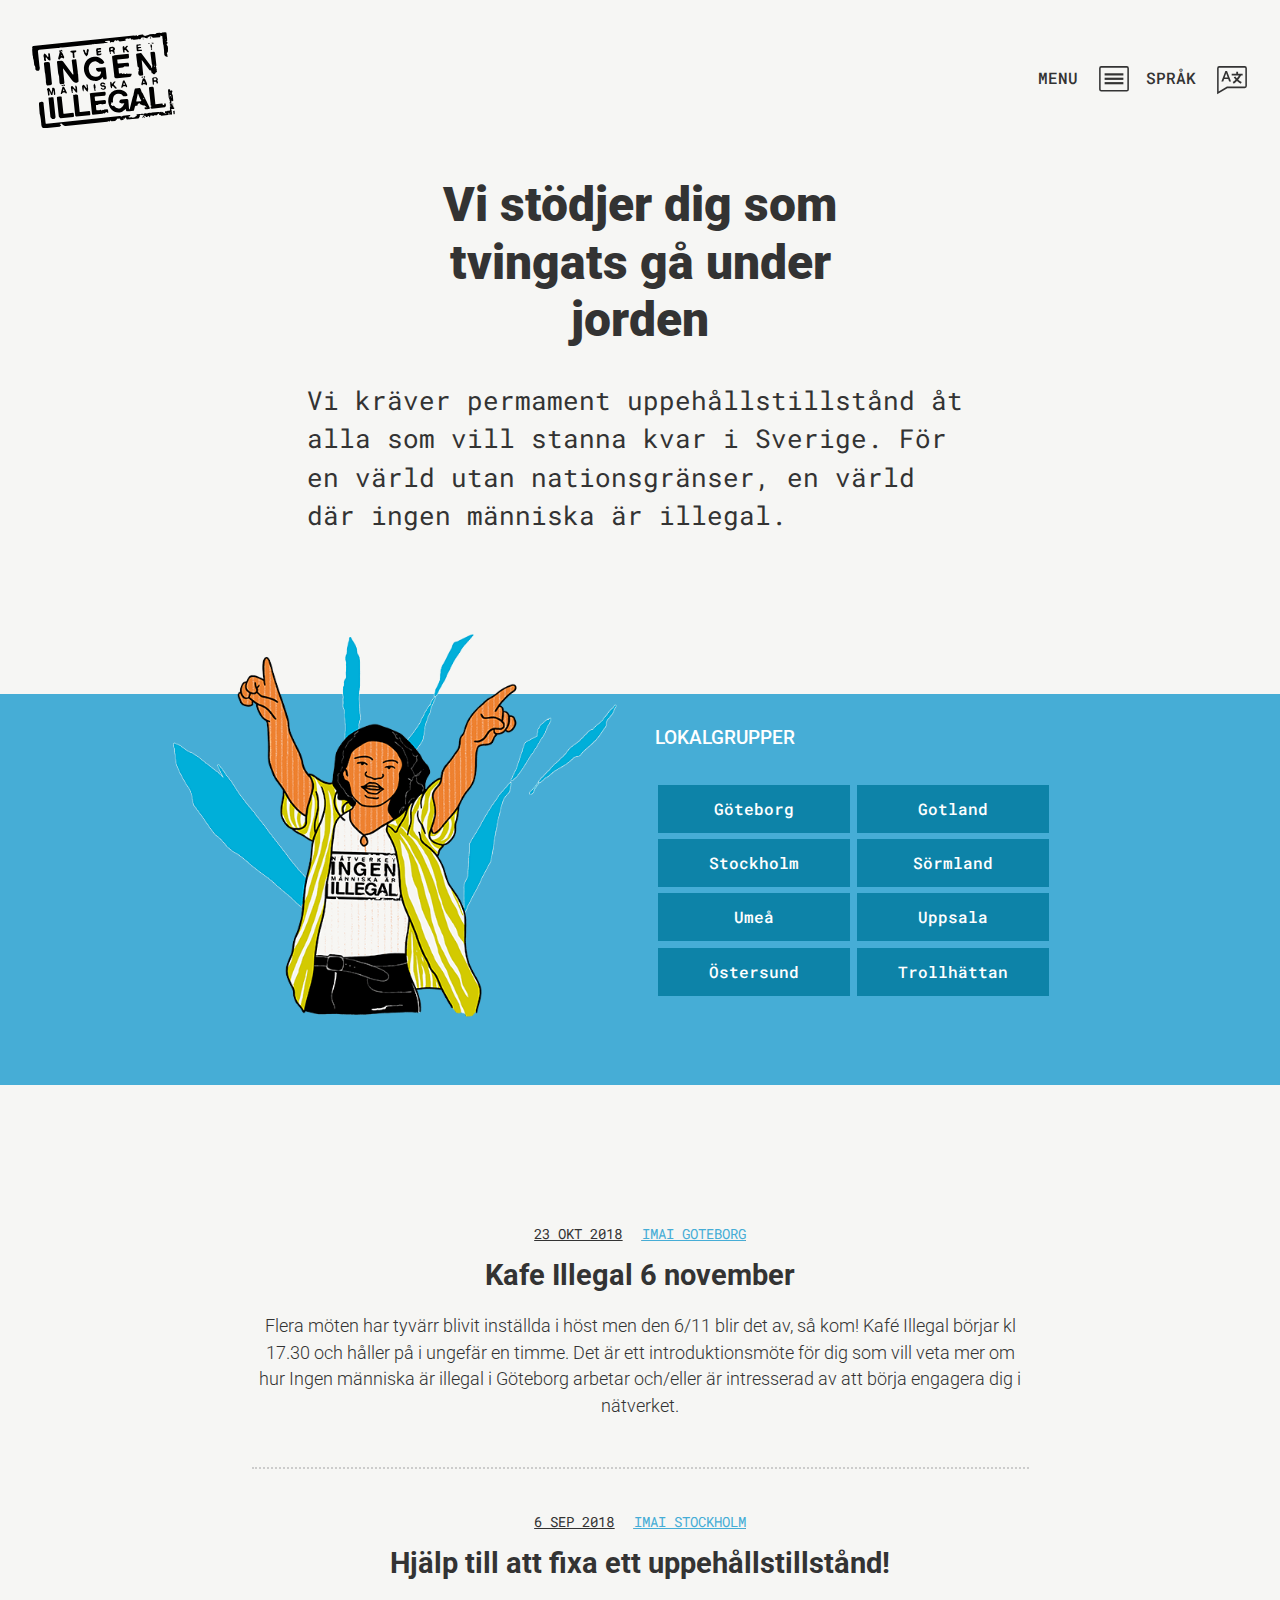
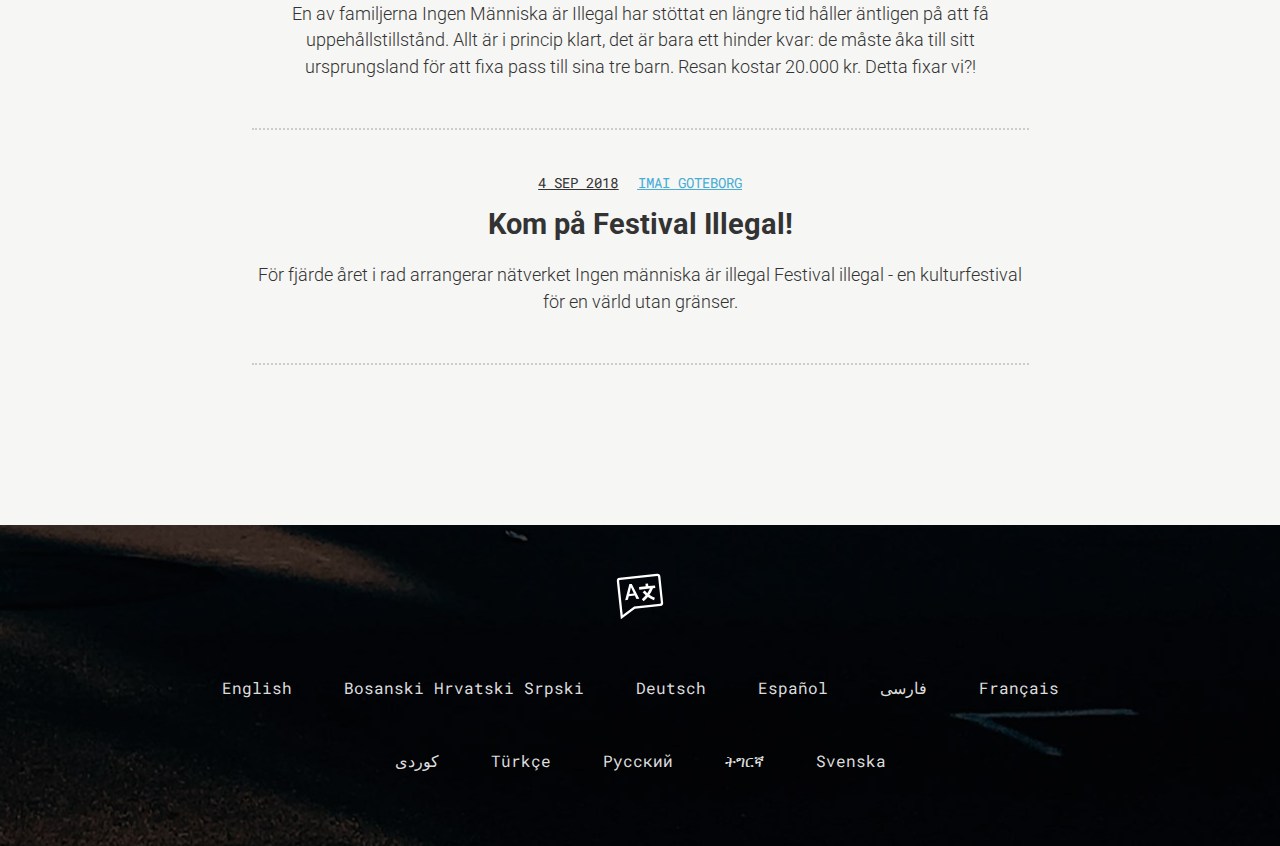
<file: index.html>
<!DOCTYPE html>
<html lang="sv">

<head>
    <meta charset="UTF-8">
    <meta name="viewport" content="width=device-width, initial-scale=1">
    <title>Ingen Illegal</title>
    <link href="https://fonts.googleapis.com/css?family=Source+Code+Pro:300,400,500,600,700" rel="stylesheet">
    <link rel="stylesheet" href="https://use.fontawesome.com/releases/v5.5.0/css/all.css" integrity="sha384-B4dIYHKNBt8Bc12p+WXckhzcICo0wtJAoU8YZTY5qE0Id1GSseTk6S+L3BlXeVIU"
        crossorigin="anonymous">
    <link href="https://fonts.googleapis.com/css?family=Roboto+Mono:400,500|Roboto:300,400,500,700,900&amp;subset=latin-ext"
        rel="stylesheet">
    <link rel="apple-touch-icon" sizes="180x180" href="favicon/apple-touch-icon.png">
    <link rel="icon" type="image/png" sizes="32x32" href="favicon/">
    <link rel="icon" type="image/png" sizes="16x16" href="favicon/favicon-16x16.png">
    <link rel="manifest" href="favicon/site.webmanifest">
    <link rel="mask-icon" href="favicon/safari-pinned-tab.svg" color="#5bbad5">
    <meta name="msapplication-TileColor" content="#f6f6f4">
    <meta name="theme-color" content="#F6F6F4">

    <link rel="stylesheet" href="css/style.css">

</head>

<body>



    <div class="navigation">
            <a href="index.html" class="logo">
                <svg id="Layer_1" data-name="Layer 1" xmlns="http://www.w3.org/2000/svg" viewBox="0 0 86.3 58.05"><title>logo</title><path class="cls-1" d="M657.62,370a.48.48,0,0,1-.24,0,.55.55,0,0,1-.21-.2l-.77-1.07a1.53,1.53,0,0,0-.28-.29l-.08-.07-.33-.24,0,0a.7.7,0,0,0-.32-.1.51.51,0,0,0-.29.18.46.46,0,0,0-.1.34.52.52,0,0,1-.09.32.54.54,0,0,0-.09.34l0,.34a1.1,1.1,0,0,0,.07.31,1.41,1.41,0,0,1,.08.3l.15.89a1.34,1.34,0,0,1,0,.4l0,.15a1.64,1.64,0,0,0,0,.38.48.48,0,0,0,.19.29l.21.14a.61.61,0,0,0,.37.08l.1,0a.54.54,0,0,0,.32-.21l0,0a.45.45,0,0,0,.08-.33.59.59,0,0,0-.1-.25.72.72,0,0,1-.08-.28l-.08-.71a.54.54,0,0,1,.11-.35.18.18,0,0,1,.27,0l1,1.21a2.52,2.52,0,0,0,.3.27l.31.21a.92.92,0,0,0,.36.13,1.41,1.41,0,0,0,.28,0s.13-.08.19-.18a.69.69,0,0,0,.09-.38l-.36-3.4a.44.44,0,0,0-.2-.31l-.12-.07a.65.65,0,0,0-.35-.09.46.46,0,0,0-.28.18l0,0a.61.61,0,0,0-.1.37l.16,1.5A.22.22,0,0,1,657.62,370Z" transform="translate(-647.85 -354.97)"/><path class="cls-1" d="M664.54,367.52l-.86,3.32a.65.65,0,0,0,0,.34.77.77,0,0,0,.22.27l0,0a.69.69,0,0,0,.36.13h.08a.66.66,0,0,0,.36-.13h0a1.58,1.58,0,0,0,.26-.31l.18-.32a.43.43,0,0,1,.3-.21l.51-.08a.52.52,0,0,1,.36.09h0l.3.23a.58.58,0,0,0,.34.07.33.33,0,0,0,.25-.21l.09-.26a1.08,1.08,0,0,0,0-.4h0a1,1,0,0,0-.16-.37l0-.05a2,2,0,0,1-.19-.36l-.35-.78c0-.11-.12-.27-.17-.37l-.1-.22a1.5,1.5,0,0,0-.23-.33l-.43-.47a.7.7,0,0,0-.28-.17.16.16,0,0,1-.13-.15.51.51,0,0,1,.06-.22c0-.05.14-.06.24,0l.36.13a.33.33,0,0,0,.31,0,.32.32,0,0,0,.11-.25.4.4,0,0,0-.19-.26l-.1-.06a1.43,1.43,0,0,1-.29-.24.33.33,0,0,0-.26-.11.56.56,0,0,0-.26.18.53.53,0,0,1-.31.19h-.07a.89.89,0,0,1-.37,0,.2.2,0,0,0-.24.11.34.34,0,0,0,.05.32l.19.23a.82.82,0,0,1,.14.25.4.4,0,0,1,0,.21C664.62,367.27,664.57,367.41,664.54,367.52Zm1,1.53h0a.32.32,0,0,1,.28.11.34.34,0,0,1,0,.26.31.31,0,0,1-.24.13.25.25,0,0,1-.22-.21v-.07A.19.19,0,0,1,665.56,369.05Z" transform="translate(-647.85 -354.97)"/><path class="cls-1" d="M673.58,367.34a.45.45,0,0,1,.31-.19l.2,0a.82.82,0,0,0,.36-.15l.07-.06a.48.48,0,0,0,.13-.34v-.1a.66.66,0,0,0-.13-.32.45.45,0,0,0-.31-.1l-.26,0a1.08,1.08,0,0,0-.27.05,1.47,1.47,0,0,1-.26.05l-1.76.18a1,1,0,0,0-.37.13l-.11.07a.35.35,0,0,0-.15.31v0a.56.56,0,0,0,.19.33l.11.08a.57.57,0,0,0,.36.09l.16,0a.57.57,0,0,1,.36.11l0,0a.75.75,0,0,1,.18.34l.14,1.38a1.34,1.34,0,0,1,0,.36,1,1,0,0,0,0,.35l0,.24a.51.51,0,0,0,.19.32l.18.14a.56.56,0,0,0,.35.09.4.4,0,0,0,.28-.2.81.81,0,0,0,.07-.38l-.24-2.23a.73.73,0,0,1,.09-.38Z" transform="translate(-647.85 -354.97)"/><path class="cls-1" d="M681.93,365.47l-.11-.06a.56.56,0,0,0-.29-.09.77.77,0,0,0-.26.13l0,0a.6.6,0,0,0-.2.32l-.18.86c0,.11,0,.29,0,.41v.23a1,1,0,0,1-.1.38c-.05.1-.13.18-.19.17s-.14-.08-.19-.18a2.84,2.84,0,0,0-.18-.31,2.64,2.64,0,0,1-.18-.3l-.08-.17a.66.66,0,0,1-.07-.32,1.09,1.09,0,0,0-.07-.32l0,0a1.2,1.2,0,0,0-.21-.31.6.6,0,0,0-.32-.15l-.06,0a.78.78,0,0,0-.35,0,.3.3,0,0,0-.13.25,1.23,1.23,0,0,0,.08.36l.13.39c0,.1.12.27.17.37l.13.23a1.07,1.07,0,0,1,.13.38l0,.19a1,1,0,0,0,.16.37l.13.16.26.32.58.72a.29.29,0,0,0,.31.09l.14-.06a.3.3,0,0,0,.2-.24.32.32,0,0,1,.17-.26.75.75,0,0,0,.24-.29l.07-.15a1.72,1.72,0,0,0,.1-.39l.08-.68c0-.11.05-.29.08-.4l.24-.87a1.81,1.81,0,0,0,0-.4v-.09A.44.44,0,0,0,681.93,365.47Z" transform="translate(-647.85 -354.97)"/><path class="cls-1" d="M688,365.67l1.51-.16a.21.21,0,0,0,.18-.23l0-.15a.59.59,0,0,0-.17-.33l-.15-.12a.53.53,0,0,0-.36-.11h-.16a3.41,3.41,0,0,0-.37.08l-.37.09-.13,0c-.11,0-.29.05-.4.07l-.5.05a.31.31,0,0,0-.25.22l0,.21a1,1,0,0,1-.17.37v0a.59.59,0,0,0-.11.32.56.56,0,0,0,.08.22.53.53,0,0,1,.09.27l.15,1.49a2.43,2.43,0,0,1,0,.36c0,.09,0,.23,0,.31a.52.52,0,0,0,.18.28l.21.16a.52.52,0,0,0,.36.1l1.26-.13a1.07,1.07,0,0,0,.38-.13l.32-.2a.72.72,0,0,0,.25-.3,2.19,2.19,0,0,0,.08-.27.2.2,0,0,0-.06-.15.43.43,0,0,0-.27,0l-.34,0a1.1,1.1,0,0,0-.31.07.92.92,0,0,1-.25.05,1.71,1.71,0,0,1-.32,0A.6.6,0,0,1,688,368l0,0a.66.66,0,0,1-.16-.24.53.53,0,0,1,.1-.28h0a.48.48,0,0,1,.32-.19l1-.12a.49.49,0,0,0,.32-.18.62.62,0,0,0,.11-.34.39.39,0,0,0-.19-.27l-.05,0a.84.84,0,0,0-.38-.08l-1,.09a.47.47,0,0,1-.33-.1.27.27,0,0,1,0-.44A.49.49,0,0,1,688,365.67Z" transform="translate(-647.85 -354.97)"/><path class="cls-1" d="M697.24,364.12c-.19-.08-.54-.18-.54-.18a1.39,1.39,0,0,0-.41,0l-.69.05a.77.77,0,0,0-.36.12.89.89,0,0,1-.37.14.37.37,0,0,0-.28.21l-.09.22a.83.83,0,0,0-.06.33.61.61,0,0,1,0,.27,1,1,0,0,0,0,.32l.1,1a.65.65,0,0,0,.17.34l.08.08a.59.59,0,0,1,.16.3.64.64,0,0,1,0,.25.52.52,0,0,0,0,.29.66.66,0,0,0,.13.31.45.45,0,0,0,.31.1c.09,0,.12-.09.15-.16a1.45,1.45,0,0,0,0-.3.49.49,0,0,0-.11-.27.58.58,0,0,1-.12-.3.43.43,0,0,1,.09-.3,1.06,1.06,0,0,1,.29-.2,1,1,0,0,1,.38-.08h.18a.47.47,0,0,1,.31.18l.17.27a.7.7,0,0,0,.26.23.61.61,0,0,1,.17.11s0,.09,0,.13a.27.27,0,0,0,0,.24.59.59,0,0,0,.18.27.48.48,0,0,0,.34.08h.05a.23.23,0,0,0,.19-.24l0-.2a.66.66,0,0,0-.1-.29c0-.05-.1-.11-.1-.14a.12.12,0,0,1,.05-.11.37.37,0,0,0,0-.26l-.16-.45c0-.11-.08-.26-.1-.33l.06,0a1,1,0,0,0,.46-1A1,1,0,0,0,697.24,364.12Zm-.83,1.55a.81.81,0,0,1-.37.15h-.12a.58.58,0,0,1-.36-.1l-.06,0a.52.52,0,0,1-.18-.33v0a.59.59,0,0,1,.09-.35.43.43,0,0,1,.3-.18l.59-.06c.42,0,.51.15.54.38S696.41,365.67,696.41,365.67Z" transform="translate(-647.85 -354.97)"/><path class="cls-1" d="M703.64,363.8a.53.53,0,0,0-.08-.25.59.59,0,0,0-.17-.13s-.17,0-.25.09l-.3.26a.65.65,0,0,0-.17.34v.11a2.81,2.81,0,0,0,0,.41l.13,1.22a1.31,1.31,0,0,0,.08.34,1.32,1.32,0,0,1,.07.3.43.43,0,0,1,0,.22.31.31,0,0,0,0,.19.8.8,0,0,0,.15.31l.16.2c.08.08.19.15.25.14a.49.49,0,0,0,.24-.17l0-.07a.51.51,0,0,0,.1-.36l-.07-.75a.34.34,0,0,1,.11-.3.75.75,0,0,1,.34-.1h0a.52.52,0,0,1,.34.16l.81,1a.9.9,0,0,0,.32.23l.12,0a.83.83,0,0,0,.33.05c.07,0,.17-.1.21-.2l.05-.11a.34.34,0,0,0-.05-.34L705,365a.24.24,0,0,1,0-.31l.79-1a.33.33,0,0,0,0-.33v0a.35.35,0,0,0-.31-.15l-.26,0a.54.54,0,0,0-.34.18l-.66.74a2.24,2.24,0,0,1-.22.22.25.25,0,0,1-.23,0,.18.18,0,0,1-.11-.21A.89.89,0,0,0,703.64,363.8Z" transform="translate(-647.85 -354.97)"/><path class="cls-1" d="M712.12,363.23a.84.84,0,0,1,.37-.14l.91-.1.28,0a.22.22,0,0,0,.14-.09.37.37,0,0,0,0-.16s-.06-.11-.13-.15a.82.82,0,0,0-.33-.05h0a.86.86,0,0,1-.38-.1l0,0a.68.68,0,0,0-.31-.08,1.22,1.22,0,0,0-.32.11h0a1.36,1.36,0,0,1-.29.11.61.61,0,0,1-.25,0,.75.75,0,0,0-.34,0l-.24,0a.24.24,0,0,0-.21.23v.06c0,.12,0,.3,0,.41l0,.29a1.47,1.47,0,0,0,0,.36c0,.09,0,.25,0,.36l.07.7a2.6,2.6,0,0,0,.06.3,1.22,1.22,0,0,1,0,.25.71.71,0,0,1,0,.21.74.74,0,0,0,0,.25V366a.73.73,0,0,0,.15.36l.1.12a.41.41,0,0,0,.34.13l1.32-.13.34,0a.86.86,0,0,1,.24,0h.26a.51.51,0,0,0,.31-.17l.07-.08a.47.47,0,0,0,.12-.24.49.49,0,0,0-.15-.23.54.54,0,0,0-.35-.11l-1,.11-.34,0a.37.37,0,0,1-.29-.1l0,0a.51.51,0,0,1-.17-.3.65.65,0,0,1,.09-.35l0,0a.46.46,0,0,1,.31-.2l1-.11a.46.46,0,0,0,.3-.19.63.63,0,0,0,.09-.25s-.07-.12-.16-.18a.58.58,0,0,0-.36-.1l-1,.1a.54.54,0,0,1-.35-.11l-.06,0a.52.52,0,0,1-.16-.27.33.33,0,0,1,.15-.26Z" transform="translate(-647.85 -354.97)"/><path class="cls-1" d="M719.58,362.59a.54.54,0,0,0-.09.34l.12,1.15a.67.67,0,0,0,.12.31.56.56,0,0,1,.2.29v.05a.44.44,0,0,1-.13.31.42.42,0,0,0-.06.26.78.78,0,0,0,.14.33v0a.34.34,0,0,0,.29.14.46.46,0,0,0,.28-.18l0,0a.69.69,0,0,0,.1-.37v0a.47.47,0,0,0-.19-.32l-.18,0a.33.33,0,0,1-.14-.2c0-.05.09-.15.18-.21a.92.92,0,0,0,.23-.29.9.9,0,0,0,0-.37l-.09-.88a.52.52,0,0,0-.18-.32l-.09-.06a.48.48,0,0,0-.32-.08A.56.56,0,0,0,719.58,362.59Z" transform="translate(-647.85 -354.97)"/><path class="cls-1" d="M656.28,385.39v.11a1.59,1.59,0,0,0,.09.39,1.69,1.69,0,0,1,.08.39l0,.19a.82.82,0,0,0,.13.37l.28.38a.37.37,0,0,0,.32.14l1.37-.14a1.34,1.34,0,0,0,.39-.11l.46-.21a1.23,1.23,0,0,0,.31-.24l.1-.11a.59.59,0,0,0,.11-.36l-1.32-12.57a.31.31,0,0,0-.22-.25l-.75-.22a1.35,1.35,0,0,0-.4,0l-1.55.16a.65.65,0,0,0-.34.17l-.17.19a.54.54,0,0,0-.12.36l.53,5c0,.11,0,.29.06.4l.19.83c0,.11,0,.29.06.4l.35,3.3a2.81,2.81,0,0,1,0,.41l0,.6A2.75,2.75,0,0,0,656.28,385.39Z" transform="translate(-647.85 -354.97)"/><path class="cls-1" d="M663.11,372.69l-.06.1a.58.58,0,0,0-.09.38l.68,6.47a1.89,1.89,0,0,0,.08.4l.43,1.48a1.87,1.87,0,0,1,.07.4l.26,3.79a.73.73,0,0,0,.15.35l.27.33a.44.44,0,0,0,.33.13l1.72-.18a.42.42,0,0,0,.3-.2l.12-.2a.73.73,0,0,0,.08-.38l-.86-8.21c0-.11,0-.23.08-.25a.18.18,0,0,1,.18.07c0,.07.15.19.21.28l5,6.65.26.32.31.35a1.58,1.58,0,0,0,.31.26l.49.3a.89.89,0,0,0,.38.12h0a.57.57,0,0,1,.33.16.43.43,0,0,0,.32.11l.44-.05a.66.66,0,0,0,.35-.16l.13-.12a.82.82,0,0,1,.28-.18.55.55,0,0,0,.24-.22l0-.08a.61.61,0,0,0,.1-.37l-.27-3.93a1.13,1.13,0,0,0-.1-.37,1.31,1.31,0,0,1-.09-.34,2.44,2.44,0,0,1,0-.38v0a1.79,1.79,0,0,0,0-.4l-.92-7.39a.37.37,0,0,0-.2-.27.66.66,0,0,0-.37,0h0a2.38,2.38,0,0,1-.4.07l-.65.06a2.83,2.83,0,0,0-.4.08l-.44.15a.41.41,0,0,0-.25.25,1.36,1.36,0,0,0,0,.4l1,7.88a.37.37,0,0,1-.14.31.22.22,0,0,1-.28-.06l-5.93-7.88a.73.73,0,0,0-.32-.23l-.35-.13a1.07,1.07,0,0,0-.4-.05l-2,.22A.52.52,0,0,0,663.11,372.69Z" transform="translate(-647.85 -354.97)"/><path class="cls-1" d="M685.31,370c-4.23.44-6.44,4.11-6,8.16a8.87,8.87,0,0,0,.18,1c.08.29.17.29.28.57,0,.07,0,.43.08.5a6.87,6.87,0,0,0,5.09,4.27,1,1,0,0,0,.43,0,.74.74,0,0,1,.25,0c.11,0,.25.1.37.1a7,7,0,0,0,.78,0,5.1,5.1,0,0,0,.5-.19c.18,0,.21.06.38,0l.28-.09c.13-.05.19-.19.32-.25s.26,0,.36-.07a5.28,5.28,0,0,0,1.86-1.69l.1.07a.71.71,0,0,1,.22.32l.13.55a.78.78,0,0,0,.21.33h0a.53.53,0,0,0,.32.12.92.92,0,0,0,.28-.09.39.39,0,0,1,.32,0h0a1.07,1.07,0,0,0,.4.05h.1a.39.39,0,0,0,.29-.21v0A2.46,2.46,0,0,0,693,383l0-.13a1.36,1.36,0,0,0,0-.4l-.6-5.69a.61.61,0,0,0-.17-.34l-.09-.09a.51.51,0,0,0-.35-.13l-4.74.5c-.11,0-.32,0-.4.11h0a.77.77,0,0,0-.05.43v.15a1.83,1.83,0,0,0,.09.39l.15.37a.78.78,0,0,0,.24.3l.6.41a.71.71,0,0,0,.38.09l1.35-.14c.25,0,.25.51.23.62a3.16,3.16,0,0,1-3.08,2.55c-2.69.28-4.1-1.89-4.34-4.16s.73-4.81,3.43-5.1c1.23-.13,3,1.26,3,1.26a.82.82,0,0,0,.36.15l.58.05a1.79,1.79,0,0,1,.39.13l0,0a.45.45,0,0,0,.36,0l1-.56a.44.44,0,0,0,.2-.31.25.25,0,0,0,0-.13C690.6,371,687.79,369.78,685.31,370Z" transform="translate(-647.85 -354.97)"/><path class="cls-1" d="M697.51,369.23a.71.71,0,0,1-.27.08.45.45,0,0,1-.22,0s-.14,0-.25,0h0a.81.81,0,0,0-.33.12.3.3,0,0,0-.12.25c0,.09,0,.22,0,.3a.75.75,0,0,1,0,.26,1.58,1.58,0,0,0,0,.31l1.26,10.61c0,.11,0,.3,0,.41l.08.56a.61.61,0,0,0,.19.33l.37.29a.69.69,0,0,0,.36.13h.08a1.36,1.36,0,0,1,.4,0h0a1.79,1.79,0,0,0,.4,0l7.36-.77a.93.93,0,0,0,.32-.1.59.59,0,0,1,.3-.09.45.45,0,0,0,.29-.18l0-.06a1.76,1.76,0,0,0,.17-.37l.23-.73a.35.35,0,0,0-.08-.33.43.43,0,0,0-.35-.1l-.36,0a1.23,1.23,0,0,1-.32,0l-.21,0a.5.5,0,0,0-.21,0c-.07,0-.23,0-.3,0l0,0a.65.65,0,0,1-.37.12h-.16a.3.3,0,0,1-.28-.13l-.13-.06c-.05-.1-.23-.1-.33-.09s-.1.06-.15.15-.05.13-.1.16a.48.48,0,0,1-.21.08l-.51.05a.28.28,0,0,1-.28-.17.18.18,0,0,1-.09-.15c0-.11-.12-.13-.2-.12a.65.65,0,0,0-.2.05c-.1,0-.16,0-.19.05a.71.71,0,0,1-.32.21h0a.51.51,0,0,1-.35-.13l-.08-.09a.4.4,0,0,0-.27-.13l-.32,0-1.09.12a.2.2,0,0,1-.22-.18l-.31-2.94a.22.22,0,0,1,.18-.23l2.43-.25a.75.75,0,0,0,.35-.16l.13-.13a1.26,1.26,0,0,0,.23-.24.66.66,0,0,1,.26-.18.51.51,0,0,1,.28,0,1.1,1.1,0,0,0,.3,0h.14a2.8,2.8,0,0,1,.41,0h.5a2.81,2.81,0,0,0,.41,0l.32,0a1,1,0,0,0,.36-.12.22.22,0,0,0,.11-.24,2.47,2.47,0,0,1-.06-.29,1.08,1.08,0,0,1,0-.34l0-.09a.74.74,0,0,0,0-.39l-.12-.31a.9.9,0,0,0-.24-.31l-.08-.06a.6.6,0,0,0-.37-.11l-5.6.59a.42.42,0,0,1-.33-.14l0,0a.81.81,0,0,1-.15-.37l-.17-1.66a.33.33,0,0,1,.07-.28,1.11,1.11,0,0,1,.29-.09l6-.63a.82.82,0,0,0,.36-.15l.24-.19a.3.3,0,0,0,.12-.25.47.47,0,0,1,0-.2,1.62,1.62,0,0,0,0-.3l-.12-1.13a1.44,1.44,0,0,0-.1-.37.46.46,0,0,0-.29-.19l-.54.06-.43.09-7.27.78A1.48,1.48,0,0,0,697.51,369.23Z" transform="translate(-647.85 -354.97)"/><path class="cls-1" d="M657.54,393a.3.3,0,0,0,.15.3l.16.09a.34.34,0,0,0,.34,0l.14-.1a.36.36,0,0,0,.13-.32l-.06-.32c0-.11,0-.29,0-.41l-.14-1.24a.36.36,0,0,1,.06-.26s.11,0,.16.13l.43.91a1.82,1.82,0,0,1,.12.35,2,2,0,0,0,.12.34l.2.43a.32.32,0,0,0,.29.16l.34,0a.31.31,0,0,0,.25-.22l.07-.33c0-.11,0-.26.06-.32a2.55,2.55,0,0,1,.05-.32l.31-1.33c0-.11.08-.18.11-.16a.36.36,0,0,1,.09.24l.21,2a.86.86,0,0,0,.11.3.34.34,0,0,0,.25.08.8.8,0,0,0,.32-.14h0a.42.42,0,0,0,.14-.33l-.32-3.06a.78.78,0,0,0-.16-.36l-.19-.19a.79.79,0,0,0-.34-.2l-.26-.05a.71.71,0,0,0-.38.05l-.06,0a.49.49,0,0,0-.21.3,1.35,1.35,0,0,0,0,.4v.06a1,1,0,0,1,0,.39l-.34,1.61a.71.71,0,0,1-.05.2l-.09-.19-1.06-2.29a.48.48,0,0,0-.28-.24l-.23-.06a.62.62,0,0,0-.38,0l-.25.13a.73.73,0,0,0-.28.27l-.11.2a.58.58,0,0,0-.05.37,1.73,1.73,0,0,0,.16.37l.09.15a1.07,1.07,0,0,1,.13.38l.23,1.78a2.8,2.8,0,0,1,0,.41Z" transform="translate(-647.85 -354.97)"/><path class="cls-1" d="M665.42,392.41l0,0a.9.9,0,0,0,.35.05.42.42,0,0,0,.24-.12c0-.06.12-.2.17-.3l0-.06a.76.76,0,0,1,.25-.28.9.9,0,0,1,.36-.12l.71-.08a.88.88,0,0,1,.3,0,.55.55,0,0,1,.21.2l.07.11a2.6,2.6,0,0,0,.2.28c0,.06.07.13.15.12a.78.78,0,0,0,.35-.18.54.54,0,0,0,.12-.34h0a1,1,0,0,0-.09-.38,4.38,4.38,0,0,1-.39-.7c-.05-.17-.37-.83-.37-.83l-.78-1.56a.32.32,0,0,0-.29-.16l-.5.06a.3.3,0,0,0-.25.21l-1,3.78A.23.23,0,0,0,665.42,392.41Zm1.35-2.59c0-.11.05-.17.13-.18a.53.53,0,0,1,.32.21l.15.49a.28.28,0,0,1-.08.31l-.07.06a.37.37,0,0,1-.35,0l-.09,0a.26.26,0,0,1-.14-.28Z" transform="translate(-647.85 -354.97)"/><path class="cls-1" d="M667.48,387.59a.37.37,0,0,0,.25-.2.66.66,0,0,0,0-.37.52.52,0,0,0-.27-.23.89.89,0,0,0-.39,0,.82.82,0,0,0-.36.28.15.15,0,0,0,.05.22,3.45,3.45,0,0,0,.34.19A.82.82,0,0,0,667.48,387.59Z" transform="translate(-647.85 -354.97)"/><path class="cls-1" d="M666,387.67a.42.42,0,0,0,.33,0c.08,0,.2-.08.21-.19s.06-.3,0-.34-.13-.2-.25-.18a1.29,1.29,0,0,0-.38.05.36.36,0,0,0-.19.26.4.4,0,0,0,.06.22C665.84,387.57,665.91,387.6,666,387.67Z" transform="translate(-647.85 -354.97)"/><path class="cls-1" d="M672.83,389.4l1.42,1.82a1.24,1.24,0,0,0,.29.27l.07.05a1,1,0,0,0,.46.07h0c.11,0,.12-.08.13-.17a2.07,2.07,0,0,0,0-.36l-.11-2.46a1.07,1.07,0,0,0-.11-.37,1.65,1.65,0,0,1-.16-.36l-.05-.16a.73.73,0,0,0-.18-.31.34.34,0,0,0-.23-.1.42.42,0,0,0-.24.17.58.58,0,0,0-.1.36l.16,1.54c0,.11,0,.22-.11.24a.3.3,0,0,1-.26-.13l-1.41-1.8a.39.39,0,0,0-.32-.14H672a.65.65,0,0,0-.34.17l0,0a1.09,1.09,0,0,0-.19.35l-.07.31a1.34,1.34,0,0,0,0,.4l.15.87c0,.11,0,.3.05.41v.23a1.05,1.05,0,0,0,.12.38l0,.07a3.35,3.35,0,0,1,.15.35.65.65,0,0,1,0,.34.34.34,0,0,0,.11.3h0a.55.55,0,0,0,.29.12.31.31,0,0,0,.21-.18.63.63,0,0,0,.05-.29.49.49,0,0,0-.13-.23.19.19,0,0,1,0-.26h0a.69.69,0,0,0,.1-.37l-.08-1a.3.3,0,0,1,.11-.27A.24.24,0,0,1,672.83,389.4Z" transform="translate(-647.85 -354.97)"/><path class="cls-1" d="M678.23,387.54a.61.61,0,0,0-.1.37l.16,1.56a.93.93,0,0,0,.14.38l0,0a.83.83,0,0,1,.13.28c0,.06,0,.19,0,.28a.82.82,0,0,0,.1.3.32.32,0,0,0,.23.13.34.34,0,0,0,.23-.18.3.3,0,0,0,0-.32.54.54,0,0,1-.13-.28.42.42,0,0,1,.17-.25.35.35,0,0,0,.12-.32l0-.09a1.85,1.85,0,0,0-.08-.29.81.81,0,0,1-.07-.26.25.25,0,0,1,.1-.25c.06,0,.17,0,.24.08a1.06,1.06,0,0,1,.15.27l.16.29.32.49.25.33.36.45a1.58,1.58,0,0,0,.31.26l.07.05a1.27,1.27,0,0,0,.38.11h.1a.19.19,0,0,0,.2-.19.58.58,0,0,0-.12-.34.25.25,0,0,1,0-.3l.11-.16a.68.68,0,0,0,.09-.37l-.08-.65a2,2,0,0,0-.08-.33,1.9,1.9,0,0,1-.08-.34l0-.25,0-.4,0-.46a.58.58,0,0,0-.17-.34l-.09-.08a.47.47,0,0,0-.31-.12.35.35,0,0,0-.24.14.6.6,0,0,0,0,.34l.18,1.51a.2.2,0,1,1-.36.15l-1.25-1.71a.36.36,0,0,0-.3-.14.53.53,0,0,0-.3.18Z" transform="translate(-647.85 -354.97)"/><path class="cls-1" d="M685.4,390.1a.49.49,0,0,0,.17.24l.08.06a.64.64,0,0,0,.32.12.87.87,0,0,0,.32-.13.31.31,0,0,0,.13-.25.6.6,0,0,0-.17-.28l-.11-.11a.47.47,0,0,1-.14-.28.89.89,0,0,1,.12-.3l.12-.18a.6.6,0,0,0,.09-.37l-.1-1a2,2,0,0,0-.08-.37,1.8,1.8,0,0,0-.2-.31l-.05-.05a.3.3,0,0,1-.08-.27.57.57,0,0,0,0-.22.36.36,0,0,0-.12-.19.17.17,0,0,0-.19,0,.37.37,0,0,0-.09.22.74.74,0,0,1-.13.29.83.83,0,0,0-.22.66l.16,1.47a.66.66,0,0,0,.16.35l.06.07a.67.67,0,0,1,.15.29.43.43,0,0,1-.12.28A.41.41,0,0,0,685.4,390.1Z" transform="translate(-647.85 -354.97)"/><path class="cls-1" d="M691.12,389.24l-.21,0a.56.56,0,0,1-.4-.16c-.13-.1-.32-.13-.44-.29a.4.4,0,0,0-.3-.18c-.11,0-.18,0-.23.07a.55.55,0,0,0-.1.29.56.56,0,0,0,.21.37,1.63,1.63,0,0,0,.64.44,1.94,1.94,0,0,0,.76.05,2.05,2.05,0,0,0,1.21-.44,1.42,1.42,0,0,0,.29-1.16.84.84,0,0,0-.52-.71,2.54,2.54,0,0,0-.78-.3c-.13,0-.5,0-.64,0-.37,0-.59-.19-.63-.39a.43.43,0,0,1,.21-.42.68.68,0,0,1,.42-.16.79.79,0,0,1,.66.32.39.39,0,0,0,.32.14,1.56,1.56,0,0,0,.44,0,.36.36,0,0,0,.09-.43,1.7,1.7,0,0,0-.49-.47,2.1,2.1,0,0,0-.64-.26,3,3,0,0,0-.66,0,1.19,1.19,0,0,0-1,.61,1.17,1.17,0,0,0-.23.74,1.07,1.07,0,0,0,.83,1,2.87,2.87,0,0,0,.77.19c.52,0,.94.07,1,.5a.47.47,0,0,1-.18.39A1,1,0,0,1,691.12,389.24Z" transform="translate(-647.85 -354.97)"/><path class="cls-1" d="M696.38,387.71a.62.62,0,0,1,.38,0l.07,0a.82.82,0,0,1,.32.23l.73.84a1.53,1.53,0,0,0,.3.27l.14.08a.59.59,0,0,0,.37.08l.17,0a.34.34,0,0,0,.25-.23h0a.36.36,0,0,0-.1-.33l-.12-.11a2.57,2.57,0,0,1-.28-.29l-1.1-1.22a.82.82,0,0,1-.15-.36v-.11a.57.57,0,0,1,.11-.36l.56-.71a2.4,2.4,0,0,1,.27-.28.19.19,0,0,0,.05-.25.33.33,0,0,0-.29-.12l-.36,0a.54.54,0,0,0-.33.18l-.88,1.16a.27.27,0,0,1-.28.1A.35.35,0,0,1,696,386l-.06-.55a.52.52,0,0,0-.13-.3.39.39,0,0,0-.28-.08.4.4,0,0,0-.27.18h0a1.36,1.36,0,0,0-.14.34,2.07,2.07,0,0,0,0,.36l.21,1.94a1.05,1.05,0,0,0,.12.38l.3.53a.33.33,0,0,0,.3.15.25.25,0,0,0,.2-.23v-.21c0-.12,0-.3,0-.41V388A.27.27,0,0,1,696.38,387.71Z" transform="translate(-647.85 -354.97)"/><path class="cls-1" d="M703.79,384.3h0a.88.88,0,0,0-.43,0l-.12,0c-.12,0-.29,0-.32.1a2.73,2.73,0,0,0-.14.33l-.94,3.56c0,.11,0,.28,0,.33s.14.13.22.12a1.07,1.07,0,0,0,.32-.12l.1-.05a.7.7,0,0,0,.25-.29l0-.12a.75.75,0,0,1,.2-.28.91.91,0,0,1,.34-.11l.65-.07a.89.89,0,0,1,.37,0,.68.68,0,0,1,.27.24l.17.27a.35.35,0,0,0,.31.15h0a.35.35,0,0,0,.27-.22l.06-.19a.53.53,0,0,0,0-.37l-1.46-3C704,384.55,703.89,384.36,703.79,384.3Zm.14,2.51a.4.4,0,0,1-.28.18l-.22,0a.27.27,0,0,1-.25-.09.61.61,0,0,1,0-.31l.12-.59c0-.11.13-.37.19-.37s.21.22.25.32l.21.5A.5.5,0,0,1,703.93,386.81Z" transform="translate(-647.85 -354.97)"/><path class="cls-1" d="M714,386.76l.18.26a.33.33,0,0,0,.27.15.4.4,0,0,0,.25-.2l.07-.13a.44.44,0,0,1,.3-.2l1.1-.11a.44.44,0,0,1,.34.13l.31.35a.45.45,0,0,0,.32.13.28.28,0,0,0,.22-.22l.07-.35a.73.73,0,0,0,0-.39l-.28-.8A3,3,0,0,0,717,385l-.76-1.54a1.1,1.1,0,0,0-.26-.31l-.07-.06a.61.61,0,0,0-.37-.1l-.5.05a.31.31,0,0,0-.25.22l-.83,3.13A.46.46,0,0,0,714,386.76Zm1.11-1.42.09-.52a.29.29,0,0,1,.21-.23.23.23,0,0,1,.25.16l.2.51a.5.5,0,0,1,0,.36.43.43,0,0,1-.3.2h-.14a.29.29,0,0,1-.27-.13A.85.85,0,0,1,715.09,385.34Z" transform="translate(-647.85 -354.97)"/><path class="cls-1" d="M716,382.57c.17-.14.34-.32.28-.53a.47.47,0,0,0-.32-.28.53.53,0,0,0-.48.12c-.15.14-.09.33,0,.51S715.86,382.71,716,382.57Z" transform="translate(-647.85 -354.97)"/><path class="cls-1" d="M714.45,382.75a.37.37,0,0,0,.41-.24.39.39,0,0,0-.19-.56.63.63,0,0,0-.44.05c-.16.07-.18.36-.15.47A.74.74,0,0,0,714.45,382.75Z" transform="translate(-647.85 -354.97)"/><path class="cls-1" d="M723.94,383.33c-.07-.61-1.11-1-1.11-1a1.1,1.1,0,0,0-.4-.05l-1.22.13a.49.49,0,0,0-.32.18l-.24.32a.69.69,0,0,0-.1.37l.23,2.14a1.67,1.67,0,0,0,.07.35,1.66,1.66,0,0,1,0,.26,1.39,1.39,0,0,1,0,.29,1,1,0,0,0,.07.35.27.27,0,0,0,.28.15h.08a.4.4,0,0,0,.29-.21.63.63,0,0,0,.08-.28.38.38,0,0,0-.06-.16.93.93,0,0,1-.07-.27l0-.17a.73.73,0,0,1,.09-.38l0-.07a.46.46,0,0,1,.31-.2l.68-.07c.21,0,.46.18.56.6a2.19,2.19,0,0,0,.15.44.27.27,0,0,0,.24.16.42.42,0,0,0,.27-.19s.27-.24.25-.47a2.81,2.81,0,0,0-.06-.35c-.06-.35-.1-.48-.43-.61,0,0-.1-.16,0-.21A1.18,1.18,0,0,0,723.94,383.33Zm-1.24.76a1.07,1.07,0,0,1-.38.13l-.28,0a.65.65,0,0,1-.36-.1.56.56,0,0,1-.17-.33l0-.33a1,1,0,0,1,0-.35c0-.06.23-.1.34-.11l.55-.06c.4,0,.63.1.67.49A.72.72,0,0,1,722.7,384.09Z" transform="translate(-647.85 -354.97)"/><path class="cls-1" d="M659,406.3a.68.68,0,0,0,.17.35l.87.86a.44.44,0,0,0,.34.12l.95-.09a.5.5,0,0,0,.31-.2l.36-.55a.59.59,0,0,0,.08-.37l-1.23-11.7a.34.34,0,0,0-.21-.27l-.07,0a1.1,1.1,0,0,0-.4-.05s-1.31.13-1.36.17a3.5,3.5,0,0,1-.62,0,.73.73,0,0,0-.36.1c0,.05,0,.22,0,.33Z" transform="translate(-647.85 -354.97)"/><path class="cls-1" d="M662.94,394.55a2.53,2.53,0,0,1,0,.38c0,.1,0,.27,0,.39l1.12,10.62a1.15,1.15,0,0,0,.12.37.93.93,0,0,0,.28.28,1.06,1.06,0,0,1,.3.26l.11.13a.42.42,0,0,0,.34.14l7.63-.8a.52.52,0,0,0,.32-.2l0,0a.64.64,0,0,0,.1-.38l-.15-1.38A1,1,0,0,0,673,404h0a.42.42,0,0,0-.33-.14l-5,.53a2.79,2.79,0,0,0-.4.07h0a.33.33,0,0,1-.3-.09.73.73,0,0,1-.12-.34l-1-9.05c0-.11,0-.79-.15-.85l-.28-.19a.93.93,0,0,0-.47,0,1.16,1.16,0,0,1-.26.08.49.49,0,0,1-.2,0l-1.06.11a1,1,0,0,0-.37.14h0a.42.42,0,0,0-.14.33Z" transform="translate(-647.85 -354.97)"/><path class="cls-1" d="M674.25,405.87l.11.12a.44.44,0,0,0,.34.14l8-.85a.54.54,0,0,0,.33-.18l0-.07a.57.57,0,0,0,.11-.36l-.15-1.38a.72.72,0,0,0-.14-.35.38.38,0,0,0-.32-.13l-5.26.58-.35,0-.19,0s-.05-.09-.06-.2l-1-9.86a.46.46,0,0,0-.2-.31l-.26-.16a.89.89,0,0,0-.38-.12l-.54,0a.82.82,0,0,0-.38.09l-.22.12a.35.35,0,0,1-.33,0,.72.72,0,0,0-.33-.07.42.42,0,0,0-.29.17.41.41,0,0,0,0,.34,1.48,1.48,0,0,1,.07.29,1.59,1.59,0,0,0,0,.29,3.69,3.69,0,0,1,0,.37l1.17,11.12A.69.69,0,0,0,674.25,405.87Z" transform="translate(-647.85 -354.97)"/><path class="cls-1" d="M684.34,404.87l.06.07a.44.44,0,0,0,.33.13l5.61-.59a.66.66,0,0,0,.35-.16l.19-.18a.25.25,0,0,1,.29-.05.59.59,0,0,0,.35.09h0a.67.67,0,0,0,.36-.14l.23-.2a1.45,1.45,0,0,1,.34-.2l.65-.22a.2.2,0,0,1,.25.13l.09.27a.17.17,0,0,0,.25.11l.13-.06a.3.3,0,0,0,.16-.29l-.15-1.46a.47.47,0,0,0-.18-.32.59.59,0,0,0-.35-.09l-1.69.18a.65.65,0,0,0-.34.17.45.45,0,0,1-.23.15.42.42,0,0,1-.25-.1.23.23,0,0,0-.29,0l-.23.19a.54.54,0,0,1-.28.13.36.36,0,0,1-.25-.15l-.14-.15a.42.42,0,0,0-.34-.12.87.87,0,0,0-.36.15h0a.59.59,0,0,1-.37.07l-.1,0a1.81,1.81,0,0,0-.4,0h-.53a.68.68,0,0,0-.32.08.27.27,0,0,1-.26,0c-.08,0-.13-.31-.17-.4a1.59,1.59,0,0,1-.07-.38l-.16-2.11a.31.31,0,0,1,.19-.28l.07,0a.75.75,0,0,1,.36,0,1.27,1.27,0,0,0,.33,0,.9.9,0,0,0,.31-.13l.22-.16a.68.68,0,0,1,.3-.12,1.17,1.17,0,0,0,.33-.09h0a1.29,1.29,0,0,1,.39-.08h.1a.57.57,0,0,0,.31-.08.23.23,0,0,1,.25.06.78.78,0,0,0,.33.19l.13,0a1,1,0,0,0,.39,0,1.83,1.83,0,0,0,.39-.09,1.21,1.21,0,0,1,.38-.06h.28a.94.94,0,0,0,.4-.07l.22-.09a.71.71,0,0,0,.27-.18.44.44,0,0,0,.08-.28,1.21,1.21,0,0,1,0-.37v-.06a1.83,1.83,0,0,0,0-.4v-.34a.5.5,0,0,0-.16-.34l-.28-.26a.5.5,0,0,0-.35-.12l-5.33.56a.44.44,0,0,1-.31-.08.53.53,0,0,1-.14-.3l-.21-1.8a.45.45,0,0,1,.07-.3.86.86,0,0,1,.3-.11l5.55-.55a1.36,1.36,0,0,0,.36-.1.53.53,0,0,0,.21-.29l.13-.66a1.41,1.41,0,0,0,0-.41l0-.33a.65.65,0,0,0-.17-.34l-.23-.2a.59.59,0,0,0-.36-.11l-7.91.83a.71.71,0,0,0-.32.11.42.42,0,0,1-.3,0,.22.22,0,0,0-.25.07.91.91,0,0,0,0,.34l1.27,12.07A.77.77,0,0,0,684.34,404.87Z" transform="translate(-647.85 -354.97)"/><path class="cls-1" d="M719.71,400.17a.5.5,0,0,0-.12.35l0,.35a.44.44,0,0,0,.2.3l.17.08a.72.72,0,0,0,.38.07l7.7-.8a.67.67,0,0,0,.33-.18l.36-.45a.57.57,0,0,0,.11-.36l-.11-1.06a.59.59,0,0,0-.15-.33.51.51,0,0,0-.34-.1h0a.51.51,0,0,0-.3.18.86.86,0,0,0-.08.28,1.76,1.76,0,0,1-.09.44.36.36,0,0,1-.36.19l-.29-.07a.4.4,0,0,1-.25-.27c0-.13,0-.26,0-.34a.28.28,0,0,0-.17-.22h-.34l-3.68.4a.2.2,0,0,1-.22-.18l-1-9.84a.45.45,0,0,0-.21-.29l-.43-.21a1.06,1.06,0,0,0-.39-.06l-1.17.12a1.28,1.28,0,0,0-.47.14l-.09.16a.38.38,0,0,0-.14.33l1,9.24c0,.12,0,.3,0,.41v0a2.68,2.68,0,0,1,0,.4v.05a1.07,1.07,0,0,0,0,.29s.09.14.18.2l.1.06a.51.51,0,0,1,.22.25.32.32,0,0,1-.1.29Z" transform="translate(-647.85 -354.97)"/><path class="cls-1" d="M718.41,362.24a.37.37,0,0,0,.25-.09c.07,0,.17-.15.24-.21a.46.46,0,0,0,.11-.25.16.16,0,0,0-.16-.13,2.3,2.3,0,0,0-.36,0h0a.29.29,0,0,0-.24.21,1,1,0,0,0,0,.31A.19.19,0,0,0,718.41,362.24Z" transform="translate(-647.85 -354.97)"/><path class="cls-1" d="M720.61,361.89a.82.82,0,0,0,.35.13h0a.67.67,0,0,0,.35,0v0l0-.35c0-.12-.08-.22-.15-.23h-.34l-.3,0-.31,0a.11.11,0,0,0-.11.1c0,.05.07.12.17.16A2.55,2.55,0,0,1,720.61,361.89Z" transform="translate(-647.85 -354.97)"/><path class="cls-1" d="M717,400.59a.2.2,0,0,1-.28.05l-.15-.11a.57.57,0,0,0-.35-.1.29.29,0,0,0-.23.22l-.06.32a.46.46,0,0,0,.08.36l.2.26a.42.42,0,0,0,.33.14l1.1-.12a2.79,2.79,0,0,0,.4-.07l.07,0a2.71,2.71,0,0,1,.41,0h.09a.39.39,0,0,0,.32-.16l.15-.23a.39.39,0,0,0,0-.35s-4.24-8.55-4.39-8.87-.49-.59-.63-1-.21-.71-.33-1-.46-.94-.46-.94a.31.31,0,0,0-.3-.16l-2.66.28a.33.33,0,0,0-.26.21s-.42,1.53-.48,1.92-.26,1.16-.31,1.62a14.4,14.4,0,0,1-.52,1.61l-1.79,7a.31.31,0,0,1-.23.21.19.19,0,0,1-.19-.19l-.41-5.1A.82.82,0,0,0,706,396l-.43-.45a1.7,1.7,0,0,0-.68-.09l-3.2.34a.8.8,0,0,0-.36.14l-.11.08a1.1,1.1,0,0,0-.27.3l-.21.34a.79.79,0,0,0-.08.38l.05.46a.31.31,0,0,0,.22.26l.08,0a1.74,1.74,0,0,1,.38.14l.36.2a.87.87,0,0,0,.39.07l1.36-.14c.11,0,.17.06.13.17s-1,2.79-2.91,3a3.18,3.18,0,0,1-3.15-1.41c-.1-.15-.13.06-.21-.11s-.89.12-1,0-.61-.46-.73-.67-.17-.33,0-.47.28-.14.31-.31-.41-.15-.42-.34.22-.36.45-.35a1.34,1.34,0,0,1,.53.09c.17.09.37.08.33-.45-.18-2.31.35-4.59,2.94-4.87a3.07,3.07,0,0,1,3.18,1.41.18.18,0,0,0,.15.08l.4,0,.21,0a.78.78,0,0,1,.4,0h0a1.26,1.26,0,0,0,.39,0l.68-.1c.43-.06.41-.61.37-.72-.88-2.47-3.56-3.32-6-3.06a5.91,5.91,0,0,0-5.46,4.91A8.94,8.94,0,0,0,694,396a7,7,0,0,0,0,1.52c.4,3.79,3,6.59,7,6.16,1.27-.13,3.27-2,3.27-2a.23.23,0,0,1,.26-.07.41.41,0,0,1,.13.27l.06.54a.54.54,0,0,0,.2.31l.18.12a.68.68,0,0,0,.37.09.93.93,0,0,0,.27-.07.55.55,0,0,1,.23,0h.35l.29,0,.3,0,2.32-.24a.33.33,0,0,0,.26-.22l.64-2.4a.57.57,0,0,1,.23-.3l.18-.09a.63.63,0,0,1,.38-.07H711a1,1,0,0,0,.39,0l.16-.06a.25.25,0,0,0,.16-.27l0-.26a.4.4,0,0,1,.12-.33l.45-.39a1,1,0,0,1,.34-.2l.22-.06a.15.15,0,0,1,.21.14l0,.33a.25.25,0,0,0,.21.23h.17a1.68,1.68,0,0,1,.38.12l.47.24.37.16.24.07a1.89,1.89,0,0,0,.4.08l.3,0a.82.82,0,0,1,.37.13l.57.36a2.6,2.6,0,0,1,.32.26l.2.2a.26.26,0,0,1,0,.31Zm-3.34-3.8-2.34.25a.41.41,0,0,1-.31-.11.45.45,0,0,1-.07-.33l.83-4c0-.11.08-.22.13-.23s.11,0,.15.07.1.19.15.29a1.55,1.55,0,0,1,.13.36,2.87,2.87,0,0,0,.15.37s.6,1.36.81,1.82a5.69,5.69,0,0,0,.56.92.71.71,0,0,1,.06.38A.3.3,0,0,1,713.65,396.79Zm1.94-1.4-.11.09a.17.17,0,0,1-.28,0,.49.49,0,0,1,0-.37.31.31,0,0,1,.2-.19c.07,0,.19.07.27.16A.25.25,0,0,1,715.59,395.39Z" transform="translate(-647.85 -354.97)"/><path class="cls-1" d="M710.8,368.6l.85,7a.76.76,0,0,0,.17.35l.11.12a.49.49,0,0,0,.25.15c.06,0,.15.08.2.18l.1.21a.52.52,0,0,1,0,.37l-.16.33a.51.51,0,0,0-.05.27,1.52,1.52,0,0,0,.11.27l.08.18a.48.48,0,0,1,0,.37l-.23.5a.91.91,0,0,0-.08.39l0,1.1a.65.65,0,0,0,.15.35l.55.58a.49.49,0,0,0,.35.13l1.25-.14c.11,0,.39,0,.41-.17L715,381a.59.59,0,0,0,.11-.36l-.88-8.31c0-.12,0-.21.05-.22s.12.06.19.15l4.23,5.58a1.48,1.48,0,0,0,.29.27h0a.69.69,0,0,0,.37.08h0a.85.85,0,0,1,.39,0h0a.29.29,0,0,1,.2.27v.19a1.84,1.84,0,0,0,.06.4l.23.67a.21.21,0,0,0,.26.14l.12,0a.25.25,0,0,1,.28.13l.07.15a.94.94,0,0,0,.26.3l0,0a.59.59,0,0,0,.37.1h.13a.73.73,0,0,0,.34-.17l.43-.43a.63.63,0,0,0,.16-.3.16.16,0,0,1,.17-.14.33.33,0,0,0,.27-.15l.25-.38a.66.66,0,0,0,.11-.26,1,1,0,0,0-.13-.26v0a1,1,0,0,1-.13-.38v0a.63.63,0,0,1,.07-.34.28.28,0,0,0,0-.25c0-.06-.09-.17-.13-.23a.71.71,0,0,1-.09-.3l0-.12a.42.42,0,0,1,0-.27.21.21,0,0,0,0-.19.58.58,0,0,0-.15-.26.59.59,0,0,1-.11-.33v0a.39.39,0,0,1,.13-.28.39.39,0,0,0,.12-.29v0c0-.12,0-.3,0-.41l-.79-7.07a1.34,1.34,0,0,0-.11-.39l0-.09a.59.59,0,0,0-.28-.26l-.13-.05a.86.86,0,0,0-.39-.06l-.42,0a1.9,1.9,0,0,0-.39.11l0,0a.4.4,0,0,1-.28,0A.52.52,0,0,0,720,367a.9.9,0,0,0-.31.13l-.09.06a.35.35,0,0,0-.15.31l.84,6.58c0,.11,0,.29.07.4l0,.06a.46.46,0,0,0,.19.27.44.44,0,0,1,.18.2c0,.08,0,.07-.07.13a.55.55,0,0,1-.12.14.39.39,0,0,0,0,.33l0,.06a.5.5,0,0,1,0,.36,1.09,1.09,0,0,0-.06.36.15.15,0,0,1-.2.14l-.2,0a.23.23,0,0,1-.18-.24h0a2.28,2.28,0,0,0,0-.37.76.76,0,0,0-.15-.33L714,367.78a.39.39,0,0,0-.33-.14l-1,.11a1.64,1.64,0,0,0-.35.08.7.7,0,0,1-.26.08.39.39,0,0,1-.21,0,.94.94,0,0,0-.31,0h-.1a.67.67,0,0,0-.33.18l-.15.19A.51.51,0,0,0,710.8,368.6Zm10.92,5.68a.11.11,0,0,1,.12.09.17.17,0,0,1-.06.17s-.1,0-.11-.09S721.67,374.29,721.72,374.28Zm-.06,1.24c0-.06.12-.1.23-.09l.18,0a.19.19,0,0,1,.17.23v.08a.19.19,0,0,1-.23.16h0a.54.54,0,0,1-.27-.16A.33.33,0,0,1,721.66,375.52Z" transform="translate(-647.85 -354.97)"/><path class="cls-1" d="M719.68,358.29h0a.53.53,0,0,0-.27-.09s-.13.09-.19.19l0,.07a.68.68,0,0,0-.1.28c0,.06.09.12.2.13l.14,0a.5.5,0,0,0,.34-.08.37.37,0,0,0,.12-.27A.32.32,0,0,0,719.68,358.29Z" transform="translate(-647.85 -354.97)"/><path class="cls-1" d="M715.22,359.36h.07c.11,0,.2,0,.2-.16a.21.21,0,0,0-.23-.19h-.15c-.11,0-.23-.07-.28,0a.14.14,0,0,0,0,.17.86.86,0,0,0,.14.18A.49.49,0,0,0,715.22,359.36Z" transform="translate(-647.85 -354.97)"/><path class="cls-1" d="M733.39,401.55a.38.38,0,0,0,.34-.09l.06-.07a.51.51,0,0,0,.12-.36v0a.54.54,0,0,0-.18-.33l-.19-.15a.52.52,0,0,0-.3-.13c-.07,0-.14,0-.14-.1s.07-.16.16-.21l0,0a.27.27,0,0,0,.16-.23,2.11,2.11,0,0,0-.1-.3.29.29,0,0,0-.25-.17.41.41,0,0,1-.28-.19l-.12-.24c-.05-.1-.14-.13-.27-.27l-.15-.18a.48.48,0,0,1-.07-.27,2,2,0,0,0,0-.35.67.67,0,0,0-.07-.28.3.3,0,0,1,0-.23,1.26,1.26,0,0,0,.07-.33v-.12c0-.12,0-.14,0-.23a.13.13,0,0,1,.07-.12.26.26,0,0,1,.26,0l.26.15a1.22,1.22,0,0,0,.23.15s.13,0,.19-.14l0-.06a.54.54,0,0,0,.09-.37l-.32-3.11a.82.82,0,0,0-.15-.36l-.21-.28a.78.78,0,0,1-.13-.36l0-.39a.71.71,0,0,1,.1-.37l.09-.12a.68.68,0,0,0,.09-.37v-.07a1.13,1.13,0,0,0-.1-.37c0-.09-.09-.11-.14-.2s-.14-.15-.23-.08a.67.67,0,0,0-.15.14.65.65,0,0,1-.25.13.47.47,0,0,1-.35,0,.33.33,0,0,1-.15-.29,1,1,0,0,0,0-.35.5.5,0,0,0-.27-.22l-.31-.09a.65.65,0,0,0-.39,0l-.06,0a.21.21,0,0,0-.16.22,1.11,1.11,0,0,1,0,.35l-.06.17a1.07,1.07,0,0,0,0,.4l.37,3.79a1.34,1.34,0,0,0,.11.39l.39.84a1.32,1.32,0,0,1,.1.39l0,.32a.53.53,0,0,0,.08.25.76.76,0,0,1,.1.27c0,.11,0,.32,0,.42a.36.36,0,0,1-.19.25l-.1.06c-.1.05-.17.14-.16.2s0,.15.1.17.12,0,.21,0a.32.32,0,0,0,.14,0,.25.25,0,0,1,.2,0c.06,0,.07.16.07.25a.34.34,0,0,1,0,.23c0,.07-.17.1-.17.1s-.11.15-.18.24l0,.05a.62.62,0,0,0,.08.51l0,0c.08.07.09.08.17.06l.21-.06c.08,0,.07-.1.15-.1s0,.05,0,.11a.49.49,0,0,1-.26.12.34.34,0,0,0-.23.16l0,.07c-.07.1,0,.21-.06.33a2.64,2.64,0,0,0,0,.46c0,.17,0,.45,0,.57l0,.21a1.59,1.59,0,0,0,.09.39.46.46,0,0,1,0,.36l-.12.21a.42.42,0,0,1-.24.19,1.86,1.86,0,0,0-.25.1,1.13,1.13,0,0,1-.25,0c-.07,0-.15.05-.19,0a.42.42,0,0,0-.27,0l-.16,0a.66.66,0,0,0-.29.1.48.48,0,0,1-.23.1.55.55,0,0,1-.25,0,.58.58,0,0,0-.31-.05h0a.4.4,0,0,0-.3.17,2.69,2.69,0,0,0-.17.34l-.06.17a.33.33,0,0,0,0,.32.5.5,0,0,1,.12.27.17.17,0,0,1-.08.16.4.4,0,0,1-.25-.1l-.27-.19a.6.6,0,0,0-.27-.13.76.76,0,0,1-.27-.11l-.51-.32a.74.74,0,0,0-.34-.1c-.09,0-.18.07-.19.14a.16.16,0,0,1-.13.12.41.41,0,0,1-.23-.17l0,0a.34.34,0,0,0-.26-.16.32.32,0,0,0-.23.13.57.57,0,0,1-.3.15h0a1.06,1.06,0,0,1-.39-.06l-.11-.06a1.06,1.06,0,0,0-.39-.06l-3.78.4a1.09,1.09,0,0,0-.36.12.61.61,0,0,1-.28.12.4.4,0,0,1-.23-.06.63.63,0,0,0-.32-.06l-1.13.12a.68.68,0,0,0-.35.17l0,.05a.51.51,0,0,1-.26.15.46.46,0,0,1-.29-.1l-.05,0a.62.62,0,0,0-.37-.09l-1,.1a.73.73,0,0,0-.35.15.63.63,0,0,1-.3.16.77.77,0,0,1-.35-.08h0a.73.73,0,0,0-.38-.08h0a1.07,1.07,0,0,0-.38.13l-.06.05c-.1.06-.16.12-.26.12a.88.88,0,0,1-.2-.09h0a.87.87,0,0,0-.39-.07l-1.67.17a.31.31,0,0,0-.29.18.24.24,0,0,0,0,.28.64.64,0,0,1,.15.28.21.21,0,0,1-.1.21l-.24.18c-.06.06-.2.1-.28.16a4,4,0,0,0-.42.37.54.54,0,0,1-.34.18l-.22,0a.85.85,0,0,0-.37.15l-.06.05a.68.68,0,0,1-.36.06,4.84,4.84,0,0,1-.81-.22.8.8,0,0,0-.59,0,.77.77,0,0,1-.3.15.63.63,0,0,1-.32-.08l-.07,0a.63.63,0,0,0-.28-.1.23.23,0,0,1-.21-.09c0-.08,0-.1,0-.2s0-.13,0-.15a.23.23,0,0,1,.16,0,.25.25,0,0,0,.19,0,.87.87,0,0,0,.26-.16l.21-.19a.73.73,0,0,0,.18-.3.22.22,0,0,0-.12-.23.9.9,0,0,0-.34,0l-3.91.41a.73.73,0,0,0-.35.15l-.33.28a.34.34,0,0,1-.34.05l-.48-.22a1,1,0,0,0-.39-.06l-44.27,4.65a1,1,0,0,1-.39-.05l-.07,0a.37.37,0,0,1-.21-.29l-1.2-11.37c0-.11,0-.29,0-.41l-.05-.44c0-.11,0-.38-.24-.47l-.52-.24a1.58,1.58,0,0,0-.61,0l-1.19.35a.29.29,0,0,0-.2.26l0,.83c0,.11,0,.3,0,.41l.4,5.17a2.6,2.6,0,0,0,.11.51c.07.16.42,1.93.45,2.26s.1.52.11.63l.3,2.84,0,.2,0,.2.17,1a1,1,0,0,0,.16.37l.5.63a.54.54,0,0,0,.33.18l.9.12a1.79,1.79,0,0,0,.4,0l8.48-.89a.85.85,0,0,0,.37-.15l.56-.43a.22.22,0,0,0,.05-.29l-.13-.2a.79.79,0,0,0-.31-.24l-.08,0c-.11,0-.26-.19-.18-.23s.13-.21.26-.27.26,0,.4-.06a.68.68,0,0,1,.5.07l.27.28a2.65,2.65,0,0,0,.39.3l.58.5a.87.87,0,0,0,.36.18l.5.12a1.79,1.79,0,0,0,.4,0l25-2.62a1.27,1.27,0,0,0,.39-.12l.16-.09c.1-.06.15,0,.33,0s.24.09.35.08l.24,0a.33.33,0,0,0,.26-.22l0-.07c0-.11.12-.27.17-.23s.19,0,.27.12l.16.15a.46.46,0,0,0,.35.12l2.12-.22a.53.53,0,0,0,.32-.19l.1-.15a1.28,1.28,0,0,1,.28-.29,1.24,1.24,0,0,0,.29-.27l.31-.39a.68.68,0,0,1,.29-.22.4.4,0,0,1,.33.07h0a.6.6,0,0,0,.36.12h.08a.43.43,0,0,0,.26-.09.27.27,0,0,1,.13-.1s.13.05.19.14a.88.88,0,0,1,.14.36v.05a.85.85,0,0,0,.16.36l.06.07a.42.42,0,0,0,.33.14l1-.11a.54.54,0,0,0,.33-.18l.12-.15a.88.88,0,0,0,.15-.24s-.06-.11-.14-.14-.14-.09-.12-.15.11-.1.22-.09a.57.57,0,0,1,.31.11.17.17,0,0,0,.23,0,1,1,0,0,0,.18-.32h0a.8.8,0,0,1,.18-.3.42.42,0,0,1,.31-.08.35.35,0,0,1,.23.24l0,.15a1,1,0,0,0,.16.36l.27.37a.33.33,0,0,0,.3.12,1.1,1.1,0,0,0,.24-.11.47.47,0,0,1,.2-.07.68.68,0,0,1,.27.05.66.66,0,0,0,.32.05,1.62,1.62,0,0,0,.29-.06,1.82,1.82,0,0,1,.31-.05l1.31-.1.41,0,3.2-.33a.61.61,0,0,0,.32-.16c.06-.08.22-.42.31-.53s.08-.2.18-.28a.54.54,0,0,0,.16-.34v-.08a.51.51,0,0,0-.06-.25.11.11,0,0,1,0-.14,1.23,1.23,0,0,1,.23-.22l.15-.13a.62.62,0,0,1,.33-.11,1.23,1.23,0,0,1,.36.08l.24.08a.59.59,0,0,0,.37,0,.36.36,0,0,0,.21-.21.21.21,0,0,1,.14-.17.11.11,0,0,1,.13.06.49.49,0,0,0,.2.15.37.37,0,0,1,.18.2.31.31,0,0,1-.15.24h0a.68.68,0,0,0-.27.23l-.06.19c-.05.1-.16.19-.19.3h0a1.18,1.18,0,0,1-.16.42h0a.38.38,0,0,0-.12.26.14.14,0,0,0,.11.1.47.47,0,0,0,.24-.14l.1-.08a.81.81,0,0,0,.21-.31c0-.1.1-.19.15-.2a.12.12,0,0,1,.14,0,.61.61,0,0,1,.06.28v.06a.2.2,0,0,0,.21.19h.08a.34.34,0,0,0,.27-.21l0-.09a.2.2,0,0,0-.14-.25l-.07,0a.49.49,0,0,1-.28-.23.23.23,0,0,1,.1-.28l.14-.08a.41.41,0,0,1,.36,0l.24.13a.33.33,0,0,1,.17.24.32.32,0,0,0,.16.26l.06.05a.66.66,0,0,0,.37.1h0a.59.59,0,0,0,.33-.14l.25-.27.16-.19a.26.26,0,0,1,.31-.06l.28.14a.64.64,0,0,1,.26.28l.07.15a.23.23,0,0,0,.24.15.31.31,0,0,0,.18-.25V406a1.9,1.9,0,0,1,.08-.36.35.35,0,0,1,.27-.18l.61-.07a.68.68,0,0,1,.37.09l.17.11a.62.62,0,0,0,.32.11.44.44,0,0,0,.29-.14l.12-.13c.07-.08.17-.05.3-.06l.41-.06c.19,0,.26-.06.35,0a.8.8,0,0,0,.38.05l.41-.11a.44.44,0,0,0,.27-.23,1.45,1.45,0,0,1,.2-.34l.06-.07a.67.67,0,0,1,.33-.18l.3,0a.46.46,0,0,1,.3,0c.06,0,0,.13-.05.21l0,0a.31.31,0,0,0-.07.33v0a.36.36,0,0,0,.25.2l.36,0h.1a.49.49,0,0,1,.33.17l.08.11a.42.42,0,0,0,.33.14l3.84-.41a.59.59,0,0,0,.33-.17l.09-.11a.4.4,0,0,0,.1-.29,1.12,1.12,0,0,0-.09-.22.62.62,0,0,1,0-.29c0-.11,0-.22.09-.26s.13-.09.19,0l.05.14a1,1,0,0,1,.11.39v.39a.4.4,0,0,0,.08.26s.14,0,.24-.05l0,0a1.44,1.44,0,0,1,.37-.15.39.39,0,0,1,.31.06.43.43,0,0,0,.32.08h0a.4.4,0,0,0,.29-.2l0-.08a.72.72,0,0,0,.07-.34.52.52,0,0,0-.08-.23.42.42,0,0,1,0-.26,2.1,2.1,0,0,0,0-.35.44.44,0,0,0-.06-.22.79.79,0,0,1-.05-.25v-.39a.55.55,0,0,0-.13-.36l-.1-.12a.44.44,0,0,1-.1-.32.43.43,0,0,1,.22-.26h0a1,1,0,0,1,.39-.09H733a1.11,1.11,0,0,1,.4.06ZM729,404.13l0,.08a.27.27,0,0,1-.2.19.29.29,0,0,1-.23-.15.18.18,0,0,1,0-.24c.08-.05.13,0,.2-.08s.13,0,.17,0A.18.18,0,0,1,729,404.13Zm2.2-12.88s.1.08.15.18l0,.05a.86.86,0,0,1,.05.39l0,.23c0,.12,0,.17-.08.13a.89.89,0,0,1-.05-.32c0-.1-.1-.33-.1-.45S731.2,391.26,731.24,391.25Zm.28,2.57-.09.07a.31.31,0,0,0-.13.22,2.51,2.51,0,0,0,0,.27,1.94,1.94,0,0,1,0,.33v.06c0,.12,0,.16-.06.16s0-.06,0-.17l-.07-.56c0-.12,0-.3,0-.41l0-.24a.44.44,0,0,1,.09-.31.48.48,0,0,1,.31-.09h.24c.11,0,.22,0,.23.08a.5.5,0,0,1-.09.26v0A1.22,1.22,0,0,1,731.52,393.82Zm.14,10s-.11,0-.15-.1a.32.32,0,0,1,0-.28c0-.07.09,0,.13.07l0,.07C731.68,403.72,731.69,403.83,731.66,403.86Zm.25-3.54a.29.29,0,0,1-.25,0,.11.11,0,0,1,0-.14s.09,0,.19-.07.14,0,.16,0S732,400.27,731.91,400.32Zm.19-6.1.07-.07c.08-.08.17-.14.21-.12s0,.12,0,.23l0,.23c0,.11-.08.14-.17.08l-.11-.08A.18.18,0,0,1,732.1,394.22Z" transform="translate(-647.85 -354.97)"/><path class="cls-1" d="M734.13,403.63s0-.14,0-.22,0-.21,0-.32l0-.21a.51.51,0,0,0-.19-.32l0,0a.26.26,0,0,0-.31,0l-.31.29a.49.49,0,0,0-.16.31.52.52,0,0,0,.11.32,1,1,0,0,1,.17.35.49.49,0,0,1,0,.28.47.47,0,0,0-.06.2.59.59,0,0,0,.09.25.32.32,0,0,0,.28.14.46.46,0,0,0,.31-.17l0-.06a.69.69,0,0,0,.12-.29c0-.07,0-.16,0-.22A1.67,1.67,0,0,0,734.13,403.63Z" transform="translate(-647.85 -354.97)"/><path class="cls-1" d="M733.06,398.14a.29.29,0,0,0-.16.09l-.2.18c-.06,0-.05.14,0,.22a.4.4,0,0,0,.33.11h.14a.19.19,0,0,0,.13-.21.51.51,0,0,0-.12-.27A.35.35,0,0,0,733.06,398.14Z" transform="translate(-647.85 -354.97)"/><path class="cls-1" d="M652.47,377.54a.54.54,0,0,0,.07-.35,1.67,1.67,0,0,1,0-.39v-.14a1.83,1.83,0,0,0,0-.4l-.1-.34a2.79,2.79,0,0,1-.07-.4l-.95-9a.41.41,0,0,1,.13-.33l.38-.3a.82.82,0,0,1,.36-.15l10.9-1.14a2.83,2.83,0,0,1,.41,0h.1a2.71,2.71,0,0,0,.41,0h.05l.39-.11a1.83,1.83,0,0,1,.39-.09l.22,0,.41,0H666l.41,0,17.68-1.86a.63.63,0,0,0,.35-.16l0,0a.69.69,0,0,1,.25-.15.56.56,0,0,1,.29.09l.06,0a.54.54,0,0,0,.3.09.38.38,0,0,0,.21-.16.28.28,0,0,1,.29-.1l.36.1a1.35,1.35,0,0,0,.4,0l4.8-.51a1.14,1.14,0,0,0,.37-.11.65.65,0,0,1,.32-.06,1,1,0,0,0,.34,0l.62-.08a1.71,1.71,0,0,0,.48-.18.12.12,0,0,0,.05-.17c-.06-.06-.18,0-.28-.07s-.26-.12-.36-.09l-.15.05a.58.58,0,0,1-.37,0,.31.31,0,0,0-.19-.06c-.12,0-.1-.17-.13-.26a.2.2,0,0,1,.12-.24,1.26,1.26,0,0,1,.38-.1l1.39-.06a1.36,1.36,0,0,0,.33-.07.61.61,0,0,1,.33,0l.1,0a.33.33,0,0,1,.23.23,1,1,0,0,1,0,.37v0a.24.24,0,0,0,0,.27l.3.16.08,0a.22.22,0,0,0,.28-.07.43.43,0,0,1,.29-.18l.11,0a1,1,0,0,1,.39.05,1,1,0,0,0,.39.05h.07a1.18,1.18,0,0,0,.37-.14l.14-.1a.57.57,0,0,0,.19-.3.53.53,0,0,1,.14-.28.91.91,0,0,0,.17-.23.33.33,0,0,1,.23-.14.52.52,0,0,1,.33.09l.26.18a.91.91,0,0,0,.35.12.42.42,0,0,0,.29-.17h0a.42.42,0,0,1,.22-.19.91.91,0,0,1,.3,0l.27.08a.4.4,0,0,1,.25.24.73.73,0,0,0,.19.29.51.51,0,0,0,.33.08l3.22-.34a.4.4,0,0,0,.29-.2c0-.09.11-.14.1-.19a2,2,0,0,0-.16-.35l0-.09a.26.26,0,0,1,0-.28.56.56,0,0,1,.29-.14l1-.1a.6.6,0,0,1,.36.09.35.35,0,0,0,.26.07.44.44,0,0,0,.22-.15.5.5,0,0,1,.31-.14l.37-.05a.51.51,0,0,1,.27,0l.12.08a.27.27,0,0,1,.08.16,1.69,1.69,0,0,0,.13.3l0,.05c0,.1.16.18.23.17a.31.31,0,0,0,.19-.09.36.36,0,0,1,.25-.1h.06a.72.72,0,0,1,.38.1l.06,0a2.42,2.42,0,0,0,.36.18,1.36,1.36,0,0,0,.4,0l2.32-.24a.4.4,0,0,0,.29-.21c0-.1.12-.19.16-.19s.12.06.17.16a.32.32,0,0,0,.29.14l.37,0a.45.45,0,0,0,.31-.19l0,0a.89.89,0,0,0,.13-.34.44.44,0,0,1,.17-.29v0a.58.58,0,0,1,.26-.12.26.26,0,0,1,.15.09.16.16,0,0,0,.13.07s.1-.06.11-.13a.64.64,0,0,1,.08-.2.29.29,0,0,1,.15-.09.37.37,0,0,1,.21.08.59.59,0,0,0,.3.11h0a2.83,2.83,0,0,0,.41,0l.18,0a.32.32,0,0,1,.31.14h0a.57.57,0,0,0,.3.23.27.27,0,0,0,.28-.07c0-.07.14-.05.21,0l.18.22a.43.43,0,0,0,.22.15c.06,0,.14-.1.18-.2l.06-.12a.73.73,0,0,1,.25-.3l.3-.18a1.54,1.54,0,0,0,.32-.25l0,0a.64.64,0,0,1,.31-.17.77.77,0,0,1,.36,0h0a.54.54,0,0,0,.29,0,.73.73,0,0,1,.21-.06H720a.44.44,0,0,1,.27.15l.05.06a4,4,0,0,0,.29.29l.23.21a.59.59,0,0,0,.36.11l4-.42a.29.29,0,0,0,.24-.21.72.72,0,0,0,0-.33.28.28,0,0,1,0-.28.27.27,0,0,1,.3-.07l.55.21a1.1,1.1,0,0,1,.31.2,1.28,1.28,0,0,1,.14.23.34.34,0,0,1,0,.19.52.52,0,0,0-.05.3l.05.46a1.27,1.27,0,0,0,.07.32,1.14,1.14,0,0,1,.08.32h0a2.67,2.67,0,0,1,0,.4,2.67,2.67,0,0,0,0,.4l.21,2a1.07,1.07,0,0,0,.13.38l0,.06a1,1,0,0,1,.13.37l.36,3.33a1.1,1.1,0,0,1,0,.4l0,.1a1.36,1.36,0,0,0,0,.4l.15,1.4a.66.66,0,0,0,.16.36l0,0a.51.51,0,0,1,.15.24.7.7,0,0,0,.06.19.2.2,0,0,0,.15.11.56.56,0,0,1,.2.08.72.72,0,0,0,.26.08.56.56,0,0,1,.29.14l.33.19a.3.3,0,0,0,.31.07c.09,0,0-.18,0-.29h0a1.08,1.08,0,0,0,0-.4l0-.09a2.42,2.42,0,0,0-.11-.35c0-.08,0-.13,0-.28s0-.19,0-.26a.57.57,0,0,0-.16-.22.31.31,0,0,1-.1-.24,1,1,0,0,1,.1-.33l.06-.11a1.07,1.07,0,0,1,.25-.31l0,0a.62.62,0,0,0,.2-.31.59.59,0,0,0,0-.25c0-.09-.08-.11-.09-.16a.34.34,0,0,1,.11-.26h0a.43.43,0,0,0,.12-.26.34.34,0,0,0-.06-.17.34.34,0,0,1-.06-.15,1.17,1.17,0,0,1,.07-.29v0a.9.9,0,0,0,0-.4l-.12-1.2a.66.66,0,0,0-.16-.35l-.33-.39a.76.76,0,0,1-.17-.35l0-.28a.44.44,0,0,1,.13-.34l.27-.16c.09-.07.08-.24.06-.35l0-.2a.48.48,0,0,0-.19-.31l-.3-.21c-.09-.06-.14,0-.15-.12s.06-.13.14-.2l.23-.22a.47.47,0,0,0,.13-.34l0-.13a.57.57,0,0,0-.09-.28.21.21,0,0,1,0-.21,1,1,0,0,0,0-.35l-.31-2.94a3.41,3.41,0,0,0-.08-.37c0-.1-.08-.34-.15-.38s-.26,0-.44-.15a.79.79,0,0,0-.38-.09l-1.35.14a1,1,0,0,0-.37.13l-.14.1a.84.84,0,0,1-.37.14h-.13a.87.87,0,0,1-.39-.07l-.1-.05a.71.71,0,0,0-.38-.06l-1.55.16a.79.79,0,0,0-.37.14l0,0a2.61,2.61,0,0,0-.31.27l-.08.09a.68.68,0,0,1-.34.19l-.23,0a1.08,1.08,0,0,1-.4,0l-.17-.06a1.36,1.36,0,0,0-.4,0l-1.9.2a1.86,1.86,0,0,0-.39.1l-1.05.4a1.64,1.64,0,0,1-.35.09.77.77,0,0,0-.32.13l-.31.2a.34.34,0,0,1-.35,0h0a1.07,1.07,0,0,0-.39-.1l-.32,0a.52.52,0,0,1-.33-.18l-.17-.22c-.07-.09-.07-.2-.13-.22s-.27,0-.3-.05a.78.78,0,0,0-.28,0l-2,.2a.55.55,0,0,0-.32.2l-.21.32a.49.49,0,0,1-.28.18.37.37,0,0,1-.29-.14l-.19-.25a.39.39,0,0,0-.32-.14h-.07a.81.81,0,0,0-.37.15l-.11.12c-.06.05-.15,0-.26,0h-.11a.51.51,0,0,1-.32-.08.45.45,0,0,0-.32-.07l-60.79,6.39a.48.48,0,0,0-.31.19l-.25.4a.53.53,0,0,0-.06.37l.08.44a.9.9,0,0,1,0,.4l-.06.34a1.79,1.79,0,0,0,0,.4l.2,2.77a1.89,1.89,0,0,0,.08.4l.1.31a1.4,1.4,0,0,1,.07.4v.48a1.83,1.83,0,0,0,.05.4l.35,1.25a2.36,2.36,0,0,1,.08.4l.32,2.51a.84.84,0,0,0,.14.37l.22.34a1.22,1.22,0,0,1,.16.37l.13.52a1.35,1.35,0,0,1,0,.4v.13a2.67,2.67,0,0,0,0,.4v.05a.63.63,0,0,0,.16.34l.5.51a.5.5,0,0,0,.35.12l1-.09a.48.48,0,0,0,.32-.19Zm76.26-18.1c0-.11.08-.16.14-.12a.24.24,0,0,1,0,.25c0,.1-.1.17-.15.16s-.07-.11,0-.22Z" transform="translate(-647.85 -354.97)"/>
                </svg>

            </a>
        <div class="menu-wrapper">
            <a href="#" class="menu" id="menu-toggle" aria-label="Menu" aria-expanded="false" aria-controls="menu">Menu
                <!-- <img src="img/IMaI_Ikon_meny_.svg" alt="menu" class="img-fluid"> -->
                <svg id="Layer_1" data-name="Layer 1" xmlns="http://www.w3.org/2000/svg" viewBox="0 0 29 27"><defs></defs><title>IMaI_Ikon_meny_</title><rect class="cls-1" x="6" y="7.5" width="17" height="2"/><rect class="cls-1" x="6" y="15.5" width="17" height="2"/><rect class="cls-1" x="6" y="11.5" width="17" height="2"/><path class="cls-1" d="M26.08,1H2.92A1.91,1.91,0,0,0,1,2.9V22.1A2.06,2.06,0,0,0,2.92,24H26.08A1.91,1.91,0,0,0,28,22.1V2.9A1.91,1.91,0,0,0,26.08,1Zm.52,21.1a.51.51,0,0,1-.52.5H2.92c-.21,0-.51-.35-.52-.5V2.9a.51.51,0,0,1,.52-.5H26.08a.51.51,0,0,1,.52.5Z"/></svg>
            </a>
            <a href="#" class="language" id="lang-toggle" aria-label="Lang" aria-expanded="false" aria-controls="lang">Språk
                    <svg id="Layer_1" data-name="Layer 1" xmlns="http://www.w3.org/2000/svg" viewBox="0 0 29 27"><defs></defs><title>IMaI_Ikon_Sprak_</title><path class="cls-1" d="M8.49,5.4,4.86,15H6.6l.77-2.23h3.72L11.88,15h1.74L10,5.4Zm-.65,6,1.39-4,1.39,4Z"/><path class="cls-1" d="M20,6.17H18.36V7.84H14.22V9.46H20.8a16.14,16.14,0,0,1-1.92,2.64,10.68,10.68,0,0,1-1.35-1.77l-1.44.84a21,21,0,0,0,1.66,2.12,22.08,22.08,0,0,1-2.61,2.22l.94,1.41A22.13,22.13,0,0,0,19,14.49a30.38,30.38,0,0,0,3.52,2.45l.78-1.45a17.37,17.37,0,0,1-3.19-2.2,21.77,21.77,0,0,0,2.6-3.83h1.44V7.84H20Z"/><path class="cls-1" d="M26.08,1H2.92A1.91,1.91,0,0,0,1,2.89V26.53L10.31,21H26.08A1.91,1.91,0,0,0,28,19.11V2.89A1.91,1.91,0,0,0,26.08,1Zm.52,18.11a.5.5,0,0,1-.52.49H9.93L2.4,24.07V2.89a.5.5,0,0,1,.52-.49H26.08a.5.5,0,0,1,.52.49Z"/></svg>
            </a>
        </div>
    </div>

    <header>
        <div class="container">
            <div class="header-wrapper">
                <h1>Vi stödjer dig som tvingats gå under jorden</h1>
                <p>Vi kräver permament uppehållstillstånd åt alla som vill stanna kvar i Sverige. För en värld utan
                    nationsgränser, en värld där ingen människa är illegal.</p>
            </div>
        </div>
    </header>

    <main>
        <section class="lokalgrupper">
            <div class="container">
                <div class="row">
                    <div class="col-lg-6">
                        <img src="img/IMaI_Illustration_Pekar.png" alt="illustration" class="img-fluid">
                    </div>
                    <div class="col-lg-6">
                        <h2>Lokalgrupper</h2>

                        <div class="buttons">
                            <a href="#" class="button">Göteborg</a>
                            <a href="#" class="button">Gotland</a>
                            <a href="#" class="button">Stockholm</a>
                            <a href="#" class="button">Sörmland</a>
                            <a href="#" class="button">Umeå</a>
                            <a href="#" class="button">Uppsala</a>
                            <a href="#" class="button">Östersund</a>
                            <a href="#" class="button">Trollhättan</a>
                        </div>
                    </div>
                </div>
            </div>
        </section>
        <section class="blog">
            <div class="container">

                <div class="row">
                    <div class="col">
                        <div class="post">
                            <div class="post-info">
                                <div class="date">
                                    <a href="#">23 OKT 2018</a>
                                </div>
                                <div class="author">
                                    <a href="#">IMAI GOTEBORG</a>
                                </div>
                            </div>
                            <div class="post-title">
                                <a href="#">Kafe Illegal 6 november</a>
                            </div>
                            <div class="post-excerpt">
                                <p>Flera möten har tyvärr blivit inställda i höst men den 6/11 blir det av, så kom!
                                    Kafé Illegal börjar kl 17.30 och håller på i ungefär en timme. Det är ett
                                    introduktionsmöte för dig som vill veta mer om hur Ingen människa är illegal i
                                    Göteborg arbetar och/eller är intresserad av att börja engagera dig i
                                    nätverket.</p>
                            </div>
                        </div>
                    </div>
                </div>

                <div class="row">
                    <div class="col">
                        <div class="post">
                            <div class="post-info">
                                <div class="date">
                                    <a href="#">6 SEP 2018</a>
                                </div>
                                <div class="author">
                                    <a href="#">IMAI STOCKHOLM</a>
                                </div>
                            </div>
                            <div class="post-title">
                                <a href="#">Hjälp till att fixa ett uppehållstillstånd!</a>
                            </div>
                            <div class="post-excerpt">
                                <p>En av familjerna Ingen Människa är Illegal har stöttat en längre tid håller
                                    äntligen
                                    på att få uppehållstillstånd. Allt är i princip klart, det är bara ett hinder
                                    kvar:
                                    de måste åka till sitt ursprungsland för att fixa pass till sina tre barn.
                                    Resan
                                    kostar 20.000 kr. Detta fixar vi?!</p>
                            </div>
                        </div>
                    </div>
                </div>

                <div class="row">
                    <div class="col">
                        <div class="post">
                            <div class="post-info">
                                <div class="date">
                                    <a href="#">4 SEP 2018</a>
                                </div>
                                <div class="author">
                                    <a href="#">IMAI GOTEBORG</a>
                                </div>
                            </div>
                            <div class="post-title">
                                <a href="#">Kom på Festival Illegal!</a>
                            </div>
                            <div class="post-excerpt">
                                <p>För fjärde året i rad arrangerar nätverket Ingen människa är illegal Festival
                                    illegal - en kulturfestival för en värld utan gränser.</p>
                            </div>
                        </div>
                    </div>
                </div>
            </div>
        </section>
    </main>

    <footer>
        <div class="container">
            <div class="row">
                <div class="col">
                    <img src="img/IMaI_Ikon_fot_sprak_.svg" alt="footer-icon-sprak" class="img-fluid">
                </div>
            </div>

            <div class="row">
                <div class="col">
                    <ul>
                        <li><a href="">English</a></li>
                        <li><a href="">Bosanski Hrvatski Srpski</a></li>
                        <li><a href="">Deutsch</a></li>
                        <li><a href="">Español</a></li>
                        <li><a href="">فارسی</a></li>
                        <li><a href="">Français</a></li>
                        <li><a href="">كوردی</a></li>
                        <li><a href="">Türkçe</a></li>
                        <li><a href="">Русский</a></li>
                        <li><a href="">ትግርኛ</a></li>
                        <li><a href="">Svenska</a></li>
                    </ul>
                </div>
            </div>
        </div>
    </footer>


    <nav id="menu" aria-hidden="true" aria-labelledby="menu-toggle" role="navigation">
        <div class="nav-mobile">
           <a href="#" class="logo">
               <svg id="Layer_1" data-name="Layer 1" xmlns="http://www.w3.org/2000/svg" viewBox="0 0 86.3 58.05"><title>logo</title><path class="cls-1" d="M657.62,370a.48.48,0,0,1-.24,0,.55.55,0,0,1-.21-.2l-.77-1.07a1.53,1.53,0,0,0-.28-.29l-.08-.07-.33-.24,0,0a.7.7,0,0,0-.32-.1.51.51,0,0,0-.29.18.46.46,0,0,0-.1.34.52.52,0,0,1-.09.32.54.54,0,0,0-.09.34l0,.34a1.1,1.1,0,0,0,.07.31,1.41,1.41,0,0,1,.08.3l.15.89a1.34,1.34,0,0,1,0,.4l0,.15a1.64,1.64,0,0,0,0,.38.48.48,0,0,0,.19.29l.21.14a.61.61,0,0,0,.37.08l.1,0a.54.54,0,0,0,.32-.21l0,0a.45.45,0,0,0,.08-.33.59.59,0,0,0-.1-.25.72.72,0,0,1-.08-.28l-.08-.71a.54.54,0,0,1,.11-.35.18.18,0,0,1,.27,0l1,1.21a2.52,2.52,0,0,0,.3.27l.31.21a.92.92,0,0,0,.36.13,1.41,1.41,0,0,0,.28,0s.13-.08.19-.18a.69.69,0,0,0,.09-.38l-.36-3.4a.44.44,0,0,0-.2-.31l-.12-.07a.65.65,0,0,0-.35-.09.46.46,0,0,0-.28.18l0,0a.61.61,0,0,0-.1.37l.16,1.5A.22.22,0,0,1,657.62,370Z" transform="translate(-647.85 -354.97)"/><path class="cls-1" d="M664.54,367.52l-.86,3.32a.65.65,0,0,0,0,.34.77.77,0,0,0,.22.27l0,0a.69.69,0,0,0,.36.13h.08a.66.66,0,0,0,.36-.13h0a1.58,1.58,0,0,0,.26-.31l.18-.32a.43.43,0,0,1,.3-.21l.51-.08a.52.52,0,0,1,.36.09h0l.3.23a.58.58,0,0,0,.34.07.33.33,0,0,0,.25-.21l.09-.26a1.08,1.08,0,0,0,0-.4h0a1,1,0,0,0-.16-.37l0-.05a2,2,0,0,1-.19-.36l-.35-.78c0-.11-.12-.27-.17-.37l-.1-.22a1.5,1.5,0,0,0-.23-.33l-.43-.47a.7.7,0,0,0-.28-.17.16.16,0,0,1-.13-.15.51.51,0,0,1,.06-.22c0-.05.14-.06.24,0l.36.13a.33.33,0,0,0,.31,0,.32.32,0,0,0,.11-.25.4.4,0,0,0-.19-.26l-.1-.06a1.43,1.43,0,0,1-.29-.24.33.33,0,0,0-.26-.11.56.56,0,0,0-.26.18.53.53,0,0,1-.31.19h-.07a.89.89,0,0,1-.37,0,.2.2,0,0,0-.24.11.34.34,0,0,0,.05.32l.19.23a.82.82,0,0,1,.14.25.4.4,0,0,1,0,.21C664.62,367.27,664.57,367.41,664.54,367.52Zm1,1.53h0a.32.32,0,0,1,.28.11.34.34,0,0,1,0,.26.31.31,0,0,1-.24.13.25.25,0,0,1-.22-.21v-.07A.19.19,0,0,1,665.56,369.05Z" transform="translate(-647.85 -354.97)"/><path class="cls-1" d="M673.58,367.34a.45.45,0,0,1,.31-.19l.2,0a.82.82,0,0,0,.36-.15l.07-.06a.48.48,0,0,0,.13-.34v-.1a.66.66,0,0,0-.13-.32.45.45,0,0,0-.31-.1l-.26,0a1.08,1.08,0,0,0-.27.05,1.47,1.47,0,0,1-.26.05l-1.76.18a1,1,0,0,0-.37.13l-.11.07a.35.35,0,0,0-.15.31v0a.56.56,0,0,0,.19.33l.11.08a.57.57,0,0,0,.36.09l.16,0a.57.57,0,0,1,.36.11l0,0a.75.75,0,0,1,.18.34l.14,1.38a1.34,1.34,0,0,1,0,.36,1,1,0,0,0,0,.35l0,.24a.51.51,0,0,0,.19.32l.18.14a.56.56,0,0,0,.35.09.4.4,0,0,0,.28-.2.81.81,0,0,0,.07-.38l-.24-2.23a.73.73,0,0,1,.09-.38Z" transform="translate(-647.85 -354.97)"/><path class="cls-1" d="M681.93,365.47l-.11-.06a.56.56,0,0,0-.29-.09.77.77,0,0,0-.26.13l0,0a.6.6,0,0,0-.2.32l-.18.86c0,.11,0,.29,0,.41v.23a1,1,0,0,1-.1.38c-.05.1-.13.18-.19.17s-.14-.08-.19-.18a2.84,2.84,0,0,0-.18-.31,2.64,2.64,0,0,1-.18-.3l-.08-.17a.66.66,0,0,1-.07-.32,1.09,1.09,0,0,0-.07-.32l0,0a1.2,1.2,0,0,0-.21-.31.6.6,0,0,0-.32-.15l-.06,0a.78.78,0,0,0-.35,0,.3.3,0,0,0-.13.25,1.23,1.23,0,0,0,.08.36l.13.39c0,.1.12.27.17.37l.13.23a1.07,1.07,0,0,1,.13.38l0,.19a1,1,0,0,0,.16.37l.13.16.26.32.58.72a.29.29,0,0,0,.31.09l.14-.06a.3.3,0,0,0,.2-.24.32.32,0,0,1,.17-.26.75.75,0,0,0,.24-.29l.07-.15a1.72,1.72,0,0,0,.1-.39l.08-.68c0-.11.05-.29.08-.4l.24-.87a1.81,1.81,0,0,0,0-.4v-.09A.44.44,0,0,0,681.93,365.47Z" transform="translate(-647.85 -354.97)"/><path class="cls-1" d="M688,365.67l1.51-.16a.21.21,0,0,0,.18-.23l0-.15a.59.59,0,0,0-.17-.33l-.15-.12a.53.53,0,0,0-.36-.11h-.16a3.41,3.41,0,0,0-.37.08l-.37.09-.13,0c-.11,0-.29.05-.4.07l-.5.05a.31.31,0,0,0-.25.22l0,.21a1,1,0,0,1-.17.37v0a.59.59,0,0,0-.11.32.56.56,0,0,0,.08.22.53.53,0,0,1,.09.27l.15,1.49a2.43,2.43,0,0,1,0,.36c0,.09,0,.23,0,.31a.52.52,0,0,0,.18.28l.21.16a.52.52,0,0,0,.36.1l1.26-.13a1.07,1.07,0,0,0,.38-.13l.32-.2a.72.72,0,0,0,.25-.3,2.19,2.19,0,0,0,.08-.27.2.2,0,0,0-.06-.15.43.43,0,0,0-.27,0l-.34,0a1.1,1.1,0,0,0-.31.07.92.92,0,0,1-.25.05,1.71,1.71,0,0,1-.32,0A.6.6,0,0,1,688,368l0,0a.66.66,0,0,1-.16-.24.53.53,0,0,1,.1-.28h0a.48.48,0,0,1,.32-.19l1-.12a.49.49,0,0,0,.32-.18.62.62,0,0,0,.11-.34.39.39,0,0,0-.19-.27l-.05,0a.84.84,0,0,0-.38-.08l-1,.09a.47.47,0,0,1-.33-.1.27.27,0,0,1,0-.44A.49.49,0,0,1,688,365.67Z" transform="translate(-647.85 -354.97)"/><path class="cls-1" d="M697.24,364.12c-.19-.08-.54-.18-.54-.18a1.39,1.39,0,0,0-.41,0l-.69.05a.77.77,0,0,0-.36.12.89.89,0,0,1-.37.14.37.37,0,0,0-.28.21l-.09.22a.83.83,0,0,0-.06.33.61.61,0,0,1,0,.27,1,1,0,0,0,0,.32l.1,1a.65.65,0,0,0,.17.34l.08.08a.59.59,0,0,1,.16.3.64.64,0,0,1,0,.25.52.52,0,0,0,0,.29.66.66,0,0,0,.13.31.45.45,0,0,0,.31.1c.09,0,.12-.09.15-.16a1.45,1.45,0,0,0,0-.3.49.49,0,0,0-.11-.27.58.58,0,0,1-.12-.3.43.43,0,0,1,.09-.3,1.06,1.06,0,0,1,.29-.2,1,1,0,0,1,.38-.08h.18a.47.47,0,0,1,.31.18l.17.27a.7.7,0,0,0,.26.23.61.61,0,0,1,.17.11s0,.09,0,.13a.27.27,0,0,0,0,.24.59.59,0,0,0,.18.27.48.48,0,0,0,.34.08h.05a.23.23,0,0,0,.19-.24l0-.2a.66.66,0,0,0-.1-.29c0-.05-.1-.11-.1-.14a.12.12,0,0,1,.05-.11.37.37,0,0,0,0-.26l-.16-.45c0-.11-.08-.26-.1-.33l.06,0a1,1,0,0,0,.46-1A1,1,0,0,0,697.24,364.12Zm-.83,1.55a.81.81,0,0,1-.37.15h-.12a.58.58,0,0,1-.36-.1l-.06,0a.52.52,0,0,1-.18-.33v0a.59.59,0,0,1,.09-.35.43.43,0,0,1,.3-.18l.59-.06c.42,0,.51.15.54.38S696.41,365.67,696.41,365.67Z" transform="translate(-647.85 -354.97)"/><path class="cls-1" d="M703.64,363.8a.53.53,0,0,0-.08-.25.59.59,0,0,0-.17-.13s-.17,0-.25.09l-.3.26a.65.65,0,0,0-.17.34v.11a2.81,2.81,0,0,0,0,.41l.13,1.22a1.31,1.31,0,0,0,.08.34,1.32,1.32,0,0,1,.07.3.43.43,0,0,1,0,.22.31.31,0,0,0,0,.19.8.8,0,0,0,.15.31l.16.2c.08.08.19.15.25.14a.49.49,0,0,0,.24-.17l0-.07a.51.51,0,0,0,.1-.36l-.07-.75a.34.34,0,0,1,.11-.3.75.75,0,0,1,.34-.1h0a.52.52,0,0,1,.34.16l.81,1a.9.9,0,0,0,.32.23l.12,0a.83.83,0,0,0,.33.05c.07,0,.17-.1.21-.2l.05-.11a.34.34,0,0,0-.05-.34L705,365a.24.24,0,0,1,0-.31l.79-1a.33.33,0,0,0,0-.33v0a.35.35,0,0,0-.31-.15l-.26,0a.54.54,0,0,0-.34.18l-.66.74a2.24,2.24,0,0,1-.22.22.25.25,0,0,1-.23,0,.18.18,0,0,1-.11-.21A.89.89,0,0,0,703.64,363.8Z" transform="translate(-647.85 -354.97)"/><path class="cls-1" d="M712.12,363.23a.84.84,0,0,1,.37-.14l.91-.1.28,0a.22.22,0,0,0,.14-.09.37.37,0,0,0,0-.16s-.06-.11-.13-.15a.82.82,0,0,0-.33-.05h0a.86.86,0,0,1-.38-.1l0,0a.68.68,0,0,0-.31-.08,1.22,1.22,0,0,0-.32.11h0a1.36,1.36,0,0,1-.29.11.61.61,0,0,1-.25,0,.75.75,0,0,0-.34,0l-.24,0a.24.24,0,0,0-.21.23v.06c0,.12,0,.3,0,.41l0,.29a1.47,1.47,0,0,0,0,.36c0,.09,0,.25,0,.36l.07.7a2.6,2.6,0,0,0,.06.3,1.22,1.22,0,0,1,0,.25.71.71,0,0,1,0,.21.74.74,0,0,0,0,.25V366a.73.73,0,0,0,.15.36l.1.12a.41.41,0,0,0,.34.13l1.32-.13.34,0a.86.86,0,0,1,.24,0h.26a.51.51,0,0,0,.31-.17l.07-.08a.47.47,0,0,0,.12-.24.49.49,0,0,0-.15-.23.54.54,0,0,0-.35-.11l-1,.11-.34,0a.37.37,0,0,1-.29-.1l0,0a.51.51,0,0,1-.17-.3.65.65,0,0,1,.09-.35l0,0a.46.46,0,0,1,.31-.2l1-.11a.46.46,0,0,0,.3-.19.63.63,0,0,0,.09-.25s-.07-.12-.16-.18a.58.58,0,0,0-.36-.1l-1,.1a.54.54,0,0,1-.35-.11l-.06,0a.52.52,0,0,1-.16-.27.33.33,0,0,1,.15-.26Z" transform="translate(-647.85 -354.97)"/><path class="cls-1" d="M719.58,362.59a.54.54,0,0,0-.09.34l.12,1.15a.67.67,0,0,0,.12.31.56.56,0,0,1,.2.29v.05a.44.44,0,0,1-.13.31.42.42,0,0,0-.06.26.78.78,0,0,0,.14.33v0a.34.34,0,0,0,.29.14.46.46,0,0,0,.28-.18l0,0a.69.69,0,0,0,.1-.37v0a.47.47,0,0,0-.19-.32l-.18,0a.33.33,0,0,1-.14-.2c0-.05.09-.15.18-.21a.92.92,0,0,0,.23-.29.9.9,0,0,0,0-.37l-.09-.88a.52.52,0,0,0-.18-.32l-.09-.06a.48.48,0,0,0-.32-.08A.56.56,0,0,0,719.58,362.59Z" transform="translate(-647.85 -354.97)"/><path class="cls-1" d="M656.28,385.39v.11a1.59,1.59,0,0,0,.09.39,1.69,1.69,0,0,1,.08.39l0,.19a.82.82,0,0,0,.13.37l.28.38a.37.37,0,0,0,.32.14l1.37-.14a1.34,1.34,0,0,0,.39-.11l.46-.21a1.23,1.23,0,0,0,.31-.24l.1-.11a.59.59,0,0,0,.11-.36l-1.32-12.57a.31.31,0,0,0-.22-.25l-.75-.22a1.35,1.35,0,0,0-.4,0l-1.55.16a.65.65,0,0,0-.34.17l-.17.19a.54.54,0,0,0-.12.36l.53,5c0,.11,0,.29.06.4l.19.83c0,.11,0,.29.06.4l.35,3.3a2.81,2.81,0,0,1,0,.41l0,.6A2.75,2.75,0,0,0,656.28,385.39Z" transform="translate(-647.85 -354.97)"/><path class="cls-1" d="M663.11,372.69l-.06.1a.58.58,0,0,0-.09.38l.68,6.47a1.89,1.89,0,0,0,.08.4l.43,1.48a1.87,1.87,0,0,1,.07.4l.26,3.79a.73.73,0,0,0,.15.35l.27.33a.44.44,0,0,0,.33.13l1.72-.18a.42.42,0,0,0,.3-.2l.12-.2a.73.73,0,0,0,.08-.38l-.86-8.21c0-.11,0-.23.08-.25a.18.18,0,0,1,.18.07c0,.07.15.19.21.28l5,6.65.26.32.31.35a1.58,1.58,0,0,0,.31.26l.49.3a.89.89,0,0,0,.38.12h0a.57.57,0,0,1,.33.16.43.43,0,0,0,.32.11l.44-.05a.66.66,0,0,0,.35-.16l.13-.12a.82.82,0,0,1,.28-.18.55.55,0,0,0,.24-.22l0-.08a.61.61,0,0,0,.1-.37l-.27-3.93a1.13,1.13,0,0,0-.1-.37,1.31,1.31,0,0,1-.09-.34,2.44,2.44,0,0,1,0-.38v0a1.79,1.79,0,0,0,0-.4l-.92-7.39a.37.37,0,0,0-.2-.27.66.66,0,0,0-.37,0h0a2.38,2.38,0,0,1-.4.07l-.65.06a2.83,2.83,0,0,0-.4.08l-.44.15a.41.41,0,0,0-.25.25,1.36,1.36,0,0,0,0,.4l1,7.88a.37.37,0,0,1-.14.31.22.22,0,0,1-.28-.06l-5.93-7.88a.73.73,0,0,0-.32-.23l-.35-.13a1.07,1.07,0,0,0-.4-.05l-2,.22A.52.52,0,0,0,663.11,372.69Z" transform="translate(-647.85 -354.97)"/><path class="cls-1" d="M685.31,370c-4.23.44-6.44,4.11-6,8.16a8.87,8.87,0,0,0,.18,1c.08.29.17.29.28.57,0,.07,0,.43.08.5a6.87,6.87,0,0,0,5.09,4.27,1,1,0,0,0,.43,0,.74.74,0,0,1,.25,0c.11,0,.25.1.37.1a7,7,0,0,0,.78,0,5.1,5.1,0,0,0,.5-.19c.18,0,.21.06.38,0l.28-.09c.13-.05.19-.19.32-.25s.26,0,.36-.07a5.28,5.28,0,0,0,1.86-1.69l.1.07a.71.71,0,0,1,.22.32l.13.55a.78.78,0,0,0,.21.33h0a.53.53,0,0,0,.32.12.92.92,0,0,0,.28-.09.39.39,0,0,1,.32,0h0a1.07,1.07,0,0,0,.4.05h.1a.39.39,0,0,0,.29-.21v0A2.46,2.46,0,0,0,693,383l0-.13a1.36,1.36,0,0,0,0-.4l-.6-5.69a.61.61,0,0,0-.17-.34l-.09-.09a.51.51,0,0,0-.35-.13l-4.74.5c-.11,0-.32,0-.4.11h0a.77.77,0,0,0-.05.43v.15a1.83,1.83,0,0,0,.09.39l.15.37a.78.78,0,0,0,.24.3l.6.41a.71.71,0,0,0,.38.09l1.35-.14c.25,0,.25.51.23.62a3.16,3.16,0,0,1-3.08,2.55c-2.69.28-4.1-1.89-4.34-4.16s.73-4.81,3.43-5.1c1.23-.13,3,1.26,3,1.26a.82.82,0,0,0,.36.15l.58.05a1.79,1.79,0,0,1,.39.13l0,0a.45.45,0,0,0,.36,0l1-.56a.44.44,0,0,0,.2-.31.25.25,0,0,0,0-.13C690.6,371,687.79,369.78,685.31,370Z" transform="translate(-647.85 -354.97)"/><path class="cls-1" d="M697.51,369.23a.71.71,0,0,1-.27.08.45.45,0,0,1-.22,0s-.14,0-.25,0h0a.81.81,0,0,0-.33.12.3.3,0,0,0-.12.25c0,.09,0,.22,0,.3a.75.75,0,0,1,0,.26,1.58,1.58,0,0,0,0,.31l1.26,10.61c0,.11,0,.3,0,.41l.08.56a.61.61,0,0,0,.19.33l.37.29a.69.69,0,0,0,.36.13h.08a1.36,1.36,0,0,1,.4,0h0a1.79,1.79,0,0,0,.4,0l7.36-.77a.93.93,0,0,0,.32-.1.59.59,0,0,1,.3-.09.45.45,0,0,0,.29-.18l0-.06a1.76,1.76,0,0,0,.17-.37l.23-.73a.35.35,0,0,0-.08-.33.43.43,0,0,0-.35-.1l-.36,0a1.23,1.23,0,0,1-.32,0l-.21,0a.5.5,0,0,0-.21,0c-.07,0-.23,0-.3,0l0,0a.65.65,0,0,1-.37.12h-.16a.3.3,0,0,1-.28-.13l-.13-.06c-.05-.1-.23-.1-.33-.09s-.1.06-.15.15-.05.13-.1.16a.48.48,0,0,1-.21.08l-.51.05a.28.28,0,0,1-.28-.17.18.18,0,0,1-.09-.15c0-.11-.12-.13-.2-.12a.65.65,0,0,0-.2.05c-.1,0-.16,0-.19.05a.71.71,0,0,1-.32.21h0a.51.51,0,0,1-.35-.13l-.08-.09a.4.4,0,0,0-.27-.13l-.32,0-1.09.12a.2.2,0,0,1-.22-.18l-.31-2.94a.22.22,0,0,1,.18-.23l2.43-.25a.75.75,0,0,0,.35-.16l.13-.13a1.26,1.26,0,0,0,.23-.24.66.66,0,0,1,.26-.18.51.51,0,0,1,.28,0,1.1,1.1,0,0,0,.3,0h.14a2.8,2.8,0,0,1,.41,0h.5a2.81,2.81,0,0,0,.41,0l.32,0a1,1,0,0,0,.36-.12.22.22,0,0,0,.11-.24,2.47,2.47,0,0,1-.06-.29,1.08,1.08,0,0,1,0-.34l0-.09a.74.74,0,0,0,0-.39l-.12-.31a.9.9,0,0,0-.24-.31l-.08-.06a.6.6,0,0,0-.37-.11l-5.6.59a.42.42,0,0,1-.33-.14l0,0a.81.81,0,0,1-.15-.37l-.17-1.66a.33.33,0,0,1,.07-.28,1.11,1.11,0,0,1,.29-.09l6-.63a.82.82,0,0,0,.36-.15l.24-.19a.3.3,0,0,0,.12-.25.47.47,0,0,1,0-.2,1.62,1.62,0,0,0,0-.3l-.12-1.13a1.44,1.44,0,0,0-.1-.37.46.46,0,0,0-.29-.19l-.54.06-.43.09-7.27.78A1.48,1.48,0,0,0,697.51,369.23Z" transform="translate(-647.85 -354.97)"/><path class="cls-1" d="M657.54,393a.3.3,0,0,0,.15.3l.16.09a.34.34,0,0,0,.34,0l.14-.1a.36.36,0,0,0,.13-.32l-.06-.32c0-.11,0-.29,0-.41l-.14-1.24a.36.36,0,0,1,.06-.26s.11,0,.16.13l.43.91a1.82,1.82,0,0,1,.12.35,2,2,0,0,0,.12.34l.2.43a.32.32,0,0,0,.29.16l.34,0a.31.31,0,0,0,.25-.22l.07-.33c0-.11,0-.26.06-.32a2.55,2.55,0,0,1,.05-.32l.31-1.33c0-.11.08-.18.11-.16a.36.36,0,0,1,.09.24l.21,2a.86.86,0,0,0,.11.3.34.34,0,0,0,.25.08.8.8,0,0,0,.32-.14h0a.42.42,0,0,0,.14-.33l-.32-3.06a.78.78,0,0,0-.16-.36l-.19-.19a.79.79,0,0,0-.34-.2l-.26-.05a.71.71,0,0,0-.38.05l-.06,0a.49.49,0,0,0-.21.3,1.35,1.35,0,0,0,0,.4v.06a1,1,0,0,1,0,.39l-.34,1.61a.71.71,0,0,1-.05.2l-.09-.19-1.06-2.29a.48.48,0,0,0-.28-.24l-.23-.06a.62.62,0,0,0-.38,0l-.25.13a.73.73,0,0,0-.28.27l-.11.2a.58.58,0,0,0-.05.37,1.73,1.73,0,0,0,.16.37l.09.15a1.07,1.07,0,0,1,.13.38l.23,1.78a2.8,2.8,0,0,1,0,.41Z" transform="translate(-647.85 -354.97)"/><path class="cls-1" d="M665.42,392.41l0,0a.9.9,0,0,0,.35.05.42.42,0,0,0,.24-.12c0-.06.12-.2.17-.3l0-.06a.76.76,0,0,1,.25-.28.9.9,0,0,1,.36-.12l.71-.08a.88.88,0,0,1,.3,0,.55.55,0,0,1,.21.2l.07.11a2.6,2.6,0,0,0,.2.28c0,.06.07.13.15.12a.78.78,0,0,0,.35-.18.54.54,0,0,0,.12-.34h0a1,1,0,0,0-.09-.38,4.38,4.38,0,0,1-.39-.7c-.05-.17-.37-.83-.37-.83l-.78-1.56a.32.32,0,0,0-.29-.16l-.5.06a.3.3,0,0,0-.25.21l-1,3.78A.23.23,0,0,0,665.42,392.41Zm1.35-2.59c0-.11.05-.17.13-.18a.53.53,0,0,1,.32.21l.15.49a.28.28,0,0,1-.08.31l-.07.06a.37.37,0,0,1-.35,0l-.09,0a.26.26,0,0,1-.14-.28Z" transform="translate(-647.85 -354.97)"/><path class="cls-1" d="M667.48,387.59a.37.37,0,0,0,.25-.2.66.66,0,0,0,0-.37.52.52,0,0,0-.27-.23.89.89,0,0,0-.39,0,.82.82,0,0,0-.36.28.15.15,0,0,0,.05.22,3.45,3.45,0,0,0,.34.19A.82.82,0,0,0,667.48,387.59Z" transform="translate(-647.85 -354.97)"/><path class="cls-1" d="M666,387.67a.42.42,0,0,0,.33,0c.08,0,.2-.08.21-.19s.06-.3,0-.34-.13-.2-.25-.18a1.29,1.29,0,0,0-.38.05.36.36,0,0,0-.19.26.4.4,0,0,0,.06.22C665.84,387.57,665.91,387.6,666,387.67Z" transform="translate(-647.85 -354.97)"/><path class="cls-1" d="M672.83,389.4l1.42,1.82a1.24,1.24,0,0,0,.29.27l.07.05a1,1,0,0,0,.46.07h0c.11,0,.12-.08.13-.17a2.07,2.07,0,0,0,0-.36l-.11-2.46a1.07,1.07,0,0,0-.11-.37,1.65,1.65,0,0,1-.16-.36l-.05-.16a.73.73,0,0,0-.18-.31.34.34,0,0,0-.23-.1.42.42,0,0,0-.24.17.58.58,0,0,0-.1.36l.16,1.54c0,.11,0,.22-.11.24a.3.3,0,0,1-.26-.13l-1.41-1.8a.39.39,0,0,0-.32-.14H672a.65.65,0,0,0-.34.17l0,0a1.09,1.09,0,0,0-.19.35l-.07.31a1.34,1.34,0,0,0,0,.4l.15.87c0,.11,0,.3.05.41v.23a1.05,1.05,0,0,0,.12.38l0,.07a3.35,3.35,0,0,1,.15.35.65.65,0,0,1,0,.34.34.34,0,0,0,.11.3h0a.55.55,0,0,0,.29.12.31.31,0,0,0,.21-.18.63.63,0,0,0,.05-.29.49.49,0,0,0-.13-.23.19.19,0,0,1,0-.26h0a.69.69,0,0,0,.1-.37l-.08-1a.3.3,0,0,1,.11-.27A.24.24,0,0,1,672.83,389.4Z" transform="translate(-647.85 -354.97)"/><path class="cls-1" d="M678.23,387.54a.61.61,0,0,0-.1.37l.16,1.56a.93.93,0,0,0,.14.38l0,0a.83.83,0,0,1,.13.28c0,.06,0,.19,0,.28a.82.82,0,0,0,.1.3.32.32,0,0,0,.23.13.34.34,0,0,0,.23-.18.3.3,0,0,0,0-.32.54.54,0,0,1-.13-.28.42.42,0,0,1,.17-.25.35.35,0,0,0,.12-.32l0-.09a1.85,1.85,0,0,0-.08-.29.81.81,0,0,1-.07-.26.25.25,0,0,1,.1-.25c.06,0,.17,0,.24.08a1.06,1.06,0,0,1,.15.27l.16.29.32.49.25.33.36.45a1.58,1.58,0,0,0,.31.26l.07.05a1.27,1.27,0,0,0,.38.11h.1a.19.19,0,0,0,.2-.19.58.58,0,0,0-.12-.34.25.25,0,0,1,0-.3l.11-.16a.68.68,0,0,0,.09-.37l-.08-.65a2,2,0,0,0-.08-.33,1.9,1.9,0,0,1-.08-.34l0-.25,0-.4,0-.46a.58.58,0,0,0-.17-.34l-.09-.08a.47.47,0,0,0-.31-.12.35.35,0,0,0-.24.14.6.6,0,0,0,0,.34l.18,1.51a.2.2,0,1,1-.36.15l-1.25-1.71a.36.36,0,0,0-.3-.14.53.53,0,0,0-.3.18Z" transform="translate(-647.85 -354.97)"/><path class="cls-1" d="M685.4,390.1a.49.49,0,0,0,.17.24l.08.06a.64.64,0,0,0,.32.12.87.87,0,0,0,.32-.13.31.31,0,0,0,.13-.25.6.6,0,0,0-.17-.28l-.11-.11a.47.47,0,0,1-.14-.28.89.89,0,0,1,.12-.3l.12-.18a.6.6,0,0,0,.09-.37l-.1-1a2,2,0,0,0-.08-.37,1.8,1.8,0,0,0-.2-.31l-.05-.05a.3.3,0,0,1-.08-.27.57.57,0,0,0,0-.22.36.36,0,0,0-.12-.19.17.17,0,0,0-.19,0,.37.37,0,0,0-.09.22.74.74,0,0,1-.13.29.83.83,0,0,0-.22.66l.16,1.47a.66.66,0,0,0,.16.35l.06.07a.67.67,0,0,1,.15.29.43.43,0,0,1-.12.28A.41.41,0,0,0,685.4,390.1Z" transform="translate(-647.85 -354.97)"/><path class="cls-1" d="M691.12,389.24l-.21,0a.56.56,0,0,1-.4-.16c-.13-.1-.32-.13-.44-.29a.4.4,0,0,0-.3-.18c-.11,0-.18,0-.23.07a.55.55,0,0,0-.1.29.56.56,0,0,0,.21.37,1.63,1.63,0,0,0,.64.44,1.94,1.94,0,0,0,.76.05,2.05,2.05,0,0,0,1.21-.44,1.42,1.42,0,0,0,.29-1.16.84.84,0,0,0-.52-.71,2.54,2.54,0,0,0-.78-.3c-.13,0-.5,0-.64,0-.37,0-.59-.19-.63-.39a.43.43,0,0,1,.21-.42.68.68,0,0,1,.42-.16.79.79,0,0,1,.66.32.39.39,0,0,0,.32.14,1.56,1.56,0,0,0,.44,0,.36.36,0,0,0,.09-.43,1.7,1.7,0,0,0-.49-.47,2.1,2.1,0,0,0-.64-.26,3,3,0,0,0-.66,0,1.19,1.19,0,0,0-1,.61,1.17,1.17,0,0,0-.23.74,1.07,1.07,0,0,0,.83,1,2.87,2.87,0,0,0,.77.19c.52,0,.94.07,1,.5a.47.47,0,0,1-.18.39A1,1,0,0,1,691.12,389.24Z" transform="translate(-647.85 -354.97)"/><path class="cls-1" d="M696.38,387.71a.62.62,0,0,1,.38,0l.07,0a.82.82,0,0,1,.32.23l.73.84a1.53,1.53,0,0,0,.3.27l.14.08a.59.59,0,0,0,.37.08l.17,0a.34.34,0,0,0,.25-.23h0a.36.36,0,0,0-.1-.33l-.12-.11a2.57,2.57,0,0,1-.28-.29l-1.1-1.22a.82.82,0,0,1-.15-.36v-.11a.57.57,0,0,1,.11-.36l.56-.71a2.4,2.4,0,0,1,.27-.28.19.19,0,0,0,.05-.25.33.33,0,0,0-.29-.12l-.36,0a.54.54,0,0,0-.33.18l-.88,1.16a.27.27,0,0,1-.28.1A.35.35,0,0,1,696,386l-.06-.55a.52.52,0,0,0-.13-.3.39.39,0,0,0-.28-.08.4.4,0,0,0-.27.18h0a1.36,1.36,0,0,0-.14.34,2.07,2.07,0,0,0,0,.36l.21,1.94a1.05,1.05,0,0,0,.12.38l.3.53a.33.33,0,0,0,.3.15.25.25,0,0,0,.2-.23v-.21c0-.12,0-.3,0-.41V388A.27.27,0,0,1,696.38,387.71Z" transform="translate(-647.85 -354.97)"/><path class="cls-1" d="M703.79,384.3h0a.88.88,0,0,0-.43,0l-.12,0c-.12,0-.29,0-.32.1a2.73,2.73,0,0,0-.14.33l-.94,3.56c0,.11,0,.28,0,.33s.14.13.22.12a1.07,1.07,0,0,0,.32-.12l.1-.05a.7.7,0,0,0,.25-.29l0-.12a.75.75,0,0,1,.2-.28.91.91,0,0,1,.34-.11l.65-.07a.89.89,0,0,1,.37,0,.68.68,0,0,1,.27.24l.17.27a.35.35,0,0,0,.31.15h0a.35.35,0,0,0,.27-.22l.06-.19a.53.53,0,0,0,0-.37l-1.46-3C704,384.55,703.89,384.36,703.79,384.3Zm.14,2.51a.4.4,0,0,1-.28.18l-.22,0a.27.27,0,0,1-.25-.09.61.61,0,0,1,0-.31l.12-.59c0-.11.13-.37.19-.37s.21.22.25.32l.21.5A.5.5,0,0,1,703.93,386.81Z" transform="translate(-647.85 -354.97)"/><path class="cls-1" d="M714,386.76l.18.26a.33.33,0,0,0,.27.15.4.4,0,0,0,.25-.2l.07-.13a.44.44,0,0,1,.3-.2l1.1-.11a.44.44,0,0,1,.34.13l.31.35a.45.45,0,0,0,.32.13.28.28,0,0,0,.22-.22l.07-.35a.73.73,0,0,0,0-.39l-.28-.8A3,3,0,0,0,717,385l-.76-1.54a1.1,1.1,0,0,0-.26-.31l-.07-.06a.61.61,0,0,0-.37-.1l-.5.05a.31.31,0,0,0-.25.22l-.83,3.13A.46.46,0,0,0,714,386.76Zm1.11-1.42.09-.52a.29.29,0,0,1,.21-.23.23.23,0,0,1,.25.16l.2.51a.5.5,0,0,1,0,.36.43.43,0,0,1-.3.2h-.14a.29.29,0,0,1-.27-.13A.85.85,0,0,1,715.09,385.34Z" transform="translate(-647.85 -354.97)"/><path class="cls-1" d="M716,382.57c.17-.14.34-.32.28-.53a.47.47,0,0,0-.32-.28.53.53,0,0,0-.48.12c-.15.14-.09.33,0,.51S715.86,382.71,716,382.57Z" transform="translate(-647.85 -354.97)"/><path class="cls-1" d="M714.45,382.75a.37.37,0,0,0,.41-.24.39.39,0,0,0-.19-.56.63.63,0,0,0-.44.05c-.16.07-.18.36-.15.47A.74.74,0,0,0,714.45,382.75Z" transform="translate(-647.85 -354.97)"/><path class="cls-1" d="M723.94,383.33c-.07-.61-1.11-1-1.11-1a1.1,1.1,0,0,0-.4-.05l-1.22.13a.49.49,0,0,0-.32.18l-.24.32a.69.69,0,0,0-.1.37l.23,2.14a1.67,1.67,0,0,0,.07.35,1.66,1.66,0,0,1,0,.26,1.39,1.39,0,0,1,0,.29,1,1,0,0,0,.07.35.27.27,0,0,0,.28.15h.08a.4.4,0,0,0,.29-.21.63.63,0,0,0,.08-.28.38.38,0,0,0-.06-.16.93.93,0,0,1-.07-.27l0-.17a.73.73,0,0,1,.09-.38l0-.07a.46.46,0,0,1,.31-.2l.68-.07c.21,0,.46.18.56.6a2.19,2.19,0,0,0,.15.44.27.27,0,0,0,.24.16.42.42,0,0,0,.27-.19s.27-.24.25-.47a2.81,2.81,0,0,0-.06-.35c-.06-.35-.1-.48-.43-.61,0,0-.1-.16,0-.21A1.18,1.18,0,0,0,723.94,383.33Zm-1.24.76a1.07,1.07,0,0,1-.38.13l-.28,0a.65.65,0,0,1-.36-.1.56.56,0,0,1-.17-.33l0-.33a1,1,0,0,1,0-.35c0-.06.23-.1.34-.11l.55-.06c.4,0,.63.1.67.49A.72.72,0,0,1,722.7,384.09Z" transform="translate(-647.85 -354.97)"/><path class="cls-1" d="M659,406.3a.68.68,0,0,0,.17.35l.87.86a.44.44,0,0,0,.34.12l.95-.09a.5.5,0,0,0,.31-.2l.36-.55a.59.59,0,0,0,.08-.37l-1.23-11.7a.34.34,0,0,0-.21-.27l-.07,0a1.1,1.1,0,0,0-.4-.05s-1.31.13-1.36.17a3.5,3.5,0,0,1-.62,0,.73.73,0,0,0-.36.1c0,.05,0,.22,0,.33Z" transform="translate(-647.85 -354.97)"/><path class="cls-1" d="M662.94,394.55a2.53,2.53,0,0,1,0,.38c0,.1,0,.27,0,.39l1.12,10.62a1.15,1.15,0,0,0,.12.37.93.93,0,0,0,.28.28,1.06,1.06,0,0,1,.3.26l.11.13a.42.42,0,0,0,.34.14l7.63-.8a.52.52,0,0,0,.32-.2l0,0a.64.64,0,0,0,.1-.38l-.15-1.38A1,1,0,0,0,673,404h0a.42.42,0,0,0-.33-.14l-5,.53a2.79,2.79,0,0,0-.4.07h0a.33.33,0,0,1-.3-.09.73.73,0,0,1-.12-.34l-1-9.05c0-.11,0-.79-.15-.85l-.28-.19a.93.93,0,0,0-.47,0,1.16,1.16,0,0,1-.26.08.49.49,0,0,1-.2,0l-1.06.11a1,1,0,0,0-.37.14h0a.42.42,0,0,0-.14.33Z" transform="translate(-647.85 -354.97)"/><path class="cls-1" d="M674.25,405.87l.11.12a.44.44,0,0,0,.34.14l8-.85a.54.54,0,0,0,.33-.18l0-.07a.57.57,0,0,0,.11-.36l-.15-1.38a.72.72,0,0,0-.14-.35.38.38,0,0,0-.32-.13l-5.26.58-.35,0-.19,0s-.05-.09-.06-.2l-1-9.86a.46.46,0,0,0-.2-.31l-.26-.16a.89.89,0,0,0-.38-.12l-.54,0a.82.82,0,0,0-.38.09l-.22.12a.35.35,0,0,1-.33,0,.72.72,0,0,0-.33-.07.42.42,0,0,0-.29.17.41.41,0,0,0,0,.34,1.48,1.48,0,0,1,.07.29,1.59,1.59,0,0,0,0,.29,3.69,3.69,0,0,1,0,.37l1.17,11.12A.69.69,0,0,0,674.25,405.87Z" transform="translate(-647.85 -354.97)"/><path class="cls-1" d="M684.34,404.87l.06.07a.44.44,0,0,0,.33.13l5.61-.59a.66.66,0,0,0,.35-.16l.19-.18a.25.25,0,0,1,.29-.05.59.59,0,0,0,.35.09h0a.67.67,0,0,0,.36-.14l.23-.2a1.45,1.45,0,0,1,.34-.2l.65-.22a.2.2,0,0,1,.25.13l.09.27a.17.17,0,0,0,.25.11l.13-.06a.3.3,0,0,0,.16-.29l-.15-1.46a.47.47,0,0,0-.18-.32.59.59,0,0,0-.35-.09l-1.69.18a.65.65,0,0,0-.34.17.45.45,0,0,1-.23.15.42.42,0,0,1-.25-.1.23.23,0,0,0-.29,0l-.23.19a.54.54,0,0,1-.28.13.36.36,0,0,1-.25-.15l-.14-.15a.42.42,0,0,0-.34-.12.87.87,0,0,0-.36.15h0a.59.59,0,0,1-.37.07l-.1,0a1.81,1.81,0,0,0-.4,0h-.53a.68.68,0,0,0-.32.08.27.27,0,0,1-.26,0c-.08,0-.13-.31-.17-.4a1.59,1.59,0,0,1-.07-.38l-.16-2.11a.31.31,0,0,1,.19-.28l.07,0a.75.75,0,0,1,.36,0,1.27,1.27,0,0,0,.33,0,.9.9,0,0,0,.31-.13l.22-.16a.68.68,0,0,1,.3-.12,1.17,1.17,0,0,0,.33-.09h0a1.29,1.29,0,0,1,.39-.08h.1a.57.57,0,0,0,.31-.08.23.23,0,0,1,.25.06.78.78,0,0,0,.33.19l.13,0a1,1,0,0,0,.39,0,1.83,1.83,0,0,0,.39-.09,1.21,1.21,0,0,1,.38-.06h.28a.94.94,0,0,0,.4-.07l.22-.09a.71.71,0,0,0,.27-.18.44.44,0,0,0,.08-.28,1.21,1.21,0,0,1,0-.37v-.06a1.83,1.83,0,0,0,0-.4v-.34a.5.5,0,0,0-.16-.34l-.28-.26a.5.5,0,0,0-.35-.12l-5.33.56a.44.44,0,0,1-.31-.08.53.53,0,0,1-.14-.3l-.21-1.8a.45.45,0,0,1,.07-.3.86.86,0,0,1,.3-.11l5.55-.55a1.36,1.36,0,0,0,.36-.1.53.53,0,0,0,.21-.29l.13-.66a1.41,1.41,0,0,0,0-.41l0-.33a.65.65,0,0,0-.17-.34l-.23-.2a.59.59,0,0,0-.36-.11l-7.91.83a.71.71,0,0,0-.32.11.42.42,0,0,1-.3,0,.22.22,0,0,0-.25.07.91.91,0,0,0,0,.34l1.27,12.07A.77.77,0,0,0,684.34,404.87Z" transform="translate(-647.85 -354.97)"/><path class="cls-1" d="M719.71,400.17a.5.5,0,0,0-.12.35l0,.35a.44.44,0,0,0,.2.3l.17.08a.72.72,0,0,0,.38.07l7.7-.8a.67.67,0,0,0,.33-.18l.36-.45a.57.57,0,0,0,.11-.36l-.11-1.06a.59.59,0,0,0-.15-.33.51.51,0,0,0-.34-.1h0a.51.51,0,0,0-.3.18.86.86,0,0,0-.08.28,1.76,1.76,0,0,1-.09.44.36.36,0,0,1-.36.19l-.29-.07a.4.4,0,0,1-.25-.27c0-.13,0-.26,0-.34a.28.28,0,0,0-.17-.22h-.34l-3.68.4a.2.2,0,0,1-.22-.18l-1-9.84a.45.45,0,0,0-.21-.29l-.43-.21a1.06,1.06,0,0,0-.39-.06l-1.17.12a1.28,1.28,0,0,0-.47.14l-.09.16a.38.38,0,0,0-.14.33l1,9.24c0,.12,0,.3,0,.41v0a2.68,2.68,0,0,1,0,.4v.05a1.07,1.07,0,0,0,0,.29s.09.14.18.2l.1.06a.51.51,0,0,1,.22.25.32.32,0,0,1-.1.29Z" transform="translate(-647.85 -354.97)"/><path class="cls-1" d="M718.41,362.24a.37.37,0,0,0,.25-.09c.07,0,.17-.15.24-.21a.46.46,0,0,0,.11-.25.16.16,0,0,0-.16-.13,2.3,2.3,0,0,0-.36,0h0a.29.29,0,0,0-.24.21,1,1,0,0,0,0,.31A.19.19,0,0,0,718.41,362.24Z" transform="translate(-647.85 -354.97)"/><path class="cls-1" d="M720.61,361.89a.82.82,0,0,0,.35.13h0a.67.67,0,0,0,.35,0v0l0-.35c0-.12-.08-.22-.15-.23h-.34l-.3,0-.31,0a.11.11,0,0,0-.11.1c0,.05.07.12.17.16A2.55,2.55,0,0,1,720.61,361.89Z" transform="translate(-647.85 -354.97)"/><path class="cls-1" d="M717,400.59a.2.2,0,0,1-.28.05l-.15-.11a.57.57,0,0,0-.35-.1.29.29,0,0,0-.23.22l-.06.32a.46.46,0,0,0,.08.36l.2.26a.42.42,0,0,0,.33.14l1.1-.12a2.79,2.79,0,0,0,.4-.07l.07,0a2.71,2.71,0,0,1,.41,0h.09a.39.39,0,0,0,.32-.16l.15-.23a.39.39,0,0,0,0-.35s-4.24-8.55-4.39-8.87-.49-.59-.63-1-.21-.71-.33-1-.46-.94-.46-.94a.31.31,0,0,0-.3-.16l-2.66.28a.33.33,0,0,0-.26.21s-.42,1.53-.48,1.92-.26,1.16-.31,1.62a14.4,14.4,0,0,1-.52,1.61l-1.79,7a.31.31,0,0,1-.23.21.19.19,0,0,1-.19-.19l-.41-5.1A.82.82,0,0,0,706,396l-.43-.45a1.7,1.7,0,0,0-.68-.09l-3.2.34a.8.8,0,0,0-.36.14l-.11.08a1.1,1.1,0,0,0-.27.3l-.21.34a.79.79,0,0,0-.08.38l.05.46a.31.31,0,0,0,.22.26l.08,0a1.74,1.74,0,0,1,.38.14l.36.2a.87.87,0,0,0,.39.07l1.36-.14c.11,0,.17.06.13.17s-1,2.79-2.91,3a3.18,3.18,0,0,1-3.15-1.41c-.1-.15-.13.06-.21-.11s-.89.12-1,0-.61-.46-.73-.67-.17-.33,0-.47.28-.14.31-.31-.41-.15-.42-.34.22-.36.45-.35a1.34,1.34,0,0,1,.53.09c.17.09.37.08.33-.45-.18-2.31.35-4.59,2.94-4.87a3.07,3.07,0,0,1,3.18,1.41.18.18,0,0,0,.15.08l.4,0,.21,0a.78.78,0,0,1,.4,0h0a1.26,1.26,0,0,0,.39,0l.68-.1c.43-.06.41-.61.37-.72-.88-2.47-3.56-3.32-6-3.06a5.91,5.91,0,0,0-5.46,4.91A8.94,8.94,0,0,0,694,396a7,7,0,0,0,0,1.52c.4,3.79,3,6.59,7,6.16,1.27-.13,3.27-2,3.27-2a.23.23,0,0,1,.26-.07.41.41,0,0,1,.13.27l.06.54a.54.54,0,0,0,.2.31l.18.12a.68.68,0,0,0,.37.09.93.93,0,0,0,.27-.07.55.55,0,0,1,.23,0h.35l.29,0,.3,0,2.32-.24a.33.33,0,0,0,.26-.22l.64-2.4a.57.57,0,0,1,.23-.3l.18-.09a.63.63,0,0,1,.38-.07H711a1,1,0,0,0,.39,0l.16-.06a.25.25,0,0,0,.16-.27l0-.26a.4.4,0,0,1,.12-.33l.45-.39a1,1,0,0,1,.34-.2l.22-.06a.15.15,0,0,1,.21.14l0,.33a.25.25,0,0,0,.21.23h.17a1.68,1.68,0,0,1,.38.12l.47.24.37.16.24.07a1.89,1.89,0,0,0,.4.08l.3,0a.82.82,0,0,1,.37.13l.57.36a2.6,2.6,0,0,1,.32.26l.2.2a.26.26,0,0,1,0,.31Zm-3.34-3.8-2.34.25a.41.41,0,0,1-.31-.11.45.45,0,0,1-.07-.33l.83-4c0-.11.08-.22.13-.23s.11,0,.15.07.1.19.15.29a1.55,1.55,0,0,1,.13.36,2.87,2.87,0,0,0,.15.37s.6,1.36.81,1.82a5.69,5.69,0,0,0,.56.92.71.71,0,0,1,.06.38A.3.3,0,0,1,713.65,396.79Zm1.94-1.4-.11.09a.17.17,0,0,1-.28,0,.49.49,0,0,1,0-.37.31.31,0,0,1,.2-.19c.07,0,.19.07.27.16A.25.25,0,0,1,715.59,395.39Z" transform="translate(-647.85 -354.97)"/><path class="cls-1" d="M710.8,368.6l.85,7a.76.76,0,0,0,.17.35l.11.12a.49.49,0,0,0,.25.15c.06,0,.15.08.2.18l.1.21a.52.52,0,0,1,0,.37l-.16.33a.51.51,0,0,0-.05.27,1.52,1.52,0,0,0,.11.27l.08.18a.48.48,0,0,1,0,.37l-.23.5a.91.91,0,0,0-.08.39l0,1.1a.65.65,0,0,0,.15.35l.55.58a.49.49,0,0,0,.35.13l1.25-.14c.11,0,.39,0,.41-.17L715,381a.59.59,0,0,0,.11-.36l-.88-8.31c0-.12,0-.21.05-.22s.12.06.19.15l4.23,5.58a1.48,1.48,0,0,0,.29.27h0a.69.69,0,0,0,.37.08h0a.85.85,0,0,1,.39,0h0a.29.29,0,0,1,.2.27v.19a1.84,1.84,0,0,0,.06.4l.23.67a.21.21,0,0,0,.26.14l.12,0a.25.25,0,0,1,.28.13l.07.15a.94.94,0,0,0,.26.3l0,0a.59.59,0,0,0,.37.1h.13a.73.73,0,0,0,.34-.17l.43-.43a.63.63,0,0,0,.16-.3.16.16,0,0,1,.17-.14.33.33,0,0,0,.27-.15l.25-.38a.66.66,0,0,0,.11-.26,1,1,0,0,0-.13-.26v0a1,1,0,0,1-.13-.38v0a.63.63,0,0,1,.07-.34.28.28,0,0,0,0-.25c0-.06-.09-.17-.13-.23a.71.71,0,0,1-.09-.3l0-.12a.42.42,0,0,1,0-.27.21.21,0,0,0,0-.19.58.58,0,0,0-.15-.26.59.59,0,0,1-.11-.33v0a.39.39,0,0,1,.13-.28.39.39,0,0,0,.12-.29v0c0-.12,0-.3,0-.41l-.79-7.07a1.34,1.34,0,0,0-.11-.39l0-.09a.59.59,0,0,0-.28-.26l-.13-.05a.86.86,0,0,0-.39-.06l-.42,0a1.9,1.9,0,0,0-.39.11l0,0a.4.4,0,0,1-.28,0A.52.52,0,0,0,720,367a.9.9,0,0,0-.31.13l-.09.06a.35.35,0,0,0-.15.31l.84,6.58c0,.11,0,.29.07.4l0,.06a.46.46,0,0,0,.19.27.44.44,0,0,1,.18.2c0,.08,0,.07-.07.13a.55.55,0,0,1-.12.14.39.39,0,0,0,0,.33l0,.06a.5.5,0,0,1,0,.36,1.09,1.09,0,0,0-.06.36.15.15,0,0,1-.2.14l-.2,0a.23.23,0,0,1-.18-.24h0a2.28,2.28,0,0,0,0-.37.76.76,0,0,0-.15-.33L714,367.78a.39.39,0,0,0-.33-.14l-1,.11a1.64,1.64,0,0,0-.35.08.7.7,0,0,1-.26.08.39.39,0,0,1-.21,0,.94.94,0,0,0-.31,0h-.1a.67.67,0,0,0-.33.18l-.15.19A.51.51,0,0,0,710.8,368.6Zm10.92,5.68a.11.11,0,0,1,.12.09.17.17,0,0,1-.06.17s-.1,0-.11-.09S721.67,374.29,721.72,374.28Zm-.06,1.24c0-.06.12-.1.23-.09l.18,0a.19.19,0,0,1,.17.23v.08a.19.19,0,0,1-.23.16h0a.54.54,0,0,1-.27-.16A.33.33,0,0,1,721.66,375.52Z" transform="translate(-647.85 -354.97)"/><path class="cls-1" d="M719.68,358.29h0a.53.53,0,0,0-.27-.09s-.13.09-.19.19l0,.07a.68.68,0,0,0-.1.28c0,.06.09.12.2.13l.14,0a.5.5,0,0,0,.34-.08.37.37,0,0,0,.12-.27A.32.32,0,0,0,719.68,358.29Z" transform="translate(-647.85 -354.97)"/><path class="cls-1" d="M715.22,359.36h.07c.11,0,.2,0,.2-.16a.21.21,0,0,0-.23-.19h-.15c-.11,0-.23-.07-.28,0a.14.14,0,0,0,0,.17.86.86,0,0,0,.14.18A.49.49,0,0,0,715.22,359.36Z" transform="translate(-647.85 -354.97)"/><path class="cls-1" d="M733.39,401.55a.38.38,0,0,0,.34-.09l.06-.07a.51.51,0,0,0,.12-.36v0a.54.54,0,0,0-.18-.33l-.19-.15a.52.52,0,0,0-.3-.13c-.07,0-.14,0-.14-.1s.07-.16.16-.21l0,0a.27.27,0,0,0,.16-.23,2.11,2.11,0,0,0-.1-.3.29.29,0,0,0-.25-.17.41.41,0,0,1-.28-.19l-.12-.24c-.05-.1-.14-.13-.27-.27l-.15-.18a.48.48,0,0,1-.07-.27,2,2,0,0,0,0-.35.67.67,0,0,0-.07-.28.3.3,0,0,1,0-.23,1.26,1.26,0,0,0,.07-.33v-.12c0-.12,0-.14,0-.23a.13.13,0,0,1,.07-.12.26.26,0,0,1,.26,0l.26.15a1.22,1.22,0,0,0,.23.15s.13,0,.19-.14l0-.06a.54.54,0,0,0,.09-.37l-.32-3.11a.82.82,0,0,0-.15-.36l-.21-.28a.78.78,0,0,1-.13-.36l0-.39a.71.71,0,0,1,.1-.37l.09-.12a.68.68,0,0,0,.09-.37v-.07a1.13,1.13,0,0,0-.1-.37c0-.09-.09-.11-.14-.2s-.14-.15-.23-.08a.67.67,0,0,0-.15.14.65.65,0,0,1-.25.13.47.47,0,0,1-.35,0,.33.33,0,0,1-.15-.29,1,1,0,0,0,0-.35.5.5,0,0,0-.27-.22l-.31-.09a.65.65,0,0,0-.39,0l-.06,0a.21.21,0,0,0-.16.22,1.11,1.11,0,0,1,0,.35l-.06.17a1.07,1.07,0,0,0,0,.4l.37,3.79a1.34,1.34,0,0,0,.11.39l.39.84a1.32,1.32,0,0,1,.1.39l0,.32a.53.53,0,0,0,.08.25.76.76,0,0,1,.1.27c0,.11,0,.32,0,.42a.36.36,0,0,1-.19.25l-.1.06c-.1.05-.17.14-.16.2s0,.15.1.17.12,0,.21,0a.32.32,0,0,0,.14,0,.25.25,0,0,1,.2,0c.06,0,.07.16.07.25a.34.34,0,0,1,0,.23c0,.07-.17.1-.17.1s-.11.15-.18.24l0,.05a.62.62,0,0,0,.08.51l0,0c.08.07.09.08.17.06l.21-.06c.08,0,.07-.1.15-.1s0,.05,0,.11a.49.49,0,0,1-.26.12.34.34,0,0,0-.23.16l0,.07c-.07.1,0,.21-.06.33a2.64,2.64,0,0,0,0,.46c0,.17,0,.45,0,.57l0,.21a1.59,1.59,0,0,0,.09.39.46.46,0,0,1,0,.36l-.12.21a.42.42,0,0,1-.24.19,1.86,1.86,0,0,0-.25.1,1.13,1.13,0,0,1-.25,0c-.07,0-.15.05-.19,0a.42.42,0,0,0-.27,0l-.16,0a.66.66,0,0,0-.29.1.48.48,0,0,1-.23.1.55.55,0,0,1-.25,0,.58.58,0,0,0-.31-.05h0a.4.4,0,0,0-.3.17,2.69,2.69,0,0,0-.17.34l-.06.17a.33.33,0,0,0,0,.32.5.5,0,0,1,.12.27.17.17,0,0,1-.08.16.4.4,0,0,1-.25-.1l-.27-.19a.6.6,0,0,0-.27-.13.76.76,0,0,1-.27-.11l-.51-.32a.74.74,0,0,0-.34-.1c-.09,0-.18.07-.19.14a.16.16,0,0,1-.13.12.41.41,0,0,1-.23-.17l0,0a.34.34,0,0,0-.26-.16.32.32,0,0,0-.23.13.57.57,0,0,1-.3.15h0a1.06,1.06,0,0,1-.39-.06l-.11-.06a1.06,1.06,0,0,0-.39-.06l-3.78.4a1.09,1.09,0,0,0-.36.12.61.61,0,0,1-.28.12.4.4,0,0,1-.23-.06.63.63,0,0,0-.32-.06l-1.13.12a.68.68,0,0,0-.35.17l0,.05a.51.51,0,0,1-.26.15.46.46,0,0,1-.29-.1l-.05,0a.62.62,0,0,0-.37-.09l-1,.1a.73.73,0,0,0-.35.15.63.63,0,0,1-.3.16.77.77,0,0,1-.35-.08h0a.73.73,0,0,0-.38-.08h0a1.07,1.07,0,0,0-.38.13l-.06.05c-.1.06-.16.12-.26.12a.88.88,0,0,1-.2-.09h0a.87.87,0,0,0-.39-.07l-1.67.17a.31.31,0,0,0-.29.18.24.24,0,0,0,0,.28.64.64,0,0,1,.15.28.21.21,0,0,1-.1.21l-.24.18c-.06.06-.2.1-.28.16a4,4,0,0,0-.42.37.54.54,0,0,1-.34.18l-.22,0a.85.85,0,0,0-.37.15l-.06.05a.68.68,0,0,1-.36.06,4.84,4.84,0,0,1-.81-.22.8.8,0,0,0-.59,0,.77.77,0,0,1-.3.15.63.63,0,0,1-.32-.08l-.07,0a.63.63,0,0,0-.28-.1.23.23,0,0,1-.21-.09c0-.08,0-.1,0-.2s0-.13,0-.15a.23.23,0,0,1,.16,0,.25.25,0,0,0,.19,0,.87.87,0,0,0,.26-.16l.21-.19a.73.73,0,0,0,.18-.3.22.22,0,0,0-.12-.23.9.9,0,0,0-.34,0l-3.91.41a.73.73,0,0,0-.35.15l-.33.28a.34.34,0,0,1-.34.05l-.48-.22a1,1,0,0,0-.39-.06l-44.27,4.65a1,1,0,0,1-.39-.05l-.07,0a.37.37,0,0,1-.21-.29l-1.2-11.37c0-.11,0-.29,0-.41l-.05-.44c0-.11,0-.38-.24-.47l-.52-.24a1.58,1.58,0,0,0-.61,0l-1.19.35a.29.29,0,0,0-.2.26l0,.83c0,.11,0,.3,0,.41l.4,5.17a2.6,2.6,0,0,0,.11.51c.07.16.42,1.93.45,2.26s.1.52.11.63l.3,2.84,0,.2,0,.2.17,1a1,1,0,0,0,.16.37l.5.63a.54.54,0,0,0,.33.18l.9.12a1.79,1.79,0,0,0,.4,0l8.48-.89a.85.85,0,0,0,.37-.15l.56-.43a.22.22,0,0,0,.05-.29l-.13-.2a.79.79,0,0,0-.31-.24l-.08,0c-.11,0-.26-.19-.18-.23s.13-.21.26-.27.26,0,.4-.06a.68.68,0,0,1,.5.07l.27.28a2.65,2.65,0,0,0,.39.3l.58.5a.87.87,0,0,0,.36.18l.5.12a1.79,1.79,0,0,0,.4,0l25-2.62a1.27,1.27,0,0,0,.39-.12l.16-.09c.1-.06.15,0,.33,0s.24.09.35.08l.24,0a.33.33,0,0,0,.26-.22l0-.07c0-.11.12-.27.17-.23s.19,0,.27.12l.16.15a.46.46,0,0,0,.35.12l2.12-.22a.53.53,0,0,0,.32-.19l.1-.15a1.28,1.28,0,0,1,.28-.29,1.24,1.24,0,0,0,.29-.27l.31-.39a.68.68,0,0,1,.29-.22.4.4,0,0,1,.33.07h0a.6.6,0,0,0,.36.12h.08a.43.43,0,0,0,.26-.09.27.27,0,0,1,.13-.1s.13.05.19.14a.88.88,0,0,1,.14.36v.05a.85.85,0,0,0,.16.36l.06.07a.42.42,0,0,0,.33.14l1-.11a.54.54,0,0,0,.33-.18l.12-.15a.88.88,0,0,0,.15-.24s-.06-.11-.14-.14-.14-.09-.12-.15.11-.1.22-.09a.57.57,0,0,1,.31.11.17.17,0,0,0,.23,0,1,1,0,0,0,.18-.32h0a.8.8,0,0,1,.18-.3.42.42,0,0,1,.31-.08.35.35,0,0,1,.23.24l0,.15a1,1,0,0,0,.16.36l.27.37a.33.33,0,0,0,.3.12,1.1,1.1,0,0,0,.24-.11.47.47,0,0,1,.2-.07.68.68,0,0,1,.27.05.66.66,0,0,0,.32.05,1.62,1.62,0,0,0,.29-.06,1.82,1.82,0,0,1,.31-.05l1.31-.1.41,0,3.2-.33a.61.61,0,0,0,.32-.16c.06-.08.22-.42.31-.53s.08-.2.18-.28a.54.54,0,0,0,.16-.34v-.08a.51.51,0,0,0-.06-.25.11.11,0,0,1,0-.14,1.23,1.23,0,0,1,.23-.22l.15-.13a.62.62,0,0,1,.33-.11,1.23,1.23,0,0,1,.36.08l.24.08a.59.59,0,0,0,.37,0,.36.36,0,0,0,.21-.21.21.21,0,0,1,.14-.17.11.11,0,0,1,.13.06.49.49,0,0,0,.2.15.37.37,0,0,1,.18.2.31.31,0,0,1-.15.24h0a.68.68,0,0,0-.27.23l-.06.19c-.05.1-.16.19-.19.3h0a1.18,1.18,0,0,1-.16.42h0a.38.38,0,0,0-.12.26.14.14,0,0,0,.11.1.47.47,0,0,0,.24-.14l.1-.08a.81.81,0,0,0,.21-.31c0-.1.1-.19.15-.2a.12.12,0,0,1,.14,0,.61.61,0,0,1,.06.28v.06a.2.2,0,0,0,.21.19h.08a.34.34,0,0,0,.27-.21l0-.09a.2.2,0,0,0-.14-.25l-.07,0a.49.49,0,0,1-.28-.23.23.23,0,0,1,.1-.28l.14-.08a.41.41,0,0,1,.36,0l.24.13a.33.33,0,0,1,.17.24.32.32,0,0,0,.16.26l.06.05a.66.66,0,0,0,.37.1h0a.59.59,0,0,0,.33-.14l.25-.27.16-.19a.26.26,0,0,1,.31-.06l.28.14a.64.64,0,0,1,.26.28l.07.15a.23.23,0,0,0,.24.15.31.31,0,0,0,.18-.25V406a1.9,1.9,0,0,1,.08-.36.35.35,0,0,1,.27-.18l.61-.07a.68.68,0,0,1,.37.09l.17.11a.62.62,0,0,0,.32.11.44.44,0,0,0,.29-.14l.12-.13c.07-.08.17-.05.3-.06l.41-.06c.19,0,.26-.06.35,0a.8.8,0,0,0,.38.05l.41-.11a.44.44,0,0,0,.27-.23,1.45,1.45,0,0,1,.2-.34l.06-.07a.67.67,0,0,1,.33-.18l.3,0a.46.46,0,0,1,.3,0c.06,0,0,.13-.05.21l0,0a.31.31,0,0,0-.07.33v0a.36.36,0,0,0,.25.2l.36,0h.1a.49.49,0,0,1,.33.17l.08.11a.42.42,0,0,0,.33.14l3.84-.41a.59.59,0,0,0,.33-.17l.09-.11a.4.4,0,0,0,.1-.29,1.12,1.12,0,0,0-.09-.22.62.62,0,0,1,0-.29c0-.11,0-.22.09-.26s.13-.09.19,0l.05.14a1,1,0,0,1,.11.39v.39a.4.4,0,0,0,.08.26s.14,0,.24-.05l0,0a1.44,1.44,0,0,1,.37-.15.39.39,0,0,1,.31.06.43.43,0,0,0,.32.08h0a.4.4,0,0,0,.29-.2l0-.08a.72.72,0,0,0,.07-.34.52.52,0,0,0-.08-.23.42.42,0,0,1,0-.26,2.1,2.1,0,0,0,0-.35.44.44,0,0,0-.06-.22.79.79,0,0,1-.05-.25v-.39a.55.55,0,0,0-.13-.36l-.1-.12a.44.44,0,0,1-.1-.32.43.43,0,0,1,.22-.26h0a1,1,0,0,1,.39-.09H733a1.11,1.11,0,0,1,.4.06ZM729,404.13l0,.08a.27.27,0,0,1-.2.19.29.29,0,0,1-.23-.15.18.18,0,0,1,0-.24c.08-.05.13,0,.2-.08s.13,0,.17,0A.18.18,0,0,1,729,404.13Zm2.2-12.88s.1.08.15.18l0,.05a.86.86,0,0,1,.05.39l0,.23c0,.12,0,.17-.08.13a.89.89,0,0,1-.05-.32c0-.1-.1-.33-.1-.45S731.2,391.26,731.24,391.25Zm.28,2.57-.09.07a.31.31,0,0,0-.13.22,2.51,2.51,0,0,0,0,.27,1.94,1.94,0,0,1,0,.33v.06c0,.12,0,.16-.06.16s0-.06,0-.17l-.07-.56c0-.12,0-.3,0-.41l0-.24a.44.44,0,0,1,.09-.31.48.48,0,0,1,.31-.09h.24c.11,0,.22,0,.23.08a.5.5,0,0,1-.09.26v0A1.22,1.22,0,0,1,731.52,393.82Zm.14,10s-.11,0-.15-.1a.32.32,0,0,1,0-.28c0-.07.09,0,.13.07l0,.07C731.68,403.72,731.69,403.83,731.66,403.86Zm.25-3.54a.29.29,0,0,1-.25,0,.11.11,0,0,1,0-.14s.09,0,.19-.07.14,0,.16,0S732,400.27,731.91,400.32Zm.19-6.1.07-.07c.08-.08.17-.14.21-.12s0,.12,0,.23l0,.23c0,.11-.08.14-.17.08l-.11-.08A.18.18,0,0,1,732.1,394.22Z" transform="translate(-647.85 -354.97)"/><path class="cls-1" d="M734.13,403.63s0-.14,0-.22,0-.21,0-.32l0-.21a.51.51,0,0,0-.19-.32l0,0a.26.26,0,0,0-.31,0l-.31.29a.49.49,0,0,0-.16.31.52.52,0,0,0,.11.32,1,1,0,0,1,.17.35.49.49,0,0,1,0,.28.47.47,0,0,0-.06.2.59.59,0,0,0,.09.25.32.32,0,0,0,.28.14.46.46,0,0,0,.31-.17l0-.06a.69.69,0,0,0,.12-.29c0-.07,0-.16,0-.22A1.67,1.67,0,0,0,734.13,403.63Z" transform="translate(-647.85 -354.97)"/><path class="cls-1" d="M733.06,398.14a.29.29,0,0,0-.16.09l-.2.18c-.06,0-.05.14,0,.22a.4.4,0,0,0,.33.11h.14a.19.19,0,0,0,.13-.21.51.51,0,0,0-.12-.27A.35.35,0,0,0,733.06,398.14Z" transform="translate(-647.85 -354.97)"/><path class="cls-1" d="M652.47,377.54a.54.54,0,0,0,.07-.35,1.67,1.67,0,0,1,0-.39v-.14a1.83,1.83,0,0,0,0-.4l-.1-.34a2.79,2.79,0,0,1-.07-.4l-.95-9a.41.41,0,0,1,.13-.33l.38-.3a.82.82,0,0,1,.36-.15l10.9-1.14a2.83,2.83,0,0,1,.41,0h.1a2.71,2.71,0,0,0,.41,0h.05l.39-.11a1.83,1.83,0,0,1,.39-.09l.22,0,.41,0H666l.41,0,17.68-1.86a.63.63,0,0,0,.35-.16l0,0a.69.69,0,0,1,.25-.15.56.56,0,0,1,.29.09l.06,0a.54.54,0,0,0,.3.09.38.38,0,0,0,.21-.16.28.28,0,0,1,.29-.1l.36.1a1.35,1.35,0,0,0,.4,0l4.8-.51a1.14,1.14,0,0,0,.37-.11.65.65,0,0,1,.32-.06,1,1,0,0,0,.34,0l.62-.08a1.71,1.71,0,0,0,.48-.18.12.12,0,0,0,.05-.17c-.06-.06-.18,0-.28-.07s-.26-.12-.36-.09l-.15.05a.58.58,0,0,1-.37,0,.31.31,0,0,0-.19-.06c-.12,0-.1-.17-.13-.26a.2.2,0,0,1,.12-.24,1.26,1.26,0,0,1,.38-.1l1.39-.06a1.36,1.36,0,0,0,.33-.07.61.61,0,0,1,.33,0l.1,0a.33.33,0,0,1,.23.23,1,1,0,0,1,0,.37v0a.24.24,0,0,0,0,.27l.3.16.08,0a.22.22,0,0,0,.28-.07.43.43,0,0,1,.29-.18l.11,0a1,1,0,0,1,.39.05,1,1,0,0,0,.39.05h.07a1.18,1.18,0,0,0,.37-.14l.14-.1a.57.57,0,0,0,.19-.3.53.53,0,0,1,.14-.28.91.91,0,0,0,.17-.23.33.33,0,0,1,.23-.14.52.52,0,0,1,.33.09l.26.18a.91.91,0,0,0,.35.12.42.42,0,0,0,.29-.17h0a.42.42,0,0,1,.22-.19.91.91,0,0,1,.3,0l.27.08a.4.4,0,0,1,.25.24.73.73,0,0,0,.19.29.51.51,0,0,0,.33.08l3.22-.34a.4.4,0,0,0,.29-.2c0-.09.11-.14.1-.19a2,2,0,0,0-.16-.35l0-.09a.26.26,0,0,1,0-.28.56.56,0,0,1,.29-.14l1-.1a.6.6,0,0,1,.36.09.35.35,0,0,0,.26.07.44.44,0,0,0,.22-.15.5.5,0,0,1,.31-.14l.37-.05a.51.51,0,0,1,.27,0l.12.08a.27.27,0,0,1,.08.16,1.69,1.69,0,0,0,.13.3l0,.05c0,.1.16.18.23.17a.31.31,0,0,0,.19-.09.36.36,0,0,1,.25-.1h.06a.72.72,0,0,1,.38.1l.06,0a2.42,2.42,0,0,0,.36.18,1.36,1.36,0,0,0,.4,0l2.32-.24a.4.4,0,0,0,.29-.21c0-.1.12-.19.16-.19s.12.06.17.16a.32.32,0,0,0,.29.14l.37,0a.45.45,0,0,0,.31-.19l0,0a.89.89,0,0,0,.13-.34.44.44,0,0,1,.17-.29v0a.58.58,0,0,1,.26-.12.26.26,0,0,1,.15.09.16.16,0,0,0,.13.07s.1-.06.11-.13a.64.64,0,0,1,.08-.2.29.29,0,0,1,.15-.09.37.37,0,0,1,.21.08.59.59,0,0,0,.3.11h0a2.83,2.83,0,0,0,.41,0l.18,0a.32.32,0,0,1,.31.14h0a.57.57,0,0,0,.3.23.27.27,0,0,0,.28-.07c0-.07.14-.05.21,0l.18.22a.43.43,0,0,0,.22.15c.06,0,.14-.1.18-.2l.06-.12a.73.73,0,0,1,.25-.3l.3-.18a1.54,1.54,0,0,0,.32-.25l0,0a.64.64,0,0,1,.31-.17.77.77,0,0,1,.36,0h0a.54.54,0,0,0,.29,0,.73.73,0,0,1,.21-.06H720a.44.44,0,0,1,.27.15l.05.06a4,4,0,0,0,.29.29l.23.21a.59.59,0,0,0,.36.11l4-.42a.29.29,0,0,0,.24-.21.72.72,0,0,0,0-.33.28.28,0,0,1,0-.28.27.27,0,0,1,.3-.07l.55.21a1.1,1.1,0,0,1,.31.2,1.28,1.28,0,0,1,.14.23.34.34,0,0,1,0,.19.52.52,0,0,0-.05.3l.05.46a1.27,1.27,0,0,0,.07.32,1.14,1.14,0,0,1,.08.32h0a2.67,2.67,0,0,1,0,.4,2.67,2.67,0,0,0,0,.4l.21,2a1.07,1.07,0,0,0,.13.38l0,.06a1,1,0,0,1,.13.37l.36,3.33a1.1,1.1,0,0,1,0,.4l0,.1a1.36,1.36,0,0,0,0,.4l.15,1.4a.66.66,0,0,0,.16.36l0,0a.51.51,0,0,1,.15.24.7.7,0,0,0,.06.19.2.2,0,0,0,.15.11.56.56,0,0,1,.2.08.72.72,0,0,0,.26.08.56.56,0,0,1,.29.14l.33.19a.3.3,0,0,0,.31.07c.09,0,0-.18,0-.29h0a1.08,1.08,0,0,0,0-.4l0-.09a2.42,2.42,0,0,0-.11-.35c0-.08,0-.13,0-.28s0-.19,0-.26a.57.57,0,0,0-.16-.22.31.31,0,0,1-.1-.24,1,1,0,0,1,.1-.33l.06-.11a1.07,1.07,0,0,1,.25-.31l0,0a.62.62,0,0,0,.2-.31.59.59,0,0,0,0-.25c0-.09-.08-.11-.09-.16a.34.34,0,0,1,.11-.26h0a.43.43,0,0,0,.12-.26.34.34,0,0,0-.06-.17.34.34,0,0,1-.06-.15,1.17,1.17,0,0,1,.07-.29v0a.9.9,0,0,0,0-.4l-.12-1.2a.66.66,0,0,0-.16-.35l-.33-.39a.76.76,0,0,1-.17-.35l0-.28a.44.44,0,0,1,.13-.34l.27-.16c.09-.07.08-.24.06-.35l0-.2a.48.48,0,0,0-.19-.31l-.3-.21c-.09-.06-.14,0-.15-.12s.06-.13.14-.2l.23-.22a.47.47,0,0,0,.13-.34l0-.13a.57.57,0,0,0-.09-.28.21.21,0,0,1,0-.21,1,1,0,0,0,0-.35l-.31-2.94a3.41,3.41,0,0,0-.08-.37c0-.1-.08-.34-.15-.38s-.26,0-.44-.15a.79.79,0,0,0-.38-.09l-1.35.14a1,1,0,0,0-.37.13l-.14.1a.84.84,0,0,1-.37.14h-.13a.87.87,0,0,1-.39-.07l-.1-.05a.71.71,0,0,0-.38-.06l-1.55.16a.79.79,0,0,0-.37.14l0,0a2.61,2.61,0,0,0-.31.27l-.08.09a.68.68,0,0,1-.34.19l-.23,0a1.08,1.08,0,0,1-.4,0l-.17-.06a1.36,1.36,0,0,0-.4,0l-1.9.2a1.86,1.86,0,0,0-.39.1l-1.05.4a1.64,1.64,0,0,1-.35.09.77.77,0,0,0-.32.13l-.31.2a.34.34,0,0,1-.35,0h0a1.07,1.07,0,0,0-.39-.1l-.32,0a.52.52,0,0,1-.33-.18l-.17-.22c-.07-.09-.07-.2-.13-.22s-.27,0-.3-.05a.78.78,0,0,0-.28,0l-2,.2a.55.55,0,0,0-.32.2l-.21.32a.49.49,0,0,1-.28.18.37.37,0,0,1-.29-.14l-.19-.25a.39.39,0,0,0-.32-.14h-.07a.81.81,0,0,0-.37.15l-.11.12c-.06.05-.15,0-.26,0h-.11a.51.51,0,0,1-.32-.08.45.45,0,0,0-.32-.07l-60.79,6.39a.48.48,0,0,0-.31.19l-.25.4a.53.53,0,0,0-.06.37l.08.44a.9.9,0,0,1,0,.4l-.06.34a1.79,1.79,0,0,0,0,.4l.2,2.77a1.89,1.89,0,0,0,.08.4l.1.31a1.4,1.4,0,0,1,.07.4v.48a1.83,1.83,0,0,0,.05.4l.35,1.25a2.36,2.36,0,0,1,.08.4l.32,2.51a.84.84,0,0,0,.14.37l.22.34a1.22,1.22,0,0,1,.16.37l.13.52a1.35,1.35,0,0,1,0,.4v.13a2.67,2.67,0,0,0,0,.4v.05a.63.63,0,0,0,.16.34l.5.51a.5.5,0,0,0,.35.12l1-.09a.48.48,0,0,0,.32-.19Zm76.26-18.1c0-.11.08-.16.14-.12a.24.24,0,0,1,0,.25c0,.1-.1.17-.15.16s-.07-.11,0-.22Z" transform="translate(-647.85 -354.97)"/>
                </svg>
           </a>
            <a id="close"><i class="fas fa-times"></i></a>
        </div>
        <div class="nav-menu">
            <div class="left">
                <ul>
                    <li><a href="gomd.html">Lever du gömd?</a></li>
                    <li><a href="engagera.html">Engagera dig</a></li>
                    <li><a href="bidrag.html">Ge ett bidrag</a></li>
                    <li><a href="nyheter.html">Nyheter</a></li>
                    <li><a href="omoss.html">Om oss</a></li>
                </ul>
            </div>
            <div class="right">
                <ul>
                    <li><a href="lokalgrupp.html">ImäI Göteborg</a></li>
                    <li><a href="lokalgrupp.html">ImäI Gotland</a></li>
                    <li><a href="lokalgrupp.html">ImäI Stockholm</a></li>
                    <li><a href="lokalgrupp.html">ImäI Sörmland</a></li>
                    <li><a href="lokalgrupp.html">ImäI Umeå</a></li>
                    <li><a href="lokalgrupp.html">ImäI Uppsala</a></li>
                    <li><a href="lokalgrupp.html">ImäI Vänersborg/Trollhättan</a></li>
                    <li><a href="lokalgrupp.html">ImäI Östersund</a></li>
                </ul>
            </div>
        </div>
    </nav>

    <div id="lang" class="lang-overlay" aria-hidden="true" aria-labelledby="lang-toggle" role="navigation">
        <div class="nav-mobile">
                <a href="#" class="logo">
                    <svg id="Layer_1" data-name="Layer 1" xmlns="http://www.w3.org/2000/svg" viewBox="0 0 86.3 58.05"><title>logo</title><path class="cls-1" d="M657.62,370a.48.48,0,0,1-.24,0,.55.55,0,0,1-.21-.2l-.77-1.07a1.53,1.53,0,0,0-.28-.29l-.08-.07-.33-.24,0,0a.7.7,0,0,0-.32-.1.51.51,0,0,0-.29.18.46.46,0,0,0-.1.34.52.52,0,0,1-.09.32.54.54,0,0,0-.09.34l0,.34a1.1,1.1,0,0,0,.07.31,1.41,1.41,0,0,1,.08.3l.15.89a1.34,1.34,0,0,1,0,.4l0,.15a1.64,1.64,0,0,0,0,.38.48.48,0,0,0,.19.29l.21.14a.61.61,0,0,0,.37.08l.1,0a.54.54,0,0,0,.32-.21l0,0a.45.45,0,0,0,.08-.33.59.59,0,0,0-.1-.25.72.72,0,0,1-.08-.28l-.08-.71a.54.54,0,0,1,.11-.35.18.18,0,0,1,.27,0l1,1.21a2.52,2.52,0,0,0,.3.27l.31.21a.92.92,0,0,0,.36.13,1.41,1.41,0,0,0,.28,0s.13-.08.19-.18a.69.69,0,0,0,.09-.38l-.36-3.4a.44.44,0,0,0-.2-.31l-.12-.07a.65.65,0,0,0-.35-.09.46.46,0,0,0-.28.18l0,0a.61.61,0,0,0-.1.37l.16,1.5A.22.22,0,0,1,657.62,370Z" transform="translate(-647.85 -354.97)"/><path class="cls-1" d="M664.54,367.52l-.86,3.32a.65.65,0,0,0,0,.34.77.77,0,0,0,.22.27l0,0a.69.69,0,0,0,.36.13h.08a.66.66,0,0,0,.36-.13h0a1.58,1.58,0,0,0,.26-.31l.18-.32a.43.43,0,0,1,.3-.21l.51-.08a.52.52,0,0,1,.36.09h0l.3.23a.58.58,0,0,0,.34.07.33.33,0,0,0,.25-.21l.09-.26a1.08,1.08,0,0,0,0-.4h0a1,1,0,0,0-.16-.37l0-.05a2,2,0,0,1-.19-.36l-.35-.78c0-.11-.12-.27-.17-.37l-.1-.22a1.5,1.5,0,0,0-.23-.33l-.43-.47a.7.7,0,0,0-.28-.17.16.16,0,0,1-.13-.15.51.51,0,0,1,.06-.22c0-.05.14-.06.24,0l.36.13a.33.33,0,0,0,.31,0,.32.32,0,0,0,.11-.25.4.4,0,0,0-.19-.26l-.1-.06a1.43,1.43,0,0,1-.29-.24.33.33,0,0,0-.26-.11.56.56,0,0,0-.26.18.53.53,0,0,1-.31.19h-.07a.89.89,0,0,1-.37,0,.2.2,0,0,0-.24.11.34.34,0,0,0,.05.32l.19.23a.82.82,0,0,1,.14.25.4.4,0,0,1,0,.21C664.62,367.27,664.57,367.41,664.54,367.52Zm1,1.53h0a.32.32,0,0,1,.28.11.34.34,0,0,1,0,.26.31.31,0,0,1-.24.13.25.25,0,0,1-.22-.21v-.07A.19.19,0,0,1,665.56,369.05Z" transform="translate(-647.85 -354.97)"/><path class="cls-1" d="M673.58,367.34a.45.45,0,0,1,.31-.19l.2,0a.82.82,0,0,0,.36-.15l.07-.06a.48.48,0,0,0,.13-.34v-.1a.66.66,0,0,0-.13-.32.45.45,0,0,0-.31-.1l-.26,0a1.08,1.08,0,0,0-.27.05,1.47,1.47,0,0,1-.26.05l-1.76.18a1,1,0,0,0-.37.13l-.11.07a.35.35,0,0,0-.15.31v0a.56.56,0,0,0,.19.33l.11.08a.57.57,0,0,0,.36.09l.16,0a.57.57,0,0,1,.36.11l0,0a.75.75,0,0,1,.18.34l.14,1.38a1.34,1.34,0,0,1,0,.36,1,1,0,0,0,0,.35l0,.24a.51.51,0,0,0,.19.32l.18.14a.56.56,0,0,0,.35.09.4.4,0,0,0,.28-.2.81.81,0,0,0,.07-.38l-.24-2.23a.73.73,0,0,1,.09-.38Z" transform="translate(-647.85 -354.97)"/><path class="cls-1" d="M681.93,365.47l-.11-.06a.56.56,0,0,0-.29-.09.77.77,0,0,0-.26.13l0,0a.6.6,0,0,0-.2.32l-.18.86c0,.11,0,.29,0,.41v.23a1,1,0,0,1-.1.38c-.05.1-.13.18-.19.17s-.14-.08-.19-.18a2.84,2.84,0,0,0-.18-.31,2.64,2.64,0,0,1-.18-.3l-.08-.17a.66.66,0,0,1-.07-.32,1.09,1.09,0,0,0-.07-.32l0,0a1.2,1.2,0,0,0-.21-.31.6.6,0,0,0-.32-.15l-.06,0a.78.78,0,0,0-.35,0,.3.3,0,0,0-.13.25,1.23,1.23,0,0,0,.08.36l.13.39c0,.1.12.27.17.37l.13.23a1.07,1.07,0,0,1,.13.38l0,.19a1,1,0,0,0,.16.37l.13.16.26.32.58.72a.29.29,0,0,0,.31.09l.14-.06a.3.3,0,0,0,.2-.24.32.32,0,0,1,.17-.26.75.75,0,0,0,.24-.29l.07-.15a1.72,1.72,0,0,0,.1-.39l.08-.68c0-.11.05-.29.08-.4l.24-.87a1.81,1.81,0,0,0,0-.4v-.09A.44.44,0,0,0,681.93,365.47Z" transform="translate(-647.85 -354.97)"/><path class="cls-1" d="M688,365.67l1.51-.16a.21.21,0,0,0,.18-.23l0-.15a.59.59,0,0,0-.17-.33l-.15-.12a.53.53,0,0,0-.36-.11h-.16a3.41,3.41,0,0,0-.37.08l-.37.09-.13,0c-.11,0-.29.05-.4.07l-.5.05a.31.31,0,0,0-.25.22l0,.21a1,1,0,0,1-.17.37v0a.59.59,0,0,0-.11.32.56.56,0,0,0,.08.22.53.53,0,0,1,.09.27l.15,1.49a2.43,2.43,0,0,1,0,.36c0,.09,0,.23,0,.31a.52.52,0,0,0,.18.28l.21.16a.52.52,0,0,0,.36.1l1.26-.13a1.07,1.07,0,0,0,.38-.13l.32-.2a.72.72,0,0,0,.25-.3,2.19,2.19,0,0,0,.08-.27.2.2,0,0,0-.06-.15.43.43,0,0,0-.27,0l-.34,0a1.1,1.1,0,0,0-.31.07.92.92,0,0,1-.25.05,1.71,1.71,0,0,1-.32,0A.6.6,0,0,1,688,368l0,0a.66.66,0,0,1-.16-.24.53.53,0,0,1,.1-.28h0a.48.48,0,0,1,.32-.19l1-.12a.49.49,0,0,0,.32-.18.62.62,0,0,0,.11-.34.39.39,0,0,0-.19-.27l-.05,0a.84.84,0,0,0-.38-.08l-1,.09a.47.47,0,0,1-.33-.1.27.27,0,0,1,0-.44A.49.49,0,0,1,688,365.67Z" transform="translate(-647.85 -354.97)"/><path class="cls-1" d="M697.24,364.12c-.19-.08-.54-.18-.54-.18a1.39,1.39,0,0,0-.41,0l-.69.05a.77.77,0,0,0-.36.12.89.89,0,0,1-.37.14.37.37,0,0,0-.28.21l-.09.22a.83.83,0,0,0-.06.33.61.61,0,0,1,0,.27,1,1,0,0,0,0,.32l.1,1a.65.65,0,0,0,.17.34l.08.08a.59.59,0,0,1,.16.3.64.64,0,0,1,0,.25.52.52,0,0,0,0,.29.66.66,0,0,0,.13.31.45.45,0,0,0,.31.1c.09,0,.12-.09.15-.16a1.45,1.45,0,0,0,0-.3.49.49,0,0,0-.11-.27.58.58,0,0,1-.12-.3.43.43,0,0,1,.09-.3,1.06,1.06,0,0,1,.29-.2,1,1,0,0,1,.38-.08h.18a.47.47,0,0,1,.31.18l.17.27a.7.7,0,0,0,.26.23.61.61,0,0,1,.17.11s0,.09,0,.13a.27.27,0,0,0,0,.24.59.59,0,0,0,.18.27.48.48,0,0,0,.34.08h.05a.23.23,0,0,0,.19-.24l0-.2a.66.66,0,0,0-.1-.29c0-.05-.1-.11-.1-.14a.12.12,0,0,1,.05-.11.37.37,0,0,0,0-.26l-.16-.45c0-.11-.08-.26-.1-.33l.06,0a1,1,0,0,0,.46-1A1,1,0,0,0,697.24,364.12Zm-.83,1.55a.81.81,0,0,1-.37.15h-.12a.58.58,0,0,1-.36-.1l-.06,0a.52.52,0,0,1-.18-.33v0a.59.59,0,0,1,.09-.35.43.43,0,0,1,.3-.18l.59-.06c.42,0,.51.15.54.38S696.41,365.67,696.41,365.67Z" transform="translate(-647.85 -354.97)"/><path class="cls-1" d="M703.64,363.8a.53.53,0,0,0-.08-.25.59.59,0,0,0-.17-.13s-.17,0-.25.09l-.3.26a.65.65,0,0,0-.17.34v.11a2.81,2.81,0,0,0,0,.41l.13,1.22a1.31,1.31,0,0,0,.08.34,1.32,1.32,0,0,1,.07.3.43.43,0,0,1,0,.22.31.31,0,0,0,0,.19.8.8,0,0,0,.15.31l.16.2c.08.08.19.15.25.14a.49.49,0,0,0,.24-.17l0-.07a.51.51,0,0,0,.1-.36l-.07-.75a.34.34,0,0,1,.11-.3.75.75,0,0,1,.34-.1h0a.52.52,0,0,1,.34.16l.81,1a.9.9,0,0,0,.32.23l.12,0a.83.83,0,0,0,.33.05c.07,0,.17-.1.21-.2l.05-.11a.34.34,0,0,0-.05-.34L705,365a.24.24,0,0,1,0-.31l.79-1a.33.33,0,0,0,0-.33v0a.35.35,0,0,0-.31-.15l-.26,0a.54.54,0,0,0-.34.18l-.66.74a2.24,2.24,0,0,1-.22.22.25.25,0,0,1-.23,0,.18.18,0,0,1-.11-.21A.89.89,0,0,0,703.64,363.8Z" transform="translate(-647.85 -354.97)"/><path class="cls-1" d="M712.12,363.23a.84.84,0,0,1,.37-.14l.91-.1.28,0a.22.22,0,0,0,.14-.09.37.37,0,0,0,0-.16s-.06-.11-.13-.15a.82.82,0,0,0-.33-.05h0a.86.86,0,0,1-.38-.1l0,0a.68.68,0,0,0-.31-.08,1.22,1.22,0,0,0-.32.11h0a1.36,1.36,0,0,1-.29.11.61.61,0,0,1-.25,0,.75.75,0,0,0-.34,0l-.24,0a.24.24,0,0,0-.21.23v.06c0,.12,0,.3,0,.41l0,.29a1.47,1.47,0,0,0,0,.36c0,.09,0,.25,0,.36l.07.7a2.6,2.6,0,0,0,.06.3,1.22,1.22,0,0,1,0,.25.71.71,0,0,1,0,.21.74.74,0,0,0,0,.25V366a.73.73,0,0,0,.15.36l.1.12a.41.41,0,0,0,.34.13l1.32-.13.34,0a.86.86,0,0,1,.24,0h.26a.51.51,0,0,0,.31-.17l.07-.08a.47.47,0,0,0,.12-.24.49.49,0,0,0-.15-.23.54.54,0,0,0-.35-.11l-1,.11-.34,0a.37.37,0,0,1-.29-.1l0,0a.51.51,0,0,1-.17-.3.65.65,0,0,1,.09-.35l0,0a.46.46,0,0,1,.31-.2l1-.11a.46.46,0,0,0,.3-.19.63.63,0,0,0,.09-.25s-.07-.12-.16-.18a.58.58,0,0,0-.36-.1l-1,.1a.54.54,0,0,1-.35-.11l-.06,0a.52.52,0,0,1-.16-.27.33.33,0,0,1,.15-.26Z" transform="translate(-647.85 -354.97)"/><path class="cls-1" d="M719.58,362.59a.54.54,0,0,0-.09.34l.12,1.15a.67.67,0,0,0,.12.31.56.56,0,0,1,.2.29v.05a.44.44,0,0,1-.13.31.42.42,0,0,0-.06.26.78.78,0,0,0,.14.33v0a.34.34,0,0,0,.29.14.46.46,0,0,0,.28-.18l0,0a.69.69,0,0,0,.1-.37v0a.47.47,0,0,0-.19-.32l-.18,0a.33.33,0,0,1-.14-.2c0-.05.09-.15.18-.21a.92.92,0,0,0,.23-.29.9.9,0,0,0,0-.37l-.09-.88a.52.52,0,0,0-.18-.32l-.09-.06a.48.48,0,0,0-.32-.08A.56.56,0,0,0,719.58,362.59Z" transform="translate(-647.85 -354.97)"/><path class="cls-1" d="M656.28,385.39v.11a1.59,1.59,0,0,0,.09.39,1.69,1.69,0,0,1,.08.39l0,.19a.82.82,0,0,0,.13.37l.28.38a.37.37,0,0,0,.32.14l1.37-.14a1.34,1.34,0,0,0,.39-.11l.46-.21a1.23,1.23,0,0,0,.31-.24l.1-.11a.59.59,0,0,0,.11-.36l-1.32-12.57a.31.31,0,0,0-.22-.25l-.75-.22a1.35,1.35,0,0,0-.4,0l-1.55.16a.65.65,0,0,0-.34.17l-.17.19a.54.54,0,0,0-.12.36l.53,5c0,.11,0,.29.06.4l.19.83c0,.11,0,.29.06.4l.35,3.3a2.81,2.81,0,0,1,0,.41l0,.6A2.75,2.75,0,0,0,656.28,385.39Z" transform="translate(-647.85 -354.97)"/><path class="cls-1" d="M663.11,372.69l-.06.1a.58.58,0,0,0-.09.38l.68,6.47a1.89,1.89,0,0,0,.08.4l.43,1.48a1.87,1.87,0,0,1,.07.4l.26,3.79a.73.73,0,0,0,.15.35l.27.33a.44.44,0,0,0,.33.13l1.72-.18a.42.42,0,0,0,.3-.2l.12-.2a.73.73,0,0,0,.08-.38l-.86-8.21c0-.11,0-.23.08-.25a.18.18,0,0,1,.18.07c0,.07.15.19.21.28l5,6.65.26.32.31.35a1.58,1.58,0,0,0,.31.26l.49.3a.89.89,0,0,0,.38.12h0a.57.57,0,0,1,.33.16.43.43,0,0,0,.32.11l.44-.05a.66.66,0,0,0,.35-.16l.13-.12a.82.82,0,0,1,.28-.18.55.55,0,0,0,.24-.22l0-.08a.61.61,0,0,0,.1-.37l-.27-3.93a1.13,1.13,0,0,0-.1-.37,1.31,1.31,0,0,1-.09-.34,2.44,2.44,0,0,1,0-.38v0a1.79,1.79,0,0,0,0-.4l-.92-7.39a.37.37,0,0,0-.2-.27.66.66,0,0,0-.37,0h0a2.38,2.38,0,0,1-.4.07l-.65.06a2.83,2.83,0,0,0-.4.08l-.44.15a.41.41,0,0,0-.25.25,1.36,1.36,0,0,0,0,.4l1,7.88a.37.37,0,0,1-.14.31.22.22,0,0,1-.28-.06l-5.93-7.88a.73.73,0,0,0-.32-.23l-.35-.13a1.07,1.07,0,0,0-.4-.05l-2,.22A.52.52,0,0,0,663.11,372.69Z" transform="translate(-647.85 -354.97)"/><path class="cls-1" d="M685.31,370c-4.23.44-6.44,4.11-6,8.16a8.87,8.87,0,0,0,.18,1c.08.29.17.29.28.57,0,.07,0,.43.08.5a6.87,6.87,0,0,0,5.09,4.27,1,1,0,0,0,.43,0,.74.74,0,0,1,.25,0c.11,0,.25.1.37.1a7,7,0,0,0,.78,0,5.1,5.1,0,0,0,.5-.19c.18,0,.21.06.38,0l.28-.09c.13-.05.19-.19.32-.25s.26,0,.36-.07a5.28,5.28,0,0,0,1.86-1.69l.1.07a.71.71,0,0,1,.22.32l.13.55a.78.78,0,0,0,.21.33h0a.53.53,0,0,0,.32.12.92.92,0,0,0,.28-.09.39.39,0,0,1,.32,0h0a1.07,1.07,0,0,0,.4.05h.1a.39.39,0,0,0,.29-.21v0A2.46,2.46,0,0,0,693,383l0-.13a1.36,1.36,0,0,0,0-.4l-.6-5.69a.61.61,0,0,0-.17-.34l-.09-.09a.51.51,0,0,0-.35-.13l-4.74.5c-.11,0-.32,0-.4.11h0a.77.77,0,0,0-.05.43v.15a1.83,1.83,0,0,0,.09.39l.15.37a.78.78,0,0,0,.24.3l.6.41a.71.71,0,0,0,.38.09l1.35-.14c.25,0,.25.51.23.62a3.16,3.16,0,0,1-3.08,2.55c-2.69.28-4.1-1.89-4.34-4.16s.73-4.81,3.43-5.1c1.23-.13,3,1.26,3,1.26a.82.82,0,0,0,.36.15l.58.05a1.79,1.79,0,0,1,.39.13l0,0a.45.45,0,0,0,.36,0l1-.56a.44.44,0,0,0,.2-.31.25.25,0,0,0,0-.13C690.6,371,687.79,369.78,685.31,370Z" transform="translate(-647.85 -354.97)"/><path class="cls-1" d="M697.51,369.23a.71.71,0,0,1-.27.08.45.45,0,0,1-.22,0s-.14,0-.25,0h0a.81.81,0,0,0-.33.12.3.3,0,0,0-.12.25c0,.09,0,.22,0,.3a.75.75,0,0,1,0,.26,1.58,1.58,0,0,0,0,.31l1.26,10.61c0,.11,0,.3,0,.41l.08.56a.61.61,0,0,0,.19.33l.37.29a.69.69,0,0,0,.36.13h.08a1.36,1.36,0,0,1,.4,0h0a1.79,1.79,0,0,0,.4,0l7.36-.77a.93.93,0,0,0,.32-.1.59.59,0,0,1,.3-.09.45.45,0,0,0,.29-.18l0-.06a1.76,1.76,0,0,0,.17-.37l.23-.73a.35.35,0,0,0-.08-.33.43.43,0,0,0-.35-.1l-.36,0a1.23,1.23,0,0,1-.32,0l-.21,0a.5.5,0,0,0-.21,0c-.07,0-.23,0-.3,0l0,0a.65.65,0,0,1-.37.12h-.16a.3.3,0,0,1-.28-.13l-.13-.06c-.05-.1-.23-.1-.33-.09s-.1.06-.15.15-.05.13-.1.16a.48.48,0,0,1-.21.08l-.51.05a.28.28,0,0,1-.28-.17.18.18,0,0,1-.09-.15c0-.11-.12-.13-.2-.12a.65.65,0,0,0-.2.05c-.1,0-.16,0-.19.05a.71.71,0,0,1-.32.21h0a.51.51,0,0,1-.35-.13l-.08-.09a.4.4,0,0,0-.27-.13l-.32,0-1.09.12a.2.2,0,0,1-.22-.18l-.31-2.94a.22.22,0,0,1,.18-.23l2.43-.25a.75.75,0,0,0,.35-.16l.13-.13a1.26,1.26,0,0,0,.23-.24.66.66,0,0,1,.26-.18.51.51,0,0,1,.28,0,1.1,1.1,0,0,0,.3,0h.14a2.8,2.8,0,0,1,.41,0h.5a2.81,2.81,0,0,0,.41,0l.32,0a1,1,0,0,0,.36-.12.22.22,0,0,0,.11-.24,2.47,2.47,0,0,1-.06-.29,1.08,1.08,0,0,1,0-.34l0-.09a.74.74,0,0,0,0-.39l-.12-.31a.9.9,0,0,0-.24-.31l-.08-.06a.6.6,0,0,0-.37-.11l-5.6.59a.42.42,0,0,1-.33-.14l0,0a.81.81,0,0,1-.15-.37l-.17-1.66a.33.33,0,0,1,.07-.28,1.11,1.11,0,0,1,.29-.09l6-.63a.82.82,0,0,0,.36-.15l.24-.19a.3.3,0,0,0,.12-.25.47.47,0,0,1,0-.2,1.62,1.62,0,0,0,0-.3l-.12-1.13a1.44,1.44,0,0,0-.1-.37.46.46,0,0,0-.29-.19l-.54.06-.43.09-7.27.78A1.48,1.48,0,0,0,697.51,369.23Z" transform="translate(-647.85 -354.97)"/><path class="cls-1" d="M657.54,393a.3.3,0,0,0,.15.3l.16.09a.34.34,0,0,0,.34,0l.14-.1a.36.36,0,0,0,.13-.32l-.06-.32c0-.11,0-.29,0-.41l-.14-1.24a.36.36,0,0,1,.06-.26s.11,0,.16.13l.43.91a1.82,1.82,0,0,1,.12.35,2,2,0,0,0,.12.34l.2.43a.32.32,0,0,0,.29.16l.34,0a.31.31,0,0,0,.25-.22l.07-.33c0-.11,0-.26.06-.32a2.55,2.55,0,0,1,.05-.32l.31-1.33c0-.11.08-.18.11-.16a.36.36,0,0,1,.09.24l.21,2a.86.86,0,0,0,.11.3.34.34,0,0,0,.25.08.8.8,0,0,0,.32-.14h0a.42.42,0,0,0,.14-.33l-.32-3.06a.78.78,0,0,0-.16-.36l-.19-.19a.79.79,0,0,0-.34-.2l-.26-.05a.71.71,0,0,0-.38.05l-.06,0a.49.49,0,0,0-.21.3,1.35,1.35,0,0,0,0,.4v.06a1,1,0,0,1,0,.39l-.34,1.61a.71.71,0,0,1-.05.2l-.09-.19-1.06-2.29a.48.48,0,0,0-.28-.24l-.23-.06a.62.62,0,0,0-.38,0l-.25.13a.73.73,0,0,0-.28.27l-.11.2a.58.58,0,0,0-.05.37,1.73,1.73,0,0,0,.16.37l.09.15a1.07,1.07,0,0,1,.13.38l.23,1.78a2.8,2.8,0,0,1,0,.41Z" transform="translate(-647.85 -354.97)"/><path class="cls-1" d="M665.42,392.41l0,0a.9.9,0,0,0,.35.05.42.42,0,0,0,.24-.12c0-.06.12-.2.17-.3l0-.06a.76.76,0,0,1,.25-.28.9.9,0,0,1,.36-.12l.71-.08a.88.88,0,0,1,.3,0,.55.55,0,0,1,.21.2l.07.11a2.6,2.6,0,0,0,.2.28c0,.06.07.13.15.12a.78.78,0,0,0,.35-.18.54.54,0,0,0,.12-.34h0a1,1,0,0,0-.09-.38,4.38,4.38,0,0,1-.39-.7c-.05-.17-.37-.83-.37-.83l-.78-1.56a.32.32,0,0,0-.29-.16l-.5.06a.3.3,0,0,0-.25.21l-1,3.78A.23.23,0,0,0,665.42,392.41Zm1.35-2.59c0-.11.05-.17.13-.18a.53.53,0,0,1,.32.21l.15.49a.28.28,0,0,1-.08.31l-.07.06a.37.37,0,0,1-.35,0l-.09,0a.26.26,0,0,1-.14-.28Z" transform="translate(-647.85 -354.97)"/><path class="cls-1" d="M667.48,387.59a.37.37,0,0,0,.25-.2.66.66,0,0,0,0-.37.52.52,0,0,0-.27-.23.89.89,0,0,0-.39,0,.82.82,0,0,0-.36.28.15.15,0,0,0,.05.22,3.45,3.45,0,0,0,.34.19A.82.82,0,0,0,667.48,387.59Z" transform="translate(-647.85 -354.97)"/><path class="cls-1" d="M666,387.67a.42.42,0,0,0,.33,0c.08,0,.2-.08.21-.19s.06-.3,0-.34-.13-.2-.25-.18a1.29,1.29,0,0,0-.38.05.36.36,0,0,0-.19.26.4.4,0,0,0,.06.22C665.84,387.57,665.91,387.6,666,387.67Z" transform="translate(-647.85 -354.97)"/><path class="cls-1" d="M672.83,389.4l1.42,1.82a1.24,1.24,0,0,0,.29.27l.07.05a1,1,0,0,0,.46.07h0c.11,0,.12-.08.13-.17a2.07,2.07,0,0,0,0-.36l-.11-2.46a1.07,1.07,0,0,0-.11-.37,1.65,1.65,0,0,1-.16-.36l-.05-.16a.73.73,0,0,0-.18-.31.34.34,0,0,0-.23-.1.42.42,0,0,0-.24.17.58.58,0,0,0-.1.36l.16,1.54c0,.11,0,.22-.11.24a.3.3,0,0,1-.26-.13l-1.41-1.8a.39.39,0,0,0-.32-.14H672a.65.65,0,0,0-.34.17l0,0a1.09,1.09,0,0,0-.19.35l-.07.31a1.34,1.34,0,0,0,0,.4l.15.87c0,.11,0,.3.05.41v.23a1.05,1.05,0,0,0,.12.38l0,.07a3.35,3.35,0,0,1,.15.35.65.65,0,0,1,0,.34.34.34,0,0,0,.11.3h0a.55.55,0,0,0,.29.12.31.31,0,0,0,.21-.18.63.63,0,0,0,.05-.29.49.49,0,0,0-.13-.23.19.19,0,0,1,0-.26h0a.69.69,0,0,0,.1-.37l-.08-1a.3.3,0,0,1,.11-.27A.24.24,0,0,1,672.83,389.4Z" transform="translate(-647.85 -354.97)"/><path class="cls-1" d="M678.23,387.54a.61.61,0,0,0-.1.37l.16,1.56a.93.93,0,0,0,.14.38l0,0a.83.83,0,0,1,.13.28c0,.06,0,.19,0,.28a.82.82,0,0,0,.1.3.32.32,0,0,0,.23.13.34.34,0,0,0,.23-.18.3.3,0,0,0,0-.32.54.54,0,0,1-.13-.28.42.42,0,0,1,.17-.25.35.35,0,0,0,.12-.32l0-.09a1.85,1.85,0,0,0-.08-.29.81.81,0,0,1-.07-.26.25.25,0,0,1,.1-.25c.06,0,.17,0,.24.08a1.06,1.06,0,0,1,.15.27l.16.29.32.49.25.33.36.45a1.58,1.58,0,0,0,.31.26l.07.05a1.27,1.27,0,0,0,.38.11h.1a.19.19,0,0,0,.2-.19.58.58,0,0,0-.12-.34.25.25,0,0,1,0-.3l.11-.16a.68.68,0,0,0,.09-.37l-.08-.65a2,2,0,0,0-.08-.33,1.9,1.9,0,0,1-.08-.34l0-.25,0-.4,0-.46a.58.58,0,0,0-.17-.34l-.09-.08a.47.47,0,0,0-.31-.12.35.35,0,0,0-.24.14.6.6,0,0,0,0,.34l.18,1.51a.2.2,0,1,1-.36.15l-1.25-1.71a.36.36,0,0,0-.3-.14.53.53,0,0,0-.3.18Z" transform="translate(-647.85 -354.97)"/><path class="cls-1" d="M685.4,390.1a.49.49,0,0,0,.17.24l.08.06a.64.64,0,0,0,.32.12.87.87,0,0,0,.32-.13.31.31,0,0,0,.13-.25.6.6,0,0,0-.17-.28l-.11-.11a.47.47,0,0,1-.14-.28.89.89,0,0,1,.12-.3l.12-.18a.6.6,0,0,0,.09-.37l-.1-1a2,2,0,0,0-.08-.37,1.8,1.8,0,0,0-.2-.31l-.05-.05a.3.3,0,0,1-.08-.27.57.57,0,0,0,0-.22.36.36,0,0,0-.12-.19.17.17,0,0,0-.19,0,.37.37,0,0,0-.09.22.74.74,0,0,1-.13.29.83.83,0,0,0-.22.66l.16,1.47a.66.66,0,0,0,.16.35l.06.07a.67.67,0,0,1,.15.29.43.43,0,0,1-.12.28A.41.41,0,0,0,685.4,390.1Z" transform="translate(-647.85 -354.97)"/><path class="cls-1" d="M691.12,389.24l-.21,0a.56.56,0,0,1-.4-.16c-.13-.1-.32-.13-.44-.29a.4.4,0,0,0-.3-.18c-.11,0-.18,0-.23.07a.55.55,0,0,0-.1.29.56.56,0,0,0,.21.37,1.63,1.63,0,0,0,.64.44,1.94,1.94,0,0,0,.76.05,2.05,2.05,0,0,0,1.21-.44,1.42,1.42,0,0,0,.29-1.16.84.84,0,0,0-.52-.71,2.54,2.54,0,0,0-.78-.3c-.13,0-.5,0-.64,0-.37,0-.59-.19-.63-.39a.43.43,0,0,1,.21-.42.68.68,0,0,1,.42-.16.79.79,0,0,1,.66.32.39.39,0,0,0,.32.14,1.56,1.56,0,0,0,.44,0,.36.36,0,0,0,.09-.43,1.7,1.7,0,0,0-.49-.47,2.1,2.1,0,0,0-.64-.26,3,3,0,0,0-.66,0,1.19,1.19,0,0,0-1,.61,1.17,1.17,0,0,0-.23.74,1.07,1.07,0,0,0,.83,1,2.87,2.87,0,0,0,.77.19c.52,0,.94.07,1,.5a.47.47,0,0,1-.18.39A1,1,0,0,1,691.12,389.24Z" transform="translate(-647.85 -354.97)"/><path class="cls-1" d="M696.38,387.71a.62.62,0,0,1,.38,0l.07,0a.82.82,0,0,1,.32.23l.73.84a1.53,1.53,0,0,0,.3.27l.14.08a.59.59,0,0,0,.37.08l.17,0a.34.34,0,0,0,.25-.23h0a.36.36,0,0,0-.1-.33l-.12-.11a2.57,2.57,0,0,1-.28-.29l-1.1-1.22a.82.82,0,0,1-.15-.36v-.11a.57.57,0,0,1,.11-.36l.56-.71a2.4,2.4,0,0,1,.27-.28.19.19,0,0,0,.05-.25.33.33,0,0,0-.29-.12l-.36,0a.54.54,0,0,0-.33.18l-.88,1.16a.27.27,0,0,1-.28.1A.35.35,0,0,1,696,386l-.06-.55a.52.52,0,0,0-.13-.3.39.39,0,0,0-.28-.08.4.4,0,0,0-.27.18h0a1.36,1.36,0,0,0-.14.34,2.07,2.07,0,0,0,0,.36l.21,1.94a1.05,1.05,0,0,0,.12.38l.3.53a.33.33,0,0,0,.3.15.25.25,0,0,0,.2-.23v-.21c0-.12,0-.3,0-.41V388A.27.27,0,0,1,696.38,387.71Z" transform="translate(-647.85 -354.97)"/><path class="cls-1" d="M703.79,384.3h0a.88.88,0,0,0-.43,0l-.12,0c-.12,0-.29,0-.32.1a2.73,2.73,0,0,0-.14.33l-.94,3.56c0,.11,0,.28,0,.33s.14.13.22.12a1.07,1.07,0,0,0,.32-.12l.1-.05a.7.7,0,0,0,.25-.29l0-.12a.75.75,0,0,1,.2-.28.91.91,0,0,1,.34-.11l.65-.07a.89.89,0,0,1,.37,0,.68.68,0,0,1,.27.24l.17.27a.35.35,0,0,0,.31.15h0a.35.35,0,0,0,.27-.22l.06-.19a.53.53,0,0,0,0-.37l-1.46-3C704,384.55,703.89,384.36,703.79,384.3Zm.14,2.51a.4.4,0,0,1-.28.18l-.22,0a.27.27,0,0,1-.25-.09.61.61,0,0,1,0-.31l.12-.59c0-.11.13-.37.19-.37s.21.22.25.32l.21.5A.5.5,0,0,1,703.93,386.81Z" transform="translate(-647.85 -354.97)"/><path class="cls-1" d="M714,386.76l.18.26a.33.33,0,0,0,.27.15.4.4,0,0,0,.25-.2l.07-.13a.44.44,0,0,1,.3-.2l1.1-.11a.44.44,0,0,1,.34.13l.31.35a.45.45,0,0,0,.32.13.28.28,0,0,0,.22-.22l.07-.35a.73.73,0,0,0,0-.39l-.28-.8A3,3,0,0,0,717,385l-.76-1.54a1.1,1.1,0,0,0-.26-.31l-.07-.06a.61.61,0,0,0-.37-.1l-.5.05a.31.31,0,0,0-.25.22l-.83,3.13A.46.46,0,0,0,714,386.76Zm1.11-1.42.09-.52a.29.29,0,0,1,.21-.23.23.23,0,0,1,.25.16l.2.51a.5.5,0,0,1,0,.36.43.43,0,0,1-.3.2h-.14a.29.29,0,0,1-.27-.13A.85.85,0,0,1,715.09,385.34Z" transform="translate(-647.85 -354.97)"/><path class="cls-1" d="M716,382.57c.17-.14.34-.32.28-.53a.47.47,0,0,0-.32-.28.53.53,0,0,0-.48.12c-.15.14-.09.33,0,.51S715.86,382.71,716,382.57Z" transform="translate(-647.85 -354.97)"/><path class="cls-1" d="M714.45,382.75a.37.37,0,0,0,.41-.24.39.39,0,0,0-.19-.56.63.63,0,0,0-.44.05c-.16.07-.18.36-.15.47A.74.74,0,0,0,714.45,382.75Z" transform="translate(-647.85 -354.97)"/><path class="cls-1" d="M723.94,383.33c-.07-.61-1.11-1-1.11-1a1.1,1.1,0,0,0-.4-.05l-1.22.13a.49.49,0,0,0-.32.18l-.24.32a.69.69,0,0,0-.1.37l.23,2.14a1.67,1.67,0,0,0,.07.35,1.66,1.66,0,0,1,0,.26,1.39,1.39,0,0,1,0,.29,1,1,0,0,0,.07.35.27.27,0,0,0,.28.15h.08a.4.4,0,0,0,.29-.21.63.63,0,0,0,.08-.28.38.38,0,0,0-.06-.16.93.93,0,0,1-.07-.27l0-.17a.73.73,0,0,1,.09-.38l0-.07a.46.46,0,0,1,.31-.2l.68-.07c.21,0,.46.18.56.6a2.19,2.19,0,0,0,.15.44.27.27,0,0,0,.24.16.42.42,0,0,0,.27-.19s.27-.24.25-.47a2.81,2.81,0,0,0-.06-.35c-.06-.35-.1-.48-.43-.61,0,0-.1-.16,0-.21A1.18,1.18,0,0,0,723.94,383.33Zm-1.24.76a1.07,1.07,0,0,1-.38.13l-.28,0a.65.65,0,0,1-.36-.1.56.56,0,0,1-.17-.33l0-.33a1,1,0,0,1,0-.35c0-.06.23-.1.34-.11l.55-.06c.4,0,.63.1.67.49A.72.72,0,0,1,722.7,384.09Z" transform="translate(-647.85 -354.97)"/><path class="cls-1" d="M659,406.3a.68.68,0,0,0,.17.35l.87.86a.44.44,0,0,0,.34.12l.95-.09a.5.5,0,0,0,.31-.2l.36-.55a.59.59,0,0,0,.08-.37l-1.23-11.7a.34.34,0,0,0-.21-.27l-.07,0a1.1,1.1,0,0,0-.4-.05s-1.31.13-1.36.17a3.5,3.5,0,0,1-.62,0,.73.73,0,0,0-.36.1c0,.05,0,.22,0,.33Z" transform="translate(-647.85 -354.97)"/><path class="cls-1" d="M662.94,394.55a2.53,2.53,0,0,1,0,.38c0,.1,0,.27,0,.39l1.12,10.62a1.15,1.15,0,0,0,.12.37.93.93,0,0,0,.28.28,1.06,1.06,0,0,1,.3.26l.11.13a.42.42,0,0,0,.34.14l7.63-.8a.52.52,0,0,0,.32-.2l0,0a.64.64,0,0,0,.1-.38l-.15-1.38A1,1,0,0,0,673,404h0a.42.42,0,0,0-.33-.14l-5,.53a2.79,2.79,0,0,0-.4.07h0a.33.33,0,0,1-.3-.09.73.73,0,0,1-.12-.34l-1-9.05c0-.11,0-.79-.15-.85l-.28-.19a.93.93,0,0,0-.47,0,1.16,1.16,0,0,1-.26.08.49.49,0,0,1-.2,0l-1.06.11a1,1,0,0,0-.37.14h0a.42.42,0,0,0-.14.33Z" transform="translate(-647.85 -354.97)"/><path class="cls-1" d="M674.25,405.87l.11.12a.44.44,0,0,0,.34.14l8-.85a.54.54,0,0,0,.33-.18l0-.07a.57.57,0,0,0,.11-.36l-.15-1.38a.72.72,0,0,0-.14-.35.38.38,0,0,0-.32-.13l-5.26.58-.35,0-.19,0s-.05-.09-.06-.2l-1-9.86a.46.46,0,0,0-.2-.31l-.26-.16a.89.89,0,0,0-.38-.12l-.54,0a.82.82,0,0,0-.38.09l-.22.12a.35.35,0,0,1-.33,0,.72.72,0,0,0-.33-.07.42.42,0,0,0-.29.17.41.41,0,0,0,0,.34,1.48,1.48,0,0,1,.07.29,1.59,1.59,0,0,0,0,.29,3.69,3.69,0,0,1,0,.37l1.17,11.12A.69.69,0,0,0,674.25,405.87Z" transform="translate(-647.85 -354.97)"/><path class="cls-1" d="M684.34,404.87l.06.07a.44.44,0,0,0,.33.13l5.61-.59a.66.66,0,0,0,.35-.16l.19-.18a.25.25,0,0,1,.29-.05.59.59,0,0,0,.35.09h0a.67.67,0,0,0,.36-.14l.23-.2a1.45,1.45,0,0,1,.34-.2l.65-.22a.2.2,0,0,1,.25.13l.09.27a.17.17,0,0,0,.25.11l.13-.06a.3.3,0,0,0,.16-.29l-.15-1.46a.47.47,0,0,0-.18-.32.59.59,0,0,0-.35-.09l-1.69.18a.65.65,0,0,0-.34.17.45.45,0,0,1-.23.15.42.42,0,0,1-.25-.1.23.23,0,0,0-.29,0l-.23.19a.54.54,0,0,1-.28.13.36.36,0,0,1-.25-.15l-.14-.15a.42.42,0,0,0-.34-.12.87.87,0,0,0-.36.15h0a.59.59,0,0,1-.37.07l-.1,0a1.81,1.81,0,0,0-.4,0h-.53a.68.68,0,0,0-.32.08.27.27,0,0,1-.26,0c-.08,0-.13-.31-.17-.4a1.59,1.59,0,0,1-.07-.38l-.16-2.11a.31.31,0,0,1,.19-.28l.07,0a.75.75,0,0,1,.36,0,1.27,1.27,0,0,0,.33,0,.9.9,0,0,0,.31-.13l.22-.16a.68.68,0,0,1,.3-.12,1.17,1.17,0,0,0,.33-.09h0a1.29,1.29,0,0,1,.39-.08h.1a.57.57,0,0,0,.31-.08.23.23,0,0,1,.25.06.78.78,0,0,0,.33.19l.13,0a1,1,0,0,0,.39,0,1.83,1.83,0,0,0,.39-.09,1.21,1.21,0,0,1,.38-.06h.28a.94.94,0,0,0,.4-.07l.22-.09a.71.71,0,0,0,.27-.18.44.44,0,0,0,.08-.28,1.21,1.21,0,0,1,0-.37v-.06a1.83,1.83,0,0,0,0-.4v-.34a.5.5,0,0,0-.16-.34l-.28-.26a.5.5,0,0,0-.35-.12l-5.33.56a.44.44,0,0,1-.31-.08.53.53,0,0,1-.14-.3l-.21-1.8a.45.45,0,0,1,.07-.3.86.86,0,0,1,.3-.11l5.55-.55a1.36,1.36,0,0,0,.36-.1.53.53,0,0,0,.21-.29l.13-.66a1.41,1.41,0,0,0,0-.41l0-.33a.65.65,0,0,0-.17-.34l-.23-.2a.59.59,0,0,0-.36-.11l-7.91.83a.71.71,0,0,0-.32.11.42.42,0,0,1-.3,0,.22.22,0,0,0-.25.07.91.91,0,0,0,0,.34l1.27,12.07A.77.77,0,0,0,684.34,404.87Z" transform="translate(-647.85 -354.97)"/><path class="cls-1" d="M719.71,400.17a.5.5,0,0,0-.12.35l0,.35a.44.44,0,0,0,.2.3l.17.08a.72.72,0,0,0,.38.07l7.7-.8a.67.67,0,0,0,.33-.18l.36-.45a.57.57,0,0,0,.11-.36l-.11-1.06a.59.59,0,0,0-.15-.33.51.51,0,0,0-.34-.1h0a.51.51,0,0,0-.3.18.86.86,0,0,0-.08.28,1.76,1.76,0,0,1-.09.44.36.36,0,0,1-.36.19l-.29-.07a.4.4,0,0,1-.25-.27c0-.13,0-.26,0-.34a.28.28,0,0,0-.17-.22h-.34l-3.68.4a.2.2,0,0,1-.22-.18l-1-9.84a.45.45,0,0,0-.21-.29l-.43-.21a1.06,1.06,0,0,0-.39-.06l-1.17.12a1.28,1.28,0,0,0-.47.14l-.09.16a.38.38,0,0,0-.14.33l1,9.24c0,.12,0,.3,0,.41v0a2.68,2.68,0,0,1,0,.4v.05a1.07,1.07,0,0,0,0,.29s.09.14.18.2l.1.06a.51.51,0,0,1,.22.25.32.32,0,0,1-.1.29Z" transform="translate(-647.85 -354.97)"/><path class="cls-1" d="M718.41,362.24a.37.37,0,0,0,.25-.09c.07,0,.17-.15.24-.21a.46.46,0,0,0,.11-.25.16.16,0,0,0-.16-.13,2.3,2.3,0,0,0-.36,0h0a.29.29,0,0,0-.24.21,1,1,0,0,0,0,.31A.19.19,0,0,0,718.41,362.24Z" transform="translate(-647.85 -354.97)"/><path class="cls-1" d="M720.61,361.89a.82.82,0,0,0,.35.13h0a.67.67,0,0,0,.35,0v0l0-.35c0-.12-.08-.22-.15-.23h-.34l-.3,0-.31,0a.11.11,0,0,0-.11.1c0,.05.07.12.17.16A2.55,2.55,0,0,1,720.61,361.89Z" transform="translate(-647.85 -354.97)"/><path class="cls-1" d="M717,400.59a.2.2,0,0,1-.28.05l-.15-.11a.57.57,0,0,0-.35-.1.29.29,0,0,0-.23.22l-.06.32a.46.46,0,0,0,.08.36l.2.26a.42.42,0,0,0,.33.14l1.1-.12a2.79,2.79,0,0,0,.4-.07l.07,0a2.71,2.71,0,0,1,.41,0h.09a.39.39,0,0,0,.32-.16l.15-.23a.39.39,0,0,0,0-.35s-4.24-8.55-4.39-8.87-.49-.59-.63-1-.21-.71-.33-1-.46-.94-.46-.94a.31.31,0,0,0-.3-.16l-2.66.28a.33.33,0,0,0-.26.21s-.42,1.53-.48,1.92-.26,1.16-.31,1.62a14.4,14.4,0,0,1-.52,1.61l-1.79,7a.31.31,0,0,1-.23.21.19.19,0,0,1-.19-.19l-.41-5.1A.82.82,0,0,0,706,396l-.43-.45a1.7,1.7,0,0,0-.68-.09l-3.2.34a.8.8,0,0,0-.36.14l-.11.08a1.1,1.1,0,0,0-.27.3l-.21.34a.79.79,0,0,0-.08.38l.05.46a.31.31,0,0,0,.22.26l.08,0a1.74,1.74,0,0,1,.38.14l.36.2a.87.87,0,0,0,.39.07l1.36-.14c.11,0,.17.06.13.17s-1,2.79-2.91,3a3.18,3.18,0,0,1-3.15-1.41c-.1-.15-.13.06-.21-.11s-.89.12-1,0-.61-.46-.73-.67-.17-.33,0-.47.28-.14.31-.31-.41-.15-.42-.34.22-.36.45-.35a1.34,1.34,0,0,1,.53.09c.17.09.37.08.33-.45-.18-2.31.35-4.59,2.94-4.87a3.07,3.07,0,0,1,3.18,1.41.18.18,0,0,0,.15.08l.4,0,.21,0a.78.78,0,0,1,.4,0h0a1.26,1.26,0,0,0,.39,0l.68-.1c.43-.06.41-.61.37-.72-.88-2.47-3.56-3.32-6-3.06a5.91,5.91,0,0,0-5.46,4.91A8.94,8.94,0,0,0,694,396a7,7,0,0,0,0,1.52c.4,3.79,3,6.59,7,6.16,1.27-.13,3.27-2,3.27-2a.23.23,0,0,1,.26-.07.41.41,0,0,1,.13.27l.06.54a.54.54,0,0,0,.2.31l.18.12a.68.68,0,0,0,.37.09.93.93,0,0,0,.27-.07.55.55,0,0,1,.23,0h.35l.29,0,.3,0,2.32-.24a.33.33,0,0,0,.26-.22l.64-2.4a.57.57,0,0,1,.23-.3l.18-.09a.63.63,0,0,1,.38-.07H711a1,1,0,0,0,.39,0l.16-.06a.25.25,0,0,0,.16-.27l0-.26a.4.4,0,0,1,.12-.33l.45-.39a1,1,0,0,1,.34-.2l.22-.06a.15.15,0,0,1,.21.14l0,.33a.25.25,0,0,0,.21.23h.17a1.68,1.68,0,0,1,.38.12l.47.24.37.16.24.07a1.89,1.89,0,0,0,.4.08l.3,0a.82.82,0,0,1,.37.13l.57.36a2.6,2.6,0,0,1,.32.26l.2.2a.26.26,0,0,1,0,.31Zm-3.34-3.8-2.34.25a.41.41,0,0,1-.31-.11.45.45,0,0,1-.07-.33l.83-4c0-.11.08-.22.13-.23s.11,0,.15.07.1.19.15.29a1.55,1.55,0,0,1,.13.36,2.87,2.87,0,0,0,.15.37s.6,1.36.81,1.82a5.69,5.69,0,0,0,.56.92.71.71,0,0,1,.06.38A.3.3,0,0,1,713.65,396.79Zm1.94-1.4-.11.09a.17.17,0,0,1-.28,0,.49.49,0,0,1,0-.37.31.31,0,0,1,.2-.19c.07,0,.19.07.27.16A.25.25,0,0,1,715.59,395.39Z" transform="translate(-647.85 -354.97)"/><path class="cls-1" d="M710.8,368.6l.85,7a.76.76,0,0,0,.17.35l.11.12a.49.49,0,0,0,.25.15c.06,0,.15.08.2.18l.1.21a.52.52,0,0,1,0,.37l-.16.33a.51.51,0,0,0-.05.27,1.52,1.52,0,0,0,.11.27l.08.18a.48.48,0,0,1,0,.37l-.23.5a.91.91,0,0,0-.08.39l0,1.1a.65.65,0,0,0,.15.35l.55.58a.49.49,0,0,0,.35.13l1.25-.14c.11,0,.39,0,.41-.17L715,381a.59.59,0,0,0,.11-.36l-.88-8.31c0-.12,0-.21.05-.22s.12.06.19.15l4.23,5.58a1.48,1.48,0,0,0,.29.27h0a.69.69,0,0,0,.37.08h0a.85.85,0,0,1,.39,0h0a.29.29,0,0,1,.2.27v.19a1.84,1.84,0,0,0,.06.4l.23.67a.21.21,0,0,0,.26.14l.12,0a.25.25,0,0,1,.28.13l.07.15a.94.94,0,0,0,.26.3l0,0a.59.59,0,0,0,.37.1h.13a.73.73,0,0,0,.34-.17l.43-.43a.63.63,0,0,0,.16-.3.16.16,0,0,1,.17-.14.33.33,0,0,0,.27-.15l.25-.38a.66.66,0,0,0,.11-.26,1,1,0,0,0-.13-.26v0a1,1,0,0,1-.13-.38v0a.63.63,0,0,1,.07-.34.28.28,0,0,0,0-.25c0-.06-.09-.17-.13-.23a.71.71,0,0,1-.09-.3l0-.12a.42.42,0,0,1,0-.27.21.21,0,0,0,0-.19.58.58,0,0,0-.15-.26.59.59,0,0,1-.11-.33v0a.39.39,0,0,1,.13-.28.39.39,0,0,0,.12-.29v0c0-.12,0-.3,0-.41l-.79-7.07a1.34,1.34,0,0,0-.11-.39l0-.09a.59.59,0,0,0-.28-.26l-.13-.05a.86.86,0,0,0-.39-.06l-.42,0a1.9,1.9,0,0,0-.39.11l0,0a.4.4,0,0,1-.28,0A.52.52,0,0,0,720,367a.9.9,0,0,0-.31.13l-.09.06a.35.35,0,0,0-.15.31l.84,6.58c0,.11,0,.29.07.4l0,.06a.46.46,0,0,0,.19.27.44.44,0,0,1,.18.2c0,.08,0,.07-.07.13a.55.55,0,0,1-.12.14.39.39,0,0,0,0,.33l0,.06a.5.5,0,0,1,0,.36,1.09,1.09,0,0,0-.06.36.15.15,0,0,1-.2.14l-.2,0a.23.23,0,0,1-.18-.24h0a2.28,2.28,0,0,0,0-.37.76.76,0,0,0-.15-.33L714,367.78a.39.39,0,0,0-.33-.14l-1,.11a1.64,1.64,0,0,0-.35.08.7.7,0,0,1-.26.08.39.39,0,0,1-.21,0,.94.94,0,0,0-.31,0h-.1a.67.67,0,0,0-.33.18l-.15.19A.51.51,0,0,0,710.8,368.6Zm10.92,5.68a.11.11,0,0,1,.12.09.17.17,0,0,1-.06.17s-.1,0-.11-.09S721.67,374.29,721.72,374.28Zm-.06,1.24c0-.06.12-.1.23-.09l.18,0a.19.19,0,0,1,.17.23v.08a.19.19,0,0,1-.23.16h0a.54.54,0,0,1-.27-.16A.33.33,0,0,1,721.66,375.52Z" transform="translate(-647.85 -354.97)"/><path class="cls-1" d="M719.68,358.29h0a.53.53,0,0,0-.27-.09s-.13.09-.19.19l0,.07a.68.68,0,0,0-.1.28c0,.06.09.12.2.13l.14,0a.5.5,0,0,0,.34-.08.37.37,0,0,0,.12-.27A.32.32,0,0,0,719.68,358.29Z" transform="translate(-647.85 -354.97)"/><path class="cls-1" d="M715.22,359.36h.07c.11,0,.2,0,.2-.16a.21.21,0,0,0-.23-.19h-.15c-.11,0-.23-.07-.28,0a.14.14,0,0,0,0,.17.86.86,0,0,0,.14.18A.49.49,0,0,0,715.22,359.36Z" transform="translate(-647.85 -354.97)"/><path class="cls-1" d="M733.39,401.55a.38.38,0,0,0,.34-.09l.06-.07a.51.51,0,0,0,.12-.36v0a.54.54,0,0,0-.18-.33l-.19-.15a.52.52,0,0,0-.3-.13c-.07,0-.14,0-.14-.1s.07-.16.16-.21l0,0a.27.27,0,0,0,.16-.23,2.11,2.11,0,0,0-.1-.3.29.29,0,0,0-.25-.17.41.41,0,0,1-.28-.19l-.12-.24c-.05-.1-.14-.13-.27-.27l-.15-.18a.48.48,0,0,1-.07-.27,2,2,0,0,0,0-.35.67.67,0,0,0-.07-.28.3.3,0,0,1,0-.23,1.26,1.26,0,0,0,.07-.33v-.12c0-.12,0-.14,0-.23a.13.13,0,0,1,.07-.12.26.26,0,0,1,.26,0l.26.15a1.22,1.22,0,0,0,.23.15s.13,0,.19-.14l0-.06a.54.54,0,0,0,.09-.37l-.32-3.11a.82.82,0,0,0-.15-.36l-.21-.28a.78.78,0,0,1-.13-.36l0-.39a.71.71,0,0,1,.1-.37l.09-.12a.68.68,0,0,0,.09-.37v-.07a1.13,1.13,0,0,0-.1-.37c0-.09-.09-.11-.14-.2s-.14-.15-.23-.08a.67.67,0,0,0-.15.14.65.65,0,0,1-.25.13.47.47,0,0,1-.35,0,.33.33,0,0,1-.15-.29,1,1,0,0,0,0-.35.5.5,0,0,0-.27-.22l-.31-.09a.65.65,0,0,0-.39,0l-.06,0a.21.21,0,0,0-.16.22,1.11,1.11,0,0,1,0,.35l-.06.17a1.07,1.07,0,0,0,0,.4l.37,3.79a1.34,1.34,0,0,0,.11.39l.39.84a1.32,1.32,0,0,1,.1.39l0,.32a.53.53,0,0,0,.08.25.76.76,0,0,1,.1.27c0,.11,0,.32,0,.42a.36.36,0,0,1-.19.25l-.1.06c-.1.05-.17.14-.16.2s0,.15.1.17.12,0,.21,0a.32.32,0,0,0,.14,0,.25.25,0,0,1,.2,0c.06,0,.07.16.07.25a.34.34,0,0,1,0,.23c0,.07-.17.1-.17.1s-.11.15-.18.24l0,.05a.62.62,0,0,0,.08.51l0,0c.08.07.09.08.17.06l.21-.06c.08,0,.07-.1.15-.1s0,.05,0,.11a.49.49,0,0,1-.26.12.34.34,0,0,0-.23.16l0,.07c-.07.1,0,.21-.06.33a2.64,2.64,0,0,0,0,.46c0,.17,0,.45,0,.57l0,.21a1.59,1.59,0,0,0,.09.39.46.46,0,0,1,0,.36l-.12.21a.42.42,0,0,1-.24.19,1.86,1.86,0,0,0-.25.1,1.13,1.13,0,0,1-.25,0c-.07,0-.15.05-.19,0a.42.42,0,0,0-.27,0l-.16,0a.66.66,0,0,0-.29.1.48.48,0,0,1-.23.1.55.55,0,0,1-.25,0,.58.58,0,0,0-.31-.05h0a.4.4,0,0,0-.3.17,2.69,2.69,0,0,0-.17.34l-.06.17a.33.33,0,0,0,0,.32.5.5,0,0,1,.12.27.17.17,0,0,1-.08.16.4.4,0,0,1-.25-.1l-.27-.19a.6.6,0,0,0-.27-.13.76.76,0,0,1-.27-.11l-.51-.32a.74.74,0,0,0-.34-.1c-.09,0-.18.07-.19.14a.16.16,0,0,1-.13.12.41.41,0,0,1-.23-.17l0,0a.34.34,0,0,0-.26-.16.32.32,0,0,0-.23.13.57.57,0,0,1-.3.15h0a1.06,1.06,0,0,1-.39-.06l-.11-.06a1.06,1.06,0,0,0-.39-.06l-3.78.4a1.09,1.09,0,0,0-.36.12.61.61,0,0,1-.28.12.4.4,0,0,1-.23-.06.63.63,0,0,0-.32-.06l-1.13.12a.68.68,0,0,0-.35.17l0,.05a.51.51,0,0,1-.26.15.46.46,0,0,1-.29-.1l-.05,0a.62.62,0,0,0-.37-.09l-1,.1a.73.73,0,0,0-.35.15.63.63,0,0,1-.3.16.77.77,0,0,1-.35-.08h0a.73.73,0,0,0-.38-.08h0a1.07,1.07,0,0,0-.38.13l-.06.05c-.1.06-.16.12-.26.12a.88.88,0,0,1-.2-.09h0a.87.87,0,0,0-.39-.07l-1.67.17a.31.31,0,0,0-.29.18.24.24,0,0,0,0,.28.64.64,0,0,1,.15.28.21.21,0,0,1-.1.21l-.24.18c-.06.06-.2.1-.28.16a4,4,0,0,0-.42.37.54.54,0,0,1-.34.18l-.22,0a.85.85,0,0,0-.37.15l-.06.05a.68.68,0,0,1-.36.06,4.84,4.84,0,0,1-.81-.22.8.8,0,0,0-.59,0,.77.77,0,0,1-.3.15.63.63,0,0,1-.32-.08l-.07,0a.63.63,0,0,0-.28-.1.23.23,0,0,1-.21-.09c0-.08,0-.1,0-.2s0-.13,0-.15a.23.23,0,0,1,.16,0,.25.25,0,0,0,.19,0,.87.87,0,0,0,.26-.16l.21-.19a.73.73,0,0,0,.18-.3.22.22,0,0,0-.12-.23.9.9,0,0,0-.34,0l-3.91.41a.73.73,0,0,0-.35.15l-.33.28a.34.34,0,0,1-.34.05l-.48-.22a1,1,0,0,0-.39-.06l-44.27,4.65a1,1,0,0,1-.39-.05l-.07,0a.37.37,0,0,1-.21-.29l-1.2-11.37c0-.11,0-.29,0-.41l-.05-.44c0-.11,0-.38-.24-.47l-.52-.24a1.58,1.58,0,0,0-.61,0l-1.19.35a.29.29,0,0,0-.2.26l0,.83c0,.11,0,.3,0,.41l.4,5.17a2.6,2.6,0,0,0,.11.51c.07.16.42,1.93.45,2.26s.1.52.11.63l.3,2.84,0,.2,0,.2.17,1a1,1,0,0,0,.16.37l.5.63a.54.54,0,0,0,.33.18l.9.12a1.79,1.79,0,0,0,.4,0l8.48-.89a.85.85,0,0,0,.37-.15l.56-.43a.22.22,0,0,0,.05-.29l-.13-.2a.79.79,0,0,0-.31-.24l-.08,0c-.11,0-.26-.19-.18-.23s.13-.21.26-.27.26,0,.4-.06a.68.68,0,0,1,.5.07l.27.28a2.65,2.65,0,0,0,.39.3l.58.5a.87.87,0,0,0,.36.18l.5.12a1.79,1.79,0,0,0,.4,0l25-2.62a1.27,1.27,0,0,0,.39-.12l.16-.09c.1-.06.15,0,.33,0s.24.09.35.08l.24,0a.33.33,0,0,0,.26-.22l0-.07c0-.11.12-.27.17-.23s.19,0,.27.12l.16.15a.46.46,0,0,0,.35.12l2.12-.22a.53.53,0,0,0,.32-.19l.1-.15a1.28,1.28,0,0,1,.28-.29,1.24,1.24,0,0,0,.29-.27l.31-.39a.68.68,0,0,1,.29-.22.4.4,0,0,1,.33.07h0a.6.6,0,0,0,.36.12h.08a.43.43,0,0,0,.26-.09.27.27,0,0,1,.13-.1s.13.05.19.14a.88.88,0,0,1,.14.36v.05a.85.85,0,0,0,.16.36l.06.07a.42.42,0,0,0,.33.14l1-.11a.54.54,0,0,0,.33-.18l.12-.15a.88.88,0,0,0,.15-.24s-.06-.11-.14-.14-.14-.09-.12-.15.11-.1.22-.09a.57.57,0,0,1,.31.11.17.17,0,0,0,.23,0,1,1,0,0,0,.18-.32h0a.8.8,0,0,1,.18-.3.42.42,0,0,1,.31-.08.35.35,0,0,1,.23.24l0,.15a1,1,0,0,0,.16.36l.27.37a.33.33,0,0,0,.3.12,1.1,1.1,0,0,0,.24-.11.47.47,0,0,1,.2-.07.68.68,0,0,1,.27.05.66.66,0,0,0,.32.05,1.62,1.62,0,0,0,.29-.06,1.82,1.82,0,0,1,.31-.05l1.31-.1.41,0,3.2-.33a.61.61,0,0,0,.32-.16c.06-.08.22-.42.31-.53s.08-.2.18-.28a.54.54,0,0,0,.16-.34v-.08a.51.51,0,0,0-.06-.25.11.11,0,0,1,0-.14,1.23,1.23,0,0,1,.23-.22l.15-.13a.62.62,0,0,1,.33-.11,1.23,1.23,0,0,1,.36.08l.24.08a.59.59,0,0,0,.37,0,.36.36,0,0,0,.21-.21.21.21,0,0,1,.14-.17.11.11,0,0,1,.13.06.49.49,0,0,0,.2.15.37.37,0,0,1,.18.2.31.31,0,0,1-.15.24h0a.68.68,0,0,0-.27.23l-.06.19c-.05.1-.16.19-.19.3h0a1.18,1.18,0,0,1-.16.42h0a.38.38,0,0,0-.12.26.14.14,0,0,0,.11.1.47.47,0,0,0,.24-.14l.1-.08a.81.81,0,0,0,.21-.31c0-.1.1-.19.15-.2a.12.12,0,0,1,.14,0,.61.61,0,0,1,.06.28v.06a.2.2,0,0,0,.21.19h.08a.34.34,0,0,0,.27-.21l0-.09a.2.2,0,0,0-.14-.25l-.07,0a.49.49,0,0,1-.28-.23.23.23,0,0,1,.1-.28l.14-.08a.41.41,0,0,1,.36,0l.24.13a.33.33,0,0,1,.17.24.32.32,0,0,0,.16.26l.06.05a.66.66,0,0,0,.37.1h0a.59.59,0,0,0,.33-.14l.25-.27.16-.19a.26.26,0,0,1,.31-.06l.28.14a.64.64,0,0,1,.26.28l.07.15a.23.23,0,0,0,.24.15.31.31,0,0,0,.18-.25V406a1.9,1.9,0,0,1,.08-.36.35.35,0,0,1,.27-.18l.61-.07a.68.68,0,0,1,.37.09l.17.11a.62.62,0,0,0,.32.11.44.44,0,0,0,.29-.14l.12-.13c.07-.08.17-.05.3-.06l.41-.06c.19,0,.26-.06.35,0a.8.8,0,0,0,.38.05l.41-.11a.44.44,0,0,0,.27-.23,1.45,1.45,0,0,1,.2-.34l.06-.07a.67.67,0,0,1,.33-.18l.3,0a.46.46,0,0,1,.3,0c.06,0,0,.13-.05.21l0,0a.31.31,0,0,0-.07.33v0a.36.36,0,0,0,.25.2l.36,0h.1a.49.49,0,0,1,.33.17l.08.11a.42.42,0,0,0,.33.14l3.84-.41a.59.59,0,0,0,.33-.17l.09-.11a.4.4,0,0,0,.1-.29,1.12,1.12,0,0,0-.09-.22.62.62,0,0,1,0-.29c0-.11,0-.22.09-.26s.13-.09.19,0l.05.14a1,1,0,0,1,.11.39v.39a.4.4,0,0,0,.08.26s.14,0,.24-.05l0,0a1.44,1.44,0,0,1,.37-.15.39.39,0,0,1,.31.06.43.43,0,0,0,.32.08h0a.4.4,0,0,0,.29-.2l0-.08a.72.72,0,0,0,.07-.34.52.52,0,0,0-.08-.23.42.42,0,0,1,0-.26,2.1,2.1,0,0,0,0-.35.44.44,0,0,0-.06-.22.79.79,0,0,1-.05-.25v-.39a.55.55,0,0,0-.13-.36l-.1-.12a.44.44,0,0,1-.1-.32.43.43,0,0,1,.22-.26h0a1,1,0,0,1,.39-.09H733a1.11,1.11,0,0,1,.4.06ZM729,404.13l0,.08a.27.27,0,0,1-.2.19.29.29,0,0,1-.23-.15.18.18,0,0,1,0-.24c.08-.05.13,0,.2-.08s.13,0,.17,0A.18.18,0,0,1,729,404.13Zm2.2-12.88s.1.08.15.18l0,.05a.86.86,0,0,1,.05.39l0,.23c0,.12,0,.17-.08.13a.89.89,0,0,1-.05-.32c0-.1-.1-.33-.1-.45S731.2,391.26,731.24,391.25Zm.28,2.57-.09.07a.31.31,0,0,0-.13.22,2.51,2.51,0,0,0,0,.27,1.94,1.94,0,0,1,0,.33v.06c0,.12,0,.16-.06.16s0-.06,0-.17l-.07-.56c0-.12,0-.3,0-.41l0-.24a.44.44,0,0,1,.09-.31.48.48,0,0,1,.31-.09h.24c.11,0,.22,0,.23.08a.5.5,0,0,1-.09.26v0A1.22,1.22,0,0,1,731.52,393.82Zm.14,10s-.11,0-.15-.1a.32.32,0,0,1,0-.28c0-.07.09,0,.13.07l0,.07C731.68,403.72,731.69,403.83,731.66,403.86Zm.25-3.54a.29.29,0,0,1-.25,0,.11.11,0,0,1,0-.14s.09,0,.19-.07.14,0,.16,0S732,400.27,731.91,400.32Zm.19-6.1.07-.07c.08-.08.17-.14.21-.12s0,.12,0,.23l0,.23c0,.11-.08.14-.17.08l-.11-.08A.18.18,0,0,1,732.1,394.22Z" transform="translate(-647.85 -354.97)"/><path class="cls-1" d="M734.13,403.63s0-.14,0-.22,0-.21,0-.32l0-.21a.51.51,0,0,0-.19-.32l0,0a.26.26,0,0,0-.31,0l-.31.29a.49.49,0,0,0-.16.31.52.52,0,0,0,.11.32,1,1,0,0,1,.17.35.49.49,0,0,1,0,.28.47.47,0,0,0-.06.2.59.59,0,0,0,.09.25.32.32,0,0,0,.28.14.46.46,0,0,0,.31-.17l0-.06a.69.69,0,0,0,.12-.29c0-.07,0-.16,0-.22A1.67,1.67,0,0,0,734.13,403.63Z" transform="translate(-647.85 -354.97)"/><path class="cls-1" d="M733.06,398.14a.29.29,0,0,0-.16.09l-.2.18c-.06,0-.05.14,0,.22a.4.4,0,0,0,.33.11h.14a.19.19,0,0,0,.13-.21.51.51,0,0,0-.12-.27A.35.35,0,0,0,733.06,398.14Z" transform="translate(-647.85 -354.97)"/><path class="cls-1" d="M652.47,377.54a.54.54,0,0,0,.07-.35,1.67,1.67,0,0,1,0-.39v-.14a1.83,1.83,0,0,0,0-.4l-.1-.34a2.79,2.79,0,0,1-.07-.4l-.95-9a.41.41,0,0,1,.13-.33l.38-.3a.82.82,0,0,1,.36-.15l10.9-1.14a2.83,2.83,0,0,1,.41,0h.1a2.71,2.71,0,0,0,.41,0h.05l.39-.11a1.83,1.83,0,0,1,.39-.09l.22,0,.41,0H666l.41,0,17.68-1.86a.63.63,0,0,0,.35-.16l0,0a.69.69,0,0,1,.25-.15.56.56,0,0,1,.29.09l.06,0a.54.54,0,0,0,.3.09.38.38,0,0,0,.21-.16.28.28,0,0,1,.29-.1l.36.1a1.35,1.35,0,0,0,.4,0l4.8-.51a1.14,1.14,0,0,0,.37-.11.65.65,0,0,1,.32-.06,1,1,0,0,0,.34,0l.62-.08a1.71,1.71,0,0,0,.48-.18.12.12,0,0,0,.05-.17c-.06-.06-.18,0-.28-.07s-.26-.12-.36-.09l-.15.05a.58.58,0,0,1-.37,0,.31.31,0,0,0-.19-.06c-.12,0-.1-.17-.13-.26a.2.2,0,0,1,.12-.24,1.26,1.26,0,0,1,.38-.1l1.39-.06a1.36,1.36,0,0,0,.33-.07.61.61,0,0,1,.33,0l.1,0a.33.33,0,0,1,.23.23,1,1,0,0,1,0,.37v0a.24.24,0,0,0,0,.27l.3.16.08,0a.22.22,0,0,0,.28-.07.43.43,0,0,1,.29-.18l.11,0a1,1,0,0,1,.39.05,1,1,0,0,0,.39.05h.07a1.18,1.18,0,0,0,.37-.14l.14-.1a.57.57,0,0,0,.19-.3.53.53,0,0,1,.14-.28.91.91,0,0,0,.17-.23.33.33,0,0,1,.23-.14.52.52,0,0,1,.33.09l.26.18a.91.91,0,0,0,.35.12.42.42,0,0,0,.29-.17h0a.42.42,0,0,1,.22-.19.91.91,0,0,1,.3,0l.27.08a.4.4,0,0,1,.25.24.73.73,0,0,0,.19.29.51.51,0,0,0,.33.08l3.22-.34a.4.4,0,0,0,.29-.2c0-.09.11-.14.1-.19a2,2,0,0,0-.16-.35l0-.09a.26.26,0,0,1,0-.28.56.56,0,0,1,.29-.14l1-.1a.6.6,0,0,1,.36.09.35.35,0,0,0,.26.07.44.44,0,0,0,.22-.15.5.5,0,0,1,.31-.14l.37-.05a.51.51,0,0,1,.27,0l.12.08a.27.27,0,0,1,.08.16,1.69,1.69,0,0,0,.13.3l0,.05c0,.1.16.18.23.17a.31.31,0,0,0,.19-.09.36.36,0,0,1,.25-.1h.06a.72.72,0,0,1,.38.1l.06,0a2.42,2.42,0,0,0,.36.18,1.36,1.36,0,0,0,.4,0l2.32-.24a.4.4,0,0,0,.29-.21c0-.1.12-.19.16-.19s.12.06.17.16a.32.32,0,0,0,.29.14l.37,0a.45.45,0,0,0,.31-.19l0,0a.89.89,0,0,0,.13-.34.44.44,0,0,1,.17-.29v0a.58.58,0,0,1,.26-.12.26.26,0,0,1,.15.09.16.16,0,0,0,.13.07s.1-.06.11-.13a.64.64,0,0,1,.08-.2.29.29,0,0,1,.15-.09.37.37,0,0,1,.21.08.59.59,0,0,0,.3.11h0a2.83,2.83,0,0,0,.41,0l.18,0a.32.32,0,0,1,.31.14h0a.57.57,0,0,0,.3.23.27.27,0,0,0,.28-.07c0-.07.14-.05.21,0l.18.22a.43.43,0,0,0,.22.15c.06,0,.14-.1.18-.2l.06-.12a.73.73,0,0,1,.25-.3l.3-.18a1.54,1.54,0,0,0,.32-.25l0,0a.64.64,0,0,1,.31-.17.77.77,0,0,1,.36,0h0a.54.54,0,0,0,.29,0,.73.73,0,0,1,.21-.06H720a.44.44,0,0,1,.27.15l.05.06a4,4,0,0,0,.29.29l.23.21a.59.59,0,0,0,.36.11l4-.42a.29.29,0,0,0,.24-.21.72.72,0,0,0,0-.33.28.28,0,0,1,0-.28.27.27,0,0,1,.3-.07l.55.21a1.1,1.1,0,0,1,.31.2,1.28,1.28,0,0,1,.14.23.34.34,0,0,1,0,.19.52.52,0,0,0-.05.3l.05.46a1.27,1.27,0,0,0,.07.32,1.14,1.14,0,0,1,.08.32h0a2.67,2.67,0,0,1,0,.4,2.67,2.67,0,0,0,0,.4l.21,2a1.07,1.07,0,0,0,.13.38l0,.06a1,1,0,0,1,.13.37l.36,3.33a1.1,1.1,0,0,1,0,.4l0,.1a1.36,1.36,0,0,0,0,.4l.15,1.4a.66.66,0,0,0,.16.36l0,0a.51.51,0,0,1,.15.24.7.7,0,0,0,.06.19.2.2,0,0,0,.15.11.56.56,0,0,1,.2.08.72.72,0,0,0,.26.08.56.56,0,0,1,.29.14l.33.19a.3.3,0,0,0,.31.07c.09,0,0-.18,0-.29h0a1.08,1.08,0,0,0,0-.4l0-.09a2.42,2.42,0,0,0-.11-.35c0-.08,0-.13,0-.28s0-.19,0-.26a.57.57,0,0,0-.16-.22.31.31,0,0,1-.1-.24,1,1,0,0,1,.1-.33l.06-.11a1.07,1.07,0,0,1,.25-.31l0,0a.62.62,0,0,0,.2-.31.59.59,0,0,0,0-.25c0-.09-.08-.11-.09-.16a.34.34,0,0,1,.11-.26h0a.43.43,0,0,0,.12-.26.34.34,0,0,0-.06-.17.34.34,0,0,1-.06-.15,1.17,1.17,0,0,1,.07-.29v0a.9.9,0,0,0,0-.4l-.12-1.2a.66.66,0,0,0-.16-.35l-.33-.39a.76.76,0,0,1-.17-.35l0-.28a.44.44,0,0,1,.13-.34l.27-.16c.09-.07.08-.24.06-.35l0-.2a.48.48,0,0,0-.19-.31l-.3-.21c-.09-.06-.14,0-.15-.12s.06-.13.14-.2l.23-.22a.47.47,0,0,0,.13-.34l0-.13a.57.57,0,0,0-.09-.28.21.21,0,0,1,0-.21,1,1,0,0,0,0-.35l-.31-2.94a3.41,3.41,0,0,0-.08-.37c0-.1-.08-.34-.15-.38s-.26,0-.44-.15a.79.79,0,0,0-.38-.09l-1.35.14a1,1,0,0,0-.37.13l-.14.1a.84.84,0,0,1-.37.14h-.13a.87.87,0,0,1-.39-.07l-.1-.05a.71.71,0,0,0-.38-.06l-1.55.16a.79.79,0,0,0-.37.14l0,0a2.61,2.61,0,0,0-.31.27l-.08.09a.68.68,0,0,1-.34.19l-.23,0a1.08,1.08,0,0,1-.4,0l-.17-.06a1.36,1.36,0,0,0-.4,0l-1.9.2a1.86,1.86,0,0,0-.39.1l-1.05.4a1.64,1.64,0,0,1-.35.09.77.77,0,0,0-.32.13l-.31.2a.34.34,0,0,1-.35,0h0a1.07,1.07,0,0,0-.39-.1l-.32,0a.52.52,0,0,1-.33-.18l-.17-.22c-.07-.09-.07-.2-.13-.22s-.27,0-.3-.05a.78.78,0,0,0-.28,0l-2,.2a.55.55,0,0,0-.32.2l-.21.32a.49.49,0,0,1-.28.18.37.37,0,0,1-.29-.14l-.19-.25a.39.39,0,0,0-.32-.14h-.07a.81.81,0,0,0-.37.15l-.11.12c-.06.05-.15,0-.26,0h-.11a.51.51,0,0,1-.32-.08.45.45,0,0,0-.32-.07l-60.79,6.39a.48.48,0,0,0-.31.19l-.25.4a.53.53,0,0,0-.06.37l.08.44a.9.9,0,0,1,0,.4l-.06.34a1.79,1.79,0,0,0,0,.4l.2,2.77a1.89,1.89,0,0,0,.08.4l.1.31a1.4,1.4,0,0,1,.07.4v.48a1.83,1.83,0,0,0,.05.4l.35,1.25a2.36,2.36,0,0,1,.08.4l.32,2.51a.84.84,0,0,0,.14.37l.22.34a1.22,1.22,0,0,1,.16.37l.13.52a1.35,1.35,0,0,1,0,.4v.13a2.67,2.67,0,0,0,0,.4v.05a.63.63,0,0,0,.16.34l.5.51a.5.5,0,0,0,.35.12l1-.09a.48.48,0,0,0,.32-.19Zm76.26-18.1c0-.11.08-.16.14-.12a.24.24,0,0,1,0,.25c0,.1-.1.17-.15.16s-.07-.11,0-.22Z" transform="translate(-647.85 -354.97)"/>
                </svg>
                </a>
            <a id="close-lang"><i class="fas fa-times"></i></a>
        </div>
        <ul>
                <li><a href="">English</a></li>
                <li><a href="">Bosanski Hrvatski Srpski</a></li>
                <li><a href="">Deutsch</a></li>
                <li><a href="">Español</a></li>
                <li><a href="">فارسی</a></li>
                <li><a href="">Français</a></li>
                <li><a href="">كوردی</a></li>
                <li><a href="">Türkçe</a></li>
                <li><a href="">Русский</a></li>
                <li><a href="">ትግርኛ</a></li>
                <li><a href="">Svenska</a></li>
        </ul>
    </div>

    <script src="https://code.jquery.com/jquery-3.3.1.slim.min.js" integrity="sha256-3edrmyuQ0w65f8gfBsqowzjJe2iM6n0nKciPUp8y+7E="
        crossorigin="anonymous"></script>
    <script src="js/script.js"></script>

</body>

</html>
</file>
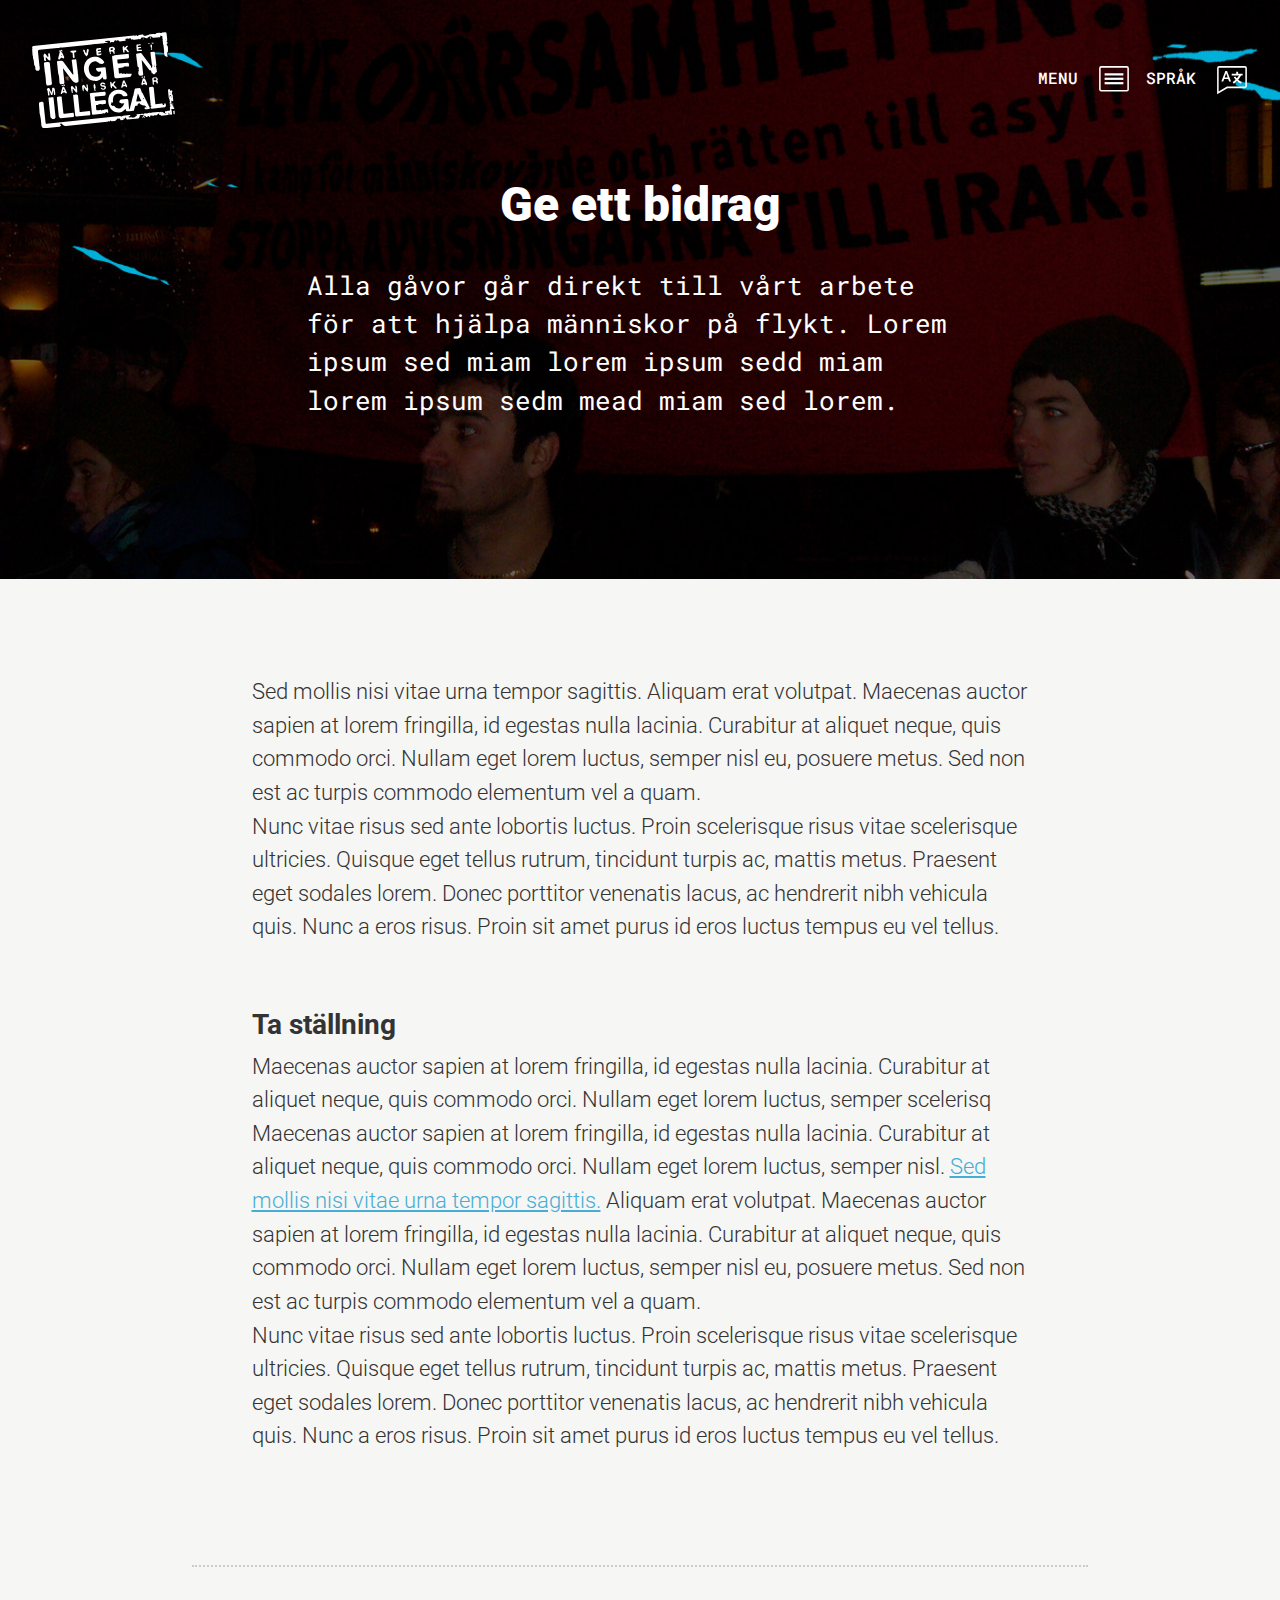
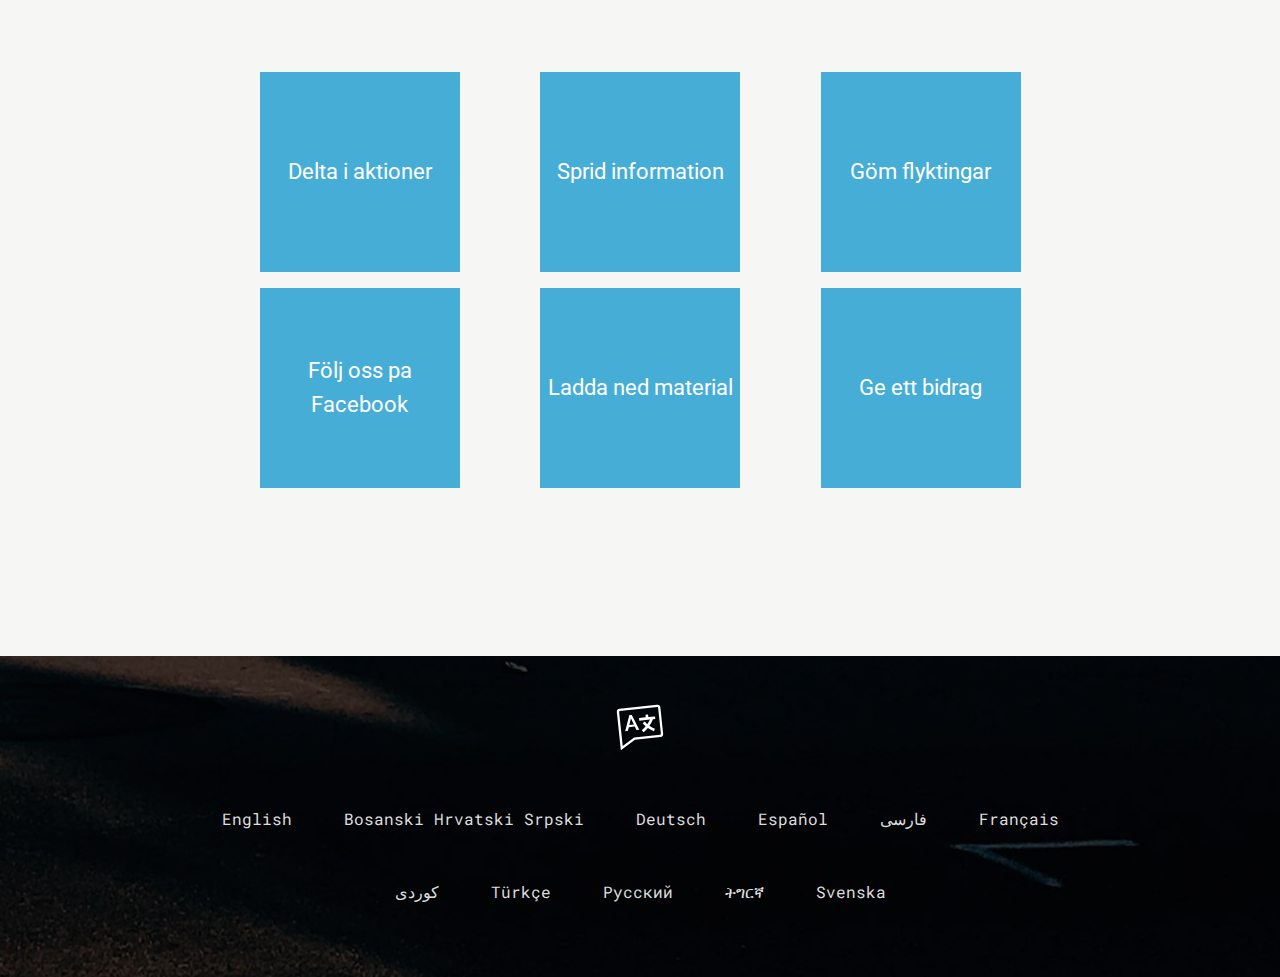
<file: bidrag.html>
<!DOCTYPE html>
<html lang="sv">

<head>
    <meta charset="UTF-8">
    <meta name="viewport" content="width=device-width, initial-scale=1">
    <title>Ingen Illegal</title>
    <link href="https://fonts.googleapis.com/css?family=Source+Code+Pro:300,400,500,600,700" rel="stylesheet">
    <link rel="stylesheet" href="https://use.fontawesome.com/releases/v5.5.0/css/all.css" integrity="sha384-B4dIYHKNBt8Bc12p+WXckhzcICo0wtJAoU8YZTY5qE0Id1GSseTk6S+L3BlXeVIU"
        crossorigin="anonymous">
    <link href="https://fonts.googleapis.com/css?family=Roboto+Mono:400,500|Roboto:300,400,500,700,900&amp;subset=latin-ext"
        rel="stylesheet">
    <link rel="apple-touch-icon" sizes="180x180" href="favicon/apple-touch-icon.png">
    <link rel="icon" type="image/png" sizes="32x32" href="favicon/">
    <link rel="icon" type="image/png" sizes="16x16" href="favicon/favicon-16x16.png">
    <link rel="manifest" href="favicon/site.webmanifest">
    <link rel="mask-icon" href="favicon/safari-pinned-tab.svg" color="#5bbad5">
    <meta name="msapplication-TileColor" content="#f6f6f4">
    <meta name="theme-color" content="#F6F6F4">
    <link rel="stylesheet" href="css/style.css">

</head>

<body>

    <header class="engagera-header">
        <div class="navigation">
            <a href="index.html" class="logo">

                <svg id="Layer_1" data-name="Layer 1" xmlns="http://www.w3.org/2000/svg" viewBox="0 0 86.3 58.05"><title>logo</title><path class="cls-1" d="M657.62,370a.48.48,0,0,1-.24,0,.55.55,0,0,1-.21-.2l-.77-1.07a1.53,1.53,0,0,0-.28-.29l-.08-.07-.33-.24,0,0a.7.7,0,0,0-.32-.1.51.51,0,0,0-.29.18.46.46,0,0,0-.1.34.52.52,0,0,1-.09.32.54.54,0,0,0-.09.34l0,.34a1.1,1.1,0,0,0,.07.31,1.41,1.41,0,0,1,.08.3l.15.89a1.34,1.34,0,0,1,0,.4l0,.15a1.64,1.64,0,0,0,0,.38.48.48,0,0,0,.19.29l.21.14a.61.61,0,0,0,.37.08l.1,0a.54.54,0,0,0,.32-.21l0,0a.45.45,0,0,0,.08-.33.59.59,0,0,0-.1-.25.72.72,0,0,1-.08-.28l-.08-.71a.54.54,0,0,1,.11-.35.18.18,0,0,1,.27,0l1,1.21a2.52,2.52,0,0,0,.3.27l.31.21a.92.92,0,0,0,.36.13,1.41,1.41,0,0,0,.28,0s.13-.08.19-.18a.69.69,0,0,0,.09-.38l-.36-3.4a.44.44,0,0,0-.2-.31l-.12-.07a.65.65,0,0,0-.35-.09.46.46,0,0,0-.28.18l0,0a.61.61,0,0,0-.1.37l.16,1.5A.22.22,0,0,1,657.62,370Z" transform="translate(-647.85 -354.97)"/><path class="cls-1" d="M664.54,367.52l-.86,3.32a.65.65,0,0,0,0,.34.77.77,0,0,0,.22.27l0,0a.69.69,0,0,0,.36.13h.08a.66.66,0,0,0,.36-.13h0a1.58,1.58,0,0,0,.26-.31l.18-.32a.43.43,0,0,1,.3-.21l.51-.08a.52.52,0,0,1,.36.09h0l.3.23a.58.58,0,0,0,.34.07.33.33,0,0,0,.25-.21l.09-.26a1.08,1.08,0,0,0,0-.4h0a1,1,0,0,0-.16-.37l0-.05a2,2,0,0,1-.19-.36l-.35-.78c0-.11-.12-.27-.17-.37l-.1-.22a1.5,1.5,0,0,0-.23-.33l-.43-.47a.7.7,0,0,0-.28-.17.16.16,0,0,1-.13-.15.51.51,0,0,1,.06-.22c0-.05.14-.06.24,0l.36.13a.33.33,0,0,0,.31,0,.32.32,0,0,0,.11-.25.4.4,0,0,0-.19-.26l-.1-.06a1.43,1.43,0,0,1-.29-.24.33.33,0,0,0-.26-.11.56.56,0,0,0-.26.18.53.53,0,0,1-.31.19h-.07a.89.89,0,0,1-.37,0,.2.2,0,0,0-.24.11.34.34,0,0,0,.05.32l.19.23a.82.82,0,0,1,.14.25.4.4,0,0,1,0,.21C664.62,367.27,664.57,367.41,664.54,367.52Zm1,1.53h0a.32.32,0,0,1,.28.11.34.34,0,0,1,0,.26.31.31,0,0,1-.24.13.25.25,0,0,1-.22-.21v-.07A.19.19,0,0,1,665.56,369.05Z" transform="translate(-647.85 -354.97)"/><path class="cls-1" d="M673.58,367.34a.45.45,0,0,1,.31-.19l.2,0a.82.82,0,0,0,.36-.15l.07-.06a.48.48,0,0,0,.13-.34v-.1a.66.66,0,0,0-.13-.32.45.45,0,0,0-.31-.1l-.26,0a1.08,1.08,0,0,0-.27.05,1.47,1.47,0,0,1-.26.05l-1.76.18a1,1,0,0,0-.37.13l-.11.07a.35.35,0,0,0-.15.31v0a.56.56,0,0,0,.19.33l.11.08a.57.57,0,0,0,.36.09l.16,0a.57.57,0,0,1,.36.11l0,0a.75.75,0,0,1,.18.34l.14,1.38a1.34,1.34,0,0,1,0,.36,1,1,0,0,0,0,.35l0,.24a.51.51,0,0,0,.19.32l.18.14a.56.56,0,0,0,.35.09.4.4,0,0,0,.28-.2.81.81,0,0,0,.07-.38l-.24-2.23a.73.73,0,0,1,.09-.38Z" transform="translate(-647.85 -354.97)"/><path class="cls-1" d="M681.93,365.47l-.11-.06a.56.56,0,0,0-.29-.09.77.77,0,0,0-.26.13l0,0a.6.6,0,0,0-.2.32l-.18.86c0,.11,0,.29,0,.41v.23a1,1,0,0,1-.1.38c-.05.1-.13.18-.19.17s-.14-.08-.19-.18a2.84,2.84,0,0,0-.18-.31,2.64,2.64,0,0,1-.18-.3l-.08-.17a.66.66,0,0,1-.07-.32,1.09,1.09,0,0,0-.07-.32l0,0a1.2,1.2,0,0,0-.21-.31.6.6,0,0,0-.32-.15l-.06,0a.78.78,0,0,0-.35,0,.3.3,0,0,0-.13.25,1.23,1.23,0,0,0,.08.36l.13.39c0,.1.12.27.17.37l.13.23a1.07,1.07,0,0,1,.13.38l0,.19a1,1,0,0,0,.16.37l.13.16.26.32.58.72a.29.29,0,0,0,.31.09l.14-.06a.3.3,0,0,0,.2-.24.32.32,0,0,1,.17-.26.75.75,0,0,0,.24-.29l.07-.15a1.72,1.72,0,0,0,.1-.39l.08-.68c0-.11.05-.29.08-.4l.24-.87a1.81,1.81,0,0,0,0-.4v-.09A.44.44,0,0,0,681.93,365.47Z" transform="translate(-647.85 -354.97)"/><path class="cls-1" d="M688,365.67l1.51-.16a.21.21,0,0,0,.18-.23l0-.15a.59.59,0,0,0-.17-.33l-.15-.12a.53.53,0,0,0-.36-.11h-.16a3.41,3.41,0,0,0-.37.08l-.37.09-.13,0c-.11,0-.29.05-.4.07l-.5.05a.31.31,0,0,0-.25.22l0,.21a1,1,0,0,1-.17.37v0a.59.59,0,0,0-.11.32.56.56,0,0,0,.08.22.53.53,0,0,1,.09.27l.15,1.49a2.43,2.43,0,0,1,0,.36c0,.09,0,.23,0,.31a.52.52,0,0,0,.18.28l.21.16a.52.52,0,0,0,.36.1l1.26-.13a1.07,1.07,0,0,0,.38-.13l.32-.2a.72.72,0,0,0,.25-.3,2.19,2.19,0,0,0,.08-.27.2.2,0,0,0-.06-.15.43.43,0,0,0-.27,0l-.34,0a1.1,1.1,0,0,0-.31.07.92.92,0,0,1-.25.05,1.71,1.71,0,0,1-.32,0A.6.6,0,0,1,688,368l0,0a.66.66,0,0,1-.16-.24.53.53,0,0,1,.1-.28h0a.48.48,0,0,1,.32-.19l1-.12a.49.49,0,0,0,.32-.18.62.62,0,0,0,.11-.34.39.39,0,0,0-.19-.27l-.05,0a.84.84,0,0,0-.38-.08l-1,.09a.47.47,0,0,1-.33-.1.27.27,0,0,1,0-.44A.49.49,0,0,1,688,365.67Z" transform="translate(-647.85 -354.97)"/><path class="cls-1" d="M697.24,364.12c-.19-.08-.54-.18-.54-.18a1.39,1.39,0,0,0-.41,0l-.69.05a.77.77,0,0,0-.36.12.89.89,0,0,1-.37.14.37.37,0,0,0-.28.21l-.09.22a.83.83,0,0,0-.06.33.61.61,0,0,1,0,.27,1,1,0,0,0,0,.32l.1,1a.65.65,0,0,0,.17.34l.08.08a.59.59,0,0,1,.16.3.64.64,0,0,1,0,.25.52.52,0,0,0,0,.29.66.66,0,0,0,.13.31.45.45,0,0,0,.31.1c.09,0,.12-.09.15-.16a1.45,1.45,0,0,0,0-.3.49.49,0,0,0-.11-.27.58.58,0,0,1-.12-.3.43.43,0,0,1,.09-.3,1.06,1.06,0,0,1,.29-.2,1,1,0,0,1,.38-.08h.18a.47.47,0,0,1,.31.18l.17.27a.7.7,0,0,0,.26.23.61.61,0,0,1,.17.11s0,.09,0,.13a.27.27,0,0,0,0,.24.59.59,0,0,0,.18.27.48.48,0,0,0,.34.08h.05a.23.23,0,0,0,.19-.24l0-.2a.66.66,0,0,0-.1-.29c0-.05-.1-.11-.1-.14a.12.12,0,0,1,.05-.11.37.37,0,0,0,0-.26l-.16-.45c0-.11-.08-.26-.1-.33l.06,0a1,1,0,0,0,.46-1A1,1,0,0,0,697.24,364.12Zm-.83,1.55a.81.81,0,0,1-.37.15h-.12a.58.58,0,0,1-.36-.1l-.06,0a.52.52,0,0,1-.18-.33v0a.59.59,0,0,1,.09-.35.43.43,0,0,1,.3-.18l.59-.06c.42,0,.51.15.54.38S696.41,365.67,696.41,365.67Z" transform="translate(-647.85 -354.97)"/><path class="cls-1" d="M703.64,363.8a.53.53,0,0,0-.08-.25.59.59,0,0,0-.17-.13s-.17,0-.25.09l-.3.26a.65.65,0,0,0-.17.34v.11a2.81,2.81,0,0,0,0,.41l.13,1.22a1.31,1.31,0,0,0,.08.34,1.32,1.32,0,0,1,.07.3.43.43,0,0,1,0,.22.31.31,0,0,0,0,.19.8.8,0,0,0,.15.31l.16.2c.08.08.19.15.25.14a.49.49,0,0,0,.24-.17l0-.07a.51.51,0,0,0,.1-.36l-.07-.75a.34.34,0,0,1,.11-.3.75.75,0,0,1,.34-.1h0a.52.52,0,0,1,.34.16l.81,1a.9.9,0,0,0,.32.23l.12,0a.83.83,0,0,0,.33.05c.07,0,.17-.1.21-.2l.05-.11a.34.34,0,0,0-.05-.34L705,365a.24.24,0,0,1,0-.31l.79-1a.33.33,0,0,0,0-.33v0a.35.35,0,0,0-.31-.15l-.26,0a.54.54,0,0,0-.34.18l-.66.74a2.24,2.24,0,0,1-.22.22.25.25,0,0,1-.23,0,.18.18,0,0,1-.11-.21A.89.89,0,0,0,703.64,363.8Z" transform="translate(-647.85 -354.97)"/><path class="cls-1" d="M712.12,363.23a.84.84,0,0,1,.37-.14l.91-.1.28,0a.22.22,0,0,0,.14-.09.37.37,0,0,0,0-.16s-.06-.11-.13-.15a.82.82,0,0,0-.33-.05h0a.86.86,0,0,1-.38-.1l0,0a.68.68,0,0,0-.31-.08,1.22,1.22,0,0,0-.32.11h0a1.36,1.36,0,0,1-.29.11.61.61,0,0,1-.25,0,.75.75,0,0,0-.34,0l-.24,0a.24.24,0,0,0-.21.23v.06c0,.12,0,.3,0,.41l0,.29a1.47,1.47,0,0,0,0,.36c0,.09,0,.25,0,.36l.07.7a2.6,2.6,0,0,0,.06.3,1.22,1.22,0,0,1,0,.25.71.71,0,0,1,0,.21.74.74,0,0,0,0,.25V366a.73.73,0,0,0,.15.36l.1.12a.41.41,0,0,0,.34.13l1.32-.13.34,0a.86.86,0,0,1,.24,0h.26a.51.51,0,0,0,.31-.17l.07-.08a.47.47,0,0,0,.12-.24.49.49,0,0,0-.15-.23.54.54,0,0,0-.35-.11l-1,.11-.34,0a.37.37,0,0,1-.29-.1l0,0a.51.51,0,0,1-.17-.3.65.65,0,0,1,.09-.35l0,0a.46.46,0,0,1,.31-.2l1-.11a.46.46,0,0,0,.3-.19.63.63,0,0,0,.09-.25s-.07-.12-.16-.18a.58.58,0,0,0-.36-.1l-1,.1a.54.54,0,0,1-.35-.11l-.06,0a.52.52,0,0,1-.16-.27.33.33,0,0,1,.15-.26Z" transform="translate(-647.85 -354.97)"/><path class="cls-1" d="M719.58,362.59a.54.54,0,0,0-.09.34l.12,1.15a.67.67,0,0,0,.12.31.56.56,0,0,1,.2.29v.05a.44.44,0,0,1-.13.31.42.42,0,0,0-.06.26.78.78,0,0,0,.14.33v0a.34.34,0,0,0,.29.14.46.46,0,0,0,.28-.18l0,0a.69.69,0,0,0,.1-.37v0a.47.47,0,0,0-.19-.32l-.18,0a.33.33,0,0,1-.14-.2c0-.05.09-.15.18-.21a.92.92,0,0,0,.23-.29.9.9,0,0,0,0-.37l-.09-.88a.52.52,0,0,0-.18-.32l-.09-.06a.48.48,0,0,0-.32-.08A.56.56,0,0,0,719.58,362.59Z" transform="translate(-647.85 -354.97)"/><path class="cls-1" d="M656.28,385.39v.11a1.59,1.59,0,0,0,.09.39,1.69,1.69,0,0,1,.08.39l0,.19a.82.82,0,0,0,.13.37l.28.38a.37.37,0,0,0,.32.14l1.37-.14a1.34,1.34,0,0,0,.39-.11l.46-.21a1.23,1.23,0,0,0,.31-.24l.1-.11a.59.59,0,0,0,.11-.36l-1.32-12.57a.31.31,0,0,0-.22-.25l-.75-.22a1.35,1.35,0,0,0-.4,0l-1.55.16a.65.65,0,0,0-.34.17l-.17.19a.54.54,0,0,0-.12.36l.53,5c0,.11,0,.29.06.4l.19.83c0,.11,0,.29.06.4l.35,3.3a2.81,2.81,0,0,1,0,.41l0,.6A2.75,2.75,0,0,0,656.28,385.39Z" transform="translate(-647.85 -354.97)"/><path class="cls-1" d="M663.11,372.69l-.06.1a.58.58,0,0,0-.09.38l.68,6.47a1.89,1.89,0,0,0,.08.4l.43,1.48a1.87,1.87,0,0,1,.07.4l.26,3.79a.73.73,0,0,0,.15.35l.27.33a.44.44,0,0,0,.33.13l1.72-.18a.42.42,0,0,0,.3-.2l.12-.2a.73.73,0,0,0,.08-.38l-.86-8.21c0-.11,0-.23.08-.25a.18.18,0,0,1,.18.07c0,.07.15.19.21.28l5,6.65.26.32.31.35a1.58,1.58,0,0,0,.31.26l.49.3a.89.89,0,0,0,.38.12h0a.57.57,0,0,1,.33.16.43.43,0,0,0,.32.11l.44-.05a.66.66,0,0,0,.35-.16l.13-.12a.82.82,0,0,1,.28-.18.55.55,0,0,0,.24-.22l0-.08a.61.61,0,0,0,.1-.37l-.27-3.93a1.13,1.13,0,0,0-.1-.37,1.31,1.31,0,0,1-.09-.34,2.44,2.44,0,0,1,0-.38v0a1.79,1.79,0,0,0,0-.4l-.92-7.39a.37.37,0,0,0-.2-.27.66.66,0,0,0-.37,0h0a2.38,2.38,0,0,1-.4.07l-.65.06a2.83,2.83,0,0,0-.4.08l-.44.15a.41.41,0,0,0-.25.25,1.36,1.36,0,0,0,0,.4l1,7.88a.37.37,0,0,1-.14.31.22.22,0,0,1-.28-.06l-5.93-7.88a.73.73,0,0,0-.32-.23l-.35-.13a1.07,1.07,0,0,0-.4-.05l-2,.22A.52.52,0,0,0,663.11,372.69Z" transform="translate(-647.85 -354.97)"/><path class="cls-1" d="M685.31,370c-4.23.44-6.44,4.11-6,8.16a8.87,8.87,0,0,0,.18,1c.08.29.17.29.28.57,0,.07,0,.43.08.5a6.87,6.87,0,0,0,5.09,4.27,1,1,0,0,0,.43,0,.74.74,0,0,1,.25,0c.11,0,.25.1.37.1a7,7,0,0,0,.78,0,5.1,5.1,0,0,0,.5-.19c.18,0,.21.06.38,0l.28-.09c.13-.05.19-.19.32-.25s.26,0,.36-.07a5.28,5.28,0,0,0,1.86-1.69l.1.07a.71.71,0,0,1,.22.32l.13.55a.78.78,0,0,0,.21.33h0a.53.53,0,0,0,.32.12.92.92,0,0,0,.28-.09.39.39,0,0,1,.32,0h0a1.07,1.07,0,0,0,.4.05h.1a.39.39,0,0,0,.29-.21v0A2.46,2.46,0,0,0,693,383l0-.13a1.36,1.36,0,0,0,0-.4l-.6-5.69a.61.61,0,0,0-.17-.34l-.09-.09a.51.51,0,0,0-.35-.13l-4.74.5c-.11,0-.32,0-.4.11h0a.77.77,0,0,0-.05.43v.15a1.83,1.83,0,0,0,.09.39l.15.37a.78.78,0,0,0,.24.3l.6.41a.71.71,0,0,0,.38.09l1.35-.14c.25,0,.25.51.23.62a3.16,3.16,0,0,1-3.08,2.55c-2.69.28-4.1-1.89-4.34-4.16s.73-4.81,3.43-5.1c1.23-.13,3,1.26,3,1.26a.82.82,0,0,0,.36.15l.58.05a1.79,1.79,0,0,1,.39.13l0,0a.45.45,0,0,0,.36,0l1-.56a.44.44,0,0,0,.2-.31.25.25,0,0,0,0-.13C690.6,371,687.79,369.78,685.31,370Z" transform="translate(-647.85 -354.97)"/><path class="cls-1" d="M697.51,369.23a.71.71,0,0,1-.27.08.45.45,0,0,1-.22,0s-.14,0-.25,0h0a.81.81,0,0,0-.33.12.3.3,0,0,0-.12.25c0,.09,0,.22,0,.3a.75.75,0,0,1,0,.26,1.58,1.58,0,0,0,0,.31l1.26,10.61c0,.11,0,.3,0,.41l.08.56a.61.61,0,0,0,.19.33l.37.29a.69.69,0,0,0,.36.13h.08a1.36,1.36,0,0,1,.4,0h0a1.79,1.79,0,0,0,.4,0l7.36-.77a.93.93,0,0,0,.32-.1.59.59,0,0,1,.3-.09.45.45,0,0,0,.29-.18l0-.06a1.76,1.76,0,0,0,.17-.37l.23-.73a.35.35,0,0,0-.08-.33.43.43,0,0,0-.35-.1l-.36,0a1.23,1.23,0,0,1-.32,0l-.21,0a.5.5,0,0,0-.21,0c-.07,0-.23,0-.3,0l0,0a.65.65,0,0,1-.37.12h-.16a.3.3,0,0,1-.28-.13l-.13-.06c-.05-.1-.23-.1-.33-.09s-.1.06-.15.15-.05.13-.1.16a.48.48,0,0,1-.21.08l-.51.05a.28.28,0,0,1-.28-.17.18.18,0,0,1-.09-.15c0-.11-.12-.13-.2-.12a.65.65,0,0,0-.2.05c-.1,0-.16,0-.19.05a.71.71,0,0,1-.32.21h0a.51.51,0,0,1-.35-.13l-.08-.09a.4.4,0,0,0-.27-.13l-.32,0-1.09.12a.2.2,0,0,1-.22-.18l-.31-2.94a.22.22,0,0,1,.18-.23l2.43-.25a.75.75,0,0,0,.35-.16l.13-.13a1.26,1.26,0,0,0,.23-.24.66.66,0,0,1,.26-.18.51.51,0,0,1,.28,0,1.1,1.1,0,0,0,.3,0h.14a2.8,2.8,0,0,1,.41,0h.5a2.81,2.81,0,0,0,.41,0l.32,0a1,1,0,0,0,.36-.12.22.22,0,0,0,.11-.24,2.47,2.47,0,0,1-.06-.29,1.08,1.08,0,0,1,0-.34l0-.09a.74.74,0,0,0,0-.39l-.12-.31a.9.9,0,0,0-.24-.31l-.08-.06a.6.6,0,0,0-.37-.11l-5.6.59a.42.42,0,0,1-.33-.14l0,0a.81.81,0,0,1-.15-.37l-.17-1.66a.33.33,0,0,1,.07-.28,1.11,1.11,0,0,1,.29-.09l6-.63a.82.82,0,0,0,.36-.15l.24-.19a.3.3,0,0,0,.12-.25.47.47,0,0,1,0-.2,1.62,1.62,0,0,0,0-.3l-.12-1.13a1.44,1.44,0,0,0-.1-.37.46.46,0,0,0-.29-.19l-.54.06-.43.09-7.27.78A1.48,1.48,0,0,0,697.51,369.23Z" transform="translate(-647.85 -354.97)"/><path class="cls-1" d="M657.54,393a.3.3,0,0,0,.15.3l.16.09a.34.34,0,0,0,.34,0l.14-.1a.36.36,0,0,0,.13-.32l-.06-.32c0-.11,0-.29,0-.41l-.14-1.24a.36.36,0,0,1,.06-.26s.11,0,.16.13l.43.91a1.82,1.82,0,0,1,.12.35,2,2,0,0,0,.12.34l.2.43a.32.32,0,0,0,.29.16l.34,0a.31.31,0,0,0,.25-.22l.07-.33c0-.11,0-.26.06-.32a2.55,2.55,0,0,1,.05-.32l.31-1.33c0-.11.08-.18.11-.16a.36.36,0,0,1,.09.24l.21,2a.86.86,0,0,0,.11.3.34.34,0,0,0,.25.08.8.8,0,0,0,.32-.14h0a.42.42,0,0,0,.14-.33l-.32-3.06a.78.78,0,0,0-.16-.36l-.19-.19a.79.79,0,0,0-.34-.2l-.26-.05a.71.71,0,0,0-.38.05l-.06,0a.49.49,0,0,0-.21.3,1.35,1.35,0,0,0,0,.4v.06a1,1,0,0,1,0,.39l-.34,1.61a.71.71,0,0,1-.05.2l-.09-.19-1.06-2.29a.48.48,0,0,0-.28-.24l-.23-.06a.62.62,0,0,0-.38,0l-.25.13a.73.73,0,0,0-.28.27l-.11.2a.58.58,0,0,0-.05.37,1.73,1.73,0,0,0,.16.37l.09.15a1.07,1.07,0,0,1,.13.38l.23,1.78a2.8,2.8,0,0,1,0,.41Z" transform="translate(-647.85 -354.97)"/><path class="cls-1" d="M665.42,392.41l0,0a.9.9,0,0,0,.35.05.42.42,0,0,0,.24-.12c0-.06.12-.2.17-.3l0-.06a.76.76,0,0,1,.25-.28.9.9,0,0,1,.36-.12l.71-.08a.88.88,0,0,1,.3,0,.55.55,0,0,1,.21.2l.07.11a2.6,2.6,0,0,0,.2.28c0,.06.07.13.15.12a.78.78,0,0,0,.35-.18.54.54,0,0,0,.12-.34h0a1,1,0,0,0-.09-.38,4.38,4.38,0,0,1-.39-.7c-.05-.17-.37-.83-.37-.83l-.78-1.56a.32.32,0,0,0-.29-.16l-.5.06a.3.3,0,0,0-.25.21l-1,3.78A.23.23,0,0,0,665.42,392.41Zm1.35-2.59c0-.11.05-.17.13-.18a.53.53,0,0,1,.32.21l.15.49a.28.28,0,0,1-.08.31l-.07.06a.37.37,0,0,1-.35,0l-.09,0a.26.26,0,0,1-.14-.28Z" transform="translate(-647.85 -354.97)"/><path class="cls-1" d="M667.48,387.59a.37.37,0,0,0,.25-.2.66.66,0,0,0,0-.37.52.52,0,0,0-.27-.23.89.89,0,0,0-.39,0,.82.82,0,0,0-.36.28.15.15,0,0,0,.05.22,3.45,3.45,0,0,0,.34.19A.82.82,0,0,0,667.48,387.59Z" transform="translate(-647.85 -354.97)"/><path class="cls-1" d="M666,387.67a.42.42,0,0,0,.33,0c.08,0,.2-.08.21-.19s.06-.3,0-.34-.13-.2-.25-.18a1.29,1.29,0,0,0-.38.05.36.36,0,0,0-.19.26.4.4,0,0,0,.06.22C665.84,387.57,665.91,387.6,666,387.67Z" transform="translate(-647.85 -354.97)"/><path class="cls-1" d="M672.83,389.4l1.42,1.82a1.24,1.24,0,0,0,.29.27l.07.05a1,1,0,0,0,.46.07h0c.11,0,.12-.08.13-.17a2.07,2.07,0,0,0,0-.36l-.11-2.46a1.07,1.07,0,0,0-.11-.37,1.65,1.65,0,0,1-.16-.36l-.05-.16a.73.73,0,0,0-.18-.31.34.34,0,0,0-.23-.1.42.42,0,0,0-.24.17.58.58,0,0,0-.1.36l.16,1.54c0,.11,0,.22-.11.24a.3.3,0,0,1-.26-.13l-1.41-1.8a.39.39,0,0,0-.32-.14H672a.65.65,0,0,0-.34.17l0,0a1.09,1.09,0,0,0-.19.35l-.07.31a1.34,1.34,0,0,0,0,.4l.15.87c0,.11,0,.3.05.41v.23a1.05,1.05,0,0,0,.12.38l0,.07a3.35,3.35,0,0,1,.15.35.65.65,0,0,1,0,.34.34.34,0,0,0,.11.3h0a.55.55,0,0,0,.29.12.31.31,0,0,0,.21-.18.63.63,0,0,0,.05-.29.49.49,0,0,0-.13-.23.19.19,0,0,1,0-.26h0a.69.69,0,0,0,.1-.37l-.08-1a.3.3,0,0,1,.11-.27A.24.24,0,0,1,672.83,389.4Z" transform="translate(-647.85 -354.97)"/><path class="cls-1" d="M678.23,387.54a.61.61,0,0,0-.1.37l.16,1.56a.93.93,0,0,0,.14.38l0,0a.83.83,0,0,1,.13.28c0,.06,0,.19,0,.28a.82.82,0,0,0,.1.3.32.32,0,0,0,.23.13.34.34,0,0,0,.23-.18.3.3,0,0,0,0-.32.54.54,0,0,1-.13-.28.42.42,0,0,1,.17-.25.35.35,0,0,0,.12-.32l0-.09a1.85,1.85,0,0,0-.08-.29.81.81,0,0,1-.07-.26.25.25,0,0,1,.1-.25c.06,0,.17,0,.24.08a1.06,1.06,0,0,1,.15.27l.16.29.32.49.25.33.36.45a1.58,1.58,0,0,0,.31.26l.07.05a1.27,1.27,0,0,0,.38.11h.1a.19.19,0,0,0,.2-.19.58.58,0,0,0-.12-.34.25.25,0,0,1,0-.3l.11-.16a.68.68,0,0,0,.09-.37l-.08-.65a2,2,0,0,0-.08-.33,1.9,1.9,0,0,1-.08-.34l0-.25,0-.4,0-.46a.58.58,0,0,0-.17-.34l-.09-.08a.47.47,0,0,0-.31-.12.35.35,0,0,0-.24.14.6.6,0,0,0,0,.34l.18,1.51a.2.2,0,1,1-.36.15l-1.25-1.71a.36.36,0,0,0-.3-.14.53.53,0,0,0-.3.18Z" transform="translate(-647.85 -354.97)"/><path class="cls-1" d="M685.4,390.1a.49.49,0,0,0,.17.24l.08.06a.64.64,0,0,0,.32.12.87.87,0,0,0,.32-.13.31.31,0,0,0,.13-.25.6.6,0,0,0-.17-.28l-.11-.11a.47.47,0,0,1-.14-.28.89.89,0,0,1,.12-.3l.12-.18a.6.6,0,0,0,.09-.37l-.1-1a2,2,0,0,0-.08-.37,1.8,1.8,0,0,0-.2-.31l-.05-.05a.3.3,0,0,1-.08-.27.57.57,0,0,0,0-.22.36.36,0,0,0-.12-.19.17.17,0,0,0-.19,0,.37.37,0,0,0-.09.22.74.74,0,0,1-.13.29.83.83,0,0,0-.22.66l.16,1.47a.66.66,0,0,0,.16.35l.06.07a.67.67,0,0,1,.15.29.43.43,0,0,1-.12.28A.41.41,0,0,0,685.4,390.1Z" transform="translate(-647.85 -354.97)"/><path class="cls-1" d="M691.12,389.24l-.21,0a.56.56,0,0,1-.4-.16c-.13-.1-.32-.13-.44-.29a.4.4,0,0,0-.3-.18c-.11,0-.18,0-.23.07a.55.55,0,0,0-.1.29.56.56,0,0,0,.21.37,1.63,1.63,0,0,0,.64.44,1.94,1.94,0,0,0,.76.05,2.05,2.05,0,0,0,1.21-.44,1.42,1.42,0,0,0,.29-1.16.84.84,0,0,0-.52-.71,2.54,2.54,0,0,0-.78-.3c-.13,0-.5,0-.64,0-.37,0-.59-.19-.63-.39a.43.43,0,0,1,.21-.42.68.68,0,0,1,.42-.16.79.79,0,0,1,.66.32.39.39,0,0,0,.32.14,1.56,1.56,0,0,0,.44,0,.36.36,0,0,0,.09-.43,1.7,1.7,0,0,0-.49-.47,2.1,2.1,0,0,0-.64-.26,3,3,0,0,0-.66,0,1.19,1.19,0,0,0-1,.61,1.17,1.17,0,0,0-.23.74,1.07,1.07,0,0,0,.83,1,2.87,2.87,0,0,0,.77.19c.52,0,.94.07,1,.5a.47.47,0,0,1-.18.39A1,1,0,0,1,691.12,389.24Z" transform="translate(-647.85 -354.97)"/><path class="cls-1" d="M696.38,387.71a.62.62,0,0,1,.38,0l.07,0a.82.82,0,0,1,.32.23l.73.84a1.53,1.53,0,0,0,.3.27l.14.08a.59.59,0,0,0,.37.08l.17,0a.34.34,0,0,0,.25-.23h0a.36.36,0,0,0-.1-.33l-.12-.11a2.57,2.57,0,0,1-.28-.29l-1.1-1.22a.82.82,0,0,1-.15-.36v-.11a.57.57,0,0,1,.11-.36l.56-.71a2.4,2.4,0,0,1,.27-.28.19.19,0,0,0,.05-.25.33.33,0,0,0-.29-.12l-.36,0a.54.54,0,0,0-.33.18l-.88,1.16a.27.27,0,0,1-.28.1A.35.35,0,0,1,696,386l-.06-.55a.52.52,0,0,0-.13-.3.39.39,0,0,0-.28-.08.4.4,0,0,0-.27.18h0a1.36,1.36,0,0,0-.14.34,2.07,2.07,0,0,0,0,.36l.21,1.94a1.05,1.05,0,0,0,.12.38l.3.53a.33.33,0,0,0,.3.15.25.25,0,0,0,.2-.23v-.21c0-.12,0-.3,0-.41V388A.27.27,0,0,1,696.38,387.71Z" transform="translate(-647.85 -354.97)"/><path class="cls-1" d="M703.79,384.3h0a.88.88,0,0,0-.43,0l-.12,0c-.12,0-.29,0-.32.1a2.73,2.73,0,0,0-.14.33l-.94,3.56c0,.11,0,.28,0,.33s.14.13.22.12a1.07,1.07,0,0,0,.32-.12l.1-.05a.7.7,0,0,0,.25-.29l0-.12a.75.75,0,0,1,.2-.28.91.91,0,0,1,.34-.11l.65-.07a.89.89,0,0,1,.37,0,.68.68,0,0,1,.27.24l.17.27a.35.35,0,0,0,.31.15h0a.35.35,0,0,0,.27-.22l.06-.19a.53.53,0,0,0,0-.37l-1.46-3C704,384.55,703.89,384.36,703.79,384.3Zm.14,2.51a.4.4,0,0,1-.28.18l-.22,0a.27.27,0,0,1-.25-.09.61.61,0,0,1,0-.31l.12-.59c0-.11.13-.37.19-.37s.21.22.25.32l.21.5A.5.5,0,0,1,703.93,386.81Z" transform="translate(-647.85 -354.97)"/><path class="cls-1" d="M714,386.76l.18.26a.33.33,0,0,0,.27.15.4.4,0,0,0,.25-.2l.07-.13a.44.44,0,0,1,.3-.2l1.1-.11a.44.44,0,0,1,.34.13l.31.35a.45.45,0,0,0,.32.13.28.28,0,0,0,.22-.22l.07-.35a.73.73,0,0,0,0-.39l-.28-.8A3,3,0,0,0,717,385l-.76-1.54a1.1,1.1,0,0,0-.26-.31l-.07-.06a.61.61,0,0,0-.37-.1l-.5.05a.31.31,0,0,0-.25.22l-.83,3.13A.46.46,0,0,0,714,386.76Zm1.11-1.42.09-.52a.29.29,0,0,1,.21-.23.23.23,0,0,1,.25.16l.2.51a.5.5,0,0,1,0,.36.43.43,0,0,1-.3.2h-.14a.29.29,0,0,1-.27-.13A.85.85,0,0,1,715.09,385.34Z" transform="translate(-647.85 -354.97)"/><path class="cls-1" d="M716,382.57c.17-.14.34-.32.28-.53a.47.47,0,0,0-.32-.28.53.53,0,0,0-.48.12c-.15.14-.09.33,0,.51S715.86,382.71,716,382.57Z" transform="translate(-647.85 -354.97)"/><path class="cls-1" d="M714.45,382.75a.37.37,0,0,0,.41-.24.39.39,0,0,0-.19-.56.63.63,0,0,0-.44.05c-.16.07-.18.36-.15.47A.74.74,0,0,0,714.45,382.75Z" transform="translate(-647.85 -354.97)"/><path class="cls-1" d="M723.94,383.33c-.07-.61-1.11-1-1.11-1a1.1,1.1,0,0,0-.4-.05l-1.22.13a.49.49,0,0,0-.32.18l-.24.32a.69.69,0,0,0-.1.37l.23,2.14a1.67,1.67,0,0,0,.07.35,1.66,1.66,0,0,1,0,.26,1.39,1.39,0,0,1,0,.29,1,1,0,0,0,.07.35.27.27,0,0,0,.28.15h.08a.4.4,0,0,0,.29-.21.63.63,0,0,0,.08-.28.38.38,0,0,0-.06-.16.93.93,0,0,1-.07-.27l0-.17a.73.73,0,0,1,.09-.38l0-.07a.46.46,0,0,1,.31-.2l.68-.07c.21,0,.46.18.56.6a2.19,2.19,0,0,0,.15.44.27.27,0,0,0,.24.16.42.42,0,0,0,.27-.19s.27-.24.25-.47a2.81,2.81,0,0,0-.06-.35c-.06-.35-.1-.48-.43-.61,0,0-.1-.16,0-.21A1.18,1.18,0,0,0,723.94,383.33Zm-1.24.76a1.07,1.07,0,0,1-.38.13l-.28,0a.65.65,0,0,1-.36-.1.56.56,0,0,1-.17-.33l0-.33a1,1,0,0,1,0-.35c0-.06.23-.1.34-.11l.55-.06c.4,0,.63.1.67.49A.72.72,0,0,1,722.7,384.09Z" transform="translate(-647.85 -354.97)"/><path class="cls-1" d="M659,406.3a.68.68,0,0,0,.17.35l.87.86a.44.44,0,0,0,.34.12l.95-.09a.5.5,0,0,0,.31-.2l.36-.55a.59.59,0,0,0,.08-.37l-1.23-11.7a.34.34,0,0,0-.21-.27l-.07,0a1.1,1.1,0,0,0-.4-.05s-1.31.13-1.36.17a3.5,3.5,0,0,1-.62,0,.73.73,0,0,0-.36.1c0,.05,0,.22,0,.33Z" transform="translate(-647.85 -354.97)"/><path class="cls-1" d="M662.94,394.55a2.53,2.53,0,0,1,0,.38c0,.1,0,.27,0,.39l1.12,10.62a1.15,1.15,0,0,0,.12.37.93.93,0,0,0,.28.28,1.06,1.06,0,0,1,.3.26l.11.13a.42.42,0,0,0,.34.14l7.63-.8a.52.52,0,0,0,.32-.2l0,0a.64.64,0,0,0,.1-.38l-.15-1.38A1,1,0,0,0,673,404h0a.42.42,0,0,0-.33-.14l-5,.53a2.79,2.79,0,0,0-.4.07h0a.33.33,0,0,1-.3-.09.73.73,0,0,1-.12-.34l-1-9.05c0-.11,0-.79-.15-.85l-.28-.19a.93.93,0,0,0-.47,0,1.16,1.16,0,0,1-.26.08.49.49,0,0,1-.2,0l-1.06.11a1,1,0,0,0-.37.14h0a.42.42,0,0,0-.14.33Z" transform="translate(-647.85 -354.97)"/><path class="cls-1" d="M674.25,405.87l.11.12a.44.44,0,0,0,.34.14l8-.85a.54.54,0,0,0,.33-.18l0-.07a.57.57,0,0,0,.11-.36l-.15-1.38a.72.72,0,0,0-.14-.35.38.38,0,0,0-.32-.13l-5.26.58-.35,0-.19,0s-.05-.09-.06-.2l-1-9.86a.46.46,0,0,0-.2-.31l-.26-.16a.89.89,0,0,0-.38-.12l-.54,0a.82.82,0,0,0-.38.09l-.22.12a.35.35,0,0,1-.33,0,.72.72,0,0,0-.33-.07.42.42,0,0,0-.29.17.41.41,0,0,0,0,.34,1.48,1.48,0,0,1,.07.29,1.59,1.59,0,0,0,0,.29,3.69,3.69,0,0,1,0,.37l1.17,11.12A.69.69,0,0,0,674.25,405.87Z" transform="translate(-647.85 -354.97)"/><path class="cls-1" d="M684.34,404.87l.06.07a.44.44,0,0,0,.33.13l5.61-.59a.66.66,0,0,0,.35-.16l.19-.18a.25.25,0,0,1,.29-.05.59.59,0,0,0,.35.09h0a.67.67,0,0,0,.36-.14l.23-.2a1.45,1.45,0,0,1,.34-.2l.65-.22a.2.2,0,0,1,.25.13l.09.27a.17.17,0,0,0,.25.11l.13-.06a.3.3,0,0,0,.16-.29l-.15-1.46a.47.47,0,0,0-.18-.32.59.59,0,0,0-.35-.09l-1.69.18a.65.65,0,0,0-.34.17.45.45,0,0,1-.23.15.42.42,0,0,1-.25-.1.23.23,0,0,0-.29,0l-.23.19a.54.54,0,0,1-.28.13.36.36,0,0,1-.25-.15l-.14-.15a.42.42,0,0,0-.34-.12.87.87,0,0,0-.36.15h0a.59.59,0,0,1-.37.07l-.1,0a1.81,1.81,0,0,0-.4,0h-.53a.68.68,0,0,0-.32.08.27.27,0,0,1-.26,0c-.08,0-.13-.31-.17-.4a1.59,1.59,0,0,1-.07-.38l-.16-2.11a.31.31,0,0,1,.19-.28l.07,0a.75.75,0,0,1,.36,0,1.27,1.27,0,0,0,.33,0,.9.9,0,0,0,.31-.13l.22-.16a.68.68,0,0,1,.3-.12,1.17,1.17,0,0,0,.33-.09h0a1.29,1.29,0,0,1,.39-.08h.1a.57.57,0,0,0,.31-.08.23.23,0,0,1,.25.06.78.78,0,0,0,.33.19l.13,0a1,1,0,0,0,.39,0,1.83,1.83,0,0,0,.39-.09,1.21,1.21,0,0,1,.38-.06h.28a.94.94,0,0,0,.4-.07l.22-.09a.71.71,0,0,0,.27-.18.44.44,0,0,0,.08-.28,1.21,1.21,0,0,1,0-.37v-.06a1.83,1.83,0,0,0,0-.4v-.34a.5.5,0,0,0-.16-.34l-.28-.26a.5.5,0,0,0-.35-.12l-5.33.56a.44.44,0,0,1-.31-.08.53.53,0,0,1-.14-.3l-.21-1.8a.45.45,0,0,1,.07-.3.86.86,0,0,1,.3-.11l5.55-.55a1.36,1.36,0,0,0,.36-.1.53.53,0,0,0,.21-.29l.13-.66a1.41,1.41,0,0,0,0-.41l0-.33a.65.65,0,0,0-.17-.34l-.23-.2a.59.59,0,0,0-.36-.11l-7.91.83a.71.71,0,0,0-.32.11.42.42,0,0,1-.3,0,.22.22,0,0,0-.25.07.91.91,0,0,0,0,.34l1.27,12.07A.77.77,0,0,0,684.34,404.87Z" transform="translate(-647.85 -354.97)"/><path class="cls-1" d="M719.71,400.17a.5.5,0,0,0-.12.35l0,.35a.44.44,0,0,0,.2.3l.17.08a.72.72,0,0,0,.38.07l7.7-.8a.67.67,0,0,0,.33-.18l.36-.45a.57.57,0,0,0,.11-.36l-.11-1.06a.59.59,0,0,0-.15-.33.51.51,0,0,0-.34-.1h0a.51.51,0,0,0-.3.18.86.86,0,0,0-.08.28,1.76,1.76,0,0,1-.09.44.36.36,0,0,1-.36.19l-.29-.07a.4.4,0,0,1-.25-.27c0-.13,0-.26,0-.34a.28.28,0,0,0-.17-.22h-.34l-3.68.4a.2.2,0,0,1-.22-.18l-1-9.84a.45.45,0,0,0-.21-.29l-.43-.21a1.06,1.06,0,0,0-.39-.06l-1.17.12a1.28,1.28,0,0,0-.47.14l-.09.16a.38.38,0,0,0-.14.33l1,9.24c0,.12,0,.3,0,.41v0a2.68,2.68,0,0,1,0,.4v.05a1.07,1.07,0,0,0,0,.29s.09.14.18.2l.1.06a.51.51,0,0,1,.22.25.32.32,0,0,1-.1.29Z" transform="translate(-647.85 -354.97)"/><path class="cls-1" d="M718.41,362.24a.37.37,0,0,0,.25-.09c.07,0,.17-.15.24-.21a.46.46,0,0,0,.11-.25.16.16,0,0,0-.16-.13,2.3,2.3,0,0,0-.36,0h0a.29.29,0,0,0-.24.21,1,1,0,0,0,0,.31A.19.19,0,0,0,718.41,362.24Z" transform="translate(-647.85 -354.97)"/><path class="cls-1" d="M720.61,361.89a.82.82,0,0,0,.35.13h0a.67.67,0,0,0,.35,0v0l0-.35c0-.12-.08-.22-.15-.23h-.34l-.3,0-.31,0a.11.11,0,0,0-.11.1c0,.05.07.12.17.16A2.55,2.55,0,0,1,720.61,361.89Z" transform="translate(-647.85 -354.97)"/><path class="cls-1" d="M717,400.59a.2.2,0,0,1-.28.05l-.15-.11a.57.57,0,0,0-.35-.1.29.29,0,0,0-.23.22l-.06.32a.46.46,0,0,0,.08.36l.2.26a.42.42,0,0,0,.33.14l1.1-.12a2.79,2.79,0,0,0,.4-.07l.07,0a2.71,2.71,0,0,1,.41,0h.09a.39.39,0,0,0,.32-.16l.15-.23a.39.39,0,0,0,0-.35s-4.24-8.55-4.39-8.87-.49-.59-.63-1-.21-.71-.33-1-.46-.94-.46-.94a.31.31,0,0,0-.3-.16l-2.66.28a.33.33,0,0,0-.26.21s-.42,1.53-.48,1.92-.26,1.16-.31,1.62a14.4,14.4,0,0,1-.52,1.61l-1.79,7a.31.31,0,0,1-.23.21.19.19,0,0,1-.19-.19l-.41-5.1A.82.82,0,0,0,706,396l-.43-.45a1.7,1.7,0,0,0-.68-.09l-3.2.34a.8.8,0,0,0-.36.14l-.11.08a1.1,1.1,0,0,0-.27.3l-.21.34a.79.79,0,0,0-.08.38l.05.46a.31.31,0,0,0,.22.26l.08,0a1.74,1.74,0,0,1,.38.14l.36.2a.87.87,0,0,0,.39.07l1.36-.14c.11,0,.17.06.13.17s-1,2.79-2.91,3a3.18,3.18,0,0,1-3.15-1.41c-.1-.15-.13.06-.21-.11s-.89.12-1,0-.61-.46-.73-.67-.17-.33,0-.47.28-.14.31-.31-.41-.15-.42-.34.22-.36.45-.35a1.34,1.34,0,0,1,.53.09c.17.09.37.08.33-.45-.18-2.31.35-4.59,2.94-4.87a3.07,3.07,0,0,1,3.18,1.41.18.18,0,0,0,.15.08l.4,0,.21,0a.78.78,0,0,1,.4,0h0a1.26,1.26,0,0,0,.39,0l.68-.1c.43-.06.41-.61.37-.72-.88-2.47-3.56-3.32-6-3.06a5.91,5.91,0,0,0-5.46,4.91A8.94,8.94,0,0,0,694,396a7,7,0,0,0,0,1.52c.4,3.79,3,6.59,7,6.16,1.27-.13,3.27-2,3.27-2a.23.23,0,0,1,.26-.07.41.41,0,0,1,.13.27l.06.54a.54.54,0,0,0,.2.31l.18.12a.68.68,0,0,0,.37.09.93.93,0,0,0,.27-.07.55.55,0,0,1,.23,0h.35l.29,0,.3,0,2.32-.24a.33.33,0,0,0,.26-.22l.64-2.4a.57.57,0,0,1,.23-.3l.18-.09a.63.63,0,0,1,.38-.07H711a1,1,0,0,0,.39,0l.16-.06a.25.25,0,0,0,.16-.27l0-.26a.4.4,0,0,1,.12-.33l.45-.39a1,1,0,0,1,.34-.2l.22-.06a.15.15,0,0,1,.21.14l0,.33a.25.25,0,0,0,.21.23h.17a1.68,1.68,0,0,1,.38.12l.47.24.37.16.24.07a1.89,1.89,0,0,0,.4.08l.3,0a.82.82,0,0,1,.37.13l.57.36a2.6,2.6,0,0,1,.32.26l.2.2a.26.26,0,0,1,0,.31Zm-3.34-3.8-2.34.25a.41.41,0,0,1-.31-.11.45.45,0,0,1-.07-.33l.83-4c0-.11.08-.22.13-.23s.11,0,.15.07.1.19.15.29a1.55,1.55,0,0,1,.13.36,2.87,2.87,0,0,0,.15.37s.6,1.36.81,1.82a5.69,5.69,0,0,0,.56.92.71.71,0,0,1,.06.38A.3.3,0,0,1,713.65,396.79Zm1.94-1.4-.11.09a.17.17,0,0,1-.28,0,.49.49,0,0,1,0-.37.31.31,0,0,1,.2-.19c.07,0,.19.07.27.16A.25.25,0,0,1,715.59,395.39Z" transform="translate(-647.85 -354.97)"/><path class="cls-1" d="M710.8,368.6l.85,7a.76.76,0,0,0,.17.35l.11.12a.49.49,0,0,0,.25.15c.06,0,.15.08.2.18l.1.21a.52.52,0,0,1,0,.37l-.16.33a.51.51,0,0,0-.05.27,1.52,1.52,0,0,0,.11.27l.08.18a.48.48,0,0,1,0,.37l-.23.5a.91.91,0,0,0-.08.39l0,1.1a.65.65,0,0,0,.15.35l.55.58a.49.49,0,0,0,.35.13l1.25-.14c.11,0,.39,0,.41-.17L715,381a.59.59,0,0,0,.11-.36l-.88-8.31c0-.12,0-.21.05-.22s.12.06.19.15l4.23,5.58a1.48,1.48,0,0,0,.29.27h0a.69.69,0,0,0,.37.08h0a.85.85,0,0,1,.39,0h0a.29.29,0,0,1,.2.27v.19a1.84,1.84,0,0,0,.06.4l.23.67a.21.21,0,0,0,.26.14l.12,0a.25.25,0,0,1,.28.13l.07.15a.94.94,0,0,0,.26.3l0,0a.59.59,0,0,0,.37.1h.13a.73.73,0,0,0,.34-.17l.43-.43a.63.63,0,0,0,.16-.3.16.16,0,0,1,.17-.14.33.33,0,0,0,.27-.15l.25-.38a.66.66,0,0,0,.11-.26,1,1,0,0,0-.13-.26v0a1,1,0,0,1-.13-.38v0a.63.63,0,0,1,.07-.34.28.28,0,0,0,0-.25c0-.06-.09-.17-.13-.23a.71.71,0,0,1-.09-.3l0-.12a.42.42,0,0,1,0-.27.21.21,0,0,0,0-.19.58.58,0,0,0-.15-.26.59.59,0,0,1-.11-.33v0a.39.39,0,0,1,.13-.28.39.39,0,0,0,.12-.29v0c0-.12,0-.3,0-.41l-.79-7.07a1.34,1.34,0,0,0-.11-.39l0-.09a.59.59,0,0,0-.28-.26l-.13-.05a.86.86,0,0,0-.39-.06l-.42,0a1.9,1.9,0,0,0-.39.11l0,0a.4.4,0,0,1-.28,0A.52.52,0,0,0,720,367a.9.9,0,0,0-.31.13l-.09.06a.35.35,0,0,0-.15.31l.84,6.58c0,.11,0,.29.07.4l0,.06a.46.46,0,0,0,.19.27.44.44,0,0,1,.18.2c0,.08,0,.07-.07.13a.55.55,0,0,1-.12.14.39.39,0,0,0,0,.33l0,.06a.5.5,0,0,1,0,.36,1.09,1.09,0,0,0-.06.36.15.15,0,0,1-.2.14l-.2,0a.23.23,0,0,1-.18-.24h0a2.28,2.28,0,0,0,0-.37.76.76,0,0,0-.15-.33L714,367.78a.39.39,0,0,0-.33-.14l-1,.11a1.64,1.64,0,0,0-.35.08.7.7,0,0,1-.26.08.39.39,0,0,1-.21,0,.94.94,0,0,0-.31,0h-.1a.67.67,0,0,0-.33.18l-.15.19A.51.51,0,0,0,710.8,368.6Zm10.92,5.68a.11.11,0,0,1,.12.09.17.17,0,0,1-.06.17s-.1,0-.11-.09S721.67,374.29,721.72,374.28Zm-.06,1.24c0-.06.12-.1.23-.09l.18,0a.19.19,0,0,1,.17.23v.08a.19.19,0,0,1-.23.16h0a.54.54,0,0,1-.27-.16A.33.33,0,0,1,721.66,375.52Z" transform="translate(-647.85 -354.97)"/><path class="cls-1" d="M719.68,358.29h0a.53.53,0,0,0-.27-.09s-.13.09-.19.19l0,.07a.68.68,0,0,0-.1.28c0,.06.09.12.2.13l.14,0a.5.5,0,0,0,.34-.08.37.37,0,0,0,.12-.27A.32.32,0,0,0,719.68,358.29Z" transform="translate(-647.85 -354.97)"/><path class="cls-1" d="M715.22,359.36h.07c.11,0,.2,0,.2-.16a.21.21,0,0,0-.23-.19h-.15c-.11,0-.23-.07-.28,0a.14.14,0,0,0,0,.17.86.86,0,0,0,.14.18A.49.49,0,0,0,715.22,359.36Z" transform="translate(-647.85 -354.97)"/><path class="cls-1" d="M733.39,401.55a.38.38,0,0,0,.34-.09l.06-.07a.51.51,0,0,0,.12-.36v0a.54.54,0,0,0-.18-.33l-.19-.15a.52.52,0,0,0-.3-.13c-.07,0-.14,0-.14-.1s.07-.16.16-.21l0,0a.27.27,0,0,0,.16-.23,2.11,2.11,0,0,0-.1-.3.29.29,0,0,0-.25-.17.41.41,0,0,1-.28-.19l-.12-.24c-.05-.1-.14-.13-.27-.27l-.15-.18a.48.48,0,0,1-.07-.27,2,2,0,0,0,0-.35.67.67,0,0,0-.07-.28.3.3,0,0,1,0-.23,1.26,1.26,0,0,0,.07-.33v-.12c0-.12,0-.14,0-.23a.13.13,0,0,1,.07-.12.26.26,0,0,1,.26,0l.26.15a1.22,1.22,0,0,0,.23.15s.13,0,.19-.14l0-.06a.54.54,0,0,0,.09-.37l-.32-3.11a.82.82,0,0,0-.15-.36l-.21-.28a.78.78,0,0,1-.13-.36l0-.39a.71.71,0,0,1,.1-.37l.09-.12a.68.68,0,0,0,.09-.37v-.07a1.13,1.13,0,0,0-.1-.37c0-.09-.09-.11-.14-.2s-.14-.15-.23-.08a.67.67,0,0,0-.15.14.65.65,0,0,1-.25.13.47.47,0,0,1-.35,0,.33.33,0,0,1-.15-.29,1,1,0,0,0,0-.35.5.5,0,0,0-.27-.22l-.31-.09a.65.65,0,0,0-.39,0l-.06,0a.21.21,0,0,0-.16.22,1.11,1.11,0,0,1,0,.35l-.06.17a1.07,1.07,0,0,0,0,.4l.37,3.79a1.34,1.34,0,0,0,.11.39l.39.84a1.32,1.32,0,0,1,.1.39l0,.32a.53.53,0,0,0,.08.25.76.76,0,0,1,.1.27c0,.11,0,.32,0,.42a.36.36,0,0,1-.19.25l-.1.06c-.1.05-.17.14-.16.2s0,.15.1.17.12,0,.21,0a.32.32,0,0,0,.14,0,.25.25,0,0,1,.2,0c.06,0,.07.16.07.25a.34.34,0,0,1,0,.23c0,.07-.17.1-.17.1s-.11.15-.18.24l0,.05a.62.62,0,0,0,.08.51l0,0c.08.07.09.08.17.06l.21-.06c.08,0,.07-.1.15-.1s0,.05,0,.11a.49.49,0,0,1-.26.12.34.34,0,0,0-.23.16l0,.07c-.07.1,0,.21-.06.33a2.64,2.64,0,0,0,0,.46c0,.17,0,.45,0,.57l0,.21a1.59,1.59,0,0,0,.09.39.46.46,0,0,1,0,.36l-.12.21a.42.42,0,0,1-.24.19,1.86,1.86,0,0,0-.25.1,1.13,1.13,0,0,1-.25,0c-.07,0-.15.05-.19,0a.42.42,0,0,0-.27,0l-.16,0a.66.66,0,0,0-.29.1.48.48,0,0,1-.23.1.55.55,0,0,1-.25,0,.58.58,0,0,0-.31-.05h0a.4.4,0,0,0-.3.17,2.69,2.69,0,0,0-.17.34l-.06.17a.33.33,0,0,0,0,.32.5.5,0,0,1,.12.27.17.17,0,0,1-.08.16.4.4,0,0,1-.25-.1l-.27-.19a.6.6,0,0,0-.27-.13.76.76,0,0,1-.27-.11l-.51-.32a.74.74,0,0,0-.34-.1c-.09,0-.18.07-.19.14a.16.16,0,0,1-.13.12.41.41,0,0,1-.23-.17l0,0a.34.34,0,0,0-.26-.16.32.32,0,0,0-.23.13.57.57,0,0,1-.3.15h0a1.06,1.06,0,0,1-.39-.06l-.11-.06a1.06,1.06,0,0,0-.39-.06l-3.78.4a1.09,1.09,0,0,0-.36.12.61.61,0,0,1-.28.12.4.4,0,0,1-.23-.06.63.63,0,0,0-.32-.06l-1.13.12a.68.68,0,0,0-.35.17l0,.05a.51.51,0,0,1-.26.15.46.46,0,0,1-.29-.1l-.05,0a.62.62,0,0,0-.37-.09l-1,.1a.73.73,0,0,0-.35.15.63.63,0,0,1-.3.16.77.77,0,0,1-.35-.08h0a.73.73,0,0,0-.38-.08h0a1.07,1.07,0,0,0-.38.13l-.06.05c-.1.06-.16.12-.26.12a.88.88,0,0,1-.2-.09h0a.87.87,0,0,0-.39-.07l-1.67.17a.31.31,0,0,0-.29.18.24.24,0,0,0,0,.28.64.64,0,0,1,.15.28.21.21,0,0,1-.1.21l-.24.18c-.06.06-.2.1-.28.16a4,4,0,0,0-.42.37.54.54,0,0,1-.34.18l-.22,0a.85.85,0,0,0-.37.15l-.06.05a.68.68,0,0,1-.36.06,4.84,4.84,0,0,1-.81-.22.8.8,0,0,0-.59,0,.77.77,0,0,1-.3.15.63.63,0,0,1-.32-.08l-.07,0a.63.63,0,0,0-.28-.1.23.23,0,0,1-.21-.09c0-.08,0-.1,0-.2s0-.13,0-.15a.23.23,0,0,1,.16,0,.25.25,0,0,0,.19,0,.87.87,0,0,0,.26-.16l.21-.19a.73.73,0,0,0,.18-.3.22.22,0,0,0-.12-.23.9.9,0,0,0-.34,0l-3.91.41a.73.73,0,0,0-.35.15l-.33.28a.34.34,0,0,1-.34.05l-.48-.22a1,1,0,0,0-.39-.06l-44.27,4.65a1,1,0,0,1-.39-.05l-.07,0a.37.37,0,0,1-.21-.29l-1.2-11.37c0-.11,0-.29,0-.41l-.05-.44c0-.11,0-.38-.24-.47l-.52-.24a1.58,1.58,0,0,0-.61,0l-1.19.35a.29.29,0,0,0-.2.26l0,.83c0,.11,0,.3,0,.41l.4,5.17a2.6,2.6,0,0,0,.11.51c.07.16.42,1.93.45,2.26s.1.52.11.63l.3,2.84,0,.2,0,.2.17,1a1,1,0,0,0,.16.37l.5.63a.54.54,0,0,0,.33.18l.9.12a1.79,1.79,0,0,0,.4,0l8.48-.89a.85.85,0,0,0,.37-.15l.56-.43a.22.22,0,0,0,.05-.29l-.13-.2a.79.79,0,0,0-.31-.24l-.08,0c-.11,0-.26-.19-.18-.23s.13-.21.26-.27.26,0,.4-.06a.68.68,0,0,1,.5.07l.27.28a2.65,2.65,0,0,0,.39.3l.58.5a.87.87,0,0,0,.36.18l.5.12a1.79,1.79,0,0,0,.4,0l25-2.62a1.27,1.27,0,0,0,.39-.12l.16-.09c.1-.06.15,0,.33,0s.24.09.35.08l.24,0a.33.33,0,0,0,.26-.22l0-.07c0-.11.12-.27.17-.23s.19,0,.27.12l.16.15a.46.46,0,0,0,.35.12l2.12-.22a.53.53,0,0,0,.32-.19l.1-.15a1.28,1.28,0,0,1,.28-.29,1.24,1.24,0,0,0,.29-.27l.31-.39a.68.68,0,0,1,.29-.22.4.4,0,0,1,.33.07h0a.6.6,0,0,0,.36.12h.08a.43.43,0,0,0,.26-.09.27.27,0,0,1,.13-.1s.13.05.19.14a.88.88,0,0,1,.14.36v.05a.85.85,0,0,0,.16.36l.06.07a.42.42,0,0,0,.33.14l1-.11a.54.54,0,0,0,.33-.18l.12-.15a.88.88,0,0,0,.15-.24s-.06-.11-.14-.14-.14-.09-.12-.15.11-.1.22-.09a.57.57,0,0,1,.31.11.17.17,0,0,0,.23,0,1,1,0,0,0,.18-.32h0a.8.8,0,0,1,.18-.3.42.42,0,0,1,.31-.08.35.35,0,0,1,.23.24l0,.15a1,1,0,0,0,.16.36l.27.37a.33.33,0,0,0,.3.12,1.1,1.1,0,0,0,.24-.11.47.47,0,0,1,.2-.07.68.68,0,0,1,.27.05.66.66,0,0,0,.32.05,1.62,1.62,0,0,0,.29-.06,1.82,1.82,0,0,1,.31-.05l1.31-.1.41,0,3.2-.33a.61.61,0,0,0,.32-.16c.06-.08.22-.42.31-.53s.08-.2.18-.28a.54.54,0,0,0,.16-.34v-.08a.51.51,0,0,0-.06-.25.11.11,0,0,1,0-.14,1.23,1.23,0,0,1,.23-.22l.15-.13a.62.62,0,0,1,.33-.11,1.23,1.23,0,0,1,.36.08l.24.08a.59.59,0,0,0,.37,0,.36.36,0,0,0,.21-.21.21.21,0,0,1,.14-.17.11.11,0,0,1,.13.06.49.49,0,0,0,.2.15.37.37,0,0,1,.18.2.31.31,0,0,1-.15.24h0a.68.68,0,0,0-.27.23l-.06.19c-.05.1-.16.19-.19.3h0a1.18,1.18,0,0,1-.16.42h0a.38.38,0,0,0-.12.26.14.14,0,0,0,.11.1.47.47,0,0,0,.24-.14l.1-.08a.81.81,0,0,0,.21-.31c0-.1.1-.19.15-.2a.12.12,0,0,1,.14,0,.61.61,0,0,1,.06.28v.06a.2.2,0,0,0,.21.19h.08a.34.34,0,0,0,.27-.21l0-.09a.2.2,0,0,0-.14-.25l-.07,0a.49.49,0,0,1-.28-.23.23.23,0,0,1,.1-.28l.14-.08a.41.41,0,0,1,.36,0l.24.13a.33.33,0,0,1,.17.24.32.32,0,0,0,.16.26l.06.05a.66.66,0,0,0,.37.1h0a.59.59,0,0,0,.33-.14l.25-.27.16-.19a.26.26,0,0,1,.31-.06l.28.14a.64.64,0,0,1,.26.28l.07.15a.23.23,0,0,0,.24.15.31.31,0,0,0,.18-.25V406a1.9,1.9,0,0,1,.08-.36.35.35,0,0,1,.27-.18l.61-.07a.68.68,0,0,1,.37.09l.17.11a.62.62,0,0,0,.32.11.44.44,0,0,0,.29-.14l.12-.13c.07-.08.17-.05.3-.06l.41-.06c.19,0,.26-.06.35,0a.8.8,0,0,0,.38.05l.41-.11a.44.44,0,0,0,.27-.23,1.45,1.45,0,0,1,.2-.34l.06-.07a.67.67,0,0,1,.33-.18l.3,0a.46.46,0,0,1,.3,0c.06,0,0,.13-.05.21l0,0a.31.31,0,0,0-.07.33v0a.36.36,0,0,0,.25.2l.36,0h.1a.49.49,0,0,1,.33.17l.08.11a.42.42,0,0,0,.33.14l3.84-.41a.59.59,0,0,0,.33-.17l.09-.11a.4.4,0,0,0,.1-.29,1.12,1.12,0,0,0-.09-.22.62.62,0,0,1,0-.29c0-.11,0-.22.09-.26s.13-.09.19,0l.05.14a1,1,0,0,1,.11.39v.39a.4.4,0,0,0,.08.26s.14,0,.24-.05l0,0a1.44,1.44,0,0,1,.37-.15.39.39,0,0,1,.31.06.43.43,0,0,0,.32.08h0a.4.4,0,0,0,.29-.2l0-.08a.72.72,0,0,0,.07-.34.52.52,0,0,0-.08-.23.42.42,0,0,1,0-.26,2.1,2.1,0,0,0,0-.35.44.44,0,0,0-.06-.22.79.79,0,0,1-.05-.25v-.39a.55.55,0,0,0-.13-.36l-.1-.12a.44.44,0,0,1-.1-.32.43.43,0,0,1,.22-.26h0a1,1,0,0,1,.39-.09H733a1.11,1.11,0,0,1,.4.06ZM729,404.13l0,.08a.27.27,0,0,1-.2.19.29.29,0,0,1-.23-.15.18.18,0,0,1,0-.24c.08-.05.13,0,.2-.08s.13,0,.17,0A.18.18,0,0,1,729,404.13Zm2.2-12.88s.1.08.15.18l0,.05a.86.86,0,0,1,.05.39l0,.23c0,.12,0,.17-.08.13a.89.89,0,0,1-.05-.32c0-.1-.1-.33-.1-.45S731.2,391.26,731.24,391.25Zm.28,2.57-.09.07a.31.31,0,0,0-.13.22,2.51,2.51,0,0,0,0,.27,1.94,1.94,0,0,1,0,.33v.06c0,.12,0,.16-.06.16s0-.06,0-.17l-.07-.56c0-.12,0-.3,0-.41l0-.24a.44.44,0,0,1,.09-.31.48.48,0,0,1,.31-.09h.24c.11,0,.22,0,.23.08a.5.5,0,0,1-.09.26v0A1.22,1.22,0,0,1,731.52,393.82Zm.14,10s-.11,0-.15-.1a.32.32,0,0,1,0-.28c0-.07.09,0,.13.07l0,.07C731.68,403.72,731.69,403.83,731.66,403.86Zm.25-3.54a.29.29,0,0,1-.25,0,.11.11,0,0,1,0-.14s.09,0,.19-.07.14,0,.16,0S732,400.27,731.91,400.32Zm.19-6.1.07-.07c.08-.08.17-.14.21-.12s0,.12,0,.23l0,.23c0,.11-.08.14-.17.08l-.11-.08A.18.18,0,0,1,732.1,394.22Z" transform="translate(-647.85 -354.97)"/><path class="cls-1" d="M734.13,403.63s0-.14,0-.22,0-.21,0-.32l0-.21a.51.51,0,0,0-.19-.32l0,0a.26.26,0,0,0-.31,0l-.31.29a.49.49,0,0,0-.16.31.52.52,0,0,0,.11.32,1,1,0,0,1,.17.35.49.49,0,0,1,0,.28.47.47,0,0,0-.06.2.59.59,0,0,0,.09.25.32.32,0,0,0,.28.14.46.46,0,0,0,.31-.17l0-.06a.69.69,0,0,0,.12-.29c0-.07,0-.16,0-.22A1.67,1.67,0,0,0,734.13,403.63Z" transform="translate(-647.85 -354.97)"/><path class="cls-1" d="M733.06,398.14a.29.29,0,0,0-.16.09l-.2.18c-.06,0-.05.14,0,.22a.4.4,0,0,0,.33.11h.14a.19.19,0,0,0,.13-.21.51.51,0,0,0-.12-.27A.35.35,0,0,0,733.06,398.14Z" transform="translate(-647.85 -354.97)"/><path class="cls-1" d="M652.47,377.54a.54.54,0,0,0,.07-.35,1.67,1.67,0,0,1,0-.39v-.14a1.83,1.83,0,0,0,0-.4l-.1-.34a2.79,2.79,0,0,1-.07-.4l-.95-9a.41.41,0,0,1,.13-.33l.38-.3a.82.82,0,0,1,.36-.15l10.9-1.14a2.83,2.83,0,0,1,.41,0h.1a2.71,2.71,0,0,0,.41,0h.05l.39-.11a1.83,1.83,0,0,1,.39-.09l.22,0,.41,0H666l.41,0,17.68-1.86a.63.63,0,0,0,.35-.16l0,0a.69.69,0,0,1,.25-.15.56.56,0,0,1,.29.09l.06,0a.54.54,0,0,0,.3.09.38.38,0,0,0,.21-.16.28.28,0,0,1,.29-.1l.36.1a1.35,1.35,0,0,0,.4,0l4.8-.51a1.14,1.14,0,0,0,.37-.11.65.65,0,0,1,.32-.06,1,1,0,0,0,.34,0l.62-.08a1.71,1.71,0,0,0,.48-.18.12.12,0,0,0,.05-.17c-.06-.06-.18,0-.28-.07s-.26-.12-.36-.09l-.15.05a.58.58,0,0,1-.37,0,.31.31,0,0,0-.19-.06c-.12,0-.1-.17-.13-.26a.2.2,0,0,1,.12-.24,1.26,1.26,0,0,1,.38-.1l1.39-.06a1.36,1.36,0,0,0,.33-.07.61.61,0,0,1,.33,0l.1,0a.33.33,0,0,1,.23.23,1,1,0,0,1,0,.37v0a.24.24,0,0,0,0,.27l.3.16.08,0a.22.22,0,0,0,.28-.07.43.43,0,0,1,.29-.18l.11,0a1,1,0,0,1,.39.05,1,1,0,0,0,.39.05h.07a1.18,1.18,0,0,0,.37-.14l.14-.1a.57.57,0,0,0,.19-.3.53.53,0,0,1,.14-.28.91.91,0,0,0,.17-.23.33.33,0,0,1,.23-.14.52.52,0,0,1,.33.09l.26.18a.91.91,0,0,0,.35.12.42.42,0,0,0,.29-.17h0a.42.42,0,0,1,.22-.19.91.91,0,0,1,.3,0l.27.08a.4.4,0,0,1,.25.24.73.73,0,0,0,.19.29.51.51,0,0,0,.33.08l3.22-.34a.4.4,0,0,0,.29-.2c0-.09.11-.14.1-.19a2,2,0,0,0-.16-.35l0-.09a.26.26,0,0,1,0-.28.56.56,0,0,1,.29-.14l1-.1a.6.6,0,0,1,.36.09.35.35,0,0,0,.26.07.44.44,0,0,0,.22-.15.5.5,0,0,1,.31-.14l.37-.05a.51.51,0,0,1,.27,0l.12.08a.27.27,0,0,1,.08.16,1.69,1.69,0,0,0,.13.3l0,.05c0,.1.16.18.23.17a.31.31,0,0,0,.19-.09.36.36,0,0,1,.25-.1h.06a.72.72,0,0,1,.38.1l.06,0a2.42,2.42,0,0,0,.36.18,1.36,1.36,0,0,0,.4,0l2.32-.24a.4.4,0,0,0,.29-.21c0-.1.12-.19.16-.19s.12.06.17.16a.32.32,0,0,0,.29.14l.37,0a.45.45,0,0,0,.31-.19l0,0a.89.89,0,0,0,.13-.34.44.44,0,0,1,.17-.29v0a.58.58,0,0,1,.26-.12.26.26,0,0,1,.15.09.16.16,0,0,0,.13.07s.1-.06.11-.13a.64.64,0,0,1,.08-.2.29.29,0,0,1,.15-.09.37.37,0,0,1,.21.08.59.59,0,0,0,.3.11h0a2.83,2.83,0,0,0,.41,0l.18,0a.32.32,0,0,1,.31.14h0a.57.57,0,0,0,.3.23.27.27,0,0,0,.28-.07c0-.07.14-.05.21,0l.18.22a.43.43,0,0,0,.22.15c.06,0,.14-.1.18-.2l.06-.12a.73.73,0,0,1,.25-.3l.3-.18a1.54,1.54,0,0,0,.32-.25l0,0a.64.64,0,0,1,.31-.17.77.77,0,0,1,.36,0h0a.54.54,0,0,0,.29,0,.73.73,0,0,1,.21-.06H720a.44.44,0,0,1,.27.15l.05.06a4,4,0,0,0,.29.29l.23.21a.59.59,0,0,0,.36.11l4-.42a.29.29,0,0,0,.24-.21.72.72,0,0,0,0-.33.28.28,0,0,1,0-.28.27.27,0,0,1,.3-.07l.55.21a1.1,1.1,0,0,1,.31.2,1.28,1.28,0,0,1,.14.23.34.34,0,0,1,0,.19.52.52,0,0,0-.05.3l.05.46a1.27,1.27,0,0,0,.07.32,1.14,1.14,0,0,1,.08.32h0a2.67,2.67,0,0,1,0,.4,2.67,2.67,0,0,0,0,.4l.21,2a1.07,1.07,0,0,0,.13.38l0,.06a1,1,0,0,1,.13.37l.36,3.33a1.1,1.1,0,0,1,0,.4l0,.1a1.36,1.36,0,0,0,0,.4l.15,1.4a.66.66,0,0,0,.16.36l0,0a.51.51,0,0,1,.15.24.7.7,0,0,0,.06.19.2.2,0,0,0,.15.11.56.56,0,0,1,.2.08.72.72,0,0,0,.26.08.56.56,0,0,1,.29.14l.33.19a.3.3,0,0,0,.31.07c.09,0,0-.18,0-.29h0a1.08,1.08,0,0,0,0-.4l0-.09a2.42,2.42,0,0,0-.11-.35c0-.08,0-.13,0-.28s0-.19,0-.26a.57.57,0,0,0-.16-.22.31.31,0,0,1-.1-.24,1,1,0,0,1,.1-.33l.06-.11a1.07,1.07,0,0,1,.25-.31l0,0a.62.62,0,0,0,.2-.31.59.59,0,0,0,0-.25c0-.09-.08-.11-.09-.16a.34.34,0,0,1,.11-.26h0a.43.43,0,0,0,.12-.26.34.34,0,0,0-.06-.17.34.34,0,0,1-.06-.15,1.17,1.17,0,0,1,.07-.29v0a.9.9,0,0,0,0-.4l-.12-1.2a.66.66,0,0,0-.16-.35l-.33-.39a.76.76,0,0,1-.17-.35l0-.28a.44.44,0,0,1,.13-.34l.27-.16c.09-.07.08-.24.06-.35l0-.2a.48.48,0,0,0-.19-.31l-.3-.21c-.09-.06-.14,0-.15-.12s.06-.13.14-.2l.23-.22a.47.47,0,0,0,.13-.34l0-.13a.57.57,0,0,0-.09-.28.21.21,0,0,1,0-.21,1,1,0,0,0,0-.35l-.31-2.94a3.41,3.41,0,0,0-.08-.37c0-.1-.08-.34-.15-.38s-.26,0-.44-.15a.79.79,0,0,0-.38-.09l-1.35.14a1,1,0,0,0-.37.13l-.14.1a.84.84,0,0,1-.37.14h-.13a.87.87,0,0,1-.39-.07l-.1-.05a.71.71,0,0,0-.38-.06l-1.55.16a.79.79,0,0,0-.37.14l0,0a2.61,2.61,0,0,0-.31.27l-.08.09a.68.68,0,0,1-.34.19l-.23,0a1.08,1.08,0,0,1-.4,0l-.17-.06a1.36,1.36,0,0,0-.4,0l-1.9.2a1.86,1.86,0,0,0-.39.1l-1.05.4a1.64,1.64,0,0,1-.35.09.77.77,0,0,0-.32.13l-.31.2a.34.34,0,0,1-.35,0h0a1.07,1.07,0,0,0-.39-.1l-.32,0a.52.52,0,0,1-.33-.18l-.17-.22c-.07-.09-.07-.2-.13-.22s-.27,0-.3-.05a.78.78,0,0,0-.28,0l-2,.2a.55.55,0,0,0-.32.2l-.21.32a.49.49,0,0,1-.28.18.37.37,0,0,1-.29-.14l-.19-.25a.39.39,0,0,0-.32-.14h-.07a.81.81,0,0,0-.37.15l-.11.12c-.06.05-.15,0-.26,0h-.11a.51.51,0,0,1-.32-.08.45.45,0,0,0-.32-.07l-60.79,6.39a.48.48,0,0,0-.31.19l-.25.4a.53.53,0,0,0-.06.37l.08.44a.9.9,0,0,1,0,.4l-.06.34a1.79,1.79,0,0,0,0,.4l.2,2.77a1.89,1.89,0,0,0,.08.4l.1.31a1.4,1.4,0,0,1,.07.4v.48a1.83,1.83,0,0,0,.05.4l.35,1.25a2.36,2.36,0,0,1,.08.4l.32,2.51a.84.84,0,0,0,.14.37l.22.34a1.22,1.22,0,0,1,.16.37l.13.52a1.35,1.35,0,0,1,0,.4v.13a2.67,2.67,0,0,0,0,.4v.05a.63.63,0,0,0,.16.34l.5.51a.5.5,0,0,0,.35.12l1-.09a.48.48,0,0,0,.32-.19Zm76.26-18.1c0-.11.08-.16.14-.12a.24.24,0,0,1,0,.25c0,.1-.1.17-.15.16s-.07-.11,0-.22Z" transform="translate(-647.85 -354.97)"/>
                </svg>
            </a>
            <div class="menu-wrapper">
                    <a href="#" class="menu" id="menu-toggle" aria-label="Menu" aria-expanded="false" aria-controls="menu">Menu
                        <svg id="Layer_1" data-name="Layer 1" xmlns="http://www.w3.org/2000/svg" viewBox="0 0 29 27"><defs></defs><title>IMaI_Ikon_meny_</title><rect class="cls-1" x="6" y="7.5" width="17" height="2"/><rect class="cls-1" x="6" y="15.5" width="17" height="2"/><rect class="cls-1" x="6" y="11.5" width="17" height="2"/><path class="cls-1" d="M26.08,1H2.92A1.91,1.91,0,0,0,1,2.9V22.1A2.06,2.06,0,0,0,2.92,24H26.08A1.91,1.91,0,0,0,28,22.1V2.9A1.91,1.91,0,0,0,26.08,1Zm.52,21.1a.51.51,0,0,1-.52.5H2.92c-.21,0-.51-.35-.52-.5V2.9a.51.51,0,0,1,.52-.5H26.08a.51.51,0,0,1,.52.5Z"/></svg>
                    </a>
                    <a href="#" class="language" id="lang-toggle" aria-label="Lang" aria-expanded="false" aria-controls="lang">Språk
                            <svg id="Layer_1" data-name="Layer 1" xmlns="http://www.w3.org/2000/svg" viewBox="0 0 29 27"><defs></defs><title>IMaI_Ikon_Sprak_</title><path class="cls-1" d="M8.49,5.4,4.86,15H6.6l.77-2.23h3.72L11.88,15h1.74L10,5.4Zm-.65,6,1.39-4,1.39,4Z"/><path class="cls-1" d="M20,6.17H18.36V7.84H14.22V9.46H20.8a16.14,16.14,0,0,1-1.92,2.64,10.68,10.68,0,0,1-1.35-1.77l-1.44.84a21,21,0,0,0,1.66,2.12,22.08,22.08,0,0,1-2.61,2.22l.94,1.41A22.13,22.13,0,0,0,19,14.49a30.38,30.38,0,0,0,3.52,2.45l.78-1.45a17.37,17.37,0,0,1-3.19-2.2,21.77,21.77,0,0,0,2.6-3.83h1.44V7.84H20Z"/><path class="cls-1" d="M26.08,1H2.92A1.91,1.91,0,0,0,1,2.89V26.53L10.31,21H26.08A1.91,1.91,0,0,0,28,19.11V2.89A1.91,1.91,0,0,0,26.08,1Zm.52,18.11a.5.5,0,0,1-.52.49H9.93L2.4,24.07V2.89a.5.5,0,0,1,.52-.49H26.08a.5.5,0,0,1,.52.49Z"/></svg>
                    </a>
                </div>
        </div>


        <div class="container">
            <div class="header-wrapper">
                <h1>Ge ett bidrag</h1>
                <p>Alla gåvor går direkt till vårt arbete för att hjälpa människor på flykt. Lorem ipsum sed miam lorem ipsum sedd miam lorem ipsum sedm mead miam sed lorem.</p>
            </div>
        </div>
    </header>

    <main class="engagera-main">
            <div class="row">
                <div class="col">
                    <div class="container">

                    <section class="post-content">
                        <p>Sed mollis nisi vitae urna tempor sagittis. Aliquam erat volutpat. Maecenas auctor sapien at lorem fringilla, id egestas nulla lacinia. Curabitur at aliquet neque, quis commodo orci. Nullam eget lorem luctus, semper nisl eu, posuere metus. Sed non est ac turpis commodo elementum vel a quam.
                            <br>
                            Nunc vitae risus sed ante lobortis luctus. Proin scelerisque risus vitae scelerisque ultricies. Quisque eget tellus rutrum, tincidunt turpis ac, mattis metus. Praesent eget sodales lorem. Donec porttitor venenatis lacus, ac hendrerit nibh vehicula quis. Nunc a eros risus. Proin sit amet purus id eros luctus tempus eu vel tellus.</p>
                            <br><br>
                            <h2>Ta ställning</h2>
                            <p> Maecenas auctor sapien at lorem fringilla, id egestas nulla lacinia. Curabitur at aliquet neque, quis commodo orci. Nullam eget lorem luctus, semper scelerisq Maecenas auctor sapien at lorem fringilla, id egestas nulla lacinia. Curabitur at aliquet neque, quis commodo orci. Nullam eget lorem luctus, semper nisl. <a href="#">Sed mollis nisi vitae urna tempor sagittis.</a> Aliquam erat volutpat. Maecenas auctor sapien at lorem fringilla, id egestas nulla lacinia. Curabitur at aliquet neque, quis commodo orci. Nullam eget lorem luctus, semper nisl eu, posuere metus. Sed non est ac turpis commodo elementum vel a quam.
                            <br>
                             Nunc vitae risus sed ante lobortis luctus. Proin scelerisque risus vitae scelerisque ultricies. Quisque eget tellus rutrum, tincidunt turpis ac, mattis metus. Praesent eget sodales lorem. Donec porttitor venenatis lacus, ac hendrerit nibh vehicula quis. Nunc a eros risus. Proin sit amet purus id eros luctus tempus eu vel tellus.</p>
                       </section>
                    </div>
                </div>
            </div>
                    <hr>
                    <div class="container">

                    <section class="boxes">
                            <a href="#">Delta i aktioner</a>
                            <a href="#">Sprid information</a>
                            <a href="#">Göm flyktingar</a>
                            <a href="#">Följ oss pa Facebook</a>
                            <a href="#">Ladda ned material</a>
                            <a href="#">Ge ett bidrag</a>
                    </section>
                </div>



    </main>



    <footer>
        <div class="container">
            <div class="row">
                <div class="col">
                    <img src="img/IMaI_Ikon_fot_sprak_.svg" alt="footer-icon-sprak" class="img-fluid">
                </div>
            </div>

            <div class="row">
                <div class="col">
                    <ul>
                        <li><a href="">English</a></li>
                        <li><a href="">Bosanski Hrvatski Srpski</a></li>
                        <li><a href="">Deutsch</a></li>
                        <li><a href="">Español</a></li>
                        <li><a href="">فارسی</a></li>
                        <li><a href="">Français</a></li>
                        <li><a href="">كوردی</a></li>
                        <li><a href="">Türkçe</a></li>
                        <li><a href="">Русский</a></li>
                        <li><a href="">ትግርኛ</a></li>
                        <li><a href="">Svenska</a></li>
                    </ul>
                </div>
            </div>
        </div>
    </footer>


    <nav id="menu" aria-hidden="true" aria-labelledby="menu-toggle" role="navigation">
            <div class="nav-mobile">
               <a href="#" class="logo">
                   <svg id="Layer_1" data-name="Layer 1" xmlns="http://www.w3.org/2000/svg" viewBox="0 0 86.3 58.05"><title>logo</title><path class="cls-1" d="M657.62,370a.48.48,0,0,1-.24,0,.55.55,0,0,1-.21-.2l-.77-1.07a1.53,1.53,0,0,0-.28-.29l-.08-.07-.33-.24,0,0a.7.7,0,0,0-.32-.1.51.51,0,0,0-.29.18.46.46,0,0,0-.1.34.52.52,0,0,1-.09.32.54.54,0,0,0-.09.34l0,.34a1.1,1.1,0,0,0,.07.31,1.41,1.41,0,0,1,.08.3l.15.89a1.34,1.34,0,0,1,0,.4l0,.15a1.64,1.64,0,0,0,0,.38.48.48,0,0,0,.19.29l.21.14a.61.61,0,0,0,.37.08l.1,0a.54.54,0,0,0,.32-.21l0,0a.45.45,0,0,0,.08-.33.59.59,0,0,0-.1-.25.72.72,0,0,1-.08-.28l-.08-.71a.54.54,0,0,1,.11-.35.18.18,0,0,1,.27,0l1,1.21a2.52,2.52,0,0,0,.3.27l.31.21a.92.92,0,0,0,.36.13,1.41,1.41,0,0,0,.28,0s.13-.08.19-.18a.69.69,0,0,0,.09-.38l-.36-3.4a.44.44,0,0,0-.2-.31l-.12-.07a.65.65,0,0,0-.35-.09.46.46,0,0,0-.28.18l0,0a.61.61,0,0,0-.1.37l.16,1.5A.22.22,0,0,1,657.62,370Z" transform="translate(-647.85 -354.97)"/><path class="cls-1" d="M664.54,367.52l-.86,3.32a.65.65,0,0,0,0,.34.77.77,0,0,0,.22.27l0,0a.69.69,0,0,0,.36.13h.08a.66.66,0,0,0,.36-.13h0a1.58,1.58,0,0,0,.26-.31l.18-.32a.43.43,0,0,1,.3-.21l.51-.08a.52.52,0,0,1,.36.09h0l.3.23a.58.58,0,0,0,.34.07.33.33,0,0,0,.25-.21l.09-.26a1.08,1.08,0,0,0,0-.4h0a1,1,0,0,0-.16-.37l0-.05a2,2,0,0,1-.19-.36l-.35-.78c0-.11-.12-.27-.17-.37l-.1-.22a1.5,1.5,0,0,0-.23-.33l-.43-.47a.7.7,0,0,0-.28-.17.16.16,0,0,1-.13-.15.51.51,0,0,1,.06-.22c0-.05.14-.06.24,0l.36.13a.33.33,0,0,0,.31,0,.32.32,0,0,0,.11-.25.4.4,0,0,0-.19-.26l-.1-.06a1.43,1.43,0,0,1-.29-.24.33.33,0,0,0-.26-.11.56.56,0,0,0-.26.18.53.53,0,0,1-.31.19h-.07a.89.89,0,0,1-.37,0,.2.2,0,0,0-.24.11.34.34,0,0,0,.05.32l.19.23a.82.82,0,0,1,.14.25.4.4,0,0,1,0,.21C664.62,367.27,664.57,367.41,664.54,367.52Zm1,1.53h0a.32.32,0,0,1,.28.11.34.34,0,0,1,0,.26.31.31,0,0,1-.24.13.25.25,0,0,1-.22-.21v-.07A.19.19,0,0,1,665.56,369.05Z" transform="translate(-647.85 -354.97)"/><path class="cls-1" d="M673.58,367.34a.45.45,0,0,1,.31-.19l.2,0a.82.82,0,0,0,.36-.15l.07-.06a.48.48,0,0,0,.13-.34v-.1a.66.66,0,0,0-.13-.32.45.45,0,0,0-.31-.1l-.26,0a1.08,1.08,0,0,0-.27.05,1.47,1.47,0,0,1-.26.05l-1.76.18a1,1,0,0,0-.37.13l-.11.07a.35.35,0,0,0-.15.31v0a.56.56,0,0,0,.19.33l.11.08a.57.57,0,0,0,.36.09l.16,0a.57.57,0,0,1,.36.11l0,0a.75.75,0,0,1,.18.34l.14,1.38a1.34,1.34,0,0,1,0,.36,1,1,0,0,0,0,.35l0,.24a.51.51,0,0,0,.19.32l.18.14a.56.56,0,0,0,.35.09.4.4,0,0,0,.28-.2.81.81,0,0,0,.07-.38l-.24-2.23a.73.73,0,0,1,.09-.38Z" transform="translate(-647.85 -354.97)"/><path class="cls-1" d="M681.93,365.47l-.11-.06a.56.56,0,0,0-.29-.09.77.77,0,0,0-.26.13l0,0a.6.6,0,0,0-.2.32l-.18.86c0,.11,0,.29,0,.41v.23a1,1,0,0,1-.1.38c-.05.1-.13.18-.19.17s-.14-.08-.19-.18a2.84,2.84,0,0,0-.18-.31,2.64,2.64,0,0,1-.18-.3l-.08-.17a.66.66,0,0,1-.07-.32,1.09,1.09,0,0,0-.07-.32l0,0a1.2,1.2,0,0,0-.21-.31.6.6,0,0,0-.32-.15l-.06,0a.78.78,0,0,0-.35,0,.3.3,0,0,0-.13.25,1.23,1.23,0,0,0,.08.36l.13.39c0,.1.12.27.17.37l.13.23a1.07,1.07,0,0,1,.13.38l0,.19a1,1,0,0,0,.16.37l.13.16.26.32.58.72a.29.29,0,0,0,.31.09l.14-.06a.3.3,0,0,0,.2-.24.32.32,0,0,1,.17-.26.75.75,0,0,0,.24-.29l.07-.15a1.72,1.72,0,0,0,.1-.39l.08-.68c0-.11.05-.29.08-.4l.24-.87a1.81,1.81,0,0,0,0-.4v-.09A.44.44,0,0,0,681.93,365.47Z" transform="translate(-647.85 -354.97)"/><path class="cls-1" d="M688,365.67l1.51-.16a.21.21,0,0,0,.18-.23l0-.15a.59.59,0,0,0-.17-.33l-.15-.12a.53.53,0,0,0-.36-.11h-.16a3.41,3.41,0,0,0-.37.08l-.37.09-.13,0c-.11,0-.29.05-.4.07l-.5.05a.31.31,0,0,0-.25.22l0,.21a1,1,0,0,1-.17.37v0a.59.59,0,0,0-.11.32.56.56,0,0,0,.08.22.53.53,0,0,1,.09.27l.15,1.49a2.43,2.43,0,0,1,0,.36c0,.09,0,.23,0,.31a.52.52,0,0,0,.18.28l.21.16a.52.52,0,0,0,.36.1l1.26-.13a1.07,1.07,0,0,0,.38-.13l.32-.2a.72.72,0,0,0,.25-.3,2.19,2.19,0,0,0,.08-.27.2.2,0,0,0-.06-.15.43.43,0,0,0-.27,0l-.34,0a1.1,1.1,0,0,0-.31.07.92.92,0,0,1-.25.05,1.71,1.71,0,0,1-.32,0A.6.6,0,0,1,688,368l0,0a.66.66,0,0,1-.16-.24.53.53,0,0,1,.1-.28h0a.48.48,0,0,1,.32-.19l1-.12a.49.49,0,0,0,.32-.18.62.62,0,0,0,.11-.34.39.39,0,0,0-.19-.27l-.05,0a.84.84,0,0,0-.38-.08l-1,.09a.47.47,0,0,1-.33-.1.27.27,0,0,1,0-.44A.49.49,0,0,1,688,365.67Z" transform="translate(-647.85 -354.97)"/><path class="cls-1" d="M697.24,364.12c-.19-.08-.54-.18-.54-.18a1.39,1.39,0,0,0-.41,0l-.69.05a.77.77,0,0,0-.36.12.89.89,0,0,1-.37.14.37.37,0,0,0-.28.21l-.09.22a.83.83,0,0,0-.06.33.61.61,0,0,1,0,.27,1,1,0,0,0,0,.32l.1,1a.65.65,0,0,0,.17.34l.08.08a.59.59,0,0,1,.16.3.64.64,0,0,1,0,.25.52.52,0,0,0,0,.29.66.66,0,0,0,.13.31.45.45,0,0,0,.31.1c.09,0,.12-.09.15-.16a1.45,1.45,0,0,0,0-.3.49.49,0,0,0-.11-.27.58.58,0,0,1-.12-.3.43.43,0,0,1,.09-.3,1.06,1.06,0,0,1,.29-.2,1,1,0,0,1,.38-.08h.18a.47.47,0,0,1,.31.18l.17.27a.7.7,0,0,0,.26.23.61.61,0,0,1,.17.11s0,.09,0,.13a.27.27,0,0,0,0,.24.59.59,0,0,0,.18.27.48.48,0,0,0,.34.08h.05a.23.23,0,0,0,.19-.24l0-.2a.66.66,0,0,0-.1-.29c0-.05-.1-.11-.1-.14a.12.12,0,0,1,.05-.11.37.37,0,0,0,0-.26l-.16-.45c0-.11-.08-.26-.1-.33l.06,0a1,1,0,0,0,.46-1A1,1,0,0,0,697.24,364.12Zm-.83,1.55a.81.81,0,0,1-.37.15h-.12a.58.58,0,0,1-.36-.1l-.06,0a.52.52,0,0,1-.18-.33v0a.59.59,0,0,1,.09-.35.43.43,0,0,1,.3-.18l.59-.06c.42,0,.51.15.54.38S696.41,365.67,696.41,365.67Z" transform="translate(-647.85 -354.97)"/><path class="cls-1" d="M703.64,363.8a.53.53,0,0,0-.08-.25.59.59,0,0,0-.17-.13s-.17,0-.25.09l-.3.26a.65.65,0,0,0-.17.34v.11a2.81,2.81,0,0,0,0,.41l.13,1.22a1.31,1.31,0,0,0,.08.34,1.32,1.32,0,0,1,.07.3.43.43,0,0,1,0,.22.31.31,0,0,0,0,.19.8.8,0,0,0,.15.31l.16.2c.08.08.19.15.25.14a.49.49,0,0,0,.24-.17l0-.07a.51.51,0,0,0,.1-.36l-.07-.75a.34.34,0,0,1,.11-.3.75.75,0,0,1,.34-.1h0a.52.52,0,0,1,.34.16l.81,1a.9.9,0,0,0,.32.23l.12,0a.83.83,0,0,0,.33.05c.07,0,.17-.1.21-.2l.05-.11a.34.34,0,0,0-.05-.34L705,365a.24.24,0,0,1,0-.31l.79-1a.33.33,0,0,0,0-.33v0a.35.35,0,0,0-.31-.15l-.26,0a.54.54,0,0,0-.34.18l-.66.74a2.24,2.24,0,0,1-.22.22.25.25,0,0,1-.23,0,.18.18,0,0,1-.11-.21A.89.89,0,0,0,703.64,363.8Z" transform="translate(-647.85 -354.97)"/><path class="cls-1" d="M712.12,363.23a.84.84,0,0,1,.37-.14l.91-.1.28,0a.22.22,0,0,0,.14-.09.37.37,0,0,0,0-.16s-.06-.11-.13-.15a.82.82,0,0,0-.33-.05h0a.86.86,0,0,1-.38-.1l0,0a.68.68,0,0,0-.31-.08,1.22,1.22,0,0,0-.32.11h0a1.36,1.36,0,0,1-.29.11.61.61,0,0,1-.25,0,.75.75,0,0,0-.34,0l-.24,0a.24.24,0,0,0-.21.23v.06c0,.12,0,.3,0,.41l0,.29a1.47,1.47,0,0,0,0,.36c0,.09,0,.25,0,.36l.07.7a2.6,2.6,0,0,0,.06.3,1.22,1.22,0,0,1,0,.25.71.71,0,0,1,0,.21.74.74,0,0,0,0,.25V366a.73.73,0,0,0,.15.36l.1.12a.41.41,0,0,0,.34.13l1.32-.13.34,0a.86.86,0,0,1,.24,0h.26a.51.51,0,0,0,.31-.17l.07-.08a.47.47,0,0,0,.12-.24.49.49,0,0,0-.15-.23.54.54,0,0,0-.35-.11l-1,.11-.34,0a.37.37,0,0,1-.29-.1l0,0a.51.51,0,0,1-.17-.3.65.65,0,0,1,.09-.35l0,0a.46.46,0,0,1,.31-.2l1-.11a.46.46,0,0,0,.3-.19.63.63,0,0,0,.09-.25s-.07-.12-.16-.18a.58.58,0,0,0-.36-.1l-1,.1a.54.54,0,0,1-.35-.11l-.06,0a.52.52,0,0,1-.16-.27.33.33,0,0,1,.15-.26Z" transform="translate(-647.85 -354.97)"/><path class="cls-1" d="M719.58,362.59a.54.54,0,0,0-.09.34l.12,1.15a.67.67,0,0,0,.12.31.56.56,0,0,1,.2.29v.05a.44.44,0,0,1-.13.31.42.42,0,0,0-.06.26.78.78,0,0,0,.14.33v0a.34.34,0,0,0,.29.14.46.46,0,0,0,.28-.18l0,0a.69.69,0,0,0,.1-.37v0a.47.47,0,0,0-.19-.32l-.18,0a.33.33,0,0,1-.14-.2c0-.05.09-.15.18-.21a.92.92,0,0,0,.23-.29.9.9,0,0,0,0-.37l-.09-.88a.52.52,0,0,0-.18-.32l-.09-.06a.48.48,0,0,0-.32-.08A.56.56,0,0,0,719.58,362.59Z" transform="translate(-647.85 -354.97)"/><path class="cls-1" d="M656.28,385.39v.11a1.59,1.59,0,0,0,.09.39,1.69,1.69,0,0,1,.08.39l0,.19a.82.82,0,0,0,.13.37l.28.38a.37.37,0,0,0,.32.14l1.37-.14a1.34,1.34,0,0,0,.39-.11l.46-.21a1.23,1.23,0,0,0,.31-.24l.1-.11a.59.59,0,0,0,.11-.36l-1.32-12.57a.31.31,0,0,0-.22-.25l-.75-.22a1.35,1.35,0,0,0-.4,0l-1.55.16a.65.65,0,0,0-.34.17l-.17.19a.54.54,0,0,0-.12.36l.53,5c0,.11,0,.29.06.4l.19.83c0,.11,0,.29.06.4l.35,3.3a2.81,2.81,0,0,1,0,.41l0,.6A2.75,2.75,0,0,0,656.28,385.39Z" transform="translate(-647.85 -354.97)"/><path class="cls-1" d="M663.11,372.69l-.06.1a.58.58,0,0,0-.09.38l.68,6.47a1.89,1.89,0,0,0,.08.4l.43,1.48a1.87,1.87,0,0,1,.07.4l.26,3.79a.73.73,0,0,0,.15.35l.27.33a.44.44,0,0,0,.33.13l1.72-.18a.42.42,0,0,0,.3-.2l.12-.2a.73.73,0,0,0,.08-.38l-.86-8.21c0-.11,0-.23.08-.25a.18.18,0,0,1,.18.07c0,.07.15.19.21.28l5,6.65.26.32.31.35a1.58,1.58,0,0,0,.31.26l.49.3a.89.89,0,0,0,.38.12h0a.57.57,0,0,1,.33.16.43.43,0,0,0,.32.11l.44-.05a.66.66,0,0,0,.35-.16l.13-.12a.82.82,0,0,1,.28-.18.55.55,0,0,0,.24-.22l0-.08a.61.61,0,0,0,.1-.37l-.27-3.93a1.13,1.13,0,0,0-.1-.37,1.31,1.31,0,0,1-.09-.34,2.44,2.44,0,0,1,0-.38v0a1.79,1.79,0,0,0,0-.4l-.92-7.39a.37.37,0,0,0-.2-.27.66.66,0,0,0-.37,0h0a2.38,2.38,0,0,1-.4.07l-.65.06a2.83,2.83,0,0,0-.4.08l-.44.15a.41.41,0,0,0-.25.25,1.36,1.36,0,0,0,0,.4l1,7.88a.37.37,0,0,1-.14.31.22.22,0,0,1-.28-.06l-5.93-7.88a.73.73,0,0,0-.32-.23l-.35-.13a1.07,1.07,0,0,0-.4-.05l-2,.22A.52.52,0,0,0,663.11,372.69Z" transform="translate(-647.85 -354.97)"/><path class="cls-1" d="M685.31,370c-4.23.44-6.44,4.11-6,8.16a8.87,8.87,0,0,0,.18,1c.08.29.17.29.28.57,0,.07,0,.43.08.5a6.87,6.87,0,0,0,5.09,4.27,1,1,0,0,0,.43,0,.74.74,0,0,1,.25,0c.11,0,.25.1.37.1a7,7,0,0,0,.78,0,5.1,5.1,0,0,0,.5-.19c.18,0,.21.06.38,0l.28-.09c.13-.05.19-.19.32-.25s.26,0,.36-.07a5.28,5.28,0,0,0,1.86-1.69l.1.07a.71.71,0,0,1,.22.32l.13.55a.78.78,0,0,0,.21.33h0a.53.53,0,0,0,.32.12.92.92,0,0,0,.28-.09.39.39,0,0,1,.32,0h0a1.07,1.07,0,0,0,.4.05h.1a.39.39,0,0,0,.29-.21v0A2.46,2.46,0,0,0,693,383l0-.13a1.36,1.36,0,0,0,0-.4l-.6-5.69a.61.61,0,0,0-.17-.34l-.09-.09a.51.51,0,0,0-.35-.13l-4.74.5c-.11,0-.32,0-.4.11h0a.77.77,0,0,0-.05.43v.15a1.83,1.83,0,0,0,.09.39l.15.37a.78.78,0,0,0,.24.3l.6.41a.71.71,0,0,0,.38.09l1.35-.14c.25,0,.25.51.23.62a3.16,3.16,0,0,1-3.08,2.55c-2.69.28-4.1-1.89-4.34-4.16s.73-4.81,3.43-5.1c1.23-.13,3,1.26,3,1.26a.82.82,0,0,0,.36.15l.58.05a1.79,1.79,0,0,1,.39.13l0,0a.45.45,0,0,0,.36,0l1-.56a.44.44,0,0,0,.2-.31.25.25,0,0,0,0-.13C690.6,371,687.79,369.78,685.31,370Z" transform="translate(-647.85 -354.97)"/><path class="cls-1" d="M697.51,369.23a.71.71,0,0,1-.27.08.45.45,0,0,1-.22,0s-.14,0-.25,0h0a.81.81,0,0,0-.33.12.3.3,0,0,0-.12.25c0,.09,0,.22,0,.3a.75.75,0,0,1,0,.26,1.58,1.58,0,0,0,0,.31l1.26,10.61c0,.11,0,.3,0,.41l.08.56a.61.61,0,0,0,.19.33l.37.29a.69.69,0,0,0,.36.13h.08a1.36,1.36,0,0,1,.4,0h0a1.79,1.79,0,0,0,.4,0l7.36-.77a.93.93,0,0,0,.32-.1.59.59,0,0,1,.3-.09.45.45,0,0,0,.29-.18l0-.06a1.76,1.76,0,0,0,.17-.37l.23-.73a.35.35,0,0,0-.08-.33.43.43,0,0,0-.35-.1l-.36,0a1.23,1.23,0,0,1-.32,0l-.21,0a.5.5,0,0,0-.21,0c-.07,0-.23,0-.3,0l0,0a.65.65,0,0,1-.37.12h-.16a.3.3,0,0,1-.28-.13l-.13-.06c-.05-.1-.23-.1-.33-.09s-.1.06-.15.15-.05.13-.1.16a.48.48,0,0,1-.21.08l-.51.05a.28.28,0,0,1-.28-.17.18.18,0,0,1-.09-.15c0-.11-.12-.13-.2-.12a.65.65,0,0,0-.2.05c-.1,0-.16,0-.19.05a.71.71,0,0,1-.32.21h0a.51.51,0,0,1-.35-.13l-.08-.09a.4.4,0,0,0-.27-.13l-.32,0-1.09.12a.2.2,0,0,1-.22-.18l-.31-2.94a.22.22,0,0,1,.18-.23l2.43-.25a.75.75,0,0,0,.35-.16l.13-.13a1.26,1.26,0,0,0,.23-.24.66.66,0,0,1,.26-.18.51.51,0,0,1,.28,0,1.1,1.1,0,0,0,.3,0h.14a2.8,2.8,0,0,1,.41,0h.5a2.81,2.81,0,0,0,.41,0l.32,0a1,1,0,0,0,.36-.12.22.22,0,0,0,.11-.24,2.47,2.47,0,0,1-.06-.29,1.08,1.08,0,0,1,0-.34l0-.09a.74.74,0,0,0,0-.39l-.12-.31a.9.9,0,0,0-.24-.31l-.08-.06a.6.6,0,0,0-.37-.11l-5.6.59a.42.42,0,0,1-.33-.14l0,0a.81.81,0,0,1-.15-.37l-.17-1.66a.33.33,0,0,1,.07-.28,1.11,1.11,0,0,1,.29-.09l6-.63a.82.82,0,0,0,.36-.15l.24-.19a.3.3,0,0,0,.12-.25.47.47,0,0,1,0-.2,1.62,1.62,0,0,0,0-.3l-.12-1.13a1.44,1.44,0,0,0-.1-.37.46.46,0,0,0-.29-.19l-.54.06-.43.09-7.27.78A1.48,1.48,0,0,0,697.51,369.23Z" transform="translate(-647.85 -354.97)"/><path class="cls-1" d="M657.54,393a.3.3,0,0,0,.15.3l.16.09a.34.34,0,0,0,.34,0l.14-.1a.36.36,0,0,0,.13-.32l-.06-.32c0-.11,0-.29,0-.41l-.14-1.24a.36.36,0,0,1,.06-.26s.11,0,.16.13l.43.91a1.82,1.82,0,0,1,.12.35,2,2,0,0,0,.12.34l.2.43a.32.32,0,0,0,.29.16l.34,0a.31.31,0,0,0,.25-.22l.07-.33c0-.11,0-.26.06-.32a2.55,2.55,0,0,1,.05-.32l.31-1.33c0-.11.08-.18.11-.16a.36.36,0,0,1,.09.24l.21,2a.86.86,0,0,0,.11.3.34.34,0,0,0,.25.08.8.8,0,0,0,.32-.14h0a.42.42,0,0,0,.14-.33l-.32-3.06a.78.78,0,0,0-.16-.36l-.19-.19a.79.79,0,0,0-.34-.2l-.26-.05a.71.71,0,0,0-.38.05l-.06,0a.49.49,0,0,0-.21.3,1.35,1.35,0,0,0,0,.4v.06a1,1,0,0,1,0,.39l-.34,1.61a.71.71,0,0,1-.05.2l-.09-.19-1.06-2.29a.48.48,0,0,0-.28-.24l-.23-.06a.62.62,0,0,0-.38,0l-.25.13a.73.73,0,0,0-.28.27l-.11.2a.58.58,0,0,0-.05.37,1.73,1.73,0,0,0,.16.37l.09.15a1.07,1.07,0,0,1,.13.38l.23,1.78a2.8,2.8,0,0,1,0,.41Z" transform="translate(-647.85 -354.97)"/><path class="cls-1" d="M665.42,392.41l0,0a.9.9,0,0,0,.35.05.42.42,0,0,0,.24-.12c0-.06.12-.2.17-.3l0-.06a.76.76,0,0,1,.25-.28.9.9,0,0,1,.36-.12l.71-.08a.88.88,0,0,1,.3,0,.55.55,0,0,1,.21.2l.07.11a2.6,2.6,0,0,0,.2.28c0,.06.07.13.15.12a.78.78,0,0,0,.35-.18.54.54,0,0,0,.12-.34h0a1,1,0,0,0-.09-.38,4.38,4.38,0,0,1-.39-.7c-.05-.17-.37-.83-.37-.83l-.78-1.56a.32.32,0,0,0-.29-.16l-.5.06a.3.3,0,0,0-.25.21l-1,3.78A.23.23,0,0,0,665.42,392.41Zm1.35-2.59c0-.11.05-.17.13-.18a.53.53,0,0,1,.32.21l.15.49a.28.28,0,0,1-.08.31l-.07.06a.37.37,0,0,1-.35,0l-.09,0a.26.26,0,0,1-.14-.28Z" transform="translate(-647.85 -354.97)"/><path class="cls-1" d="M667.48,387.59a.37.37,0,0,0,.25-.2.66.66,0,0,0,0-.37.52.52,0,0,0-.27-.23.89.89,0,0,0-.39,0,.82.82,0,0,0-.36.28.15.15,0,0,0,.05.22,3.45,3.45,0,0,0,.34.19A.82.82,0,0,0,667.48,387.59Z" transform="translate(-647.85 -354.97)"/><path class="cls-1" d="M666,387.67a.42.42,0,0,0,.33,0c.08,0,.2-.08.21-.19s.06-.3,0-.34-.13-.2-.25-.18a1.29,1.29,0,0,0-.38.05.36.36,0,0,0-.19.26.4.4,0,0,0,.06.22C665.84,387.57,665.91,387.6,666,387.67Z" transform="translate(-647.85 -354.97)"/><path class="cls-1" d="M672.83,389.4l1.42,1.82a1.24,1.24,0,0,0,.29.27l.07.05a1,1,0,0,0,.46.07h0c.11,0,.12-.08.13-.17a2.07,2.07,0,0,0,0-.36l-.11-2.46a1.07,1.07,0,0,0-.11-.37,1.65,1.65,0,0,1-.16-.36l-.05-.16a.73.73,0,0,0-.18-.31.34.34,0,0,0-.23-.1.42.42,0,0,0-.24.17.58.58,0,0,0-.1.36l.16,1.54c0,.11,0,.22-.11.24a.3.3,0,0,1-.26-.13l-1.41-1.8a.39.39,0,0,0-.32-.14H672a.65.65,0,0,0-.34.17l0,0a1.09,1.09,0,0,0-.19.35l-.07.31a1.34,1.34,0,0,0,0,.4l.15.87c0,.11,0,.3.05.41v.23a1.05,1.05,0,0,0,.12.38l0,.07a3.35,3.35,0,0,1,.15.35.65.65,0,0,1,0,.34.34.34,0,0,0,.11.3h0a.55.55,0,0,0,.29.12.31.31,0,0,0,.21-.18.63.63,0,0,0,.05-.29.49.49,0,0,0-.13-.23.19.19,0,0,1,0-.26h0a.69.69,0,0,0,.1-.37l-.08-1a.3.3,0,0,1,.11-.27A.24.24,0,0,1,672.83,389.4Z" transform="translate(-647.85 -354.97)"/><path class="cls-1" d="M678.23,387.54a.61.61,0,0,0-.1.37l.16,1.56a.93.93,0,0,0,.14.38l0,0a.83.83,0,0,1,.13.28c0,.06,0,.19,0,.28a.82.82,0,0,0,.1.3.32.32,0,0,0,.23.13.34.34,0,0,0,.23-.18.3.3,0,0,0,0-.32.54.54,0,0,1-.13-.28.42.42,0,0,1,.17-.25.35.35,0,0,0,.12-.32l0-.09a1.85,1.85,0,0,0-.08-.29.81.81,0,0,1-.07-.26.25.25,0,0,1,.1-.25c.06,0,.17,0,.24.08a1.06,1.06,0,0,1,.15.27l.16.29.32.49.25.33.36.45a1.58,1.58,0,0,0,.31.26l.07.05a1.27,1.27,0,0,0,.38.11h.1a.19.19,0,0,0,.2-.19.58.58,0,0,0-.12-.34.25.25,0,0,1,0-.3l.11-.16a.68.68,0,0,0,.09-.37l-.08-.65a2,2,0,0,0-.08-.33,1.9,1.9,0,0,1-.08-.34l0-.25,0-.4,0-.46a.58.58,0,0,0-.17-.34l-.09-.08a.47.47,0,0,0-.31-.12.35.35,0,0,0-.24.14.6.6,0,0,0,0,.34l.18,1.51a.2.2,0,1,1-.36.15l-1.25-1.71a.36.36,0,0,0-.3-.14.53.53,0,0,0-.3.18Z" transform="translate(-647.85 -354.97)"/><path class="cls-1" d="M685.4,390.1a.49.49,0,0,0,.17.24l.08.06a.64.64,0,0,0,.32.12.87.87,0,0,0,.32-.13.31.31,0,0,0,.13-.25.6.6,0,0,0-.17-.28l-.11-.11a.47.47,0,0,1-.14-.28.89.89,0,0,1,.12-.3l.12-.18a.6.6,0,0,0,.09-.37l-.1-1a2,2,0,0,0-.08-.37,1.8,1.8,0,0,0-.2-.31l-.05-.05a.3.3,0,0,1-.08-.27.57.57,0,0,0,0-.22.36.36,0,0,0-.12-.19.17.17,0,0,0-.19,0,.37.37,0,0,0-.09.22.74.74,0,0,1-.13.29.83.83,0,0,0-.22.66l.16,1.47a.66.66,0,0,0,.16.35l.06.07a.67.67,0,0,1,.15.29.43.43,0,0,1-.12.28A.41.41,0,0,0,685.4,390.1Z" transform="translate(-647.85 -354.97)"/><path class="cls-1" d="M691.12,389.24l-.21,0a.56.56,0,0,1-.4-.16c-.13-.1-.32-.13-.44-.29a.4.4,0,0,0-.3-.18c-.11,0-.18,0-.23.07a.55.55,0,0,0-.1.29.56.56,0,0,0,.21.37,1.63,1.63,0,0,0,.64.44,1.94,1.94,0,0,0,.76.05,2.05,2.05,0,0,0,1.21-.44,1.42,1.42,0,0,0,.29-1.16.84.84,0,0,0-.52-.71,2.54,2.54,0,0,0-.78-.3c-.13,0-.5,0-.64,0-.37,0-.59-.19-.63-.39a.43.43,0,0,1,.21-.42.68.68,0,0,1,.42-.16.79.79,0,0,1,.66.32.39.39,0,0,0,.32.14,1.56,1.56,0,0,0,.44,0,.36.36,0,0,0,.09-.43,1.7,1.7,0,0,0-.49-.47,2.1,2.1,0,0,0-.64-.26,3,3,0,0,0-.66,0,1.19,1.19,0,0,0-1,.61,1.17,1.17,0,0,0-.23.74,1.07,1.07,0,0,0,.83,1,2.87,2.87,0,0,0,.77.19c.52,0,.94.07,1,.5a.47.47,0,0,1-.18.39A1,1,0,0,1,691.12,389.24Z" transform="translate(-647.85 -354.97)"/><path class="cls-1" d="M696.38,387.71a.62.62,0,0,1,.38,0l.07,0a.82.82,0,0,1,.32.23l.73.84a1.53,1.53,0,0,0,.3.27l.14.08a.59.59,0,0,0,.37.08l.17,0a.34.34,0,0,0,.25-.23h0a.36.36,0,0,0-.1-.33l-.12-.11a2.57,2.57,0,0,1-.28-.29l-1.1-1.22a.82.82,0,0,1-.15-.36v-.11a.57.57,0,0,1,.11-.36l.56-.71a2.4,2.4,0,0,1,.27-.28.19.19,0,0,0,.05-.25.33.33,0,0,0-.29-.12l-.36,0a.54.54,0,0,0-.33.18l-.88,1.16a.27.27,0,0,1-.28.1A.35.35,0,0,1,696,386l-.06-.55a.52.52,0,0,0-.13-.3.39.39,0,0,0-.28-.08.4.4,0,0,0-.27.18h0a1.36,1.36,0,0,0-.14.34,2.07,2.07,0,0,0,0,.36l.21,1.94a1.05,1.05,0,0,0,.12.38l.3.53a.33.33,0,0,0,.3.15.25.25,0,0,0,.2-.23v-.21c0-.12,0-.3,0-.41V388A.27.27,0,0,1,696.38,387.71Z" transform="translate(-647.85 -354.97)"/><path class="cls-1" d="M703.79,384.3h0a.88.88,0,0,0-.43,0l-.12,0c-.12,0-.29,0-.32.1a2.73,2.73,0,0,0-.14.33l-.94,3.56c0,.11,0,.28,0,.33s.14.13.22.12a1.07,1.07,0,0,0,.32-.12l.1-.05a.7.7,0,0,0,.25-.29l0-.12a.75.75,0,0,1,.2-.28.91.91,0,0,1,.34-.11l.65-.07a.89.89,0,0,1,.37,0,.68.68,0,0,1,.27.24l.17.27a.35.35,0,0,0,.31.15h0a.35.35,0,0,0,.27-.22l.06-.19a.53.53,0,0,0,0-.37l-1.46-3C704,384.55,703.89,384.36,703.79,384.3Zm.14,2.51a.4.4,0,0,1-.28.18l-.22,0a.27.27,0,0,1-.25-.09.61.61,0,0,1,0-.31l.12-.59c0-.11.13-.37.19-.37s.21.22.25.32l.21.5A.5.5,0,0,1,703.93,386.81Z" transform="translate(-647.85 -354.97)"/><path class="cls-1" d="M714,386.76l.18.26a.33.33,0,0,0,.27.15.4.4,0,0,0,.25-.2l.07-.13a.44.44,0,0,1,.3-.2l1.1-.11a.44.44,0,0,1,.34.13l.31.35a.45.45,0,0,0,.32.13.28.28,0,0,0,.22-.22l.07-.35a.73.73,0,0,0,0-.39l-.28-.8A3,3,0,0,0,717,385l-.76-1.54a1.1,1.1,0,0,0-.26-.31l-.07-.06a.61.61,0,0,0-.37-.1l-.5.05a.31.31,0,0,0-.25.22l-.83,3.13A.46.46,0,0,0,714,386.76Zm1.11-1.42.09-.52a.29.29,0,0,1,.21-.23.23.23,0,0,1,.25.16l.2.51a.5.5,0,0,1,0,.36.43.43,0,0,1-.3.2h-.14a.29.29,0,0,1-.27-.13A.85.85,0,0,1,715.09,385.34Z" transform="translate(-647.85 -354.97)"/><path class="cls-1" d="M716,382.57c.17-.14.34-.32.28-.53a.47.47,0,0,0-.32-.28.53.53,0,0,0-.48.12c-.15.14-.09.33,0,.51S715.86,382.71,716,382.57Z" transform="translate(-647.85 -354.97)"/><path class="cls-1" d="M714.45,382.75a.37.37,0,0,0,.41-.24.39.39,0,0,0-.19-.56.63.63,0,0,0-.44.05c-.16.07-.18.36-.15.47A.74.74,0,0,0,714.45,382.75Z" transform="translate(-647.85 -354.97)"/><path class="cls-1" d="M723.94,383.33c-.07-.61-1.11-1-1.11-1a1.1,1.1,0,0,0-.4-.05l-1.22.13a.49.49,0,0,0-.32.18l-.24.32a.69.69,0,0,0-.1.37l.23,2.14a1.67,1.67,0,0,0,.07.35,1.66,1.66,0,0,1,0,.26,1.39,1.39,0,0,1,0,.29,1,1,0,0,0,.07.35.27.27,0,0,0,.28.15h.08a.4.4,0,0,0,.29-.21.63.63,0,0,0,.08-.28.38.38,0,0,0-.06-.16.93.93,0,0,1-.07-.27l0-.17a.73.73,0,0,1,.09-.38l0-.07a.46.46,0,0,1,.31-.2l.68-.07c.21,0,.46.18.56.6a2.19,2.19,0,0,0,.15.44.27.27,0,0,0,.24.16.42.42,0,0,0,.27-.19s.27-.24.25-.47a2.81,2.81,0,0,0-.06-.35c-.06-.35-.1-.48-.43-.61,0,0-.1-.16,0-.21A1.18,1.18,0,0,0,723.94,383.33Zm-1.24.76a1.07,1.07,0,0,1-.38.13l-.28,0a.65.65,0,0,1-.36-.1.56.56,0,0,1-.17-.33l0-.33a1,1,0,0,1,0-.35c0-.06.23-.1.34-.11l.55-.06c.4,0,.63.1.67.49A.72.72,0,0,1,722.7,384.09Z" transform="translate(-647.85 -354.97)"/><path class="cls-1" d="M659,406.3a.68.68,0,0,0,.17.35l.87.86a.44.44,0,0,0,.34.12l.95-.09a.5.5,0,0,0,.31-.2l.36-.55a.59.59,0,0,0,.08-.37l-1.23-11.7a.34.34,0,0,0-.21-.27l-.07,0a1.1,1.1,0,0,0-.4-.05s-1.31.13-1.36.17a3.5,3.5,0,0,1-.62,0,.73.73,0,0,0-.36.1c0,.05,0,.22,0,.33Z" transform="translate(-647.85 -354.97)"/><path class="cls-1" d="M662.94,394.55a2.53,2.53,0,0,1,0,.38c0,.1,0,.27,0,.39l1.12,10.62a1.15,1.15,0,0,0,.12.37.93.93,0,0,0,.28.28,1.06,1.06,0,0,1,.3.26l.11.13a.42.42,0,0,0,.34.14l7.63-.8a.52.52,0,0,0,.32-.2l0,0a.64.64,0,0,0,.1-.38l-.15-1.38A1,1,0,0,0,673,404h0a.42.42,0,0,0-.33-.14l-5,.53a2.79,2.79,0,0,0-.4.07h0a.33.33,0,0,1-.3-.09.73.73,0,0,1-.12-.34l-1-9.05c0-.11,0-.79-.15-.85l-.28-.19a.93.93,0,0,0-.47,0,1.16,1.16,0,0,1-.26.08.49.49,0,0,1-.2,0l-1.06.11a1,1,0,0,0-.37.14h0a.42.42,0,0,0-.14.33Z" transform="translate(-647.85 -354.97)"/><path class="cls-1" d="M674.25,405.87l.11.12a.44.44,0,0,0,.34.14l8-.85a.54.54,0,0,0,.33-.18l0-.07a.57.57,0,0,0,.11-.36l-.15-1.38a.72.72,0,0,0-.14-.35.38.38,0,0,0-.32-.13l-5.26.58-.35,0-.19,0s-.05-.09-.06-.2l-1-9.86a.46.46,0,0,0-.2-.31l-.26-.16a.89.89,0,0,0-.38-.12l-.54,0a.82.82,0,0,0-.38.09l-.22.12a.35.35,0,0,1-.33,0,.72.72,0,0,0-.33-.07.42.42,0,0,0-.29.17.41.41,0,0,0,0,.34,1.48,1.48,0,0,1,.07.29,1.59,1.59,0,0,0,0,.29,3.69,3.69,0,0,1,0,.37l1.17,11.12A.69.69,0,0,0,674.25,405.87Z" transform="translate(-647.85 -354.97)"/><path class="cls-1" d="M684.34,404.87l.06.07a.44.44,0,0,0,.33.13l5.61-.59a.66.66,0,0,0,.35-.16l.19-.18a.25.25,0,0,1,.29-.05.59.59,0,0,0,.35.09h0a.67.67,0,0,0,.36-.14l.23-.2a1.45,1.45,0,0,1,.34-.2l.65-.22a.2.2,0,0,1,.25.13l.09.27a.17.17,0,0,0,.25.11l.13-.06a.3.3,0,0,0,.16-.29l-.15-1.46a.47.47,0,0,0-.18-.32.59.59,0,0,0-.35-.09l-1.69.18a.65.65,0,0,0-.34.17.45.45,0,0,1-.23.15.42.42,0,0,1-.25-.1.23.23,0,0,0-.29,0l-.23.19a.54.54,0,0,1-.28.13.36.36,0,0,1-.25-.15l-.14-.15a.42.42,0,0,0-.34-.12.87.87,0,0,0-.36.15h0a.59.59,0,0,1-.37.07l-.1,0a1.81,1.81,0,0,0-.4,0h-.53a.68.68,0,0,0-.32.08.27.27,0,0,1-.26,0c-.08,0-.13-.31-.17-.4a1.59,1.59,0,0,1-.07-.38l-.16-2.11a.31.31,0,0,1,.19-.28l.07,0a.75.75,0,0,1,.36,0,1.27,1.27,0,0,0,.33,0,.9.9,0,0,0,.31-.13l.22-.16a.68.68,0,0,1,.3-.12,1.17,1.17,0,0,0,.33-.09h0a1.29,1.29,0,0,1,.39-.08h.1a.57.57,0,0,0,.31-.08.23.23,0,0,1,.25.06.78.78,0,0,0,.33.19l.13,0a1,1,0,0,0,.39,0,1.83,1.83,0,0,0,.39-.09,1.21,1.21,0,0,1,.38-.06h.28a.94.94,0,0,0,.4-.07l.22-.09a.71.71,0,0,0,.27-.18.44.44,0,0,0,.08-.28,1.21,1.21,0,0,1,0-.37v-.06a1.83,1.83,0,0,0,0-.4v-.34a.5.5,0,0,0-.16-.34l-.28-.26a.5.5,0,0,0-.35-.12l-5.33.56a.44.44,0,0,1-.31-.08.53.53,0,0,1-.14-.3l-.21-1.8a.45.45,0,0,1,.07-.3.86.86,0,0,1,.3-.11l5.55-.55a1.36,1.36,0,0,0,.36-.1.53.53,0,0,0,.21-.29l.13-.66a1.41,1.41,0,0,0,0-.41l0-.33a.65.65,0,0,0-.17-.34l-.23-.2a.59.59,0,0,0-.36-.11l-7.91.83a.71.71,0,0,0-.32.11.42.42,0,0,1-.3,0,.22.22,0,0,0-.25.07.91.91,0,0,0,0,.34l1.27,12.07A.77.77,0,0,0,684.34,404.87Z" transform="translate(-647.85 -354.97)"/><path class="cls-1" d="M719.71,400.17a.5.5,0,0,0-.12.35l0,.35a.44.44,0,0,0,.2.3l.17.08a.72.72,0,0,0,.38.07l7.7-.8a.67.67,0,0,0,.33-.18l.36-.45a.57.57,0,0,0,.11-.36l-.11-1.06a.59.59,0,0,0-.15-.33.51.51,0,0,0-.34-.1h0a.51.51,0,0,0-.3.18.86.86,0,0,0-.08.28,1.76,1.76,0,0,1-.09.44.36.36,0,0,1-.36.19l-.29-.07a.4.4,0,0,1-.25-.27c0-.13,0-.26,0-.34a.28.28,0,0,0-.17-.22h-.34l-3.68.4a.2.2,0,0,1-.22-.18l-1-9.84a.45.45,0,0,0-.21-.29l-.43-.21a1.06,1.06,0,0,0-.39-.06l-1.17.12a1.28,1.28,0,0,0-.47.14l-.09.16a.38.38,0,0,0-.14.33l1,9.24c0,.12,0,.3,0,.41v0a2.68,2.68,0,0,1,0,.4v.05a1.07,1.07,0,0,0,0,.29s.09.14.18.2l.1.06a.51.51,0,0,1,.22.25.32.32,0,0,1-.1.29Z" transform="translate(-647.85 -354.97)"/><path class="cls-1" d="M718.41,362.24a.37.37,0,0,0,.25-.09c.07,0,.17-.15.24-.21a.46.46,0,0,0,.11-.25.16.16,0,0,0-.16-.13,2.3,2.3,0,0,0-.36,0h0a.29.29,0,0,0-.24.21,1,1,0,0,0,0,.31A.19.19,0,0,0,718.41,362.24Z" transform="translate(-647.85 -354.97)"/><path class="cls-1" d="M720.61,361.89a.82.82,0,0,0,.35.13h0a.67.67,0,0,0,.35,0v0l0-.35c0-.12-.08-.22-.15-.23h-.34l-.3,0-.31,0a.11.11,0,0,0-.11.1c0,.05.07.12.17.16A2.55,2.55,0,0,1,720.61,361.89Z" transform="translate(-647.85 -354.97)"/><path class="cls-1" d="M717,400.59a.2.2,0,0,1-.28.05l-.15-.11a.57.57,0,0,0-.35-.1.29.29,0,0,0-.23.22l-.06.32a.46.46,0,0,0,.08.36l.2.26a.42.42,0,0,0,.33.14l1.1-.12a2.79,2.79,0,0,0,.4-.07l.07,0a2.71,2.71,0,0,1,.41,0h.09a.39.39,0,0,0,.32-.16l.15-.23a.39.39,0,0,0,0-.35s-4.24-8.55-4.39-8.87-.49-.59-.63-1-.21-.71-.33-1-.46-.94-.46-.94a.31.31,0,0,0-.3-.16l-2.66.28a.33.33,0,0,0-.26.21s-.42,1.53-.48,1.92-.26,1.16-.31,1.62a14.4,14.4,0,0,1-.52,1.61l-1.79,7a.31.31,0,0,1-.23.21.19.19,0,0,1-.19-.19l-.41-5.1A.82.82,0,0,0,706,396l-.43-.45a1.7,1.7,0,0,0-.68-.09l-3.2.34a.8.8,0,0,0-.36.14l-.11.08a1.1,1.1,0,0,0-.27.3l-.21.34a.79.79,0,0,0-.08.38l.05.46a.31.31,0,0,0,.22.26l.08,0a1.74,1.74,0,0,1,.38.14l.36.2a.87.87,0,0,0,.39.07l1.36-.14c.11,0,.17.06.13.17s-1,2.79-2.91,3a3.18,3.18,0,0,1-3.15-1.41c-.1-.15-.13.06-.21-.11s-.89.12-1,0-.61-.46-.73-.67-.17-.33,0-.47.28-.14.31-.31-.41-.15-.42-.34.22-.36.45-.35a1.34,1.34,0,0,1,.53.09c.17.09.37.08.33-.45-.18-2.31.35-4.59,2.94-4.87a3.07,3.07,0,0,1,3.18,1.41.18.18,0,0,0,.15.08l.4,0,.21,0a.78.78,0,0,1,.4,0h0a1.26,1.26,0,0,0,.39,0l.68-.1c.43-.06.41-.61.37-.72-.88-2.47-3.56-3.32-6-3.06a5.91,5.91,0,0,0-5.46,4.91A8.94,8.94,0,0,0,694,396a7,7,0,0,0,0,1.52c.4,3.79,3,6.59,7,6.16,1.27-.13,3.27-2,3.27-2a.23.23,0,0,1,.26-.07.41.41,0,0,1,.13.27l.06.54a.54.54,0,0,0,.2.31l.18.12a.68.68,0,0,0,.37.09.93.93,0,0,0,.27-.07.55.55,0,0,1,.23,0h.35l.29,0,.3,0,2.32-.24a.33.33,0,0,0,.26-.22l.64-2.4a.57.57,0,0,1,.23-.3l.18-.09a.63.63,0,0,1,.38-.07H711a1,1,0,0,0,.39,0l.16-.06a.25.25,0,0,0,.16-.27l0-.26a.4.4,0,0,1,.12-.33l.45-.39a1,1,0,0,1,.34-.2l.22-.06a.15.15,0,0,1,.21.14l0,.33a.25.25,0,0,0,.21.23h.17a1.68,1.68,0,0,1,.38.12l.47.24.37.16.24.07a1.89,1.89,0,0,0,.4.08l.3,0a.82.82,0,0,1,.37.13l.57.36a2.6,2.6,0,0,1,.32.26l.2.2a.26.26,0,0,1,0,.31Zm-3.34-3.8-2.34.25a.41.41,0,0,1-.31-.11.45.45,0,0,1-.07-.33l.83-4c0-.11.08-.22.13-.23s.11,0,.15.07.1.19.15.29a1.55,1.55,0,0,1,.13.36,2.87,2.87,0,0,0,.15.37s.6,1.36.81,1.82a5.69,5.69,0,0,0,.56.92.71.71,0,0,1,.06.38A.3.3,0,0,1,713.65,396.79Zm1.94-1.4-.11.09a.17.17,0,0,1-.28,0,.49.49,0,0,1,0-.37.31.31,0,0,1,.2-.19c.07,0,.19.07.27.16A.25.25,0,0,1,715.59,395.39Z" transform="translate(-647.85 -354.97)"/><path class="cls-1" d="M710.8,368.6l.85,7a.76.76,0,0,0,.17.35l.11.12a.49.49,0,0,0,.25.15c.06,0,.15.08.2.18l.1.21a.52.52,0,0,1,0,.37l-.16.33a.51.51,0,0,0-.05.27,1.52,1.52,0,0,0,.11.27l.08.18a.48.48,0,0,1,0,.37l-.23.5a.91.91,0,0,0-.08.39l0,1.1a.65.65,0,0,0,.15.35l.55.58a.49.49,0,0,0,.35.13l1.25-.14c.11,0,.39,0,.41-.17L715,381a.59.59,0,0,0,.11-.36l-.88-8.31c0-.12,0-.21.05-.22s.12.06.19.15l4.23,5.58a1.48,1.48,0,0,0,.29.27h0a.69.69,0,0,0,.37.08h0a.85.85,0,0,1,.39,0h0a.29.29,0,0,1,.2.27v.19a1.84,1.84,0,0,0,.06.4l.23.67a.21.21,0,0,0,.26.14l.12,0a.25.25,0,0,1,.28.13l.07.15a.94.94,0,0,0,.26.3l0,0a.59.59,0,0,0,.37.1h.13a.73.73,0,0,0,.34-.17l.43-.43a.63.63,0,0,0,.16-.3.16.16,0,0,1,.17-.14.33.33,0,0,0,.27-.15l.25-.38a.66.66,0,0,0,.11-.26,1,1,0,0,0-.13-.26v0a1,1,0,0,1-.13-.38v0a.63.63,0,0,1,.07-.34.28.28,0,0,0,0-.25c0-.06-.09-.17-.13-.23a.71.71,0,0,1-.09-.3l0-.12a.42.42,0,0,1,0-.27.21.21,0,0,0,0-.19.58.58,0,0,0-.15-.26.59.59,0,0,1-.11-.33v0a.39.39,0,0,1,.13-.28.39.39,0,0,0,.12-.29v0c0-.12,0-.3,0-.41l-.79-7.07a1.34,1.34,0,0,0-.11-.39l0-.09a.59.59,0,0,0-.28-.26l-.13-.05a.86.86,0,0,0-.39-.06l-.42,0a1.9,1.9,0,0,0-.39.11l0,0a.4.4,0,0,1-.28,0A.52.52,0,0,0,720,367a.9.9,0,0,0-.31.13l-.09.06a.35.35,0,0,0-.15.31l.84,6.58c0,.11,0,.29.07.4l0,.06a.46.46,0,0,0,.19.27.44.44,0,0,1,.18.2c0,.08,0,.07-.07.13a.55.55,0,0,1-.12.14.39.39,0,0,0,0,.33l0,.06a.5.5,0,0,1,0,.36,1.09,1.09,0,0,0-.06.36.15.15,0,0,1-.2.14l-.2,0a.23.23,0,0,1-.18-.24h0a2.28,2.28,0,0,0,0-.37.76.76,0,0,0-.15-.33L714,367.78a.39.39,0,0,0-.33-.14l-1,.11a1.64,1.64,0,0,0-.35.08.7.7,0,0,1-.26.08.39.39,0,0,1-.21,0,.94.94,0,0,0-.31,0h-.1a.67.67,0,0,0-.33.18l-.15.19A.51.51,0,0,0,710.8,368.6Zm10.92,5.68a.11.11,0,0,1,.12.09.17.17,0,0,1-.06.17s-.1,0-.11-.09S721.67,374.29,721.72,374.28Zm-.06,1.24c0-.06.12-.1.23-.09l.18,0a.19.19,0,0,1,.17.23v.08a.19.19,0,0,1-.23.16h0a.54.54,0,0,1-.27-.16A.33.33,0,0,1,721.66,375.52Z" transform="translate(-647.85 -354.97)"/><path class="cls-1" d="M719.68,358.29h0a.53.53,0,0,0-.27-.09s-.13.09-.19.19l0,.07a.68.68,0,0,0-.1.28c0,.06.09.12.2.13l.14,0a.5.5,0,0,0,.34-.08.37.37,0,0,0,.12-.27A.32.32,0,0,0,719.68,358.29Z" transform="translate(-647.85 -354.97)"/><path class="cls-1" d="M715.22,359.36h.07c.11,0,.2,0,.2-.16a.21.21,0,0,0-.23-.19h-.15c-.11,0-.23-.07-.28,0a.14.14,0,0,0,0,.17.86.86,0,0,0,.14.18A.49.49,0,0,0,715.22,359.36Z" transform="translate(-647.85 -354.97)"/><path class="cls-1" d="M733.39,401.55a.38.38,0,0,0,.34-.09l.06-.07a.51.51,0,0,0,.12-.36v0a.54.54,0,0,0-.18-.33l-.19-.15a.52.52,0,0,0-.3-.13c-.07,0-.14,0-.14-.1s.07-.16.16-.21l0,0a.27.27,0,0,0,.16-.23,2.11,2.11,0,0,0-.1-.3.29.29,0,0,0-.25-.17.41.41,0,0,1-.28-.19l-.12-.24c-.05-.1-.14-.13-.27-.27l-.15-.18a.48.48,0,0,1-.07-.27,2,2,0,0,0,0-.35.67.67,0,0,0-.07-.28.3.3,0,0,1,0-.23,1.26,1.26,0,0,0,.07-.33v-.12c0-.12,0-.14,0-.23a.13.13,0,0,1,.07-.12.26.26,0,0,1,.26,0l.26.15a1.22,1.22,0,0,0,.23.15s.13,0,.19-.14l0-.06a.54.54,0,0,0,.09-.37l-.32-3.11a.82.82,0,0,0-.15-.36l-.21-.28a.78.78,0,0,1-.13-.36l0-.39a.71.71,0,0,1,.1-.37l.09-.12a.68.68,0,0,0,.09-.37v-.07a1.13,1.13,0,0,0-.1-.37c0-.09-.09-.11-.14-.2s-.14-.15-.23-.08a.67.67,0,0,0-.15.14.65.65,0,0,1-.25.13.47.47,0,0,1-.35,0,.33.33,0,0,1-.15-.29,1,1,0,0,0,0-.35.5.5,0,0,0-.27-.22l-.31-.09a.65.65,0,0,0-.39,0l-.06,0a.21.21,0,0,0-.16.22,1.11,1.11,0,0,1,0,.35l-.06.17a1.07,1.07,0,0,0,0,.4l.37,3.79a1.34,1.34,0,0,0,.11.39l.39.84a1.32,1.32,0,0,1,.1.39l0,.32a.53.53,0,0,0,.08.25.76.76,0,0,1,.1.27c0,.11,0,.32,0,.42a.36.36,0,0,1-.19.25l-.1.06c-.1.05-.17.14-.16.2s0,.15.1.17.12,0,.21,0a.32.32,0,0,0,.14,0,.25.25,0,0,1,.2,0c.06,0,.07.16.07.25a.34.34,0,0,1,0,.23c0,.07-.17.1-.17.1s-.11.15-.18.24l0,.05a.62.62,0,0,0,.08.51l0,0c.08.07.09.08.17.06l.21-.06c.08,0,.07-.1.15-.1s0,.05,0,.11a.49.49,0,0,1-.26.12.34.34,0,0,0-.23.16l0,.07c-.07.1,0,.21-.06.33a2.64,2.64,0,0,0,0,.46c0,.17,0,.45,0,.57l0,.21a1.59,1.59,0,0,0,.09.39.46.46,0,0,1,0,.36l-.12.21a.42.42,0,0,1-.24.19,1.86,1.86,0,0,0-.25.1,1.13,1.13,0,0,1-.25,0c-.07,0-.15.05-.19,0a.42.42,0,0,0-.27,0l-.16,0a.66.66,0,0,0-.29.1.48.48,0,0,1-.23.1.55.55,0,0,1-.25,0,.58.58,0,0,0-.31-.05h0a.4.4,0,0,0-.3.17,2.69,2.69,0,0,0-.17.34l-.06.17a.33.33,0,0,0,0,.32.5.5,0,0,1,.12.27.17.17,0,0,1-.08.16.4.4,0,0,1-.25-.1l-.27-.19a.6.6,0,0,0-.27-.13.76.76,0,0,1-.27-.11l-.51-.32a.74.74,0,0,0-.34-.1c-.09,0-.18.07-.19.14a.16.16,0,0,1-.13.12.41.41,0,0,1-.23-.17l0,0a.34.34,0,0,0-.26-.16.32.32,0,0,0-.23.13.57.57,0,0,1-.3.15h0a1.06,1.06,0,0,1-.39-.06l-.11-.06a1.06,1.06,0,0,0-.39-.06l-3.78.4a1.09,1.09,0,0,0-.36.12.61.61,0,0,1-.28.12.4.4,0,0,1-.23-.06.63.63,0,0,0-.32-.06l-1.13.12a.68.68,0,0,0-.35.17l0,.05a.51.51,0,0,1-.26.15.46.46,0,0,1-.29-.1l-.05,0a.62.62,0,0,0-.37-.09l-1,.1a.73.73,0,0,0-.35.15.63.63,0,0,1-.3.16.77.77,0,0,1-.35-.08h0a.73.73,0,0,0-.38-.08h0a1.07,1.07,0,0,0-.38.13l-.06.05c-.1.06-.16.12-.26.12a.88.88,0,0,1-.2-.09h0a.87.87,0,0,0-.39-.07l-1.67.17a.31.31,0,0,0-.29.18.24.24,0,0,0,0,.28.64.64,0,0,1,.15.28.21.21,0,0,1-.1.21l-.24.18c-.06.06-.2.1-.28.16a4,4,0,0,0-.42.37.54.54,0,0,1-.34.18l-.22,0a.85.85,0,0,0-.37.15l-.06.05a.68.68,0,0,1-.36.06,4.84,4.84,0,0,1-.81-.22.8.8,0,0,0-.59,0,.77.77,0,0,1-.3.15.63.63,0,0,1-.32-.08l-.07,0a.63.63,0,0,0-.28-.1.23.23,0,0,1-.21-.09c0-.08,0-.1,0-.2s0-.13,0-.15a.23.23,0,0,1,.16,0,.25.25,0,0,0,.19,0,.87.87,0,0,0,.26-.16l.21-.19a.73.73,0,0,0,.18-.3.22.22,0,0,0-.12-.23.9.9,0,0,0-.34,0l-3.91.41a.73.73,0,0,0-.35.15l-.33.28a.34.34,0,0,1-.34.05l-.48-.22a1,1,0,0,0-.39-.06l-44.27,4.65a1,1,0,0,1-.39-.05l-.07,0a.37.37,0,0,1-.21-.29l-1.2-11.37c0-.11,0-.29,0-.41l-.05-.44c0-.11,0-.38-.24-.47l-.52-.24a1.58,1.58,0,0,0-.61,0l-1.19.35a.29.29,0,0,0-.2.26l0,.83c0,.11,0,.3,0,.41l.4,5.17a2.6,2.6,0,0,0,.11.51c.07.16.42,1.93.45,2.26s.1.52.11.63l.3,2.84,0,.2,0,.2.17,1a1,1,0,0,0,.16.37l.5.63a.54.54,0,0,0,.33.18l.9.12a1.79,1.79,0,0,0,.4,0l8.48-.89a.85.85,0,0,0,.37-.15l.56-.43a.22.22,0,0,0,.05-.29l-.13-.2a.79.79,0,0,0-.31-.24l-.08,0c-.11,0-.26-.19-.18-.23s.13-.21.26-.27.26,0,.4-.06a.68.68,0,0,1,.5.07l.27.28a2.65,2.65,0,0,0,.39.3l.58.5a.87.87,0,0,0,.36.18l.5.12a1.79,1.79,0,0,0,.4,0l25-2.62a1.27,1.27,0,0,0,.39-.12l.16-.09c.1-.06.15,0,.33,0s.24.09.35.08l.24,0a.33.33,0,0,0,.26-.22l0-.07c0-.11.12-.27.17-.23s.19,0,.27.12l.16.15a.46.46,0,0,0,.35.12l2.12-.22a.53.53,0,0,0,.32-.19l.1-.15a1.28,1.28,0,0,1,.28-.29,1.24,1.24,0,0,0,.29-.27l.31-.39a.68.68,0,0,1,.29-.22.4.4,0,0,1,.33.07h0a.6.6,0,0,0,.36.12h.08a.43.43,0,0,0,.26-.09.27.27,0,0,1,.13-.1s.13.05.19.14a.88.88,0,0,1,.14.36v.05a.85.85,0,0,0,.16.36l.06.07a.42.42,0,0,0,.33.14l1-.11a.54.54,0,0,0,.33-.18l.12-.15a.88.88,0,0,0,.15-.24s-.06-.11-.14-.14-.14-.09-.12-.15.11-.1.22-.09a.57.57,0,0,1,.31.11.17.17,0,0,0,.23,0,1,1,0,0,0,.18-.32h0a.8.8,0,0,1,.18-.3.42.42,0,0,1,.31-.08.35.35,0,0,1,.23.24l0,.15a1,1,0,0,0,.16.36l.27.37a.33.33,0,0,0,.3.12,1.1,1.1,0,0,0,.24-.11.47.47,0,0,1,.2-.07.68.68,0,0,1,.27.05.66.66,0,0,0,.32.05,1.62,1.62,0,0,0,.29-.06,1.82,1.82,0,0,1,.31-.05l1.31-.1.41,0,3.2-.33a.61.61,0,0,0,.32-.16c.06-.08.22-.42.31-.53s.08-.2.18-.28a.54.54,0,0,0,.16-.34v-.08a.51.51,0,0,0-.06-.25.11.11,0,0,1,0-.14,1.23,1.23,0,0,1,.23-.22l.15-.13a.62.62,0,0,1,.33-.11,1.23,1.23,0,0,1,.36.08l.24.08a.59.59,0,0,0,.37,0,.36.36,0,0,0,.21-.21.21.21,0,0,1,.14-.17.11.11,0,0,1,.13.06.49.49,0,0,0,.2.15.37.37,0,0,1,.18.2.31.31,0,0,1-.15.24h0a.68.68,0,0,0-.27.23l-.06.19c-.05.1-.16.19-.19.3h0a1.18,1.18,0,0,1-.16.42h0a.38.38,0,0,0-.12.26.14.14,0,0,0,.11.1.47.47,0,0,0,.24-.14l.1-.08a.81.81,0,0,0,.21-.31c0-.1.1-.19.15-.2a.12.12,0,0,1,.14,0,.61.61,0,0,1,.06.28v.06a.2.2,0,0,0,.21.19h.08a.34.34,0,0,0,.27-.21l0-.09a.2.2,0,0,0-.14-.25l-.07,0a.49.49,0,0,1-.28-.23.23.23,0,0,1,.1-.28l.14-.08a.41.41,0,0,1,.36,0l.24.13a.33.33,0,0,1,.17.24.32.32,0,0,0,.16.26l.06.05a.66.66,0,0,0,.37.1h0a.59.59,0,0,0,.33-.14l.25-.27.16-.19a.26.26,0,0,1,.31-.06l.28.14a.64.64,0,0,1,.26.28l.07.15a.23.23,0,0,0,.24.15.31.31,0,0,0,.18-.25V406a1.9,1.9,0,0,1,.08-.36.35.35,0,0,1,.27-.18l.61-.07a.68.68,0,0,1,.37.09l.17.11a.62.62,0,0,0,.32.11.44.44,0,0,0,.29-.14l.12-.13c.07-.08.17-.05.3-.06l.41-.06c.19,0,.26-.06.35,0a.8.8,0,0,0,.38.05l.41-.11a.44.44,0,0,0,.27-.23,1.45,1.45,0,0,1,.2-.34l.06-.07a.67.67,0,0,1,.33-.18l.3,0a.46.46,0,0,1,.3,0c.06,0,0,.13-.05.21l0,0a.31.31,0,0,0-.07.33v0a.36.36,0,0,0,.25.2l.36,0h.1a.49.49,0,0,1,.33.17l.08.11a.42.42,0,0,0,.33.14l3.84-.41a.59.59,0,0,0,.33-.17l.09-.11a.4.4,0,0,0,.1-.29,1.12,1.12,0,0,0-.09-.22.62.62,0,0,1,0-.29c0-.11,0-.22.09-.26s.13-.09.19,0l.05.14a1,1,0,0,1,.11.39v.39a.4.4,0,0,0,.08.26s.14,0,.24-.05l0,0a1.44,1.44,0,0,1,.37-.15.39.39,0,0,1,.31.06.43.43,0,0,0,.32.08h0a.4.4,0,0,0,.29-.2l0-.08a.72.72,0,0,0,.07-.34.52.52,0,0,0-.08-.23.42.42,0,0,1,0-.26,2.1,2.1,0,0,0,0-.35.44.44,0,0,0-.06-.22.79.79,0,0,1-.05-.25v-.39a.55.55,0,0,0-.13-.36l-.1-.12a.44.44,0,0,1-.1-.32.43.43,0,0,1,.22-.26h0a1,1,0,0,1,.39-.09H733a1.11,1.11,0,0,1,.4.06ZM729,404.13l0,.08a.27.27,0,0,1-.2.19.29.29,0,0,1-.23-.15.18.18,0,0,1,0-.24c.08-.05.13,0,.2-.08s.13,0,.17,0A.18.18,0,0,1,729,404.13Zm2.2-12.88s.1.08.15.18l0,.05a.86.86,0,0,1,.05.39l0,.23c0,.12,0,.17-.08.13a.89.89,0,0,1-.05-.32c0-.1-.1-.33-.1-.45S731.2,391.26,731.24,391.25Zm.28,2.57-.09.07a.31.31,0,0,0-.13.22,2.51,2.51,0,0,0,0,.27,1.94,1.94,0,0,1,0,.33v.06c0,.12,0,.16-.06.16s0-.06,0-.17l-.07-.56c0-.12,0-.3,0-.41l0-.24a.44.44,0,0,1,.09-.31.48.48,0,0,1,.31-.09h.24c.11,0,.22,0,.23.08a.5.5,0,0,1-.09.26v0A1.22,1.22,0,0,1,731.52,393.82Zm.14,10s-.11,0-.15-.1a.32.32,0,0,1,0-.28c0-.07.09,0,.13.07l0,.07C731.68,403.72,731.69,403.83,731.66,403.86Zm.25-3.54a.29.29,0,0,1-.25,0,.11.11,0,0,1,0-.14s.09,0,.19-.07.14,0,.16,0S732,400.27,731.91,400.32Zm.19-6.1.07-.07c.08-.08.17-.14.21-.12s0,.12,0,.23l0,.23c0,.11-.08.14-.17.08l-.11-.08A.18.18,0,0,1,732.1,394.22Z" transform="translate(-647.85 -354.97)"/><path class="cls-1" d="M734.13,403.63s0-.14,0-.22,0-.21,0-.32l0-.21a.51.51,0,0,0-.19-.32l0,0a.26.26,0,0,0-.31,0l-.31.29a.49.49,0,0,0-.16.31.52.52,0,0,0,.11.32,1,1,0,0,1,.17.35.49.49,0,0,1,0,.28.47.47,0,0,0-.06.2.59.59,0,0,0,.09.25.32.32,0,0,0,.28.14.46.46,0,0,0,.31-.17l0-.06a.69.69,0,0,0,.12-.29c0-.07,0-.16,0-.22A1.67,1.67,0,0,0,734.13,403.63Z" transform="translate(-647.85 -354.97)"/><path class="cls-1" d="M733.06,398.14a.29.29,0,0,0-.16.09l-.2.18c-.06,0-.05.14,0,.22a.4.4,0,0,0,.33.11h.14a.19.19,0,0,0,.13-.21.51.51,0,0,0-.12-.27A.35.35,0,0,0,733.06,398.14Z" transform="translate(-647.85 -354.97)"/><path class="cls-1" d="M652.47,377.54a.54.54,0,0,0,.07-.35,1.67,1.67,0,0,1,0-.39v-.14a1.83,1.83,0,0,0,0-.4l-.1-.34a2.79,2.79,0,0,1-.07-.4l-.95-9a.41.41,0,0,1,.13-.33l.38-.3a.82.82,0,0,1,.36-.15l10.9-1.14a2.83,2.83,0,0,1,.41,0h.1a2.71,2.71,0,0,0,.41,0h.05l.39-.11a1.83,1.83,0,0,1,.39-.09l.22,0,.41,0H666l.41,0,17.68-1.86a.63.63,0,0,0,.35-.16l0,0a.69.69,0,0,1,.25-.15.56.56,0,0,1,.29.09l.06,0a.54.54,0,0,0,.3.09.38.38,0,0,0,.21-.16.28.28,0,0,1,.29-.1l.36.1a1.35,1.35,0,0,0,.4,0l4.8-.51a1.14,1.14,0,0,0,.37-.11.65.65,0,0,1,.32-.06,1,1,0,0,0,.34,0l.62-.08a1.71,1.71,0,0,0,.48-.18.12.12,0,0,0,.05-.17c-.06-.06-.18,0-.28-.07s-.26-.12-.36-.09l-.15.05a.58.58,0,0,1-.37,0,.31.31,0,0,0-.19-.06c-.12,0-.1-.17-.13-.26a.2.2,0,0,1,.12-.24,1.26,1.26,0,0,1,.38-.1l1.39-.06a1.36,1.36,0,0,0,.33-.07.61.61,0,0,1,.33,0l.1,0a.33.33,0,0,1,.23.23,1,1,0,0,1,0,.37v0a.24.24,0,0,0,0,.27l.3.16.08,0a.22.22,0,0,0,.28-.07.43.43,0,0,1,.29-.18l.11,0a1,1,0,0,1,.39.05,1,1,0,0,0,.39.05h.07a1.18,1.18,0,0,0,.37-.14l.14-.1a.57.57,0,0,0,.19-.3.53.53,0,0,1,.14-.28.91.91,0,0,0,.17-.23.33.33,0,0,1,.23-.14.52.52,0,0,1,.33.09l.26.18a.91.91,0,0,0,.35.12.42.42,0,0,0,.29-.17h0a.42.42,0,0,1,.22-.19.91.91,0,0,1,.3,0l.27.08a.4.4,0,0,1,.25.24.73.73,0,0,0,.19.29.51.51,0,0,0,.33.08l3.22-.34a.4.4,0,0,0,.29-.2c0-.09.11-.14.1-.19a2,2,0,0,0-.16-.35l0-.09a.26.26,0,0,1,0-.28.56.56,0,0,1,.29-.14l1-.1a.6.6,0,0,1,.36.09.35.35,0,0,0,.26.07.44.44,0,0,0,.22-.15.5.5,0,0,1,.31-.14l.37-.05a.51.51,0,0,1,.27,0l.12.08a.27.27,0,0,1,.08.16,1.69,1.69,0,0,0,.13.3l0,.05c0,.1.16.18.23.17a.31.31,0,0,0,.19-.09.36.36,0,0,1,.25-.1h.06a.72.72,0,0,1,.38.1l.06,0a2.42,2.42,0,0,0,.36.18,1.36,1.36,0,0,0,.4,0l2.32-.24a.4.4,0,0,0,.29-.21c0-.1.12-.19.16-.19s.12.06.17.16a.32.32,0,0,0,.29.14l.37,0a.45.45,0,0,0,.31-.19l0,0a.89.89,0,0,0,.13-.34.44.44,0,0,1,.17-.29v0a.58.58,0,0,1,.26-.12.26.26,0,0,1,.15.09.16.16,0,0,0,.13.07s.1-.06.11-.13a.64.64,0,0,1,.08-.2.29.29,0,0,1,.15-.09.37.37,0,0,1,.21.08.59.59,0,0,0,.3.11h0a2.83,2.83,0,0,0,.41,0l.18,0a.32.32,0,0,1,.31.14h0a.57.57,0,0,0,.3.23.27.27,0,0,0,.28-.07c0-.07.14-.05.21,0l.18.22a.43.43,0,0,0,.22.15c.06,0,.14-.1.18-.2l.06-.12a.73.73,0,0,1,.25-.3l.3-.18a1.54,1.54,0,0,0,.32-.25l0,0a.64.64,0,0,1,.31-.17.77.77,0,0,1,.36,0h0a.54.54,0,0,0,.29,0,.73.73,0,0,1,.21-.06H720a.44.44,0,0,1,.27.15l.05.06a4,4,0,0,0,.29.29l.23.21a.59.59,0,0,0,.36.11l4-.42a.29.29,0,0,0,.24-.21.72.72,0,0,0,0-.33.28.28,0,0,1,0-.28.27.27,0,0,1,.3-.07l.55.21a1.1,1.1,0,0,1,.31.2,1.28,1.28,0,0,1,.14.23.34.34,0,0,1,0,.19.52.52,0,0,0-.05.3l.05.46a1.27,1.27,0,0,0,.07.32,1.14,1.14,0,0,1,.08.32h0a2.67,2.67,0,0,1,0,.4,2.67,2.67,0,0,0,0,.4l.21,2a1.07,1.07,0,0,0,.13.38l0,.06a1,1,0,0,1,.13.37l.36,3.33a1.1,1.1,0,0,1,0,.4l0,.1a1.36,1.36,0,0,0,0,.4l.15,1.4a.66.66,0,0,0,.16.36l0,0a.51.51,0,0,1,.15.24.7.7,0,0,0,.06.19.2.2,0,0,0,.15.11.56.56,0,0,1,.2.08.72.72,0,0,0,.26.08.56.56,0,0,1,.29.14l.33.19a.3.3,0,0,0,.31.07c.09,0,0-.18,0-.29h0a1.08,1.08,0,0,0,0-.4l0-.09a2.42,2.42,0,0,0-.11-.35c0-.08,0-.13,0-.28s0-.19,0-.26a.57.57,0,0,0-.16-.22.31.31,0,0,1-.1-.24,1,1,0,0,1,.1-.33l.06-.11a1.07,1.07,0,0,1,.25-.31l0,0a.62.62,0,0,0,.2-.31.59.59,0,0,0,0-.25c0-.09-.08-.11-.09-.16a.34.34,0,0,1,.11-.26h0a.43.43,0,0,0,.12-.26.34.34,0,0,0-.06-.17.34.34,0,0,1-.06-.15,1.17,1.17,0,0,1,.07-.29v0a.9.9,0,0,0,0-.4l-.12-1.2a.66.66,0,0,0-.16-.35l-.33-.39a.76.76,0,0,1-.17-.35l0-.28a.44.44,0,0,1,.13-.34l.27-.16c.09-.07.08-.24.06-.35l0-.2a.48.48,0,0,0-.19-.31l-.3-.21c-.09-.06-.14,0-.15-.12s.06-.13.14-.2l.23-.22a.47.47,0,0,0,.13-.34l0-.13a.57.57,0,0,0-.09-.28.21.21,0,0,1,0-.21,1,1,0,0,0,0-.35l-.31-2.94a3.41,3.41,0,0,0-.08-.37c0-.1-.08-.34-.15-.38s-.26,0-.44-.15a.79.79,0,0,0-.38-.09l-1.35.14a1,1,0,0,0-.37.13l-.14.1a.84.84,0,0,1-.37.14h-.13a.87.87,0,0,1-.39-.07l-.1-.05a.71.71,0,0,0-.38-.06l-1.55.16a.79.79,0,0,0-.37.14l0,0a2.61,2.61,0,0,0-.31.27l-.08.09a.68.68,0,0,1-.34.19l-.23,0a1.08,1.08,0,0,1-.4,0l-.17-.06a1.36,1.36,0,0,0-.4,0l-1.9.2a1.86,1.86,0,0,0-.39.1l-1.05.4a1.64,1.64,0,0,1-.35.09.77.77,0,0,0-.32.13l-.31.2a.34.34,0,0,1-.35,0h0a1.07,1.07,0,0,0-.39-.1l-.32,0a.52.52,0,0,1-.33-.18l-.17-.22c-.07-.09-.07-.2-.13-.22s-.27,0-.3-.05a.78.78,0,0,0-.28,0l-2,.2a.55.55,0,0,0-.32.2l-.21.32a.49.49,0,0,1-.28.18.37.37,0,0,1-.29-.14l-.19-.25a.39.39,0,0,0-.32-.14h-.07a.81.81,0,0,0-.37.15l-.11.12c-.06.05-.15,0-.26,0h-.11a.51.51,0,0,1-.32-.08.45.45,0,0,0-.32-.07l-60.79,6.39a.48.48,0,0,0-.31.19l-.25.4a.53.53,0,0,0-.06.37l.08.44a.9.9,0,0,1,0,.4l-.06.34a1.79,1.79,0,0,0,0,.4l.2,2.77a1.89,1.89,0,0,0,.08.4l.1.31a1.4,1.4,0,0,1,.07.4v.48a1.83,1.83,0,0,0,.05.4l.35,1.25a2.36,2.36,0,0,1,.08.4l.32,2.51a.84.84,0,0,0,.14.37l.22.34a1.22,1.22,0,0,1,.16.37l.13.52a1.35,1.35,0,0,1,0,.4v.13a2.67,2.67,0,0,0,0,.4v.05a.63.63,0,0,0,.16.34l.5.51a.5.5,0,0,0,.35.12l1-.09a.48.48,0,0,0,.32-.19Zm76.26-18.1c0-.11.08-.16.14-.12a.24.24,0,0,1,0,.25c0,.1-.1.17-.15.16s-.07-.11,0-.22Z" transform="translate(-647.85 -354.97)"/>
                    </svg>
               </a>
                <a id="close"><i class="fas fa-times"></i></a>
            </div>
            <div class="nav-menu">
                <div class="left">
                    <ul>
                        <li><a href="gomd.html">Lever du gömd?</a></li>
                        <li><a href="engagera.html">Engagera dig</a></li>
                        <li><a href="bidrag.html">Ge ett bidrag</a></li>
                        <li><a href="nyheter.html">Nyheter</a></li>
                        <li><a href="omoss.html">Om oss</a></li>
                    </ul>
                </div>
                <div class="right">
                    <ul>
                        <li><a href="lokalgrupp.html">ImäI Göteborg</a></li>
                        <li><a href="lokalgrupp.html">ImäI Gotland</a></li>
                        <li><a href="lokalgrupp.html">ImäI Stockholm</a></li>
                        <li><a href="lokalgrupp.html">ImäI Sörmland</a></li>
                        <li><a href="lokalgrupp.html">ImäI Umeå</a></li>
                        <li><a href="lokalgrupp.html">ImäI Uppsala</a></li>
                        <li><a href="lokalgrupp.html">ImäI Vänersborg/Trollhättan</a></li>
                        <li><a href="lokalgrupp.html">ImäI Östersund</a></li>
                    </ul>
                </div>
            </div>
        </nav>

    <div id="lang" class="lang-overlay" aria-hidden="true" aria-labelledby="lang-toggle" role="navigation">
            <div class="nav-mobile">
                    <a href="#" class="logo">
                        <svg id="Layer_1" data-name="Layer 1" xmlns="http://www.w3.org/2000/svg" viewBox="0 0 86.3 58.05"><title>logo</title><path class="cls-1" d="M657.62,370a.48.48,0,0,1-.24,0,.55.55,0,0,1-.21-.2l-.77-1.07a1.53,1.53,0,0,0-.28-.29l-.08-.07-.33-.24,0,0a.7.7,0,0,0-.32-.1.51.51,0,0,0-.29.18.46.46,0,0,0-.1.34.52.52,0,0,1-.09.32.54.54,0,0,0-.09.34l0,.34a1.1,1.1,0,0,0,.07.31,1.41,1.41,0,0,1,.08.3l.15.89a1.34,1.34,0,0,1,0,.4l0,.15a1.64,1.64,0,0,0,0,.38.48.48,0,0,0,.19.29l.21.14a.61.61,0,0,0,.37.08l.1,0a.54.54,0,0,0,.32-.21l0,0a.45.45,0,0,0,.08-.33.59.59,0,0,0-.1-.25.72.72,0,0,1-.08-.28l-.08-.71a.54.54,0,0,1,.11-.35.18.18,0,0,1,.27,0l1,1.21a2.52,2.52,0,0,0,.3.27l.31.21a.92.92,0,0,0,.36.13,1.41,1.41,0,0,0,.28,0s.13-.08.19-.18a.69.69,0,0,0,.09-.38l-.36-3.4a.44.44,0,0,0-.2-.31l-.12-.07a.65.65,0,0,0-.35-.09.46.46,0,0,0-.28.18l0,0a.61.61,0,0,0-.1.37l.16,1.5A.22.22,0,0,1,657.62,370Z" transform="translate(-647.85 -354.97)"/><path class="cls-1" d="M664.54,367.52l-.86,3.32a.65.65,0,0,0,0,.34.77.77,0,0,0,.22.27l0,0a.69.69,0,0,0,.36.13h.08a.66.66,0,0,0,.36-.13h0a1.58,1.58,0,0,0,.26-.31l.18-.32a.43.43,0,0,1,.3-.21l.51-.08a.52.52,0,0,1,.36.09h0l.3.23a.58.58,0,0,0,.34.07.33.33,0,0,0,.25-.21l.09-.26a1.08,1.08,0,0,0,0-.4h0a1,1,0,0,0-.16-.37l0-.05a2,2,0,0,1-.19-.36l-.35-.78c0-.11-.12-.27-.17-.37l-.1-.22a1.5,1.5,0,0,0-.23-.33l-.43-.47a.7.7,0,0,0-.28-.17.16.16,0,0,1-.13-.15.51.51,0,0,1,.06-.22c0-.05.14-.06.24,0l.36.13a.33.33,0,0,0,.31,0,.32.32,0,0,0,.11-.25.4.4,0,0,0-.19-.26l-.1-.06a1.43,1.43,0,0,1-.29-.24.33.33,0,0,0-.26-.11.56.56,0,0,0-.26.18.53.53,0,0,1-.31.19h-.07a.89.89,0,0,1-.37,0,.2.2,0,0,0-.24.11.34.34,0,0,0,.05.32l.19.23a.82.82,0,0,1,.14.25.4.4,0,0,1,0,.21C664.62,367.27,664.57,367.41,664.54,367.52Zm1,1.53h0a.32.32,0,0,1,.28.11.34.34,0,0,1,0,.26.31.31,0,0,1-.24.13.25.25,0,0,1-.22-.21v-.07A.19.19,0,0,1,665.56,369.05Z" transform="translate(-647.85 -354.97)"/><path class="cls-1" d="M673.58,367.34a.45.45,0,0,1,.31-.19l.2,0a.82.82,0,0,0,.36-.15l.07-.06a.48.48,0,0,0,.13-.34v-.1a.66.66,0,0,0-.13-.32.45.45,0,0,0-.31-.1l-.26,0a1.08,1.08,0,0,0-.27.05,1.47,1.47,0,0,1-.26.05l-1.76.18a1,1,0,0,0-.37.13l-.11.07a.35.35,0,0,0-.15.31v0a.56.56,0,0,0,.19.33l.11.08a.57.57,0,0,0,.36.09l.16,0a.57.57,0,0,1,.36.11l0,0a.75.75,0,0,1,.18.34l.14,1.38a1.34,1.34,0,0,1,0,.36,1,1,0,0,0,0,.35l0,.24a.51.51,0,0,0,.19.32l.18.14a.56.56,0,0,0,.35.09.4.4,0,0,0,.28-.2.81.81,0,0,0,.07-.38l-.24-2.23a.73.73,0,0,1,.09-.38Z" transform="translate(-647.85 -354.97)"/><path class="cls-1" d="M681.93,365.47l-.11-.06a.56.56,0,0,0-.29-.09.77.77,0,0,0-.26.13l0,0a.6.6,0,0,0-.2.32l-.18.86c0,.11,0,.29,0,.41v.23a1,1,0,0,1-.1.38c-.05.1-.13.18-.19.17s-.14-.08-.19-.18a2.84,2.84,0,0,0-.18-.31,2.64,2.64,0,0,1-.18-.3l-.08-.17a.66.66,0,0,1-.07-.32,1.09,1.09,0,0,0-.07-.32l0,0a1.2,1.2,0,0,0-.21-.31.6.6,0,0,0-.32-.15l-.06,0a.78.78,0,0,0-.35,0,.3.3,0,0,0-.13.25,1.23,1.23,0,0,0,.08.36l.13.39c0,.1.12.27.17.37l.13.23a1.07,1.07,0,0,1,.13.38l0,.19a1,1,0,0,0,.16.37l.13.16.26.32.58.72a.29.29,0,0,0,.31.09l.14-.06a.3.3,0,0,0,.2-.24.32.32,0,0,1,.17-.26.75.75,0,0,0,.24-.29l.07-.15a1.72,1.72,0,0,0,.1-.39l.08-.68c0-.11.05-.29.08-.4l.24-.87a1.81,1.81,0,0,0,0-.4v-.09A.44.44,0,0,0,681.93,365.47Z" transform="translate(-647.85 -354.97)"/><path class="cls-1" d="M688,365.67l1.51-.16a.21.21,0,0,0,.18-.23l0-.15a.59.59,0,0,0-.17-.33l-.15-.12a.53.53,0,0,0-.36-.11h-.16a3.41,3.41,0,0,0-.37.08l-.37.09-.13,0c-.11,0-.29.05-.4.07l-.5.05a.31.31,0,0,0-.25.22l0,.21a1,1,0,0,1-.17.37v0a.59.59,0,0,0-.11.32.56.56,0,0,0,.08.22.53.53,0,0,1,.09.27l.15,1.49a2.43,2.43,0,0,1,0,.36c0,.09,0,.23,0,.31a.52.52,0,0,0,.18.28l.21.16a.52.52,0,0,0,.36.1l1.26-.13a1.07,1.07,0,0,0,.38-.13l.32-.2a.72.72,0,0,0,.25-.3,2.19,2.19,0,0,0,.08-.27.2.2,0,0,0-.06-.15.43.43,0,0,0-.27,0l-.34,0a1.1,1.1,0,0,0-.31.07.92.92,0,0,1-.25.05,1.71,1.71,0,0,1-.32,0A.6.6,0,0,1,688,368l0,0a.66.66,0,0,1-.16-.24.53.53,0,0,1,.1-.28h0a.48.48,0,0,1,.32-.19l1-.12a.49.49,0,0,0,.32-.18.62.62,0,0,0,.11-.34.39.39,0,0,0-.19-.27l-.05,0a.84.84,0,0,0-.38-.08l-1,.09a.47.47,0,0,1-.33-.1.27.27,0,0,1,0-.44A.49.49,0,0,1,688,365.67Z" transform="translate(-647.85 -354.97)"/><path class="cls-1" d="M697.24,364.12c-.19-.08-.54-.18-.54-.18a1.39,1.39,0,0,0-.41,0l-.69.05a.77.77,0,0,0-.36.12.89.89,0,0,1-.37.14.37.37,0,0,0-.28.21l-.09.22a.83.83,0,0,0-.06.33.61.61,0,0,1,0,.27,1,1,0,0,0,0,.32l.1,1a.65.65,0,0,0,.17.34l.08.08a.59.59,0,0,1,.16.3.64.64,0,0,1,0,.25.52.52,0,0,0,0,.29.66.66,0,0,0,.13.31.45.45,0,0,0,.31.1c.09,0,.12-.09.15-.16a1.45,1.45,0,0,0,0-.3.49.49,0,0,0-.11-.27.58.58,0,0,1-.12-.3.43.43,0,0,1,.09-.3,1.06,1.06,0,0,1,.29-.2,1,1,0,0,1,.38-.08h.18a.47.47,0,0,1,.31.18l.17.27a.7.7,0,0,0,.26.23.61.61,0,0,1,.17.11s0,.09,0,.13a.27.27,0,0,0,0,.24.59.59,0,0,0,.18.27.48.48,0,0,0,.34.08h.05a.23.23,0,0,0,.19-.24l0-.2a.66.66,0,0,0-.1-.29c0-.05-.1-.11-.1-.14a.12.12,0,0,1,.05-.11.37.37,0,0,0,0-.26l-.16-.45c0-.11-.08-.26-.1-.33l.06,0a1,1,0,0,0,.46-1A1,1,0,0,0,697.24,364.12Zm-.83,1.55a.81.81,0,0,1-.37.15h-.12a.58.58,0,0,1-.36-.1l-.06,0a.52.52,0,0,1-.18-.33v0a.59.59,0,0,1,.09-.35.43.43,0,0,1,.3-.18l.59-.06c.42,0,.51.15.54.38S696.41,365.67,696.41,365.67Z" transform="translate(-647.85 -354.97)"/><path class="cls-1" d="M703.64,363.8a.53.53,0,0,0-.08-.25.59.59,0,0,0-.17-.13s-.17,0-.25.09l-.3.26a.65.65,0,0,0-.17.34v.11a2.81,2.81,0,0,0,0,.41l.13,1.22a1.31,1.31,0,0,0,.08.34,1.32,1.32,0,0,1,.07.3.43.43,0,0,1,0,.22.31.31,0,0,0,0,.19.8.8,0,0,0,.15.31l.16.2c.08.08.19.15.25.14a.49.49,0,0,0,.24-.17l0-.07a.51.51,0,0,0,.1-.36l-.07-.75a.34.34,0,0,1,.11-.3.75.75,0,0,1,.34-.1h0a.52.52,0,0,1,.34.16l.81,1a.9.9,0,0,0,.32.23l.12,0a.83.83,0,0,0,.33.05c.07,0,.17-.1.21-.2l.05-.11a.34.34,0,0,0-.05-.34L705,365a.24.24,0,0,1,0-.31l.79-1a.33.33,0,0,0,0-.33v0a.35.35,0,0,0-.31-.15l-.26,0a.54.54,0,0,0-.34.18l-.66.74a2.24,2.24,0,0,1-.22.22.25.25,0,0,1-.23,0,.18.18,0,0,1-.11-.21A.89.89,0,0,0,703.64,363.8Z" transform="translate(-647.85 -354.97)"/><path class="cls-1" d="M712.12,363.23a.84.84,0,0,1,.37-.14l.91-.1.28,0a.22.22,0,0,0,.14-.09.37.37,0,0,0,0-.16s-.06-.11-.13-.15a.82.82,0,0,0-.33-.05h0a.86.86,0,0,1-.38-.1l0,0a.68.68,0,0,0-.31-.08,1.22,1.22,0,0,0-.32.11h0a1.36,1.36,0,0,1-.29.11.61.61,0,0,1-.25,0,.75.75,0,0,0-.34,0l-.24,0a.24.24,0,0,0-.21.23v.06c0,.12,0,.3,0,.41l0,.29a1.47,1.47,0,0,0,0,.36c0,.09,0,.25,0,.36l.07.7a2.6,2.6,0,0,0,.06.3,1.22,1.22,0,0,1,0,.25.71.71,0,0,1,0,.21.74.74,0,0,0,0,.25V366a.73.73,0,0,0,.15.36l.1.12a.41.41,0,0,0,.34.13l1.32-.13.34,0a.86.86,0,0,1,.24,0h.26a.51.51,0,0,0,.31-.17l.07-.08a.47.47,0,0,0,.12-.24.49.49,0,0,0-.15-.23.54.54,0,0,0-.35-.11l-1,.11-.34,0a.37.37,0,0,1-.29-.1l0,0a.51.51,0,0,1-.17-.3.65.65,0,0,1,.09-.35l0,0a.46.46,0,0,1,.31-.2l1-.11a.46.46,0,0,0,.3-.19.63.63,0,0,0,.09-.25s-.07-.12-.16-.18a.58.58,0,0,0-.36-.1l-1,.1a.54.54,0,0,1-.35-.11l-.06,0a.52.52,0,0,1-.16-.27.33.33,0,0,1,.15-.26Z" transform="translate(-647.85 -354.97)"/><path class="cls-1" d="M719.58,362.59a.54.54,0,0,0-.09.34l.12,1.15a.67.67,0,0,0,.12.31.56.56,0,0,1,.2.29v.05a.44.44,0,0,1-.13.31.42.42,0,0,0-.06.26.78.78,0,0,0,.14.33v0a.34.34,0,0,0,.29.14.46.46,0,0,0,.28-.18l0,0a.69.69,0,0,0,.1-.37v0a.47.47,0,0,0-.19-.32l-.18,0a.33.33,0,0,1-.14-.2c0-.05.09-.15.18-.21a.92.92,0,0,0,.23-.29.9.9,0,0,0,0-.37l-.09-.88a.52.52,0,0,0-.18-.32l-.09-.06a.48.48,0,0,0-.32-.08A.56.56,0,0,0,719.58,362.59Z" transform="translate(-647.85 -354.97)"/><path class="cls-1" d="M656.28,385.39v.11a1.59,1.59,0,0,0,.09.39,1.69,1.69,0,0,1,.08.39l0,.19a.82.82,0,0,0,.13.37l.28.38a.37.37,0,0,0,.32.14l1.37-.14a1.34,1.34,0,0,0,.39-.11l.46-.21a1.23,1.23,0,0,0,.31-.24l.1-.11a.59.59,0,0,0,.11-.36l-1.32-12.57a.31.31,0,0,0-.22-.25l-.75-.22a1.35,1.35,0,0,0-.4,0l-1.55.16a.65.65,0,0,0-.34.17l-.17.19a.54.54,0,0,0-.12.36l.53,5c0,.11,0,.29.06.4l.19.83c0,.11,0,.29.06.4l.35,3.3a2.81,2.81,0,0,1,0,.41l0,.6A2.75,2.75,0,0,0,656.28,385.39Z" transform="translate(-647.85 -354.97)"/><path class="cls-1" d="M663.11,372.69l-.06.1a.58.58,0,0,0-.09.38l.68,6.47a1.89,1.89,0,0,0,.08.4l.43,1.48a1.87,1.87,0,0,1,.07.4l.26,3.79a.73.73,0,0,0,.15.35l.27.33a.44.44,0,0,0,.33.13l1.72-.18a.42.42,0,0,0,.3-.2l.12-.2a.73.73,0,0,0,.08-.38l-.86-8.21c0-.11,0-.23.08-.25a.18.18,0,0,1,.18.07c0,.07.15.19.21.28l5,6.65.26.32.31.35a1.58,1.58,0,0,0,.31.26l.49.3a.89.89,0,0,0,.38.12h0a.57.57,0,0,1,.33.16.43.43,0,0,0,.32.11l.44-.05a.66.66,0,0,0,.35-.16l.13-.12a.82.82,0,0,1,.28-.18.55.55,0,0,0,.24-.22l0-.08a.61.61,0,0,0,.1-.37l-.27-3.93a1.13,1.13,0,0,0-.1-.37,1.31,1.31,0,0,1-.09-.34,2.44,2.44,0,0,1,0-.38v0a1.79,1.79,0,0,0,0-.4l-.92-7.39a.37.37,0,0,0-.2-.27.66.66,0,0,0-.37,0h0a2.38,2.38,0,0,1-.4.07l-.65.06a2.83,2.83,0,0,0-.4.08l-.44.15a.41.41,0,0,0-.25.25,1.36,1.36,0,0,0,0,.4l1,7.88a.37.37,0,0,1-.14.31.22.22,0,0,1-.28-.06l-5.93-7.88a.73.73,0,0,0-.32-.23l-.35-.13a1.07,1.07,0,0,0-.4-.05l-2,.22A.52.52,0,0,0,663.11,372.69Z" transform="translate(-647.85 -354.97)"/><path class="cls-1" d="M685.31,370c-4.23.44-6.44,4.11-6,8.16a8.87,8.87,0,0,0,.18,1c.08.29.17.29.28.57,0,.07,0,.43.08.5a6.87,6.87,0,0,0,5.09,4.27,1,1,0,0,0,.43,0,.74.74,0,0,1,.25,0c.11,0,.25.1.37.1a7,7,0,0,0,.78,0,5.1,5.1,0,0,0,.5-.19c.18,0,.21.06.38,0l.28-.09c.13-.05.19-.19.32-.25s.26,0,.36-.07a5.28,5.28,0,0,0,1.86-1.69l.1.07a.71.71,0,0,1,.22.32l.13.55a.78.78,0,0,0,.21.33h0a.53.53,0,0,0,.32.12.92.92,0,0,0,.28-.09.39.39,0,0,1,.32,0h0a1.07,1.07,0,0,0,.4.05h.1a.39.39,0,0,0,.29-.21v0A2.46,2.46,0,0,0,693,383l0-.13a1.36,1.36,0,0,0,0-.4l-.6-5.69a.61.61,0,0,0-.17-.34l-.09-.09a.51.51,0,0,0-.35-.13l-4.74.5c-.11,0-.32,0-.4.11h0a.77.77,0,0,0-.05.43v.15a1.83,1.83,0,0,0,.09.39l.15.37a.78.78,0,0,0,.24.3l.6.41a.71.71,0,0,0,.38.09l1.35-.14c.25,0,.25.51.23.62a3.16,3.16,0,0,1-3.08,2.55c-2.69.28-4.1-1.89-4.34-4.16s.73-4.81,3.43-5.1c1.23-.13,3,1.26,3,1.26a.82.82,0,0,0,.36.15l.58.05a1.79,1.79,0,0,1,.39.13l0,0a.45.45,0,0,0,.36,0l1-.56a.44.44,0,0,0,.2-.31.25.25,0,0,0,0-.13C690.6,371,687.79,369.78,685.31,370Z" transform="translate(-647.85 -354.97)"/><path class="cls-1" d="M697.51,369.23a.71.71,0,0,1-.27.08.45.45,0,0,1-.22,0s-.14,0-.25,0h0a.81.81,0,0,0-.33.12.3.3,0,0,0-.12.25c0,.09,0,.22,0,.3a.75.75,0,0,1,0,.26,1.58,1.58,0,0,0,0,.31l1.26,10.61c0,.11,0,.3,0,.41l.08.56a.61.61,0,0,0,.19.33l.37.29a.69.69,0,0,0,.36.13h.08a1.36,1.36,0,0,1,.4,0h0a1.79,1.79,0,0,0,.4,0l7.36-.77a.93.93,0,0,0,.32-.1.59.59,0,0,1,.3-.09.45.45,0,0,0,.29-.18l0-.06a1.76,1.76,0,0,0,.17-.37l.23-.73a.35.35,0,0,0-.08-.33.43.43,0,0,0-.35-.1l-.36,0a1.23,1.23,0,0,1-.32,0l-.21,0a.5.5,0,0,0-.21,0c-.07,0-.23,0-.3,0l0,0a.65.65,0,0,1-.37.12h-.16a.3.3,0,0,1-.28-.13l-.13-.06c-.05-.1-.23-.1-.33-.09s-.1.06-.15.15-.05.13-.1.16a.48.48,0,0,1-.21.08l-.51.05a.28.28,0,0,1-.28-.17.18.18,0,0,1-.09-.15c0-.11-.12-.13-.2-.12a.65.65,0,0,0-.2.05c-.1,0-.16,0-.19.05a.71.71,0,0,1-.32.21h0a.51.51,0,0,1-.35-.13l-.08-.09a.4.4,0,0,0-.27-.13l-.32,0-1.09.12a.2.2,0,0,1-.22-.18l-.31-2.94a.22.22,0,0,1,.18-.23l2.43-.25a.75.75,0,0,0,.35-.16l.13-.13a1.26,1.26,0,0,0,.23-.24.66.66,0,0,1,.26-.18.51.51,0,0,1,.28,0,1.1,1.1,0,0,0,.3,0h.14a2.8,2.8,0,0,1,.41,0h.5a2.81,2.81,0,0,0,.41,0l.32,0a1,1,0,0,0,.36-.12.22.22,0,0,0,.11-.24,2.47,2.47,0,0,1-.06-.29,1.08,1.08,0,0,1,0-.34l0-.09a.74.74,0,0,0,0-.39l-.12-.31a.9.9,0,0,0-.24-.31l-.08-.06a.6.6,0,0,0-.37-.11l-5.6.59a.42.42,0,0,1-.33-.14l0,0a.81.81,0,0,1-.15-.37l-.17-1.66a.33.33,0,0,1,.07-.28,1.11,1.11,0,0,1,.29-.09l6-.63a.82.82,0,0,0,.36-.15l.24-.19a.3.3,0,0,0,.12-.25.47.47,0,0,1,0-.2,1.62,1.62,0,0,0,0-.3l-.12-1.13a1.44,1.44,0,0,0-.1-.37.46.46,0,0,0-.29-.19l-.54.06-.43.09-7.27.78A1.48,1.48,0,0,0,697.51,369.23Z" transform="translate(-647.85 -354.97)"/><path class="cls-1" d="M657.54,393a.3.3,0,0,0,.15.3l.16.09a.34.34,0,0,0,.34,0l.14-.1a.36.36,0,0,0,.13-.32l-.06-.32c0-.11,0-.29,0-.41l-.14-1.24a.36.36,0,0,1,.06-.26s.11,0,.16.13l.43.91a1.82,1.82,0,0,1,.12.35,2,2,0,0,0,.12.34l.2.43a.32.32,0,0,0,.29.16l.34,0a.31.31,0,0,0,.25-.22l.07-.33c0-.11,0-.26.06-.32a2.55,2.55,0,0,1,.05-.32l.31-1.33c0-.11.08-.18.11-.16a.36.36,0,0,1,.09.24l.21,2a.86.86,0,0,0,.11.3.34.34,0,0,0,.25.08.8.8,0,0,0,.32-.14h0a.42.42,0,0,0,.14-.33l-.32-3.06a.78.78,0,0,0-.16-.36l-.19-.19a.79.79,0,0,0-.34-.2l-.26-.05a.71.71,0,0,0-.38.05l-.06,0a.49.49,0,0,0-.21.3,1.35,1.35,0,0,0,0,.4v.06a1,1,0,0,1,0,.39l-.34,1.61a.71.71,0,0,1-.05.2l-.09-.19-1.06-2.29a.48.48,0,0,0-.28-.24l-.23-.06a.62.62,0,0,0-.38,0l-.25.13a.73.73,0,0,0-.28.27l-.11.2a.58.58,0,0,0-.05.37,1.73,1.73,0,0,0,.16.37l.09.15a1.07,1.07,0,0,1,.13.38l.23,1.78a2.8,2.8,0,0,1,0,.41Z" transform="translate(-647.85 -354.97)"/><path class="cls-1" d="M665.42,392.41l0,0a.9.9,0,0,0,.35.05.42.42,0,0,0,.24-.12c0-.06.12-.2.17-.3l0-.06a.76.76,0,0,1,.25-.28.9.9,0,0,1,.36-.12l.71-.08a.88.88,0,0,1,.3,0,.55.55,0,0,1,.21.2l.07.11a2.6,2.6,0,0,0,.2.28c0,.06.07.13.15.12a.78.78,0,0,0,.35-.18.54.54,0,0,0,.12-.34h0a1,1,0,0,0-.09-.38,4.38,4.38,0,0,1-.39-.7c-.05-.17-.37-.83-.37-.83l-.78-1.56a.32.32,0,0,0-.29-.16l-.5.06a.3.3,0,0,0-.25.21l-1,3.78A.23.23,0,0,0,665.42,392.41Zm1.35-2.59c0-.11.05-.17.13-.18a.53.53,0,0,1,.32.21l.15.49a.28.28,0,0,1-.08.31l-.07.06a.37.37,0,0,1-.35,0l-.09,0a.26.26,0,0,1-.14-.28Z" transform="translate(-647.85 -354.97)"/><path class="cls-1" d="M667.48,387.59a.37.37,0,0,0,.25-.2.66.66,0,0,0,0-.37.52.52,0,0,0-.27-.23.89.89,0,0,0-.39,0,.82.82,0,0,0-.36.28.15.15,0,0,0,.05.22,3.45,3.45,0,0,0,.34.19A.82.82,0,0,0,667.48,387.59Z" transform="translate(-647.85 -354.97)"/><path class="cls-1" d="M666,387.67a.42.42,0,0,0,.33,0c.08,0,.2-.08.21-.19s.06-.3,0-.34-.13-.2-.25-.18a1.29,1.29,0,0,0-.38.05.36.36,0,0,0-.19.26.4.4,0,0,0,.06.22C665.84,387.57,665.91,387.6,666,387.67Z" transform="translate(-647.85 -354.97)"/><path class="cls-1" d="M672.83,389.4l1.42,1.82a1.24,1.24,0,0,0,.29.27l.07.05a1,1,0,0,0,.46.07h0c.11,0,.12-.08.13-.17a2.07,2.07,0,0,0,0-.36l-.11-2.46a1.07,1.07,0,0,0-.11-.37,1.65,1.65,0,0,1-.16-.36l-.05-.16a.73.73,0,0,0-.18-.31.34.34,0,0,0-.23-.1.42.42,0,0,0-.24.17.58.58,0,0,0-.1.36l.16,1.54c0,.11,0,.22-.11.24a.3.3,0,0,1-.26-.13l-1.41-1.8a.39.39,0,0,0-.32-.14H672a.65.65,0,0,0-.34.17l0,0a1.09,1.09,0,0,0-.19.35l-.07.31a1.34,1.34,0,0,0,0,.4l.15.87c0,.11,0,.3.05.41v.23a1.05,1.05,0,0,0,.12.38l0,.07a3.35,3.35,0,0,1,.15.35.65.65,0,0,1,0,.34.34.34,0,0,0,.11.3h0a.55.55,0,0,0,.29.12.31.31,0,0,0,.21-.18.63.63,0,0,0,.05-.29.49.49,0,0,0-.13-.23.19.19,0,0,1,0-.26h0a.69.69,0,0,0,.1-.37l-.08-1a.3.3,0,0,1,.11-.27A.24.24,0,0,1,672.83,389.4Z" transform="translate(-647.85 -354.97)"/><path class="cls-1" d="M678.23,387.54a.61.61,0,0,0-.1.37l.16,1.56a.93.93,0,0,0,.14.38l0,0a.83.83,0,0,1,.13.28c0,.06,0,.19,0,.28a.82.82,0,0,0,.1.3.32.32,0,0,0,.23.13.34.34,0,0,0,.23-.18.3.3,0,0,0,0-.32.54.54,0,0,1-.13-.28.42.42,0,0,1,.17-.25.35.35,0,0,0,.12-.32l0-.09a1.85,1.85,0,0,0-.08-.29.81.81,0,0,1-.07-.26.25.25,0,0,1,.1-.25c.06,0,.17,0,.24.08a1.06,1.06,0,0,1,.15.27l.16.29.32.49.25.33.36.45a1.58,1.58,0,0,0,.31.26l.07.05a1.27,1.27,0,0,0,.38.11h.1a.19.19,0,0,0,.2-.19.58.58,0,0,0-.12-.34.25.25,0,0,1,0-.3l.11-.16a.68.68,0,0,0,.09-.37l-.08-.65a2,2,0,0,0-.08-.33,1.9,1.9,0,0,1-.08-.34l0-.25,0-.4,0-.46a.58.58,0,0,0-.17-.34l-.09-.08a.47.47,0,0,0-.31-.12.35.35,0,0,0-.24.14.6.6,0,0,0,0,.34l.18,1.51a.2.2,0,1,1-.36.15l-1.25-1.71a.36.36,0,0,0-.3-.14.53.53,0,0,0-.3.18Z" transform="translate(-647.85 -354.97)"/><path class="cls-1" d="M685.4,390.1a.49.49,0,0,0,.17.24l.08.06a.64.64,0,0,0,.32.12.87.87,0,0,0,.32-.13.31.31,0,0,0,.13-.25.6.6,0,0,0-.17-.28l-.11-.11a.47.47,0,0,1-.14-.28.89.89,0,0,1,.12-.3l.12-.18a.6.6,0,0,0,.09-.37l-.1-1a2,2,0,0,0-.08-.37,1.8,1.8,0,0,0-.2-.31l-.05-.05a.3.3,0,0,1-.08-.27.57.57,0,0,0,0-.22.36.36,0,0,0-.12-.19.17.17,0,0,0-.19,0,.37.37,0,0,0-.09.22.74.74,0,0,1-.13.29.83.83,0,0,0-.22.66l.16,1.47a.66.66,0,0,0,.16.35l.06.07a.67.67,0,0,1,.15.29.43.43,0,0,1-.12.28A.41.41,0,0,0,685.4,390.1Z" transform="translate(-647.85 -354.97)"/><path class="cls-1" d="M691.12,389.24l-.21,0a.56.56,0,0,1-.4-.16c-.13-.1-.32-.13-.44-.29a.4.4,0,0,0-.3-.18c-.11,0-.18,0-.23.07a.55.55,0,0,0-.1.29.56.56,0,0,0,.21.37,1.63,1.63,0,0,0,.64.44,1.94,1.94,0,0,0,.76.05,2.05,2.05,0,0,0,1.21-.44,1.42,1.42,0,0,0,.29-1.16.84.84,0,0,0-.52-.71,2.54,2.54,0,0,0-.78-.3c-.13,0-.5,0-.64,0-.37,0-.59-.19-.63-.39a.43.43,0,0,1,.21-.42.68.68,0,0,1,.42-.16.79.79,0,0,1,.66.32.39.39,0,0,0,.32.14,1.56,1.56,0,0,0,.44,0,.36.36,0,0,0,.09-.43,1.7,1.7,0,0,0-.49-.47,2.1,2.1,0,0,0-.64-.26,3,3,0,0,0-.66,0,1.19,1.19,0,0,0-1,.61,1.17,1.17,0,0,0-.23.74,1.07,1.07,0,0,0,.83,1,2.87,2.87,0,0,0,.77.19c.52,0,.94.07,1,.5a.47.47,0,0,1-.18.39A1,1,0,0,1,691.12,389.24Z" transform="translate(-647.85 -354.97)"/><path class="cls-1" d="M696.38,387.71a.62.62,0,0,1,.38,0l.07,0a.82.82,0,0,1,.32.23l.73.84a1.53,1.53,0,0,0,.3.27l.14.08a.59.59,0,0,0,.37.08l.17,0a.34.34,0,0,0,.25-.23h0a.36.36,0,0,0-.1-.33l-.12-.11a2.57,2.57,0,0,1-.28-.29l-1.1-1.22a.82.82,0,0,1-.15-.36v-.11a.57.57,0,0,1,.11-.36l.56-.71a2.4,2.4,0,0,1,.27-.28.19.19,0,0,0,.05-.25.33.33,0,0,0-.29-.12l-.36,0a.54.54,0,0,0-.33.18l-.88,1.16a.27.27,0,0,1-.28.1A.35.35,0,0,1,696,386l-.06-.55a.52.52,0,0,0-.13-.3.39.39,0,0,0-.28-.08.4.4,0,0,0-.27.18h0a1.36,1.36,0,0,0-.14.34,2.07,2.07,0,0,0,0,.36l.21,1.94a1.05,1.05,0,0,0,.12.38l.3.53a.33.33,0,0,0,.3.15.25.25,0,0,0,.2-.23v-.21c0-.12,0-.3,0-.41V388A.27.27,0,0,1,696.38,387.71Z" transform="translate(-647.85 -354.97)"/><path class="cls-1" d="M703.79,384.3h0a.88.88,0,0,0-.43,0l-.12,0c-.12,0-.29,0-.32.1a2.73,2.73,0,0,0-.14.33l-.94,3.56c0,.11,0,.28,0,.33s.14.13.22.12a1.07,1.07,0,0,0,.32-.12l.1-.05a.7.7,0,0,0,.25-.29l0-.12a.75.75,0,0,1,.2-.28.91.91,0,0,1,.34-.11l.65-.07a.89.89,0,0,1,.37,0,.68.68,0,0,1,.27.24l.17.27a.35.35,0,0,0,.31.15h0a.35.35,0,0,0,.27-.22l.06-.19a.53.53,0,0,0,0-.37l-1.46-3C704,384.55,703.89,384.36,703.79,384.3Zm.14,2.51a.4.4,0,0,1-.28.18l-.22,0a.27.27,0,0,1-.25-.09.61.61,0,0,1,0-.31l.12-.59c0-.11.13-.37.19-.37s.21.22.25.32l.21.5A.5.5,0,0,1,703.93,386.81Z" transform="translate(-647.85 -354.97)"/><path class="cls-1" d="M714,386.76l.18.26a.33.33,0,0,0,.27.15.4.4,0,0,0,.25-.2l.07-.13a.44.44,0,0,1,.3-.2l1.1-.11a.44.44,0,0,1,.34.13l.31.35a.45.45,0,0,0,.32.13.28.28,0,0,0,.22-.22l.07-.35a.73.73,0,0,0,0-.39l-.28-.8A3,3,0,0,0,717,385l-.76-1.54a1.1,1.1,0,0,0-.26-.31l-.07-.06a.61.61,0,0,0-.37-.1l-.5.05a.31.31,0,0,0-.25.22l-.83,3.13A.46.46,0,0,0,714,386.76Zm1.11-1.42.09-.52a.29.29,0,0,1,.21-.23.23.23,0,0,1,.25.16l.2.51a.5.5,0,0,1,0,.36.43.43,0,0,1-.3.2h-.14a.29.29,0,0,1-.27-.13A.85.85,0,0,1,715.09,385.34Z" transform="translate(-647.85 -354.97)"/><path class="cls-1" d="M716,382.57c.17-.14.34-.32.28-.53a.47.47,0,0,0-.32-.28.53.53,0,0,0-.48.12c-.15.14-.09.33,0,.51S715.86,382.71,716,382.57Z" transform="translate(-647.85 -354.97)"/><path class="cls-1" d="M714.45,382.75a.37.37,0,0,0,.41-.24.39.39,0,0,0-.19-.56.63.63,0,0,0-.44.05c-.16.07-.18.36-.15.47A.74.74,0,0,0,714.45,382.75Z" transform="translate(-647.85 -354.97)"/><path class="cls-1" d="M723.94,383.33c-.07-.61-1.11-1-1.11-1a1.1,1.1,0,0,0-.4-.05l-1.22.13a.49.49,0,0,0-.32.18l-.24.32a.69.69,0,0,0-.1.37l.23,2.14a1.67,1.67,0,0,0,.07.35,1.66,1.66,0,0,1,0,.26,1.39,1.39,0,0,1,0,.29,1,1,0,0,0,.07.35.27.27,0,0,0,.28.15h.08a.4.4,0,0,0,.29-.21.63.63,0,0,0,.08-.28.38.38,0,0,0-.06-.16.93.93,0,0,1-.07-.27l0-.17a.73.73,0,0,1,.09-.38l0-.07a.46.46,0,0,1,.31-.2l.68-.07c.21,0,.46.18.56.6a2.19,2.19,0,0,0,.15.44.27.27,0,0,0,.24.16.42.42,0,0,0,.27-.19s.27-.24.25-.47a2.81,2.81,0,0,0-.06-.35c-.06-.35-.1-.48-.43-.61,0,0-.1-.16,0-.21A1.18,1.18,0,0,0,723.94,383.33Zm-1.24.76a1.07,1.07,0,0,1-.38.13l-.28,0a.65.65,0,0,1-.36-.1.56.56,0,0,1-.17-.33l0-.33a1,1,0,0,1,0-.35c0-.06.23-.1.34-.11l.55-.06c.4,0,.63.1.67.49A.72.72,0,0,1,722.7,384.09Z" transform="translate(-647.85 -354.97)"/><path class="cls-1" d="M659,406.3a.68.68,0,0,0,.17.35l.87.86a.44.44,0,0,0,.34.12l.95-.09a.5.5,0,0,0,.31-.2l.36-.55a.59.59,0,0,0,.08-.37l-1.23-11.7a.34.34,0,0,0-.21-.27l-.07,0a1.1,1.1,0,0,0-.4-.05s-1.31.13-1.36.17a3.5,3.5,0,0,1-.62,0,.73.73,0,0,0-.36.1c0,.05,0,.22,0,.33Z" transform="translate(-647.85 -354.97)"/><path class="cls-1" d="M662.94,394.55a2.53,2.53,0,0,1,0,.38c0,.1,0,.27,0,.39l1.12,10.62a1.15,1.15,0,0,0,.12.37.93.93,0,0,0,.28.28,1.06,1.06,0,0,1,.3.26l.11.13a.42.42,0,0,0,.34.14l7.63-.8a.52.52,0,0,0,.32-.2l0,0a.64.64,0,0,0,.1-.38l-.15-1.38A1,1,0,0,0,673,404h0a.42.42,0,0,0-.33-.14l-5,.53a2.79,2.79,0,0,0-.4.07h0a.33.33,0,0,1-.3-.09.73.73,0,0,1-.12-.34l-1-9.05c0-.11,0-.79-.15-.85l-.28-.19a.93.93,0,0,0-.47,0,1.16,1.16,0,0,1-.26.08.49.49,0,0,1-.2,0l-1.06.11a1,1,0,0,0-.37.14h0a.42.42,0,0,0-.14.33Z" transform="translate(-647.85 -354.97)"/><path class="cls-1" d="M674.25,405.87l.11.12a.44.44,0,0,0,.34.14l8-.85a.54.54,0,0,0,.33-.18l0-.07a.57.57,0,0,0,.11-.36l-.15-1.38a.72.72,0,0,0-.14-.35.38.38,0,0,0-.32-.13l-5.26.58-.35,0-.19,0s-.05-.09-.06-.2l-1-9.86a.46.46,0,0,0-.2-.31l-.26-.16a.89.89,0,0,0-.38-.12l-.54,0a.82.82,0,0,0-.38.09l-.22.12a.35.35,0,0,1-.33,0,.72.72,0,0,0-.33-.07.42.42,0,0,0-.29.17.41.41,0,0,0,0,.34,1.48,1.48,0,0,1,.07.29,1.59,1.59,0,0,0,0,.29,3.69,3.69,0,0,1,0,.37l1.17,11.12A.69.69,0,0,0,674.25,405.87Z" transform="translate(-647.85 -354.97)"/><path class="cls-1" d="M684.34,404.87l.06.07a.44.44,0,0,0,.33.13l5.61-.59a.66.66,0,0,0,.35-.16l.19-.18a.25.25,0,0,1,.29-.05.59.59,0,0,0,.35.09h0a.67.67,0,0,0,.36-.14l.23-.2a1.45,1.45,0,0,1,.34-.2l.65-.22a.2.2,0,0,1,.25.13l.09.27a.17.17,0,0,0,.25.11l.13-.06a.3.3,0,0,0,.16-.29l-.15-1.46a.47.47,0,0,0-.18-.32.59.59,0,0,0-.35-.09l-1.69.18a.65.65,0,0,0-.34.17.45.45,0,0,1-.23.15.42.42,0,0,1-.25-.1.23.23,0,0,0-.29,0l-.23.19a.54.54,0,0,1-.28.13.36.36,0,0,1-.25-.15l-.14-.15a.42.42,0,0,0-.34-.12.87.87,0,0,0-.36.15h0a.59.59,0,0,1-.37.07l-.1,0a1.81,1.81,0,0,0-.4,0h-.53a.68.68,0,0,0-.32.08.27.27,0,0,1-.26,0c-.08,0-.13-.31-.17-.4a1.59,1.59,0,0,1-.07-.38l-.16-2.11a.31.31,0,0,1,.19-.28l.07,0a.75.75,0,0,1,.36,0,1.27,1.27,0,0,0,.33,0,.9.9,0,0,0,.31-.13l.22-.16a.68.68,0,0,1,.3-.12,1.17,1.17,0,0,0,.33-.09h0a1.29,1.29,0,0,1,.39-.08h.1a.57.57,0,0,0,.31-.08.23.23,0,0,1,.25.06.78.78,0,0,0,.33.19l.13,0a1,1,0,0,0,.39,0,1.83,1.83,0,0,0,.39-.09,1.21,1.21,0,0,1,.38-.06h.28a.94.94,0,0,0,.4-.07l.22-.09a.71.71,0,0,0,.27-.18.44.44,0,0,0,.08-.28,1.21,1.21,0,0,1,0-.37v-.06a1.83,1.83,0,0,0,0-.4v-.34a.5.5,0,0,0-.16-.34l-.28-.26a.5.5,0,0,0-.35-.12l-5.33.56a.44.44,0,0,1-.31-.08.53.53,0,0,1-.14-.3l-.21-1.8a.45.45,0,0,1,.07-.3.86.86,0,0,1,.3-.11l5.55-.55a1.36,1.36,0,0,0,.36-.1.53.53,0,0,0,.21-.29l.13-.66a1.41,1.41,0,0,0,0-.41l0-.33a.65.65,0,0,0-.17-.34l-.23-.2a.59.59,0,0,0-.36-.11l-7.91.83a.71.71,0,0,0-.32.11.42.42,0,0,1-.3,0,.22.22,0,0,0-.25.07.91.91,0,0,0,0,.34l1.27,12.07A.77.77,0,0,0,684.34,404.87Z" transform="translate(-647.85 -354.97)"/><path class="cls-1" d="M719.71,400.17a.5.5,0,0,0-.12.35l0,.35a.44.44,0,0,0,.2.3l.17.08a.72.72,0,0,0,.38.07l7.7-.8a.67.67,0,0,0,.33-.18l.36-.45a.57.57,0,0,0,.11-.36l-.11-1.06a.59.59,0,0,0-.15-.33.51.51,0,0,0-.34-.1h0a.51.51,0,0,0-.3.18.86.86,0,0,0-.08.28,1.76,1.76,0,0,1-.09.44.36.36,0,0,1-.36.19l-.29-.07a.4.4,0,0,1-.25-.27c0-.13,0-.26,0-.34a.28.28,0,0,0-.17-.22h-.34l-3.68.4a.2.2,0,0,1-.22-.18l-1-9.84a.45.45,0,0,0-.21-.29l-.43-.21a1.06,1.06,0,0,0-.39-.06l-1.17.12a1.28,1.28,0,0,0-.47.14l-.09.16a.38.38,0,0,0-.14.33l1,9.24c0,.12,0,.3,0,.41v0a2.68,2.68,0,0,1,0,.4v.05a1.07,1.07,0,0,0,0,.29s.09.14.18.2l.1.06a.51.51,0,0,1,.22.25.32.32,0,0,1-.1.29Z" transform="translate(-647.85 -354.97)"/><path class="cls-1" d="M718.41,362.24a.37.37,0,0,0,.25-.09c.07,0,.17-.15.24-.21a.46.46,0,0,0,.11-.25.16.16,0,0,0-.16-.13,2.3,2.3,0,0,0-.36,0h0a.29.29,0,0,0-.24.21,1,1,0,0,0,0,.31A.19.19,0,0,0,718.41,362.24Z" transform="translate(-647.85 -354.97)"/><path class="cls-1" d="M720.61,361.89a.82.82,0,0,0,.35.13h0a.67.67,0,0,0,.35,0v0l0-.35c0-.12-.08-.22-.15-.23h-.34l-.3,0-.31,0a.11.11,0,0,0-.11.1c0,.05.07.12.17.16A2.55,2.55,0,0,1,720.61,361.89Z" transform="translate(-647.85 -354.97)"/><path class="cls-1" d="M717,400.59a.2.2,0,0,1-.28.05l-.15-.11a.57.57,0,0,0-.35-.1.29.29,0,0,0-.23.22l-.06.32a.46.46,0,0,0,.08.36l.2.26a.42.42,0,0,0,.33.14l1.1-.12a2.79,2.79,0,0,0,.4-.07l.07,0a2.71,2.71,0,0,1,.41,0h.09a.39.39,0,0,0,.32-.16l.15-.23a.39.39,0,0,0,0-.35s-4.24-8.55-4.39-8.87-.49-.59-.63-1-.21-.71-.33-1-.46-.94-.46-.94a.31.31,0,0,0-.3-.16l-2.66.28a.33.33,0,0,0-.26.21s-.42,1.53-.48,1.92-.26,1.16-.31,1.62a14.4,14.4,0,0,1-.52,1.61l-1.79,7a.31.31,0,0,1-.23.21.19.19,0,0,1-.19-.19l-.41-5.1A.82.82,0,0,0,706,396l-.43-.45a1.7,1.7,0,0,0-.68-.09l-3.2.34a.8.8,0,0,0-.36.14l-.11.08a1.1,1.1,0,0,0-.27.3l-.21.34a.79.79,0,0,0-.08.38l.05.46a.31.31,0,0,0,.22.26l.08,0a1.74,1.74,0,0,1,.38.14l.36.2a.87.87,0,0,0,.39.07l1.36-.14c.11,0,.17.06.13.17s-1,2.79-2.91,3a3.18,3.18,0,0,1-3.15-1.41c-.1-.15-.13.06-.21-.11s-.89.12-1,0-.61-.46-.73-.67-.17-.33,0-.47.28-.14.31-.31-.41-.15-.42-.34.22-.36.45-.35a1.34,1.34,0,0,1,.53.09c.17.09.37.08.33-.45-.18-2.31.35-4.59,2.94-4.87a3.07,3.07,0,0,1,3.18,1.41.18.18,0,0,0,.15.08l.4,0,.21,0a.78.78,0,0,1,.4,0h0a1.26,1.26,0,0,0,.39,0l.68-.1c.43-.06.41-.61.37-.72-.88-2.47-3.56-3.32-6-3.06a5.91,5.91,0,0,0-5.46,4.91A8.94,8.94,0,0,0,694,396a7,7,0,0,0,0,1.52c.4,3.79,3,6.59,7,6.16,1.27-.13,3.27-2,3.27-2a.23.23,0,0,1,.26-.07.41.41,0,0,1,.13.27l.06.54a.54.54,0,0,0,.2.31l.18.12a.68.68,0,0,0,.37.09.93.93,0,0,0,.27-.07.55.55,0,0,1,.23,0h.35l.29,0,.3,0,2.32-.24a.33.33,0,0,0,.26-.22l.64-2.4a.57.57,0,0,1,.23-.3l.18-.09a.63.63,0,0,1,.38-.07H711a1,1,0,0,0,.39,0l.16-.06a.25.25,0,0,0,.16-.27l0-.26a.4.4,0,0,1,.12-.33l.45-.39a1,1,0,0,1,.34-.2l.22-.06a.15.15,0,0,1,.21.14l0,.33a.25.25,0,0,0,.21.23h.17a1.68,1.68,0,0,1,.38.12l.47.24.37.16.24.07a1.89,1.89,0,0,0,.4.08l.3,0a.82.82,0,0,1,.37.13l.57.36a2.6,2.6,0,0,1,.32.26l.2.2a.26.26,0,0,1,0,.31Zm-3.34-3.8-2.34.25a.41.41,0,0,1-.31-.11.45.45,0,0,1-.07-.33l.83-4c0-.11.08-.22.13-.23s.11,0,.15.07.1.19.15.29a1.55,1.55,0,0,1,.13.36,2.87,2.87,0,0,0,.15.37s.6,1.36.81,1.82a5.69,5.69,0,0,0,.56.92.71.71,0,0,1,.06.38A.3.3,0,0,1,713.65,396.79Zm1.94-1.4-.11.09a.17.17,0,0,1-.28,0,.49.49,0,0,1,0-.37.31.31,0,0,1,.2-.19c.07,0,.19.07.27.16A.25.25,0,0,1,715.59,395.39Z" transform="translate(-647.85 -354.97)"/><path class="cls-1" d="M710.8,368.6l.85,7a.76.76,0,0,0,.17.35l.11.12a.49.49,0,0,0,.25.15c.06,0,.15.08.2.18l.1.21a.52.52,0,0,1,0,.37l-.16.33a.51.51,0,0,0-.05.27,1.52,1.52,0,0,0,.11.27l.08.18a.48.48,0,0,1,0,.37l-.23.5a.91.91,0,0,0-.08.39l0,1.1a.65.65,0,0,0,.15.35l.55.58a.49.49,0,0,0,.35.13l1.25-.14c.11,0,.39,0,.41-.17L715,381a.59.59,0,0,0,.11-.36l-.88-8.31c0-.12,0-.21.05-.22s.12.06.19.15l4.23,5.58a1.48,1.48,0,0,0,.29.27h0a.69.69,0,0,0,.37.08h0a.85.85,0,0,1,.39,0h0a.29.29,0,0,1,.2.27v.19a1.84,1.84,0,0,0,.06.4l.23.67a.21.21,0,0,0,.26.14l.12,0a.25.25,0,0,1,.28.13l.07.15a.94.94,0,0,0,.26.3l0,0a.59.59,0,0,0,.37.1h.13a.73.73,0,0,0,.34-.17l.43-.43a.63.63,0,0,0,.16-.3.16.16,0,0,1,.17-.14.33.33,0,0,0,.27-.15l.25-.38a.66.66,0,0,0,.11-.26,1,1,0,0,0-.13-.26v0a1,1,0,0,1-.13-.38v0a.63.63,0,0,1,.07-.34.28.28,0,0,0,0-.25c0-.06-.09-.17-.13-.23a.71.71,0,0,1-.09-.3l0-.12a.42.42,0,0,1,0-.27.21.21,0,0,0,0-.19.58.58,0,0,0-.15-.26.59.59,0,0,1-.11-.33v0a.39.39,0,0,1,.13-.28.39.39,0,0,0,.12-.29v0c0-.12,0-.3,0-.41l-.79-7.07a1.34,1.34,0,0,0-.11-.39l0-.09a.59.59,0,0,0-.28-.26l-.13-.05a.86.86,0,0,0-.39-.06l-.42,0a1.9,1.9,0,0,0-.39.11l0,0a.4.4,0,0,1-.28,0A.52.52,0,0,0,720,367a.9.9,0,0,0-.31.13l-.09.06a.35.35,0,0,0-.15.31l.84,6.58c0,.11,0,.29.07.4l0,.06a.46.46,0,0,0,.19.27.44.44,0,0,1,.18.2c0,.08,0,.07-.07.13a.55.55,0,0,1-.12.14.39.39,0,0,0,0,.33l0,.06a.5.5,0,0,1,0,.36,1.09,1.09,0,0,0-.06.36.15.15,0,0,1-.2.14l-.2,0a.23.23,0,0,1-.18-.24h0a2.28,2.28,0,0,0,0-.37.76.76,0,0,0-.15-.33L714,367.78a.39.39,0,0,0-.33-.14l-1,.11a1.64,1.64,0,0,0-.35.08.7.7,0,0,1-.26.08.39.39,0,0,1-.21,0,.94.94,0,0,0-.31,0h-.1a.67.67,0,0,0-.33.18l-.15.19A.51.51,0,0,0,710.8,368.6Zm10.92,5.68a.11.11,0,0,1,.12.09.17.17,0,0,1-.06.17s-.1,0-.11-.09S721.67,374.29,721.72,374.28Zm-.06,1.24c0-.06.12-.1.23-.09l.18,0a.19.19,0,0,1,.17.23v.08a.19.19,0,0,1-.23.16h0a.54.54,0,0,1-.27-.16A.33.33,0,0,1,721.66,375.52Z" transform="translate(-647.85 -354.97)"/><path class="cls-1" d="M719.68,358.29h0a.53.53,0,0,0-.27-.09s-.13.09-.19.19l0,.07a.68.68,0,0,0-.1.28c0,.06.09.12.2.13l.14,0a.5.5,0,0,0,.34-.08.37.37,0,0,0,.12-.27A.32.32,0,0,0,719.68,358.29Z" transform="translate(-647.85 -354.97)"/><path class="cls-1" d="M715.22,359.36h.07c.11,0,.2,0,.2-.16a.21.21,0,0,0-.23-.19h-.15c-.11,0-.23-.07-.28,0a.14.14,0,0,0,0,.17.86.86,0,0,0,.14.18A.49.49,0,0,0,715.22,359.36Z" transform="translate(-647.85 -354.97)"/><path class="cls-1" d="M733.39,401.55a.38.38,0,0,0,.34-.09l.06-.07a.51.51,0,0,0,.12-.36v0a.54.54,0,0,0-.18-.33l-.19-.15a.52.52,0,0,0-.3-.13c-.07,0-.14,0-.14-.1s.07-.16.16-.21l0,0a.27.27,0,0,0,.16-.23,2.11,2.11,0,0,0-.1-.3.29.29,0,0,0-.25-.17.41.41,0,0,1-.28-.19l-.12-.24c-.05-.1-.14-.13-.27-.27l-.15-.18a.48.48,0,0,1-.07-.27,2,2,0,0,0,0-.35.67.67,0,0,0-.07-.28.3.3,0,0,1,0-.23,1.26,1.26,0,0,0,.07-.33v-.12c0-.12,0-.14,0-.23a.13.13,0,0,1,.07-.12.26.26,0,0,1,.26,0l.26.15a1.22,1.22,0,0,0,.23.15s.13,0,.19-.14l0-.06a.54.54,0,0,0,.09-.37l-.32-3.11a.82.82,0,0,0-.15-.36l-.21-.28a.78.78,0,0,1-.13-.36l0-.39a.71.71,0,0,1,.1-.37l.09-.12a.68.68,0,0,0,.09-.37v-.07a1.13,1.13,0,0,0-.1-.37c0-.09-.09-.11-.14-.2s-.14-.15-.23-.08a.67.67,0,0,0-.15.14.65.65,0,0,1-.25.13.47.47,0,0,1-.35,0,.33.33,0,0,1-.15-.29,1,1,0,0,0,0-.35.5.5,0,0,0-.27-.22l-.31-.09a.65.65,0,0,0-.39,0l-.06,0a.21.21,0,0,0-.16.22,1.11,1.11,0,0,1,0,.35l-.06.17a1.07,1.07,0,0,0,0,.4l.37,3.79a1.34,1.34,0,0,0,.11.39l.39.84a1.32,1.32,0,0,1,.1.39l0,.32a.53.53,0,0,0,.08.25.76.76,0,0,1,.1.27c0,.11,0,.32,0,.42a.36.36,0,0,1-.19.25l-.1.06c-.1.05-.17.14-.16.2s0,.15.1.17.12,0,.21,0a.32.32,0,0,0,.14,0,.25.25,0,0,1,.2,0c.06,0,.07.16.07.25a.34.34,0,0,1,0,.23c0,.07-.17.1-.17.1s-.11.15-.18.24l0,.05a.62.62,0,0,0,.08.51l0,0c.08.07.09.08.17.06l.21-.06c.08,0,.07-.1.15-.1s0,.05,0,.11a.49.49,0,0,1-.26.12.34.34,0,0,0-.23.16l0,.07c-.07.1,0,.21-.06.33a2.64,2.64,0,0,0,0,.46c0,.17,0,.45,0,.57l0,.21a1.59,1.59,0,0,0,.09.39.46.46,0,0,1,0,.36l-.12.21a.42.42,0,0,1-.24.19,1.86,1.86,0,0,0-.25.1,1.13,1.13,0,0,1-.25,0c-.07,0-.15.05-.19,0a.42.42,0,0,0-.27,0l-.16,0a.66.66,0,0,0-.29.1.48.48,0,0,1-.23.1.55.55,0,0,1-.25,0,.58.58,0,0,0-.31-.05h0a.4.4,0,0,0-.3.17,2.69,2.69,0,0,0-.17.34l-.06.17a.33.33,0,0,0,0,.32.5.5,0,0,1,.12.27.17.17,0,0,1-.08.16.4.4,0,0,1-.25-.1l-.27-.19a.6.6,0,0,0-.27-.13.76.76,0,0,1-.27-.11l-.51-.32a.74.74,0,0,0-.34-.1c-.09,0-.18.07-.19.14a.16.16,0,0,1-.13.12.41.41,0,0,1-.23-.17l0,0a.34.34,0,0,0-.26-.16.32.32,0,0,0-.23.13.57.57,0,0,1-.3.15h0a1.06,1.06,0,0,1-.39-.06l-.11-.06a1.06,1.06,0,0,0-.39-.06l-3.78.4a1.09,1.09,0,0,0-.36.12.61.61,0,0,1-.28.12.4.4,0,0,1-.23-.06.63.63,0,0,0-.32-.06l-1.13.12a.68.68,0,0,0-.35.17l0,.05a.51.51,0,0,1-.26.15.46.46,0,0,1-.29-.1l-.05,0a.62.62,0,0,0-.37-.09l-1,.1a.73.73,0,0,0-.35.15.63.63,0,0,1-.3.16.77.77,0,0,1-.35-.08h0a.73.73,0,0,0-.38-.08h0a1.07,1.07,0,0,0-.38.13l-.06.05c-.1.06-.16.12-.26.12a.88.88,0,0,1-.2-.09h0a.87.87,0,0,0-.39-.07l-1.67.17a.31.31,0,0,0-.29.18.24.24,0,0,0,0,.28.64.64,0,0,1,.15.28.21.21,0,0,1-.1.21l-.24.18c-.06.06-.2.1-.28.16a4,4,0,0,0-.42.37.54.54,0,0,1-.34.18l-.22,0a.85.85,0,0,0-.37.15l-.06.05a.68.68,0,0,1-.36.06,4.84,4.84,0,0,1-.81-.22.8.8,0,0,0-.59,0,.77.77,0,0,1-.3.15.63.63,0,0,1-.32-.08l-.07,0a.63.63,0,0,0-.28-.1.23.23,0,0,1-.21-.09c0-.08,0-.1,0-.2s0-.13,0-.15a.23.23,0,0,1,.16,0,.25.25,0,0,0,.19,0,.87.87,0,0,0,.26-.16l.21-.19a.73.73,0,0,0,.18-.3.22.22,0,0,0-.12-.23.9.9,0,0,0-.34,0l-3.91.41a.73.73,0,0,0-.35.15l-.33.28a.34.34,0,0,1-.34.05l-.48-.22a1,1,0,0,0-.39-.06l-44.27,4.65a1,1,0,0,1-.39-.05l-.07,0a.37.37,0,0,1-.21-.29l-1.2-11.37c0-.11,0-.29,0-.41l-.05-.44c0-.11,0-.38-.24-.47l-.52-.24a1.58,1.58,0,0,0-.61,0l-1.19.35a.29.29,0,0,0-.2.26l0,.83c0,.11,0,.3,0,.41l.4,5.17a2.6,2.6,0,0,0,.11.51c.07.16.42,1.93.45,2.26s.1.52.11.63l.3,2.84,0,.2,0,.2.17,1a1,1,0,0,0,.16.37l.5.63a.54.54,0,0,0,.33.18l.9.12a1.79,1.79,0,0,0,.4,0l8.48-.89a.85.85,0,0,0,.37-.15l.56-.43a.22.22,0,0,0,.05-.29l-.13-.2a.79.79,0,0,0-.31-.24l-.08,0c-.11,0-.26-.19-.18-.23s.13-.21.26-.27.26,0,.4-.06a.68.68,0,0,1,.5.07l.27.28a2.65,2.65,0,0,0,.39.3l.58.5a.87.87,0,0,0,.36.18l.5.12a1.79,1.79,0,0,0,.4,0l25-2.62a1.27,1.27,0,0,0,.39-.12l.16-.09c.1-.06.15,0,.33,0s.24.09.35.08l.24,0a.33.33,0,0,0,.26-.22l0-.07c0-.11.12-.27.17-.23s.19,0,.27.12l.16.15a.46.46,0,0,0,.35.12l2.12-.22a.53.53,0,0,0,.32-.19l.1-.15a1.28,1.28,0,0,1,.28-.29,1.24,1.24,0,0,0,.29-.27l.31-.39a.68.68,0,0,1,.29-.22.4.4,0,0,1,.33.07h0a.6.6,0,0,0,.36.12h.08a.43.43,0,0,0,.26-.09.27.27,0,0,1,.13-.1s.13.05.19.14a.88.88,0,0,1,.14.36v.05a.85.85,0,0,0,.16.36l.06.07a.42.42,0,0,0,.33.14l1-.11a.54.54,0,0,0,.33-.18l.12-.15a.88.88,0,0,0,.15-.24s-.06-.11-.14-.14-.14-.09-.12-.15.11-.1.22-.09a.57.57,0,0,1,.31.11.17.17,0,0,0,.23,0,1,1,0,0,0,.18-.32h0a.8.8,0,0,1,.18-.3.42.42,0,0,1,.31-.08.35.35,0,0,1,.23.24l0,.15a1,1,0,0,0,.16.36l.27.37a.33.33,0,0,0,.3.12,1.1,1.1,0,0,0,.24-.11.47.47,0,0,1,.2-.07.68.68,0,0,1,.27.05.66.66,0,0,0,.32.05,1.62,1.62,0,0,0,.29-.06,1.82,1.82,0,0,1,.31-.05l1.31-.1.41,0,3.2-.33a.61.61,0,0,0,.32-.16c.06-.08.22-.42.31-.53s.08-.2.18-.28a.54.54,0,0,0,.16-.34v-.08a.51.51,0,0,0-.06-.25.11.11,0,0,1,0-.14,1.23,1.23,0,0,1,.23-.22l.15-.13a.62.62,0,0,1,.33-.11,1.23,1.23,0,0,1,.36.08l.24.08a.59.59,0,0,0,.37,0,.36.36,0,0,0,.21-.21.21.21,0,0,1,.14-.17.11.11,0,0,1,.13.06.49.49,0,0,0,.2.15.37.37,0,0,1,.18.2.31.31,0,0,1-.15.24h0a.68.68,0,0,0-.27.23l-.06.19c-.05.1-.16.19-.19.3h0a1.18,1.18,0,0,1-.16.42h0a.38.38,0,0,0-.12.26.14.14,0,0,0,.11.1.47.47,0,0,0,.24-.14l.1-.08a.81.81,0,0,0,.21-.31c0-.1.1-.19.15-.2a.12.12,0,0,1,.14,0,.61.61,0,0,1,.06.28v.06a.2.2,0,0,0,.21.19h.08a.34.34,0,0,0,.27-.21l0-.09a.2.2,0,0,0-.14-.25l-.07,0a.49.49,0,0,1-.28-.23.23.23,0,0,1,.1-.28l.14-.08a.41.41,0,0,1,.36,0l.24.13a.33.33,0,0,1,.17.24.32.32,0,0,0,.16.26l.06.05a.66.66,0,0,0,.37.1h0a.59.59,0,0,0,.33-.14l.25-.27.16-.19a.26.26,0,0,1,.31-.06l.28.14a.64.64,0,0,1,.26.28l.07.15a.23.23,0,0,0,.24.15.31.31,0,0,0,.18-.25V406a1.9,1.9,0,0,1,.08-.36.35.35,0,0,1,.27-.18l.61-.07a.68.68,0,0,1,.37.09l.17.11a.62.62,0,0,0,.32.11.44.44,0,0,0,.29-.14l.12-.13c.07-.08.17-.05.3-.06l.41-.06c.19,0,.26-.06.35,0a.8.8,0,0,0,.38.05l.41-.11a.44.44,0,0,0,.27-.23,1.45,1.45,0,0,1,.2-.34l.06-.07a.67.67,0,0,1,.33-.18l.3,0a.46.46,0,0,1,.3,0c.06,0,0,.13-.05.21l0,0a.31.31,0,0,0-.07.33v0a.36.36,0,0,0,.25.2l.36,0h.1a.49.49,0,0,1,.33.17l.08.11a.42.42,0,0,0,.33.14l3.84-.41a.59.59,0,0,0,.33-.17l.09-.11a.4.4,0,0,0,.1-.29,1.12,1.12,0,0,0-.09-.22.62.62,0,0,1,0-.29c0-.11,0-.22.09-.26s.13-.09.19,0l.05.14a1,1,0,0,1,.11.39v.39a.4.4,0,0,0,.08.26s.14,0,.24-.05l0,0a1.44,1.44,0,0,1,.37-.15.39.39,0,0,1,.31.06.43.43,0,0,0,.32.08h0a.4.4,0,0,0,.29-.2l0-.08a.72.72,0,0,0,.07-.34.52.52,0,0,0-.08-.23.42.42,0,0,1,0-.26,2.1,2.1,0,0,0,0-.35.44.44,0,0,0-.06-.22.79.79,0,0,1-.05-.25v-.39a.55.55,0,0,0-.13-.36l-.1-.12a.44.44,0,0,1-.1-.32.43.43,0,0,1,.22-.26h0a1,1,0,0,1,.39-.09H733a1.11,1.11,0,0,1,.4.06ZM729,404.13l0,.08a.27.27,0,0,1-.2.19.29.29,0,0,1-.23-.15.18.18,0,0,1,0-.24c.08-.05.13,0,.2-.08s.13,0,.17,0A.18.18,0,0,1,729,404.13Zm2.2-12.88s.1.08.15.18l0,.05a.86.86,0,0,1,.05.39l0,.23c0,.12,0,.17-.08.13a.89.89,0,0,1-.05-.32c0-.1-.1-.33-.1-.45S731.2,391.26,731.24,391.25Zm.28,2.57-.09.07a.31.31,0,0,0-.13.22,2.51,2.51,0,0,0,0,.27,1.94,1.94,0,0,1,0,.33v.06c0,.12,0,.16-.06.16s0-.06,0-.17l-.07-.56c0-.12,0-.3,0-.41l0-.24a.44.44,0,0,1,.09-.31.48.48,0,0,1,.31-.09h.24c.11,0,.22,0,.23.08a.5.5,0,0,1-.09.26v0A1.22,1.22,0,0,1,731.52,393.82Zm.14,10s-.11,0-.15-.1a.32.32,0,0,1,0-.28c0-.07.09,0,.13.07l0,.07C731.68,403.72,731.69,403.83,731.66,403.86Zm.25-3.54a.29.29,0,0,1-.25,0,.11.11,0,0,1,0-.14s.09,0,.19-.07.14,0,.16,0S732,400.27,731.91,400.32Zm.19-6.1.07-.07c.08-.08.17-.14.21-.12s0,.12,0,.23l0,.23c0,.11-.08.14-.17.08l-.11-.08A.18.18,0,0,1,732.1,394.22Z" transform="translate(-647.85 -354.97)"/><path class="cls-1" d="M734.13,403.63s0-.14,0-.22,0-.21,0-.32l0-.21a.51.51,0,0,0-.19-.32l0,0a.26.26,0,0,0-.31,0l-.31.29a.49.49,0,0,0-.16.31.52.52,0,0,0,.11.32,1,1,0,0,1,.17.35.49.49,0,0,1,0,.28.47.47,0,0,0-.06.2.59.59,0,0,0,.09.25.32.32,0,0,0,.28.14.46.46,0,0,0,.31-.17l0-.06a.69.69,0,0,0,.12-.29c0-.07,0-.16,0-.22A1.67,1.67,0,0,0,734.13,403.63Z" transform="translate(-647.85 -354.97)"/><path class="cls-1" d="M733.06,398.14a.29.29,0,0,0-.16.09l-.2.18c-.06,0-.05.14,0,.22a.4.4,0,0,0,.33.11h.14a.19.19,0,0,0,.13-.21.51.51,0,0,0-.12-.27A.35.35,0,0,0,733.06,398.14Z" transform="translate(-647.85 -354.97)"/><path class="cls-1" d="M652.47,377.54a.54.54,0,0,0,.07-.35,1.67,1.67,0,0,1,0-.39v-.14a1.83,1.83,0,0,0,0-.4l-.1-.34a2.79,2.79,0,0,1-.07-.4l-.95-9a.41.41,0,0,1,.13-.33l.38-.3a.82.82,0,0,1,.36-.15l10.9-1.14a2.83,2.83,0,0,1,.41,0h.1a2.71,2.71,0,0,0,.41,0h.05l.39-.11a1.83,1.83,0,0,1,.39-.09l.22,0,.41,0H666l.41,0,17.68-1.86a.63.63,0,0,0,.35-.16l0,0a.69.69,0,0,1,.25-.15.56.56,0,0,1,.29.09l.06,0a.54.54,0,0,0,.3.09.38.38,0,0,0,.21-.16.28.28,0,0,1,.29-.1l.36.1a1.35,1.35,0,0,0,.4,0l4.8-.51a1.14,1.14,0,0,0,.37-.11.65.65,0,0,1,.32-.06,1,1,0,0,0,.34,0l.62-.08a1.71,1.71,0,0,0,.48-.18.12.12,0,0,0,.05-.17c-.06-.06-.18,0-.28-.07s-.26-.12-.36-.09l-.15.05a.58.58,0,0,1-.37,0,.31.31,0,0,0-.19-.06c-.12,0-.1-.17-.13-.26a.2.2,0,0,1,.12-.24,1.26,1.26,0,0,1,.38-.1l1.39-.06a1.36,1.36,0,0,0,.33-.07.61.61,0,0,1,.33,0l.1,0a.33.33,0,0,1,.23.23,1,1,0,0,1,0,.37v0a.24.24,0,0,0,0,.27l.3.16.08,0a.22.22,0,0,0,.28-.07.43.43,0,0,1,.29-.18l.11,0a1,1,0,0,1,.39.05,1,1,0,0,0,.39.05h.07a1.18,1.18,0,0,0,.37-.14l.14-.1a.57.57,0,0,0,.19-.3.53.53,0,0,1,.14-.28.91.91,0,0,0,.17-.23.33.33,0,0,1,.23-.14.52.52,0,0,1,.33.09l.26.18a.91.91,0,0,0,.35.12.42.42,0,0,0,.29-.17h0a.42.42,0,0,1,.22-.19.91.91,0,0,1,.3,0l.27.08a.4.4,0,0,1,.25.24.73.73,0,0,0,.19.29.51.51,0,0,0,.33.08l3.22-.34a.4.4,0,0,0,.29-.2c0-.09.11-.14.1-.19a2,2,0,0,0-.16-.35l0-.09a.26.26,0,0,1,0-.28.56.56,0,0,1,.29-.14l1-.1a.6.6,0,0,1,.36.09.35.35,0,0,0,.26.07.44.44,0,0,0,.22-.15.5.5,0,0,1,.31-.14l.37-.05a.51.51,0,0,1,.27,0l.12.08a.27.27,0,0,1,.08.16,1.69,1.69,0,0,0,.13.3l0,.05c0,.1.16.18.23.17a.31.31,0,0,0,.19-.09.36.36,0,0,1,.25-.1h.06a.72.72,0,0,1,.38.1l.06,0a2.42,2.42,0,0,0,.36.18,1.36,1.36,0,0,0,.4,0l2.32-.24a.4.4,0,0,0,.29-.21c0-.1.12-.19.16-.19s.12.06.17.16a.32.32,0,0,0,.29.14l.37,0a.45.45,0,0,0,.31-.19l0,0a.89.89,0,0,0,.13-.34.44.44,0,0,1,.17-.29v0a.58.58,0,0,1,.26-.12.26.26,0,0,1,.15.09.16.16,0,0,0,.13.07s.1-.06.11-.13a.64.64,0,0,1,.08-.2.29.29,0,0,1,.15-.09.37.37,0,0,1,.21.08.59.59,0,0,0,.3.11h0a2.83,2.83,0,0,0,.41,0l.18,0a.32.32,0,0,1,.31.14h0a.57.57,0,0,0,.3.23.27.27,0,0,0,.28-.07c0-.07.14-.05.21,0l.18.22a.43.43,0,0,0,.22.15c.06,0,.14-.1.18-.2l.06-.12a.73.73,0,0,1,.25-.3l.3-.18a1.54,1.54,0,0,0,.32-.25l0,0a.64.64,0,0,1,.31-.17.77.77,0,0,1,.36,0h0a.54.54,0,0,0,.29,0,.73.73,0,0,1,.21-.06H720a.44.44,0,0,1,.27.15l.05.06a4,4,0,0,0,.29.29l.23.21a.59.59,0,0,0,.36.11l4-.42a.29.29,0,0,0,.24-.21.72.72,0,0,0,0-.33.28.28,0,0,1,0-.28.27.27,0,0,1,.3-.07l.55.21a1.1,1.1,0,0,1,.31.2,1.28,1.28,0,0,1,.14.23.34.34,0,0,1,0,.19.52.52,0,0,0-.05.3l.05.46a1.27,1.27,0,0,0,.07.32,1.14,1.14,0,0,1,.08.32h0a2.67,2.67,0,0,1,0,.4,2.67,2.67,0,0,0,0,.4l.21,2a1.07,1.07,0,0,0,.13.38l0,.06a1,1,0,0,1,.13.37l.36,3.33a1.1,1.1,0,0,1,0,.4l0,.1a1.36,1.36,0,0,0,0,.4l.15,1.4a.66.66,0,0,0,.16.36l0,0a.51.51,0,0,1,.15.24.7.7,0,0,0,.06.19.2.2,0,0,0,.15.11.56.56,0,0,1,.2.08.72.72,0,0,0,.26.08.56.56,0,0,1,.29.14l.33.19a.3.3,0,0,0,.31.07c.09,0,0-.18,0-.29h0a1.08,1.08,0,0,0,0-.4l0-.09a2.42,2.42,0,0,0-.11-.35c0-.08,0-.13,0-.28s0-.19,0-.26a.57.57,0,0,0-.16-.22.31.31,0,0,1-.1-.24,1,1,0,0,1,.1-.33l.06-.11a1.07,1.07,0,0,1,.25-.31l0,0a.62.62,0,0,0,.2-.31.59.59,0,0,0,0-.25c0-.09-.08-.11-.09-.16a.34.34,0,0,1,.11-.26h0a.43.43,0,0,0,.12-.26.34.34,0,0,0-.06-.17.34.34,0,0,1-.06-.15,1.17,1.17,0,0,1,.07-.29v0a.9.9,0,0,0,0-.4l-.12-1.2a.66.66,0,0,0-.16-.35l-.33-.39a.76.76,0,0,1-.17-.35l0-.28a.44.44,0,0,1,.13-.34l.27-.16c.09-.07.08-.24.06-.35l0-.2a.48.48,0,0,0-.19-.31l-.3-.21c-.09-.06-.14,0-.15-.12s.06-.13.14-.2l.23-.22a.47.47,0,0,0,.13-.34l0-.13a.57.57,0,0,0-.09-.28.21.21,0,0,1,0-.21,1,1,0,0,0,0-.35l-.31-2.94a3.41,3.41,0,0,0-.08-.37c0-.1-.08-.34-.15-.38s-.26,0-.44-.15a.79.79,0,0,0-.38-.09l-1.35.14a1,1,0,0,0-.37.13l-.14.1a.84.84,0,0,1-.37.14h-.13a.87.87,0,0,1-.39-.07l-.1-.05a.71.71,0,0,0-.38-.06l-1.55.16a.79.79,0,0,0-.37.14l0,0a2.61,2.61,0,0,0-.31.27l-.08.09a.68.68,0,0,1-.34.19l-.23,0a1.08,1.08,0,0,1-.4,0l-.17-.06a1.36,1.36,0,0,0-.4,0l-1.9.2a1.86,1.86,0,0,0-.39.1l-1.05.4a1.64,1.64,0,0,1-.35.09.77.77,0,0,0-.32.13l-.31.2a.34.34,0,0,1-.35,0h0a1.07,1.07,0,0,0-.39-.1l-.32,0a.52.52,0,0,1-.33-.18l-.17-.22c-.07-.09-.07-.2-.13-.22s-.27,0-.3-.05a.78.78,0,0,0-.28,0l-2,.2a.55.55,0,0,0-.32.2l-.21.32a.49.49,0,0,1-.28.18.37.37,0,0,1-.29-.14l-.19-.25a.39.39,0,0,0-.32-.14h-.07a.81.81,0,0,0-.37.15l-.11.12c-.06.05-.15,0-.26,0h-.11a.51.51,0,0,1-.32-.08.45.45,0,0,0-.32-.07l-60.79,6.39a.48.48,0,0,0-.31.19l-.25.4a.53.53,0,0,0-.06.37l.08.44a.9.9,0,0,1,0,.4l-.06.34a1.79,1.79,0,0,0,0,.4l.2,2.77a1.89,1.89,0,0,0,.08.4l.1.31a1.4,1.4,0,0,1,.07.4v.48a1.83,1.83,0,0,0,.05.4l.35,1.25a2.36,2.36,0,0,1,.08.4l.32,2.51a.84.84,0,0,0,.14.37l.22.34a1.22,1.22,0,0,1,.16.37l.13.52a1.35,1.35,0,0,1,0,.4v.13a2.67,2.67,0,0,0,0,.4v.05a.63.63,0,0,0,.16.34l.5.51a.5.5,0,0,0,.35.12l1-.09a.48.48,0,0,0,.32-.19Zm76.26-18.1c0-.11.08-.16.14-.12a.24.24,0,0,1,0,.25c0,.1-.1.17-.15.16s-.07-.11,0-.22Z" transform="translate(-647.85 -354.97)"/>
                    </svg>
                    </a>
                <a id="close-lang"><i class="fas fa-times"></i></a>
            </div>
            <ul>
                    <li><a href="">English</a></li>
                    <li><a href="">Bosanski Hrvatski Srpski</a></li>
                    <li><a href="">Deutsch</a></li>
                    <li><a href="">Español</a></li>
                    <li><a href="">فارسی</a></li>
                    <li><a href="">Français</a></li>
                    <li><a href="">كوردی</a></li>
                    <li><a href="">Türkçe</a></li>
                    <li><a href="">Русский</a></li>
                    <li><a href="">ትግርኛ</a></li>
                    <li><a href="">Svenska</a></li>
            </ul>
        </div>

    <script src="https://code.jquery.com/jquery-3.3.1.slim.min.js" integrity="sha256-3edrmyuQ0w65f8gfBsqowzjJe2iM6n0nKciPUp8y+7E="
        crossorigin="anonymous"></script>
    <script src="js/script.js"></script>

</body>

</html>
</file>
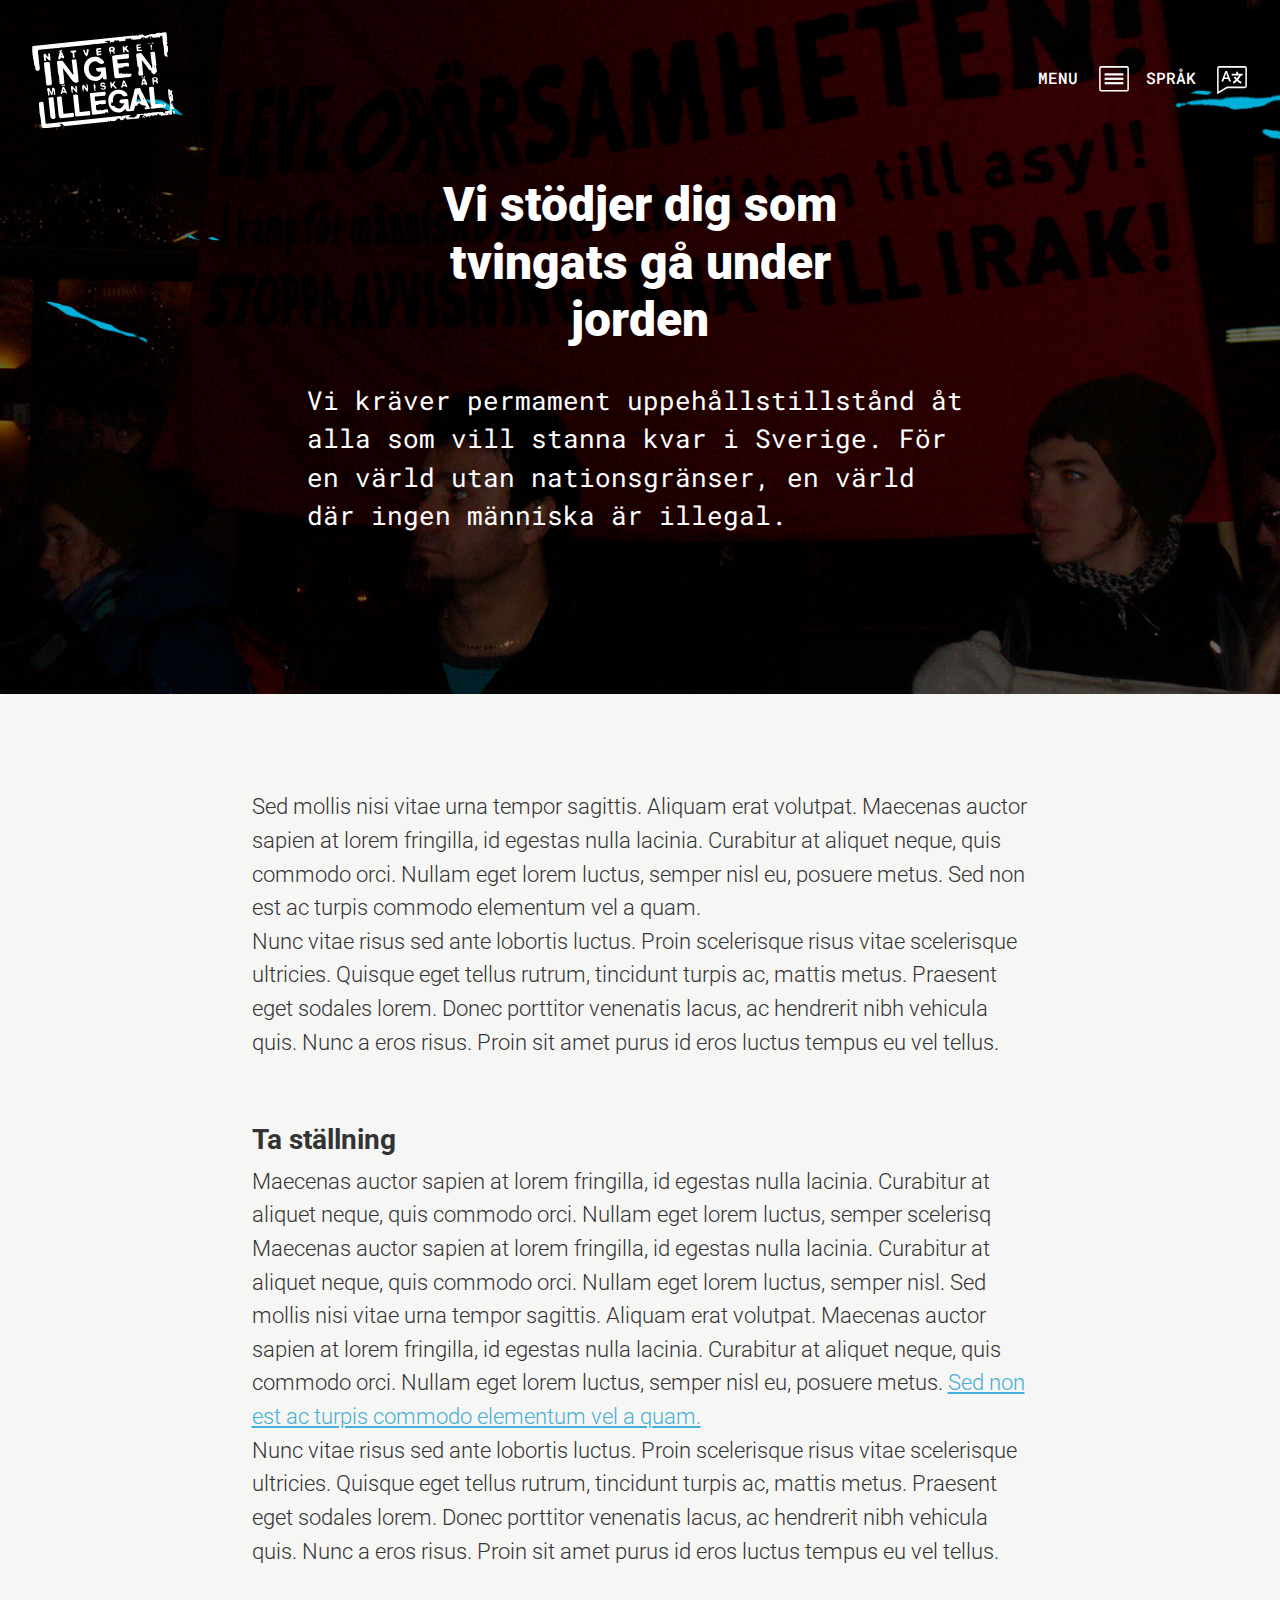
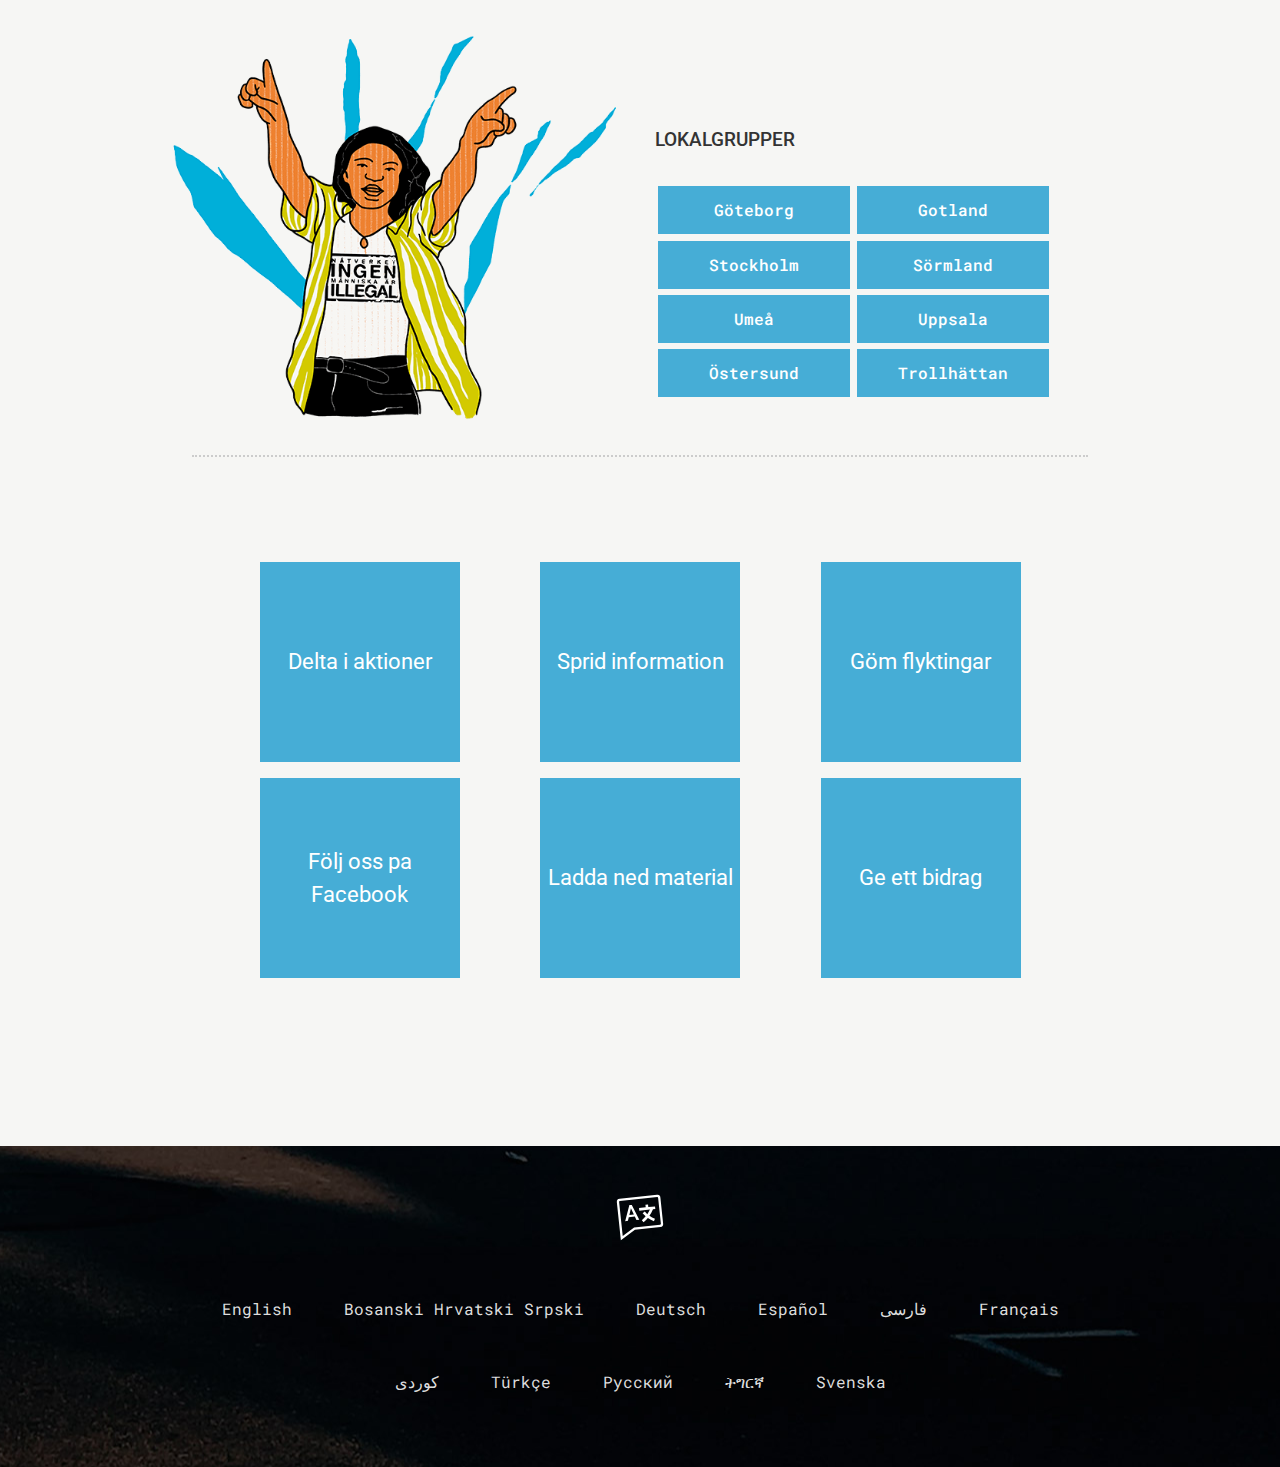
<file: engagera.html>
<!DOCTYPE html>
<html lang="sv">

<head>
    <meta charset="UTF-8">
    <meta name="viewport" content="width=device-width, initial-scale=1">
    <title>Ingen Illegal</title>
    <link href="https://fonts.googleapis.com/css?family=Source+Code+Pro:300,400,500,600,700" rel="stylesheet">
    <link rel="stylesheet" href="https://use.fontawesome.com/releases/v5.5.0/css/all.css" integrity="sha384-B4dIYHKNBt8Bc12p+WXckhzcICo0wtJAoU8YZTY5qE0Id1GSseTk6S+L3BlXeVIU"
        crossorigin="anonymous">
    <link href="https://fonts.googleapis.com/css?family=Roboto+Mono:400,500|Roboto:300,400,500,700,900&amp;subset=latin-ext"
        rel="stylesheet">
    <link rel="apple-touch-icon" sizes="180x180" href="favicon/apple-touch-icon.png">
    <link rel="icon" type="image/png" sizes="32x32" href="favicon/">
    <link rel="icon" type="image/png" sizes="16x16" href="favicon/favicon-16x16.png">
    <link rel="manifest" href="favicon/site.webmanifest">
    <link rel="mask-icon" href="favicon/safari-pinned-tab.svg" color="#5bbad5">
    <meta name="msapplication-TileColor" content="#f6f6f4">
    <meta name="theme-color" content="#F6F6F4">

    <link rel="stylesheet" href="css/style.css">

</head>

<body>

    <header class="engagera-header">
        <div class="navigation">
            <a href="index.html" class="logo">
                <svg id="Layer_1" data-name="Layer 1" xmlns="http://www.w3.org/2000/svg" viewBox="0 0 86.3 58.05"><title>logo</title><path class="cls-1" d="M657.62,370a.48.48,0,0,1-.24,0,.55.55,0,0,1-.21-.2l-.77-1.07a1.53,1.53,0,0,0-.28-.29l-.08-.07-.33-.24,0,0a.7.7,0,0,0-.32-.1.51.51,0,0,0-.29.18.46.46,0,0,0-.1.34.52.52,0,0,1-.09.32.54.54,0,0,0-.09.34l0,.34a1.1,1.1,0,0,0,.07.31,1.41,1.41,0,0,1,.08.3l.15.89a1.34,1.34,0,0,1,0,.4l0,.15a1.64,1.64,0,0,0,0,.38.48.48,0,0,0,.19.29l.21.14a.61.61,0,0,0,.37.08l.1,0a.54.54,0,0,0,.32-.21l0,0a.45.45,0,0,0,.08-.33.59.59,0,0,0-.1-.25.72.72,0,0,1-.08-.28l-.08-.71a.54.54,0,0,1,.11-.35.18.18,0,0,1,.27,0l1,1.21a2.52,2.52,0,0,0,.3.27l.31.21a.92.92,0,0,0,.36.13,1.41,1.41,0,0,0,.28,0s.13-.08.19-.18a.69.69,0,0,0,.09-.38l-.36-3.4a.44.44,0,0,0-.2-.31l-.12-.07a.65.65,0,0,0-.35-.09.46.46,0,0,0-.28.18l0,0a.61.61,0,0,0-.1.37l.16,1.5A.22.22,0,0,1,657.62,370Z" transform="translate(-647.85 -354.97)"/><path class="cls-1" d="M664.54,367.52l-.86,3.32a.65.65,0,0,0,0,.34.77.77,0,0,0,.22.27l0,0a.69.69,0,0,0,.36.13h.08a.66.66,0,0,0,.36-.13h0a1.58,1.58,0,0,0,.26-.31l.18-.32a.43.43,0,0,1,.3-.21l.51-.08a.52.52,0,0,1,.36.09h0l.3.23a.58.58,0,0,0,.34.07.33.33,0,0,0,.25-.21l.09-.26a1.08,1.08,0,0,0,0-.4h0a1,1,0,0,0-.16-.37l0-.05a2,2,0,0,1-.19-.36l-.35-.78c0-.11-.12-.27-.17-.37l-.1-.22a1.5,1.5,0,0,0-.23-.33l-.43-.47a.7.7,0,0,0-.28-.17.16.16,0,0,1-.13-.15.51.51,0,0,1,.06-.22c0-.05.14-.06.24,0l.36.13a.33.33,0,0,0,.31,0,.32.32,0,0,0,.11-.25.4.4,0,0,0-.19-.26l-.1-.06a1.43,1.43,0,0,1-.29-.24.33.33,0,0,0-.26-.11.56.56,0,0,0-.26.18.53.53,0,0,1-.31.19h-.07a.89.89,0,0,1-.37,0,.2.2,0,0,0-.24.11.34.34,0,0,0,.05.32l.19.23a.82.82,0,0,1,.14.25.4.4,0,0,1,0,.21C664.62,367.27,664.57,367.41,664.54,367.52Zm1,1.53h0a.32.32,0,0,1,.28.11.34.34,0,0,1,0,.26.31.31,0,0,1-.24.13.25.25,0,0,1-.22-.21v-.07A.19.19,0,0,1,665.56,369.05Z" transform="translate(-647.85 -354.97)"/><path class="cls-1" d="M673.58,367.34a.45.45,0,0,1,.31-.19l.2,0a.82.82,0,0,0,.36-.15l.07-.06a.48.48,0,0,0,.13-.34v-.1a.66.66,0,0,0-.13-.32.45.45,0,0,0-.31-.1l-.26,0a1.08,1.08,0,0,0-.27.05,1.47,1.47,0,0,1-.26.05l-1.76.18a1,1,0,0,0-.37.13l-.11.07a.35.35,0,0,0-.15.31v0a.56.56,0,0,0,.19.33l.11.08a.57.57,0,0,0,.36.09l.16,0a.57.57,0,0,1,.36.11l0,0a.75.75,0,0,1,.18.34l.14,1.38a1.34,1.34,0,0,1,0,.36,1,1,0,0,0,0,.35l0,.24a.51.51,0,0,0,.19.32l.18.14a.56.56,0,0,0,.35.09.4.4,0,0,0,.28-.2.81.81,0,0,0,.07-.38l-.24-2.23a.73.73,0,0,1,.09-.38Z" transform="translate(-647.85 -354.97)"/><path class="cls-1" d="M681.93,365.47l-.11-.06a.56.56,0,0,0-.29-.09.77.77,0,0,0-.26.13l0,0a.6.6,0,0,0-.2.32l-.18.86c0,.11,0,.29,0,.41v.23a1,1,0,0,1-.1.38c-.05.1-.13.18-.19.17s-.14-.08-.19-.18a2.84,2.84,0,0,0-.18-.31,2.64,2.64,0,0,1-.18-.3l-.08-.17a.66.66,0,0,1-.07-.32,1.09,1.09,0,0,0-.07-.32l0,0a1.2,1.2,0,0,0-.21-.31.6.6,0,0,0-.32-.15l-.06,0a.78.78,0,0,0-.35,0,.3.3,0,0,0-.13.25,1.23,1.23,0,0,0,.08.36l.13.39c0,.1.12.27.17.37l.13.23a1.07,1.07,0,0,1,.13.38l0,.19a1,1,0,0,0,.16.37l.13.16.26.32.58.72a.29.29,0,0,0,.31.09l.14-.06a.3.3,0,0,0,.2-.24.32.32,0,0,1,.17-.26.75.75,0,0,0,.24-.29l.07-.15a1.72,1.72,0,0,0,.1-.39l.08-.68c0-.11.05-.29.08-.4l.24-.87a1.81,1.81,0,0,0,0-.4v-.09A.44.44,0,0,0,681.93,365.47Z" transform="translate(-647.85 -354.97)"/><path class="cls-1" d="M688,365.67l1.51-.16a.21.21,0,0,0,.18-.23l0-.15a.59.59,0,0,0-.17-.33l-.15-.12a.53.53,0,0,0-.36-.11h-.16a3.41,3.41,0,0,0-.37.08l-.37.09-.13,0c-.11,0-.29.05-.4.07l-.5.05a.31.31,0,0,0-.25.22l0,.21a1,1,0,0,1-.17.37v0a.59.59,0,0,0-.11.32.56.56,0,0,0,.08.22.53.53,0,0,1,.09.27l.15,1.49a2.43,2.43,0,0,1,0,.36c0,.09,0,.23,0,.31a.52.52,0,0,0,.18.28l.21.16a.52.52,0,0,0,.36.1l1.26-.13a1.07,1.07,0,0,0,.38-.13l.32-.2a.72.72,0,0,0,.25-.3,2.19,2.19,0,0,0,.08-.27.2.2,0,0,0-.06-.15.43.43,0,0,0-.27,0l-.34,0a1.1,1.1,0,0,0-.31.07.92.92,0,0,1-.25.05,1.71,1.71,0,0,1-.32,0A.6.6,0,0,1,688,368l0,0a.66.66,0,0,1-.16-.24.53.53,0,0,1,.1-.28h0a.48.48,0,0,1,.32-.19l1-.12a.49.49,0,0,0,.32-.18.62.62,0,0,0,.11-.34.39.39,0,0,0-.19-.27l-.05,0a.84.84,0,0,0-.38-.08l-1,.09a.47.47,0,0,1-.33-.1.27.27,0,0,1,0-.44A.49.49,0,0,1,688,365.67Z" transform="translate(-647.85 -354.97)"/><path class="cls-1" d="M697.24,364.12c-.19-.08-.54-.18-.54-.18a1.39,1.39,0,0,0-.41,0l-.69.05a.77.77,0,0,0-.36.12.89.89,0,0,1-.37.14.37.37,0,0,0-.28.21l-.09.22a.83.83,0,0,0-.06.33.61.61,0,0,1,0,.27,1,1,0,0,0,0,.32l.1,1a.65.65,0,0,0,.17.34l.08.08a.59.59,0,0,1,.16.3.64.64,0,0,1,0,.25.52.52,0,0,0,0,.29.66.66,0,0,0,.13.31.45.45,0,0,0,.31.1c.09,0,.12-.09.15-.16a1.45,1.45,0,0,0,0-.3.49.49,0,0,0-.11-.27.58.58,0,0,1-.12-.3.43.43,0,0,1,.09-.3,1.06,1.06,0,0,1,.29-.2,1,1,0,0,1,.38-.08h.18a.47.47,0,0,1,.31.18l.17.27a.7.7,0,0,0,.26.23.61.61,0,0,1,.17.11s0,.09,0,.13a.27.27,0,0,0,0,.24.59.59,0,0,0,.18.27.48.48,0,0,0,.34.08h.05a.23.23,0,0,0,.19-.24l0-.2a.66.66,0,0,0-.1-.29c0-.05-.1-.11-.1-.14a.12.12,0,0,1,.05-.11.37.37,0,0,0,0-.26l-.16-.45c0-.11-.08-.26-.1-.33l.06,0a1,1,0,0,0,.46-1A1,1,0,0,0,697.24,364.12Zm-.83,1.55a.81.81,0,0,1-.37.15h-.12a.58.58,0,0,1-.36-.1l-.06,0a.52.52,0,0,1-.18-.33v0a.59.59,0,0,1,.09-.35.43.43,0,0,1,.3-.18l.59-.06c.42,0,.51.15.54.38S696.41,365.67,696.41,365.67Z" transform="translate(-647.85 -354.97)"/><path class="cls-1" d="M703.64,363.8a.53.53,0,0,0-.08-.25.59.59,0,0,0-.17-.13s-.17,0-.25.09l-.3.26a.65.65,0,0,0-.17.34v.11a2.81,2.81,0,0,0,0,.41l.13,1.22a1.31,1.31,0,0,0,.08.34,1.32,1.32,0,0,1,.07.3.43.43,0,0,1,0,.22.31.31,0,0,0,0,.19.8.8,0,0,0,.15.31l.16.2c.08.08.19.15.25.14a.49.49,0,0,0,.24-.17l0-.07a.51.51,0,0,0,.1-.36l-.07-.75a.34.34,0,0,1,.11-.3.75.75,0,0,1,.34-.1h0a.52.52,0,0,1,.34.16l.81,1a.9.9,0,0,0,.32.23l.12,0a.83.83,0,0,0,.33.05c.07,0,.17-.1.21-.2l.05-.11a.34.34,0,0,0-.05-.34L705,365a.24.24,0,0,1,0-.31l.79-1a.33.33,0,0,0,0-.33v0a.35.35,0,0,0-.31-.15l-.26,0a.54.54,0,0,0-.34.18l-.66.74a2.24,2.24,0,0,1-.22.22.25.25,0,0,1-.23,0,.18.18,0,0,1-.11-.21A.89.89,0,0,0,703.64,363.8Z" transform="translate(-647.85 -354.97)"/><path class="cls-1" d="M712.12,363.23a.84.84,0,0,1,.37-.14l.91-.1.28,0a.22.22,0,0,0,.14-.09.37.37,0,0,0,0-.16s-.06-.11-.13-.15a.82.82,0,0,0-.33-.05h0a.86.86,0,0,1-.38-.1l0,0a.68.68,0,0,0-.31-.08,1.22,1.22,0,0,0-.32.11h0a1.36,1.36,0,0,1-.29.11.61.61,0,0,1-.25,0,.75.75,0,0,0-.34,0l-.24,0a.24.24,0,0,0-.21.23v.06c0,.12,0,.3,0,.41l0,.29a1.47,1.47,0,0,0,0,.36c0,.09,0,.25,0,.36l.07.7a2.6,2.6,0,0,0,.06.3,1.22,1.22,0,0,1,0,.25.71.71,0,0,1,0,.21.74.74,0,0,0,0,.25V366a.73.73,0,0,0,.15.36l.1.12a.41.41,0,0,0,.34.13l1.32-.13.34,0a.86.86,0,0,1,.24,0h.26a.51.51,0,0,0,.31-.17l.07-.08a.47.47,0,0,0,.12-.24.49.49,0,0,0-.15-.23.54.54,0,0,0-.35-.11l-1,.11-.34,0a.37.37,0,0,1-.29-.1l0,0a.51.51,0,0,1-.17-.3.65.65,0,0,1,.09-.35l0,0a.46.46,0,0,1,.31-.2l1-.11a.46.46,0,0,0,.3-.19.63.63,0,0,0,.09-.25s-.07-.12-.16-.18a.58.58,0,0,0-.36-.1l-1,.1a.54.54,0,0,1-.35-.11l-.06,0a.52.52,0,0,1-.16-.27.33.33,0,0,1,.15-.26Z" transform="translate(-647.85 -354.97)"/><path class="cls-1" d="M719.58,362.59a.54.54,0,0,0-.09.34l.12,1.15a.67.67,0,0,0,.12.31.56.56,0,0,1,.2.29v.05a.44.44,0,0,1-.13.31.42.42,0,0,0-.06.26.78.78,0,0,0,.14.33v0a.34.34,0,0,0,.29.14.46.46,0,0,0,.28-.18l0,0a.69.69,0,0,0,.1-.37v0a.47.47,0,0,0-.19-.32l-.18,0a.33.33,0,0,1-.14-.2c0-.05.09-.15.18-.21a.92.92,0,0,0,.23-.29.9.9,0,0,0,0-.37l-.09-.88a.52.52,0,0,0-.18-.32l-.09-.06a.48.48,0,0,0-.32-.08A.56.56,0,0,0,719.58,362.59Z" transform="translate(-647.85 -354.97)"/><path class="cls-1" d="M656.28,385.39v.11a1.59,1.59,0,0,0,.09.39,1.69,1.69,0,0,1,.08.39l0,.19a.82.82,0,0,0,.13.37l.28.38a.37.37,0,0,0,.32.14l1.37-.14a1.34,1.34,0,0,0,.39-.11l.46-.21a1.23,1.23,0,0,0,.31-.24l.1-.11a.59.59,0,0,0,.11-.36l-1.32-12.57a.31.31,0,0,0-.22-.25l-.75-.22a1.35,1.35,0,0,0-.4,0l-1.55.16a.65.65,0,0,0-.34.17l-.17.19a.54.54,0,0,0-.12.36l.53,5c0,.11,0,.29.06.4l.19.83c0,.11,0,.29.06.4l.35,3.3a2.81,2.81,0,0,1,0,.41l0,.6A2.75,2.75,0,0,0,656.28,385.39Z" transform="translate(-647.85 -354.97)"/><path class="cls-1" d="M663.11,372.69l-.06.1a.58.58,0,0,0-.09.38l.68,6.47a1.89,1.89,0,0,0,.08.4l.43,1.48a1.87,1.87,0,0,1,.07.4l.26,3.79a.73.73,0,0,0,.15.35l.27.33a.44.44,0,0,0,.33.13l1.72-.18a.42.42,0,0,0,.3-.2l.12-.2a.73.73,0,0,0,.08-.38l-.86-8.21c0-.11,0-.23.08-.25a.18.18,0,0,1,.18.07c0,.07.15.19.21.28l5,6.65.26.32.31.35a1.58,1.58,0,0,0,.31.26l.49.3a.89.89,0,0,0,.38.12h0a.57.57,0,0,1,.33.16.43.43,0,0,0,.32.11l.44-.05a.66.66,0,0,0,.35-.16l.13-.12a.82.82,0,0,1,.28-.18.55.55,0,0,0,.24-.22l0-.08a.61.61,0,0,0,.1-.37l-.27-3.93a1.13,1.13,0,0,0-.1-.37,1.31,1.31,0,0,1-.09-.34,2.44,2.44,0,0,1,0-.38v0a1.79,1.79,0,0,0,0-.4l-.92-7.39a.37.37,0,0,0-.2-.27.66.66,0,0,0-.37,0h0a2.38,2.38,0,0,1-.4.07l-.65.06a2.83,2.83,0,0,0-.4.08l-.44.15a.41.41,0,0,0-.25.25,1.36,1.36,0,0,0,0,.4l1,7.88a.37.37,0,0,1-.14.31.22.22,0,0,1-.28-.06l-5.93-7.88a.73.73,0,0,0-.32-.23l-.35-.13a1.07,1.07,0,0,0-.4-.05l-2,.22A.52.52,0,0,0,663.11,372.69Z" transform="translate(-647.85 -354.97)"/><path class="cls-1" d="M685.31,370c-4.23.44-6.44,4.11-6,8.16a8.87,8.87,0,0,0,.18,1c.08.29.17.29.28.57,0,.07,0,.43.08.5a6.87,6.87,0,0,0,5.09,4.27,1,1,0,0,0,.43,0,.74.74,0,0,1,.25,0c.11,0,.25.1.37.1a7,7,0,0,0,.78,0,5.1,5.1,0,0,0,.5-.19c.18,0,.21.06.38,0l.28-.09c.13-.05.19-.19.32-.25s.26,0,.36-.07a5.28,5.28,0,0,0,1.86-1.69l.1.07a.71.71,0,0,1,.22.32l.13.55a.78.78,0,0,0,.21.33h0a.53.53,0,0,0,.32.12.92.92,0,0,0,.28-.09.39.39,0,0,1,.32,0h0a1.07,1.07,0,0,0,.4.05h.1a.39.39,0,0,0,.29-.21v0A2.46,2.46,0,0,0,693,383l0-.13a1.36,1.36,0,0,0,0-.4l-.6-5.69a.61.61,0,0,0-.17-.34l-.09-.09a.51.51,0,0,0-.35-.13l-4.74.5c-.11,0-.32,0-.4.11h0a.77.77,0,0,0-.05.43v.15a1.83,1.83,0,0,0,.09.39l.15.37a.78.78,0,0,0,.24.3l.6.41a.71.71,0,0,0,.38.09l1.35-.14c.25,0,.25.51.23.62a3.16,3.16,0,0,1-3.08,2.55c-2.69.28-4.1-1.89-4.34-4.16s.73-4.81,3.43-5.1c1.23-.13,3,1.26,3,1.26a.82.82,0,0,0,.36.15l.58.05a1.79,1.79,0,0,1,.39.13l0,0a.45.45,0,0,0,.36,0l1-.56a.44.44,0,0,0,.2-.31.25.25,0,0,0,0-.13C690.6,371,687.79,369.78,685.31,370Z" transform="translate(-647.85 -354.97)"/><path class="cls-1" d="M697.51,369.23a.71.71,0,0,1-.27.08.45.45,0,0,1-.22,0s-.14,0-.25,0h0a.81.81,0,0,0-.33.12.3.3,0,0,0-.12.25c0,.09,0,.22,0,.3a.75.75,0,0,1,0,.26,1.58,1.58,0,0,0,0,.31l1.26,10.61c0,.11,0,.3,0,.41l.08.56a.61.61,0,0,0,.19.33l.37.29a.69.69,0,0,0,.36.13h.08a1.36,1.36,0,0,1,.4,0h0a1.79,1.79,0,0,0,.4,0l7.36-.77a.93.93,0,0,0,.32-.1.59.59,0,0,1,.3-.09.45.45,0,0,0,.29-.18l0-.06a1.76,1.76,0,0,0,.17-.37l.23-.73a.35.35,0,0,0-.08-.33.43.43,0,0,0-.35-.1l-.36,0a1.23,1.23,0,0,1-.32,0l-.21,0a.5.5,0,0,0-.21,0c-.07,0-.23,0-.3,0l0,0a.65.65,0,0,1-.37.12h-.16a.3.3,0,0,1-.28-.13l-.13-.06c-.05-.1-.23-.1-.33-.09s-.1.06-.15.15-.05.13-.1.16a.48.48,0,0,1-.21.08l-.51.05a.28.28,0,0,1-.28-.17.18.18,0,0,1-.09-.15c0-.11-.12-.13-.2-.12a.65.65,0,0,0-.2.05c-.1,0-.16,0-.19.05a.71.71,0,0,1-.32.21h0a.51.51,0,0,1-.35-.13l-.08-.09a.4.4,0,0,0-.27-.13l-.32,0-1.09.12a.2.2,0,0,1-.22-.18l-.31-2.94a.22.22,0,0,1,.18-.23l2.43-.25a.75.75,0,0,0,.35-.16l.13-.13a1.26,1.26,0,0,0,.23-.24.66.66,0,0,1,.26-.18.51.51,0,0,1,.28,0,1.1,1.1,0,0,0,.3,0h.14a2.8,2.8,0,0,1,.41,0h.5a2.81,2.81,0,0,0,.41,0l.32,0a1,1,0,0,0,.36-.12.22.22,0,0,0,.11-.24,2.47,2.47,0,0,1-.06-.29,1.08,1.08,0,0,1,0-.34l0-.09a.74.74,0,0,0,0-.39l-.12-.31a.9.9,0,0,0-.24-.31l-.08-.06a.6.6,0,0,0-.37-.11l-5.6.59a.42.42,0,0,1-.33-.14l0,0a.81.81,0,0,1-.15-.37l-.17-1.66a.33.33,0,0,1,.07-.28,1.11,1.11,0,0,1,.29-.09l6-.63a.82.82,0,0,0,.36-.15l.24-.19a.3.3,0,0,0,.12-.25.47.47,0,0,1,0-.2,1.62,1.62,0,0,0,0-.3l-.12-1.13a1.44,1.44,0,0,0-.1-.37.46.46,0,0,0-.29-.19l-.54.06-.43.09-7.27.78A1.48,1.48,0,0,0,697.51,369.23Z" transform="translate(-647.85 -354.97)"/><path class="cls-1" d="M657.54,393a.3.3,0,0,0,.15.3l.16.09a.34.34,0,0,0,.34,0l.14-.1a.36.36,0,0,0,.13-.32l-.06-.32c0-.11,0-.29,0-.41l-.14-1.24a.36.36,0,0,1,.06-.26s.11,0,.16.13l.43.91a1.82,1.82,0,0,1,.12.35,2,2,0,0,0,.12.34l.2.43a.32.32,0,0,0,.29.16l.34,0a.31.31,0,0,0,.25-.22l.07-.33c0-.11,0-.26.06-.32a2.55,2.55,0,0,1,.05-.32l.31-1.33c0-.11.08-.18.11-.16a.36.36,0,0,1,.09.24l.21,2a.86.86,0,0,0,.11.3.34.34,0,0,0,.25.08.8.8,0,0,0,.32-.14h0a.42.42,0,0,0,.14-.33l-.32-3.06a.78.78,0,0,0-.16-.36l-.19-.19a.79.79,0,0,0-.34-.2l-.26-.05a.71.71,0,0,0-.38.05l-.06,0a.49.49,0,0,0-.21.3,1.35,1.35,0,0,0,0,.4v.06a1,1,0,0,1,0,.39l-.34,1.61a.71.71,0,0,1-.05.2l-.09-.19-1.06-2.29a.48.48,0,0,0-.28-.24l-.23-.06a.62.62,0,0,0-.38,0l-.25.13a.73.73,0,0,0-.28.27l-.11.2a.58.58,0,0,0-.05.37,1.73,1.73,0,0,0,.16.37l.09.15a1.07,1.07,0,0,1,.13.38l.23,1.78a2.8,2.8,0,0,1,0,.41Z" transform="translate(-647.85 -354.97)"/><path class="cls-1" d="M665.42,392.41l0,0a.9.9,0,0,0,.35.05.42.42,0,0,0,.24-.12c0-.06.12-.2.17-.3l0-.06a.76.76,0,0,1,.25-.28.9.9,0,0,1,.36-.12l.71-.08a.88.88,0,0,1,.3,0,.55.55,0,0,1,.21.2l.07.11a2.6,2.6,0,0,0,.2.28c0,.06.07.13.15.12a.78.78,0,0,0,.35-.18.54.54,0,0,0,.12-.34h0a1,1,0,0,0-.09-.38,4.38,4.38,0,0,1-.39-.7c-.05-.17-.37-.83-.37-.83l-.78-1.56a.32.32,0,0,0-.29-.16l-.5.06a.3.3,0,0,0-.25.21l-1,3.78A.23.23,0,0,0,665.42,392.41Zm1.35-2.59c0-.11.05-.17.13-.18a.53.53,0,0,1,.32.21l.15.49a.28.28,0,0,1-.08.31l-.07.06a.37.37,0,0,1-.35,0l-.09,0a.26.26,0,0,1-.14-.28Z" transform="translate(-647.85 -354.97)"/><path class="cls-1" d="M667.48,387.59a.37.37,0,0,0,.25-.2.66.66,0,0,0,0-.37.52.52,0,0,0-.27-.23.89.89,0,0,0-.39,0,.82.82,0,0,0-.36.28.15.15,0,0,0,.05.22,3.45,3.45,0,0,0,.34.19A.82.82,0,0,0,667.48,387.59Z" transform="translate(-647.85 -354.97)"/><path class="cls-1" d="M666,387.67a.42.42,0,0,0,.33,0c.08,0,.2-.08.21-.19s.06-.3,0-.34-.13-.2-.25-.18a1.29,1.29,0,0,0-.38.05.36.36,0,0,0-.19.26.4.4,0,0,0,.06.22C665.84,387.57,665.91,387.6,666,387.67Z" transform="translate(-647.85 -354.97)"/><path class="cls-1" d="M672.83,389.4l1.42,1.82a1.24,1.24,0,0,0,.29.27l.07.05a1,1,0,0,0,.46.07h0c.11,0,.12-.08.13-.17a2.07,2.07,0,0,0,0-.36l-.11-2.46a1.07,1.07,0,0,0-.11-.37,1.65,1.65,0,0,1-.16-.36l-.05-.16a.73.73,0,0,0-.18-.31.34.34,0,0,0-.23-.1.42.42,0,0,0-.24.17.58.58,0,0,0-.1.36l.16,1.54c0,.11,0,.22-.11.24a.3.3,0,0,1-.26-.13l-1.41-1.8a.39.39,0,0,0-.32-.14H672a.65.65,0,0,0-.34.17l0,0a1.09,1.09,0,0,0-.19.35l-.07.31a1.34,1.34,0,0,0,0,.4l.15.87c0,.11,0,.3.05.41v.23a1.05,1.05,0,0,0,.12.38l0,.07a3.35,3.35,0,0,1,.15.35.65.65,0,0,1,0,.34.34.34,0,0,0,.11.3h0a.55.55,0,0,0,.29.12.31.31,0,0,0,.21-.18.63.63,0,0,0,.05-.29.49.49,0,0,0-.13-.23.19.19,0,0,1,0-.26h0a.69.69,0,0,0,.1-.37l-.08-1a.3.3,0,0,1,.11-.27A.24.24,0,0,1,672.83,389.4Z" transform="translate(-647.85 -354.97)"/><path class="cls-1" d="M678.23,387.54a.61.61,0,0,0-.1.37l.16,1.56a.93.93,0,0,0,.14.38l0,0a.83.83,0,0,1,.13.28c0,.06,0,.19,0,.28a.82.82,0,0,0,.1.3.32.32,0,0,0,.23.13.34.34,0,0,0,.23-.18.3.3,0,0,0,0-.32.54.54,0,0,1-.13-.28.42.42,0,0,1,.17-.25.35.35,0,0,0,.12-.32l0-.09a1.85,1.85,0,0,0-.08-.29.81.81,0,0,1-.07-.26.25.25,0,0,1,.1-.25c.06,0,.17,0,.24.08a1.06,1.06,0,0,1,.15.27l.16.29.32.49.25.33.36.45a1.58,1.58,0,0,0,.31.26l.07.05a1.27,1.27,0,0,0,.38.11h.1a.19.19,0,0,0,.2-.19.58.58,0,0,0-.12-.34.25.25,0,0,1,0-.3l.11-.16a.68.68,0,0,0,.09-.37l-.08-.65a2,2,0,0,0-.08-.33,1.9,1.9,0,0,1-.08-.34l0-.25,0-.4,0-.46a.58.58,0,0,0-.17-.34l-.09-.08a.47.47,0,0,0-.31-.12.35.35,0,0,0-.24.14.6.6,0,0,0,0,.34l.18,1.51a.2.2,0,1,1-.36.15l-1.25-1.71a.36.36,0,0,0-.3-.14.53.53,0,0,0-.3.18Z" transform="translate(-647.85 -354.97)"/><path class="cls-1" d="M685.4,390.1a.49.49,0,0,0,.17.24l.08.06a.64.64,0,0,0,.32.12.87.87,0,0,0,.32-.13.31.31,0,0,0,.13-.25.6.6,0,0,0-.17-.28l-.11-.11a.47.47,0,0,1-.14-.28.89.89,0,0,1,.12-.3l.12-.18a.6.6,0,0,0,.09-.37l-.1-1a2,2,0,0,0-.08-.37,1.8,1.8,0,0,0-.2-.31l-.05-.05a.3.3,0,0,1-.08-.27.57.57,0,0,0,0-.22.36.36,0,0,0-.12-.19.17.17,0,0,0-.19,0,.37.37,0,0,0-.09.22.74.74,0,0,1-.13.29.83.83,0,0,0-.22.66l.16,1.47a.66.66,0,0,0,.16.35l.06.07a.67.67,0,0,1,.15.29.43.43,0,0,1-.12.28A.41.41,0,0,0,685.4,390.1Z" transform="translate(-647.85 -354.97)"/><path class="cls-1" d="M691.12,389.24l-.21,0a.56.56,0,0,1-.4-.16c-.13-.1-.32-.13-.44-.29a.4.4,0,0,0-.3-.18c-.11,0-.18,0-.23.07a.55.55,0,0,0-.1.29.56.56,0,0,0,.21.37,1.63,1.63,0,0,0,.64.44,1.94,1.94,0,0,0,.76.05,2.05,2.05,0,0,0,1.21-.44,1.42,1.42,0,0,0,.29-1.16.84.84,0,0,0-.52-.71,2.54,2.54,0,0,0-.78-.3c-.13,0-.5,0-.64,0-.37,0-.59-.19-.63-.39a.43.43,0,0,1,.21-.42.68.68,0,0,1,.42-.16.79.79,0,0,1,.66.32.39.39,0,0,0,.32.14,1.56,1.56,0,0,0,.44,0,.36.36,0,0,0,.09-.43,1.7,1.7,0,0,0-.49-.47,2.1,2.1,0,0,0-.64-.26,3,3,0,0,0-.66,0,1.19,1.19,0,0,0-1,.61,1.17,1.17,0,0,0-.23.74,1.07,1.07,0,0,0,.83,1,2.87,2.87,0,0,0,.77.19c.52,0,.94.07,1,.5a.47.47,0,0,1-.18.39A1,1,0,0,1,691.12,389.24Z" transform="translate(-647.85 -354.97)"/><path class="cls-1" d="M696.38,387.71a.62.62,0,0,1,.38,0l.07,0a.82.82,0,0,1,.32.23l.73.84a1.53,1.53,0,0,0,.3.27l.14.08a.59.59,0,0,0,.37.08l.17,0a.34.34,0,0,0,.25-.23h0a.36.36,0,0,0-.1-.33l-.12-.11a2.57,2.57,0,0,1-.28-.29l-1.1-1.22a.82.82,0,0,1-.15-.36v-.11a.57.57,0,0,1,.11-.36l.56-.71a2.4,2.4,0,0,1,.27-.28.19.19,0,0,0,.05-.25.33.33,0,0,0-.29-.12l-.36,0a.54.54,0,0,0-.33.18l-.88,1.16a.27.27,0,0,1-.28.1A.35.35,0,0,1,696,386l-.06-.55a.52.52,0,0,0-.13-.3.39.39,0,0,0-.28-.08.4.4,0,0,0-.27.18h0a1.36,1.36,0,0,0-.14.34,2.07,2.07,0,0,0,0,.36l.21,1.94a1.05,1.05,0,0,0,.12.38l.3.53a.33.33,0,0,0,.3.15.25.25,0,0,0,.2-.23v-.21c0-.12,0-.3,0-.41V388A.27.27,0,0,1,696.38,387.71Z" transform="translate(-647.85 -354.97)"/><path class="cls-1" d="M703.79,384.3h0a.88.88,0,0,0-.43,0l-.12,0c-.12,0-.29,0-.32.1a2.73,2.73,0,0,0-.14.33l-.94,3.56c0,.11,0,.28,0,.33s.14.13.22.12a1.07,1.07,0,0,0,.32-.12l.1-.05a.7.7,0,0,0,.25-.29l0-.12a.75.75,0,0,1,.2-.28.91.91,0,0,1,.34-.11l.65-.07a.89.89,0,0,1,.37,0,.68.68,0,0,1,.27.24l.17.27a.35.35,0,0,0,.31.15h0a.35.35,0,0,0,.27-.22l.06-.19a.53.53,0,0,0,0-.37l-1.46-3C704,384.55,703.89,384.36,703.79,384.3Zm.14,2.51a.4.4,0,0,1-.28.18l-.22,0a.27.27,0,0,1-.25-.09.61.61,0,0,1,0-.31l.12-.59c0-.11.13-.37.19-.37s.21.22.25.32l.21.5A.5.5,0,0,1,703.93,386.81Z" transform="translate(-647.85 -354.97)"/><path class="cls-1" d="M714,386.76l.18.26a.33.33,0,0,0,.27.15.4.4,0,0,0,.25-.2l.07-.13a.44.44,0,0,1,.3-.2l1.1-.11a.44.44,0,0,1,.34.13l.31.35a.45.45,0,0,0,.32.13.28.28,0,0,0,.22-.22l.07-.35a.73.73,0,0,0,0-.39l-.28-.8A3,3,0,0,0,717,385l-.76-1.54a1.1,1.1,0,0,0-.26-.31l-.07-.06a.61.61,0,0,0-.37-.1l-.5.05a.31.31,0,0,0-.25.22l-.83,3.13A.46.46,0,0,0,714,386.76Zm1.11-1.42.09-.52a.29.29,0,0,1,.21-.23.23.23,0,0,1,.25.16l.2.51a.5.5,0,0,1,0,.36.43.43,0,0,1-.3.2h-.14a.29.29,0,0,1-.27-.13A.85.85,0,0,1,715.09,385.34Z" transform="translate(-647.85 -354.97)"/><path class="cls-1" d="M716,382.57c.17-.14.34-.32.28-.53a.47.47,0,0,0-.32-.28.53.53,0,0,0-.48.12c-.15.14-.09.33,0,.51S715.86,382.71,716,382.57Z" transform="translate(-647.85 -354.97)"/><path class="cls-1" d="M714.45,382.75a.37.37,0,0,0,.41-.24.39.39,0,0,0-.19-.56.63.63,0,0,0-.44.05c-.16.07-.18.36-.15.47A.74.74,0,0,0,714.45,382.75Z" transform="translate(-647.85 -354.97)"/><path class="cls-1" d="M723.94,383.33c-.07-.61-1.11-1-1.11-1a1.1,1.1,0,0,0-.4-.05l-1.22.13a.49.49,0,0,0-.32.18l-.24.32a.69.69,0,0,0-.1.37l.23,2.14a1.67,1.67,0,0,0,.07.35,1.66,1.66,0,0,1,0,.26,1.39,1.39,0,0,1,0,.29,1,1,0,0,0,.07.35.27.27,0,0,0,.28.15h.08a.4.4,0,0,0,.29-.21.63.63,0,0,0,.08-.28.38.38,0,0,0-.06-.16.93.93,0,0,1-.07-.27l0-.17a.73.73,0,0,1,.09-.38l0-.07a.46.46,0,0,1,.31-.2l.68-.07c.21,0,.46.18.56.6a2.19,2.19,0,0,0,.15.44.27.27,0,0,0,.24.16.42.42,0,0,0,.27-.19s.27-.24.25-.47a2.81,2.81,0,0,0-.06-.35c-.06-.35-.1-.48-.43-.61,0,0-.1-.16,0-.21A1.18,1.18,0,0,0,723.94,383.33Zm-1.24.76a1.07,1.07,0,0,1-.38.13l-.28,0a.65.65,0,0,1-.36-.1.56.56,0,0,1-.17-.33l0-.33a1,1,0,0,1,0-.35c0-.06.23-.1.34-.11l.55-.06c.4,0,.63.1.67.49A.72.72,0,0,1,722.7,384.09Z" transform="translate(-647.85 -354.97)"/><path class="cls-1" d="M659,406.3a.68.68,0,0,0,.17.35l.87.86a.44.44,0,0,0,.34.12l.95-.09a.5.5,0,0,0,.31-.2l.36-.55a.59.59,0,0,0,.08-.37l-1.23-11.7a.34.34,0,0,0-.21-.27l-.07,0a1.1,1.1,0,0,0-.4-.05s-1.31.13-1.36.17a3.5,3.5,0,0,1-.62,0,.73.73,0,0,0-.36.1c0,.05,0,.22,0,.33Z" transform="translate(-647.85 -354.97)"/><path class="cls-1" d="M662.94,394.55a2.53,2.53,0,0,1,0,.38c0,.1,0,.27,0,.39l1.12,10.62a1.15,1.15,0,0,0,.12.37.93.93,0,0,0,.28.28,1.06,1.06,0,0,1,.3.26l.11.13a.42.42,0,0,0,.34.14l7.63-.8a.52.52,0,0,0,.32-.2l0,0a.64.64,0,0,0,.1-.38l-.15-1.38A1,1,0,0,0,673,404h0a.42.42,0,0,0-.33-.14l-5,.53a2.79,2.79,0,0,0-.4.07h0a.33.33,0,0,1-.3-.09.73.73,0,0,1-.12-.34l-1-9.05c0-.11,0-.79-.15-.85l-.28-.19a.93.93,0,0,0-.47,0,1.16,1.16,0,0,1-.26.08.49.49,0,0,1-.2,0l-1.06.11a1,1,0,0,0-.37.14h0a.42.42,0,0,0-.14.33Z" transform="translate(-647.85 -354.97)"/><path class="cls-1" d="M674.25,405.87l.11.12a.44.44,0,0,0,.34.14l8-.85a.54.54,0,0,0,.33-.18l0-.07a.57.57,0,0,0,.11-.36l-.15-1.38a.72.72,0,0,0-.14-.35.38.38,0,0,0-.32-.13l-5.26.58-.35,0-.19,0s-.05-.09-.06-.2l-1-9.86a.46.46,0,0,0-.2-.31l-.26-.16a.89.89,0,0,0-.38-.12l-.54,0a.82.82,0,0,0-.38.09l-.22.12a.35.35,0,0,1-.33,0,.72.72,0,0,0-.33-.07.42.42,0,0,0-.29.17.41.41,0,0,0,0,.34,1.48,1.48,0,0,1,.07.29,1.59,1.59,0,0,0,0,.29,3.69,3.69,0,0,1,0,.37l1.17,11.12A.69.69,0,0,0,674.25,405.87Z" transform="translate(-647.85 -354.97)"/><path class="cls-1" d="M684.34,404.87l.06.07a.44.44,0,0,0,.33.13l5.61-.59a.66.66,0,0,0,.35-.16l.19-.18a.25.25,0,0,1,.29-.05.59.59,0,0,0,.35.09h0a.67.67,0,0,0,.36-.14l.23-.2a1.45,1.45,0,0,1,.34-.2l.65-.22a.2.2,0,0,1,.25.13l.09.27a.17.17,0,0,0,.25.11l.13-.06a.3.3,0,0,0,.16-.29l-.15-1.46a.47.47,0,0,0-.18-.32.59.59,0,0,0-.35-.09l-1.69.18a.65.65,0,0,0-.34.17.45.45,0,0,1-.23.15.42.42,0,0,1-.25-.1.23.23,0,0,0-.29,0l-.23.19a.54.54,0,0,1-.28.13.36.36,0,0,1-.25-.15l-.14-.15a.42.42,0,0,0-.34-.12.87.87,0,0,0-.36.15h0a.59.59,0,0,1-.37.07l-.1,0a1.81,1.81,0,0,0-.4,0h-.53a.68.68,0,0,0-.32.08.27.27,0,0,1-.26,0c-.08,0-.13-.31-.17-.4a1.59,1.59,0,0,1-.07-.38l-.16-2.11a.31.31,0,0,1,.19-.28l.07,0a.75.75,0,0,1,.36,0,1.27,1.27,0,0,0,.33,0,.9.9,0,0,0,.31-.13l.22-.16a.68.68,0,0,1,.3-.12,1.17,1.17,0,0,0,.33-.09h0a1.29,1.29,0,0,1,.39-.08h.1a.57.57,0,0,0,.31-.08.23.23,0,0,1,.25.06.78.78,0,0,0,.33.19l.13,0a1,1,0,0,0,.39,0,1.83,1.83,0,0,0,.39-.09,1.21,1.21,0,0,1,.38-.06h.28a.94.94,0,0,0,.4-.07l.22-.09a.71.71,0,0,0,.27-.18.44.44,0,0,0,.08-.28,1.21,1.21,0,0,1,0-.37v-.06a1.83,1.83,0,0,0,0-.4v-.34a.5.5,0,0,0-.16-.34l-.28-.26a.5.5,0,0,0-.35-.12l-5.33.56a.44.44,0,0,1-.31-.08.53.53,0,0,1-.14-.3l-.21-1.8a.45.45,0,0,1,.07-.3.86.86,0,0,1,.3-.11l5.55-.55a1.36,1.36,0,0,0,.36-.1.53.53,0,0,0,.21-.29l.13-.66a1.41,1.41,0,0,0,0-.41l0-.33a.65.65,0,0,0-.17-.34l-.23-.2a.59.59,0,0,0-.36-.11l-7.91.83a.71.71,0,0,0-.32.11.42.42,0,0,1-.3,0,.22.22,0,0,0-.25.07.91.91,0,0,0,0,.34l1.27,12.07A.77.77,0,0,0,684.34,404.87Z" transform="translate(-647.85 -354.97)"/><path class="cls-1" d="M719.71,400.17a.5.5,0,0,0-.12.35l0,.35a.44.44,0,0,0,.2.3l.17.08a.72.72,0,0,0,.38.07l7.7-.8a.67.67,0,0,0,.33-.18l.36-.45a.57.57,0,0,0,.11-.36l-.11-1.06a.59.59,0,0,0-.15-.33.51.51,0,0,0-.34-.1h0a.51.51,0,0,0-.3.18.86.86,0,0,0-.08.28,1.76,1.76,0,0,1-.09.44.36.36,0,0,1-.36.19l-.29-.07a.4.4,0,0,1-.25-.27c0-.13,0-.26,0-.34a.28.28,0,0,0-.17-.22h-.34l-3.68.4a.2.2,0,0,1-.22-.18l-1-9.84a.45.45,0,0,0-.21-.29l-.43-.21a1.06,1.06,0,0,0-.39-.06l-1.17.12a1.28,1.28,0,0,0-.47.14l-.09.16a.38.38,0,0,0-.14.33l1,9.24c0,.12,0,.3,0,.41v0a2.68,2.68,0,0,1,0,.4v.05a1.07,1.07,0,0,0,0,.29s.09.14.18.2l.1.06a.51.51,0,0,1,.22.25.32.32,0,0,1-.1.29Z" transform="translate(-647.85 -354.97)"/><path class="cls-1" d="M718.41,362.24a.37.37,0,0,0,.25-.09c.07,0,.17-.15.24-.21a.46.46,0,0,0,.11-.25.16.16,0,0,0-.16-.13,2.3,2.3,0,0,0-.36,0h0a.29.29,0,0,0-.24.21,1,1,0,0,0,0,.31A.19.19,0,0,0,718.41,362.24Z" transform="translate(-647.85 -354.97)"/><path class="cls-1" d="M720.61,361.89a.82.82,0,0,0,.35.13h0a.67.67,0,0,0,.35,0v0l0-.35c0-.12-.08-.22-.15-.23h-.34l-.3,0-.31,0a.11.11,0,0,0-.11.1c0,.05.07.12.17.16A2.55,2.55,0,0,1,720.61,361.89Z" transform="translate(-647.85 -354.97)"/><path class="cls-1" d="M717,400.59a.2.2,0,0,1-.28.05l-.15-.11a.57.57,0,0,0-.35-.1.29.29,0,0,0-.23.22l-.06.32a.46.46,0,0,0,.08.36l.2.26a.42.42,0,0,0,.33.14l1.1-.12a2.79,2.79,0,0,0,.4-.07l.07,0a2.71,2.71,0,0,1,.41,0h.09a.39.39,0,0,0,.32-.16l.15-.23a.39.39,0,0,0,0-.35s-4.24-8.55-4.39-8.87-.49-.59-.63-1-.21-.71-.33-1-.46-.94-.46-.94a.31.31,0,0,0-.3-.16l-2.66.28a.33.33,0,0,0-.26.21s-.42,1.53-.48,1.92-.26,1.16-.31,1.62a14.4,14.4,0,0,1-.52,1.61l-1.79,7a.31.31,0,0,1-.23.21.19.19,0,0,1-.19-.19l-.41-5.1A.82.82,0,0,0,706,396l-.43-.45a1.7,1.7,0,0,0-.68-.09l-3.2.34a.8.8,0,0,0-.36.14l-.11.08a1.1,1.1,0,0,0-.27.3l-.21.34a.79.79,0,0,0-.08.38l.05.46a.31.31,0,0,0,.22.26l.08,0a1.74,1.74,0,0,1,.38.14l.36.2a.87.87,0,0,0,.39.07l1.36-.14c.11,0,.17.06.13.17s-1,2.79-2.91,3a3.18,3.18,0,0,1-3.15-1.41c-.1-.15-.13.06-.21-.11s-.89.12-1,0-.61-.46-.73-.67-.17-.33,0-.47.28-.14.31-.31-.41-.15-.42-.34.22-.36.45-.35a1.34,1.34,0,0,1,.53.09c.17.09.37.08.33-.45-.18-2.31.35-4.59,2.94-4.87a3.07,3.07,0,0,1,3.18,1.41.18.18,0,0,0,.15.08l.4,0,.21,0a.78.78,0,0,1,.4,0h0a1.26,1.26,0,0,0,.39,0l.68-.1c.43-.06.41-.61.37-.72-.88-2.47-3.56-3.32-6-3.06a5.91,5.91,0,0,0-5.46,4.91A8.94,8.94,0,0,0,694,396a7,7,0,0,0,0,1.52c.4,3.79,3,6.59,7,6.16,1.27-.13,3.27-2,3.27-2a.23.23,0,0,1,.26-.07.41.41,0,0,1,.13.27l.06.54a.54.54,0,0,0,.2.31l.18.12a.68.68,0,0,0,.37.09.93.93,0,0,0,.27-.07.55.55,0,0,1,.23,0h.35l.29,0,.3,0,2.32-.24a.33.33,0,0,0,.26-.22l.64-2.4a.57.57,0,0,1,.23-.3l.18-.09a.63.63,0,0,1,.38-.07H711a1,1,0,0,0,.39,0l.16-.06a.25.25,0,0,0,.16-.27l0-.26a.4.4,0,0,1,.12-.33l.45-.39a1,1,0,0,1,.34-.2l.22-.06a.15.15,0,0,1,.21.14l0,.33a.25.25,0,0,0,.21.23h.17a1.68,1.68,0,0,1,.38.12l.47.24.37.16.24.07a1.89,1.89,0,0,0,.4.08l.3,0a.82.82,0,0,1,.37.13l.57.36a2.6,2.6,0,0,1,.32.26l.2.2a.26.26,0,0,1,0,.31Zm-3.34-3.8-2.34.25a.41.41,0,0,1-.31-.11.45.45,0,0,1-.07-.33l.83-4c0-.11.08-.22.13-.23s.11,0,.15.07.1.19.15.29a1.55,1.55,0,0,1,.13.36,2.87,2.87,0,0,0,.15.37s.6,1.36.81,1.82a5.69,5.69,0,0,0,.56.92.71.71,0,0,1,.06.38A.3.3,0,0,1,713.65,396.79Zm1.94-1.4-.11.09a.17.17,0,0,1-.28,0,.49.49,0,0,1,0-.37.31.31,0,0,1,.2-.19c.07,0,.19.07.27.16A.25.25,0,0,1,715.59,395.39Z" transform="translate(-647.85 -354.97)"/><path class="cls-1" d="M710.8,368.6l.85,7a.76.76,0,0,0,.17.35l.11.12a.49.49,0,0,0,.25.15c.06,0,.15.08.2.18l.1.21a.52.52,0,0,1,0,.37l-.16.33a.51.51,0,0,0-.05.27,1.52,1.52,0,0,0,.11.27l.08.18a.48.48,0,0,1,0,.37l-.23.5a.91.91,0,0,0-.08.39l0,1.1a.65.65,0,0,0,.15.35l.55.58a.49.49,0,0,0,.35.13l1.25-.14c.11,0,.39,0,.41-.17L715,381a.59.59,0,0,0,.11-.36l-.88-8.31c0-.12,0-.21.05-.22s.12.06.19.15l4.23,5.58a1.48,1.48,0,0,0,.29.27h0a.69.69,0,0,0,.37.08h0a.85.85,0,0,1,.39,0h0a.29.29,0,0,1,.2.27v.19a1.84,1.84,0,0,0,.06.4l.23.67a.21.21,0,0,0,.26.14l.12,0a.25.25,0,0,1,.28.13l.07.15a.94.94,0,0,0,.26.3l0,0a.59.59,0,0,0,.37.1h.13a.73.73,0,0,0,.34-.17l.43-.43a.63.63,0,0,0,.16-.3.16.16,0,0,1,.17-.14.33.33,0,0,0,.27-.15l.25-.38a.66.66,0,0,0,.11-.26,1,1,0,0,0-.13-.26v0a1,1,0,0,1-.13-.38v0a.63.63,0,0,1,.07-.34.28.28,0,0,0,0-.25c0-.06-.09-.17-.13-.23a.71.71,0,0,1-.09-.3l0-.12a.42.42,0,0,1,0-.27.21.21,0,0,0,0-.19.58.58,0,0,0-.15-.26.59.59,0,0,1-.11-.33v0a.39.39,0,0,1,.13-.28.39.39,0,0,0,.12-.29v0c0-.12,0-.3,0-.41l-.79-7.07a1.34,1.34,0,0,0-.11-.39l0-.09a.59.59,0,0,0-.28-.26l-.13-.05a.86.86,0,0,0-.39-.06l-.42,0a1.9,1.9,0,0,0-.39.11l0,0a.4.4,0,0,1-.28,0A.52.52,0,0,0,720,367a.9.9,0,0,0-.31.13l-.09.06a.35.35,0,0,0-.15.31l.84,6.58c0,.11,0,.29.07.4l0,.06a.46.46,0,0,0,.19.27.44.44,0,0,1,.18.2c0,.08,0,.07-.07.13a.55.55,0,0,1-.12.14.39.39,0,0,0,0,.33l0,.06a.5.5,0,0,1,0,.36,1.09,1.09,0,0,0-.06.36.15.15,0,0,1-.2.14l-.2,0a.23.23,0,0,1-.18-.24h0a2.28,2.28,0,0,0,0-.37.76.76,0,0,0-.15-.33L714,367.78a.39.39,0,0,0-.33-.14l-1,.11a1.64,1.64,0,0,0-.35.08.7.7,0,0,1-.26.08.39.39,0,0,1-.21,0,.94.94,0,0,0-.31,0h-.1a.67.67,0,0,0-.33.18l-.15.19A.51.51,0,0,0,710.8,368.6Zm10.92,5.68a.11.11,0,0,1,.12.09.17.17,0,0,1-.06.17s-.1,0-.11-.09S721.67,374.29,721.72,374.28Zm-.06,1.24c0-.06.12-.1.23-.09l.18,0a.19.19,0,0,1,.17.23v.08a.19.19,0,0,1-.23.16h0a.54.54,0,0,1-.27-.16A.33.33,0,0,1,721.66,375.52Z" transform="translate(-647.85 -354.97)"/><path class="cls-1" d="M719.68,358.29h0a.53.53,0,0,0-.27-.09s-.13.09-.19.19l0,.07a.68.68,0,0,0-.1.28c0,.06.09.12.2.13l.14,0a.5.5,0,0,0,.34-.08.37.37,0,0,0,.12-.27A.32.32,0,0,0,719.68,358.29Z" transform="translate(-647.85 -354.97)"/><path class="cls-1" d="M715.22,359.36h.07c.11,0,.2,0,.2-.16a.21.21,0,0,0-.23-.19h-.15c-.11,0-.23-.07-.28,0a.14.14,0,0,0,0,.17.86.86,0,0,0,.14.18A.49.49,0,0,0,715.22,359.36Z" transform="translate(-647.85 -354.97)"/><path class="cls-1" d="M733.39,401.55a.38.38,0,0,0,.34-.09l.06-.07a.51.51,0,0,0,.12-.36v0a.54.54,0,0,0-.18-.33l-.19-.15a.52.52,0,0,0-.3-.13c-.07,0-.14,0-.14-.1s.07-.16.16-.21l0,0a.27.27,0,0,0,.16-.23,2.11,2.11,0,0,0-.1-.3.29.29,0,0,0-.25-.17.41.41,0,0,1-.28-.19l-.12-.24c-.05-.1-.14-.13-.27-.27l-.15-.18a.48.48,0,0,1-.07-.27,2,2,0,0,0,0-.35.67.67,0,0,0-.07-.28.3.3,0,0,1,0-.23,1.26,1.26,0,0,0,.07-.33v-.12c0-.12,0-.14,0-.23a.13.13,0,0,1,.07-.12.26.26,0,0,1,.26,0l.26.15a1.22,1.22,0,0,0,.23.15s.13,0,.19-.14l0-.06a.54.54,0,0,0,.09-.37l-.32-3.11a.82.82,0,0,0-.15-.36l-.21-.28a.78.78,0,0,1-.13-.36l0-.39a.71.71,0,0,1,.1-.37l.09-.12a.68.68,0,0,0,.09-.37v-.07a1.13,1.13,0,0,0-.1-.37c0-.09-.09-.11-.14-.2s-.14-.15-.23-.08a.67.67,0,0,0-.15.14.65.65,0,0,1-.25.13.47.47,0,0,1-.35,0,.33.33,0,0,1-.15-.29,1,1,0,0,0,0-.35.5.5,0,0,0-.27-.22l-.31-.09a.65.65,0,0,0-.39,0l-.06,0a.21.21,0,0,0-.16.22,1.11,1.11,0,0,1,0,.35l-.06.17a1.07,1.07,0,0,0,0,.4l.37,3.79a1.34,1.34,0,0,0,.11.39l.39.84a1.32,1.32,0,0,1,.1.39l0,.32a.53.53,0,0,0,.08.25.76.76,0,0,1,.1.27c0,.11,0,.32,0,.42a.36.36,0,0,1-.19.25l-.1.06c-.1.05-.17.14-.16.2s0,.15.1.17.12,0,.21,0a.32.32,0,0,0,.14,0,.25.25,0,0,1,.2,0c.06,0,.07.16.07.25a.34.34,0,0,1,0,.23c0,.07-.17.1-.17.1s-.11.15-.18.24l0,.05a.62.62,0,0,0,.08.51l0,0c.08.07.09.08.17.06l.21-.06c.08,0,.07-.1.15-.1s0,.05,0,.11a.49.49,0,0,1-.26.12.34.34,0,0,0-.23.16l0,.07c-.07.1,0,.21-.06.33a2.64,2.64,0,0,0,0,.46c0,.17,0,.45,0,.57l0,.21a1.59,1.59,0,0,0,.09.39.46.46,0,0,1,0,.36l-.12.21a.42.42,0,0,1-.24.19,1.86,1.86,0,0,0-.25.1,1.13,1.13,0,0,1-.25,0c-.07,0-.15.05-.19,0a.42.42,0,0,0-.27,0l-.16,0a.66.66,0,0,0-.29.1.48.48,0,0,1-.23.1.55.55,0,0,1-.25,0,.58.58,0,0,0-.31-.05h0a.4.4,0,0,0-.3.17,2.69,2.69,0,0,0-.17.34l-.06.17a.33.33,0,0,0,0,.32.5.5,0,0,1,.12.27.17.17,0,0,1-.08.16.4.4,0,0,1-.25-.1l-.27-.19a.6.6,0,0,0-.27-.13.76.76,0,0,1-.27-.11l-.51-.32a.74.74,0,0,0-.34-.1c-.09,0-.18.07-.19.14a.16.16,0,0,1-.13.12.41.41,0,0,1-.23-.17l0,0a.34.34,0,0,0-.26-.16.32.32,0,0,0-.23.13.57.57,0,0,1-.3.15h0a1.06,1.06,0,0,1-.39-.06l-.11-.06a1.06,1.06,0,0,0-.39-.06l-3.78.4a1.09,1.09,0,0,0-.36.12.61.61,0,0,1-.28.12.4.4,0,0,1-.23-.06.63.63,0,0,0-.32-.06l-1.13.12a.68.68,0,0,0-.35.17l0,.05a.51.51,0,0,1-.26.15.46.46,0,0,1-.29-.1l-.05,0a.62.62,0,0,0-.37-.09l-1,.1a.73.73,0,0,0-.35.15.63.63,0,0,1-.3.16.77.77,0,0,1-.35-.08h0a.73.73,0,0,0-.38-.08h0a1.07,1.07,0,0,0-.38.13l-.06.05c-.1.06-.16.12-.26.12a.88.88,0,0,1-.2-.09h0a.87.87,0,0,0-.39-.07l-1.67.17a.31.31,0,0,0-.29.18.24.24,0,0,0,0,.28.64.64,0,0,1,.15.28.21.21,0,0,1-.1.21l-.24.18c-.06.06-.2.1-.28.16a4,4,0,0,0-.42.37.54.54,0,0,1-.34.18l-.22,0a.85.85,0,0,0-.37.15l-.06.05a.68.68,0,0,1-.36.06,4.84,4.84,0,0,1-.81-.22.8.8,0,0,0-.59,0,.77.77,0,0,1-.3.15.63.63,0,0,1-.32-.08l-.07,0a.63.63,0,0,0-.28-.1.23.23,0,0,1-.21-.09c0-.08,0-.1,0-.2s0-.13,0-.15a.23.23,0,0,1,.16,0,.25.25,0,0,0,.19,0,.87.87,0,0,0,.26-.16l.21-.19a.73.73,0,0,0,.18-.3.22.22,0,0,0-.12-.23.9.9,0,0,0-.34,0l-3.91.41a.73.73,0,0,0-.35.15l-.33.28a.34.34,0,0,1-.34.05l-.48-.22a1,1,0,0,0-.39-.06l-44.27,4.65a1,1,0,0,1-.39-.05l-.07,0a.37.37,0,0,1-.21-.29l-1.2-11.37c0-.11,0-.29,0-.41l-.05-.44c0-.11,0-.38-.24-.47l-.52-.24a1.58,1.58,0,0,0-.61,0l-1.19.35a.29.29,0,0,0-.2.26l0,.83c0,.11,0,.3,0,.41l.4,5.17a2.6,2.6,0,0,0,.11.51c.07.16.42,1.93.45,2.26s.1.52.11.63l.3,2.84,0,.2,0,.2.17,1a1,1,0,0,0,.16.37l.5.63a.54.54,0,0,0,.33.18l.9.12a1.79,1.79,0,0,0,.4,0l8.48-.89a.85.85,0,0,0,.37-.15l.56-.43a.22.22,0,0,0,.05-.29l-.13-.2a.79.79,0,0,0-.31-.24l-.08,0c-.11,0-.26-.19-.18-.23s.13-.21.26-.27.26,0,.4-.06a.68.68,0,0,1,.5.07l.27.28a2.65,2.65,0,0,0,.39.3l.58.5a.87.87,0,0,0,.36.18l.5.12a1.79,1.79,0,0,0,.4,0l25-2.62a1.27,1.27,0,0,0,.39-.12l.16-.09c.1-.06.15,0,.33,0s.24.09.35.08l.24,0a.33.33,0,0,0,.26-.22l0-.07c0-.11.12-.27.17-.23s.19,0,.27.12l.16.15a.46.46,0,0,0,.35.12l2.12-.22a.53.53,0,0,0,.32-.19l.1-.15a1.28,1.28,0,0,1,.28-.29,1.24,1.24,0,0,0,.29-.27l.31-.39a.68.68,0,0,1,.29-.22.4.4,0,0,1,.33.07h0a.6.6,0,0,0,.36.12h.08a.43.43,0,0,0,.26-.09.27.27,0,0,1,.13-.1s.13.05.19.14a.88.88,0,0,1,.14.36v.05a.85.85,0,0,0,.16.36l.06.07a.42.42,0,0,0,.33.14l1-.11a.54.54,0,0,0,.33-.18l.12-.15a.88.88,0,0,0,.15-.24s-.06-.11-.14-.14-.14-.09-.12-.15.11-.1.22-.09a.57.57,0,0,1,.31.11.17.17,0,0,0,.23,0,1,1,0,0,0,.18-.32h0a.8.8,0,0,1,.18-.3.42.42,0,0,1,.31-.08.35.35,0,0,1,.23.24l0,.15a1,1,0,0,0,.16.36l.27.37a.33.33,0,0,0,.3.12,1.1,1.1,0,0,0,.24-.11.47.47,0,0,1,.2-.07.68.68,0,0,1,.27.05.66.66,0,0,0,.32.05,1.62,1.62,0,0,0,.29-.06,1.82,1.82,0,0,1,.31-.05l1.31-.1.41,0,3.2-.33a.61.61,0,0,0,.32-.16c.06-.08.22-.42.31-.53s.08-.2.18-.28a.54.54,0,0,0,.16-.34v-.08a.51.51,0,0,0-.06-.25.11.11,0,0,1,0-.14,1.23,1.23,0,0,1,.23-.22l.15-.13a.62.62,0,0,1,.33-.11,1.23,1.23,0,0,1,.36.08l.24.08a.59.59,0,0,0,.37,0,.36.36,0,0,0,.21-.21.21.21,0,0,1,.14-.17.11.11,0,0,1,.13.06.49.49,0,0,0,.2.15.37.37,0,0,1,.18.2.31.31,0,0,1-.15.24h0a.68.68,0,0,0-.27.23l-.06.19c-.05.1-.16.19-.19.3h0a1.18,1.18,0,0,1-.16.42h0a.38.38,0,0,0-.12.26.14.14,0,0,0,.11.1.47.47,0,0,0,.24-.14l.1-.08a.81.81,0,0,0,.21-.31c0-.1.1-.19.15-.2a.12.12,0,0,1,.14,0,.61.61,0,0,1,.06.28v.06a.2.2,0,0,0,.21.19h.08a.34.34,0,0,0,.27-.21l0-.09a.2.2,0,0,0-.14-.25l-.07,0a.49.49,0,0,1-.28-.23.23.23,0,0,1,.1-.28l.14-.08a.41.41,0,0,1,.36,0l.24.13a.33.33,0,0,1,.17.24.32.32,0,0,0,.16.26l.06.05a.66.66,0,0,0,.37.1h0a.59.59,0,0,0,.33-.14l.25-.27.16-.19a.26.26,0,0,1,.31-.06l.28.14a.64.64,0,0,1,.26.28l.07.15a.23.23,0,0,0,.24.15.31.31,0,0,0,.18-.25V406a1.9,1.9,0,0,1,.08-.36.35.35,0,0,1,.27-.18l.61-.07a.68.68,0,0,1,.37.09l.17.11a.62.62,0,0,0,.32.11.44.44,0,0,0,.29-.14l.12-.13c.07-.08.17-.05.3-.06l.41-.06c.19,0,.26-.06.35,0a.8.8,0,0,0,.38.05l.41-.11a.44.44,0,0,0,.27-.23,1.45,1.45,0,0,1,.2-.34l.06-.07a.67.67,0,0,1,.33-.18l.3,0a.46.46,0,0,1,.3,0c.06,0,0,.13-.05.21l0,0a.31.31,0,0,0-.07.33v0a.36.36,0,0,0,.25.2l.36,0h.1a.49.49,0,0,1,.33.17l.08.11a.42.42,0,0,0,.33.14l3.84-.41a.59.59,0,0,0,.33-.17l.09-.11a.4.4,0,0,0,.1-.29,1.12,1.12,0,0,0-.09-.22.62.62,0,0,1,0-.29c0-.11,0-.22.09-.26s.13-.09.19,0l.05.14a1,1,0,0,1,.11.39v.39a.4.4,0,0,0,.08.26s.14,0,.24-.05l0,0a1.44,1.44,0,0,1,.37-.15.39.39,0,0,1,.31.06.43.43,0,0,0,.32.08h0a.4.4,0,0,0,.29-.2l0-.08a.72.72,0,0,0,.07-.34.52.52,0,0,0-.08-.23.42.42,0,0,1,0-.26,2.1,2.1,0,0,0,0-.35.44.44,0,0,0-.06-.22.79.79,0,0,1-.05-.25v-.39a.55.55,0,0,0-.13-.36l-.1-.12a.44.44,0,0,1-.1-.32.43.43,0,0,1,.22-.26h0a1,1,0,0,1,.39-.09H733a1.11,1.11,0,0,1,.4.06ZM729,404.13l0,.08a.27.27,0,0,1-.2.19.29.29,0,0,1-.23-.15.18.18,0,0,1,0-.24c.08-.05.13,0,.2-.08s.13,0,.17,0A.18.18,0,0,1,729,404.13Zm2.2-12.88s.1.08.15.18l0,.05a.86.86,0,0,1,.05.39l0,.23c0,.12,0,.17-.08.13a.89.89,0,0,1-.05-.32c0-.1-.1-.33-.1-.45S731.2,391.26,731.24,391.25Zm.28,2.57-.09.07a.31.31,0,0,0-.13.22,2.51,2.51,0,0,0,0,.27,1.94,1.94,0,0,1,0,.33v.06c0,.12,0,.16-.06.16s0-.06,0-.17l-.07-.56c0-.12,0-.3,0-.41l0-.24a.44.44,0,0,1,.09-.31.48.48,0,0,1,.31-.09h.24c.11,0,.22,0,.23.08a.5.5,0,0,1-.09.26v0A1.22,1.22,0,0,1,731.52,393.82Zm.14,10s-.11,0-.15-.1a.32.32,0,0,1,0-.28c0-.07.09,0,.13.07l0,.07C731.68,403.72,731.69,403.83,731.66,403.86Zm.25-3.54a.29.29,0,0,1-.25,0,.11.11,0,0,1,0-.14s.09,0,.19-.07.14,0,.16,0S732,400.27,731.91,400.32Zm.19-6.1.07-.07c.08-.08.17-.14.21-.12s0,.12,0,.23l0,.23c0,.11-.08.14-.17.08l-.11-.08A.18.18,0,0,1,732.1,394.22Z" transform="translate(-647.85 -354.97)"/><path class="cls-1" d="M734.13,403.63s0-.14,0-.22,0-.21,0-.32l0-.21a.51.51,0,0,0-.19-.32l0,0a.26.26,0,0,0-.31,0l-.31.29a.49.49,0,0,0-.16.31.52.52,0,0,0,.11.32,1,1,0,0,1,.17.35.49.49,0,0,1,0,.28.47.47,0,0,0-.06.2.59.59,0,0,0,.09.25.32.32,0,0,0,.28.14.46.46,0,0,0,.31-.17l0-.06a.69.69,0,0,0,.12-.29c0-.07,0-.16,0-.22A1.67,1.67,0,0,0,734.13,403.63Z" transform="translate(-647.85 -354.97)"/><path class="cls-1" d="M733.06,398.14a.29.29,0,0,0-.16.09l-.2.18c-.06,0-.05.14,0,.22a.4.4,0,0,0,.33.11h.14a.19.19,0,0,0,.13-.21.51.51,0,0,0-.12-.27A.35.35,0,0,0,733.06,398.14Z" transform="translate(-647.85 -354.97)"/><path class="cls-1" d="M652.47,377.54a.54.54,0,0,0,.07-.35,1.67,1.67,0,0,1,0-.39v-.14a1.83,1.83,0,0,0,0-.4l-.1-.34a2.79,2.79,0,0,1-.07-.4l-.95-9a.41.41,0,0,1,.13-.33l.38-.3a.82.82,0,0,1,.36-.15l10.9-1.14a2.83,2.83,0,0,1,.41,0h.1a2.71,2.71,0,0,0,.41,0h.05l.39-.11a1.83,1.83,0,0,1,.39-.09l.22,0,.41,0H666l.41,0,17.68-1.86a.63.63,0,0,0,.35-.16l0,0a.69.69,0,0,1,.25-.15.56.56,0,0,1,.29.09l.06,0a.54.54,0,0,0,.3.09.38.38,0,0,0,.21-.16.28.28,0,0,1,.29-.1l.36.1a1.35,1.35,0,0,0,.4,0l4.8-.51a1.14,1.14,0,0,0,.37-.11.65.65,0,0,1,.32-.06,1,1,0,0,0,.34,0l.62-.08a1.71,1.71,0,0,0,.48-.18.12.12,0,0,0,.05-.17c-.06-.06-.18,0-.28-.07s-.26-.12-.36-.09l-.15.05a.58.58,0,0,1-.37,0,.31.31,0,0,0-.19-.06c-.12,0-.1-.17-.13-.26a.2.2,0,0,1,.12-.24,1.26,1.26,0,0,1,.38-.1l1.39-.06a1.36,1.36,0,0,0,.33-.07.61.61,0,0,1,.33,0l.1,0a.33.33,0,0,1,.23.23,1,1,0,0,1,0,.37v0a.24.24,0,0,0,0,.27l.3.16.08,0a.22.22,0,0,0,.28-.07.43.43,0,0,1,.29-.18l.11,0a1,1,0,0,1,.39.05,1,1,0,0,0,.39.05h.07a1.18,1.18,0,0,0,.37-.14l.14-.1a.57.57,0,0,0,.19-.3.53.53,0,0,1,.14-.28.91.91,0,0,0,.17-.23.33.33,0,0,1,.23-.14.52.52,0,0,1,.33.09l.26.18a.91.91,0,0,0,.35.12.42.42,0,0,0,.29-.17h0a.42.42,0,0,1,.22-.19.91.91,0,0,1,.3,0l.27.08a.4.4,0,0,1,.25.24.73.73,0,0,0,.19.29.51.51,0,0,0,.33.08l3.22-.34a.4.4,0,0,0,.29-.2c0-.09.11-.14.1-.19a2,2,0,0,0-.16-.35l0-.09a.26.26,0,0,1,0-.28.56.56,0,0,1,.29-.14l1-.1a.6.6,0,0,1,.36.09.35.35,0,0,0,.26.07.44.44,0,0,0,.22-.15.5.5,0,0,1,.31-.14l.37-.05a.51.51,0,0,1,.27,0l.12.08a.27.27,0,0,1,.08.16,1.69,1.69,0,0,0,.13.3l0,.05c0,.1.16.18.23.17a.31.31,0,0,0,.19-.09.36.36,0,0,1,.25-.1h.06a.72.72,0,0,1,.38.1l.06,0a2.42,2.42,0,0,0,.36.18,1.36,1.36,0,0,0,.4,0l2.32-.24a.4.4,0,0,0,.29-.21c0-.1.12-.19.16-.19s.12.06.17.16a.32.32,0,0,0,.29.14l.37,0a.45.45,0,0,0,.31-.19l0,0a.89.89,0,0,0,.13-.34.44.44,0,0,1,.17-.29v0a.58.58,0,0,1,.26-.12.26.26,0,0,1,.15.09.16.16,0,0,0,.13.07s.1-.06.11-.13a.64.64,0,0,1,.08-.2.29.29,0,0,1,.15-.09.37.37,0,0,1,.21.08.59.59,0,0,0,.3.11h0a2.83,2.83,0,0,0,.41,0l.18,0a.32.32,0,0,1,.31.14h0a.57.57,0,0,0,.3.23.27.27,0,0,0,.28-.07c0-.07.14-.05.21,0l.18.22a.43.43,0,0,0,.22.15c.06,0,.14-.1.18-.2l.06-.12a.73.73,0,0,1,.25-.3l.3-.18a1.54,1.54,0,0,0,.32-.25l0,0a.64.64,0,0,1,.31-.17.77.77,0,0,1,.36,0h0a.54.54,0,0,0,.29,0,.73.73,0,0,1,.21-.06H720a.44.44,0,0,1,.27.15l.05.06a4,4,0,0,0,.29.29l.23.21a.59.59,0,0,0,.36.11l4-.42a.29.29,0,0,0,.24-.21.72.72,0,0,0,0-.33.28.28,0,0,1,0-.28.27.27,0,0,1,.3-.07l.55.21a1.1,1.1,0,0,1,.31.2,1.28,1.28,0,0,1,.14.23.34.34,0,0,1,0,.19.52.52,0,0,0-.05.3l.05.46a1.27,1.27,0,0,0,.07.32,1.14,1.14,0,0,1,.08.32h0a2.67,2.67,0,0,1,0,.4,2.67,2.67,0,0,0,0,.4l.21,2a1.07,1.07,0,0,0,.13.38l0,.06a1,1,0,0,1,.13.37l.36,3.33a1.1,1.1,0,0,1,0,.4l0,.1a1.36,1.36,0,0,0,0,.4l.15,1.4a.66.66,0,0,0,.16.36l0,0a.51.51,0,0,1,.15.24.7.7,0,0,0,.06.19.2.2,0,0,0,.15.11.56.56,0,0,1,.2.08.72.72,0,0,0,.26.08.56.56,0,0,1,.29.14l.33.19a.3.3,0,0,0,.31.07c.09,0,0-.18,0-.29h0a1.08,1.08,0,0,0,0-.4l0-.09a2.42,2.42,0,0,0-.11-.35c0-.08,0-.13,0-.28s0-.19,0-.26a.57.57,0,0,0-.16-.22.31.31,0,0,1-.1-.24,1,1,0,0,1,.1-.33l.06-.11a1.07,1.07,0,0,1,.25-.31l0,0a.62.62,0,0,0,.2-.31.59.59,0,0,0,0-.25c0-.09-.08-.11-.09-.16a.34.34,0,0,1,.11-.26h0a.43.43,0,0,0,.12-.26.34.34,0,0,0-.06-.17.34.34,0,0,1-.06-.15,1.17,1.17,0,0,1,.07-.29v0a.9.9,0,0,0,0-.4l-.12-1.2a.66.66,0,0,0-.16-.35l-.33-.39a.76.76,0,0,1-.17-.35l0-.28a.44.44,0,0,1,.13-.34l.27-.16c.09-.07.08-.24.06-.35l0-.2a.48.48,0,0,0-.19-.31l-.3-.21c-.09-.06-.14,0-.15-.12s.06-.13.14-.2l.23-.22a.47.47,0,0,0,.13-.34l0-.13a.57.57,0,0,0-.09-.28.21.21,0,0,1,0-.21,1,1,0,0,0,0-.35l-.31-2.94a3.41,3.41,0,0,0-.08-.37c0-.1-.08-.34-.15-.38s-.26,0-.44-.15a.79.79,0,0,0-.38-.09l-1.35.14a1,1,0,0,0-.37.13l-.14.1a.84.84,0,0,1-.37.14h-.13a.87.87,0,0,1-.39-.07l-.1-.05a.71.71,0,0,0-.38-.06l-1.55.16a.79.79,0,0,0-.37.14l0,0a2.61,2.61,0,0,0-.31.27l-.08.09a.68.68,0,0,1-.34.19l-.23,0a1.08,1.08,0,0,1-.4,0l-.17-.06a1.36,1.36,0,0,0-.4,0l-1.9.2a1.86,1.86,0,0,0-.39.1l-1.05.4a1.64,1.64,0,0,1-.35.09.77.77,0,0,0-.32.13l-.31.2a.34.34,0,0,1-.35,0h0a1.07,1.07,0,0,0-.39-.1l-.32,0a.52.52,0,0,1-.33-.18l-.17-.22c-.07-.09-.07-.2-.13-.22s-.27,0-.3-.05a.78.78,0,0,0-.28,0l-2,.2a.55.55,0,0,0-.32.2l-.21.32a.49.49,0,0,1-.28.18.37.37,0,0,1-.29-.14l-.19-.25a.39.39,0,0,0-.32-.14h-.07a.81.81,0,0,0-.37.15l-.11.12c-.06.05-.15,0-.26,0h-.11a.51.51,0,0,1-.32-.08.45.45,0,0,0-.32-.07l-60.79,6.39a.48.48,0,0,0-.31.19l-.25.4a.53.53,0,0,0-.06.37l.08.44a.9.9,0,0,1,0,.4l-.06.34a1.79,1.79,0,0,0,0,.4l.2,2.77a1.89,1.89,0,0,0,.08.4l.1.31a1.4,1.4,0,0,1,.07.4v.48a1.83,1.83,0,0,0,.05.4l.35,1.25a2.36,2.36,0,0,1,.08.4l.32,2.51a.84.84,0,0,0,.14.37l.22.34a1.22,1.22,0,0,1,.16.37l.13.52a1.35,1.35,0,0,1,0,.4v.13a2.67,2.67,0,0,0,0,.4v.05a.63.63,0,0,0,.16.34l.5.51a.5.5,0,0,0,.35.12l1-.09a.48.48,0,0,0,.32-.19Zm76.26-18.1c0-.11.08-.16.14-.12a.24.24,0,0,1,0,.25c0,.1-.1.17-.15.16s-.07-.11,0-.22Z" transform="translate(-647.85 -354.97)"/>
                </svg>
            </a>
            <div class="menu-wrapper">
                    <a href="#" class="menu" id="menu-toggle" aria-label="Menu" aria-expanded="false" aria-controls="menu">Menu
                        <!-- <img src="img/IMaI_Ikon_meny_.svg" alt="menu" class="img-fluid"> -->
                        <svg id="Layer_1" data-name="Layer 1" xmlns="http://www.w3.org/2000/svg" viewBox="0 0 29 27"><defs></defs><title>IMaI_Ikon_meny_</title><rect class="cls-1" x="6" y="7.5" width="17" height="2"/><rect class="cls-1" x="6" y="15.5" width="17" height="2"/><rect class="cls-1" x="6" y="11.5" width="17" height="2"/><path class="cls-1" d="M26.08,1H2.92A1.91,1.91,0,0,0,1,2.9V22.1A2.06,2.06,0,0,0,2.92,24H26.08A1.91,1.91,0,0,0,28,22.1V2.9A1.91,1.91,0,0,0,26.08,1Zm.52,21.1a.51.51,0,0,1-.52.5H2.92c-.21,0-.51-.35-.52-.5V2.9a.51.51,0,0,1,.52-.5H26.08a.51.51,0,0,1,.52.5Z"/></svg>
                    </a>
                    <a href="#" class="language" id="lang-toggle" aria-label="Lang" aria-expanded="false" aria-controls="lang">Språk
                            <svg id="Layer_1" data-name="Layer 1" xmlns="http://www.w3.org/2000/svg" viewBox="0 0 29 27"><defs></defs><title>IMaI_Ikon_Sprak_</title><path class="cls-1" d="M8.49,5.4,4.86,15H6.6l.77-2.23h3.72L11.88,15h1.74L10,5.4Zm-.65,6,1.39-4,1.39,4Z"/><path class="cls-1" d="M20,6.17H18.36V7.84H14.22V9.46H20.8a16.14,16.14,0,0,1-1.92,2.64,10.68,10.68,0,0,1-1.35-1.77l-1.44.84a21,21,0,0,0,1.66,2.12,22.08,22.08,0,0,1-2.61,2.22l.94,1.41A22.13,22.13,0,0,0,19,14.49a30.38,30.38,0,0,0,3.52,2.45l.78-1.45a17.37,17.37,0,0,1-3.19-2.2,21.77,21.77,0,0,0,2.6-3.83h1.44V7.84H20Z"/><path class="cls-1" d="M26.08,1H2.92A1.91,1.91,0,0,0,1,2.89V26.53L10.31,21H26.08A1.91,1.91,0,0,0,28,19.11V2.89A1.91,1.91,0,0,0,26.08,1Zm.52,18.11a.5.5,0,0,1-.52.49H9.93L2.4,24.07V2.89a.5.5,0,0,1,.52-.49H26.08a.5.5,0,0,1,.52.49Z"/></svg>
                    </a>
                </div>
        </div>


        <div class="container">
            <div class="header-wrapper">
                <h1>Vi stödjer dig som tvingats gå under jorden</h1>
                <p>Vi kräver permament uppehållstillstånd åt alla som vill stanna kvar i Sverige. För en värld utan
                    nationsgränser, en värld där ingen människa är illegal.</p>
            </div>
        </div>
    </header>

    <main class="engagera-main">
            <div class="row">
                <div class="col">
                    <div class="container">

                    <section class="post-content">
                        <p>Sed mollis nisi vitae urna tempor sagittis. Aliquam erat volutpat. Maecenas auctor sapien at lorem fringilla, id egestas nulla lacinia. Curabitur at aliquet neque, quis commodo orci. Nullam eget lorem luctus, semper nisl eu, posuere metus. Sed non est ac turpis commodo elementum vel a quam.
                            <br>
                            Nunc vitae risus sed ante lobortis luctus. Proin scelerisque risus vitae scelerisque ultricies. Quisque eget tellus rutrum, tincidunt turpis ac, mattis metus. Praesent eget sodales lorem. Donec porttitor venenatis lacus, ac hendrerit nibh vehicula quis. Nunc a eros risus. Proin sit amet purus id eros luctus tempus eu vel tellus.</p>
                            <br><br>
                            <h2>Ta ställning</h2>
                            <p> Maecenas auctor sapien at lorem fringilla, id egestas nulla lacinia. Curabitur at aliquet neque, quis commodo orci. Nullam eget lorem luctus, semper scelerisq Maecenas auctor sapien at lorem fringilla, id egestas nulla lacinia. Curabitur at aliquet neque, quis commodo orci. Nullam eget lorem luctus, semper nisl. Sed mollis nisi vitae urna tempor sagittis. Aliquam erat volutpat. Maecenas auctor sapien at lorem fringilla, id egestas nulla lacinia. Curabitur at aliquet neque, quis commodo orci. Nullam eget lorem luctus, semper nisl eu, posuere metus. <a href="#">Sed non est ac turpis commodo elementum vel a quam.</a>
                            <br>
                             Nunc vitae risus sed ante lobortis luctus. Proin scelerisque risus vitae scelerisque ultricies. Quisque eget tellus rutrum, tincidunt turpis ac, mattis metus. Praesent eget sodales lorem. Donec porttitor venenatis lacus, ac hendrerit nibh vehicula quis. Nunc a eros risus. Proin sit amet purus id eros luctus tempus eu vel tellus.</p>
                       </section>
                    </div>
                </div>
            </div>

                    <section class="lokalgrupper">
                        <div class="container">
                            <div class="row">
                                <div class="col-lg-6">
                                    <img src="img/IMaI_Illustration_Pekar.png" alt="illustration" class="img-fluid">
                                </div>
                                <div class="col-lg-6">
                                    <h2>Lokalgrupper</h2>

                                    <div class="buttons">
                                        <a href="#" class="button">Göteborg</a>
                                        <a href="#" class="button">Gotland</a>
                                        <a href="#" class="button">Stockholm</a>
                                        <a href="#" class="button">Sörmland</a>
                                        <a href="#" class="button">Umeå</a>
                                        <a href="#" class="button">Uppsala</a>
                                        <a href="#" class="button">Östersund</a>
                                        <a href="#" class="button">Trollhättan</a>
                                    </div>
                                </div>
                            </div>
                    </section>
                    <hr>
                    <div class="container">

                    <section class="boxes">
                            <a href="#">Delta i aktioner</a>
                            <a href="#">Sprid information</a>
                            <a href="#">Göm flyktingar</a>
                            <a href="#">Följ oss pa Facebook</a>
                            <a href="#">Ladda ned material</a>
                            <a href="#">Ge ett bidrag</a>
                    </section>
                </div>



    </main>



    <footer>
        <div class="container">
            <div class="row">
                <div class="col">
                    <img src="img/IMaI_Ikon_fot_sprak_.svg" alt="footer-icon-sprak" class="img-fluid">
                </div>
            </div>

            <div class="row">
                <div class="col">
                    <ul>
                        <li><a href="">English</a></li>
                        <li><a href="">Bosanski Hrvatski Srpski</a></li>
                        <li><a href="">Deutsch</a></li>
                        <li><a href="">Español</a></li>
                        <li><a href="">فارسی</a></li>
                        <li><a href="">Français</a></li>
                        <li><a href="">كوردی</a></li>
                        <li><a href="">Türkçe</a></li>
                        <li><a href="">Русский</a></li>
                        <li><a href="">ትግርኛ</a></li>
                        <li><a href="">Svenska</a></li>
                    </ul>
                </div>
            </div>
        </div>
    </footer>


    <nav id="menu" aria-hidden="true" aria-labelledby="menu-toggle" role="navigation">
            <div class="nav-mobile">
               <a href="#" class="logo">
                   <svg id="Layer_1" data-name="Layer 1" xmlns="http://www.w3.org/2000/svg" viewBox="0 0 86.3 58.05"><title>logo</title><path class="cls-1" d="M657.62,370a.48.48,0,0,1-.24,0,.55.55,0,0,1-.21-.2l-.77-1.07a1.53,1.53,0,0,0-.28-.29l-.08-.07-.33-.24,0,0a.7.7,0,0,0-.32-.1.51.51,0,0,0-.29.18.46.46,0,0,0-.1.34.52.52,0,0,1-.09.32.54.54,0,0,0-.09.34l0,.34a1.1,1.1,0,0,0,.07.31,1.41,1.41,0,0,1,.08.3l.15.89a1.34,1.34,0,0,1,0,.4l0,.15a1.64,1.64,0,0,0,0,.38.48.48,0,0,0,.19.29l.21.14a.61.61,0,0,0,.37.08l.1,0a.54.54,0,0,0,.32-.21l0,0a.45.45,0,0,0,.08-.33.59.59,0,0,0-.1-.25.72.72,0,0,1-.08-.28l-.08-.71a.54.54,0,0,1,.11-.35.18.18,0,0,1,.27,0l1,1.21a2.52,2.52,0,0,0,.3.27l.31.21a.92.92,0,0,0,.36.13,1.41,1.41,0,0,0,.28,0s.13-.08.19-.18a.69.69,0,0,0,.09-.38l-.36-3.4a.44.44,0,0,0-.2-.31l-.12-.07a.65.65,0,0,0-.35-.09.46.46,0,0,0-.28.18l0,0a.61.61,0,0,0-.1.37l.16,1.5A.22.22,0,0,1,657.62,370Z" transform="translate(-647.85 -354.97)"/><path class="cls-1" d="M664.54,367.52l-.86,3.32a.65.65,0,0,0,0,.34.77.77,0,0,0,.22.27l0,0a.69.69,0,0,0,.36.13h.08a.66.66,0,0,0,.36-.13h0a1.58,1.58,0,0,0,.26-.31l.18-.32a.43.43,0,0,1,.3-.21l.51-.08a.52.52,0,0,1,.36.09h0l.3.23a.58.58,0,0,0,.34.07.33.33,0,0,0,.25-.21l.09-.26a1.08,1.08,0,0,0,0-.4h0a1,1,0,0,0-.16-.37l0-.05a2,2,0,0,1-.19-.36l-.35-.78c0-.11-.12-.27-.17-.37l-.1-.22a1.5,1.5,0,0,0-.23-.33l-.43-.47a.7.7,0,0,0-.28-.17.16.16,0,0,1-.13-.15.51.51,0,0,1,.06-.22c0-.05.14-.06.24,0l.36.13a.33.33,0,0,0,.31,0,.32.32,0,0,0,.11-.25.4.4,0,0,0-.19-.26l-.1-.06a1.43,1.43,0,0,1-.29-.24.33.33,0,0,0-.26-.11.56.56,0,0,0-.26.18.53.53,0,0,1-.31.19h-.07a.89.89,0,0,1-.37,0,.2.2,0,0,0-.24.11.34.34,0,0,0,.05.32l.19.23a.82.82,0,0,1,.14.25.4.4,0,0,1,0,.21C664.62,367.27,664.57,367.41,664.54,367.52Zm1,1.53h0a.32.32,0,0,1,.28.11.34.34,0,0,1,0,.26.31.31,0,0,1-.24.13.25.25,0,0,1-.22-.21v-.07A.19.19,0,0,1,665.56,369.05Z" transform="translate(-647.85 -354.97)"/><path class="cls-1" d="M673.58,367.34a.45.45,0,0,1,.31-.19l.2,0a.82.82,0,0,0,.36-.15l.07-.06a.48.48,0,0,0,.13-.34v-.1a.66.66,0,0,0-.13-.32.45.45,0,0,0-.31-.1l-.26,0a1.08,1.08,0,0,0-.27.05,1.47,1.47,0,0,1-.26.05l-1.76.18a1,1,0,0,0-.37.13l-.11.07a.35.35,0,0,0-.15.31v0a.56.56,0,0,0,.19.33l.11.08a.57.57,0,0,0,.36.09l.16,0a.57.57,0,0,1,.36.11l0,0a.75.75,0,0,1,.18.34l.14,1.38a1.34,1.34,0,0,1,0,.36,1,1,0,0,0,0,.35l0,.24a.51.51,0,0,0,.19.32l.18.14a.56.56,0,0,0,.35.09.4.4,0,0,0,.28-.2.81.81,0,0,0,.07-.38l-.24-2.23a.73.73,0,0,1,.09-.38Z" transform="translate(-647.85 -354.97)"/><path class="cls-1" d="M681.93,365.47l-.11-.06a.56.56,0,0,0-.29-.09.77.77,0,0,0-.26.13l0,0a.6.6,0,0,0-.2.32l-.18.86c0,.11,0,.29,0,.41v.23a1,1,0,0,1-.1.38c-.05.1-.13.18-.19.17s-.14-.08-.19-.18a2.84,2.84,0,0,0-.18-.31,2.64,2.64,0,0,1-.18-.3l-.08-.17a.66.66,0,0,1-.07-.32,1.09,1.09,0,0,0-.07-.32l0,0a1.2,1.2,0,0,0-.21-.31.6.6,0,0,0-.32-.15l-.06,0a.78.78,0,0,0-.35,0,.3.3,0,0,0-.13.25,1.23,1.23,0,0,0,.08.36l.13.39c0,.1.12.27.17.37l.13.23a1.07,1.07,0,0,1,.13.38l0,.19a1,1,0,0,0,.16.37l.13.16.26.32.58.72a.29.29,0,0,0,.31.09l.14-.06a.3.3,0,0,0,.2-.24.32.32,0,0,1,.17-.26.75.75,0,0,0,.24-.29l.07-.15a1.72,1.72,0,0,0,.1-.39l.08-.68c0-.11.05-.29.08-.4l.24-.87a1.81,1.81,0,0,0,0-.4v-.09A.44.44,0,0,0,681.93,365.47Z" transform="translate(-647.85 -354.97)"/><path class="cls-1" d="M688,365.67l1.51-.16a.21.21,0,0,0,.18-.23l0-.15a.59.59,0,0,0-.17-.33l-.15-.12a.53.53,0,0,0-.36-.11h-.16a3.41,3.41,0,0,0-.37.08l-.37.09-.13,0c-.11,0-.29.05-.4.07l-.5.05a.31.31,0,0,0-.25.22l0,.21a1,1,0,0,1-.17.37v0a.59.59,0,0,0-.11.32.56.56,0,0,0,.08.22.53.53,0,0,1,.09.27l.15,1.49a2.43,2.43,0,0,1,0,.36c0,.09,0,.23,0,.31a.52.52,0,0,0,.18.28l.21.16a.52.52,0,0,0,.36.1l1.26-.13a1.07,1.07,0,0,0,.38-.13l.32-.2a.72.72,0,0,0,.25-.3,2.19,2.19,0,0,0,.08-.27.2.2,0,0,0-.06-.15.43.43,0,0,0-.27,0l-.34,0a1.1,1.1,0,0,0-.31.07.92.92,0,0,1-.25.05,1.71,1.71,0,0,1-.32,0A.6.6,0,0,1,688,368l0,0a.66.66,0,0,1-.16-.24.53.53,0,0,1,.1-.28h0a.48.48,0,0,1,.32-.19l1-.12a.49.49,0,0,0,.32-.18.62.62,0,0,0,.11-.34.39.39,0,0,0-.19-.27l-.05,0a.84.84,0,0,0-.38-.08l-1,.09a.47.47,0,0,1-.33-.1.27.27,0,0,1,0-.44A.49.49,0,0,1,688,365.67Z" transform="translate(-647.85 -354.97)"/><path class="cls-1" d="M697.24,364.12c-.19-.08-.54-.18-.54-.18a1.39,1.39,0,0,0-.41,0l-.69.05a.77.77,0,0,0-.36.12.89.89,0,0,1-.37.14.37.37,0,0,0-.28.21l-.09.22a.83.83,0,0,0-.06.33.61.61,0,0,1,0,.27,1,1,0,0,0,0,.32l.1,1a.65.65,0,0,0,.17.34l.08.08a.59.59,0,0,1,.16.3.64.64,0,0,1,0,.25.52.52,0,0,0,0,.29.66.66,0,0,0,.13.31.45.45,0,0,0,.31.1c.09,0,.12-.09.15-.16a1.45,1.45,0,0,0,0-.3.49.49,0,0,0-.11-.27.58.58,0,0,1-.12-.3.43.43,0,0,1,.09-.3,1.06,1.06,0,0,1,.29-.2,1,1,0,0,1,.38-.08h.18a.47.47,0,0,1,.31.18l.17.27a.7.7,0,0,0,.26.23.61.61,0,0,1,.17.11s0,.09,0,.13a.27.27,0,0,0,0,.24.59.59,0,0,0,.18.27.48.48,0,0,0,.34.08h.05a.23.23,0,0,0,.19-.24l0-.2a.66.66,0,0,0-.1-.29c0-.05-.1-.11-.1-.14a.12.12,0,0,1,.05-.11.37.37,0,0,0,0-.26l-.16-.45c0-.11-.08-.26-.1-.33l.06,0a1,1,0,0,0,.46-1A1,1,0,0,0,697.24,364.12Zm-.83,1.55a.81.81,0,0,1-.37.15h-.12a.58.58,0,0,1-.36-.1l-.06,0a.52.52,0,0,1-.18-.33v0a.59.59,0,0,1,.09-.35.43.43,0,0,1,.3-.18l.59-.06c.42,0,.51.15.54.38S696.41,365.67,696.41,365.67Z" transform="translate(-647.85 -354.97)"/><path class="cls-1" d="M703.64,363.8a.53.53,0,0,0-.08-.25.59.59,0,0,0-.17-.13s-.17,0-.25.09l-.3.26a.65.65,0,0,0-.17.34v.11a2.81,2.81,0,0,0,0,.41l.13,1.22a1.31,1.31,0,0,0,.08.34,1.32,1.32,0,0,1,.07.3.43.43,0,0,1,0,.22.31.31,0,0,0,0,.19.8.8,0,0,0,.15.31l.16.2c.08.08.19.15.25.14a.49.49,0,0,0,.24-.17l0-.07a.51.51,0,0,0,.1-.36l-.07-.75a.34.34,0,0,1,.11-.3.75.75,0,0,1,.34-.1h0a.52.52,0,0,1,.34.16l.81,1a.9.9,0,0,0,.32.23l.12,0a.83.83,0,0,0,.33.05c.07,0,.17-.1.21-.2l.05-.11a.34.34,0,0,0-.05-.34L705,365a.24.24,0,0,1,0-.31l.79-1a.33.33,0,0,0,0-.33v0a.35.35,0,0,0-.31-.15l-.26,0a.54.54,0,0,0-.34.18l-.66.74a2.24,2.24,0,0,1-.22.22.25.25,0,0,1-.23,0,.18.18,0,0,1-.11-.21A.89.89,0,0,0,703.64,363.8Z" transform="translate(-647.85 -354.97)"/><path class="cls-1" d="M712.12,363.23a.84.84,0,0,1,.37-.14l.91-.1.28,0a.22.22,0,0,0,.14-.09.37.37,0,0,0,0-.16s-.06-.11-.13-.15a.82.82,0,0,0-.33-.05h0a.86.86,0,0,1-.38-.1l0,0a.68.68,0,0,0-.31-.08,1.22,1.22,0,0,0-.32.11h0a1.36,1.36,0,0,1-.29.11.61.61,0,0,1-.25,0,.75.75,0,0,0-.34,0l-.24,0a.24.24,0,0,0-.21.23v.06c0,.12,0,.3,0,.41l0,.29a1.47,1.47,0,0,0,0,.36c0,.09,0,.25,0,.36l.07.7a2.6,2.6,0,0,0,.06.3,1.22,1.22,0,0,1,0,.25.71.71,0,0,1,0,.21.74.74,0,0,0,0,.25V366a.73.73,0,0,0,.15.36l.1.12a.41.41,0,0,0,.34.13l1.32-.13.34,0a.86.86,0,0,1,.24,0h.26a.51.51,0,0,0,.31-.17l.07-.08a.47.47,0,0,0,.12-.24.49.49,0,0,0-.15-.23.54.54,0,0,0-.35-.11l-1,.11-.34,0a.37.37,0,0,1-.29-.1l0,0a.51.51,0,0,1-.17-.3.65.65,0,0,1,.09-.35l0,0a.46.46,0,0,1,.31-.2l1-.11a.46.46,0,0,0,.3-.19.63.63,0,0,0,.09-.25s-.07-.12-.16-.18a.58.58,0,0,0-.36-.1l-1,.1a.54.54,0,0,1-.35-.11l-.06,0a.52.52,0,0,1-.16-.27.33.33,0,0,1,.15-.26Z" transform="translate(-647.85 -354.97)"/><path class="cls-1" d="M719.58,362.59a.54.54,0,0,0-.09.34l.12,1.15a.67.67,0,0,0,.12.31.56.56,0,0,1,.2.29v.05a.44.44,0,0,1-.13.31.42.42,0,0,0-.06.26.78.78,0,0,0,.14.33v0a.34.34,0,0,0,.29.14.46.46,0,0,0,.28-.18l0,0a.69.69,0,0,0,.1-.37v0a.47.47,0,0,0-.19-.32l-.18,0a.33.33,0,0,1-.14-.2c0-.05.09-.15.18-.21a.92.92,0,0,0,.23-.29.9.9,0,0,0,0-.37l-.09-.88a.52.52,0,0,0-.18-.32l-.09-.06a.48.48,0,0,0-.32-.08A.56.56,0,0,0,719.58,362.59Z" transform="translate(-647.85 -354.97)"/><path class="cls-1" d="M656.28,385.39v.11a1.59,1.59,0,0,0,.09.39,1.69,1.69,0,0,1,.08.39l0,.19a.82.82,0,0,0,.13.37l.28.38a.37.37,0,0,0,.32.14l1.37-.14a1.34,1.34,0,0,0,.39-.11l.46-.21a1.23,1.23,0,0,0,.31-.24l.1-.11a.59.59,0,0,0,.11-.36l-1.32-12.57a.31.31,0,0,0-.22-.25l-.75-.22a1.35,1.35,0,0,0-.4,0l-1.55.16a.65.65,0,0,0-.34.17l-.17.19a.54.54,0,0,0-.12.36l.53,5c0,.11,0,.29.06.4l.19.83c0,.11,0,.29.06.4l.35,3.3a2.81,2.81,0,0,1,0,.41l0,.6A2.75,2.75,0,0,0,656.28,385.39Z" transform="translate(-647.85 -354.97)"/><path class="cls-1" d="M663.11,372.69l-.06.1a.58.58,0,0,0-.09.38l.68,6.47a1.89,1.89,0,0,0,.08.4l.43,1.48a1.87,1.87,0,0,1,.07.4l.26,3.79a.73.73,0,0,0,.15.35l.27.33a.44.44,0,0,0,.33.13l1.72-.18a.42.42,0,0,0,.3-.2l.12-.2a.73.73,0,0,0,.08-.38l-.86-8.21c0-.11,0-.23.08-.25a.18.18,0,0,1,.18.07c0,.07.15.19.21.28l5,6.65.26.32.31.35a1.58,1.58,0,0,0,.31.26l.49.3a.89.89,0,0,0,.38.12h0a.57.57,0,0,1,.33.16.43.43,0,0,0,.32.11l.44-.05a.66.66,0,0,0,.35-.16l.13-.12a.82.82,0,0,1,.28-.18.55.55,0,0,0,.24-.22l0-.08a.61.61,0,0,0,.1-.37l-.27-3.93a1.13,1.13,0,0,0-.1-.37,1.31,1.31,0,0,1-.09-.34,2.44,2.44,0,0,1,0-.38v0a1.79,1.79,0,0,0,0-.4l-.92-7.39a.37.37,0,0,0-.2-.27.66.66,0,0,0-.37,0h0a2.38,2.38,0,0,1-.4.07l-.65.06a2.83,2.83,0,0,0-.4.08l-.44.15a.41.41,0,0,0-.25.25,1.36,1.36,0,0,0,0,.4l1,7.88a.37.37,0,0,1-.14.31.22.22,0,0,1-.28-.06l-5.93-7.88a.73.73,0,0,0-.32-.23l-.35-.13a1.07,1.07,0,0,0-.4-.05l-2,.22A.52.52,0,0,0,663.11,372.69Z" transform="translate(-647.85 -354.97)"/><path class="cls-1" d="M685.31,370c-4.23.44-6.44,4.11-6,8.16a8.87,8.87,0,0,0,.18,1c.08.29.17.29.28.57,0,.07,0,.43.08.5a6.87,6.87,0,0,0,5.09,4.27,1,1,0,0,0,.43,0,.74.74,0,0,1,.25,0c.11,0,.25.1.37.1a7,7,0,0,0,.78,0,5.1,5.1,0,0,0,.5-.19c.18,0,.21.06.38,0l.28-.09c.13-.05.19-.19.32-.25s.26,0,.36-.07a5.28,5.28,0,0,0,1.86-1.69l.1.07a.71.71,0,0,1,.22.32l.13.55a.78.78,0,0,0,.21.33h0a.53.53,0,0,0,.32.12.92.92,0,0,0,.28-.09.39.39,0,0,1,.32,0h0a1.07,1.07,0,0,0,.4.05h.1a.39.39,0,0,0,.29-.21v0A2.46,2.46,0,0,0,693,383l0-.13a1.36,1.36,0,0,0,0-.4l-.6-5.69a.61.61,0,0,0-.17-.34l-.09-.09a.51.51,0,0,0-.35-.13l-4.74.5c-.11,0-.32,0-.4.11h0a.77.77,0,0,0-.05.43v.15a1.83,1.83,0,0,0,.09.39l.15.37a.78.78,0,0,0,.24.3l.6.41a.71.71,0,0,0,.38.09l1.35-.14c.25,0,.25.51.23.62a3.16,3.16,0,0,1-3.08,2.55c-2.69.28-4.1-1.89-4.34-4.16s.73-4.81,3.43-5.1c1.23-.13,3,1.26,3,1.26a.82.82,0,0,0,.36.15l.58.05a1.79,1.79,0,0,1,.39.13l0,0a.45.45,0,0,0,.36,0l1-.56a.44.44,0,0,0,.2-.31.25.25,0,0,0,0-.13C690.6,371,687.79,369.78,685.31,370Z" transform="translate(-647.85 -354.97)"/><path class="cls-1" d="M697.51,369.23a.71.71,0,0,1-.27.08.45.45,0,0,1-.22,0s-.14,0-.25,0h0a.81.81,0,0,0-.33.12.3.3,0,0,0-.12.25c0,.09,0,.22,0,.3a.75.75,0,0,1,0,.26,1.58,1.58,0,0,0,0,.31l1.26,10.61c0,.11,0,.3,0,.41l.08.56a.61.61,0,0,0,.19.33l.37.29a.69.69,0,0,0,.36.13h.08a1.36,1.36,0,0,1,.4,0h0a1.79,1.79,0,0,0,.4,0l7.36-.77a.93.93,0,0,0,.32-.1.59.59,0,0,1,.3-.09.45.45,0,0,0,.29-.18l0-.06a1.76,1.76,0,0,0,.17-.37l.23-.73a.35.35,0,0,0-.08-.33.43.43,0,0,0-.35-.1l-.36,0a1.23,1.23,0,0,1-.32,0l-.21,0a.5.5,0,0,0-.21,0c-.07,0-.23,0-.3,0l0,0a.65.65,0,0,1-.37.12h-.16a.3.3,0,0,1-.28-.13l-.13-.06c-.05-.1-.23-.1-.33-.09s-.1.06-.15.15-.05.13-.1.16a.48.48,0,0,1-.21.08l-.51.05a.28.28,0,0,1-.28-.17.18.18,0,0,1-.09-.15c0-.11-.12-.13-.2-.12a.65.65,0,0,0-.2.05c-.1,0-.16,0-.19.05a.71.71,0,0,1-.32.21h0a.51.51,0,0,1-.35-.13l-.08-.09a.4.4,0,0,0-.27-.13l-.32,0-1.09.12a.2.2,0,0,1-.22-.18l-.31-2.94a.22.22,0,0,1,.18-.23l2.43-.25a.75.75,0,0,0,.35-.16l.13-.13a1.26,1.26,0,0,0,.23-.24.66.66,0,0,1,.26-.18.51.51,0,0,1,.28,0,1.1,1.1,0,0,0,.3,0h.14a2.8,2.8,0,0,1,.41,0h.5a2.81,2.81,0,0,0,.41,0l.32,0a1,1,0,0,0,.36-.12.22.22,0,0,0,.11-.24,2.47,2.47,0,0,1-.06-.29,1.08,1.08,0,0,1,0-.34l0-.09a.74.74,0,0,0,0-.39l-.12-.31a.9.9,0,0,0-.24-.31l-.08-.06a.6.6,0,0,0-.37-.11l-5.6.59a.42.42,0,0,1-.33-.14l0,0a.81.81,0,0,1-.15-.37l-.17-1.66a.33.33,0,0,1,.07-.28,1.11,1.11,0,0,1,.29-.09l6-.63a.82.82,0,0,0,.36-.15l.24-.19a.3.3,0,0,0,.12-.25.47.47,0,0,1,0-.2,1.62,1.62,0,0,0,0-.3l-.12-1.13a1.44,1.44,0,0,0-.1-.37.46.46,0,0,0-.29-.19l-.54.06-.43.09-7.27.78A1.48,1.48,0,0,0,697.51,369.23Z" transform="translate(-647.85 -354.97)"/><path class="cls-1" d="M657.54,393a.3.3,0,0,0,.15.3l.16.09a.34.34,0,0,0,.34,0l.14-.1a.36.36,0,0,0,.13-.32l-.06-.32c0-.11,0-.29,0-.41l-.14-1.24a.36.36,0,0,1,.06-.26s.11,0,.16.13l.43.91a1.82,1.82,0,0,1,.12.35,2,2,0,0,0,.12.34l.2.43a.32.32,0,0,0,.29.16l.34,0a.31.31,0,0,0,.25-.22l.07-.33c0-.11,0-.26.06-.32a2.55,2.55,0,0,1,.05-.32l.31-1.33c0-.11.08-.18.11-.16a.36.36,0,0,1,.09.24l.21,2a.86.86,0,0,0,.11.3.34.34,0,0,0,.25.08.8.8,0,0,0,.32-.14h0a.42.42,0,0,0,.14-.33l-.32-3.06a.78.78,0,0,0-.16-.36l-.19-.19a.79.79,0,0,0-.34-.2l-.26-.05a.71.71,0,0,0-.38.05l-.06,0a.49.49,0,0,0-.21.3,1.35,1.35,0,0,0,0,.4v.06a1,1,0,0,1,0,.39l-.34,1.61a.71.71,0,0,1-.05.2l-.09-.19-1.06-2.29a.48.48,0,0,0-.28-.24l-.23-.06a.62.62,0,0,0-.38,0l-.25.13a.73.73,0,0,0-.28.27l-.11.2a.58.58,0,0,0-.05.37,1.73,1.73,0,0,0,.16.37l.09.15a1.07,1.07,0,0,1,.13.38l.23,1.78a2.8,2.8,0,0,1,0,.41Z" transform="translate(-647.85 -354.97)"/><path class="cls-1" d="M665.42,392.41l0,0a.9.9,0,0,0,.35.05.42.42,0,0,0,.24-.12c0-.06.12-.2.17-.3l0-.06a.76.76,0,0,1,.25-.28.9.9,0,0,1,.36-.12l.71-.08a.88.88,0,0,1,.3,0,.55.55,0,0,1,.21.2l.07.11a2.6,2.6,0,0,0,.2.28c0,.06.07.13.15.12a.78.78,0,0,0,.35-.18.54.54,0,0,0,.12-.34h0a1,1,0,0,0-.09-.38,4.38,4.38,0,0,1-.39-.7c-.05-.17-.37-.83-.37-.83l-.78-1.56a.32.32,0,0,0-.29-.16l-.5.06a.3.3,0,0,0-.25.21l-1,3.78A.23.23,0,0,0,665.42,392.41Zm1.35-2.59c0-.11.05-.17.13-.18a.53.53,0,0,1,.32.21l.15.49a.28.28,0,0,1-.08.31l-.07.06a.37.37,0,0,1-.35,0l-.09,0a.26.26,0,0,1-.14-.28Z" transform="translate(-647.85 -354.97)"/><path class="cls-1" d="M667.48,387.59a.37.37,0,0,0,.25-.2.66.66,0,0,0,0-.37.52.52,0,0,0-.27-.23.89.89,0,0,0-.39,0,.82.82,0,0,0-.36.28.15.15,0,0,0,.05.22,3.45,3.45,0,0,0,.34.19A.82.82,0,0,0,667.48,387.59Z" transform="translate(-647.85 -354.97)"/><path class="cls-1" d="M666,387.67a.42.42,0,0,0,.33,0c.08,0,.2-.08.21-.19s.06-.3,0-.34-.13-.2-.25-.18a1.29,1.29,0,0,0-.38.05.36.36,0,0,0-.19.26.4.4,0,0,0,.06.22C665.84,387.57,665.91,387.6,666,387.67Z" transform="translate(-647.85 -354.97)"/><path class="cls-1" d="M672.83,389.4l1.42,1.82a1.24,1.24,0,0,0,.29.27l.07.05a1,1,0,0,0,.46.07h0c.11,0,.12-.08.13-.17a2.07,2.07,0,0,0,0-.36l-.11-2.46a1.07,1.07,0,0,0-.11-.37,1.65,1.65,0,0,1-.16-.36l-.05-.16a.73.73,0,0,0-.18-.31.34.34,0,0,0-.23-.1.42.42,0,0,0-.24.17.58.58,0,0,0-.1.36l.16,1.54c0,.11,0,.22-.11.24a.3.3,0,0,1-.26-.13l-1.41-1.8a.39.39,0,0,0-.32-.14H672a.65.65,0,0,0-.34.17l0,0a1.09,1.09,0,0,0-.19.35l-.07.31a1.34,1.34,0,0,0,0,.4l.15.87c0,.11,0,.3.05.41v.23a1.05,1.05,0,0,0,.12.38l0,.07a3.35,3.35,0,0,1,.15.35.65.65,0,0,1,0,.34.34.34,0,0,0,.11.3h0a.55.55,0,0,0,.29.12.31.31,0,0,0,.21-.18.63.63,0,0,0,.05-.29.49.49,0,0,0-.13-.23.19.19,0,0,1,0-.26h0a.69.69,0,0,0,.1-.37l-.08-1a.3.3,0,0,1,.11-.27A.24.24,0,0,1,672.83,389.4Z" transform="translate(-647.85 -354.97)"/><path class="cls-1" d="M678.23,387.54a.61.61,0,0,0-.1.37l.16,1.56a.93.93,0,0,0,.14.38l0,0a.83.83,0,0,1,.13.28c0,.06,0,.19,0,.28a.82.82,0,0,0,.1.3.32.32,0,0,0,.23.13.34.34,0,0,0,.23-.18.3.3,0,0,0,0-.32.54.54,0,0,1-.13-.28.42.42,0,0,1,.17-.25.35.35,0,0,0,.12-.32l0-.09a1.85,1.85,0,0,0-.08-.29.81.81,0,0,1-.07-.26.25.25,0,0,1,.1-.25c.06,0,.17,0,.24.08a1.06,1.06,0,0,1,.15.27l.16.29.32.49.25.33.36.45a1.58,1.58,0,0,0,.31.26l.07.05a1.27,1.27,0,0,0,.38.11h.1a.19.19,0,0,0,.2-.19.58.58,0,0,0-.12-.34.25.25,0,0,1,0-.3l.11-.16a.68.68,0,0,0,.09-.37l-.08-.65a2,2,0,0,0-.08-.33,1.9,1.9,0,0,1-.08-.34l0-.25,0-.4,0-.46a.58.58,0,0,0-.17-.34l-.09-.08a.47.47,0,0,0-.31-.12.35.35,0,0,0-.24.14.6.6,0,0,0,0,.34l.18,1.51a.2.2,0,1,1-.36.15l-1.25-1.71a.36.36,0,0,0-.3-.14.53.53,0,0,0-.3.18Z" transform="translate(-647.85 -354.97)"/><path class="cls-1" d="M685.4,390.1a.49.49,0,0,0,.17.24l.08.06a.64.64,0,0,0,.32.12.87.87,0,0,0,.32-.13.31.31,0,0,0,.13-.25.6.6,0,0,0-.17-.28l-.11-.11a.47.47,0,0,1-.14-.28.89.89,0,0,1,.12-.3l.12-.18a.6.6,0,0,0,.09-.37l-.1-1a2,2,0,0,0-.08-.37,1.8,1.8,0,0,0-.2-.31l-.05-.05a.3.3,0,0,1-.08-.27.57.57,0,0,0,0-.22.36.36,0,0,0-.12-.19.17.17,0,0,0-.19,0,.37.37,0,0,0-.09.22.74.74,0,0,1-.13.29.83.83,0,0,0-.22.66l.16,1.47a.66.66,0,0,0,.16.35l.06.07a.67.67,0,0,1,.15.29.43.43,0,0,1-.12.28A.41.41,0,0,0,685.4,390.1Z" transform="translate(-647.85 -354.97)"/><path class="cls-1" d="M691.12,389.24l-.21,0a.56.56,0,0,1-.4-.16c-.13-.1-.32-.13-.44-.29a.4.4,0,0,0-.3-.18c-.11,0-.18,0-.23.07a.55.55,0,0,0-.1.29.56.56,0,0,0,.21.37,1.63,1.63,0,0,0,.64.44,1.94,1.94,0,0,0,.76.05,2.05,2.05,0,0,0,1.21-.44,1.42,1.42,0,0,0,.29-1.16.84.84,0,0,0-.52-.71,2.54,2.54,0,0,0-.78-.3c-.13,0-.5,0-.64,0-.37,0-.59-.19-.63-.39a.43.43,0,0,1,.21-.42.68.68,0,0,1,.42-.16.79.79,0,0,1,.66.32.39.39,0,0,0,.32.14,1.56,1.56,0,0,0,.44,0,.36.36,0,0,0,.09-.43,1.7,1.7,0,0,0-.49-.47,2.1,2.1,0,0,0-.64-.26,3,3,0,0,0-.66,0,1.19,1.19,0,0,0-1,.61,1.17,1.17,0,0,0-.23.74,1.07,1.07,0,0,0,.83,1,2.87,2.87,0,0,0,.77.19c.52,0,.94.07,1,.5a.47.47,0,0,1-.18.39A1,1,0,0,1,691.12,389.24Z" transform="translate(-647.85 -354.97)"/><path class="cls-1" d="M696.38,387.71a.62.62,0,0,1,.38,0l.07,0a.82.82,0,0,1,.32.23l.73.84a1.53,1.53,0,0,0,.3.27l.14.08a.59.59,0,0,0,.37.08l.17,0a.34.34,0,0,0,.25-.23h0a.36.36,0,0,0-.1-.33l-.12-.11a2.57,2.57,0,0,1-.28-.29l-1.1-1.22a.82.82,0,0,1-.15-.36v-.11a.57.57,0,0,1,.11-.36l.56-.71a2.4,2.4,0,0,1,.27-.28.19.19,0,0,0,.05-.25.33.33,0,0,0-.29-.12l-.36,0a.54.54,0,0,0-.33.18l-.88,1.16a.27.27,0,0,1-.28.1A.35.35,0,0,1,696,386l-.06-.55a.52.52,0,0,0-.13-.3.39.39,0,0,0-.28-.08.4.4,0,0,0-.27.18h0a1.36,1.36,0,0,0-.14.34,2.07,2.07,0,0,0,0,.36l.21,1.94a1.05,1.05,0,0,0,.12.38l.3.53a.33.33,0,0,0,.3.15.25.25,0,0,0,.2-.23v-.21c0-.12,0-.3,0-.41V388A.27.27,0,0,1,696.38,387.71Z" transform="translate(-647.85 -354.97)"/><path class="cls-1" d="M703.79,384.3h0a.88.88,0,0,0-.43,0l-.12,0c-.12,0-.29,0-.32.1a2.73,2.73,0,0,0-.14.33l-.94,3.56c0,.11,0,.28,0,.33s.14.13.22.12a1.07,1.07,0,0,0,.32-.12l.1-.05a.7.7,0,0,0,.25-.29l0-.12a.75.75,0,0,1,.2-.28.91.91,0,0,1,.34-.11l.65-.07a.89.89,0,0,1,.37,0,.68.68,0,0,1,.27.24l.17.27a.35.35,0,0,0,.31.15h0a.35.35,0,0,0,.27-.22l.06-.19a.53.53,0,0,0,0-.37l-1.46-3C704,384.55,703.89,384.36,703.79,384.3Zm.14,2.51a.4.4,0,0,1-.28.18l-.22,0a.27.27,0,0,1-.25-.09.61.61,0,0,1,0-.31l.12-.59c0-.11.13-.37.19-.37s.21.22.25.32l.21.5A.5.5,0,0,1,703.93,386.81Z" transform="translate(-647.85 -354.97)"/><path class="cls-1" d="M714,386.76l.18.26a.33.33,0,0,0,.27.15.4.4,0,0,0,.25-.2l.07-.13a.44.44,0,0,1,.3-.2l1.1-.11a.44.44,0,0,1,.34.13l.31.35a.45.45,0,0,0,.32.13.28.28,0,0,0,.22-.22l.07-.35a.73.73,0,0,0,0-.39l-.28-.8A3,3,0,0,0,717,385l-.76-1.54a1.1,1.1,0,0,0-.26-.31l-.07-.06a.61.61,0,0,0-.37-.1l-.5.05a.31.31,0,0,0-.25.22l-.83,3.13A.46.46,0,0,0,714,386.76Zm1.11-1.42.09-.52a.29.29,0,0,1,.21-.23.23.23,0,0,1,.25.16l.2.51a.5.5,0,0,1,0,.36.43.43,0,0,1-.3.2h-.14a.29.29,0,0,1-.27-.13A.85.85,0,0,1,715.09,385.34Z" transform="translate(-647.85 -354.97)"/><path class="cls-1" d="M716,382.57c.17-.14.34-.32.28-.53a.47.47,0,0,0-.32-.28.53.53,0,0,0-.48.12c-.15.14-.09.33,0,.51S715.86,382.71,716,382.57Z" transform="translate(-647.85 -354.97)"/><path class="cls-1" d="M714.45,382.75a.37.37,0,0,0,.41-.24.39.39,0,0,0-.19-.56.63.63,0,0,0-.44.05c-.16.07-.18.36-.15.47A.74.74,0,0,0,714.45,382.75Z" transform="translate(-647.85 -354.97)"/><path class="cls-1" d="M723.94,383.33c-.07-.61-1.11-1-1.11-1a1.1,1.1,0,0,0-.4-.05l-1.22.13a.49.49,0,0,0-.32.18l-.24.32a.69.69,0,0,0-.1.37l.23,2.14a1.67,1.67,0,0,0,.07.35,1.66,1.66,0,0,1,0,.26,1.39,1.39,0,0,1,0,.29,1,1,0,0,0,.07.35.27.27,0,0,0,.28.15h.08a.4.4,0,0,0,.29-.21.63.63,0,0,0,.08-.28.38.38,0,0,0-.06-.16.93.93,0,0,1-.07-.27l0-.17a.73.73,0,0,1,.09-.38l0-.07a.46.46,0,0,1,.31-.2l.68-.07c.21,0,.46.18.56.6a2.19,2.19,0,0,0,.15.44.27.27,0,0,0,.24.16.42.42,0,0,0,.27-.19s.27-.24.25-.47a2.81,2.81,0,0,0-.06-.35c-.06-.35-.1-.48-.43-.61,0,0-.1-.16,0-.21A1.18,1.18,0,0,0,723.94,383.33Zm-1.24.76a1.07,1.07,0,0,1-.38.13l-.28,0a.65.65,0,0,1-.36-.1.56.56,0,0,1-.17-.33l0-.33a1,1,0,0,1,0-.35c0-.06.23-.1.34-.11l.55-.06c.4,0,.63.1.67.49A.72.72,0,0,1,722.7,384.09Z" transform="translate(-647.85 -354.97)"/><path class="cls-1" d="M659,406.3a.68.68,0,0,0,.17.35l.87.86a.44.44,0,0,0,.34.12l.95-.09a.5.5,0,0,0,.31-.2l.36-.55a.59.59,0,0,0,.08-.37l-1.23-11.7a.34.34,0,0,0-.21-.27l-.07,0a1.1,1.1,0,0,0-.4-.05s-1.31.13-1.36.17a3.5,3.5,0,0,1-.62,0,.73.73,0,0,0-.36.1c0,.05,0,.22,0,.33Z" transform="translate(-647.85 -354.97)"/><path class="cls-1" d="M662.94,394.55a2.53,2.53,0,0,1,0,.38c0,.1,0,.27,0,.39l1.12,10.62a1.15,1.15,0,0,0,.12.37.93.93,0,0,0,.28.28,1.06,1.06,0,0,1,.3.26l.11.13a.42.42,0,0,0,.34.14l7.63-.8a.52.52,0,0,0,.32-.2l0,0a.64.64,0,0,0,.1-.38l-.15-1.38A1,1,0,0,0,673,404h0a.42.42,0,0,0-.33-.14l-5,.53a2.79,2.79,0,0,0-.4.07h0a.33.33,0,0,1-.3-.09.73.73,0,0,1-.12-.34l-1-9.05c0-.11,0-.79-.15-.85l-.28-.19a.93.93,0,0,0-.47,0,1.16,1.16,0,0,1-.26.08.49.49,0,0,1-.2,0l-1.06.11a1,1,0,0,0-.37.14h0a.42.42,0,0,0-.14.33Z" transform="translate(-647.85 -354.97)"/><path class="cls-1" d="M674.25,405.87l.11.12a.44.44,0,0,0,.34.14l8-.85a.54.54,0,0,0,.33-.18l0-.07a.57.57,0,0,0,.11-.36l-.15-1.38a.72.72,0,0,0-.14-.35.38.38,0,0,0-.32-.13l-5.26.58-.35,0-.19,0s-.05-.09-.06-.2l-1-9.86a.46.46,0,0,0-.2-.31l-.26-.16a.89.89,0,0,0-.38-.12l-.54,0a.82.82,0,0,0-.38.09l-.22.12a.35.35,0,0,1-.33,0,.72.72,0,0,0-.33-.07.42.42,0,0,0-.29.17.41.41,0,0,0,0,.34,1.48,1.48,0,0,1,.07.29,1.59,1.59,0,0,0,0,.29,3.69,3.69,0,0,1,0,.37l1.17,11.12A.69.69,0,0,0,674.25,405.87Z" transform="translate(-647.85 -354.97)"/><path class="cls-1" d="M684.34,404.87l.06.07a.44.44,0,0,0,.33.13l5.61-.59a.66.66,0,0,0,.35-.16l.19-.18a.25.25,0,0,1,.29-.05.59.59,0,0,0,.35.09h0a.67.67,0,0,0,.36-.14l.23-.2a1.45,1.45,0,0,1,.34-.2l.65-.22a.2.2,0,0,1,.25.13l.09.27a.17.17,0,0,0,.25.11l.13-.06a.3.3,0,0,0,.16-.29l-.15-1.46a.47.47,0,0,0-.18-.32.59.59,0,0,0-.35-.09l-1.69.18a.65.65,0,0,0-.34.17.45.45,0,0,1-.23.15.42.42,0,0,1-.25-.1.23.23,0,0,0-.29,0l-.23.19a.54.54,0,0,1-.28.13.36.36,0,0,1-.25-.15l-.14-.15a.42.42,0,0,0-.34-.12.87.87,0,0,0-.36.15h0a.59.59,0,0,1-.37.07l-.1,0a1.81,1.81,0,0,0-.4,0h-.53a.68.68,0,0,0-.32.08.27.27,0,0,1-.26,0c-.08,0-.13-.31-.17-.4a1.59,1.59,0,0,1-.07-.38l-.16-2.11a.31.31,0,0,1,.19-.28l.07,0a.75.75,0,0,1,.36,0,1.27,1.27,0,0,0,.33,0,.9.9,0,0,0,.31-.13l.22-.16a.68.68,0,0,1,.3-.12,1.17,1.17,0,0,0,.33-.09h0a1.29,1.29,0,0,1,.39-.08h.1a.57.57,0,0,0,.31-.08.23.23,0,0,1,.25.06.78.78,0,0,0,.33.19l.13,0a1,1,0,0,0,.39,0,1.83,1.83,0,0,0,.39-.09,1.21,1.21,0,0,1,.38-.06h.28a.94.94,0,0,0,.4-.07l.22-.09a.71.71,0,0,0,.27-.18.44.44,0,0,0,.08-.28,1.21,1.21,0,0,1,0-.37v-.06a1.83,1.83,0,0,0,0-.4v-.34a.5.5,0,0,0-.16-.34l-.28-.26a.5.5,0,0,0-.35-.12l-5.33.56a.44.44,0,0,1-.31-.08.53.53,0,0,1-.14-.3l-.21-1.8a.45.45,0,0,1,.07-.3.86.86,0,0,1,.3-.11l5.55-.55a1.36,1.36,0,0,0,.36-.1.53.53,0,0,0,.21-.29l.13-.66a1.41,1.41,0,0,0,0-.41l0-.33a.65.65,0,0,0-.17-.34l-.23-.2a.59.59,0,0,0-.36-.11l-7.91.83a.71.71,0,0,0-.32.11.42.42,0,0,1-.3,0,.22.22,0,0,0-.25.07.91.91,0,0,0,0,.34l1.27,12.07A.77.77,0,0,0,684.34,404.87Z" transform="translate(-647.85 -354.97)"/><path class="cls-1" d="M719.71,400.17a.5.5,0,0,0-.12.35l0,.35a.44.44,0,0,0,.2.3l.17.08a.72.72,0,0,0,.38.07l7.7-.8a.67.67,0,0,0,.33-.18l.36-.45a.57.57,0,0,0,.11-.36l-.11-1.06a.59.59,0,0,0-.15-.33.51.51,0,0,0-.34-.1h0a.51.51,0,0,0-.3.18.86.86,0,0,0-.08.28,1.76,1.76,0,0,1-.09.44.36.36,0,0,1-.36.19l-.29-.07a.4.4,0,0,1-.25-.27c0-.13,0-.26,0-.34a.28.28,0,0,0-.17-.22h-.34l-3.68.4a.2.2,0,0,1-.22-.18l-1-9.84a.45.45,0,0,0-.21-.29l-.43-.21a1.06,1.06,0,0,0-.39-.06l-1.17.12a1.28,1.28,0,0,0-.47.14l-.09.16a.38.38,0,0,0-.14.33l1,9.24c0,.12,0,.3,0,.41v0a2.68,2.68,0,0,1,0,.4v.05a1.07,1.07,0,0,0,0,.29s.09.14.18.2l.1.06a.51.51,0,0,1,.22.25.32.32,0,0,1-.1.29Z" transform="translate(-647.85 -354.97)"/><path class="cls-1" d="M718.41,362.24a.37.37,0,0,0,.25-.09c.07,0,.17-.15.24-.21a.46.46,0,0,0,.11-.25.16.16,0,0,0-.16-.13,2.3,2.3,0,0,0-.36,0h0a.29.29,0,0,0-.24.21,1,1,0,0,0,0,.31A.19.19,0,0,0,718.41,362.24Z" transform="translate(-647.85 -354.97)"/><path class="cls-1" d="M720.61,361.89a.82.82,0,0,0,.35.13h0a.67.67,0,0,0,.35,0v0l0-.35c0-.12-.08-.22-.15-.23h-.34l-.3,0-.31,0a.11.11,0,0,0-.11.1c0,.05.07.12.17.16A2.55,2.55,0,0,1,720.61,361.89Z" transform="translate(-647.85 -354.97)"/><path class="cls-1" d="M717,400.59a.2.2,0,0,1-.28.05l-.15-.11a.57.57,0,0,0-.35-.1.29.29,0,0,0-.23.22l-.06.32a.46.46,0,0,0,.08.36l.2.26a.42.42,0,0,0,.33.14l1.1-.12a2.79,2.79,0,0,0,.4-.07l.07,0a2.71,2.71,0,0,1,.41,0h.09a.39.39,0,0,0,.32-.16l.15-.23a.39.39,0,0,0,0-.35s-4.24-8.55-4.39-8.87-.49-.59-.63-1-.21-.71-.33-1-.46-.94-.46-.94a.31.31,0,0,0-.3-.16l-2.66.28a.33.33,0,0,0-.26.21s-.42,1.53-.48,1.92-.26,1.16-.31,1.62a14.4,14.4,0,0,1-.52,1.61l-1.79,7a.31.31,0,0,1-.23.21.19.19,0,0,1-.19-.19l-.41-5.1A.82.82,0,0,0,706,396l-.43-.45a1.7,1.7,0,0,0-.68-.09l-3.2.34a.8.8,0,0,0-.36.14l-.11.08a1.1,1.1,0,0,0-.27.3l-.21.34a.79.79,0,0,0-.08.38l.05.46a.31.31,0,0,0,.22.26l.08,0a1.74,1.74,0,0,1,.38.14l.36.2a.87.87,0,0,0,.39.07l1.36-.14c.11,0,.17.06.13.17s-1,2.79-2.91,3a3.18,3.18,0,0,1-3.15-1.41c-.1-.15-.13.06-.21-.11s-.89.12-1,0-.61-.46-.73-.67-.17-.33,0-.47.28-.14.31-.31-.41-.15-.42-.34.22-.36.45-.35a1.34,1.34,0,0,1,.53.09c.17.09.37.08.33-.45-.18-2.31.35-4.59,2.94-4.87a3.07,3.07,0,0,1,3.18,1.41.18.18,0,0,0,.15.08l.4,0,.21,0a.78.78,0,0,1,.4,0h0a1.26,1.26,0,0,0,.39,0l.68-.1c.43-.06.41-.61.37-.72-.88-2.47-3.56-3.32-6-3.06a5.91,5.91,0,0,0-5.46,4.91A8.94,8.94,0,0,0,694,396a7,7,0,0,0,0,1.52c.4,3.79,3,6.59,7,6.16,1.27-.13,3.27-2,3.27-2a.23.23,0,0,1,.26-.07.41.41,0,0,1,.13.27l.06.54a.54.54,0,0,0,.2.31l.18.12a.68.68,0,0,0,.37.09.93.93,0,0,0,.27-.07.55.55,0,0,1,.23,0h.35l.29,0,.3,0,2.32-.24a.33.33,0,0,0,.26-.22l.64-2.4a.57.57,0,0,1,.23-.3l.18-.09a.63.63,0,0,1,.38-.07H711a1,1,0,0,0,.39,0l.16-.06a.25.25,0,0,0,.16-.27l0-.26a.4.4,0,0,1,.12-.33l.45-.39a1,1,0,0,1,.34-.2l.22-.06a.15.15,0,0,1,.21.14l0,.33a.25.25,0,0,0,.21.23h.17a1.68,1.68,0,0,1,.38.12l.47.24.37.16.24.07a1.89,1.89,0,0,0,.4.08l.3,0a.82.82,0,0,1,.37.13l.57.36a2.6,2.6,0,0,1,.32.26l.2.2a.26.26,0,0,1,0,.31Zm-3.34-3.8-2.34.25a.41.41,0,0,1-.31-.11.45.45,0,0,1-.07-.33l.83-4c0-.11.08-.22.13-.23s.11,0,.15.07.1.19.15.29a1.55,1.55,0,0,1,.13.36,2.87,2.87,0,0,0,.15.37s.6,1.36.81,1.82a5.69,5.69,0,0,0,.56.92.71.71,0,0,1,.06.38A.3.3,0,0,1,713.65,396.79Zm1.94-1.4-.11.09a.17.17,0,0,1-.28,0,.49.49,0,0,1,0-.37.31.31,0,0,1,.2-.19c.07,0,.19.07.27.16A.25.25,0,0,1,715.59,395.39Z" transform="translate(-647.85 -354.97)"/><path class="cls-1" d="M710.8,368.6l.85,7a.76.76,0,0,0,.17.35l.11.12a.49.49,0,0,0,.25.15c.06,0,.15.08.2.18l.1.21a.52.52,0,0,1,0,.37l-.16.33a.51.51,0,0,0-.05.27,1.52,1.52,0,0,0,.11.27l.08.18a.48.48,0,0,1,0,.37l-.23.5a.91.91,0,0,0-.08.39l0,1.1a.65.65,0,0,0,.15.35l.55.58a.49.49,0,0,0,.35.13l1.25-.14c.11,0,.39,0,.41-.17L715,381a.59.59,0,0,0,.11-.36l-.88-8.31c0-.12,0-.21.05-.22s.12.06.19.15l4.23,5.58a1.48,1.48,0,0,0,.29.27h0a.69.69,0,0,0,.37.08h0a.85.85,0,0,1,.39,0h0a.29.29,0,0,1,.2.27v.19a1.84,1.84,0,0,0,.06.4l.23.67a.21.21,0,0,0,.26.14l.12,0a.25.25,0,0,1,.28.13l.07.15a.94.94,0,0,0,.26.3l0,0a.59.59,0,0,0,.37.1h.13a.73.73,0,0,0,.34-.17l.43-.43a.63.63,0,0,0,.16-.3.16.16,0,0,1,.17-.14.33.33,0,0,0,.27-.15l.25-.38a.66.66,0,0,0,.11-.26,1,1,0,0,0-.13-.26v0a1,1,0,0,1-.13-.38v0a.63.63,0,0,1,.07-.34.28.28,0,0,0,0-.25c0-.06-.09-.17-.13-.23a.71.71,0,0,1-.09-.3l0-.12a.42.42,0,0,1,0-.27.21.21,0,0,0,0-.19.58.58,0,0,0-.15-.26.59.59,0,0,1-.11-.33v0a.39.39,0,0,1,.13-.28.39.39,0,0,0,.12-.29v0c0-.12,0-.3,0-.41l-.79-7.07a1.34,1.34,0,0,0-.11-.39l0-.09a.59.59,0,0,0-.28-.26l-.13-.05a.86.86,0,0,0-.39-.06l-.42,0a1.9,1.9,0,0,0-.39.11l0,0a.4.4,0,0,1-.28,0A.52.52,0,0,0,720,367a.9.9,0,0,0-.31.13l-.09.06a.35.35,0,0,0-.15.31l.84,6.58c0,.11,0,.29.07.4l0,.06a.46.46,0,0,0,.19.27.44.44,0,0,1,.18.2c0,.08,0,.07-.07.13a.55.55,0,0,1-.12.14.39.39,0,0,0,0,.33l0,.06a.5.5,0,0,1,0,.36,1.09,1.09,0,0,0-.06.36.15.15,0,0,1-.2.14l-.2,0a.23.23,0,0,1-.18-.24h0a2.28,2.28,0,0,0,0-.37.76.76,0,0,0-.15-.33L714,367.78a.39.39,0,0,0-.33-.14l-1,.11a1.64,1.64,0,0,0-.35.08.7.7,0,0,1-.26.08.39.39,0,0,1-.21,0,.94.94,0,0,0-.31,0h-.1a.67.67,0,0,0-.33.18l-.15.19A.51.51,0,0,0,710.8,368.6Zm10.92,5.68a.11.11,0,0,1,.12.09.17.17,0,0,1-.06.17s-.1,0-.11-.09S721.67,374.29,721.72,374.28Zm-.06,1.24c0-.06.12-.1.23-.09l.18,0a.19.19,0,0,1,.17.23v.08a.19.19,0,0,1-.23.16h0a.54.54,0,0,1-.27-.16A.33.33,0,0,1,721.66,375.52Z" transform="translate(-647.85 -354.97)"/><path class="cls-1" d="M719.68,358.29h0a.53.53,0,0,0-.27-.09s-.13.09-.19.19l0,.07a.68.68,0,0,0-.1.28c0,.06.09.12.2.13l.14,0a.5.5,0,0,0,.34-.08.37.37,0,0,0,.12-.27A.32.32,0,0,0,719.68,358.29Z" transform="translate(-647.85 -354.97)"/><path class="cls-1" d="M715.22,359.36h.07c.11,0,.2,0,.2-.16a.21.21,0,0,0-.23-.19h-.15c-.11,0-.23-.07-.28,0a.14.14,0,0,0,0,.17.86.86,0,0,0,.14.18A.49.49,0,0,0,715.22,359.36Z" transform="translate(-647.85 -354.97)"/><path class="cls-1" d="M733.39,401.55a.38.38,0,0,0,.34-.09l.06-.07a.51.51,0,0,0,.12-.36v0a.54.54,0,0,0-.18-.33l-.19-.15a.52.52,0,0,0-.3-.13c-.07,0-.14,0-.14-.1s.07-.16.16-.21l0,0a.27.27,0,0,0,.16-.23,2.11,2.11,0,0,0-.1-.3.29.29,0,0,0-.25-.17.41.41,0,0,1-.28-.19l-.12-.24c-.05-.1-.14-.13-.27-.27l-.15-.18a.48.48,0,0,1-.07-.27,2,2,0,0,0,0-.35.67.67,0,0,0-.07-.28.3.3,0,0,1,0-.23,1.26,1.26,0,0,0,.07-.33v-.12c0-.12,0-.14,0-.23a.13.13,0,0,1,.07-.12.26.26,0,0,1,.26,0l.26.15a1.22,1.22,0,0,0,.23.15s.13,0,.19-.14l0-.06a.54.54,0,0,0,.09-.37l-.32-3.11a.82.82,0,0,0-.15-.36l-.21-.28a.78.78,0,0,1-.13-.36l0-.39a.71.71,0,0,1,.1-.37l.09-.12a.68.68,0,0,0,.09-.37v-.07a1.13,1.13,0,0,0-.1-.37c0-.09-.09-.11-.14-.2s-.14-.15-.23-.08a.67.67,0,0,0-.15.14.65.65,0,0,1-.25.13.47.47,0,0,1-.35,0,.33.33,0,0,1-.15-.29,1,1,0,0,0,0-.35.5.5,0,0,0-.27-.22l-.31-.09a.65.65,0,0,0-.39,0l-.06,0a.21.21,0,0,0-.16.22,1.11,1.11,0,0,1,0,.35l-.06.17a1.07,1.07,0,0,0,0,.4l.37,3.79a1.34,1.34,0,0,0,.11.39l.39.84a1.32,1.32,0,0,1,.1.39l0,.32a.53.53,0,0,0,.08.25.76.76,0,0,1,.1.27c0,.11,0,.32,0,.42a.36.36,0,0,1-.19.25l-.1.06c-.1.05-.17.14-.16.2s0,.15.1.17.12,0,.21,0a.32.32,0,0,0,.14,0,.25.25,0,0,1,.2,0c.06,0,.07.16.07.25a.34.34,0,0,1,0,.23c0,.07-.17.1-.17.1s-.11.15-.18.24l0,.05a.62.62,0,0,0,.08.51l0,0c.08.07.09.08.17.06l.21-.06c.08,0,.07-.1.15-.1s0,.05,0,.11a.49.49,0,0,1-.26.12.34.34,0,0,0-.23.16l0,.07c-.07.1,0,.21-.06.33a2.64,2.64,0,0,0,0,.46c0,.17,0,.45,0,.57l0,.21a1.59,1.59,0,0,0,.09.39.46.46,0,0,1,0,.36l-.12.21a.42.42,0,0,1-.24.19,1.86,1.86,0,0,0-.25.1,1.13,1.13,0,0,1-.25,0c-.07,0-.15.05-.19,0a.42.42,0,0,0-.27,0l-.16,0a.66.66,0,0,0-.29.1.48.48,0,0,1-.23.1.55.55,0,0,1-.25,0,.58.58,0,0,0-.31-.05h0a.4.4,0,0,0-.3.17,2.69,2.69,0,0,0-.17.34l-.06.17a.33.33,0,0,0,0,.32.5.5,0,0,1,.12.27.17.17,0,0,1-.08.16.4.4,0,0,1-.25-.1l-.27-.19a.6.6,0,0,0-.27-.13.76.76,0,0,1-.27-.11l-.51-.32a.74.74,0,0,0-.34-.1c-.09,0-.18.07-.19.14a.16.16,0,0,1-.13.12.41.41,0,0,1-.23-.17l0,0a.34.34,0,0,0-.26-.16.32.32,0,0,0-.23.13.57.57,0,0,1-.3.15h0a1.06,1.06,0,0,1-.39-.06l-.11-.06a1.06,1.06,0,0,0-.39-.06l-3.78.4a1.09,1.09,0,0,0-.36.12.61.61,0,0,1-.28.12.4.4,0,0,1-.23-.06.63.63,0,0,0-.32-.06l-1.13.12a.68.68,0,0,0-.35.17l0,.05a.51.51,0,0,1-.26.15.46.46,0,0,1-.29-.1l-.05,0a.62.62,0,0,0-.37-.09l-1,.1a.73.73,0,0,0-.35.15.63.63,0,0,1-.3.16.77.77,0,0,1-.35-.08h0a.73.73,0,0,0-.38-.08h0a1.07,1.07,0,0,0-.38.13l-.06.05c-.1.06-.16.12-.26.12a.88.88,0,0,1-.2-.09h0a.87.87,0,0,0-.39-.07l-1.67.17a.31.31,0,0,0-.29.18.24.24,0,0,0,0,.28.64.64,0,0,1,.15.28.21.21,0,0,1-.1.21l-.24.18c-.06.06-.2.1-.28.16a4,4,0,0,0-.42.37.54.54,0,0,1-.34.18l-.22,0a.85.85,0,0,0-.37.15l-.06.05a.68.68,0,0,1-.36.06,4.84,4.84,0,0,1-.81-.22.8.8,0,0,0-.59,0,.77.77,0,0,1-.3.15.63.63,0,0,1-.32-.08l-.07,0a.63.63,0,0,0-.28-.1.23.23,0,0,1-.21-.09c0-.08,0-.1,0-.2s0-.13,0-.15a.23.23,0,0,1,.16,0,.25.25,0,0,0,.19,0,.87.87,0,0,0,.26-.16l.21-.19a.73.73,0,0,0,.18-.3.22.22,0,0,0-.12-.23.9.9,0,0,0-.34,0l-3.91.41a.73.73,0,0,0-.35.15l-.33.28a.34.34,0,0,1-.34.05l-.48-.22a1,1,0,0,0-.39-.06l-44.27,4.65a1,1,0,0,1-.39-.05l-.07,0a.37.37,0,0,1-.21-.29l-1.2-11.37c0-.11,0-.29,0-.41l-.05-.44c0-.11,0-.38-.24-.47l-.52-.24a1.58,1.58,0,0,0-.61,0l-1.19.35a.29.29,0,0,0-.2.26l0,.83c0,.11,0,.3,0,.41l.4,5.17a2.6,2.6,0,0,0,.11.51c.07.16.42,1.93.45,2.26s.1.52.11.63l.3,2.84,0,.2,0,.2.17,1a1,1,0,0,0,.16.37l.5.63a.54.54,0,0,0,.33.18l.9.12a1.79,1.79,0,0,0,.4,0l8.48-.89a.85.85,0,0,0,.37-.15l.56-.43a.22.22,0,0,0,.05-.29l-.13-.2a.79.79,0,0,0-.31-.24l-.08,0c-.11,0-.26-.19-.18-.23s.13-.21.26-.27.26,0,.4-.06a.68.68,0,0,1,.5.07l.27.28a2.65,2.65,0,0,0,.39.3l.58.5a.87.87,0,0,0,.36.18l.5.12a1.79,1.79,0,0,0,.4,0l25-2.62a1.27,1.27,0,0,0,.39-.12l.16-.09c.1-.06.15,0,.33,0s.24.09.35.08l.24,0a.33.33,0,0,0,.26-.22l0-.07c0-.11.12-.27.17-.23s.19,0,.27.12l.16.15a.46.46,0,0,0,.35.12l2.12-.22a.53.53,0,0,0,.32-.19l.1-.15a1.28,1.28,0,0,1,.28-.29,1.24,1.24,0,0,0,.29-.27l.31-.39a.68.68,0,0,1,.29-.22.4.4,0,0,1,.33.07h0a.6.6,0,0,0,.36.12h.08a.43.43,0,0,0,.26-.09.27.27,0,0,1,.13-.1s.13.05.19.14a.88.88,0,0,1,.14.36v.05a.85.85,0,0,0,.16.36l.06.07a.42.42,0,0,0,.33.14l1-.11a.54.54,0,0,0,.33-.18l.12-.15a.88.88,0,0,0,.15-.24s-.06-.11-.14-.14-.14-.09-.12-.15.11-.1.22-.09a.57.57,0,0,1,.31.11.17.17,0,0,0,.23,0,1,1,0,0,0,.18-.32h0a.8.8,0,0,1,.18-.3.42.42,0,0,1,.31-.08.35.35,0,0,1,.23.24l0,.15a1,1,0,0,0,.16.36l.27.37a.33.33,0,0,0,.3.12,1.1,1.1,0,0,0,.24-.11.47.47,0,0,1,.2-.07.68.68,0,0,1,.27.05.66.66,0,0,0,.32.05,1.62,1.62,0,0,0,.29-.06,1.82,1.82,0,0,1,.31-.05l1.31-.1.41,0,3.2-.33a.61.61,0,0,0,.32-.16c.06-.08.22-.42.31-.53s.08-.2.18-.28a.54.54,0,0,0,.16-.34v-.08a.51.51,0,0,0-.06-.25.11.11,0,0,1,0-.14,1.23,1.23,0,0,1,.23-.22l.15-.13a.62.62,0,0,1,.33-.11,1.23,1.23,0,0,1,.36.08l.24.08a.59.59,0,0,0,.37,0,.36.36,0,0,0,.21-.21.21.21,0,0,1,.14-.17.11.11,0,0,1,.13.06.49.49,0,0,0,.2.15.37.37,0,0,1,.18.2.31.31,0,0,1-.15.24h0a.68.68,0,0,0-.27.23l-.06.19c-.05.1-.16.19-.19.3h0a1.18,1.18,0,0,1-.16.42h0a.38.38,0,0,0-.12.26.14.14,0,0,0,.11.1.47.47,0,0,0,.24-.14l.1-.08a.81.81,0,0,0,.21-.31c0-.1.1-.19.15-.2a.12.12,0,0,1,.14,0,.61.61,0,0,1,.06.28v.06a.2.2,0,0,0,.21.19h.08a.34.34,0,0,0,.27-.21l0-.09a.2.2,0,0,0-.14-.25l-.07,0a.49.49,0,0,1-.28-.23.23.23,0,0,1,.1-.28l.14-.08a.41.41,0,0,1,.36,0l.24.13a.33.33,0,0,1,.17.24.32.32,0,0,0,.16.26l.06.05a.66.66,0,0,0,.37.1h0a.59.59,0,0,0,.33-.14l.25-.27.16-.19a.26.26,0,0,1,.31-.06l.28.14a.64.64,0,0,1,.26.28l.07.15a.23.23,0,0,0,.24.15.31.31,0,0,0,.18-.25V406a1.9,1.9,0,0,1,.08-.36.35.35,0,0,1,.27-.18l.61-.07a.68.68,0,0,1,.37.09l.17.11a.62.62,0,0,0,.32.11.44.44,0,0,0,.29-.14l.12-.13c.07-.08.17-.05.3-.06l.41-.06c.19,0,.26-.06.35,0a.8.8,0,0,0,.38.05l.41-.11a.44.44,0,0,0,.27-.23,1.45,1.45,0,0,1,.2-.34l.06-.07a.67.67,0,0,1,.33-.18l.3,0a.46.46,0,0,1,.3,0c.06,0,0,.13-.05.21l0,0a.31.31,0,0,0-.07.33v0a.36.36,0,0,0,.25.2l.36,0h.1a.49.49,0,0,1,.33.17l.08.11a.42.42,0,0,0,.33.14l3.84-.41a.59.59,0,0,0,.33-.17l.09-.11a.4.4,0,0,0,.1-.29,1.12,1.12,0,0,0-.09-.22.62.62,0,0,1,0-.29c0-.11,0-.22.09-.26s.13-.09.19,0l.05.14a1,1,0,0,1,.11.39v.39a.4.4,0,0,0,.08.26s.14,0,.24-.05l0,0a1.44,1.44,0,0,1,.37-.15.39.39,0,0,1,.31.06.43.43,0,0,0,.32.08h0a.4.4,0,0,0,.29-.2l0-.08a.72.72,0,0,0,.07-.34.52.52,0,0,0-.08-.23.42.42,0,0,1,0-.26,2.1,2.1,0,0,0,0-.35.44.44,0,0,0-.06-.22.79.79,0,0,1-.05-.25v-.39a.55.55,0,0,0-.13-.36l-.1-.12a.44.44,0,0,1-.1-.32.43.43,0,0,1,.22-.26h0a1,1,0,0,1,.39-.09H733a1.11,1.11,0,0,1,.4.06ZM729,404.13l0,.08a.27.27,0,0,1-.2.19.29.29,0,0,1-.23-.15.18.18,0,0,1,0-.24c.08-.05.13,0,.2-.08s.13,0,.17,0A.18.18,0,0,1,729,404.13Zm2.2-12.88s.1.08.15.18l0,.05a.86.86,0,0,1,.05.39l0,.23c0,.12,0,.17-.08.13a.89.89,0,0,1-.05-.32c0-.1-.1-.33-.1-.45S731.2,391.26,731.24,391.25Zm.28,2.57-.09.07a.31.31,0,0,0-.13.22,2.51,2.51,0,0,0,0,.27,1.94,1.94,0,0,1,0,.33v.06c0,.12,0,.16-.06.16s0-.06,0-.17l-.07-.56c0-.12,0-.3,0-.41l0-.24a.44.44,0,0,1,.09-.31.48.48,0,0,1,.31-.09h.24c.11,0,.22,0,.23.08a.5.5,0,0,1-.09.26v0A1.22,1.22,0,0,1,731.52,393.82Zm.14,10s-.11,0-.15-.1a.32.32,0,0,1,0-.28c0-.07.09,0,.13.07l0,.07C731.68,403.72,731.69,403.83,731.66,403.86Zm.25-3.54a.29.29,0,0,1-.25,0,.11.11,0,0,1,0-.14s.09,0,.19-.07.14,0,.16,0S732,400.27,731.91,400.32Zm.19-6.1.07-.07c.08-.08.17-.14.21-.12s0,.12,0,.23l0,.23c0,.11-.08.14-.17.08l-.11-.08A.18.18,0,0,1,732.1,394.22Z" transform="translate(-647.85 -354.97)"/><path class="cls-1" d="M734.13,403.63s0-.14,0-.22,0-.21,0-.32l0-.21a.51.51,0,0,0-.19-.32l0,0a.26.26,0,0,0-.31,0l-.31.29a.49.49,0,0,0-.16.31.52.52,0,0,0,.11.32,1,1,0,0,1,.17.35.49.49,0,0,1,0,.28.47.47,0,0,0-.06.2.59.59,0,0,0,.09.25.32.32,0,0,0,.28.14.46.46,0,0,0,.31-.17l0-.06a.69.69,0,0,0,.12-.29c0-.07,0-.16,0-.22A1.67,1.67,0,0,0,734.13,403.63Z" transform="translate(-647.85 -354.97)"/><path class="cls-1" d="M733.06,398.14a.29.29,0,0,0-.16.09l-.2.18c-.06,0-.05.14,0,.22a.4.4,0,0,0,.33.11h.14a.19.19,0,0,0,.13-.21.51.51,0,0,0-.12-.27A.35.35,0,0,0,733.06,398.14Z" transform="translate(-647.85 -354.97)"/><path class="cls-1" d="M652.47,377.54a.54.54,0,0,0,.07-.35,1.67,1.67,0,0,1,0-.39v-.14a1.83,1.83,0,0,0,0-.4l-.1-.34a2.79,2.79,0,0,1-.07-.4l-.95-9a.41.41,0,0,1,.13-.33l.38-.3a.82.82,0,0,1,.36-.15l10.9-1.14a2.83,2.83,0,0,1,.41,0h.1a2.71,2.71,0,0,0,.41,0h.05l.39-.11a1.83,1.83,0,0,1,.39-.09l.22,0,.41,0H666l.41,0,17.68-1.86a.63.63,0,0,0,.35-.16l0,0a.69.69,0,0,1,.25-.15.56.56,0,0,1,.29.09l.06,0a.54.54,0,0,0,.3.09.38.38,0,0,0,.21-.16.28.28,0,0,1,.29-.1l.36.1a1.35,1.35,0,0,0,.4,0l4.8-.51a1.14,1.14,0,0,0,.37-.11.65.65,0,0,1,.32-.06,1,1,0,0,0,.34,0l.62-.08a1.71,1.71,0,0,0,.48-.18.12.12,0,0,0,.05-.17c-.06-.06-.18,0-.28-.07s-.26-.12-.36-.09l-.15.05a.58.58,0,0,1-.37,0,.31.31,0,0,0-.19-.06c-.12,0-.1-.17-.13-.26a.2.2,0,0,1,.12-.24,1.26,1.26,0,0,1,.38-.1l1.39-.06a1.36,1.36,0,0,0,.33-.07.61.61,0,0,1,.33,0l.1,0a.33.33,0,0,1,.23.23,1,1,0,0,1,0,.37v0a.24.24,0,0,0,0,.27l.3.16.08,0a.22.22,0,0,0,.28-.07.43.43,0,0,1,.29-.18l.11,0a1,1,0,0,1,.39.05,1,1,0,0,0,.39.05h.07a1.18,1.18,0,0,0,.37-.14l.14-.1a.57.57,0,0,0,.19-.3.53.53,0,0,1,.14-.28.91.91,0,0,0,.17-.23.33.33,0,0,1,.23-.14.52.52,0,0,1,.33.09l.26.18a.91.91,0,0,0,.35.12.42.42,0,0,0,.29-.17h0a.42.42,0,0,1,.22-.19.91.91,0,0,1,.3,0l.27.08a.4.4,0,0,1,.25.24.73.73,0,0,0,.19.29.51.51,0,0,0,.33.08l3.22-.34a.4.4,0,0,0,.29-.2c0-.09.11-.14.1-.19a2,2,0,0,0-.16-.35l0-.09a.26.26,0,0,1,0-.28.56.56,0,0,1,.29-.14l1-.1a.6.6,0,0,1,.36.09.35.35,0,0,0,.26.07.44.44,0,0,0,.22-.15.5.5,0,0,1,.31-.14l.37-.05a.51.51,0,0,1,.27,0l.12.08a.27.27,0,0,1,.08.16,1.69,1.69,0,0,0,.13.3l0,.05c0,.1.16.18.23.17a.31.31,0,0,0,.19-.09.36.36,0,0,1,.25-.1h.06a.72.72,0,0,1,.38.1l.06,0a2.42,2.42,0,0,0,.36.18,1.36,1.36,0,0,0,.4,0l2.32-.24a.4.4,0,0,0,.29-.21c0-.1.12-.19.16-.19s.12.06.17.16a.32.32,0,0,0,.29.14l.37,0a.45.45,0,0,0,.31-.19l0,0a.89.89,0,0,0,.13-.34.44.44,0,0,1,.17-.29v0a.58.58,0,0,1,.26-.12.26.26,0,0,1,.15.09.16.16,0,0,0,.13.07s.1-.06.11-.13a.64.64,0,0,1,.08-.2.29.29,0,0,1,.15-.09.37.37,0,0,1,.21.08.59.59,0,0,0,.3.11h0a2.83,2.83,0,0,0,.41,0l.18,0a.32.32,0,0,1,.31.14h0a.57.57,0,0,0,.3.23.27.27,0,0,0,.28-.07c0-.07.14-.05.21,0l.18.22a.43.43,0,0,0,.22.15c.06,0,.14-.1.18-.2l.06-.12a.73.73,0,0,1,.25-.3l.3-.18a1.54,1.54,0,0,0,.32-.25l0,0a.64.64,0,0,1,.31-.17.77.77,0,0,1,.36,0h0a.54.54,0,0,0,.29,0,.73.73,0,0,1,.21-.06H720a.44.44,0,0,1,.27.15l.05.06a4,4,0,0,0,.29.29l.23.21a.59.59,0,0,0,.36.11l4-.42a.29.29,0,0,0,.24-.21.72.72,0,0,0,0-.33.28.28,0,0,1,0-.28.27.27,0,0,1,.3-.07l.55.21a1.1,1.1,0,0,1,.31.2,1.28,1.28,0,0,1,.14.23.34.34,0,0,1,0,.19.52.52,0,0,0-.05.3l.05.46a1.27,1.27,0,0,0,.07.32,1.14,1.14,0,0,1,.08.32h0a2.67,2.67,0,0,1,0,.4,2.67,2.67,0,0,0,0,.4l.21,2a1.07,1.07,0,0,0,.13.38l0,.06a1,1,0,0,1,.13.37l.36,3.33a1.1,1.1,0,0,1,0,.4l0,.1a1.36,1.36,0,0,0,0,.4l.15,1.4a.66.66,0,0,0,.16.36l0,0a.51.51,0,0,1,.15.24.7.7,0,0,0,.06.19.2.2,0,0,0,.15.11.56.56,0,0,1,.2.08.72.72,0,0,0,.26.08.56.56,0,0,1,.29.14l.33.19a.3.3,0,0,0,.31.07c.09,0,0-.18,0-.29h0a1.08,1.08,0,0,0,0-.4l0-.09a2.42,2.42,0,0,0-.11-.35c0-.08,0-.13,0-.28s0-.19,0-.26a.57.57,0,0,0-.16-.22.31.31,0,0,1-.1-.24,1,1,0,0,1,.1-.33l.06-.11a1.07,1.07,0,0,1,.25-.31l0,0a.62.62,0,0,0,.2-.31.59.59,0,0,0,0-.25c0-.09-.08-.11-.09-.16a.34.34,0,0,1,.11-.26h0a.43.43,0,0,0,.12-.26.34.34,0,0,0-.06-.17.34.34,0,0,1-.06-.15,1.17,1.17,0,0,1,.07-.29v0a.9.9,0,0,0,0-.4l-.12-1.2a.66.66,0,0,0-.16-.35l-.33-.39a.76.76,0,0,1-.17-.35l0-.28a.44.44,0,0,1,.13-.34l.27-.16c.09-.07.08-.24.06-.35l0-.2a.48.48,0,0,0-.19-.31l-.3-.21c-.09-.06-.14,0-.15-.12s.06-.13.14-.2l.23-.22a.47.47,0,0,0,.13-.34l0-.13a.57.57,0,0,0-.09-.28.21.21,0,0,1,0-.21,1,1,0,0,0,0-.35l-.31-2.94a3.41,3.41,0,0,0-.08-.37c0-.1-.08-.34-.15-.38s-.26,0-.44-.15a.79.79,0,0,0-.38-.09l-1.35.14a1,1,0,0,0-.37.13l-.14.1a.84.84,0,0,1-.37.14h-.13a.87.87,0,0,1-.39-.07l-.1-.05a.71.71,0,0,0-.38-.06l-1.55.16a.79.79,0,0,0-.37.14l0,0a2.61,2.61,0,0,0-.31.27l-.08.09a.68.68,0,0,1-.34.19l-.23,0a1.08,1.08,0,0,1-.4,0l-.17-.06a1.36,1.36,0,0,0-.4,0l-1.9.2a1.86,1.86,0,0,0-.39.1l-1.05.4a1.64,1.64,0,0,1-.35.09.77.77,0,0,0-.32.13l-.31.2a.34.34,0,0,1-.35,0h0a1.07,1.07,0,0,0-.39-.1l-.32,0a.52.52,0,0,1-.33-.18l-.17-.22c-.07-.09-.07-.2-.13-.22s-.27,0-.3-.05a.78.78,0,0,0-.28,0l-2,.2a.55.55,0,0,0-.32.2l-.21.32a.49.49,0,0,1-.28.18.37.37,0,0,1-.29-.14l-.19-.25a.39.39,0,0,0-.32-.14h-.07a.81.81,0,0,0-.37.15l-.11.12c-.06.05-.15,0-.26,0h-.11a.51.51,0,0,1-.32-.08.45.45,0,0,0-.32-.07l-60.79,6.39a.48.48,0,0,0-.31.19l-.25.4a.53.53,0,0,0-.06.37l.08.44a.9.9,0,0,1,0,.4l-.06.34a1.79,1.79,0,0,0,0,.4l.2,2.77a1.89,1.89,0,0,0,.08.4l.1.31a1.4,1.4,0,0,1,.07.4v.48a1.83,1.83,0,0,0,.05.4l.35,1.25a2.36,2.36,0,0,1,.08.4l.32,2.51a.84.84,0,0,0,.14.37l.22.34a1.22,1.22,0,0,1,.16.37l.13.52a1.35,1.35,0,0,1,0,.4v.13a2.67,2.67,0,0,0,0,.4v.05a.63.63,0,0,0,.16.34l.5.51a.5.5,0,0,0,.35.12l1-.09a.48.48,0,0,0,.32-.19Zm76.26-18.1c0-.11.08-.16.14-.12a.24.24,0,0,1,0,.25c0,.1-.1.17-.15.16s-.07-.11,0-.22Z" transform="translate(-647.85 -354.97)"/>
                    </svg>
               </a>
                <a id="close"><i class="fas fa-times"></i></a>
            </div>
            <div class="nav-menu">
                <div class="left">
                    <ul>
                        <li><a href="gomd.html">Lever du gömd?</a></li>
                        <li><a href="engagera.html">Engagera dig</a></li>
                        <li><a href="bidrag.html">Ge ett bidrag</a></li>
                        <li><a href="nyheter.html">Nyheter</a></li>
                        <li><a href="omoss.html">Om oss</a></li>
                    </ul>
                </div>
                <div class="right">
                    <ul>
                        <li><a href="lokalgrupp.html">ImäI Göteborg</a></li>
                        <li><a href="lokalgrupp.html">ImäI Gotland</a></li>
                        <li><a href="lokalgrupp.html">ImäI Stockholm</a></li>
                        <li><a href="lokalgrupp.html">ImäI Sörmland</a></li>
                        <li><a href="lokalgrupp.html">ImäI Umeå</a></li>
                        <li><a href="lokalgrupp.html">ImäI Uppsala</a></li>
                        <li><a href="lokalgrupp.html">ImäI Vänersborg/Trollhättan</a></li>
                        <li><a href="lokalgrupp.html">ImäI Östersund</a></li>
                    </ul>
                </div>
            </div>
        </nav>

    <div id="lang" class="lang-overlay" aria-hidden="true" aria-labelledby="lang-toggle" role="navigation">
            <div class="nav-mobile">
                    <a href="#" class="logo">
                        <svg id="Layer_1" data-name="Layer 1" xmlns="http://www.w3.org/2000/svg" viewBox="0 0 86.3 58.05"><title>logo</title><path class="cls-1" d="M657.62,370a.48.48,0,0,1-.24,0,.55.55,0,0,1-.21-.2l-.77-1.07a1.53,1.53,0,0,0-.28-.29l-.08-.07-.33-.24,0,0a.7.7,0,0,0-.32-.1.51.51,0,0,0-.29.18.46.46,0,0,0-.1.34.52.52,0,0,1-.09.32.54.54,0,0,0-.09.34l0,.34a1.1,1.1,0,0,0,.07.31,1.41,1.41,0,0,1,.08.3l.15.89a1.34,1.34,0,0,1,0,.4l0,.15a1.64,1.64,0,0,0,0,.38.48.48,0,0,0,.19.29l.21.14a.61.61,0,0,0,.37.08l.1,0a.54.54,0,0,0,.32-.21l0,0a.45.45,0,0,0,.08-.33.59.59,0,0,0-.1-.25.72.72,0,0,1-.08-.28l-.08-.71a.54.54,0,0,1,.11-.35.18.18,0,0,1,.27,0l1,1.21a2.52,2.52,0,0,0,.3.27l.31.21a.92.92,0,0,0,.36.13,1.41,1.41,0,0,0,.28,0s.13-.08.19-.18a.69.69,0,0,0,.09-.38l-.36-3.4a.44.44,0,0,0-.2-.31l-.12-.07a.65.65,0,0,0-.35-.09.46.46,0,0,0-.28.18l0,0a.61.61,0,0,0-.1.37l.16,1.5A.22.22,0,0,1,657.62,370Z" transform="translate(-647.85 -354.97)"/><path class="cls-1" d="M664.54,367.52l-.86,3.32a.65.65,0,0,0,0,.34.77.77,0,0,0,.22.27l0,0a.69.69,0,0,0,.36.13h.08a.66.66,0,0,0,.36-.13h0a1.58,1.58,0,0,0,.26-.31l.18-.32a.43.43,0,0,1,.3-.21l.51-.08a.52.52,0,0,1,.36.09h0l.3.23a.58.58,0,0,0,.34.07.33.33,0,0,0,.25-.21l.09-.26a1.08,1.08,0,0,0,0-.4h0a1,1,0,0,0-.16-.37l0-.05a2,2,0,0,1-.19-.36l-.35-.78c0-.11-.12-.27-.17-.37l-.1-.22a1.5,1.5,0,0,0-.23-.33l-.43-.47a.7.7,0,0,0-.28-.17.16.16,0,0,1-.13-.15.51.51,0,0,1,.06-.22c0-.05.14-.06.24,0l.36.13a.33.33,0,0,0,.31,0,.32.32,0,0,0,.11-.25.4.4,0,0,0-.19-.26l-.1-.06a1.43,1.43,0,0,1-.29-.24.33.33,0,0,0-.26-.11.56.56,0,0,0-.26.18.53.53,0,0,1-.31.19h-.07a.89.89,0,0,1-.37,0,.2.2,0,0,0-.24.11.34.34,0,0,0,.05.32l.19.23a.82.82,0,0,1,.14.25.4.4,0,0,1,0,.21C664.62,367.27,664.57,367.41,664.54,367.52Zm1,1.53h0a.32.32,0,0,1,.28.11.34.34,0,0,1,0,.26.31.31,0,0,1-.24.13.25.25,0,0,1-.22-.21v-.07A.19.19,0,0,1,665.56,369.05Z" transform="translate(-647.85 -354.97)"/><path class="cls-1" d="M673.58,367.34a.45.45,0,0,1,.31-.19l.2,0a.82.82,0,0,0,.36-.15l.07-.06a.48.48,0,0,0,.13-.34v-.1a.66.66,0,0,0-.13-.32.45.45,0,0,0-.31-.1l-.26,0a1.08,1.08,0,0,0-.27.05,1.47,1.47,0,0,1-.26.05l-1.76.18a1,1,0,0,0-.37.13l-.11.07a.35.35,0,0,0-.15.31v0a.56.56,0,0,0,.19.33l.11.08a.57.57,0,0,0,.36.09l.16,0a.57.57,0,0,1,.36.11l0,0a.75.75,0,0,1,.18.34l.14,1.38a1.34,1.34,0,0,1,0,.36,1,1,0,0,0,0,.35l0,.24a.51.51,0,0,0,.19.32l.18.14a.56.56,0,0,0,.35.09.4.4,0,0,0,.28-.2.81.81,0,0,0,.07-.38l-.24-2.23a.73.73,0,0,1,.09-.38Z" transform="translate(-647.85 -354.97)"/><path class="cls-1" d="M681.93,365.47l-.11-.06a.56.56,0,0,0-.29-.09.77.77,0,0,0-.26.13l0,0a.6.6,0,0,0-.2.32l-.18.86c0,.11,0,.29,0,.41v.23a1,1,0,0,1-.1.38c-.05.1-.13.18-.19.17s-.14-.08-.19-.18a2.84,2.84,0,0,0-.18-.31,2.64,2.64,0,0,1-.18-.3l-.08-.17a.66.66,0,0,1-.07-.32,1.09,1.09,0,0,0-.07-.32l0,0a1.2,1.2,0,0,0-.21-.31.6.6,0,0,0-.32-.15l-.06,0a.78.78,0,0,0-.35,0,.3.3,0,0,0-.13.25,1.23,1.23,0,0,0,.08.36l.13.39c0,.1.12.27.17.37l.13.23a1.07,1.07,0,0,1,.13.38l0,.19a1,1,0,0,0,.16.37l.13.16.26.32.58.72a.29.29,0,0,0,.31.09l.14-.06a.3.3,0,0,0,.2-.24.32.32,0,0,1,.17-.26.75.75,0,0,0,.24-.29l.07-.15a1.72,1.72,0,0,0,.1-.39l.08-.68c0-.11.05-.29.08-.4l.24-.87a1.81,1.81,0,0,0,0-.4v-.09A.44.44,0,0,0,681.93,365.47Z" transform="translate(-647.85 -354.97)"/><path class="cls-1" d="M688,365.67l1.51-.16a.21.21,0,0,0,.18-.23l0-.15a.59.59,0,0,0-.17-.33l-.15-.12a.53.53,0,0,0-.36-.11h-.16a3.41,3.41,0,0,0-.37.08l-.37.09-.13,0c-.11,0-.29.05-.4.07l-.5.05a.31.31,0,0,0-.25.22l0,.21a1,1,0,0,1-.17.37v0a.59.59,0,0,0-.11.32.56.56,0,0,0,.08.22.53.53,0,0,1,.09.27l.15,1.49a2.43,2.43,0,0,1,0,.36c0,.09,0,.23,0,.31a.52.52,0,0,0,.18.28l.21.16a.52.52,0,0,0,.36.1l1.26-.13a1.07,1.07,0,0,0,.38-.13l.32-.2a.72.72,0,0,0,.25-.3,2.19,2.19,0,0,0,.08-.27.2.2,0,0,0-.06-.15.43.43,0,0,0-.27,0l-.34,0a1.1,1.1,0,0,0-.31.07.92.92,0,0,1-.25.05,1.71,1.71,0,0,1-.32,0A.6.6,0,0,1,688,368l0,0a.66.66,0,0,1-.16-.24.53.53,0,0,1,.1-.28h0a.48.48,0,0,1,.32-.19l1-.12a.49.49,0,0,0,.32-.18.62.62,0,0,0,.11-.34.39.39,0,0,0-.19-.27l-.05,0a.84.84,0,0,0-.38-.08l-1,.09a.47.47,0,0,1-.33-.1.27.27,0,0,1,0-.44A.49.49,0,0,1,688,365.67Z" transform="translate(-647.85 -354.97)"/><path class="cls-1" d="M697.24,364.12c-.19-.08-.54-.18-.54-.18a1.39,1.39,0,0,0-.41,0l-.69.05a.77.77,0,0,0-.36.12.89.89,0,0,1-.37.14.37.37,0,0,0-.28.21l-.09.22a.83.83,0,0,0-.06.33.61.61,0,0,1,0,.27,1,1,0,0,0,0,.32l.1,1a.65.65,0,0,0,.17.34l.08.08a.59.59,0,0,1,.16.3.64.64,0,0,1,0,.25.52.52,0,0,0,0,.29.66.66,0,0,0,.13.31.45.45,0,0,0,.31.1c.09,0,.12-.09.15-.16a1.45,1.45,0,0,0,0-.3.49.49,0,0,0-.11-.27.58.58,0,0,1-.12-.3.43.43,0,0,1,.09-.3,1.06,1.06,0,0,1,.29-.2,1,1,0,0,1,.38-.08h.18a.47.47,0,0,1,.31.18l.17.27a.7.7,0,0,0,.26.23.61.61,0,0,1,.17.11s0,.09,0,.13a.27.27,0,0,0,0,.24.59.59,0,0,0,.18.27.48.48,0,0,0,.34.08h.05a.23.23,0,0,0,.19-.24l0-.2a.66.66,0,0,0-.1-.29c0-.05-.1-.11-.1-.14a.12.12,0,0,1,.05-.11.37.37,0,0,0,0-.26l-.16-.45c0-.11-.08-.26-.1-.33l.06,0a1,1,0,0,0,.46-1A1,1,0,0,0,697.24,364.12Zm-.83,1.55a.81.81,0,0,1-.37.15h-.12a.58.58,0,0,1-.36-.1l-.06,0a.52.52,0,0,1-.18-.33v0a.59.59,0,0,1,.09-.35.43.43,0,0,1,.3-.18l.59-.06c.42,0,.51.15.54.38S696.41,365.67,696.41,365.67Z" transform="translate(-647.85 -354.97)"/><path class="cls-1" d="M703.64,363.8a.53.53,0,0,0-.08-.25.59.59,0,0,0-.17-.13s-.17,0-.25.09l-.3.26a.65.65,0,0,0-.17.34v.11a2.81,2.81,0,0,0,0,.41l.13,1.22a1.31,1.31,0,0,0,.08.34,1.32,1.32,0,0,1,.07.3.43.43,0,0,1,0,.22.31.31,0,0,0,0,.19.8.8,0,0,0,.15.31l.16.2c.08.08.19.15.25.14a.49.49,0,0,0,.24-.17l0-.07a.51.51,0,0,0,.1-.36l-.07-.75a.34.34,0,0,1,.11-.3.75.75,0,0,1,.34-.1h0a.52.52,0,0,1,.34.16l.81,1a.9.9,0,0,0,.32.23l.12,0a.83.83,0,0,0,.33.05c.07,0,.17-.1.21-.2l.05-.11a.34.34,0,0,0-.05-.34L705,365a.24.24,0,0,1,0-.31l.79-1a.33.33,0,0,0,0-.33v0a.35.35,0,0,0-.31-.15l-.26,0a.54.54,0,0,0-.34.18l-.66.74a2.24,2.24,0,0,1-.22.22.25.25,0,0,1-.23,0,.18.18,0,0,1-.11-.21A.89.89,0,0,0,703.64,363.8Z" transform="translate(-647.85 -354.97)"/><path class="cls-1" d="M712.12,363.23a.84.84,0,0,1,.37-.14l.91-.1.28,0a.22.22,0,0,0,.14-.09.37.37,0,0,0,0-.16s-.06-.11-.13-.15a.82.82,0,0,0-.33-.05h0a.86.86,0,0,1-.38-.1l0,0a.68.68,0,0,0-.31-.08,1.22,1.22,0,0,0-.32.11h0a1.36,1.36,0,0,1-.29.11.61.61,0,0,1-.25,0,.75.75,0,0,0-.34,0l-.24,0a.24.24,0,0,0-.21.23v.06c0,.12,0,.3,0,.41l0,.29a1.47,1.47,0,0,0,0,.36c0,.09,0,.25,0,.36l.07.7a2.6,2.6,0,0,0,.06.3,1.22,1.22,0,0,1,0,.25.71.71,0,0,1,0,.21.74.74,0,0,0,0,.25V366a.73.73,0,0,0,.15.36l.1.12a.41.41,0,0,0,.34.13l1.32-.13.34,0a.86.86,0,0,1,.24,0h.26a.51.51,0,0,0,.31-.17l.07-.08a.47.47,0,0,0,.12-.24.49.49,0,0,0-.15-.23.54.54,0,0,0-.35-.11l-1,.11-.34,0a.37.37,0,0,1-.29-.1l0,0a.51.51,0,0,1-.17-.3.65.65,0,0,1,.09-.35l0,0a.46.46,0,0,1,.31-.2l1-.11a.46.46,0,0,0,.3-.19.63.63,0,0,0,.09-.25s-.07-.12-.16-.18a.58.58,0,0,0-.36-.1l-1,.1a.54.54,0,0,1-.35-.11l-.06,0a.52.52,0,0,1-.16-.27.33.33,0,0,1,.15-.26Z" transform="translate(-647.85 -354.97)"/><path class="cls-1" d="M719.58,362.59a.54.54,0,0,0-.09.34l.12,1.15a.67.67,0,0,0,.12.31.56.56,0,0,1,.2.29v.05a.44.44,0,0,1-.13.31.42.42,0,0,0-.06.26.78.78,0,0,0,.14.33v0a.34.34,0,0,0,.29.14.46.46,0,0,0,.28-.18l0,0a.69.69,0,0,0,.1-.37v0a.47.47,0,0,0-.19-.32l-.18,0a.33.33,0,0,1-.14-.2c0-.05.09-.15.18-.21a.92.92,0,0,0,.23-.29.9.9,0,0,0,0-.37l-.09-.88a.52.52,0,0,0-.18-.32l-.09-.06a.48.48,0,0,0-.32-.08A.56.56,0,0,0,719.58,362.59Z" transform="translate(-647.85 -354.97)"/><path class="cls-1" d="M656.28,385.39v.11a1.59,1.59,0,0,0,.09.39,1.69,1.69,0,0,1,.08.39l0,.19a.82.82,0,0,0,.13.37l.28.38a.37.37,0,0,0,.32.14l1.37-.14a1.34,1.34,0,0,0,.39-.11l.46-.21a1.23,1.23,0,0,0,.31-.24l.1-.11a.59.59,0,0,0,.11-.36l-1.32-12.57a.31.31,0,0,0-.22-.25l-.75-.22a1.35,1.35,0,0,0-.4,0l-1.55.16a.65.65,0,0,0-.34.17l-.17.19a.54.54,0,0,0-.12.36l.53,5c0,.11,0,.29.06.4l.19.83c0,.11,0,.29.06.4l.35,3.3a2.81,2.81,0,0,1,0,.41l0,.6A2.75,2.75,0,0,0,656.28,385.39Z" transform="translate(-647.85 -354.97)"/><path class="cls-1" d="M663.11,372.69l-.06.1a.58.58,0,0,0-.09.38l.68,6.47a1.89,1.89,0,0,0,.08.4l.43,1.48a1.87,1.87,0,0,1,.07.4l.26,3.79a.73.73,0,0,0,.15.35l.27.33a.44.44,0,0,0,.33.13l1.72-.18a.42.42,0,0,0,.3-.2l.12-.2a.73.73,0,0,0,.08-.38l-.86-8.21c0-.11,0-.23.08-.25a.18.18,0,0,1,.18.07c0,.07.15.19.21.28l5,6.65.26.32.31.35a1.58,1.58,0,0,0,.31.26l.49.3a.89.89,0,0,0,.38.12h0a.57.57,0,0,1,.33.16.43.43,0,0,0,.32.11l.44-.05a.66.66,0,0,0,.35-.16l.13-.12a.82.82,0,0,1,.28-.18.55.55,0,0,0,.24-.22l0-.08a.61.61,0,0,0,.1-.37l-.27-3.93a1.13,1.13,0,0,0-.1-.37,1.31,1.31,0,0,1-.09-.34,2.44,2.44,0,0,1,0-.38v0a1.79,1.79,0,0,0,0-.4l-.92-7.39a.37.37,0,0,0-.2-.27.66.66,0,0,0-.37,0h0a2.38,2.38,0,0,1-.4.07l-.65.06a2.83,2.83,0,0,0-.4.08l-.44.15a.41.41,0,0,0-.25.25,1.36,1.36,0,0,0,0,.4l1,7.88a.37.37,0,0,1-.14.31.22.22,0,0,1-.28-.06l-5.93-7.88a.73.73,0,0,0-.32-.23l-.35-.13a1.07,1.07,0,0,0-.4-.05l-2,.22A.52.52,0,0,0,663.11,372.69Z" transform="translate(-647.85 -354.97)"/><path class="cls-1" d="M685.31,370c-4.23.44-6.44,4.11-6,8.16a8.87,8.87,0,0,0,.18,1c.08.29.17.29.28.57,0,.07,0,.43.08.5a6.87,6.87,0,0,0,5.09,4.27,1,1,0,0,0,.43,0,.74.74,0,0,1,.25,0c.11,0,.25.1.37.1a7,7,0,0,0,.78,0,5.1,5.1,0,0,0,.5-.19c.18,0,.21.06.38,0l.28-.09c.13-.05.19-.19.32-.25s.26,0,.36-.07a5.28,5.28,0,0,0,1.86-1.69l.1.07a.71.71,0,0,1,.22.32l.13.55a.78.78,0,0,0,.21.33h0a.53.53,0,0,0,.32.12.92.92,0,0,0,.28-.09.39.39,0,0,1,.32,0h0a1.07,1.07,0,0,0,.4.05h.1a.39.39,0,0,0,.29-.21v0A2.46,2.46,0,0,0,693,383l0-.13a1.36,1.36,0,0,0,0-.4l-.6-5.69a.61.61,0,0,0-.17-.34l-.09-.09a.51.51,0,0,0-.35-.13l-4.74.5c-.11,0-.32,0-.4.11h0a.77.77,0,0,0-.05.43v.15a1.83,1.83,0,0,0,.09.39l.15.37a.78.78,0,0,0,.24.3l.6.41a.71.71,0,0,0,.38.09l1.35-.14c.25,0,.25.51.23.62a3.16,3.16,0,0,1-3.08,2.55c-2.69.28-4.1-1.89-4.34-4.16s.73-4.81,3.43-5.1c1.23-.13,3,1.26,3,1.26a.82.82,0,0,0,.36.15l.58.05a1.79,1.79,0,0,1,.39.13l0,0a.45.45,0,0,0,.36,0l1-.56a.44.44,0,0,0,.2-.31.25.25,0,0,0,0-.13C690.6,371,687.79,369.78,685.31,370Z" transform="translate(-647.85 -354.97)"/><path class="cls-1" d="M697.51,369.23a.71.71,0,0,1-.27.08.45.45,0,0,1-.22,0s-.14,0-.25,0h0a.81.81,0,0,0-.33.12.3.3,0,0,0-.12.25c0,.09,0,.22,0,.3a.75.75,0,0,1,0,.26,1.58,1.58,0,0,0,0,.31l1.26,10.61c0,.11,0,.3,0,.41l.08.56a.61.61,0,0,0,.19.33l.37.29a.69.69,0,0,0,.36.13h.08a1.36,1.36,0,0,1,.4,0h0a1.79,1.79,0,0,0,.4,0l7.36-.77a.93.93,0,0,0,.32-.1.59.59,0,0,1,.3-.09.45.45,0,0,0,.29-.18l0-.06a1.76,1.76,0,0,0,.17-.37l.23-.73a.35.35,0,0,0-.08-.33.43.43,0,0,0-.35-.1l-.36,0a1.23,1.23,0,0,1-.32,0l-.21,0a.5.5,0,0,0-.21,0c-.07,0-.23,0-.3,0l0,0a.65.65,0,0,1-.37.12h-.16a.3.3,0,0,1-.28-.13l-.13-.06c-.05-.1-.23-.1-.33-.09s-.1.06-.15.15-.05.13-.1.16a.48.48,0,0,1-.21.08l-.51.05a.28.28,0,0,1-.28-.17.18.18,0,0,1-.09-.15c0-.11-.12-.13-.2-.12a.65.65,0,0,0-.2.05c-.1,0-.16,0-.19.05a.71.71,0,0,1-.32.21h0a.51.51,0,0,1-.35-.13l-.08-.09a.4.4,0,0,0-.27-.13l-.32,0-1.09.12a.2.2,0,0,1-.22-.18l-.31-2.94a.22.22,0,0,1,.18-.23l2.43-.25a.75.75,0,0,0,.35-.16l.13-.13a1.26,1.26,0,0,0,.23-.24.66.66,0,0,1,.26-.18.51.51,0,0,1,.28,0,1.1,1.1,0,0,0,.3,0h.14a2.8,2.8,0,0,1,.41,0h.5a2.81,2.81,0,0,0,.41,0l.32,0a1,1,0,0,0,.36-.12.22.22,0,0,0,.11-.24,2.47,2.47,0,0,1-.06-.29,1.08,1.08,0,0,1,0-.34l0-.09a.74.74,0,0,0,0-.39l-.12-.31a.9.9,0,0,0-.24-.31l-.08-.06a.6.6,0,0,0-.37-.11l-5.6.59a.42.42,0,0,1-.33-.14l0,0a.81.81,0,0,1-.15-.37l-.17-1.66a.33.33,0,0,1,.07-.28,1.11,1.11,0,0,1,.29-.09l6-.63a.82.82,0,0,0,.36-.15l.24-.19a.3.3,0,0,0,.12-.25.47.47,0,0,1,0-.2,1.62,1.62,0,0,0,0-.3l-.12-1.13a1.44,1.44,0,0,0-.1-.37.46.46,0,0,0-.29-.19l-.54.06-.43.09-7.27.78A1.48,1.48,0,0,0,697.51,369.23Z" transform="translate(-647.85 -354.97)"/><path class="cls-1" d="M657.54,393a.3.3,0,0,0,.15.3l.16.09a.34.34,0,0,0,.34,0l.14-.1a.36.36,0,0,0,.13-.32l-.06-.32c0-.11,0-.29,0-.41l-.14-1.24a.36.36,0,0,1,.06-.26s.11,0,.16.13l.43.91a1.82,1.82,0,0,1,.12.35,2,2,0,0,0,.12.34l.2.43a.32.32,0,0,0,.29.16l.34,0a.31.31,0,0,0,.25-.22l.07-.33c0-.11,0-.26.06-.32a2.55,2.55,0,0,1,.05-.32l.31-1.33c0-.11.08-.18.11-.16a.36.36,0,0,1,.09.24l.21,2a.86.86,0,0,0,.11.3.34.34,0,0,0,.25.08.8.8,0,0,0,.32-.14h0a.42.42,0,0,0,.14-.33l-.32-3.06a.78.78,0,0,0-.16-.36l-.19-.19a.79.79,0,0,0-.34-.2l-.26-.05a.71.71,0,0,0-.38.05l-.06,0a.49.49,0,0,0-.21.3,1.35,1.35,0,0,0,0,.4v.06a1,1,0,0,1,0,.39l-.34,1.61a.71.71,0,0,1-.05.2l-.09-.19-1.06-2.29a.48.48,0,0,0-.28-.24l-.23-.06a.62.62,0,0,0-.38,0l-.25.13a.73.73,0,0,0-.28.27l-.11.2a.58.58,0,0,0-.05.37,1.73,1.73,0,0,0,.16.37l.09.15a1.07,1.07,0,0,1,.13.38l.23,1.78a2.8,2.8,0,0,1,0,.41Z" transform="translate(-647.85 -354.97)"/><path class="cls-1" d="M665.42,392.41l0,0a.9.9,0,0,0,.35.05.42.42,0,0,0,.24-.12c0-.06.12-.2.17-.3l0-.06a.76.76,0,0,1,.25-.28.9.9,0,0,1,.36-.12l.71-.08a.88.88,0,0,1,.3,0,.55.55,0,0,1,.21.2l.07.11a2.6,2.6,0,0,0,.2.28c0,.06.07.13.15.12a.78.78,0,0,0,.35-.18.54.54,0,0,0,.12-.34h0a1,1,0,0,0-.09-.38,4.38,4.38,0,0,1-.39-.7c-.05-.17-.37-.83-.37-.83l-.78-1.56a.32.32,0,0,0-.29-.16l-.5.06a.3.3,0,0,0-.25.21l-1,3.78A.23.23,0,0,0,665.42,392.41Zm1.35-2.59c0-.11.05-.17.13-.18a.53.53,0,0,1,.32.21l.15.49a.28.28,0,0,1-.08.31l-.07.06a.37.37,0,0,1-.35,0l-.09,0a.26.26,0,0,1-.14-.28Z" transform="translate(-647.85 -354.97)"/><path class="cls-1" d="M667.48,387.59a.37.37,0,0,0,.25-.2.66.66,0,0,0,0-.37.52.52,0,0,0-.27-.23.89.89,0,0,0-.39,0,.82.82,0,0,0-.36.28.15.15,0,0,0,.05.22,3.45,3.45,0,0,0,.34.19A.82.82,0,0,0,667.48,387.59Z" transform="translate(-647.85 -354.97)"/><path class="cls-1" d="M666,387.67a.42.42,0,0,0,.33,0c.08,0,.2-.08.21-.19s.06-.3,0-.34-.13-.2-.25-.18a1.29,1.29,0,0,0-.38.05.36.36,0,0,0-.19.26.4.4,0,0,0,.06.22C665.84,387.57,665.91,387.6,666,387.67Z" transform="translate(-647.85 -354.97)"/><path class="cls-1" d="M672.83,389.4l1.42,1.82a1.24,1.24,0,0,0,.29.27l.07.05a1,1,0,0,0,.46.07h0c.11,0,.12-.08.13-.17a2.07,2.07,0,0,0,0-.36l-.11-2.46a1.07,1.07,0,0,0-.11-.37,1.65,1.65,0,0,1-.16-.36l-.05-.16a.73.73,0,0,0-.18-.31.34.34,0,0,0-.23-.1.42.42,0,0,0-.24.17.58.58,0,0,0-.1.36l.16,1.54c0,.11,0,.22-.11.24a.3.3,0,0,1-.26-.13l-1.41-1.8a.39.39,0,0,0-.32-.14H672a.65.65,0,0,0-.34.17l0,0a1.09,1.09,0,0,0-.19.35l-.07.31a1.34,1.34,0,0,0,0,.4l.15.87c0,.11,0,.3.05.41v.23a1.05,1.05,0,0,0,.12.38l0,.07a3.35,3.35,0,0,1,.15.35.65.65,0,0,1,0,.34.34.34,0,0,0,.11.3h0a.55.55,0,0,0,.29.12.31.31,0,0,0,.21-.18.63.63,0,0,0,.05-.29.49.49,0,0,0-.13-.23.19.19,0,0,1,0-.26h0a.69.69,0,0,0,.1-.37l-.08-1a.3.3,0,0,1,.11-.27A.24.24,0,0,1,672.83,389.4Z" transform="translate(-647.85 -354.97)"/><path class="cls-1" d="M678.23,387.54a.61.61,0,0,0-.1.37l.16,1.56a.93.93,0,0,0,.14.38l0,0a.83.83,0,0,1,.13.28c0,.06,0,.19,0,.28a.82.82,0,0,0,.1.3.32.32,0,0,0,.23.13.34.34,0,0,0,.23-.18.3.3,0,0,0,0-.32.54.54,0,0,1-.13-.28.42.42,0,0,1,.17-.25.35.35,0,0,0,.12-.32l0-.09a1.85,1.85,0,0,0-.08-.29.81.81,0,0,1-.07-.26.25.25,0,0,1,.1-.25c.06,0,.17,0,.24.08a1.06,1.06,0,0,1,.15.27l.16.29.32.49.25.33.36.45a1.58,1.58,0,0,0,.31.26l.07.05a1.27,1.27,0,0,0,.38.11h.1a.19.19,0,0,0,.2-.19.58.58,0,0,0-.12-.34.25.25,0,0,1,0-.3l.11-.16a.68.68,0,0,0,.09-.37l-.08-.65a2,2,0,0,0-.08-.33,1.9,1.9,0,0,1-.08-.34l0-.25,0-.4,0-.46a.58.58,0,0,0-.17-.34l-.09-.08a.47.47,0,0,0-.31-.12.35.35,0,0,0-.24.14.6.6,0,0,0,0,.34l.18,1.51a.2.2,0,1,1-.36.15l-1.25-1.71a.36.36,0,0,0-.3-.14.53.53,0,0,0-.3.18Z" transform="translate(-647.85 -354.97)"/><path class="cls-1" d="M685.4,390.1a.49.49,0,0,0,.17.24l.08.06a.64.64,0,0,0,.32.12.87.87,0,0,0,.32-.13.31.31,0,0,0,.13-.25.6.6,0,0,0-.17-.28l-.11-.11a.47.47,0,0,1-.14-.28.89.89,0,0,1,.12-.3l.12-.18a.6.6,0,0,0,.09-.37l-.1-1a2,2,0,0,0-.08-.37,1.8,1.8,0,0,0-.2-.31l-.05-.05a.3.3,0,0,1-.08-.27.57.57,0,0,0,0-.22.36.36,0,0,0-.12-.19.17.17,0,0,0-.19,0,.37.37,0,0,0-.09.22.74.74,0,0,1-.13.29.83.83,0,0,0-.22.66l.16,1.47a.66.66,0,0,0,.16.35l.06.07a.67.67,0,0,1,.15.29.43.43,0,0,1-.12.28A.41.41,0,0,0,685.4,390.1Z" transform="translate(-647.85 -354.97)"/><path class="cls-1" d="M691.12,389.24l-.21,0a.56.56,0,0,1-.4-.16c-.13-.1-.32-.13-.44-.29a.4.4,0,0,0-.3-.18c-.11,0-.18,0-.23.07a.55.55,0,0,0-.1.29.56.56,0,0,0,.21.37,1.63,1.63,0,0,0,.64.44,1.94,1.94,0,0,0,.76.05,2.05,2.05,0,0,0,1.21-.44,1.42,1.42,0,0,0,.29-1.16.84.84,0,0,0-.52-.71,2.54,2.54,0,0,0-.78-.3c-.13,0-.5,0-.64,0-.37,0-.59-.19-.63-.39a.43.43,0,0,1,.21-.42.68.68,0,0,1,.42-.16.79.79,0,0,1,.66.32.39.39,0,0,0,.32.14,1.56,1.56,0,0,0,.44,0,.36.36,0,0,0,.09-.43,1.7,1.7,0,0,0-.49-.47,2.1,2.1,0,0,0-.64-.26,3,3,0,0,0-.66,0,1.19,1.19,0,0,0-1,.61,1.17,1.17,0,0,0-.23.74,1.07,1.07,0,0,0,.83,1,2.87,2.87,0,0,0,.77.19c.52,0,.94.07,1,.5a.47.47,0,0,1-.18.39A1,1,0,0,1,691.12,389.24Z" transform="translate(-647.85 -354.97)"/><path class="cls-1" d="M696.38,387.71a.62.62,0,0,1,.38,0l.07,0a.82.82,0,0,1,.32.23l.73.84a1.53,1.53,0,0,0,.3.27l.14.08a.59.59,0,0,0,.37.08l.17,0a.34.34,0,0,0,.25-.23h0a.36.36,0,0,0-.1-.33l-.12-.11a2.57,2.57,0,0,1-.28-.29l-1.1-1.22a.82.82,0,0,1-.15-.36v-.11a.57.57,0,0,1,.11-.36l.56-.71a2.4,2.4,0,0,1,.27-.28.19.19,0,0,0,.05-.25.33.33,0,0,0-.29-.12l-.36,0a.54.54,0,0,0-.33.18l-.88,1.16a.27.27,0,0,1-.28.1A.35.35,0,0,1,696,386l-.06-.55a.52.52,0,0,0-.13-.3.39.39,0,0,0-.28-.08.4.4,0,0,0-.27.18h0a1.36,1.36,0,0,0-.14.34,2.07,2.07,0,0,0,0,.36l.21,1.94a1.05,1.05,0,0,0,.12.38l.3.53a.33.33,0,0,0,.3.15.25.25,0,0,0,.2-.23v-.21c0-.12,0-.3,0-.41V388A.27.27,0,0,1,696.38,387.71Z" transform="translate(-647.85 -354.97)"/><path class="cls-1" d="M703.79,384.3h0a.88.88,0,0,0-.43,0l-.12,0c-.12,0-.29,0-.32.1a2.73,2.73,0,0,0-.14.33l-.94,3.56c0,.11,0,.28,0,.33s.14.13.22.12a1.07,1.07,0,0,0,.32-.12l.1-.05a.7.7,0,0,0,.25-.29l0-.12a.75.75,0,0,1,.2-.28.91.91,0,0,1,.34-.11l.65-.07a.89.89,0,0,1,.37,0,.68.68,0,0,1,.27.24l.17.27a.35.35,0,0,0,.31.15h0a.35.35,0,0,0,.27-.22l.06-.19a.53.53,0,0,0,0-.37l-1.46-3C704,384.55,703.89,384.36,703.79,384.3Zm.14,2.51a.4.4,0,0,1-.28.18l-.22,0a.27.27,0,0,1-.25-.09.61.61,0,0,1,0-.31l.12-.59c0-.11.13-.37.19-.37s.21.22.25.32l.21.5A.5.5,0,0,1,703.93,386.81Z" transform="translate(-647.85 -354.97)"/><path class="cls-1" d="M714,386.76l.18.26a.33.33,0,0,0,.27.15.4.4,0,0,0,.25-.2l.07-.13a.44.44,0,0,1,.3-.2l1.1-.11a.44.44,0,0,1,.34.13l.31.35a.45.45,0,0,0,.32.13.28.28,0,0,0,.22-.22l.07-.35a.73.73,0,0,0,0-.39l-.28-.8A3,3,0,0,0,717,385l-.76-1.54a1.1,1.1,0,0,0-.26-.31l-.07-.06a.61.61,0,0,0-.37-.1l-.5.05a.31.31,0,0,0-.25.22l-.83,3.13A.46.46,0,0,0,714,386.76Zm1.11-1.42.09-.52a.29.29,0,0,1,.21-.23.23.23,0,0,1,.25.16l.2.51a.5.5,0,0,1,0,.36.43.43,0,0,1-.3.2h-.14a.29.29,0,0,1-.27-.13A.85.85,0,0,1,715.09,385.34Z" transform="translate(-647.85 -354.97)"/><path class="cls-1" d="M716,382.57c.17-.14.34-.32.28-.53a.47.47,0,0,0-.32-.28.53.53,0,0,0-.48.12c-.15.14-.09.33,0,.51S715.86,382.71,716,382.57Z" transform="translate(-647.85 -354.97)"/><path class="cls-1" d="M714.45,382.75a.37.37,0,0,0,.41-.24.39.39,0,0,0-.19-.56.63.63,0,0,0-.44.05c-.16.07-.18.36-.15.47A.74.74,0,0,0,714.45,382.75Z" transform="translate(-647.85 -354.97)"/><path class="cls-1" d="M723.94,383.33c-.07-.61-1.11-1-1.11-1a1.1,1.1,0,0,0-.4-.05l-1.22.13a.49.49,0,0,0-.32.18l-.24.32a.69.69,0,0,0-.1.37l.23,2.14a1.67,1.67,0,0,0,.07.35,1.66,1.66,0,0,1,0,.26,1.39,1.39,0,0,1,0,.29,1,1,0,0,0,.07.35.27.27,0,0,0,.28.15h.08a.4.4,0,0,0,.29-.21.63.63,0,0,0,.08-.28.38.38,0,0,0-.06-.16.93.93,0,0,1-.07-.27l0-.17a.73.73,0,0,1,.09-.38l0-.07a.46.46,0,0,1,.31-.2l.68-.07c.21,0,.46.18.56.6a2.19,2.19,0,0,0,.15.44.27.27,0,0,0,.24.16.42.42,0,0,0,.27-.19s.27-.24.25-.47a2.81,2.81,0,0,0-.06-.35c-.06-.35-.1-.48-.43-.61,0,0-.1-.16,0-.21A1.18,1.18,0,0,0,723.94,383.33Zm-1.24.76a1.07,1.07,0,0,1-.38.13l-.28,0a.65.65,0,0,1-.36-.1.56.56,0,0,1-.17-.33l0-.33a1,1,0,0,1,0-.35c0-.06.23-.1.34-.11l.55-.06c.4,0,.63.1.67.49A.72.72,0,0,1,722.7,384.09Z" transform="translate(-647.85 -354.97)"/><path class="cls-1" d="M659,406.3a.68.68,0,0,0,.17.35l.87.86a.44.44,0,0,0,.34.12l.95-.09a.5.5,0,0,0,.31-.2l.36-.55a.59.59,0,0,0,.08-.37l-1.23-11.7a.34.34,0,0,0-.21-.27l-.07,0a1.1,1.1,0,0,0-.4-.05s-1.31.13-1.36.17a3.5,3.5,0,0,1-.62,0,.73.73,0,0,0-.36.1c0,.05,0,.22,0,.33Z" transform="translate(-647.85 -354.97)"/><path class="cls-1" d="M662.94,394.55a2.53,2.53,0,0,1,0,.38c0,.1,0,.27,0,.39l1.12,10.62a1.15,1.15,0,0,0,.12.37.93.93,0,0,0,.28.28,1.06,1.06,0,0,1,.3.26l.11.13a.42.42,0,0,0,.34.14l7.63-.8a.52.52,0,0,0,.32-.2l0,0a.64.64,0,0,0,.1-.38l-.15-1.38A1,1,0,0,0,673,404h0a.42.42,0,0,0-.33-.14l-5,.53a2.79,2.79,0,0,0-.4.07h0a.33.33,0,0,1-.3-.09.73.73,0,0,1-.12-.34l-1-9.05c0-.11,0-.79-.15-.85l-.28-.19a.93.93,0,0,0-.47,0,1.16,1.16,0,0,1-.26.08.49.49,0,0,1-.2,0l-1.06.11a1,1,0,0,0-.37.14h0a.42.42,0,0,0-.14.33Z" transform="translate(-647.85 -354.97)"/><path class="cls-1" d="M674.25,405.87l.11.12a.44.44,0,0,0,.34.14l8-.85a.54.54,0,0,0,.33-.18l0-.07a.57.57,0,0,0,.11-.36l-.15-1.38a.72.72,0,0,0-.14-.35.38.38,0,0,0-.32-.13l-5.26.58-.35,0-.19,0s-.05-.09-.06-.2l-1-9.86a.46.46,0,0,0-.2-.31l-.26-.16a.89.89,0,0,0-.38-.12l-.54,0a.82.82,0,0,0-.38.09l-.22.12a.35.35,0,0,1-.33,0,.72.72,0,0,0-.33-.07.42.42,0,0,0-.29.17.41.41,0,0,0,0,.34,1.48,1.48,0,0,1,.07.29,1.59,1.59,0,0,0,0,.29,3.69,3.69,0,0,1,0,.37l1.17,11.12A.69.69,0,0,0,674.25,405.87Z" transform="translate(-647.85 -354.97)"/><path class="cls-1" d="M684.34,404.87l.06.07a.44.44,0,0,0,.33.13l5.61-.59a.66.66,0,0,0,.35-.16l.19-.18a.25.25,0,0,1,.29-.05.59.59,0,0,0,.35.09h0a.67.67,0,0,0,.36-.14l.23-.2a1.45,1.45,0,0,1,.34-.2l.65-.22a.2.2,0,0,1,.25.13l.09.27a.17.17,0,0,0,.25.11l.13-.06a.3.3,0,0,0,.16-.29l-.15-1.46a.47.47,0,0,0-.18-.32.59.59,0,0,0-.35-.09l-1.69.18a.65.65,0,0,0-.34.17.45.45,0,0,1-.23.15.42.42,0,0,1-.25-.1.23.23,0,0,0-.29,0l-.23.19a.54.54,0,0,1-.28.13.36.36,0,0,1-.25-.15l-.14-.15a.42.42,0,0,0-.34-.12.87.87,0,0,0-.36.15h0a.59.59,0,0,1-.37.07l-.1,0a1.81,1.81,0,0,0-.4,0h-.53a.68.68,0,0,0-.32.08.27.27,0,0,1-.26,0c-.08,0-.13-.31-.17-.4a1.59,1.59,0,0,1-.07-.38l-.16-2.11a.31.31,0,0,1,.19-.28l.07,0a.75.75,0,0,1,.36,0,1.27,1.27,0,0,0,.33,0,.9.9,0,0,0,.31-.13l.22-.16a.68.68,0,0,1,.3-.12,1.17,1.17,0,0,0,.33-.09h0a1.29,1.29,0,0,1,.39-.08h.1a.57.57,0,0,0,.31-.08.23.23,0,0,1,.25.06.78.78,0,0,0,.33.19l.13,0a1,1,0,0,0,.39,0,1.83,1.83,0,0,0,.39-.09,1.21,1.21,0,0,1,.38-.06h.28a.94.94,0,0,0,.4-.07l.22-.09a.71.71,0,0,0,.27-.18.44.44,0,0,0,.08-.28,1.21,1.21,0,0,1,0-.37v-.06a1.83,1.83,0,0,0,0-.4v-.34a.5.5,0,0,0-.16-.34l-.28-.26a.5.5,0,0,0-.35-.12l-5.33.56a.44.44,0,0,1-.31-.08.53.53,0,0,1-.14-.3l-.21-1.8a.45.45,0,0,1,.07-.3.86.86,0,0,1,.3-.11l5.55-.55a1.36,1.36,0,0,0,.36-.1.53.53,0,0,0,.21-.29l.13-.66a1.41,1.41,0,0,0,0-.41l0-.33a.65.65,0,0,0-.17-.34l-.23-.2a.59.59,0,0,0-.36-.11l-7.91.83a.71.71,0,0,0-.32.11.42.42,0,0,1-.3,0,.22.22,0,0,0-.25.07.91.91,0,0,0,0,.34l1.27,12.07A.77.77,0,0,0,684.34,404.87Z" transform="translate(-647.85 -354.97)"/><path class="cls-1" d="M719.71,400.17a.5.5,0,0,0-.12.35l0,.35a.44.44,0,0,0,.2.3l.17.08a.72.72,0,0,0,.38.07l7.7-.8a.67.67,0,0,0,.33-.18l.36-.45a.57.57,0,0,0,.11-.36l-.11-1.06a.59.59,0,0,0-.15-.33.51.51,0,0,0-.34-.1h0a.51.51,0,0,0-.3.18.86.86,0,0,0-.08.28,1.76,1.76,0,0,1-.09.44.36.36,0,0,1-.36.19l-.29-.07a.4.4,0,0,1-.25-.27c0-.13,0-.26,0-.34a.28.28,0,0,0-.17-.22h-.34l-3.68.4a.2.2,0,0,1-.22-.18l-1-9.84a.45.45,0,0,0-.21-.29l-.43-.21a1.06,1.06,0,0,0-.39-.06l-1.17.12a1.28,1.28,0,0,0-.47.14l-.09.16a.38.38,0,0,0-.14.33l1,9.24c0,.12,0,.3,0,.41v0a2.68,2.68,0,0,1,0,.4v.05a1.07,1.07,0,0,0,0,.29s.09.14.18.2l.1.06a.51.51,0,0,1,.22.25.32.32,0,0,1-.1.29Z" transform="translate(-647.85 -354.97)"/><path class="cls-1" d="M718.41,362.24a.37.37,0,0,0,.25-.09c.07,0,.17-.15.24-.21a.46.46,0,0,0,.11-.25.16.16,0,0,0-.16-.13,2.3,2.3,0,0,0-.36,0h0a.29.29,0,0,0-.24.21,1,1,0,0,0,0,.31A.19.19,0,0,0,718.41,362.24Z" transform="translate(-647.85 -354.97)"/><path class="cls-1" d="M720.61,361.89a.82.82,0,0,0,.35.13h0a.67.67,0,0,0,.35,0v0l0-.35c0-.12-.08-.22-.15-.23h-.34l-.3,0-.31,0a.11.11,0,0,0-.11.1c0,.05.07.12.17.16A2.55,2.55,0,0,1,720.61,361.89Z" transform="translate(-647.85 -354.97)"/><path class="cls-1" d="M717,400.59a.2.2,0,0,1-.28.05l-.15-.11a.57.57,0,0,0-.35-.1.29.29,0,0,0-.23.22l-.06.32a.46.46,0,0,0,.08.36l.2.26a.42.42,0,0,0,.33.14l1.1-.12a2.79,2.79,0,0,0,.4-.07l.07,0a2.71,2.71,0,0,1,.41,0h.09a.39.39,0,0,0,.32-.16l.15-.23a.39.39,0,0,0,0-.35s-4.24-8.55-4.39-8.87-.49-.59-.63-1-.21-.71-.33-1-.46-.94-.46-.94a.31.31,0,0,0-.3-.16l-2.66.28a.33.33,0,0,0-.26.21s-.42,1.53-.48,1.92-.26,1.16-.31,1.62a14.4,14.4,0,0,1-.52,1.61l-1.79,7a.31.31,0,0,1-.23.21.19.19,0,0,1-.19-.19l-.41-5.1A.82.82,0,0,0,706,396l-.43-.45a1.7,1.7,0,0,0-.68-.09l-3.2.34a.8.8,0,0,0-.36.14l-.11.08a1.1,1.1,0,0,0-.27.3l-.21.34a.79.79,0,0,0-.08.38l.05.46a.31.31,0,0,0,.22.26l.08,0a1.74,1.74,0,0,1,.38.14l.36.2a.87.87,0,0,0,.39.07l1.36-.14c.11,0,.17.06.13.17s-1,2.79-2.91,3a3.18,3.18,0,0,1-3.15-1.41c-.1-.15-.13.06-.21-.11s-.89.12-1,0-.61-.46-.73-.67-.17-.33,0-.47.28-.14.31-.31-.41-.15-.42-.34.22-.36.45-.35a1.34,1.34,0,0,1,.53.09c.17.09.37.08.33-.45-.18-2.31.35-4.59,2.94-4.87a3.07,3.07,0,0,1,3.18,1.41.18.18,0,0,0,.15.08l.4,0,.21,0a.78.78,0,0,1,.4,0h0a1.26,1.26,0,0,0,.39,0l.68-.1c.43-.06.41-.61.37-.72-.88-2.47-3.56-3.32-6-3.06a5.91,5.91,0,0,0-5.46,4.91A8.94,8.94,0,0,0,694,396a7,7,0,0,0,0,1.52c.4,3.79,3,6.59,7,6.16,1.27-.13,3.27-2,3.27-2a.23.23,0,0,1,.26-.07.41.41,0,0,1,.13.27l.06.54a.54.54,0,0,0,.2.31l.18.12a.68.68,0,0,0,.37.09.93.93,0,0,0,.27-.07.55.55,0,0,1,.23,0h.35l.29,0,.3,0,2.32-.24a.33.33,0,0,0,.26-.22l.64-2.4a.57.57,0,0,1,.23-.3l.18-.09a.63.63,0,0,1,.38-.07H711a1,1,0,0,0,.39,0l.16-.06a.25.25,0,0,0,.16-.27l0-.26a.4.4,0,0,1,.12-.33l.45-.39a1,1,0,0,1,.34-.2l.22-.06a.15.15,0,0,1,.21.14l0,.33a.25.25,0,0,0,.21.23h.17a1.68,1.68,0,0,1,.38.12l.47.24.37.16.24.07a1.89,1.89,0,0,0,.4.08l.3,0a.82.82,0,0,1,.37.13l.57.36a2.6,2.6,0,0,1,.32.26l.2.2a.26.26,0,0,1,0,.31Zm-3.34-3.8-2.34.25a.41.41,0,0,1-.31-.11.45.45,0,0,1-.07-.33l.83-4c0-.11.08-.22.13-.23s.11,0,.15.07.1.19.15.29a1.55,1.55,0,0,1,.13.36,2.87,2.87,0,0,0,.15.37s.6,1.36.81,1.82a5.69,5.69,0,0,0,.56.92.71.71,0,0,1,.06.38A.3.3,0,0,1,713.65,396.79Zm1.94-1.4-.11.09a.17.17,0,0,1-.28,0,.49.49,0,0,1,0-.37.31.31,0,0,1,.2-.19c.07,0,.19.07.27.16A.25.25,0,0,1,715.59,395.39Z" transform="translate(-647.85 -354.97)"/><path class="cls-1" d="M710.8,368.6l.85,7a.76.76,0,0,0,.17.35l.11.12a.49.49,0,0,0,.25.15c.06,0,.15.08.2.18l.1.21a.52.52,0,0,1,0,.37l-.16.33a.51.51,0,0,0-.05.27,1.52,1.52,0,0,0,.11.27l.08.18a.48.48,0,0,1,0,.37l-.23.5a.91.91,0,0,0-.08.39l0,1.1a.65.65,0,0,0,.15.35l.55.58a.49.49,0,0,0,.35.13l1.25-.14c.11,0,.39,0,.41-.17L715,381a.59.59,0,0,0,.11-.36l-.88-8.31c0-.12,0-.21.05-.22s.12.06.19.15l4.23,5.58a1.48,1.48,0,0,0,.29.27h0a.69.69,0,0,0,.37.08h0a.85.85,0,0,1,.39,0h0a.29.29,0,0,1,.2.27v.19a1.84,1.84,0,0,0,.06.4l.23.67a.21.21,0,0,0,.26.14l.12,0a.25.25,0,0,1,.28.13l.07.15a.94.94,0,0,0,.26.3l0,0a.59.59,0,0,0,.37.1h.13a.73.73,0,0,0,.34-.17l.43-.43a.63.63,0,0,0,.16-.3.16.16,0,0,1,.17-.14.33.33,0,0,0,.27-.15l.25-.38a.66.66,0,0,0,.11-.26,1,1,0,0,0-.13-.26v0a1,1,0,0,1-.13-.38v0a.63.63,0,0,1,.07-.34.28.28,0,0,0,0-.25c0-.06-.09-.17-.13-.23a.71.71,0,0,1-.09-.3l0-.12a.42.42,0,0,1,0-.27.21.21,0,0,0,0-.19.58.58,0,0,0-.15-.26.59.59,0,0,1-.11-.33v0a.39.39,0,0,1,.13-.28.39.39,0,0,0,.12-.29v0c0-.12,0-.3,0-.41l-.79-7.07a1.34,1.34,0,0,0-.11-.39l0-.09a.59.59,0,0,0-.28-.26l-.13-.05a.86.86,0,0,0-.39-.06l-.42,0a1.9,1.9,0,0,0-.39.11l0,0a.4.4,0,0,1-.28,0A.52.52,0,0,0,720,367a.9.9,0,0,0-.31.13l-.09.06a.35.35,0,0,0-.15.31l.84,6.58c0,.11,0,.29.07.4l0,.06a.46.46,0,0,0,.19.27.44.44,0,0,1,.18.2c0,.08,0,.07-.07.13a.55.55,0,0,1-.12.14.39.39,0,0,0,0,.33l0,.06a.5.5,0,0,1,0,.36,1.09,1.09,0,0,0-.06.36.15.15,0,0,1-.2.14l-.2,0a.23.23,0,0,1-.18-.24h0a2.28,2.28,0,0,0,0-.37.76.76,0,0,0-.15-.33L714,367.78a.39.39,0,0,0-.33-.14l-1,.11a1.64,1.64,0,0,0-.35.08.7.7,0,0,1-.26.08.39.39,0,0,1-.21,0,.94.94,0,0,0-.31,0h-.1a.67.67,0,0,0-.33.18l-.15.19A.51.51,0,0,0,710.8,368.6Zm10.92,5.68a.11.11,0,0,1,.12.09.17.17,0,0,1-.06.17s-.1,0-.11-.09S721.67,374.29,721.72,374.28Zm-.06,1.24c0-.06.12-.1.23-.09l.18,0a.19.19,0,0,1,.17.23v.08a.19.19,0,0,1-.23.16h0a.54.54,0,0,1-.27-.16A.33.33,0,0,1,721.66,375.52Z" transform="translate(-647.85 -354.97)"/><path class="cls-1" d="M719.68,358.29h0a.53.53,0,0,0-.27-.09s-.13.09-.19.19l0,.07a.68.68,0,0,0-.1.28c0,.06.09.12.2.13l.14,0a.5.5,0,0,0,.34-.08.37.37,0,0,0,.12-.27A.32.32,0,0,0,719.68,358.29Z" transform="translate(-647.85 -354.97)"/><path class="cls-1" d="M715.22,359.36h.07c.11,0,.2,0,.2-.16a.21.21,0,0,0-.23-.19h-.15c-.11,0-.23-.07-.28,0a.14.14,0,0,0,0,.17.86.86,0,0,0,.14.18A.49.49,0,0,0,715.22,359.36Z" transform="translate(-647.85 -354.97)"/><path class="cls-1" d="M733.39,401.55a.38.38,0,0,0,.34-.09l.06-.07a.51.51,0,0,0,.12-.36v0a.54.54,0,0,0-.18-.33l-.19-.15a.52.52,0,0,0-.3-.13c-.07,0-.14,0-.14-.1s.07-.16.16-.21l0,0a.27.27,0,0,0,.16-.23,2.11,2.11,0,0,0-.1-.3.29.29,0,0,0-.25-.17.41.41,0,0,1-.28-.19l-.12-.24c-.05-.1-.14-.13-.27-.27l-.15-.18a.48.48,0,0,1-.07-.27,2,2,0,0,0,0-.35.67.67,0,0,0-.07-.28.3.3,0,0,1,0-.23,1.26,1.26,0,0,0,.07-.33v-.12c0-.12,0-.14,0-.23a.13.13,0,0,1,.07-.12.26.26,0,0,1,.26,0l.26.15a1.22,1.22,0,0,0,.23.15s.13,0,.19-.14l0-.06a.54.54,0,0,0,.09-.37l-.32-3.11a.82.82,0,0,0-.15-.36l-.21-.28a.78.78,0,0,1-.13-.36l0-.39a.71.71,0,0,1,.1-.37l.09-.12a.68.68,0,0,0,.09-.37v-.07a1.13,1.13,0,0,0-.1-.37c0-.09-.09-.11-.14-.2s-.14-.15-.23-.08a.67.67,0,0,0-.15.14.65.65,0,0,1-.25.13.47.47,0,0,1-.35,0,.33.33,0,0,1-.15-.29,1,1,0,0,0,0-.35.5.5,0,0,0-.27-.22l-.31-.09a.65.65,0,0,0-.39,0l-.06,0a.21.21,0,0,0-.16.22,1.11,1.11,0,0,1,0,.35l-.06.17a1.07,1.07,0,0,0,0,.4l.37,3.79a1.34,1.34,0,0,0,.11.39l.39.84a1.32,1.32,0,0,1,.1.39l0,.32a.53.53,0,0,0,.08.25.76.76,0,0,1,.1.27c0,.11,0,.32,0,.42a.36.36,0,0,1-.19.25l-.1.06c-.1.05-.17.14-.16.2s0,.15.1.17.12,0,.21,0a.32.32,0,0,0,.14,0,.25.25,0,0,1,.2,0c.06,0,.07.16.07.25a.34.34,0,0,1,0,.23c0,.07-.17.1-.17.1s-.11.15-.18.24l0,.05a.62.62,0,0,0,.08.51l0,0c.08.07.09.08.17.06l.21-.06c.08,0,.07-.1.15-.1s0,.05,0,.11a.49.49,0,0,1-.26.12.34.34,0,0,0-.23.16l0,.07c-.07.1,0,.21-.06.33a2.64,2.64,0,0,0,0,.46c0,.17,0,.45,0,.57l0,.21a1.59,1.59,0,0,0,.09.39.46.46,0,0,1,0,.36l-.12.21a.42.42,0,0,1-.24.19,1.86,1.86,0,0,0-.25.1,1.13,1.13,0,0,1-.25,0c-.07,0-.15.05-.19,0a.42.42,0,0,0-.27,0l-.16,0a.66.66,0,0,0-.29.1.48.48,0,0,1-.23.1.55.55,0,0,1-.25,0,.58.58,0,0,0-.31-.05h0a.4.4,0,0,0-.3.17,2.69,2.69,0,0,0-.17.34l-.06.17a.33.33,0,0,0,0,.32.5.5,0,0,1,.12.27.17.17,0,0,1-.08.16.4.4,0,0,1-.25-.1l-.27-.19a.6.6,0,0,0-.27-.13.76.76,0,0,1-.27-.11l-.51-.32a.74.74,0,0,0-.34-.1c-.09,0-.18.07-.19.14a.16.16,0,0,1-.13.12.41.41,0,0,1-.23-.17l0,0a.34.34,0,0,0-.26-.16.32.32,0,0,0-.23.13.57.57,0,0,1-.3.15h0a1.06,1.06,0,0,1-.39-.06l-.11-.06a1.06,1.06,0,0,0-.39-.06l-3.78.4a1.09,1.09,0,0,0-.36.12.61.61,0,0,1-.28.12.4.4,0,0,1-.23-.06.63.63,0,0,0-.32-.06l-1.13.12a.68.68,0,0,0-.35.17l0,.05a.51.51,0,0,1-.26.15.46.46,0,0,1-.29-.1l-.05,0a.62.62,0,0,0-.37-.09l-1,.1a.73.73,0,0,0-.35.15.63.63,0,0,1-.3.16.77.77,0,0,1-.35-.08h0a.73.73,0,0,0-.38-.08h0a1.07,1.07,0,0,0-.38.13l-.06.05c-.1.06-.16.12-.26.12a.88.88,0,0,1-.2-.09h0a.87.87,0,0,0-.39-.07l-1.67.17a.31.31,0,0,0-.29.18.24.24,0,0,0,0,.28.64.64,0,0,1,.15.28.21.21,0,0,1-.1.21l-.24.18c-.06.06-.2.1-.28.16a4,4,0,0,0-.42.37.54.54,0,0,1-.34.18l-.22,0a.85.85,0,0,0-.37.15l-.06.05a.68.68,0,0,1-.36.06,4.84,4.84,0,0,1-.81-.22.8.8,0,0,0-.59,0,.77.77,0,0,1-.3.15.63.63,0,0,1-.32-.08l-.07,0a.63.63,0,0,0-.28-.1.23.23,0,0,1-.21-.09c0-.08,0-.1,0-.2s0-.13,0-.15a.23.23,0,0,1,.16,0,.25.25,0,0,0,.19,0,.87.87,0,0,0,.26-.16l.21-.19a.73.73,0,0,0,.18-.3.22.22,0,0,0-.12-.23.9.9,0,0,0-.34,0l-3.91.41a.73.73,0,0,0-.35.15l-.33.28a.34.34,0,0,1-.34.05l-.48-.22a1,1,0,0,0-.39-.06l-44.27,4.65a1,1,0,0,1-.39-.05l-.07,0a.37.37,0,0,1-.21-.29l-1.2-11.37c0-.11,0-.29,0-.41l-.05-.44c0-.11,0-.38-.24-.47l-.52-.24a1.58,1.58,0,0,0-.61,0l-1.19.35a.29.29,0,0,0-.2.26l0,.83c0,.11,0,.3,0,.41l.4,5.17a2.6,2.6,0,0,0,.11.51c.07.16.42,1.93.45,2.26s.1.52.11.63l.3,2.84,0,.2,0,.2.17,1a1,1,0,0,0,.16.37l.5.63a.54.54,0,0,0,.33.18l.9.12a1.79,1.79,0,0,0,.4,0l8.48-.89a.85.85,0,0,0,.37-.15l.56-.43a.22.22,0,0,0,.05-.29l-.13-.2a.79.79,0,0,0-.31-.24l-.08,0c-.11,0-.26-.19-.18-.23s.13-.21.26-.27.26,0,.4-.06a.68.68,0,0,1,.5.07l.27.28a2.65,2.65,0,0,0,.39.3l.58.5a.87.87,0,0,0,.36.18l.5.12a1.79,1.79,0,0,0,.4,0l25-2.62a1.27,1.27,0,0,0,.39-.12l.16-.09c.1-.06.15,0,.33,0s.24.09.35.08l.24,0a.33.33,0,0,0,.26-.22l0-.07c0-.11.12-.27.17-.23s.19,0,.27.12l.16.15a.46.46,0,0,0,.35.12l2.12-.22a.53.53,0,0,0,.32-.19l.1-.15a1.28,1.28,0,0,1,.28-.29,1.24,1.24,0,0,0,.29-.27l.31-.39a.68.68,0,0,1,.29-.22.4.4,0,0,1,.33.07h0a.6.6,0,0,0,.36.12h.08a.43.43,0,0,0,.26-.09.27.27,0,0,1,.13-.1s.13.05.19.14a.88.88,0,0,1,.14.36v.05a.85.85,0,0,0,.16.36l.06.07a.42.42,0,0,0,.33.14l1-.11a.54.54,0,0,0,.33-.18l.12-.15a.88.88,0,0,0,.15-.24s-.06-.11-.14-.14-.14-.09-.12-.15.11-.1.22-.09a.57.57,0,0,1,.31.11.17.17,0,0,0,.23,0,1,1,0,0,0,.18-.32h0a.8.8,0,0,1,.18-.3.42.42,0,0,1,.31-.08.35.35,0,0,1,.23.24l0,.15a1,1,0,0,0,.16.36l.27.37a.33.33,0,0,0,.3.12,1.1,1.1,0,0,0,.24-.11.47.47,0,0,1,.2-.07.68.68,0,0,1,.27.05.66.66,0,0,0,.32.05,1.62,1.62,0,0,0,.29-.06,1.82,1.82,0,0,1,.31-.05l1.31-.1.41,0,3.2-.33a.61.61,0,0,0,.32-.16c.06-.08.22-.42.31-.53s.08-.2.18-.28a.54.54,0,0,0,.16-.34v-.08a.51.51,0,0,0-.06-.25.11.11,0,0,1,0-.14,1.23,1.23,0,0,1,.23-.22l.15-.13a.62.62,0,0,1,.33-.11,1.23,1.23,0,0,1,.36.08l.24.08a.59.59,0,0,0,.37,0,.36.36,0,0,0,.21-.21.21.21,0,0,1,.14-.17.11.11,0,0,1,.13.06.49.49,0,0,0,.2.15.37.37,0,0,1,.18.2.31.31,0,0,1-.15.24h0a.68.68,0,0,0-.27.23l-.06.19c-.05.1-.16.19-.19.3h0a1.18,1.18,0,0,1-.16.42h0a.38.38,0,0,0-.12.26.14.14,0,0,0,.11.1.47.47,0,0,0,.24-.14l.1-.08a.81.81,0,0,0,.21-.31c0-.1.1-.19.15-.2a.12.12,0,0,1,.14,0,.61.61,0,0,1,.06.28v.06a.2.2,0,0,0,.21.19h.08a.34.34,0,0,0,.27-.21l0-.09a.2.2,0,0,0-.14-.25l-.07,0a.49.49,0,0,1-.28-.23.23.23,0,0,1,.1-.28l.14-.08a.41.41,0,0,1,.36,0l.24.13a.33.33,0,0,1,.17.24.32.32,0,0,0,.16.26l.06.05a.66.66,0,0,0,.37.1h0a.59.59,0,0,0,.33-.14l.25-.27.16-.19a.26.26,0,0,1,.31-.06l.28.14a.64.64,0,0,1,.26.28l.07.15a.23.23,0,0,0,.24.15.31.31,0,0,0,.18-.25V406a1.9,1.9,0,0,1,.08-.36.35.35,0,0,1,.27-.18l.61-.07a.68.68,0,0,1,.37.09l.17.11a.62.62,0,0,0,.32.11.44.44,0,0,0,.29-.14l.12-.13c.07-.08.17-.05.3-.06l.41-.06c.19,0,.26-.06.35,0a.8.8,0,0,0,.38.05l.41-.11a.44.44,0,0,0,.27-.23,1.45,1.45,0,0,1,.2-.34l.06-.07a.67.67,0,0,1,.33-.18l.3,0a.46.46,0,0,1,.3,0c.06,0,0,.13-.05.21l0,0a.31.31,0,0,0-.07.33v0a.36.36,0,0,0,.25.2l.36,0h.1a.49.49,0,0,1,.33.17l.08.11a.42.42,0,0,0,.33.14l3.84-.41a.59.59,0,0,0,.33-.17l.09-.11a.4.4,0,0,0,.1-.29,1.12,1.12,0,0,0-.09-.22.62.62,0,0,1,0-.29c0-.11,0-.22.09-.26s.13-.09.19,0l.05.14a1,1,0,0,1,.11.39v.39a.4.4,0,0,0,.08.26s.14,0,.24-.05l0,0a1.44,1.44,0,0,1,.37-.15.39.39,0,0,1,.31.06.43.43,0,0,0,.32.08h0a.4.4,0,0,0,.29-.2l0-.08a.72.72,0,0,0,.07-.34.52.52,0,0,0-.08-.23.42.42,0,0,1,0-.26,2.1,2.1,0,0,0,0-.35.44.44,0,0,0-.06-.22.79.79,0,0,1-.05-.25v-.39a.55.55,0,0,0-.13-.36l-.1-.12a.44.44,0,0,1-.1-.32.43.43,0,0,1,.22-.26h0a1,1,0,0,1,.39-.09H733a1.11,1.11,0,0,1,.4.06ZM729,404.13l0,.08a.27.27,0,0,1-.2.19.29.29,0,0,1-.23-.15.18.18,0,0,1,0-.24c.08-.05.13,0,.2-.08s.13,0,.17,0A.18.18,0,0,1,729,404.13Zm2.2-12.88s.1.08.15.18l0,.05a.86.86,0,0,1,.05.39l0,.23c0,.12,0,.17-.08.13a.89.89,0,0,1-.05-.32c0-.1-.1-.33-.1-.45S731.2,391.26,731.24,391.25Zm.28,2.57-.09.07a.31.31,0,0,0-.13.22,2.51,2.51,0,0,0,0,.27,1.94,1.94,0,0,1,0,.33v.06c0,.12,0,.16-.06.16s0-.06,0-.17l-.07-.56c0-.12,0-.3,0-.41l0-.24a.44.44,0,0,1,.09-.31.48.48,0,0,1,.31-.09h.24c.11,0,.22,0,.23.08a.5.5,0,0,1-.09.26v0A1.22,1.22,0,0,1,731.52,393.82Zm.14,10s-.11,0-.15-.1a.32.32,0,0,1,0-.28c0-.07.09,0,.13.07l0,.07C731.68,403.72,731.69,403.83,731.66,403.86Zm.25-3.54a.29.29,0,0,1-.25,0,.11.11,0,0,1,0-.14s.09,0,.19-.07.14,0,.16,0S732,400.27,731.91,400.32Zm.19-6.1.07-.07c.08-.08.17-.14.21-.12s0,.12,0,.23l0,.23c0,.11-.08.14-.17.08l-.11-.08A.18.18,0,0,1,732.1,394.22Z" transform="translate(-647.85 -354.97)"/><path class="cls-1" d="M734.13,403.63s0-.14,0-.22,0-.21,0-.32l0-.21a.51.51,0,0,0-.19-.32l0,0a.26.26,0,0,0-.31,0l-.31.29a.49.49,0,0,0-.16.31.52.52,0,0,0,.11.32,1,1,0,0,1,.17.35.49.49,0,0,1,0,.28.47.47,0,0,0-.06.2.59.59,0,0,0,.09.25.32.32,0,0,0,.28.14.46.46,0,0,0,.31-.17l0-.06a.69.69,0,0,0,.12-.29c0-.07,0-.16,0-.22A1.67,1.67,0,0,0,734.13,403.63Z" transform="translate(-647.85 -354.97)"/><path class="cls-1" d="M733.06,398.14a.29.29,0,0,0-.16.09l-.2.18c-.06,0-.05.14,0,.22a.4.4,0,0,0,.33.11h.14a.19.19,0,0,0,.13-.21.51.51,0,0,0-.12-.27A.35.35,0,0,0,733.06,398.14Z" transform="translate(-647.85 -354.97)"/><path class="cls-1" d="M652.47,377.54a.54.54,0,0,0,.07-.35,1.67,1.67,0,0,1,0-.39v-.14a1.83,1.83,0,0,0,0-.4l-.1-.34a2.79,2.79,0,0,1-.07-.4l-.95-9a.41.41,0,0,1,.13-.33l.38-.3a.82.82,0,0,1,.36-.15l10.9-1.14a2.83,2.83,0,0,1,.41,0h.1a2.71,2.71,0,0,0,.41,0h.05l.39-.11a1.83,1.83,0,0,1,.39-.09l.22,0,.41,0H666l.41,0,17.68-1.86a.63.63,0,0,0,.35-.16l0,0a.69.69,0,0,1,.25-.15.56.56,0,0,1,.29.09l.06,0a.54.54,0,0,0,.3.09.38.38,0,0,0,.21-.16.28.28,0,0,1,.29-.1l.36.1a1.35,1.35,0,0,0,.4,0l4.8-.51a1.14,1.14,0,0,0,.37-.11.65.65,0,0,1,.32-.06,1,1,0,0,0,.34,0l.62-.08a1.71,1.71,0,0,0,.48-.18.12.12,0,0,0,.05-.17c-.06-.06-.18,0-.28-.07s-.26-.12-.36-.09l-.15.05a.58.58,0,0,1-.37,0,.31.31,0,0,0-.19-.06c-.12,0-.1-.17-.13-.26a.2.2,0,0,1,.12-.24,1.26,1.26,0,0,1,.38-.1l1.39-.06a1.36,1.36,0,0,0,.33-.07.61.61,0,0,1,.33,0l.1,0a.33.33,0,0,1,.23.23,1,1,0,0,1,0,.37v0a.24.24,0,0,0,0,.27l.3.16.08,0a.22.22,0,0,0,.28-.07.43.43,0,0,1,.29-.18l.11,0a1,1,0,0,1,.39.05,1,1,0,0,0,.39.05h.07a1.18,1.18,0,0,0,.37-.14l.14-.1a.57.57,0,0,0,.19-.3.53.53,0,0,1,.14-.28.91.91,0,0,0,.17-.23.33.33,0,0,1,.23-.14.52.52,0,0,1,.33.09l.26.18a.91.91,0,0,0,.35.12.42.42,0,0,0,.29-.17h0a.42.42,0,0,1,.22-.19.91.91,0,0,1,.3,0l.27.08a.4.4,0,0,1,.25.24.73.73,0,0,0,.19.29.51.51,0,0,0,.33.08l3.22-.34a.4.4,0,0,0,.29-.2c0-.09.11-.14.1-.19a2,2,0,0,0-.16-.35l0-.09a.26.26,0,0,1,0-.28.56.56,0,0,1,.29-.14l1-.1a.6.6,0,0,1,.36.09.35.35,0,0,0,.26.07.44.44,0,0,0,.22-.15.5.5,0,0,1,.31-.14l.37-.05a.51.51,0,0,1,.27,0l.12.08a.27.27,0,0,1,.08.16,1.69,1.69,0,0,0,.13.3l0,.05c0,.1.16.18.23.17a.31.31,0,0,0,.19-.09.36.36,0,0,1,.25-.1h.06a.72.72,0,0,1,.38.1l.06,0a2.42,2.42,0,0,0,.36.18,1.36,1.36,0,0,0,.4,0l2.32-.24a.4.4,0,0,0,.29-.21c0-.1.12-.19.16-.19s.12.06.17.16a.32.32,0,0,0,.29.14l.37,0a.45.45,0,0,0,.31-.19l0,0a.89.89,0,0,0,.13-.34.44.44,0,0,1,.17-.29v0a.58.58,0,0,1,.26-.12.26.26,0,0,1,.15.09.16.16,0,0,0,.13.07s.1-.06.11-.13a.64.64,0,0,1,.08-.2.29.29,0,0,1,.15-.09.37.37,0,0,1,.21.08.59.59,0,0,0,.3.11h0a2.83,2.83,0,0,0,.41,0l.18,0a.32.32,0,0,1,.31.14h0a.57.57,0,0,0,.3.23.27.27,0,0,0,.28-.07c0-.07.14-.05.21,0l.18.22a.43.43,0,0,0,.22.15c.06,0,.14-.1.18-.2l.06-.12a.73.73,0,0,1,.25-.3l.3-.18a1.54,1.54,0,0,0,.32-.25l0,0a.64.64,0,0,1,.31-.17.77.77,0,0,1,.36,0h0a.54.54,0,0,0,.29,0,.73.73,0,0,1,.21-.06H720a.44.44,0,0,1,.27.15l.05.06a4,4,0,0,0,.29.29l.23.21a.59.59,0,0,0,.36.11l4-.42a.29.29,0,0,0,.24-.21.72.72,0,0,0,0-.33.28.28,0,0,1,0-.28.27.27,0,0,1,.3-.07l.55.21a1.1,1.1,0,0,1,.31.2,1.28,1.28,0,0,1,.14.23.34.34,0,0,1,0,.19.52.52,0,0,0-.05.3l.05.46a1.27,1.27,0,0,0,.07.32,1.14,1.14,0,0,1,.08.32h0a2.67,2.67,0,0,1,0,.4,2.67,2.67,0,0,0,0,.4l.21,2a1.07,1.07,0,0,0,.13.38l0,.06a1,1,0,0,1,.13.37l.36,3.33a1.1,1.1,0,0,1,0,.4l0,.1a1.36,1.36,0,0,0,0,.4l.15,1.4a.66.66,0,0,0,.16.36l0,0a.51.51,0,0,1,.15.24.7.7,0,0,0,.06.19.2.2,0,0,0,.15.11.56.56,0,0,1,.2.08.72.72,0,0,0,.26.08.56.56,0,0,1,.29.14l.33.19a.3.3,0,0,0,.31.07c.09,0,0-.18,0-.29h0a1.08,1.08,0,0,0,0-.4l0-.09a2.42,2.42,0,0,0-.11-.35c0-.08,0-.13,0-.28s0-.19,0-.26a.57.57,0,0,0-.16-.22.31.31,0,0,1-.1-.24,1,1,0,0,1,.1-.33l.06-.11a1.07,1.07,0,0,1,.25-.31l0,0a.62.62,0,0,0,.2-.31.59.59,0,0,0,0-.25c0-.09-.08-.11-.09-.16a.34.34,0,0,1,.11-.26h0a.43.43,0,0,0,.12-.26.34.34,0,0,0-.06-.17.34.34,0,0,1-.06-.15,1.17,1.17,0,0,1,.07-.29v0a.9.9,0,0,0,0-.4l-.12-1.2a.66.66,0,0,0-.16-.35l-.33-.39a.76.76,0,0,1-.17-.35l0-.28a.44.44,0,0,1,.13-.34l.27-.16c.09-.07.08-.24.06-.35l0-.2a.48.48,0,0,0-.19-.31l-.3-.21c-.09-.06-.14,0-.15-.12s.06-.13.14-.2l.23-.22a.47.47,0,0,0,.13-.34l0-.13a.57.57,0,0,0-.09-.28.21.21,0,0,1,0-.21,1,1,0,0,0,0-.35l-.31-2.94a3.41,3.41,0,0,0-.08-.37c0-.1-.08-.34-.15-.38s-.26,0-.44-.15a.79.79,0,0,0-.38-.09l-1.35.14a1,1,0,0,0-.37.13l-.14.1a.84.84,0,0,1-.37.14h-.13a.87.87,0,0,1-.39-.07l-.1-.05a.71.71,0,0,0-.38-.06l-1.55.16a.79.79,0,0,0-.37.14l0,0a2.61,2.61,0,0,0-.31.27l-.08.09a.68.68,0,0,1-.34.19l-.23,0a1.08,1.08,0,0,1-.4,0l-.17-.06a1.36,1.36,0,0,0-.4,0l-1.9.2a1.86,1.86,0,0,0-.39.1l-1.05.4a1.64,1.64,0,0,1-.35.09.77.77,0,0,0-.32.13l-.31.2a.34.34,0,0,1-.35,0h0a1.07,1.07,0,0,0-.39-.1l-.32,0a.52.52,0,0,1-.33-.18l-.17-.22c-.07-.09-.07-.2-.13-.22s-.27,0-.3-.05a.78.78,0,0,0-.28,0l-2,.2a.55.55,0,0,0-.32.2l-.21.32a.49.49,0,0,1-.28.18.37.37,0,0,1-.29-.14l-.19-.25a.39.39,0,0,0-.32-.14h-.07a.81.81,0,0,0-.37.15l-.11.12c-.06.05-.15,0-.26,0h-.11a.51.51,0,0,1-.32-.08.45.45,0,0,0-.32-.07l-60.79,6.39a.48.48,0,0,0-.31.19l-.25.4a.53.53,0,0,0-.06.37l.08.44a.9.9,0,0,1,0,.4l-.06.34a1.79,1.79,0,0,0,0,.4l.2,2.77a1.89,1.89,0,0,0,.08.4l.1.31a1.4,1.4,0,0,1,.07.4v.48a1.83,1.83,0,0,0,.05.4l.35,1.25a2.36,2.36,0,0,1,.08.4l.32,2.51a.84.84,0,0,0,.14.37l.22.34a1.22,1.22,0,0,1,.16.37l.13.52a1.35,1.35,0,0,1,0,.4v.13a2.67,2.67,0,0,0,0,.4v.05a.63.63,0,0,0,.16.34l.5.51a.5.5,0,0,0,.35.12l1-.09a.48.48,0,0,0,.32-.19Zm76.26-18.1c0-.11.08-.16.14-.12a.24.24,0,0,1,0,.25c0,.1-.1.17-.15.16s-.07-.11,0-.22Z" transform="translate(-647.85 -354.97)"/>
                    </svg>
                    </a>
                <a id="close-lang"><i class="fas fa-times"></i></a>
            </div>
            <ul>
                    <li><a href="">English</a></li>
                    <li><a href="">Bosanski Hrvatski Srpski</a></li>
                    <li><a href="">Deutsch</a></li>
                    <li><a href="">Español</a></li>
                    <li><a href="">فارسی</a></li>
                    <li><a href="">Français</a></li>
                    <li><a href="">كوردی</a></li>
                    <li><a href="">Türkçe</a></li>
                    <li><a href="">Русский</a></li>
                    <li><a href="">ትግርኛ</a></li>
                    <li><a href="">Svenska</a></li>
            </ul>
        </div>

    <script src="https://code.jquery.com/jquery-3.3.1.slim.min.js" integrity="sha256-3edrmyuQ0w65f8gfBsqowzjJe2iM6n0nKciPUp8y+7E="
        crossorigin="anonymous"></script>
    <script src="js/script.js"></script>

</body>

</html>
</file>
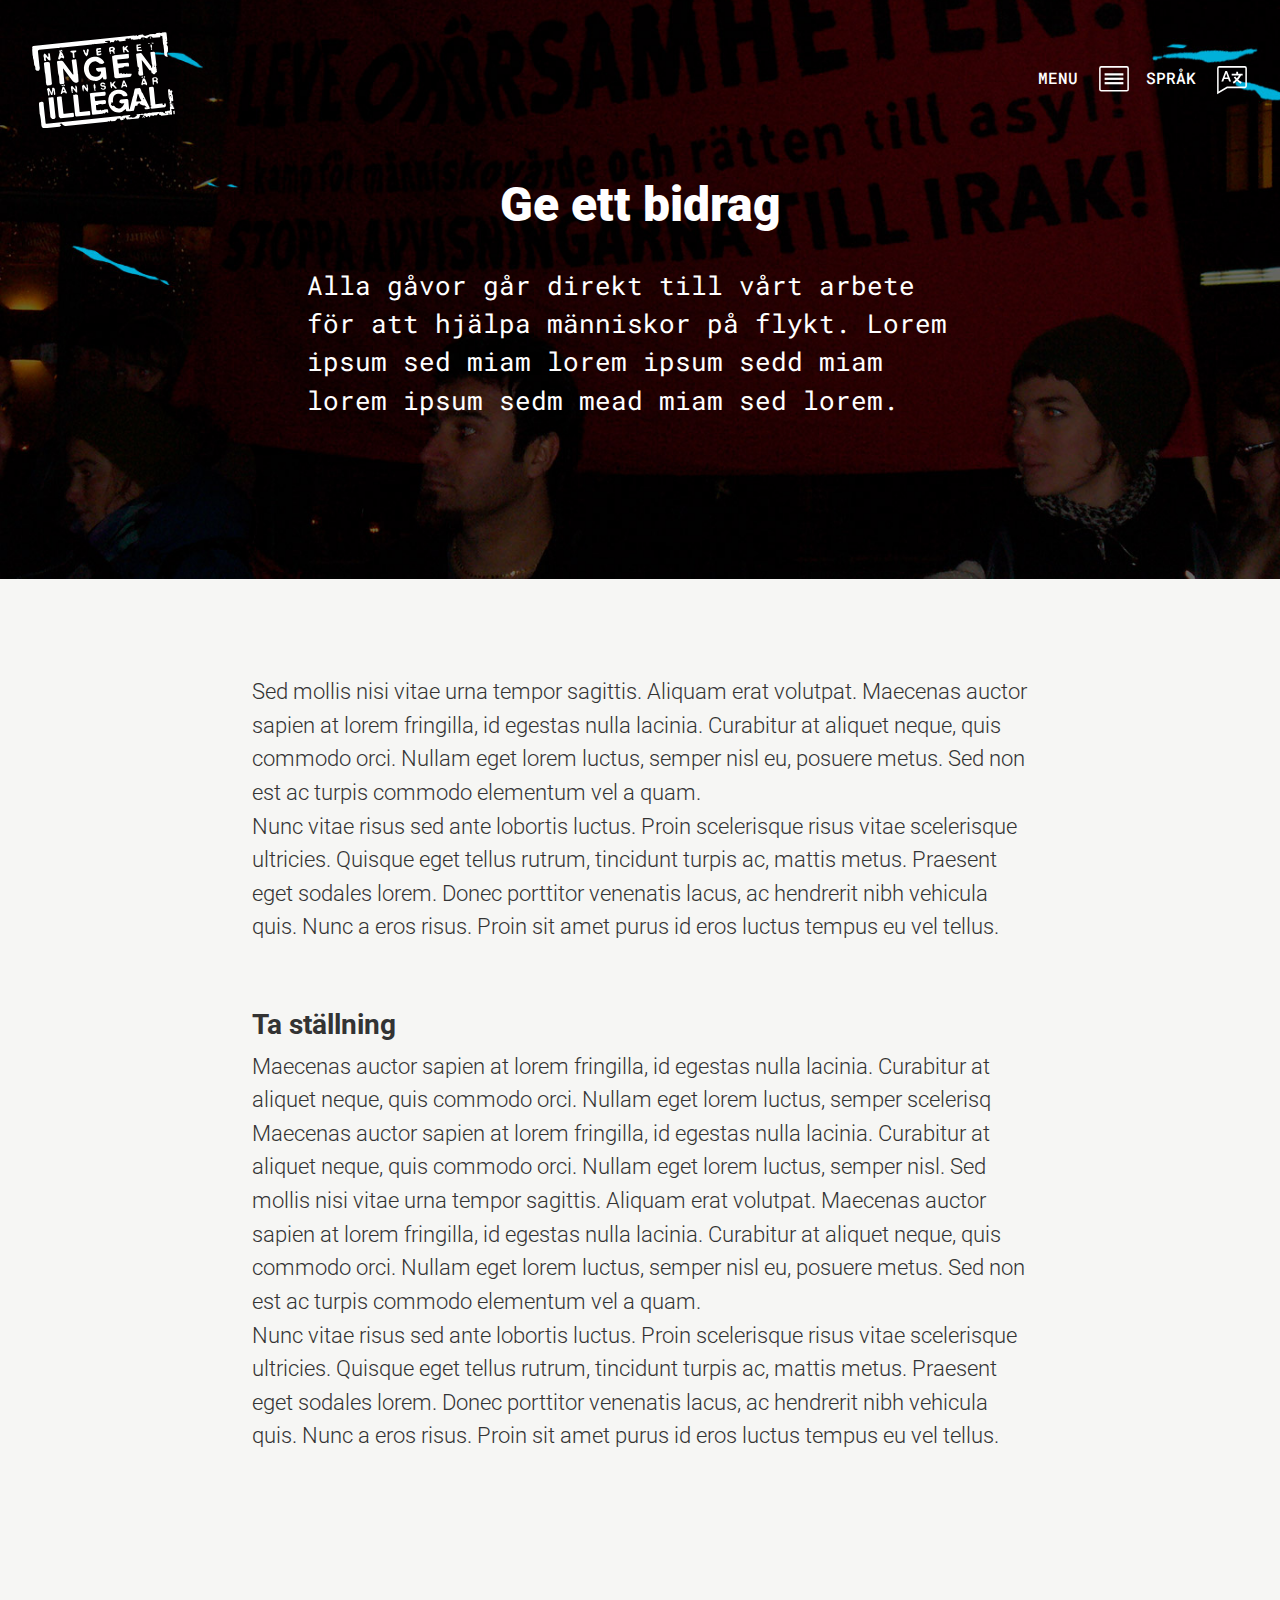
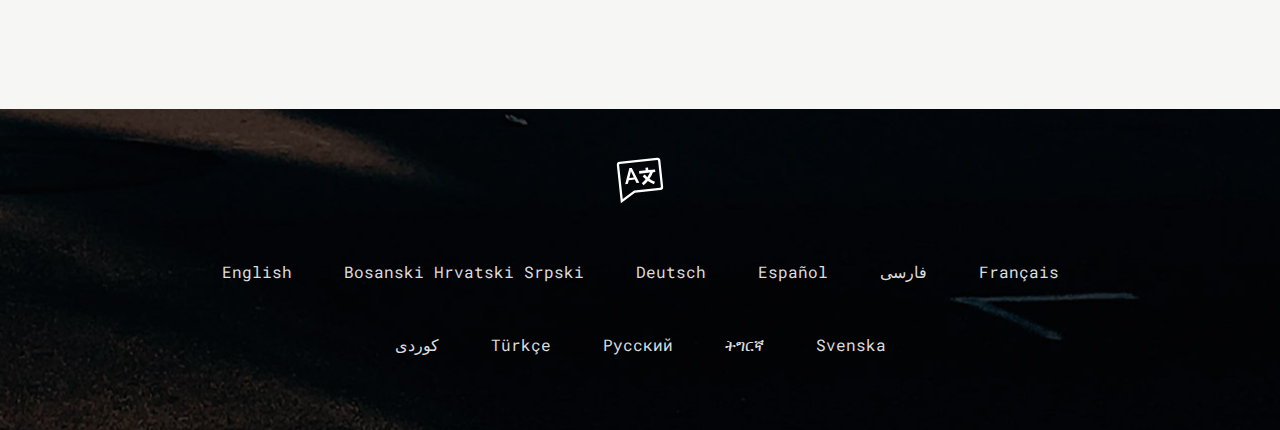
<file: gomd.html>
<!DOCTYPE html>
<html lang="sv">

<head>
    <meta charset="UTF-8">
    <meta name="viewport" content="width=device-width, initial-scale=1">
    <title>Ingen Illegal</title>
    <link href="https://fonts.googleapis.com/css?family=Source+Code+Pro:300,400,500,600,700" rel="stylesheet">
    <link rel="stylesheet" href="https://use.fontawesome.com/releases/v5.5.0/css/all.css" integrity="sha384-B4dIYHKNBt8Bc12p+WXckhzcICo0wtJAoU8YZTY5qE0Id1GSseTk6S+L3BlXeVIU"
        crossorigin="anonymous">
    <link href="https://fonts.googleapis.com/css?family=Roboto+Mono:400,500|Roboto:300,400,500,700,900&amp;subset=latin-ext"
        rel="stylesheet">
    <link rel="apple-touch-icon" sizes="180x180" href="favicon/apple-touch-icon.png">
    <link rel="icon" type="image/png" sizes="32x32" href="favicon/">
    <link rel="icon" type="image/png" sizes="16x16" href="favicon/favicon-16x16.png">
    <link rel="manifest" href="favicon/site.webmanifest">
    <link rel="mask-icon" href="favicon/safari-pinned-tab.svg" color="#5bbad5">
    <meta name="msapplication-TileColor" content="#f6f6f4">
    <meta name="theme-color" content="#F6F6F4">

    <link rel="stylesheet" href="css/style.css">

</head>

<body>

    <header class="engagera-header">
        <div class="navigation">
                <!-- <a href="index.html" class="logo"><img src="img/IMaI_Logo_.svg" alt="logo" class="img-fluid"></a> -->
                <a href="#" class="logo">
                    <svg id="Layer_1" data-name="Layer 1" xmlns="http://www.w3.org/2000/svg" viewBox="0 0 86.3 58.05"><title>logo</title><path class="cls-1" d="M657.62,370a.48.48,0,0,1-.24,0,.55.55,0,0,1-.21-.2l-.77-1.07a1.53,1.53,0,0,0-.28-.29l-.08-.07-.33-.24,0,0a.7.7,0,0,0-.32-.1.51.51,0,0,0-.29.18.46.46,0,0,0-.1.34.52.52,0,0,1-.09.32.54.54,0,0,0-.09.34l0,.34a1.1,1.1,0,0,0,.07.31,1.41,1.41,0,0,1,.08.3l.15.89a1.34,1.34,0,0,1,0,.4l0,.15a1.64,1.64,0,0,0,0,.38.48.48,0,0,0,.19.29l.21.14a.61.61,0,0,0,.37.08l.1,0a.54.54,0,0,0,.32-.21l0,0a.45.45,0,0,0,.08-.33.59.59,0,0,0-.1-.25.72.72,0,0,1-.08-.28l-.08-.71a.54.54,0,0,1,.11-.35.18.18,0,0,1,.27,0l1,1.21a2.52,2.52,0,0,0,.3.27l.31.21a.92.92,0,0,0,.36.13,1.41,1.41,0,0,0,.28,0s.13-.08.19-.18a.69.69,0,0,0,.09-.38l-.36-3.4a.44.44,0,0,0-.2-.31l-.12-.07a.65.65,0,0,0-.35-.09.46.46,0,0,0-.28.18l0,0a.61.61,0,0,0-.1.37l.16,1.5A.22.22,0,0,1,657.62,370Z" transform="translate(-647.85 -354.97)"/><path class="cls-1" d="M664.54,367.52l-.86,3.32a.65.65,0,0,0,0,.34.77.77,0,0,0,.22.27l0,0a.69.69,0,0,0,.36.13h.08a.66.66,0,0,0,.36-.13h0a1.58,1.58,0,0,0,.26-.31l.18-.32a.43.43,0,0,1,.3-.21l.51-.08a.52.52,0,0,1,.36.09h0l.3.23a.58.58,0,0,0,.34.07.33.33,0,0,0,.25-.21l.09-.26a1.08,1.08,0,0,0,0-.4h0a1,1,0,0,0-.16-.37l0-.05a2,2,0,0,1-.19-.36l-.35-.78c0-.11-.12-.27-.17-.37l-.1-.22a1.5,1.5,0,0,0-.23-.33l-.43-.47a.7.7,0,0,0-.28-.17.16.16,0,0,1-.13-.15.51.51,0,0,1,.06-.22c0-.05.14-.06.24,0l.36.13a.33.33,0,0,0,.31,0,.32.32,0,0,0,.11-.25.4.4,0,0,0-.19-.26l-.1-.06a1.43,1.43,0,0,1-.29-.24.33.33,0,0,0-.26-.11.56.56,0,0,0-.26.18.53.53,0,0,1-.31.19h-.07a.89.89,0,0,1-.37,0,.2.2,0,0,0-.24.11.34.34,0,0,0,.05.32l.19.23a.82.82,0,0,1,.14.25.4.4,0,0,1,0,.21C664.62,367.27,664.57,367.41,664.54,367.52Zm1,1.53h0a.32.32,0,0,1,.28.11.34.34,0,0,1,0,.26.31.31,0,0,1-.24.13.25.25,0,0,1-.22-.21v-.07A.19.19,0,0,1,665.56,369.05Z" transform="translate(-647.85 -354.97)"/><path class="cls-1" d="M673.58,367.34a.45.45,0,0,1,.31-.19l.2,0a.82.82,0,0,0,.36-.15l.07-.06a.48.48,0,0,0,.13-.34v-.1a.66.66,0,0,0-.13-.32.45.45,0,0,0-.31-.1l-.26,0a1.08,1.08,0,0,0-.27.05,1.47,1.47,0,0,1-.26.05l-1.76.18a1,1,0,0,0-.37.13l-.11.07a.35.35,0,0,0-.15.31v0a.56.56,0,0,0,.19.33l.11.08a.57.57,0,0,0,.36.09l.16,0a.57.57,0,0,1,.36.11l0,0a.75.75,0,0,1,.18.34l.14,1.38a1.34,1.34,0,0,1,0,.36,1,1,0,0,0,0,.35l0,.24a.51.51,0,0,0,.19.32l.18.14a.56.56,0,0,0,.35.09.4.4,0,0,0,.28-.2.81.81,0,0,0,.07-.38l-.24-2.23a.73.73,0,0,1,.09-.38Z" transform="translate(-647.85 -354.97)"/><path class="cls-1" d="M681.93,365.47l-.11-.06a.56.56,0,0,0-.29-.09.77.77,0,0,0-.26.13l0,0a.6.6,0,0,0-.2.32l-.18.86c0,.11,0,.29,0,.41v.23a1,1,0,0,1-.1.38c-.05.1-.13.18-.19.17s-.14-.08-.19-.18a2.84,2.84,0,0,0-.18-.31,2.64,2.64,0,0,1-.18-.3l-.08-.17a.66.66,0,0,1-.07-.32,1.09,1.09,0,0,0-.07-.32l0,0a1.2,1.2,0,0,0-.21-.31.6.6,0,0,0-.32-.15l-.06,0a.78.78,0,0,0-.35,0,.3.3,0,0,0-.13.25,1.23,1.23,0,0,0,.08.36l.13.39c0,.1.12.27.17.37l.13.23a1.07,1.07,0,0,1,.13.38l0,.19a1,1,0,0,0,.16.37l.13.16.26.32.58.72a.29.29,0,0,0,.31.09l.14-.06a.3.3,0,0,0,.2-.24.32.32,0,0,1,.17-.26.75.75,0,0,0,.24-.29l.07-.15a1.72,1.72,0,0,0,.1-.39l.08-.68c0-.11.05-.29.08-.4l.24-.87a1.81,1.81,0,0,0,0-.4v-.09A.44.44,0,0,0,681.93,365.47Z" transform="translate(-647.85 -354.97)"/><path class="cls-1" d="M688,365.67l1.51-.16a.21.21,0,0,0,.18-.23l0-.15a.59.59,0,0,0-.17-.33l-.15-.12a.53.53,0,0,0-.36-.11h-.16a3.41,3.41,0,0,0-.37.08l-.37.09-.13,0c-.11,0-.29.05-.4.07l-.5.05a.31.31,0,0,0-.25.22l0,.21a1,1,0,0,1-.17.37v0a.59.59,0,0,0-.11.32.56.56,0,0,0,.08.22.53.53,0,0,1,.09.27l.15,1.49a2.43,2.43,0,0,1,0,.36c0,.09,0,.23,0,.31a.52.52,0,0,0,.18.28l.21.16a.52.52,0,0,0,.36.1l1.26-.13a1.07,1.07,0,0,0,.38-.13l.32-.2a.72.72,0,0,0,.25-.3,2.19,2.19,0,0,0,.08-.27.2.2,0,0,0-.06-.15.43.43,0,0,0-.27,0l-.34,0a1.1,1.1,0,0,0-.31.07.92.92,0,0,1-.25.05,1.71,1.71,0,0,1-.32,0A.6.6,0,0,1,688,368l0,0a.66.66,0,0,1-.16-.24.53.53,0,0,1,.1-.28h0a.48.48,0,0,1,.32-.19l1-.12a.49.49,0,0,0,.32-.18.62.62,0,0,0,.11-.34.39.39,0,0,0-.19-.27l-.05,0a.84.84,0,0,0-.38-.08l-1,.09a.47.47,0,0,1-.33-.1.27.27,0,0,1,0-.44A.49.49,0,0,1,688,365.67Z" transform="translate(-647.85 -354.97)"/><path class="cls-1" d="M697.24,364.12c-.19-.08-.54-.18-.54-.18a1.39,1.39,0,0,0-.41,0l-.69.05a.77.77,0,0,0-.36.12.89.89,0,0,1-.37.14.37.37,0,0,0-.28.21l-.09.22a.83.83,0,0,0-.06.33.61.61,0,0,1,0,.27,1,1,0,0,0,0,.32l.1,1a.65.65,0,0,0,.17.34l.08.08a.59.59,0,0,1,.16.3.64.64,0,0,1,0,.25.52.52,0,0,0,0,.29.66.66,0,0,0,.13.31.45.45,0,0,0,.31.1c.09,0,.12-.09.15-.16a1.45,1.45,0,0,0,0-.3.49.49,0,0,0-.11-.27.58.58,0,0,1-.12-.3.43.43,0,0,1,.09-.3,1.06,1.06,0,0,1,.29-.2,1,1,0,0,1,.38-.08h.18a.47.47,0,0,1,.31.18l.17.27a.7.7,0,0,0,.26.23.61.61,0,0,1,.17.11s0,.09,0,.13a.27.27,0,0,0,0,.24.59.59,0,0,0,.18.27.48.48,0,0,0,.34.08h.05a.23.23,0,0,0,.19-.24l0-.2a.66.66,0,0,0-.1-.29c0-.05-.1-.11-.1-.14a.12.12,0,0,1,.05-.11.37.37,0,0,0,0-.26l-.16-.45c0-.11-.08-.26-.1-.33l.06,0a1,1,0,0,0,.46-1A1,1,0,0,0,697.24,364.12Zm-.83,1.55a.81.81,0,0,1-.37.15h-.12a.58.58,0,0,1-.36-.1l-.06,0a.52.52,0,0,1-.18-.33v0a.59.59,0,0,1,.09-.35.43.43,0,0,1,.3-.18l.59-.06c.42,0,.51.15.54.38S696.41,365.67,696.41,365.67Z" transform="translate(-647.85 -354.97)"/><path class="cls-1" d="M703.64,363.8a.53.53,0,0,0-.08-.25.59.59,0,0,0-.17-.13s-.17,0-.25.09l-.3.26a.65.65,0,0,0-.17.34v.11a2.81,2.81,0,0,0,0,.41l.13,1.22a1.31,1.31,0,0,0,.08.34,1.32,1.32,0,0,1,.07.3.43.43,0,0,1,0,.22.31.31,0,0,0,0,.19.8.8,0,0,0,.15.31l.16.2c.08.08.19.15.25.14a.49.49,0,0,0,.24-.17l0-.07a.51.51,0,0,0,.1-.36l-.07-.75a.34.34,0,0,1,.11-.3.75.75,0,0,1,.34-.1h0a.52.52,0,0,1,.34.16l.81,1a.9.9,0,0,0,.32.23l.12,0a.83.83,0,0,0,.33.05c.07,0,.17-.1.21-.2l.05-.11a.34.34,0,0,0-.05-.34L705,365a.24.24,0,0,1,0-.31l.79-1a.33.33,0,0,0,0-.33v0a.35.35,0,0,0-.31-.15l-.26,0a.54.54,0,0,0-.34.18l-.66.74a2.24,2.24,0,0,1-.22.22.25.25,0,0,1-.23,0,.18.18,0,0,1-.11-.21A.89.89,0,0,0,703.64,363.8Z" transform="translate(-647.85 -354.97)"/><path class="cls-1" d="M712.12,363.23a.84.84,0,0,1,.37-.14l.91-.1.28,0a.22.22,0,0,0,.14-.09.37.37,0,0,0,0-.16s-.06-.11-.13-.15a.82.82,0,0,0-.33-.05h0a.86.86,0,0,1-.38-.1l0,0a.68.68,0,0,0-.31-.08,1.22,1.22,0,0,0-.32.11h0a1.36,1.36,0,0,1-.29.11.61.61,0,0,1-.25,0,.75.75,0,0,0-.34,0l-.24,0a.24.24,0,0,0-.21.23v.06c0,.12,0,.3,0,.41l0,.29a1.47,1.47,0,0,0,0,.36c0,.09,0,.25,0,.36l.07.7a2.6,2.6,0,0,0,.06.3,1.22,1.22,0,0,1,0,.25.71.71,0,0,1,0,.21.74.74,0,0,0,0,.25V366a.73.73,0,0,0,.15.36l.1.12a.41.41,0,0,0,.34.13l1.32-.13.34,0a.86.86,0,0,1,.24,0h.26a.51.51,0,0,0,.31-.17l.07-.08a.47.47,0,0,0,.12-.24.49.49,0,0,0-.15-.23.54.54,0,0,0-.35-.11l-1,.11-.34,0a.37.37,0,0,1-.29-.1l0,0a.51.51,0,0,1-.17-.3.65.65,0,0,1,.09-.35l0,0a.46.46,0,0,1,.31-.2l1-.11a.46.46,0,0,0,.3-.19.63.63,0,0,0,.09-.25s-.07-.12-.16-.18a.58.58,0,0,0-.36-.1l-1,.1a.54.54,0,0,1-.35-.11l-.06,0a.52.52,0,0,1-.16-.27.33.33,0,0,1,.15-.26Z" transform="translate(-647.85 -354.97)"/><path class="cls-1" d="M719.58,362.59a.54.54,0,0,0-.09.34l.12,1.15a.67.67,0,0,0,.12.31.56.56,0,0,1,.2.29v.05a.44.44,0,0,1-.13.31.42.42,0,0,0-.06.26.78.78,0,0,0,.14.33v0a.34.34,0,0,0,.29.14.46.46,0,0,0,.28-.18l0,0a.69.69,0,0,0,.1-.37v0a.47.47,0,0,0-.19-.32l-.18,0a.33.33,0,0,1-.14-.2c0-.05.09-.15.18-.21a.92.92,0,0,0,.23-.29.9.9,0,0,0,0-.37l-.09-.88a.52.52,0,0,0-.18-.32l-.09-.06a.48.48,0,0,0-.32-.08A.56.56,0,0,0,719.58,362.59Z" transform="translate(-647.85 -354.97)"/><path class="cls-1" d="M656.28,385.39v.11a1.59,1.59,0,0,0,.09.39,1.69,1.69,0,0,1,.08.39l0,.19a.82.82,0,0,0,.13.37l.28.38a.37.37,0,0,0,.32.14l1.37-.14a1.34,1.34,0,0,0,.39-.11l.46-.21a1.23,1.23,0,0,0,.31-.24l.1-.11a.59.59,0,0,0,.11-.36l-1.32-12.57a.31.31,0,0,0-.22-.25l-.75-.22a1.35,1.35,0,0,0-.4,0l-1.55.16a.65.65,0,0,0-.34.17l-.17.19a.54.54,0,0,0-.12.36l.53,5c0,.11,0,.29.06.4l.19.83c0,.11,0,.29.06.4l.35,3.3a2.81,2.81,0,0,1,0,.41l0,.6A2.75,2.75,0,0,0,656.28,385.39Z" transform="translate(-647.85 -354.97)"/><path class="cls-1" d="M663.11,372.69l-.06.1a.58.58,0,0,0-.09.38l.68,6.47a1.89,1.89,0,0,0,.08.4l.43,1.48a1.87,1.87,0,0,1,.07.4l.26,3.79a.73.73,0,0,0,.15.35l.27.33a.44.44,0,0,0,.33.13l1.72-.18a.42.42,0,0,0,.3-.2l.12-.2a.73.73,0,0,0,.08-.38l-.86-8.21c0-.11,0-.23.08-.25a.18.18,0,0,1,.18.07c0,.07.15.19.21.28l5,6.65.26.32.31.35a1.58,1.58,0,0,0,.31.26l.49.3a.89.89,0,0,0,.38.12h0a.57.57,0,0,1,.33.16.43.43,0,0,0,.32.11l.44-.05a.66.66,0,0,0,.35-.16l.13-.12a.82.82,0,0,1,.28-.18.55.55,0,0,0,.24-.22l0-.08a.61.61,0,0,0,.1-.37l-.27-3.93a1.13,1.13,0,0,0-.1-.37,1.31,1.31,0,0,1-.09-.34,2.44,2.44,0,0,1,0-.38v0a1.79,1.79,0,0,0,0-.4l-.92-7.39a.37.37,0,0,0-.2-.27.66.66,0,0,0-.37,0h0a2.38,2.38,0,0,1-.4.07l-.65.06a2.83,2.83,0,0,0-.4.08l-.44.15a.41.41,0,0,0-.25.25,1.36,1.36,0,0,0,0,.4l1,7.88a.37.37,0,0,1-.14.31.22.22,0,0,1-.28-.06l-5.93-7.88a.73.73,0,0,0-.32-.23l-.35-.13a1.07,1.07,0,0,0-.4-.05l-2,.22A.52.52,0,0,0,663.11,372.69Z" transform="translate(-647.85 -354.97)"/><path class="cls-1" d="M685.31,370c-4.23.44-6.44,4.11-6,8.16a8.87,8.87,0,0,0,.18,1c.08.29.17.29.28.57,0,.07,0,.43.08.5a6.87,6.87,0,0,0,5.09,4.27,1,1,0,0,0,.43,0,.74.74,0,0,1,.25,0c.11,0,.25.1.37.1a7,7,0,0,0,.78,0,5.1,5.1,0,0,0,.5-.19c.18,0,.21.06.38,0l.28-.09c.13-.05.19-.19.32-.25s.26,0,.36-.07a5.28,5.28,0,0,0,1.86-1.69l.1.07a.71.71,0,0,1,.22.32l.13.55a.78.78,0,0,0,.21.33h0a.53.53,0,0,0,.32.12.92.92,0,0,0,.28-.09.39.39,0,0,1,.32,0h0a1.07,1.07,0,0,0,.4.05h.1a.39.39,0,0,0,.29-.21v0A2.46,2.46,0,0,0,693,383l0-.13a1.36,1.36,0,0,0,0-.4l-.6-5.69a.61.61,0,0,0-.17-.34l-.09-.09a.51.51,0,0,0-.35-.13l-4.74.5c-.11,0-.32,0-.4.11h0a.77.77,0,0,0-.05.43v.15a1.83,1.83,0,0,0,.09.39l.15.37a.78.78,0,0,0,.24.3l.6.41a.71.71,0,0,0,.38.09l1.35-.14c.25,0,.25.51.23.62a3.16,3.16,0,0,1-3.08,2.55c-2.69.28-4.1-1.89-4.34-4.16s.73-4.81,3.43-5.1c1.23-.13,3,1.26,3,1.26a.82.82,0,0,0,.36.15l.58.05a1.79,1.79,0,0,1,.39.13l0,0a.45.45,0,0,0,.36,0l1-.56a.44.44,0,0,0,.2-.31.25.25,0,0,0,0-.13C690.6,371,687.79,369.78,685.31,370Z" transform="translate(-647.85 -354.97)"/><path class="cls-1" d="M697.51,369.23a.71.71,0,0,1-.27.08.45.45,0,0,1-.22,0s-.14,0-.25,0h0a.81.81,0,0,0-.33.12.3.3,0,0,0-.12.25c0,.09,0,.22,0,.3a.75.75,0,0,1,0,.26,1.58,1.58,0,0,0,0,.31l1.26,10.61c0,.11,0,.3,0,.41l.08.56a.61.61,0,0,0,.19.33l.37.29a.69.69,0,0,0,.36.13h.08a1.36,1.36,0,0,1,.4,0h0a1.79,1.79,0,0,0,.4,0l7.36-.77a.93.93,0,0,0,.32-.1.59.59,0,0,1,.3-.09.45.45,0,0,0,.29-.18l0-.06a1.76,1.76,0,0,0,.17-.37l.23-.73a.35.35,0,0,0-.08-.33.43.43,0,0,0-.35-.1l-.36,0a1.23,1.23,0,0,1-.32,0l-.21,0a.5.5,0,0,0-.21,0c-.07,0-.23,0-.3,0l0,0a.65.65,0,0,1-.37.12h-.16a.3.3,0,0,1-.28-.13l-.13-.06c-.05-.1-.23-.1-.33-.09s-.1.06-.15.15-.05.13-.1.16a.48.48,0,0,1-.21.08l-.51.05a.28.28,0,0,1-.28-.17.18.18,0,0,1-.09-.15c0-.11-.12-.13-.2-.12a.65.65,0,0,0-.2.05c-.1,0-.16,0-.19.05a.71.71,0,0,1-.32.21h0a.51.51,0,0,1-.35-.13l-.08-.09a.4.4,0,0,0-.27-.13l-.32,0-1.09.12a.2.2,0,0,1-.22-.18l-.31-2.94a.22.22,0,0,1,.18-.23l2.43-.25a.75.75,0,0,0,.35-.16l.13-.13a1.26,1.26,0,0,0,.23-.24.66.66,0,0,1,.26-.18.51.51,0,0,1,.28,0,1.1,1.1,0,0,0,.3,0h.14a2.8,2.8,0,0,1,.41,0h.5a2.81,2.81,0,0,0,.41,0l.32,0a1,1,0,0,0,.36-.12.22.22,0,0,0,.11-.24,2.47,2.47,0,0,1-.06-.29,1.08,1.08,0,0,1,0-.34l0-.09a.74.74,0,0,0,0-.39l-.12-.31a.9.9,0,0,0-.24-.31l-.08-.06a.6.6,0,0,0-.37-.11l-5.6.59a.42.42,0,0,1-.33-.14l0,0a.81.81,0,0,1-.15-.37l-.17-1.66a.33.33,0,0,1,.07-.28,1.11,1.11,0,0,1,.29-.09l6-.63a.82.82,0,0,0,.36-.15l.24-.19a.3.3,0,0,0,.12-.25.47.47,0,0,1,0-.2,1.62,1.62,0,0,0,0-.3l-.12-1.13a1.44,1.44,0,0,0-.1-.37.46.46,0,0,0-.29-.19l-.54.06-.43.09-7.27.78A1.48,1.48,0,0,0,697.51,369.23Z" transform="translate(-647.85 -354.97)"/><path class="cls-1" d="M657.54,393a.3.3,0,0,0,.15.3l.16.09a.34.34,0,0,0,.34,0l.14-.1a.36.36,0,0,0,.13-.32l-.06-.32c0-.11,0-.29,0-.41l-.14-1.24a.36.36,0,0,1,.06-.26s.11,0,.16.13l.43.91a1.82,1.82,0,0,1,.12.35,2,2,0,0,0,.12.34l.2.43a.32.32,0,0,0,.29.16l.34,0a.31.31,0,0,0,.25-.22l.07-.33c0-.11,0-.26.06-.32a2.55,2.55,0,0,1,.05-.32l.31-1.33c0-.11.08-.18.11-.16a.36.36,0,0,1,.09.24l.21,2a.86.86,0,0,0,.11.3.34.34,0,0,0,.25.08.8.8,0,0,0,.32-.14h0a.42.42,0,0,0,.14-.33l-.32-3.06a.78.78,0,0,0-.16-.36l-.19-.19a.79.79,0,0,0-.34-.2l-.26-.05a.71.71,0,0,0-.38.05l-.06,0a.49.49,0,0,0-.21.3,1.35,1.35,0,0,0,0,.4v.06a1,1,0,0,1,0,.39l-.34,1.61a.71.71,0,0,1-.05.2l-.09-.19-1.06-2.29a.48.48,0,0,0-.28-.24l-.23-.06a.62.62,0,0,0-.38,0l-.25.13a.73.73,0,0,0-.28.27l-.11.2a.58.58,0,0,0-.05.37,1.73,1.73,0,0,0,.16.37l.09.15a1.07,1.07,0,0,1,.13.38l.23,1.78a2.8,2.8,0,0,1,0,.41Z" transform="translate(-647.85 -354.97)"/><path class="cls-1" d="M665.42,392.41l0,0a.9.9,0,0,0,.35.05.42.42,0,0,0,.24-.12c0-.06.12-.2.17-.3l0-.06a.76.76,0,0,1,.25-.28.9.9,0,0,1,.36-.12l.71-.08a.88.88,0,0,1,.3,0,.55.55,0,0,1,.21.2l.07.11a2.6,2.6,0,0,0,.2.28c0,.06.07.13.15.12a.78.78,0,0,0,.35-.18.54.54,0,0,0,.12-.34h0a1,1,0,0,0-.09-.38,4.38,4.38,0,0,1-.39-.7c-.05-.17-.37-.83-.37-.83l-.78-1.56a.32.32,0,0,0-.29-.16l-.5.06a.3.3,0,0,0-.25.21l-1,3.78A.23.23,0,0,0,665.42,392.41Zm1.35-2.59c0-.11.05-.17.13-.18a.53.53,0,0,1,.32.21l.15.49a.28.28,0,0,1-.08.31l-.07.06a.37.37,0,0,1-.35,0l-.09,0a.26.26,0,0,1-.14-.28Z" transform="translate(-647.85 -354.97)"/><path class="cls-1" d="M667.48,387.59a.37.37,0,0,0,.25-.2.66.66,0,0,0,0-.37.52.52,0,0,0-.27-.23.89.89,0,0,0-.39,0,.82.82,0,0,0-.36.28.15.15,0,0,0,.05.22,3.45,3.45,0,0,0,.34.19A.82.82,0,0,0,667.48,387.59Z" transform="translate(-647.85 -354.97)"/><path class="cls-1" d="M666,387.67a.42.42,0,0,0,.33,0c.08,0,.2-.08.21-.19s.06-.3,0-.34-.13-.2-.25-.18a1.29,1.29,0,0,0-.38.05.36.36,0,0,0-.19.26.4.4,0,0,0,.06.22C665.84,387.57,665.91,387.6,666,387.67Z" transform="translate(-647.85 -354.97)"/><path class="cls-1" d="M672.83,389.4l1.42,1.82a1.24,1.24,0,0,0,.29.27l.07.05a1,1,0,0,0,.46.07h0c.11,0,.12-.08.13-.17a2.07,2.07,0,0,0,0-.36l-.11-2.46a1.07,1.07,0,0,0-.11-.37,1.65,1.65,0,0,1-.16-.36l-.05-.16a.73.73,0,0,0-.18-.31.34.34,0,0,0-.23-.1.42.42,0,0,0-.24.17.58.58,0,0,0-.1.36l.16,1.54c0,.11,0,.22-.11.24a.3.3,0,0,1-.26-.13l-1.41-1.8a.39.39,0,0,0-.32-.14H672a.65.65,0,0,0-.34.17l0,0a1.09,1.09,0,0,0-.19.35l-.07.31a1.34,1.34,0,0,0,0,.4l.15.87c0,.11,0,.3.05.41v.23a1.05,1.05,0,0,0,.12.38l0,.07a3.35,3.35,0,0,1,.15.35.65.65,0,0,1,0,.34.34.34,0,0,0,.11.3h0a.55.55,0,0,0,.29.12.31.31,0,0,0,.21-.18.63.63,0,0,0,.05-.29.49.49,0,0,0-.13-.23.19.19,0,0,1,0-.26h0a.69.69,0,0,0,.1-.37l-.08-1a.3.3,0,0,1,.11-.27A.24.24,0,0,1,672.83,389.4Z" transform="translate(-647.85 -354.97)"/><path class="cls-1" d="M678.23,387.54a.61.61,0,0,0-.1.37l.16,1.56a.93.93,0,0,0,.14.38l0,0a.83.83,0,0,1,.13.28c0,.06,0,.19,0,.28a.82.82,0,0,0,.1.3.32.32,0,0,0,.23.13.34.34,0,0,0,.23-.18.3.3,0,0,0,0-.32.54.54,0,0,1-.13-.28.42.42,0,0,1,.17-.25.35.35,0,0,0,.12-.32l0-.09a1.85,1.85,0,0,0-.08-.29.81.81,0,0,1-.07-.26.25.25,0,0,1,.1-.25c.06,0,.17,0,.24.08a1.06,1.06,0,0,1,.15.27l.16.29.32.49.25.33.36.45a1.58,1.58,0,0,0,.31.26l.07.05a1.27,1.27,0,0,0,.38.11h.1a.19.19,0,0,0,.2-.19.58.58,0,0,0-.12-.34.25.25,0,0,1,0-.3l.11-.16a.68.68,0,0,0,.09-.37l-.08-.65a2,2,0,0,0-.08-.33,1.9,1.9,0,0,1-.08-.34l0-.25,0-.4,0-.46a.58.58,0,0,0-.17-.34l-.09-.08a.47.47,0,0,0-.31-.12.35.35,0,0,0-.24.14.6.6,0,0,0,0,.34l.18,1.51a.2.2,0,1,1-.36.15l-1.25-1.71a.36.36,0,0,0-.3-.14.53.53,0,0,0-.3.18Z" transform="translate(-647.85 -354.97)"/><path class="cls-1" d="M685.4,390.1a.49.49,0,0,0,.17.24l.08.06a.64.64,0,0,0,.32.12.87.87,0,0,0,.32-.13.31.31,0,0,0,.13-.25.6.6,0,0,0-.17-.28l-.11-.11a.47.47,0,0,1-.14-.28.89.89,0,0,1,.12-.3l.12-.18a.6.6,0,0,0,.09-.37l-.1-1a2,2,0,0,0-.08-.37,1.8,1.8,0,0,0-.2-.31l-.05-.05a.3.3,0,0,1-.08-.27.57.57,0,0,0,0-.22.36.36,0,0,0-.12-.19.17.17,0,0,0-.19,0,.37.37,0,0,0-.09.22.74.74,0,0,1-.13.29.83.83,0,0,0-.22.66l.16,1.47a.66.66,0,0,0,.16.35l.06.07a.67.67,0,0,1,.15.29.43.43,0,0,1-.12.28A.41.41,0,0,0,685.4,390.1Z" transform="translate(-647.85 -354.97)"/><path class="cls-1" d="M691.12,389.24l-.21,0a.56.56,0,0,1-.4-.16c-.13-.1-.32-.13-.44-.29a.4.4,0,0,0-.3-.18c-.11,0-.18,0-.23.07a.55.55,0,0,0-.1.29.56.56,0,0,0,.21.37,1.63,1.63,0,0,0,.64.44,1.94,1.94,0,0,0,.76.05,2.05,2.05,0,0,0,1.21-.44,1.42,1.42,0,0,0,.29-1.16.84.84,0,0,0-.52-.71,2.54,2.54,0,0,0-.78-.3c-.13,0-.5,0-.64,0-.37,0-.59-.19-.63-.39a.43.43,0,0,1,.21-.42.68.68,0,0,1,.42-.16.79.79,0,0,1,.66.32.39.39,0,0,0,.32.14,1.56,1.56,0,0,0,.44,0,.36.36,0,0,0,.09-.43,1.7,1.7,0,0,0-.49-.47,2.1,2.1,0,0,0-.64-.26,3,3,0,0,0-.66,0,1.19,1.19,0,0,0-1,.61,1.17,1.17,0,0,0-.23.74,1.07,1.07,0,0,0,.83,1,2.87,2.87,0,0,0,.77.19c.52,0,.94.07,1,.5a.47.47,0,0,1-.18.39A1,1,0,0,1,691.12,389.24Z" transform="translate(-647.85 -354.97)"/><path class="cls-1" d="M696.38,387.71a.62.62,0,0,1,.38,0l.07,0a.82.82,0,0,1,.32.23l.73.84a1.53,1.53,0,0,0,.3.27l.14.08a.59.59,0,0,0,.37.08l.17,0a.34.34,0,0,0,.25-.23h0a.36.36,0,0,0-.1-.33l-.12-.11a2.57,2.57,0,0,1-.28-.29l-1.1-1.22a.82.82,0,0,1-.15-.36v-.11a.57.57,0,0,1,.11-.36l.56-.71a2.4,2.4,0,0,1,.27-.28.19.19,0,0,0,.05-.25.33.33,0,0,0-.29-.12l-.36,0a.54.54,0,0,0-.33.18l-.88,1.16a.27.27,0,0,1-.28.1A.35.35,0,0,1,696,386l-.06-.55a.52.52,0,0,0-.13-.3.39.39,0,0,0-.28-.08.4.4,0,0,0-.27.18h0a1.36,1.36,0,0,0-.14.34,2.07,2.07,0,0,0,0,.36l.21,1.94a1.05,1.05,0,0,0,.12.38l.3.53a.33.33,0,0,0,.3.15.25.25,0,0,0,.2-.23v-.21c0-.12,0-.3,0-.41V388A.27.27,0,0,1,696.38,387.71Z" transform="translate(-647.85 -354.97)"/><path class="cls-1" d="M703.79,384.3h0a.88.88,0,0,0-.43,0l-.12,0c-.12,0-.29,0-.32.1a2.73,2.73,0,0,0-.14.33l-.94,3.56c0,.11,0,.28,0,.33s.14.13.22.12a1.07,1.07,0,0,0,.32-.12l.1-.05a.7.7,0,0,0,.25-.29l0-.12a.75.75,0,0,1,.2-.28.91.91,0,0,1,.34-.11l.65-.07a.89.89,0,0,1,.37,0,.68.68,0,0,1,.27.24l.17.27a.35.35,0,0,0,.31.15h0a.35.35,0,0,0,.27-.22l.06-.19a.53.53,0,0,0,0-.37l-1.46-3C704,384.55,703.89,384.36,703.79,384.3Zm.14,2.51a.4.4,0,0,1-.28.18l-.22,0a.27.27,0,0,1-.25-.09.61.61,0,0,1,0-.31l.12-.59c0-.11.13-.37.19-.37s.21.22.25.32l.21.5A.5.5,0,0,1,703.93,386.81Z" transform="translate(-647.85 -354.97)"/><path class="cls-1" d="M714,386.76l.18.26a.33.33,0,0,0,.27.15.4.4,0,0,0,.25-.2l.07-.13a.44.44,0,0,1,.3-.2l1.1-.11a.44.44,0,0,1,.34.13l.31.35a.45.45,0,0,0,.32.13.28.28,0,0,0,.22-.22l.07-.35a.73.73,0,0,0,0-.39l-.28-.8A3,3,0,0,0,717,385l-.76-1.54a1.1,1.1,0,0,0-.26-.31l-.07-.06a.61.61,0,0,0-.37-.1l-.5.05a.31.31,0,0,0-.25.22l-.83,3.13A.46.46,0,0,0,714,386.76Zm1.11-1.42.09-.52a.29.29,0,0,1,.21-.23.23.23,0,0,1,.25.16l.2.51a.5.5,0,0,1,0,.36.43.43,0,0,1-.3.2h-.14a.29.29,0,0,1-.27-.13A.85.85,0,0,1,715.09,385.34Z" transform="translate(-647.85 -354.97)"/><path class="cls-1" d="M716,382.57c.17-.14.34-.32.28-.53a.47.47,0,0,0-.32-.28.53.53,0,0,0-.48.12c-.15.14-.09.33,0,.51S715.86,382.71,716,382.57Z" transform="translate(-647.85 -354.97)"/><path class="cls-1" d="M714.45,382.75a.37.37,0,0,0,.41-.24.39.39,0,0,0-.19-.56.63.63,0,0,0-.44.05c-.16.07-.18.36-.15.47A.74.74,0,0,0,714.45,382.75Z" transform="translate(-647.85 -354.97)"/><path class="cls-1" d="M723.94,383.33c-.07-.61-1.11-1-1.11-1a1.1,1.1,0,0,0-.4-.05l-1.22.13a.49.49,0,0,0-.32.18l-.24.32a.69.69,0,0,0-.1.37l.23,2.14a1.67,1.67,0,0,0,.07.35,1.66,1.66,0,0,1,0,.26,1.39,1.39,0,0,1,0,.29,1,1,0,0,0,.07.35.27.27,0,0,0,.28.15h.08a.4.4,0,0,0,.29-.21.63.63,0,0,0,.08-.28.38.38,0,0,0-.06-.16.93.93,0,0,1-.07-.27l0-.17a.73.73,0,0,1,.09-.38l0-.07a.46.46,0,0,1,.31-.2l.68-.07c.21,0,.46.18.56.6a2.19,2.19,0,0,0,.15.44.27.27,0,0,0,.24.16.42.42,0,0,0,.27-.19s.27-.24.25-.47a2.81,2.81,0,0,0-.06-.35c-.06-.35-.1-.48-.43-.61,0,0-.1-.16,0-.21A1.18,1.18,0,0,0,723.94,383.33Zm-1.24.76a1.07,1.07,0,0,1-.38.13l-.28,0a.65.65,0,0,1-.36-.1.56.56,0,0,1-.17-.33l0-.33a1,1,0,0,1,0-.35c0-.06.23-.1.34-.11l.55-.06c.4,0,.63.1.67.49A.72.72,0,0,1,722.7,384.09Z" transform="translate(-647.85 -354.97)"/><path class="cls-1" d="M659,406.3a.68.68,0,0,0,.17.35l.87.86a.44.44,0,0,0,.34.12l.95-.09a.5.5,0,0,0,.31-.2l.36-.55a.59.59,0,0,0,.08-.37l-1.23-11.7a.34.34,0,0,0-.21-.27l-.07,0a1.1,1.1,0,0,0-.4-.05s-1.31.13-1.36.17a3.5,3.5,0,0,1-.62,0,.73.73,0,0,0-.36.1c0,.05,0,.22,0,.33Z" transform="translate(-647.85 -354.97)"/><path class="cls-1" d="M662.94,394.55a2.53,2.53,0,0,1,0,.38c0,.1,0,.27,0,.39l1.12,10.62a1.15,1.15,0,0,0,.12.37.93.93,0,0,0,.28.28,1.06,1.06,0,0,1,.3.26l.11.13a.42.42,0,0,0,.34.14l7.63-.8a.52.52,0,0,0,.32-.2l0,0a.64.64,0,0,0,.1-.38l-.15-1.38A1,1,0,0,0,673,404h0a.42.42,0,0,0-.33-.14l-5,.53a2.79,2.79,0,0,0-.4.07h0a.33.33,0,0,1-.3-.09.73.73,0,0,1-.12-.34l-1-9.05c0-.11,0-.79-.15-.85l-.28-.19a.93.93,0,0,0-.47,0,1.16,1.16,0,0,1-.26.08.49.49,0,0,1-.2,0l-1.06.11a1,1,0,0,0-.37.14h0a.42.42,0,0,0-.14.33Z" transform="translate(-647.85 -354.97)"/><path class="cls-1" d="M674.25,405.87l.11.12a.44.44,0,0,0,.34.14l8-.85a.54.54,0,0,0,.33-.18l0-.07a.57.57,0,0,0,.11-.36l-.15-1.38a.72.72,0,0,0-.14-.35.38.38,0,0,0-.32-.13l-5.26.58-.35,0-.19,0s-.05-.09-.06-.2l-1-9.86a.46.46,0,0,0-.2-.31l-.26-.16a.89.89,0,0,0-.38-.12l-.54,0a.82.82,0,0,0-.38.09l-.22.12a.35.35,0,0,1-.33,0,.72.72,0,0,0-.33-.07.42.42,0,0,0-.29.17.41.41,0,0,0,0,.34,1.48,1.48,0,0,1,.07.29,1.59,1.59,0,0,0,0,.29,3.69,3.69,0,0,1,0,.37l1.17,11.12A.69.69,0,0,0,674.25,405.87Z" transform="translate(-647.85 -354.97)"/><path class="cls-1" d="M684.34,404.87l.06.07a.44.44,0,0,0,.33.13l5.61-.59a.66.66,0,0,0,.35-.16l.19-.18a.25.25,0,0,1,.29-.05.59.59,0,0,0,.35.09h0a.67.67,0,0,0,.36-.14l.23-.2a1.45,1.45,0,0,1,.34-.2l.65-.22a.2.2,0,0,1,.25.13l.09.27a.17.17,0,0,0,.25.11l.13-.06a.3.3,0,0,0,.16-.29l-.15-1.46a.47.47,0,0,0-.18-.32.59.59,0,0,0-.35-.09l-1.69.18a.65.65,0,0,0-.34.17.45.45,0,0,1-.23.15.42.42,0,0,1-.25-.1.23.23,0,0,0-.29,0l-.23.19a.54.54,0,0,1-.28.13.36.36,0,0,1-.25-.15l-.14-.15a.42.42,0,0,0-.34-.12.87.87,0,0,0-.36.15h0a.59.59,0,0,1-.37.07l-.1,0a1.81,1.81,0,0,0-.4,0h-.53a.68.68,0,0,0-.32.08.27.27,0,0,1-.26,0c-.08,0-.13-.31-.17-.4a1.59,1.59,0,0,1-.07-.38l-.16-2.11a.31.31,0,0,1,.19-.28l.07,0a.75.75,0,0,1,.36,0,1.27,1.27,0,0,0,.33,0,.9.9,0,0,0,.31-.13l.22-.16a.68.68,0,0,1,.3-.12,1.17,1.17,0,0,0,.33-.09h0a1.29,1.29,0,0,1,.39-.08h.1a.57.57,0,0,0,.31-.08.23.23,0,0,1,.25.06.78.78,0,0,0,.33.19l.13,0a1,1,0,0,0,.39,0,1.83,1.83,0,0,0,.39-.09,1.21,1.21,0,0,1,.38-.06h.28a.94.94,0,0,0,.4-.07l.22-.09a.71.71,0,0,0,.27-.18.44.44,0,0,0,.08-.28,1.21,1.21,0,0,1,0-.37v-.06a1.83,1.83,0,0,0,0-.4v-.34a.5.5,0,0,0-.16-.34l-.28-.26a.5.5,0,0,0-.35-.12l-5.33.56a.44.44,0,0,1-.31-.08.53.53,0,0,1-.14-.3l-.21-1.8a.45.45,0,0,1,.07-.3.86.86,0,0,1,.3-.11l5.55-.55a1.36,1.36,0,0,0,.36-.1.53.53,0,0,0,.21-.29l.13-.66a1.41,1.41,0,0,0,0-.41l0-.33a.65.65,0,0,0-.17-.34l-.23-.2a.59.59,0,0,0-.36-.11l-7.91.83a.71.71,0,0,0-.32.11.42.42,0,0,1-.3,0,.22.22,0,0,0-.25.07.91.91,0,0,0,0,.34l1.27,12.07A.77.77,0,0,0,684.34,404.87Z" transform="translate(-647.85 -354.97)"/><path class="cls-1" d="M719.71,400.17a.5.5,0,0,0-.12.35l0,.35a.44.44,0,0,0,.2.3l.17.08a.72.72,0,0,0,.38.07l7.7-.8a.67.67,0,0,0,.33-.18l.36-.45a.57.57,0,0,0,.11-.36l-.11-1.06a.59.59,0,0,0-.15-.33.51.51,0,0,0-.34-.1h0a.51.51,0,0,0-.3.18.86.86,0,0,0-.08.28,1.76,1.76,0,0,1-.09.44.36.36,0,0,1-.36.19l-.29-.07a.4.4,0,0,1-.25-.27c0-.13,0-.26,0-.34a.28.28,0,0,0-.17-.22h-.34l-3.68.4a.2.2,0,0,1-.22-.18l-1-9.84a.45.45,0,0,0-.21-.29l-.43-.21a1.06,1.06,0,0,0-.39-.06l-1.17.12a1.28,1.28,0,0,0-.47.14l-.09.16a.38.38,0,0,0-.14.33l1,9.24c0,.12,0,.3,0,.41v0a2.68,2.68,0,0,1,0,.4v.05a1.07,1.07,0,0,0,0,.29s.09.14.18.2l.1.06a.51.51,0,0,1,.22.25.32.32,0,0,1-.1.29Z" transform="translate(-647.85 -354.97)"/><path class="cls-1" d="M718.41,362.24a.37.37,0,0,0,.25-.09c.07,0,.17-.15.24-.21a.46.46,0,0,0,.11-.25.16.16,0,0,0-.16-.13,2.3,2.3,0,0,0-.36,0h0a.29.29,0,0,0-.24.21,1,1,0,0,0,0,.31A.19.19,0,0,0,718.41,362.24Z" transform="translate(-647.85 -354.97)"/><path class="cls-1" d="M720.61,361.89a.82.82,0,0,0,.35.13h0a.67.67,0,0,0,.35,0v0l0-.35c0-.12-.08-.22-.15-.23h-.34l-.3,0-.31,0a.11.11,0,0,0-.11.1c0,.05.07.12.17.16A2.55,2.55,0,0,1,720.61,361.89Z" transform="translate(-647.85 -354.97)"/><path class="cls-1" d="M717,400.59a.2.2,0,0,1-.28.05l-.15-.11a.57.57,0,0,0-.35-.1.29.29,0,0,0-.23.22l-.06.32a.46.46,0,0,0,.08.36l.2.26a.42.42,0,0,0,.33.14l1.1-.12a2.79,2.79,0,0,0,.4-.07l.07,0a2.71,2.71,0,0,1,.41,0h.09a.39.39,0,0,0,.32-.16l.15-.23a.39.39,0,0,0,0-.35s-4.24-8.55-4.39-8.87-.49-.59-.63-1-.21-.71-.33-1-.46-.94-.46-.94a.31.31,0,0,0-.3-.16l-2.66.28a.33.33,0,0,0-.26.21s-.42,1.53-.48,1.92-.26,1.16-.31,1.62a14.4,14.4,0,0,1-.52,1.61l-1.79,7a.31.31,0,0,1-.23.21.19.19,0,0,1-.19-.19l-.41-5.1A.82.82,0,0,0,706,396l-.43-.45a1.7,1.7,0,0,0-.68-.09l-3.2.34a.8.8,0,0,0-.36.14l-.11.08a1.1,1.1,0,0,0-.27.3l-.21.34a.79.79,0,0,0-.08.38l.05.46a.31.31,0,0,0,.22.26l.08,0a1.74,1.74,0,0,1,.38.14l.36.2a.87.87,0,0,0,.39.07l1.36-.14c.11,0,.17.06.13.17s-1,2.79-2.91,3a3.18,3.18,0,0,1-3.15-1.41c-.1-.15-.13.06-.21-.11s-.89.12-1,0-.61-.46-.73-.67-.17-.33,0-.47.28-.14.31-.31-.41-.15-.42-.34.22-.36.45-.35a1.34,1.34,0,0,1,.53.09c.17.09.37.08.33-.45-.18-2.31.35-4.59,2.94-4.87a3.07,3.07,0,0,1,3.18,1.41.18.18,0,0,0,.15.08l.4,0,.21,0a.78.78,0,0,1,.4,0h0a1.26,1.26,0,0,0,.39,0l.68-.1c.43-.06.41-.61.37-.72-.88-2.47-3.56-3.32-6-3.06a5.91,5.91,0,0,0-5.46,4.91A8.94,8.94,0,0,0,694,396a7,7,0,0,0,0,1.52c.4,3.79,3,6.59,7,6.16,1.27-.13,3.27-2,3.27-2a.23.23,0,0,1,.26-.07.41.41,0,0,1,.13.27l.06.54a.54.54,0,0,0,.2.31l.18.12a.68.68,0,0,0,.37.09.93.93,0,0,0,.27-.07.55.55,0,0,1,.23,0h.35l.29,0,.3,0,2.32-.24a.33.33,0,0,0,.26-.22l.64-2.4a.57.57,0,0,1,.23-.3l.18-.09a.63.63,0,0,1,.38-.07H711a1,1,0,0,0,.39,0l.16-.06a.25.25,0,0,0,.16-.27l0-.26a.4.4,0,0,1,.12-.33l.45-.39a1,1,0,0,1,.34-.2l.22-.06a.15.15,0,0,1,.21.14l0,.33a.25.25,0,0,0,.21.23h.17a1.68,1.68,0,0,1,.38.12l.47.24.37.16.24.07a1.89,1.89,0,0,0,.4.08l.3,0a.82.82,0,0,1,.37.13l.57.36a2.6,2.6,0,0,1,.32.26l.2.2a.26.26,0,0,1,0,.31Zm-3.34-3.8-2.34.25a.41.41,0,0,1-.31-.11.45.45,0,0,1-.07-.33l.83-4c0-.11.08-.22.13-.23s.11,0,.15.07.1.19.15.29a1.55,1.55,0,0,1,.13.36,2.87,2.87,0,0,0,.15.37s.6,1.36.81,1.82a5.69,5.69,0,0,0,.56.92.71.71,0,0,1,.06.38A.3.3,0,0,1,713.65,396.79Zm1.94-1.4-.11.09a.17.17,0,0,1-.28,0,.49.49,0,0,1,0-.37.31.31,0,0,1,.2-.19c.07,0,.19.07.27.16A.25.25,0,0,1,715.59,395.39Z" transform="translate(-647.85 -354.97)"/><path class="cls-1" d="M710.8,368.6l.85,7a.76.76,0,0,0,.17.35l.11.12a.49.49,0,0,0,.25.15c.06,0,.15.08.2.18l.1.21a.52.52,0,0,1,0,.37l-.16.33a.51.51,0,0,0-.05.27,1.52,1.52,0,0,0,.11.27l.08.18a.48.48,0,0,1,0,.37l-.23.5a.91.91,0,0,0-.08.39l0,1.1a.65.65,0,0,0,.15.35l.55.58a.49.49,0,0,0,.35.13l1.25-.14c.11,0,.39,0,.41-.17L715,381a.59.59,0,0,0,.11-.36l-.88-8.31c0-.12,0-.21.05-.22s.12.06.19.15l4.23,5.58a1.48,1.48,0,0,0,.29.27h0a.69.69,0,0,0,.37.08h0a.85.85,0,0,1,.39,0h0a.29.29,0,0,1,.2.27v.19a1.84,1.84,0,0,0,.06.4l.23.67a.21.21,0,0,0,.26.14l.12,0a.25.25,0,0,1,.28.13l.07.15a.94.94,0,0,0,.26.3l0,0a.59.59,0,0,0,.37.1h.13a.73.73,0,0,0,.34-.17l.43-.43a.63.63,0,0,0,.16-.3.16.16,0,0,1,.17-.14.33.33,0,0,0,.27-.15l.25-.38a.66.66,0,0,0,.11-.26,1,1,0,0,0-.13-.26v0a1,1,0,0,1-.13-.38v0a.63.63,0,0,1,.07-.34.28.28,0,0,0,0-.25c0-.06-.09-.17-.13-.23a.71.71,0,0,1-.09-.3l0-.12a.42.42,0,0,1,0-.27.21.21,0,0,0,0-.19.58.58,0,0,0-.15-.26.59.59,0,0,1-.11-.33v0a.39.39,0,0,1,.13-.28.39.39,0,0,0,.12-.29v0c0-.12,0-.3,0-.41l-.79-7.07a1.34,1.34,0,0,0-.11-.39l0-.09a.59.59,0,0,0-.28-.26l-.13-.05a.86.86,0,0,0-.39-.06l-.42,0a1.9,1.9,0,0,0-.39.11l0,0a.4.4,0,0,1-.28,0A.52.52,0,0,0,720,367a.9.9,0,0,0-.31.13l-.09.06a.35.35,0,0,0-.15.31l.84,6.58c0,.11,0,.29.07.4l0,.06a.46.46,0,0,0,.19.27.44.44,0,0,1,.18.2c0,.08,0,.07-.07.13a.55.55,0,0,1-.12.14.39.39,0,0,0,0,.33l0,.06a.5.5,0,0,1,0,.36,1.09,1.09,0,0,0-.06.36.15.15,0,0,1-.2.14l-.2,0a.23.23,0,0,1-.18-.24h0a2.28,2.28,0,0,0,0-.37.76.76,0,0,0-.15-.33L714,367.78a.39.39,0,0,0-.33-.14l-1,.11a1.64,1.64,0,0,0-.35.08.7.7,0,0,1-.26.08.39.39,0,0,1-.21,0,.94.94,0,0,0-.31,0h-.1a.67.67,0,0,0-.33.18l-.15.19A.51.51,0,0,0,710.8,368.6Zm10.92,5.68a.11.11,0,0,1,.12.09.17.17,0,0,1-.06.17s-.1,0-.11-.09S721.67,374.29,721.72,374.28Zm-.06,1.24c0-.06.12-.1.23-.09l.18,0a.19.19,0,0,1,.17.23v.08a.19.19,0,0,1-.23.16h0a.54.54,0,0,1-.27-.16A.33.33,0,0,1,721.66,375.52Z" transform="translate(-647.85 -354.97)"/><path class="cls-1" d="M719.68,358.29h0a.53.53,0,0,0-.27-.09s-.13.09-.19.19l0,.07a.68.68,0,0,0-.1.28c0,.06.09.12.2.13l.14,0a.5.5,0,0,0,.34-.08.37.37,0,0,0,.12-.27A.32.32,0,0,0,719.68,358.29Z" transform="translate(-647.85 -354.97)"/><path class="cls-1" d="M715.22,359.36h.07c.11,0,.2,0,.2-.16a.21.21,0,0,0-.23-.19h-.15c-.11,0-.23-.07-.28,0a.14.14,0,0,0,0,.17.86.86,0,0,0,.14.18A.49.49,0,0,0,715.22,359.36Z" transform="translate(-647.85 -354.97)"/><path class="cls-1" d="M733.39,401.55a.38.38,0,0,0,.34-.09l.06-.07a.51.51,0,0,0,.12-.36v0a.54.54,0,0,0-.18-.33l-.19-.15a.52.52,0,0,0-.3-.13c-.07,0-.14,0-.14-.1s.07-.16.16-.21l0,0a.27.27,0,0,0,.16-.23,2.11,2.11,0,0,0-.1-.3.29.29,0,0,0-.25-.17.41.41,0,0,1-.28-.19l-.12-.24c-.05-.1-.14-.13-.27-.27l-.15-.18a.48.48,0,0,1-.07-.27,2,2,0,0,0,0-.35.67.67,0,0,0-.07-.28.3.3,0,0,1,0-.23,1.26,1.26,0,0,0,.07-.33v-.12c0-.12,0-.14,0-.23a.13.13,0,0,1,.07-.12.26.26,0,0,1,.26,0l.26.15a1.22,1.22,0,0,0,.23.15s.13,0,.19-.14l0-.06a.54.54,0,0,0,.09-.37l-.32-3.11a.82.82,0,0,0-.15-.36l-.21-.28a.78.78,0,0,1-.13-.36l0-.39a.71.71,0,0,1,.1-.37l.09-.12a.68.68,0,0,0,.09-.37v-.07a1.13,1.13,0,0,0-.1-.37c0-.09-.09-.11-.14-.2s-.14-.15-.23-.08a.67.67,0,0,0-.15.14.65.65,0,0,1-.25.13.47.47,0,0,1-.35,0,.33.33,0,0,1-.15-.29,1,1,0,0,0,0-.35.5.5,0,0,0-.27-.22l-.31-.09a.65.65,0,0,0-.39,0l-.06,0a.21.21,0,0,0-.16.22,1.11,1.11,0,0,1,0,.35l-.06.17a1.07,1.07,0,0,0,0,.4l.37,3.79a1.34,1.34,0,0,0,.11.39l.39.84a1.32,1.32,0,0,1,.1.39l0,.32a.53.53,0,0,0,.08.25.76.76,0,0,1,.1.27c0,.11,0,.32,0,.42a.36.36,0,0,1-.19.25l-.1.06c-.1.05-.17.14-.16.2s0,.15.1.17.12,0,.21,0a.32.32,0,0,0,.14,0,.25.25,0,0,1,.2,0c.06,0,.07.16.07.25a.34.34,0,0,1,0,.23c0,.07-.17.1-.17.1s-.11.15-.18.24l0,.05a.62.62,0,0,0,.08.51l0,0c.08.07.09.08.17.06l.21-.06c.08,0,.07-.1.15-.1s0,.05,0,.11a.49.49,0,0,1-.26.12.34.34,0,0,0-.23.16l0,.07c-.07.1,0,.21-.06.33a2.64,2.64,0,0,0,0,.46c0,.17,0,.45,0,.57l0,.21a1.59,1.59,0,0,0,.09.39.46.46,0,0,1,0,.36l-.12.21a.42.42,0,0,1-.24.19,1.86,1.86,0,0,0-.25.1,1.13,1.13,0,0,1-.25,0c-.07,0-.15.05-.19,0a.42.42,0,0,0-.27,0l-.16,0a.66.66,0,0,0-.29.1.48.48,0,0,1-.23.1.55.55,0,0,1-.25,0,.58.58,0,0,0-.31-.05h0a.4.4,0,0,0-.3.17,2.69,2.69,0,0,0-.17.34l-.06.17a.33.33,0,0,0,0,.32.5.5,0,0,1,.12.27.17.17,0,0,1-.08.16.4.4,0,0,1-.25-.1l-.27-.19a.6.6,0,0,0-.27-.13.76.76,0,0,1-.27-.11l-.51-.32a.74.74,0,0,0-.34-.1c-.09,0-.18.07-.19.14a.16.16,0,0,1-.13.12.41.41,0,0,1-.23-.17l0,0a.34.34,0,0,0-.26-.16.32.32,0,0,0-.23.13.57.57,0,0,1-.3.15h0a1.06,1.06,0,0,1-.39-.06l-.11-.06a1.06,1.06,0,0,0-.39-.06l-3.78.4a1.09,1.09,0,0,0-.36.12.61.61,0,0,1-.28.12.4.4,0,0,1-.23-.06.63.63,0,0,0-.32-.06l-1.13.12a.68.68,0,0,0-.35.17l0,.05a.51.51,0,0,1-.26.15.46.46,0,0,1-.29-.1l-.05,0a.62.62,0,0,0-.37-.09l-1,.1a.73.73,0,0,0-.35.15.63.63,0,0,1-.3.16.77.77,0,0,1-.35-.08h0a.73.73,0,0,0-.38-.08h0a1.07,1.07,0,0,0-.38.13l-.06.05c-.1.06-.16.12-.26.12a.88.88,0,0,1-.2-.09h0a.87.87,0,0,0-.39-.07l-1.67.17a.31.31,0,0,0-.29.18.24.24,0,0,0,0,.28.64.64,0,0,1,.15.28.21.21,0,0,1-.1.21l-.24.18c-.06.06-.2.1-.28.16a4,4,0,0,0-.42.37.54.54,0,0,1-.34.18l-.22,0a.85.85,0,0,0-.37.15l-.06.05a.68.68,0,0,1-.36.06,4.84,4.84,0,0,1-.81-.22.8.8,0,0,0-.59,0,.77.77,0,0,1-.3.15.63.63,0,0,1-.32-.08l-.07,0a.63.63,0,0,0-.28-.1.23.23,0,0,1-.21-.09c0-.08,0-.1,0-.2s0-.13,0-.15a.23.23,0,0,1,.16,0,.25.25,0,0,0,.19,0,.87.87,0,0,0,.26-.16l.21-.19a.73.73,0,0,0,.18-.3.22.22,0,0,0-.12-.23.9.9,0,0,0-.34,0l-3.91.41a.73.73,0,0,0-.35.15l-.33.28a.34.34,0,0,1-.34.05l-.48-.22a1,1,0,0,0-.39-.06l-44.27,4.65a1,1,0,0,1-.39-.05l-.07,0a.37.37,0,0,1-.21-.29l-1.2-11.37c0-.11,0-.29,0-.41l-.05-.44c0-.11,0-.38-.24-.47l-.52-.24a1.58,1.58,0,0,0-.61,0l-1.19.35a.29.29,0,0,0-.2.26l0,.83c0,.11,0,.3,0,.41l.4,5.17a2.6,2.6,0,0,0,.11.51c.07.16.42,1.93.45,2.26s.1.52.11.63l.3,2.84,0,.2,0,.2.17,1a1,1,0,0,0,.16.37l.5.63a.54.54,0,0,0,.33.18l.9.12a1.79,1.79,0,0,0,.4,0l8.48-.89a.85.85,0,0,0,.37-.15l.56-.43a.22.22,0,0,0,.05-.29l-.13-.2a.79.79,0,0,0-.31-.24l-.08,0c-.11,0-.26-.19-.18-.23s.13-.21.26-.27.26,0,.4-.06a.68.68,0,0,1,.5.07l.27.28a2.65,2.65,0,0,0,.39.3l.58.5a.87.87,0,0,0,.36.18l.5.12a1.79,1.79,0,0,0,.4,0l25-2.62a1.27,1.27,0,0,0,.39-.12l.16-.09c.1-.06.15,0,.33,0s.24.09.35.08l.24,0a.33.33,0,0,0,.26-.22l0-.07c0-.11.12-.27.17-.23s.19,0,.27.12l.16.15a.46.46,0,0,0,.35.12l2.12-.22a.53.53,0,0,0,.32-.19l.1-.15a1.28,1.28,0,0,1,.28-.29,1.24,1.24,0,0,0,.29-.27l.31-.39a.68.68,0,0,1,.29-.22.4.4,0,0,1,.33.07h0a.6.6,0,0,0,.36.12h.08a.43.43,0,0,0,.26-.09.27.27,0,0,1,.13-.1s.13.05.19.14a.88.88,0,0,1,.14.36v.05a.85.85,0,0,0,.16.36l.06.07a.42.42,0,0,0,.33.14l1-.11a.54.54,0,0,0,.33-.18l.12-.15a.88.88,0,0,0,.15-.24s-.06-.11-.14-.14-.14-.09-.12-.15.11-.1.22-.09a.57.57,0,0,1,.31.11.17.17,0,0,0,.23,0,1,1,0,0,0,.18-.32h0a.8.8,0,0,1,.18-.3.42.42,0,0,1,.31-.08.35.35,0,0,1,.23.24l0,.15a1,1,0,0,0,.16.36l.27.37a.33.33,0,0,0,.3.12,1.1,1.1,0,0,0,.24-.11.47.47,0,0,1,.2-.07.68.68,0,0,1,.27.05.66.66,0,0,0,.32.05,1.62,1.62,0,0,0,.29-.06,1.82,1.82,0,0,1,.31-.05l1.31-.1.41,0,3.2-.33a.61.61,0,0,0,.32-.16c.06-.08.22-.42.31-.53s.08-.2.18-.28a.54.54,0,0,0,.16-.34v-.08a.51.51,0,0,0-.06-.25.11.11,0,0,1,0-.14,1.23,1.23,0,0,1,.23-.22l.15-.13a.62.62,0,0,1,.33-.11,1.23,1.23,0,0,1,.36.08l.24.08a.59.59,0,0,0,.37,0,.36.36,0,0,0,.21-.21.21.21,0,0,1,.14-.17.11.11,0,0,1,.13.06.49.49,0,0,0,.2.15.37.37,0,0,1,.18.2.31.31,0,0,1-.15.24h0a.68.68,0,0,0-.27.23l-.06.19c-.05.1-.16.19-.19.3h0a1.18,1.18,0,0,1-.16.42h0a.38.38,0,0,0-.12.26.14.14,0,0,0,.11.1.47.47,0,0,0,.24-.14l.1-.08a.81.81,0,0,0,.21-.31c0-.1.1-.19.15-.2a.12.12,0,0,1,.14,0,.61.61,0,0,1,.06.28v.06a.2.2,0,0,0,.21.19h.08a.34.34,0,0,0,.27-.21l0-.09a.2.2,0,0,0-.14-.25l-.07,0a.49.49,0,0,1-.28-.23.23.23,0,0,1,.1-.28l.14-.08a.41.41,0,0,1,.36,0l.24.13a.33.33,0,0,1,.17.24.32.32,0,0,0,.16.26l.06.05a.66.66,0,0,0,.37.1h0a.59.59,0,0,0,.33-.14l.25-.27.16-.19a.26.26,0,0,1,.31-.06l.28.14a.64.64,0,0,1,.26.28l.07.15a.23.23,0,0,0,.24.15.31.31,0,0,0,.18-.25V406a1.9,1.9,0,0,1,.08-.36.35.35,0,0,1,.27-.18l.61-.07a.68.68,0,0,1,.37.09l.17.11a.62.62,0,0,0,.32.11.44.44,0,0,0,.29-.14l.12-.13c.07-.08.17-.05.3-.06l.41-.06c.19,0,.26-.06.35,0a.8.8,0,0,0,.38.05l.41-.11a.44.44,0,0,0,.27-.23,1.45,1.45,0,0,1,.2-.34l.06-.07a.67.67,0,0,1,.33-.18l.3,0a.46.46,0,0,1,.3,0c.06,0,0,.13-.05.21l0,0a.31.31,0,0,0-.07.33v0a.36.36,0,0,0,.25.2l.36,0h.1a.49.49,0,0,1,.33.17l.08.11a.42.42,0,0,0,.33.14l3.84-.41a.59.59,0,0,0,.33-.17l.09-.11a.4.4,0,0,0,.1-.29,1.12,1.12,0,0,0-.09-.22.62.62,0,0,1,0-.29c0-.11,0-.22.09-.26s.13-.09.19,0l.05.14a1,1,0,0,1,.11.39v.39a.4.4,0,0,0,.08.26s.14,0,.24-.05l0,0a1.44,1.44,0,0,1,.37-.15.39.39,0,0,1,.31.06.43.43,0,0,0,.32.08h0a.4.4,0,0,0,.29-.2l0-.08a.72.72,0,0,0,.07-.34.52.52,0,0,0-.08-.23.42.42,0,0,1,0-.26,2.1,2.1,0,0,0,0-.35.44.44,0,0,0-.06-.22.79.79,0,0,1-.05-.25v-.39a.55.55,0,0,0-.13-.36l-.1-.12a.44.44,0,0,1-.1-.32.43.43,0,0,1,.22-.26h0a1,1,0,0,1,.39-.09H733a1.11,1.11,0,0,1,.4.06ZM729,404.13l0,.08a.27.27,0,0,1-.2.19.29.29,0,0,1-.23-.15.18.18,0,0,1,0-.24c.08-.05.13,0,.2-.08s.13,0,.17,0A.18.18,0,0,1,729,404.13Zm2.2-12.88s.1.08.15.18l0,.05a.86.86,0,0,1,.05.39l0,.23c0,.12,0,.17-.08.13a.89.89,0,0,1-.05-.32c0-.1-.1-.33-.1-.45S731.2,391.26,731.24,391.25Zm.28,2.57-.09.07a.31.31,0,0,0-.13.22,2.51,2.51,0,0,0,0,.27,1.94,1.94,0,0,1,0,.33v.06c0,.12,0,.16-.06.16s0-.06,0-.17l-.07-.56c0-.12,0-.3,0-.41l0-.24a.44.44,0,0,1,.09-.31.48.48,0,0,1,.31-.09h.24c.11,0,.22,0,.23.08a.5.5,0,0,1-.09.26v0A1.22,1.22,0,0,1,731.52,393.82Zm.14,10s-.11,0-.15-.1a.32.32,0,0,1,0-.28c0-.07.09,0,.13.07l0,.07C731.68,403.72,731.69,403.83,731.66,403.86Zm.25-3.54a.29.29,0,0,1-.25,0,.11.11,0,0,1,0-.14s.09,0,.19-.07.14,0,.16,0S732,400.27,731.91,400.32Zm.19-6.1.07-.07c.08-.08.17-.14.21-.12s0,.12,0,.23l0,.23c0,.11-.08.14-.17.08l-.11-.08A.18.18,0,0,1,732.1,394.22Z" transform="translate(-647.85 -354.97)"/><path class="cls-1" d="M734.13,403.63s0-.14,0-.22,0-.21,0-.32l0-.21a.51.51,0,0,0-.19-.32l0,0a.26.26,0,0,0-.31,0l-.31.29a.49.49,0,0,0-.16.31.52.52,0,0,0,.11.32,1,1,0,0,1,.17.35.49.49,0,0,1,0,.28.47.47,0,0,0-.06.2.59.59,0,0,0,.09.25.32.32,0,0,0,.28.14.46.46,0,0,0,.31-.17l0-.06a.69.69,0,0,0,.12-.29c0-.07,0-.16,0-.22A1.67,1.67,0,0,0,734.13,403.63Z" transform="translate(-647.85 -354.97)"/><path class="cls-1" d="M733.06,398.14a.29.29,0,0,0-.16.09l-.2.18c-.06,0-.05.14,0,.22a.4.4,0,0,0,.33.11h.14a.19.19,0,0,0,.13-.21.51.51,0,0,0-.12-.27A.35.35,0,0,0,733.06,398.14Z" transform="translate(-647.85 -354.97)"/><path class="cls-1" d="M652.47,377.54a.54.54,0,0,0,.07-.35,1.67,1.67,0,0,1,0-.39v-.14a1.83,1.83,0,0,0,0-.4l-.1-.34a2.79,2.79,0,0,1-.07-.4l-.95-9a.41.41,0,0,1,.13-.33l.38-.3a.82.82,0,0,1,.36-.15l10.9-1.14a2.83,2.83,0,0,1,.41,0h.1a2.71,2.71,0,0,0,.41,0h.05l.39-.11a1.83,1.83,0,0,1,.39-.09l.22,0,.41,0H666l.41,0,17.68-1.86a.63.63,0,0,0,.35-.16l0,0a.69.69,0,0,1,.25-.15.56.56,0,0,1,.29.09l.06,0a.54.54,0,0,0,.3.09.38.38,0,0,0,.21-.16.28.28,0,0,1,.29-.1l.36.1a1.35,1.35,0,0,0,.4,0l4.8-.51a1.14,1.14,0,0,0,.37-.11.65.65,0,0,1,.32-.06,1,1,0,0,0,.34,0l.62-.08a1.71,1.71,0,0,0,.48-.18.12.12,0,0,0,.05-.17c-.06-.06-.18,0-.28-.07s-.26-.12-.36-.09l-.15.05a.58.58,0,0,1-.37,0,.31.31,0,0,0-.19-.06c-.12,0-.1-.17-.13-.26a.2.2,0,0,1,.12-.24,1.26,1.26,0,0,1,.38-.1l1.39-.06a1.36,1.36,0,0,0,.33-.07.61.61,0,0,1,.33,0l.1,0a.33.33,0,0,1,.23.23,1,1,0,0,1,0,.37v0a.24.24,0,0,0,0,.27l.3.16.08,0a.22.22,0,0,0,.28-.07.43.43,0,0,1,.29-.18l.11,0a1,1,0,0,1,.39.05,1,1,0,0,0,.39.05h.07a1.18,1.18,0,0,0,.37-.14l.14-.1a.57.57,0,0,0,.19-.3.53.53,0,0,1,.14-.28.91.91,0,0,0,.17-.23.33.33,0,0,1,.23-.14.52.52,0,0,1,.33.09l.26.18a.91.91,0,0,0,.35.12.42.42,0,0,0,.29-.17h0a.42.42,0,0,1,.22-.19.91.91,0,0,1,.3,0l.27.08a.4.4,0,0,1,.25.24.73.73,0,0,0,.19.29.51.51,0,0,0,.33.08l3.22-.34a.4.4,0,0,0,.29-.2c0-.09.11-.14.1-.19a2,2,0,0,0-.16-.35l0-.09a.26.26,0,0,1,0-.28.56.56,0,0,1,.29-.14l1-.1a.6.6,0,0,1,.36.09.35.35,0,0,0,.26.07.44.44,0,0,0,.22-.15.5.5,0,0,1,.31-.14l.37-.05a.51.51,0,0,1,.27,0l.12.08a.27.27,0,0,1,.08.16,1.69,1.69,0,0,0,.13.3l0,.05c0,.1.16.18.23.17a.31.31,0,0,0,.19-.09.36.36,0,0,1,.25-.1h.06a.72.72,0,0,1,.38.1l.06,0a2.42,2.42,0,0,0,.36.18,1.36,1.36,0,0,0,.4,0l2.32-.24a.4.4,0,0,0,.29-.21c0-.1.12-.19.16-.19s.12.06.17.16a.32.32,0,0,0,.29.14l.37,0a.45.45,0,0,0,.31-.19l0,0a.89.89,0,0,0,.13-.34.44.44,0,0,1,.17-.29v0a.58.58,0,0,1,.26-.12.26.26,0,0,1,.15.09.16.16,0,0,0,.13.07s.1-.06.11-.13a.64.64,0,0,1,.08-.2.29.29,0,0,1,.15-.09.37.37,0,0,1,.21.08.59.59,0,0,0,.3.11h0a2.83,2.83,0,0,0,.41,0l.18,0a.32.32,0,0,1,.31.14h0a.57.57,0,0,0,.3.23.27.27,0,0,0,.28-.07c0-.07.14-.05.21,0l.18.22a.43.43,0,0,0,.22.15c.06,0,.14-.1.18-.2l.06-.12a.73.73,0,0,1,.25-.3l.3-.18a1.54,1.54,0,0,0,.32-.25l0,0a.64.64,0,0,1,.31-.17.77.77,0,0,1,.36,0h0a.54.54,0,0,0,.29,0,.73.73,0,0,1,.21-.06H720a.44.44,0,0,1,.27.15l.05.06a4,4,0,0,0,.29.29l.23.21a.59.59,0,0,0,.36.11l4-.42a.29.29,0,0,0,.24-.21.72.72,0,0,0,0-.33.28.28,0,0,1,0-.28.27.27,0,0,1,.3-.07l.55.21a1.1,1.1,0,0,1,.31.2,1.28,1.28,0,0,1,.14.23.34.34,0,0,1,0,.19.52.52,0,0,0-.05.3l.05.46a1.27,1.27,0,0,0,.07.32,1.14,1.14,0,0,1,.08.32h0a2.67,2.67,0,0,1,0,.4,2.67,2.67,0,0,0,0,.4l.21,2a1.07,1.07,0,0,0,.13.38l0,.06a1,1,0,0,1,.13.37l.36,3.33a1.1,1.1,0,0,1,0,.4l0,.1a1.36,1.36,0,0,0,0,.4l.15,1.4a.66.66,0,0,0,.16.36l0,0a.51.51,0,0,1,.15.24.7.7,0,0,0,.06.19.2.2,0,0,0,.15.11.56.56,0,0,1,.2.08.72.72,0,0,0,.26.08.56.56,0,0,1,.29.14l.33.19a.3.3,0,0,0,.31.07c.09,0,0-.18,0-.29h0a1.08,1.08,0,0,0,0-.4l0-.09a2.42,2.42,0,0,0-.11-.35c0-.08,0-.13,0-.28s0-.19,0-.26a.57.57,0,0,0-.16-.22.31.31,0,0,1-.1-.24,1,1,0,0,1,.1-.33l.06-.11a1.07,1.07,0,0,1,.25-.31l0,0a.62.62,0,0,0,.2-.31.59.59,0,0,0,0-.25c0-.09-.08-.11-.09-.16a.34.34,0,0,1,.11-.26h0a.43.43,0,0,0,.12-.26.34.34,0,0,0-.06-.17.34.34,0,0,1-.06-.15,1.17,1.17,0,0,1,.07-.29v0a.9.9,0,0,0,0-.4l-.12-1.2a.66.66,0,0,0-.16-.35l-.33-.39a.76.76,0,0,1-.17-.35l0-.28a.44.44,0,0,1,.13-.34l.27-.16c.09-.07.08-.24.06-.35l0-.2a.48.48,0,0,0-.19-.31l-.3-.21c-.09-.06-.14,0-.15-.12s.06-.13.14-.2l.23-.22a.47.47,0,0,0,.13-.34l0-.13a.57.57,0,0,0-.09-.28.21.21,0,0,1,0-.21,1,1,0,0,0,0-.35l-.31-2.94a3.41,3.41,0,0,0-.08-.37c0-.1-.08-.34-.15-.38s-.26,0-.44-.15a.79.79,0,0,0-.38-.09l-1.35.14a1,1,0,0,0-.37.13l-.14.1a.84.84,0,0,1-.37.14h-.13a.87.87,0,0,1-.39-.07l-.1-.05a.71.71,0,0,0-.38-.06l-1.55.16a.79.79,0,0,0-.37.14l0,0a2.61,2.61,0,0,0-.31.27l-.08.09a.68.68,0,0,1-.34.19l-.23,0a1.08,1.08,0,0,1-.4,0l-.17-.06a1.36,1.36,0,0,0-.4,0l-1.9.2a1.86,1.86,0,0,0-.39.1l-1.05.4a1.64,1.64,0,0,1-.35.09.77.77,0,0,0-.32.13l-.31.2a.34.34,0,0,1-.35,0h0a1.07,1.07,0,0,0-.39-.1l-.32,0a.52.52,0,0,1-.33-.18l-.17-.22c-.07-.09-.07-.2-.13-.22s-.27,0-.3-.05a.78.78,0,0,0-.28,0l-2,.2a.55.55,0,0,0-.32.2l-.21.32a.49.49,0,0,1-.28.18.37.37,0,0,1-.29-.14l-.19-.25a.39.39,0,0,0-.32-.14h-.07a.81.81,0,0,0-.37.15l-.11.12c-.06.05-.15,0-.26,0h-.11a.51.51,0,0,1-.32-.08.45.45,0,0,0-.32-.07l-60.79,6.39a.48.48,0,0,0-.31.19l-.25.4a.53.53,0,0,0-.06.37l.08.44a.9.9,0,0,1,0,.4l-.06.34a1.79,1.79,0,0,0,0,.4l.2,2.77a1.89,1.89,0,0,0,.08.4l.1.31a1.4,1.4,0,0,1,.07.4v.48a1.83,1.83,0,0,0,.05.4l.35,1.25a2.36,2.36,0,0,1,.08.4l.32,2.51a.84.84,0,0,0,.14.37l.22.34a1.22,1.22,0,0,1,.16.37l.13.52a1.35,1.35,0,0,1,0,.4v.13a2.67,2.67,0,0,0,0,.4v.05a.63.63,0,0,0,.16.34l.5.51a.5.5,0,0,0,.35.12l1-.09a.48.48,0,0,0,.32-.19Zm76.26-18.1c0-.11.08-.16.14-.12a.24.24,0,0,1,0,.25c0,.1-.1.17-.15.16s-.07-.11,0-.22Z" transform="translate(-647.85 -354.97)"/>
                </svg>
                </a>
            <div class="menu-wrapper">
                    <a href="#" class="menu" id="menu-toggle" aria-label="Menu" aria-expanded="false" aria-controls="menu">Menu
                        <!-- <img src="img/IMaI_Ikon_meny_.svg" alt="menu" class="img-fluid"> -->
                        <svg id="Layer_1" data-name="Layer 1" xmlns="http://www.w3.org/2000/svg" viewBox="0 0 29 27"><defs></defs><title>IMaI_Ikon_meny_</title><rect class="cls-1" x="6" y="7.5" width="17" height="2"/><rect class="cls-1" x="6" y="15.5" width="17" height="2"/><rect class="cls-1" x="6" y="11.5" width="17" height="2"/><path class="cls-1" d="M26.08,1H2.92A1.91,1.91,0,0,0,1,2.9V22.1A2.06,2.06,0,0,0,2.92,24H26.08A1.91,1.91,0,0,0,28,22.1V2.9A1.91,1.91,0,0,0,26.08,1Zm.52,21.1a.51.51,0,0,1-.52.5H2.92c-.21,0-.51-.35-.52-.5V2.9a.51.51,0,0,1,.52-.5H26.08a.51.51,0,0,1,.52.5Z"/></svg>
                    </a>
                    <a href="#" class="language" id="lang-toggle" aria-label="Lang" aria-expanded="false" aria-controls="lang">Språk
                            <svg id="Layer_1" data-name="Layer 1" xmlns="http://www.w3.org/2000/svg" viewBox="0 0 29 27"><defs></defs><title>IMaI_Ikon_Sprak_</title><path class="cls-1" d="M8.49,5.4,4.86,15H6.6l.77-2.23h3.72L11.88,15h1.74L10,5.4Zm-.65,6,1.39-4,1.39,4Z"/><path class="cls-1" d="M20,6.17H18.36V7.84H14.22V9.46H20.8a16.14,16.14,0,0,1-1.92,2.64,10.68,10.68,0,0,1-1.35-1.77l-1.44.84a21,21,0,0,0,1.66,2.12,22.08,22.08,0,0,1-2.61,2.22l.94,1.41A22.13,22.13,0,0,0,19,14.49a30.38,30.38,0,0,0,3.52,2.45l.78-1.45a17.37,17.37,0,0,1-3.19-2.2,21.77,21.77,0,0,0,2.6-3.83h1.44V7.84H20Z"/><path class="cls-1" d="M26.08,1H2.92A1.91,1.91,0,0,0,1,2.89V26.53L10.31,21H26.08A1.91,1.91,0,0,0,28,19.11V2.89A1.91,1.91,0,0,0,26.08,1Zm.52,18.11a.5.5,0,0,1-.52.49H9.93L2.4,24.07V2.89a.5.5,0,0,1,.52-.49H26.08a.5.5,0,0,1,.52.49Z"/></svg>
                    </a>
                </div>
        </div>


        <div class="container">
            <div class="header-wrapper">
                <h1>Ge ett bidrag</h1>
                <p>Alla gåvor går direkt till vårt arbete för att hjälpa människor på flykt. Lorem ipsum sed miam lorem ipsum sedd miam lorem ipsum sedm mead miam sed lorem.</p>
            </div>
        </div>
    </header>

    <main class="engagera-main">
            <div class="row">
                <div class="col">
                    <div class="container">

                    <section class="post-content">
                        <p>Sed mollis nisi vitae urna tempor sagittis. Aliquam erat volutpat. Maecenas auctor sapien at lorem fringilla, id egestas nulla lacinia. Curabitur at aliquet neque, quis commodo orci. Nullam eget lorem luctus, semper nisl eu, posuere metus. Sed non est ac turpis commodo elementum vel a quam.
                            <br>
                            Nunc vitae risus sed ante lobortis luctus. Proin scelerisque risus vitae scelerisque ultricies. Quisque eget tellus rutrum, tincidunt turpis ac, mattis metus. Praesent eget sodales lorem. Donec porttitor venenatis lacus, ac hendrerit nibh vehicula quis. Nunc a eros risus. Proin sit amet purus id eros luctus tempus eu vel tellus.</p>
                            <br><br>
                            <h2>Ta ställning</h2>
                            <p> Maecenas auctor sapien at lorem fringilla, id egestas nulla lacinia. Curabitur at aliquet neque, quis commodo orci. Nullam eget lorem luctus, semper scelerisq Maecenas auctor sapien at lorem fringilla, id egestas nulla lacinia. Curabitur at aliquet neque, quis commodo orci. Nullam eget lorem luctus, semper nisl. Sed mollis nisi vitae urna tempor sagittis. Aliquam erat volutpat. Maecenas auctor sapien at lorem fringilla, id egestas nulla lacinia. Curabitur at aliquet neque, quis commodo orci. Nullam eget lorem luctus, semper nisl eu, posuere metus. Sed non est ac turpis commodo elementum vel a quam.
                            <br>
                             Nunc vitae risus sed ante lobortis luctus. Proin scelerisque risus vitae scelerisque ultricies. Quisque eget tellus rutrum, tincidunt turpis ac, mattis metus. Praesent eget sodales lorem. Donec porttitor venenatis lacus, ac hendrerit nibh vehicula quis. Nunc a eros risus. Proin sit amet purus id eros luctus tempus eu vel tellus.</p>
                       </section>
                    </div>
                </div>
            </div>
    </main>
    <footer>
        <div class="container">
            <div class="row">
                <div class="col">
                    <img src="img/IMaI_Ikon_fot_sprak_.svg" alt="footer-icon-sprak" class="img-fluid">
                </div>
            </div>

            <div class="row">
                <div class="col">
                    <ul>
                        <li><a href="">English</a></li>
                        <li><a href="">Bosanski Hrvatski Srpski</a></li>
                        <li><a href="">Deutsch</a></li>
                        <li><a href="">Español</a></li>
                        <li><a href="">فارسی</a></li>
                        <li><a href="">Français</a></li>
                        <li><a href="">كوردی</a></li>
                        <li><a href="">Türkçe</a></li>
                        <li><a href="">Русский</a></li>
                        <li><a href="">ትግርኛ</a></li>
                        <li><a href="">Svenska</a></li>
                    </ul>
                </div>
            </div>
        </div>
    </footer>


    <nav id="menu" aria-hidden="true" aria-labelledby="menu-toggle" role="navigation">
            <div class="nav-mobile">
               <a href="#" class="logo">
                   <svg id="Layer_1" data-name="Layer 1" xmlns="http://www.w3.org/2000/svg" viewBox="0 0 86.3 58.05"><title>logo</title><path class="cls-1" d="M657.62,370a.48.48,0,0,1-.24,0,.55.55,0,0,1-.21-.2l-.77-1.07a1.53,1.53,0,0,0-.28-.29l-.08-.07-.33-.24,0,0a.7.7,0,0,0-.32-.1.51.51,0,0,0-.29.18.46.46,0,0,0-.1.34.52.52,0,0,1-.09.32.54.54,0,0,0-.09.34l0,.34a1.1,1.1,0,0,0,.07.31,1.41,1.41,0,0,1,.08.3l.15.89a1.34,1.34,0,0,1,0,.4l0,.15a1.64,1.64,0,0,0,0,.38.48.48,0,0,0,.19.29l.21.14a.61.61,0,0,0,.37.08l.1,0a.54.54,0,0,0,.32-.21l0,0a.45.45,0,0,0,.08-.33.59.59,0,0,0-.1-.25.72.72,0,0,1-.08-.28l-.08-.71a.54.54,0,0,1,.11-.35.18.18,0,0,1,.27,0l1,1.21a2.52,2.52,0,0,0,.3.27l.31.21a.92.92,0,0,0,.36.13,1.41,1.41,0,0,0,.28,0s.13-.08.19-.18a.69.69,0,0,0,.09-.38l-.36-3.4a.44.44,0,0,0-.2-.31l-.12-.07a.65.65,0,0,0-.35-.09.46.46,0,0,0-.28.18l0,0a.61.61,0,0,0-.1.37l.16,1.5A.22.22,0,0,1,657.62,370Z" transform="translate(-647.85 -354.97)"/><path class="cls-1" d="M664.54,367.52l-.86,3.32a.65.65,0,0,0,0,.34.77.77,0,0,0,.22.27l0,0a.69.69,0,0,0,.36.13h.08a.66.66,0,0,0,.36-.13h0a1.58,1.58,0,0,0,.26-.31l.18-.32a.43.43,0,0,1,.3-.21l.51-.08a.52.52,0,0,1,.36.09h0l.3.23a.58.58,0,0,0,.34.07.33.33,0,0,0,.25-.21l.09-.26a1.08,1.08,0,0,0,0-.4h0a1,1,0,0,0-.16-.37l0-.05a2,2,0,0,1-.19-.36l-.35-.78c0-.11-.12-.27-.17-.37l-.1-.22a1.5,1.5,0,0,0-.23-.33l-.43-.47a.7.7,0,0,0-.28-.17.16.16,0,0,1-.13-.15.51.51,0,0,1,.06-.22c0-.05.14-.06.24,0l.36.13a.33.33,0,0,0,.31,0,.32.32,0,0,0,.11-.25.4.4,0,0,0-.19-.26l-.1-.06a1.43,1.43,0,0,1-.29-.24.33.33,0,0,0-.26-.11.56.56,0,0,0-.26.18.53.53,0,0,1-.31.19h-.07a.89.89,0,0,1-.37,0,.2.2,0,0,0-.24.11.34.34,0,0,0,.05.32l.19.23a.82.82,0,0,1,.14.25.4.4,0,0,1,0,.21C664.62,367.27,664.57,367.41,664.54,367.52Zm1,1.53h0a.32.32,0,0,1,.28.11.34.34,0,0,1,0,.26.31.31,0,0,1-.24.13.25.25,0,0,1-.22-.21v-.07A.19.19,0,0,1,665.56,369.05Z" transform="translate(-647.85 -354.97)"/><path class="cls-1" d="M673.58,367.34a.45.45,0,0,1,.31-.19l.2,0a.82.82,0,0,0,.36-.15l.07-.06a.48.48,0,0,0,.13-.34v-.1a.66.66,0,0,0-.13-.32.45.45,0,0,0-.31-.1l-.26,0a1.08,1.08,0,0,0-.27.05,1.47,1.47,0,0,1-.26.05l-1.76.18a1,1,0,0,0-.37.13l-.11.07a.35.35,0,0,0-.15.31v0a.56.56,0,0,0,.19.33l.11.08a.57.57,0,0,0,.36.09l.16,0a.57.57,0,0,1,.36.11l0,0a.75.75,0,0,1,.18.34l.14,1.38a1.34,1.34,0,0,1,0,.36,1,1,0,0,0,0,.35l0,.24a.51.51,0,0,0,.19.32l.18.14a.56.56,0,0,0,.35.09.4.4,0,0,0,.28-.2.81.81,0,0,0,.07-.38l-.24-2.23a.73.73,0,0,1,.09-.38Z" transform="translate(-647.85 -354.97)"/><path class="cls-1" d="M681.93,365.47l-.11-.06a.56.56,0,0,0-.29-.09.77.77,0,0,0-.26.13l0,0a.6.6,0,0,0-.2.32l-.18.86c0,.11,0,.29,0,.41v.23a1,1,0,0,1-.1.38c-.05.1-.13.18-.19.17s-.14-.08-.19-.18a2.84,2.84,0,0,0-.18-.31,2.64,2.64,0,0,1-.18-.3l-.08-.17a.66.66,0,0,1-.07-.32,1.09,1.09,0,0,0-.07-.32l0,0a1.2,1.2,0,0,0-.21-.31.6.6,0,0,0-.32-.15l-.06,0a.78.78,0,0,0-.35,0,.3.3,0,0,0-.13.25,1.23,1.23,0,0,0,.08.36l.13.39c0,.1.12.27.17.37l.13.23a1.07,1.07,0,0,1,.13.38l0,.19a1,1,0,0,0,.16.37l.13.16.26.32.58.72a.29.29,0,0,0,.31.09l.14-.06a.3.3,0,0,0,.2-.24.32.32,0,0,1,.17-.26.75.75,0,0,0,.24-.29l.07-.15a1.72,1.72,0,0,0,.1-.39l.08-.68c0-.11.05-.29.08-.4l.24-.87a1.81,1.81,0,0,0,0-.4v-.09A.44.44,0,0,0,681.93,365.47Z" transform="translate(-647.85 -354.97)"/><path class="cls-1" d="M688,365.67l1.51-.16a.21.21,0,0,0,.18-.23l0-.15a.59.59,0,0,0-.17-.33l-.15-.12a.53.53,0,0,0-.36-.11h-.16a3.41,3.41,0,0,0-.37.08l-.37.09-.13,0c-.11,0-.29.05-.4.07l-.5.05a.31.31,0,0,0-.25.22l0,.21a1,1,0,0,1-.17.37v0a.59.59,0,0,0-.11.32.56.56,0,0,0,.08.22.53.53,0,0,1,.09.27l.15,1.49a2.43,2.43,0,0,1,0,.36c0,.09,0,.23,0,.31a.52.52,0,0,0,.18.28l.21.16a.52.52,0,0,0,.36.1l1.26-.13a1.07,1.07,0,0,0,.38-.13l.32-.2a.72.72,0,0,0,.25-.3,2.19,2.19,0,0,0,.08-.27.2.2,0,0,0-.06-.15.43.43,0,0,0-.27,0l-.34,0a1.1,1.1,0,0,0-.31.07.92.92,0,0,1-.25.05,1.71,1.71,0,0,1-.32,0A.6.6,0,0,1,688,368l0,0a.66.66,0,0,1-.16-.24.53.53,0,0,1,.1-.28h0a.48.48,0,0,1,.32-.19l1-.12a.49.49,0,0,0,.32-.18.62.62,0,0,0,.11-.34.39.39,0,0,0-.19-.27l-.05,0a.84.84,0,0,0-.38-.08l-1,.09a.47.47,0,0,1-.33-.1.27.27,0,0,1,0-.44A.49.49,0,0,1,688,365.67Z" transform="translate(-647.85 -354.97)"/><path class="cls-1" d="M697.24,364.12c-.19-.08-.54-.18-.54-.18a1.39,1.39,0,0,0-.41,0l-.69.05a.77.77,0,0,0-.36.12.89.89,0,0,1-.37.14.37.37,0,0,0-.28.21l-.09.22a.83.83,0,0,0-.06.33.61.61,0,0,1,0,.27,1,1,0,0,0,0,.32l.1,1a.65.65,0,0,0,.17.34l.08.08a.59.59,0,0,1,.16.3.64.64,0,0,1,0,.25.52.52,0,0,0,0,.29.66.66,0,0,0,.13.31.45.45,0,0,0,.31.1c.09,0,.12-.09.15-.16a1.45,1.45,0,0,0,0-.3.49.49,0,0,0-.11-.27.58.58,0,0,1-.12-.3.43.43,0,0,1,.09-.3,1.06,1.06,0,0,1,.29-.2,1,1,0,0,1,.38-.08h.18a.47.47,0,0,1,.31.18l.17.27a.7.7,0,0,0,.26.23.61.61,0,0,1,.17.11s0,.09,0,.13a.27.27,0,0,0,0,.24.59.59,0,0,0,.18.27.48.48,0,0,0,.34.08h.05a.23.23,0,0,0,.19-.24l0-.2a.66.66,0,0,0-.1-.29c0-.05-.1-.11-.1-.14a.12.12,0,0,1,.05-.11.37.37,0,0,0,0-.26l-.16-.45c0-.11-.08-.26-.1-.33l.06,0a1,1,0,0,0,.46-1A1,1,0,0,0,697.24,364.12Zm-.83,1.55a.81.81,0,0,1-.37.15h-.12a.58.58,0,0,1-.36-.1l-.06,0a.52.52,0,0,1-.18-.33v0a.59.59,0,0,1,.09-.35.43.43,0,0,1,.3-.18l.59-.06c.42,0,.51.15.54.38S696.41,365.67,696.41,365.67Z" transform="translate(-647.85 -354.97)"/><path class="cls-1" d="M703.64,363.8a.53.53,0,0,0-.08-.25.59.59,0,0,0-.17-.13s-.17,0-.25.09l-.3.26a.65.65,0,0,0-.17.34v.11a2.81,2.81,0,0,0,0,.41l.13,1.22a1.31,1.31,0,0,0,.08.34,1.32,1.32,0,0,1,.07.3.43.43,0,0,1,0,.22.31.31,0,0,0,0,.19.8.8,0,0,0,.15.31l.16.2c.08.08.19.15.25.14a.49.49,0,0,0,.24-.17l0-.07a.51.51,0,0,0,.1-.36l-.07-.75a.34.34,0,0,1,.11-.3.75.75,0,0,1,.34-.1h0a.52.52,0,0,1,.34.16l.81,1a.9.9,0,0,0,.32.23l.12,0a.83.83,0,0,0,.33.05c.07,0,.17-.1.21-.2l.05-.11a.34.34,0,0,0-.05-.34L705,365a.24.24,0,0,1,0-.31l.79-1a.33.33,0,0,0,0-.33v0a.35.35,0,0,0-.31-.15l-.26,0a.54.54,0,0,0-.34.18l-.66.74a2.24,2.24,0,0,1-.22.22.25.25,0,0,1-.23,0,.18.18,0,0,1-.11-.21A.89.89,0,0,0,703.64,363.8Z" transform="translate(-647.85 -354.97)"/><path class="cls-1" d="M712.12,363.23a.84.84,0,0,1,.37-.14l.91-.1.28,0a.22.22,0,0,0,.14-.09.37.37,0,0,0,0-.16s-.06-.11-.13-.15a.82.82,0,0,0-.33-.05h0a.86.86,0,0,1-.38-.1l0,0a.68.68,0,0,0-.31-.08,1.22,1.22,0,0,0-.32.11h0a1.36,1.36,0,0,1-.29.11.61.61,0,0,1-.25,0,.75.75,0,0,0-.34,0l-.24,0a.24.24,0,0,0-.21.23v.06c0,.12,0,.3,0,.41l0,.29a1.47,1.47,0,0,0,0,.36c0,.09,0,.25,0,.36l.07.7a2.6,2.6,0,0,0,.06.3,1.22,1.22,0,0,1,0,.25.71.71,0,0,1,0,.21.74.74,0,0,0,0,.25V366a.73.73,0,0,0,.15.36l.1.12a.41.41,0,0,0,.34.13l1.32-.13.34,0a.86.86,0,0,1,.24,0h.26a.51.51,0,0,0,.31-.17l.07-.08a.47.47,0,0,0,.12-.24.49.49,0,0,0-.15-.23.54.54,0,0,0-.35-.11l-1,.11-.34,0a.37.37,0,0,1-.29-.1l0,0a.51.51,0,0,1-.17-.3.65.65,0,0,1,.09-.35l0,0a.46.46,0,0,1,.31-.2l1-.11a.46.46,0,0,0,.3-.19.63.63,0,0,0,.09-.25s-.07-.12-.16-.18a.58.58,0,0,0-.36-.1l-1,.1a.54.54,0,0,1-.35-.11l-.06,0a.52.52,0,0,1-.16-.27.33.33,0,0,1,.15-.26Z" transform="translate(-647.85 -354.97)"/><path class="cls-1" d="M719.58,362.59a.54.54,0,0,0-.09.34l.12,1.15a.67.67,0,0,0,.12.31.56.56,0,0,1,.2.29v.05a.44.44,0,0,1-.13.31.42.42,0,0,0-.06.26.78.78,0,0,0,.14.33v0a.34.34,0,0,0,.29.14.46.46,0,0,0,.28-.18l0,0a.69.69,0,0,0,.1-.37v0a.47.47,0,0,0-.19-.32l-.18,0a.33.33,0,0,1-.14-.2c0-.05.09-.15.18-.21a.92.92,0,0,0,.23-.29.9.9,0,0,0,0-.37l-.09-.88a.52.52,0,0,0-.18-.32l-.09-.06a.48.48,0,0,0-.32-.08A.56.56,0,0,0,719.58,362.59Z" transform="translate(-647.85 -354.97)"/><path class="cls-1" d="M656.28,385.39v.11a1.59,1.59,0,0,0,.09.39,1.69,1.69,0,0,1,.08.39l0,.19a.82.82,0,0,0,.13.37l.28.38a.37.37,0,0,0,.32.14l1.37-.14a1.34,1.34,0,0,0,.39-.11l.46-.21a1.23,1.23,0,0,0,.31-.24l.1-.11a.59.59,0,0,0,.11-.36l-1.32-12.57a.31.31,0,0,0-.22-.25l-.75-.22a1.35,1.35,0,0,0-.4,0l-1.55.16a.65.65,0,0,0-.34.17l-.17.19a.54.54,0,0,0-.12.36l.53,5c0,.11,0,.29.06.4l.19.83c0,.11,0,.29.06.4l.35,3.3a2.81,2.81,0,0,1,0,.41l0,.6A2.75,2.75,0,0,0,656.28,385.39Z" transform="translate(-647.85 -354.97)"/><path class="cls-1" d="M663.11,372.69l-.06.1a.58.58,0,0,0-.09.38l.68,6.47a1.89,1.89,0,0,0,.08.4l.43,1.48a1.87,1.87,0,0,1,.07.4l.26,3.79a.73.73,0,0,0,.15.35l.27.33a.44.44,0,0,0,.33.13l1.72-.18a.42.42,0,0,0,.3-.2l.12-.2a.73.73,0,0,0,.08-.38l-.86-8.21c0-.11,0-.23.08-.25a.18.18,0,0,1,.18.07c0,.07.15.19.21.28l5,6.65.26.32.31.35a1.58,1.58,0,0,0,.31.26l.49.3a.89.89,0,0,0,.38.12h0a.57.57,0,0,1,.33.16.43.43,0,0,0,.32.11l.44-.05a.66.66,0,0,0,.35-.16l.13-.12a.82.82,0,0,1,.28-.18.55.55,0,0,0,.24-.22l0-.08a.61.61,0,0,0,.1-.37l-.27-3.93a1.13,1.13,0,0,0-.1-.37,1.31,1.31,0,0,1-.09-.34,2.44,2.44,0,0,1,0-.38v0a1.79,1.79,0,0,0,0-.4l-.92-7.39a.37.37,0,0,0-.2-.27.66.66,0,0,0-.37,0h0a2.38,2.38,0,0,1-.4.07l-.65.06a2.83,2.83,0,0,0-.4.08l-.44.15a.41.41,0,0,0-.25.25,1.36,1.36,0,0,0,0,.4l1,7.88a.37.37,0,0,1-.14.31.22.22,0,0,1-.28-.06l-5.93-7.88a.73.73,0,0,0-.32-.23l-.35-.13a1.07,1.07,0,0,0-.4-.05l-2,.22A.52.52,0,0,0,663.11,372.69Z" transform="translate(-647.85 -354.97)"/><path class="cls-1" d="M685.31,370c-4.23.44-6.44,4.11-6,8.16a8.87,8.87,0,0,0,.18,1c.08.29.17.29.28.57,0,.07,0,.43.08.5a6.87,6.87,0,0,0,5.09,4.27,1,1,0,0,0,.43,0,.74.74,0,0,1,.25,0c.11,0,.25.1.37.1a7,7,0,0,0,.78,0,5.1,5.1,0,0,0,.5-.19c.18,0,.21.06.38,0l.28-.09c.13-.05.19-.19.32-.25s.26,0,.36-.07a5.28,5.28,0,0,0,1.86-1.69l.1.07a.71.71,0,0,1,.22.32l.13.55a.78.78,0,0,0,.21.33h0a.53.53,0,0,0,.32.12.92.92,0,0,0,.28-.09.39.39,0,0,1,.32,0h0a1.07,1.07,0,0,0,.4.05h.1a.39.39,0,0,0,.29-.21v0A2.46,2.46,0,0,0,693,383l0-.13a1.36,1.36,0,0,0,0-.4l-.6-5.69a.61.61,0,0,0-.17-.34l-.09-.09a.51.51,0,0,0-.35-.13l-4.74.5c-.11,0-.32,0-.4.11h0a.77.77,0,0,0-.05.43v.15a1.83,1.83,0,0,0,.09.39l.15.37a.78.78,0,0,0,.24.3l.6.41a.71.71,0,0,0,.38.09l1.35-.14c.25,0,.25.51.23.62a3.16,3.16,0,0,1-3.08,2.55c-2.69.28-4.1-1.89-4.34-4.16s.73-4.81,3.43-5.1c1.23-.13,3,1.26,3,1.26a.82.82,0,0,0,.36.15l.58.05a1.79,1.79,0,0,1,.39.13l0,0a.45.45,0,0,0,.36,0l1-.56a.44.44,0,0,0,.2-.31.25.25,0,0,0,0-.13C690.6,371,687.79,369.78,685.31,370Z" transform="translate(-647.85 -354.97)"/><path class="cls-1" d="M697.51,369.23a.71.71,0,0,1-.27.08.45.45,0,0,1-.22,0s-.14,0-.25,0h0a.81.81,0,0,0-.33.12.3.3,0,0,0-.12.25c0,.09,0,.22,0,.3a.75.75,0,0,1,0,.26,1.58,1.58,0,0,0,0,.31l1.26,10.61c0,.11,0,.3,0,.41l.08.56a.61.61,0,0,0,.19.33l.37.29a.69.69,0,0,0,.36.13h.08a1.36,1.36,0,0,1,.4,0h0a1.79,1.79,0,0,0,.4,0l7.36-.77a.93.93,0,0,0,.32-.1.59.59,0,0,1,.3-.09.45.45,0,0,0,.29-.18l0-.06a1.76,1.76,0,0,0,.17-.37l.23-.73a.35.35,0,0,0-.08-.33.43.43,0,0,0-.35-.1l-.36,0a1.23,1.23,0,0,1-.32,0l-.21,0a.5.5,0,0,0-.21,0c-.07,0-.23,0-.3,0l0,0a.65.65,0,0,1-.37.12h-.16a.3.3,0,0,1-.28-.13l-.13-.06c-.05-.1-.23-.1-.33-.09s-.1.06-.15.15-.05.13-.1.16a.48.48,0,0,1-.21.08l-.51.05a.28.28,0,0,1-.28-.17.18.18,0,0,1-.09-.15c0-.11-.12-.13-.2-.12a.65.65,0,0,0-.2.05c-.1,0-.16,0-.19.05a.71.71,0,0,1-.32.21h0a.51.51,0,0,1-.35-.13l-.08-.09a.4.4,0,0,0-.27-.13l-.32,0-1.09.12a.2.2,0,0,1-.22-.18l-.31-2.94a.22.22,0,0,1,.18-.23l2.43-.25a.75.75,0,0,0,.35-.16l.13-.13a1.26,1.26,0,0,0,.23-.24.66.66,0,0,1,.26-.18.51.51,0,0,1,.28,0,1.1,1.1,0,0,0,.3,0h.14a2.8,2.8,0,0,1,.41,0h.5a2.81,2.81,0,0,0,.41,0l.32,0a1,1,0,0,0,.36-.12.22.22,0,0,0,.11-.24,2.47,2.47,0,0,1-.06-.29,1.08,1.08,0,0,1,0-.34l0-.09a.74.74,0,0,0,0-.39l-.12-.31a.9.9,0,0,0-.24-.31l-.08-.06a.6.6,0,0,0-.37-.11l-5.6.59a.42.42,0,0,1-.33-.14l0,0a.81.81,0,0,1-.15-.37l-.17-1.66a.33.33,0,0,1,.07-.28,1.11,1.11,0,0,1,.29-.09l6-.63a.82.82,0,0,0,.36-.15l.24-.19a.3.3,0,0,0,.12-.25.47.47,0,0,1,0-.2,1.62,1.62,0,0,0,0-.3l-.12-1.13a1.44,1.44,0,0,0-.1-.37.46.46,0,0,0-.29-.19l-.54.06-.43.09-7.27.78A1.48,1.48,0,0,0,697.51,369.23Z" transform="translate(-647.85 -354.97)"/><path class="cls-1" d="M657.54,393a.3.3,0,0,0,.15.3l.16.09a.34.34,0,0,0,.34,0l.14-.1a.36.36,0,0,0,.13-.32l-.06-.32c0-.11,0-.29,0-.41l-.14-1.24a.36.36,0,0,1,.06-.26s.11,0,.16.13l.43.91a1.82,1.82,0,0,1,.12.35,2,2,0,0,0,.12.34l.2.43a.32.32,0,0,0,.29.16l.34,0a.31.31,0,0,0,.25-.22l.07-.33c0-.11,0-.26.06-.32a2.55,2.55,0,0,1,.05-.32l.31-1.33c0-.11.08-.18.11-.16a.36.36,0,0,1,.09.24l.21,2a.86.86,0,0,0,.11.3.34.34,0,0,0,.25.08.8.8,0,0,0,.32-.14h0a.42.42,0,0,0,.14-.33l-.32-3.06a.78.78,0,0,0-.16-.36l-.19-.19a.79.79,0,0,0-.34-.2l-.26-.05a.71.71,0,0,0-.38.05l-.06,0a.49.49,0,0,0-.21.3,1.35,1.35,0,0,0,0,.4v.06a1,1,0,0,1,0,.39l-.34,1.61a.71.71,0,0,1-.05.2l-.09-.19-1.06-2.29a.48.48,0,0,0-.28-.24l-.23-.06a.62.62,0,0,0-.38,0l-.25.13a.73.73,0,0,0-.28.27l-.11.2a.58.58,0,0,0-.05.37,1.73,1.73,0,0,0,.16.37l.09.15a1.07,1.07,0,0,1,.13.38l.23,1.78a2.8,2.8,0,0,1,0,.41Z" transform="translate(-647.85 -354.97)"/><path class="cls-1" d="M665.42,392.41l0,0a.9.9,0,0,0,.35.05.42.42,0,0,0,.24-.12c0-.06.12-.2.17-.3l0-.06a.76.76,0,0,1,.25-.28.9.9,0,0,1,.36-.12l.71-.08a.88.88,0,0,1,.3,0,.55.55,0,0,1,.21.2l.07.11a2.6,2.6,0,0,0,.2.28c0,.06.07.13.15.12a.78.78,0,0,0,.35-.18.54.54,0,0,0,.12-.34h0a1,1,0,0,0-.09-.38,4.38,4.38,0,0,1-.39-.7c-.05-.17-.37-.83-.37-.83l-.78-1.56a.32.32,0,0,0-.29-.16l-.5.06a.3.3,0,0,0-.25.21l-1,3.78A.23.23,0,0,0,665.42,392.41Zm1.35-2.59c0-.11.05-.17.13-.18a.53.53,0,0,1,.32.21l.15.49a.28.28,0,0,1-.08.31l-.07.06a.37.37,0,0,1-.35,0l-.09,0a.26.26,0,0,1-.14-.28Z" transform="translate(-647.85 -354.97)"/><path class="cls-1" d="M667.48,387.59a.37.37,0,0,0,.25-.2.66.66,0,0,0,0-.37.52.52,0,0,0-.27-.23.89.89,0,0,0-.39,0,.82.82,0,0,0-.36.28.15.15,0,0,0,.05.22,3.45,3.45,0,0,0,.34.19A.82.82,0,0,0,667.48,387.59Z" transform="translate(-647.85 -354.97)"/><path class="cls-1" d="M666,387.67a.42.42,0,0,0,.33,0c.08,0,.2-.08.21-.19s.06-.3,0-.34-.13-.2-.25-.18a1.29,1.29,0,0,0-.38.05.36.36,0,0,0-.19.26.4.4,0,0,0,.06.22C665.84,387.57,665.91,387.6,666,387.67Z" transform="translate(-647.85 -354.97)"/><path class="cls-1" d="M672.83,389.4l1.42,1.82a1.24,1.24,0,0,0,.29.27l.07.05a1,1,0,0,0,.46.07h0c.11,0,.12-.08.13-.17a2.07,2.07,0,0,0,0-.36l-.11-2.46a1.07,1.07,0,0,0-.11-.37,1.65,1.65,0,0,1-.16-.36l-.05-.16a.73.73,0,0,0-.18-.31.34.34,0,0,0-.23-.1.42.42,0,0,0-.24.17.58.58,0,0,0-.1.36l.16,1.54c0,.11,0,.22-.11.24a.3.3,0,0,1-.26-.13l-1.41-1.8a.39.39,0,0,0-.32-.14H672a.65.65,0,0,0-.34.17l0,0a1.09,1.09,0,0,0-.19.35l-.07.31a1.34,1.34,0,0,0,0,.4l.15.87c0,.11,0,.3.05.41v.23a1.05,1.05,0,0,0,.12.38l0,.07a3.35,3.35,0,0,1,.15.35.65.65,0,0,1,0,.34.34.34,0,0,0,.11.3h0a.55.55,0,0,0,.29.12.31.31,0,0,0,.21-.18.63.63,0,0,0,.05-.29.49.49,0,0,0-.13-.23.19.19,0,0,1,0-.26h0a.69.69,0,0,0,.1-.37l-.08-1a.3.3,0,0,1,.11-.27A.24.24,0,0,1,672.83,389.4Z" transform="translate(-647.85 -354.97)"/><path class="cls-1" d="M678.23,387.54a.61.61,0,0,0-.1.37l.16,1.56a.93.93,0,0,0,.14.38l0,0a.83.83,0,0,1,.13.28c0,.06,0,.19,0,.28a.82.82,0,0,0,.1.3.32.32,0,0,0,.23.13.34.34,0,0,0,.23-.18.3.3,0,0,0,0-.32.54.54,0,0,1-.13-.28.42.42,0,0,1,.17-.25.35.35,0,0,0,.12-.32l0-.09a1.85,1.85,0,0,0-.08-.29.81.81,0,0,1-.07-.26.25.25,0,0,1,.1-.25c.06,0,.17,0,.24.08a1.06,1.06,0,0,1,.15.27l.16.29.32.49.25.33.36.45a1.58,1.58,0,0,0,.31.26l.07.05a1.27,1.27,0,0,0,.38.11h.1a.19.19,0,0,0,.2-.19.58.58,0,0,0-.12-.34.25.25,0,0,1,0-.3l.11-.16a.68.68,0,0,0,.09-.37l-.08-.65a2,2,0,0,0-.08-.33,1.9,1.9,0,0,1-.08-.34l0-.25,0-.4,0-.46a.58.58,0,0,0-.17-.34l-.09-.08a.47.47,0,0,0-.31-.12.35.35,0,0,0-.24.14.6.6,0,0,0,0,.34l.18,1.51a.2.2,0,1,1-.36.15l-1.25-1.71a.36.36,0,0,0-.3-.14.53.53,0,0,0-.3.18Z" transform="translate(-647.85 -354.97)"/><path class="cls-1" d="M685.4,390.1a.49.49,0,0,0,.17.24l.08.06a.64.64,0,0,0,.32.12.87.87,0,0,0,.32-.13.31.31,0,0,0,.13-.25.6.6,0,0,0-.17-.28l-.11-.11a.47.47,0,0,1-.14-.28.89.89,0,0,1,.12-.3l.12-.18a.6.6,0,0,0,.09-.37l-.1-1a2,2,0,0,0-.08-.37,1.8,1.8,0,0,0-.2-.31l-.05-.05a.3.3,0,0,1-.08-.27.57.57,0,0,0,0-.22.36.36,0,0,0-.12-.19.17.17,0,0,0-.19,0,.37.37,0,0,0-.09.22.74.74,0,0,1-.13.29.83.83,0,0,0-.22.66l.16,1.47a.66.66,0,0,0,.16.35l.06.07a.67.67,0,0,1,.15.29.43.43,0,0,1-.12.28A.41.41,0,0,0,685.4,390.1Z" transform="translate(-647.85 -354.97)"/><path class="cls-1" d="M691.12,389.24l-.21,0a.56.56,0,0,1-.4-.16c-.13-.1-.32-.13-.44-.29a.4.4,0,0,0-.3-.18c-.11,0-.18,0-.23.07a.55.55,0,0,0-.1.29.56.56,0,0,0,.21.37,1.63,1.63,0,0,0,.64.44,1.94,1.94,0,0,0,.76.05,2.05,2.05,0,0,0,1.21-.44,1.42,1.42,0,0,0,.29-1.16.84.84,0,0,0-.52-.71,2.54,2.54,0,0,0-.78-.3c-.13,0-.5,0-.64,0-.37,0-.59-.19-.63-.39a.43.43,0,0,1,.21-.42.68.68,0,0,1,.42-.16.79.79,0,0,1,.66.32.39.39,0,0,0,.32.14,1.56,1.56,0,0,0,.44,0,.36.36,0,0,0,.09-.43,1.7,1.7,0,0,0-.49-.47,2.1,2.1,0,0,0-.64-.26,3,3,0,0,0-.66,0,1.19,1.19,0,0,0-1,.61,1.17,1.17,0,0,0-.23.74,1.07,1.07,0,0,0,.83,1,2.87,2.87,0,0,0,.77.19c.52,0,.94.07,1,.5a.47.47,0,0,1-.18.39A1,1,0,0,1,691.12,389.24Z" transform="translate(-647.85 -354.97)"/><path class="cls-1" d="M696.38,387.71a.62.62,0,0,1,.38,0l.07,0a.82.82,0,0,1,.32.23l.73.84a1.53,1.53,0,0,0,.3.27l.14.08a.59.59,0,0,0,.37.08l.17,0a.34.34,0,0,0,.25-.23h0a.36.36,0,0,0-.1-.33l-.12-.11a2.57,2.57,0,0,1-.28-.29l-1.1-1.22a.82.82,0,0,1-.15-.36v-.11a.57.57,0,0,1,.11-.36l.56-.71a2.4,2.4,0,0,1,.27-.28.19.19,0,0,0,.05-.25.33.33,0,0,0-.29-.12l-.36,0a.54.54,0,0,0-.33.18l-.88,1.16a.27.27,0,0,1-.28.1A.35.35,0,0,1,696,386l-.06-.55a.52.52,0,0,0-.13-.3.39.39,0,0,0-.28-.08.4.4,0,0,0-.27.18h0a1.36,1.36,0,0,0-.14.34,2.07,2.07,0,0,0,0,.36l.21,1.94a1.05,1.05,0,0,0,.12.38l.3.53a.33.33,0,0,0,.3.15.25.25,0,0,0,.2-.23v-.21c0-.12,0-.3,0-.41V388A.27.27,0,0,1,696.38,387.71Z" transform="translate(-647.85 -354.97)"/><path class="cls-1" d="M703.79,384.3h0a.88.88,0,0,0-.43,0l-.12,0c-.12,0-.29,0-.32.1a2.73,2.73,0,0,0-.14.33l-.94,3.56c0,.11,0,.28,0,.33s.14.13.22.12a1.07,1.07,0,0,0,.32-.12l.1-.05a.7.7,0,0,0,.25-.29l0-.12a.75.75,0,0,1,.2-.28.91.91,0,0,1,.34-.11l.65-.07a.89.89,0,0,1,.37,0,.68.68,0,0,1,.27.24l.17.27a.35.35,0,0,0,.31.15h0a.35.35,0,0,0,.27-.22l.06-.19a.53.53,0,0,0,0-.37l-1.46-3C704,384.55,703.89,384.36,703.79,384.3Zm.14,2.51a.4.4,0,0,1-.28.18l-.22,0a.27.27,0,0,1-.25-.09.61.61,0,0,1,0-.31l.12-.59c0-.11.13-.37.19-.37s.21.22.25.32l.21.5A.5.5,0,0,1,703.93,386.81Z" transform="translate(-647.85 -354.97)"/><path class="cls-1" d="M714,386.76l.18.26a.33.33,0,0,0,.27.15.4.4,0,0,0,.25-.2l.07-.13a.44.44,0,0,1,.3-.2l1.1-.11a.44.44,0,0,1,.34.13l.31.35a.45.45,0,0,0,.32.13.28.28,0,0,0,.22-.22l.07-.35a.73.73,0,0,0,0-.39l-.28-.8A3,3,0,0,0,717,385l-.76-1.54a1.1,1.1,0,0,0-.26-.31l-.07-.06a.61.61,0,0,0-.37-.1l-.5.05a.31.31,0,0,0-.25.22l-.83,3.13A.46.46,0,0,0,714,386.76Zm1.11-1.42.09-.52a.29.29,0,0,1,.21-.23.23.23,0,0,1,.25.16l.2.51a.5.5,0,0,1,0,.36.43.43,0,0,1-.3.2h-.14a.29.29,0,0,1-.27-.13A.85.85,0,0,1,715.09,385.34Z" transform="translate(-647.85 -354.97)"/><path class="cls-1" d="M716,382.57c.17-.14.34-.32.28-.53a.47.47,0,0,0-.32-.28.53.53,0,0,0-.48.12c-.15.14-.09.33,0,.51S715.86,382.71,716,382.57Z" transform="translate(-647.85 -354.97)"/><path class="cls-1" d="M714.45,382.75a.37.37,0,0,0,.41-.24.39.39,0,0,0-.19-.56.63.63,0,0,0-.44.05c-.16.07-.18.36-.15.47A.74.74,0,0,0,714.45,382.75Z" transform="translate(-647.85 -354.97)"/><path class="cls-1" d="M723.94,383.33c-.07-.61-1.11-1-1.11-1a1.1,1.1,0,0,0-.4-.05l-1.22.13a.49.49,0,0,0-.32.18l-.24.32a.69.69,0,0,0-.1.37l.23,2.14a1.67,1.67,0,0,0,.07.35,1.66,1.66,0,0,1,0,.26,1.39,1.39,0,0,1,0,.29,1,1,0,0,0,.07.35.27.27,0,0,0,.28.15h.08a.4.4,0,0,0,.29-.21.63.63,0,0,0,.08-.28.38.38,0,0,0-.06-.16.93.93,0,0,1-.07-.27l0-.17a.73.73,0,0,1,.09-.38l0-.07a.46.46,0,0,1,.31-.2l.68-.07c.21,0,.46.18.56.6a2.19,2.19,0,0,0,.15.44.27.27,0,0,0,.24.16.42.42,0,0,0,.27-.19s.27-.24.25-.47a2.81,2.81,0,0,0-.06-.35c-.06-.35-.1-.48-.43-.61,0,0-.1-.16,0-.21A1.18,1.18,0,0,0,723.94,383.33Zm-1.24.76a1.07,1.07,0,0,1-.38.13l-.28,0a.65.65,0,0,1-.36-.1.56.56,0,0,1-.17-.33l0-.33a1,1,0,0,1,0-.35c0-.06.23-.1.34-.11l.55-.06c.4,0,.63.1.67.49A.72.72,0,0,1,722.7,384.09Z" transform="translate(-647.85 -354.97)"/><path class="cls-1" d="M659,406.3a.68.68,0,0,0,.17.35l.87.86a.44.44,0,0,0,.34.12l.95-.09a.5.5,0,0,0,.31-.2l.36-.55a.59.59,0,0,0,.08-.37l-1.23-11.7a.34.34,0,0,0-.21-.27l-.07,0a1.1,1.1,0,0,0-.4-.05s-1.31.13-1.36.17a3.5,3.5,0,0,1-.62,0,.73.73,0,0,0-.36.1c0,.05,0,.22,0,.33Z" transform="translate(-647.85 -354.97)"/><path class="cls-1" d="M662.94,394.55a2.53,2.53,0,0,1,0,.38c0,.1,0,.27,0,.39l1.12,10.62a1.15,1.15,0,0,0,.12.37.93.93,0,0,0,.28.28,1.06,1.06,0,0,1,.3.26l.11.13a.42.42,0,0,0,.34.14l7.63-.8a.52.52,0,0,0,.32-.2l0,0a.64.64,0,0,0,.1-.38l-.15-1.38A1,1,0,0,0,673,404h0a.42.42,0,0,0-.33-.14l-5,.53a2.79,2.79,0,0,0-.4.07h0a.33.33,0,0,1-.3-.09.73.73,0,0,1-.12-.34l-1-9.05c0-.11,0-.79-.15-.85l-.28-.19a.93.93,0,0,0-.47,0,1.16,1.16,0,0,1-.26.08.49.49,0,0,1-.2,0l-1.06.11a1,1,0,0,0-.37.14h0a.42.42,0,0,0-.14.33Z" transform="translate(-647.85 -354.97)"/><path class="cls-1" d="M674.25,405.87l.11.12a.44.44,0,0,0,.34.14l8-.85a.54.54,0,0,0,.33-.18l0-.07a.57.57,0,0,0,.11-.36l-.15-1.38a.72.72,0,0,0-.14-.35.38.38,0,0,0-.32-.13l-5.26.58-.35,0-.19,0s-.05-.09-.06-.2l-1-9.86a.46.46,0,0,0-.2-.31l-.26-.16a.89.89,0,0,0-.38-.12l-.54,0a.82.82,0,0,0-.38.09l-.22.12a.35.35,0,0,1-.33,0,.72.72,0,0,0-.33-.07.42.42,0,0,0-.29.17.41.41,0,0,0,0,.34,1.48,1.48,0,0,1,.07.29,1.59,1.59,0,0,0,0,.29,3.69,3.69,0,0,1,0,.37l1.17,11.12A.69.69,0,0,0,674.25,405.87Z" transform="translate(-647.85 -354.97)"/><path class="cls-1" d="M684.34,404.87l.06.07a.44.44,0,0,0,.33.13l5.61-.59a.66.66,0,0,0,.35-.16l.19-.18a.25.25,0,0,1,.29-.05.59.59,0,0,0,.35.09h0a.67.67,0,0,0,.36-.14l.23-.2a1.45,1.45,0,0,1,.34-.2l.65-.22a.2.2,0,0,1,.25.13l.09.27a.17.17,0,0,0,.25.11l.13-.06a.3.3,0,0,0,.16-.29l-.15-1.46a.47.47,0,0,0-.18-.32.59.59,0,0,0-.35-.09l-1.69.18a.65.65,0,0,0-.34.17.45.45,0,0,1-.23.15.42.42,0,0,1-.25-.1.23.23,0,0,0-.29,0l-.23.19a.54.54,0,0,1-.28.13.36.36,0,0,1-.25-.15l-.14-.15a.42.42,0,0,0-.34-.12.87.87,0,0,0-.36.15h0a.59.59,0,0,1-.37.07l-.1,0a1.81,1.81,0,0,0-.4,0h-.53a.68.68,0,0,0-.32.08.27.27,0,0,1-.26,0c-.08,0-.13-.31-.17-.4a1.59,1.59,0,0,1-.07-.38l-.16-2.11a.31.31,0,0,1,.19-.28l.07,0a.75.75,0,0,1,.36,0,1.27,1.27,0,0,0,.33,0,.9.9,0,0,0,.31-.13l.22-.16a.68.68,0,0,1,.3-.12,1.17,1.17,0,0,0,.33-.09h0a1.29,1.29,0,0,1,.39-.08h.1a.57.57,0,0,0,.31-.08.23.23,0,0,1,.25.06.78.78,0,0,0,.33.19l.13,0a1,1,0,0,0,.39,0,1.83,1.83,0,0,0,.39-.09,1.21,1.21,0,0,1,.38-.06h.28a.94.94,0,0,0,.4-.07l.22-.09a.71.71,0,0,0,.27-.18.44.44,0,0,0,.08-.28,1.21,1.21,0,0,1,0-.37v-.06a1.83,1.83,0,0,0,0-.4v-.34a.5.5,0,0,0-.16-.34l-.28-.26a.5.5,0,0,0-.35-.12l-5.33.56a.44.44,0,0,1-.31-.08.53.53,0,0,1-.14-.3l-.21-1.8a.45.45,0,0,1,.07-.3.86.86,0,0,1,.3-.11l5.55-.55a1.36,1.36,0,0,0,.36-.1.53.53,0,0,0,.21-.29l.13-.66a1.41,1.41,0,0,0,0-.41l0-.33a.65.65,0,0,0-.17-.34l-.23-.2a.59.59,0,0,0-.36-.11l-7.91.83a.71.71,0,0,0-.32.11.42.42,0,0,1-.3,0,.22.22,0,0,0-.25.07.91.91,0,0,0,0,.34l1.27,12.07A.77.77,0,0,0,684.34,404.87Z" transform="translate(-647.85 -354.97)"/><path class="cls-1" d="M719.71,400.17a.5.5,0,0,0-.12.35l0,.35a.44.44,0,0,0,.2.3l.17.08a.72.72,0,0,0,.38.07l7.7-.8a.67.67,0,0,0,.33-.18l.36-.45a.57.57,0,0,0,.11-.36l-.11-1.06a.59.59,0,0,0-.15-.33.51.51,0,0,0-.34-.1h0a.51.51,0,0,0-.3.18.86.86,0,0,0-.08.28,1.76,1.76,0,0,1-.09.44.36.36,0,0,1-.36.19l-.29-.07a.4.4,0,0,1-.25-.27c0-.13,0-.26,0-.34a.28.28,0,0,0-.17-.22h-.34l-3.68.4a.2.2,0,0,1-.22-.18l-1-9.84a.45.45,0,0,0-.21-.29l-.43-.21a1.06,1.06,0,0,0-.39-.06l-1.17.12a1.28,1.28,0,0,0-.47.14l-.09.16a.38.38,0,0,0-.14.33l1,9.24c0,.12,0,.3,0,.41v0a2.68,2.68,0,0,1,0,.4v.05a1.07,1.07,0,0,0,0,.29s.09.14.18.2l.1.06a.51.51,0,0,1,.22.25.32.32,0,0,1-.1.29Z" transform="translate(-647.85 -354.97)"/><path class="cls-1" d="M718.41,362.24a.37.37,0,0,0,.25-.09c.07,0,.17-.15.24-.21a.46.46,0,0,0,.11-.25.16.16,0,0,0-.16-.13,2.3,2.3,0,0,0-.36,0h0a.29.29,0,0,0-.24.21,1,1,0,0,0,0,.31A.19.19,0,0,0,718.41,362.24Z" transform="translate(-647.85 -354.97)"/><path class="cls-1" d="M720.61,361.89a.82.82,0,0,0,.35.13h0a.67.67,0,0,0,.35,0v0l0-.35c0-.12-.08-.22-.15-.23h-.34l-.3,0-.31,0a.11.11,0,0,0-.11.1c0,.05.07.12.17.16A2.55,2.55,0,0,1,720.61,361.89Z" transform="translate(-647.85 -354.97)"/><path class="cls-1" d="M717,400.59a.2.2,0,0,1-.28.05l-.15-.11a.57.57,0,0,0-.35-.1.29.29,0,0,0-.23.22l-.06.32a.46.46,0,0,0,.08.36l.2.26a.42.42,0,0,0,.33.14l1.1-.12a2.79,2.79,0,0,0,.4-.07l.07,0a2.71,2.71,0,0,1,.41,0h.09a.39.39,0,0,0,.32-.16l.15-.23a.39.39,0,0,0,0-.35s-4.24-8.55-4.39-8.87-.49-.59-.63-1-.21-.71-.33-1-.46-.94-.46-.94a.31.31,0,0,0-.3-.16l-2.66.28a.33.33,0,0,0-.26.21s-.42,1.53-.48,1.92-.26,1.16-.31,1.62a14.4,14.4,0,0,1-.52,1.61l-1.79,7a.31.31,0,0,1-.23.21.19.19,0,0,1-.19-.19l-.41-5.1A.82.82,0,0,0,706,396l-.43-.45a1.7,1.7,0,0,0-.68-.09l-3.2.34a.8.8,0,0,0-.36.14l-.11.08a1.1,1.1,0,0,0-.27.3l-.21.34a.79.79,0,0,0-.08.38l.05.46a.31.31,0,0,0,.22.26l.08,0a1.74,1.74,0,0,1,.38.14l.36.2a.87.87,0,0,0,.39.07l1.36-.14c.11,0,.17.06.13.17s-1,2.79-2.91,3a3.18,3.18,0,0,1-3.15-1.41c-.1-.15-.13.06-.21-.11s-.89.12-1,0-.61-.46-.73-.67-.17-.33,0-.47.28-.14.31-.31-.41-.15-.42-.34.22-.36.45-.35a1.34,1.34,0,0,1,.53.09c.17.09.37.08.33-.45-.18-2.31.35-4.59,2.94-4.87a3.07,3.07,0,0,1,3.18,1.41.18.18,0,0,0,.15.08l.4,0,.21,0a.78.78,0,0,1,.4,0h0a1.26,1.26,0,0,0,.39,0l.68-.1c.43-.06.41-.61.37-.72-.88-2.47-3.56-3.32-6-3.06a5.91,5.91,0,0,0-5.46,4.91A8.94,8.94,0,0,0,694,396a7,7,0,0,0,0,1.52c.4,3.79,3,6.59,7,6.16,1.27-.13,3.27-2,3.27-2a.23.23,0,0,1,.26-.07.41.41,0,0,1,.13.27l.06.54a.54.54,0,0,0,.2.31l.18.12a.68.68,0,0,0,.37.09.93.93,0,0,0,.27-.07.55.55,0,0,1,.23,0h.35l.29,0,.3,0,2.32-.24a.33.33,0,0,0,.26-.22l.64-2.4a.57.57,0,0,1,.23-.3l.18-.09a.63.63,0,0,1,.38-.07H711a1,1,0,0,0,.39,0l.16-.06a.25.25,0,0,0,.16-.27l0-.26a.4.4,0,0,1,.12-.33l.45-.39a1,1,0,0,1,.34-.2l.22-.06a.15.15,0,0,1,.21.14l0,.33a.25.25,0,0,0,.21.23h.17a1.68,1.68,0,0,1,.38.12l.47.24.37.16.24.07a1.89,1.89,0,0,0,.4.08l.3,0a.82.82,0,0,1,.37.13l.57.36a2.6,2.6,0,0,1,.32.26l.2.2a.26.26,0,0,1,0,.31Zm-3.34-3.8-2.34.25a.41.41,0,0,1-.31-.11.45.45,0,0,1-.07-.33l.83-4c0-.11.08-.22.13-.23s.11,0,.15.07.1.19.15.29a1.55,1.55,0,0,1,.13.36,2.87,2.87,0,0,0,.15.37s.6,1.36.81,1.82a5.69,5.69,0,0,0,.56.92.71.71,0,0,1,.06.38A.3.3,0,0,1,713.65,396.79Zm1.94-1.4-.11.09a.17.17,0,0,1-.28,0,.49.49,0,0,1,0-.37.31.31,0,0,1,.2-.19c.07,0,.19.07.27.16A.25.25,0,0,1,715.59,395.39Z" transform="translate(-647.85 -354.97)"/><path class="cls-1" d="M710.8,368.6l.85,7a.76.76,0,0,0,.17.35l.11.12a.49.49,0,0,0,.25.15c.06,0,.15.08.2.18l.1.21a.52.52,0,0,1,0,.37l-.16.33a.51.51,0,0,0-.05.27,1.52,1.52,0,0,0,.11.27l.08.18a.48.48,0,0,1,0,.37l-.23.5a.91.91,0,0,0-.08.39l0,1.1a.65.65,0,0,0,.15.35l.55.58a.49.49,0,0,0,.35.13l1.25-.14c.11,0,.39,0,.41-.17L715,381a.59.59,0,0,0,.11-.36l-.88-8.31c0-.12,0-.21.05-.22s.12.06.19.15l4.23,5.58a1.48,1.48,0,0,0,.29.27h0a.69.69,0,0,0,.37.08h0a.85.85,0,0,1,.39,0h0a.29.29,0,0,1,.2.27v.19a1.84,1.84,0,0,0,.06.4l.23.67a.21.21,0,0,0,.26.14l.12,0a.25.25,0,0,1,.28.13l.07.15a.94.94,0,0,0,.26.3l0,0a.59.59,0,0,0,.37.1h.13a.73.73,0,0,0,.34-.17l.43-.43a.63.63,0,0,0,.16-.3.16.16,0,0,1,.17-.14.33.33,0,0,0,.27-.15l.25-.38a.66.66,0,0,0,.11-.26,1,1,0,0,0-.13-.26v0a1,1,0,0,1-.13-.38v0a.63.63,0,0,1,.07-.34.28.28,0,0,0,0-.25c0-.06-.09-.17-.13-.23a.71.71,0,0,1-.09-.3l0-.12a.42.42,0,0,1,0-.27.21.21,0,0,0,0-.19.58.58,0,0,0-.15-.26.59.59,0,0,1-.11-.33v0a.39.39,0,0,1,.13-.28.39.39,0,0,0,.12-.29v0c0-.12,0-.3,0-.41l-.79-7.07a1.34,1.34,0,0,0-.11-.39l0-.09a.59.59,0,0,0-.28-.26l-.13-.05a.86.86,0,0,0-.39-.06l-.42,0a1.9,1.9,0,0,0-.39.11l0,0a.4.4,0,0,1-.28,0A.52.52,0,0,0,720,367a.9.9,0,0,0-.31.13l-.09.06a.35.35,0,0,0-.15.31l.84,6.58c0,.11,0,.29.07.4l0,.06a.46.46,0,0,0,.19.27.44.44,0,0,1,.18.2c0,.08,0,.07-.07.13a.55.55,0,0,1-.12.14.39.39,0,0,0,0,.33l0,.06a.5.5,0,0,1,0,.36,1.09,1.09,0,0,0-.06.36.15.15,0,0,1-.2.14l-.2,0a.23.23,0,0,1-.18-.24h0a2.28,2.28,0,0,0,0-.37.76.76,0,0,0-.15-.33L714,367.78a.39.39,0,0,0-.33-.14l-1,.11a1.64,1.64,0,0,0-.35.08.7.7,0,0,1-.26.08.39.39,0,0,1-.21,0,.94.94,0,0,0-.31,0h-.1a.67.67,0,0,0-.33.18l-.15.19A.51.51,0,0,0,710.8,368.6Zm10.92,5.68a.11.11,0,0,1,.12.09.17.17,0,0,1-.06.17s-.1,0-.11-.09S721.67,374.29,721.72,374.28Zm-.06,1.24c0-.06.12-.1.23-.09l.18,0a.19.19,0,0,1,.17.23v.08a.19.19,0,0,1-.23.16h0a.54.54,0,0,1-.27-.16A.33.33,0,0,1,721.66,375.52Z" transform="translate(-647.85 -354.97)"/><path class="cls-1" d="M719.68,358.29h0a.53.53,0,0,0-.27-.09s-.13.09-.19.19l0,.07a.68.68,0,0,0-.1.28c0,.06.09.12.2.13l.14,0a.5.5,0,0,0,.34-.08.37.37,0,0,0,.12-.27A.32.32,0,0,0,719.68,358.29Z" transform="translate(-647.85 -354.97)"/><path class="cls-1" d="M715.22,359.36h.07c.11,0,.2,0,.2-.16a.21.21,0,0,0-.23-.19h-.15c-.11,0-.23-.07-.28,0a.14.14,0,0,0,0,.17.86.86,0,0,0,.14.18A.49.49,0,0,0,715.22,359.36Z" transform="translate(-647.85 -354.97)"/><path class="cls-1" d="M733.39,401.55a.38.38,0,0,0,.34-.09l.06-.07a.51.51,0,0,0,.12-.36v0a.54.54,0,0,0-.18-.33l-.19-.15a.52.52,0,0,0-.3-.13c-.07,0-.14,0-.14-.1s.07-.16.16-.21l0,0a.27.27,0,0,0,.16-.23,2.11,2.11,0,0,0-.1-.3.29.29,0,0,0-.25-.17.41.41,0,0,1-.28-.19l-.12-.24c-.05-.1-.14-.13-.27-.27l-.15-.18a.48.48,0,0,1-.07-.27,2,2,0,0,0,0-.35.67.67,0,0,0-.07-.28.3.3,0,0,1,0-.23,1.26,1.26,0,0,0,.07-.33v-.12c0-.12,0-.14,0-.23a.13.13,0,0,1,.07-.12.26.26,0,0,1,.26,0l.26.15a1.22,1.22,0,0,0,.23.15s.13,0,.19-.14l0-.06a.54.54,0,0,0,.09-.37l-.32-3.11a.82.82,0,0,0-.15-.36l-.21-.28a.78.78,0,0,1-.13-.36l0-.39a.71.71,0,0,1,.1-.37l.09-.12a.68.68,0,0,0,.09-.37v-.07a1.13,1.13,0,0,0-.1-.37c0-.09-.09-.11-.14-.2s-.14-.15-.23-.08a.67.67,0,0,0-.15.14.65.65,0,0,1-.25.13.47.47,0,0,1-.35,0,.33.33,0,0,1-.15-.29,1,1,0,0,0,0-.35.5.5,0,0,0-.27-.22l-.31-.09a.65.65,0,0,0-.39,0l-.06,0a.21.21,0,0,0-.16.22,1.11,1.11,0,0,1,0,.35l-.06.17a1.07,1.07,0,0,0,0,.4l.37,3.79a1.34,1.34,0,0,0,.11.39l.39.84a1.32,1.32,0,0,1,.1.39l0,.32a.53.53,0,0,0,.08.25.76.76,0,0,1,.1.27c0,.11,0,.32,0,.42a.36.36,0,0,1-.19.25l-.1.06c-.1.05-.17.14-.16.2s0,.15.1.17.12,0,.21,0a.32.32,0,0,0,.14,0,.25.25,0,0,1,.2,0c.06,0,.07.16.07.25a.34.34,0,0,1,0,.23c0,.07-.17.1-.17.1s-.11.15-.18.24l0,.05a.62.62,0,0,0,.08.51l0,0c.08.07.09.08.17.06l.21-.06c.08,0,.07-.1.15-.1s0,.05,0,.11a.49.49,0,0,1-.26.12.34.34,0,0,0-.23.16l0,.07c-.07.1,0,.21-.06.33a2.64,2.64,0,0,0,0,.46c0,.17,0,.45,0,.57l0,.21a1.59,1.59,0,0,0,.09.39.46.46,0,0,1,0,.36l-.12.21a.42.42,0,0,1-.24.19,1.86,1.86,0,0,0-.25.1,1.13,1.13,0,0,1-.25,0c-.07,0-.15.05-.19,0a.42.42,0,0,0-.27,0l-.16,0a.66.66,0,0,0-.29.1.48.48,0,0,1-.23.1.55.55,0,0,1-.25,0,.58.58,0,0,0-.31-.05h0a.4.4,0,0,0-.3.17,2.69,2.69,0,0,0-.17.34l-.06.17a.33.33,0,0,0,0,.32.5.5,0,0,1,.12.27.17.17,0,0,1-.08.16.4.4,0,0,1-.25-.1l-.27-.19a.6.6,0,0,0-.27-.13.76.76,0,0,1-.27-.11l-.51-.32a.74.74,0,0,0-.34-.1c-.09,0-.18.07-.19.14a.16.16,0,0,1-.13.12.41.41,0,0,1-.23-.17l0,0a.34.34,0,0,0-.26-.16.32.32,0,0,0-.23.13.57.57,0,0,1-.3.15h0a1.06,1.06,0,0,1-.39-.06l-.11-.06a1.06,1.06,0,0,0-.39-.06l-3.78.4a1.09,1.09,0,0,0-.36.12.61.61,0,0,1-.28.12.4.4,0,0,1-.23-.06.63.63,0,0,0-.32-.06l-1.13.12a.68.68,0,0,0-.35.17l0,.05a.51.51,0,0,1-.26.15.46.46,0,0,1-.29-.1l-.05,0a.62.62,0,0,0-.37-.09l-1,.1a.73.73,0,0,0-.35.15.63.63,0,0,1-.3.16.77.77,0,0,1-.35-.08h0a.73.73,0,0,0-.38-.08h0a1.07,1.07,0,0,0-.38.13l-.06.05c-.1.06-.16.12-.26.12a.88.88,0,0,1-.2-.09h0a.87.87,0,0,0-.39-.07l-1.67.17a.31.31,0,0,0-.29.18.24.24,0,0,0,0,.28.64.64,0,0,1,.15.28.21.21,0,0,1-.1.21l-.24.18c-.06.06-.2.1-.28.16a4,4,0,0,0-.42.37.54.54,0,0,1-.34.18l-.22,0a.85.85,0,0,0-.37.15l-.06.05a.68.68,0,0,1-.36.06,4.84,4.84,0,0,1-.81-.22.8.8,0,0,0-.59,0,.77.77,0,0,1-.3.15.63.63,0,0,1-.32-.08l-.07,0a.63.63,0,0,0-.28-.1.23.23,0,0,1-.21-.09c0-.08,0-.1,0-.2s0-.13,0-.15a.23.23,0,0,1,.16,0,.25.25,0,0,0,.19,0,.87.87,0,0,0,.26-.16l.21-.19a.73.73,0,0,0,.18-.3.22.22,0,0,0-.12-.23.9.9,0,0,0-.34,0l-3.91.41a.73.73,0,0,0-.35.15l-.33.28a.34.34,0,0,1-.34.05l-.48-.22a1,1,0,0,0-.39-.06l-44.27,4.65a1,1,0,0,1-.39-.05l-.07,0a.37.37,0,0,1-.21-.29l-1.2-11.37c0-.11,0-.29,0-.41l-.05-.44c0-.11,0-.38-.24-.47l-.52-.24a1.58,1.58,0,0,0-.61,0l-1.19.35a.29.29,0,0,0-.2.26l0,.83c0,.11,0,.3,0,.41l.4,5.17a2.6,2.6,0,0,0,.11.51c.07.16.42,1.93.45,2.26s.1.52.11.63l.3,2.84,0,.2,0,.2.17,1a1,1,0,0,0,.16.37l.5.63a.54.54,0,0,0,.33.18l.9.12a1.79,1.79,0,0,0,.4,0l8.48-.89a.85.85,0,0,0,.37-.15l.56-.43a.22.22,0,0,0,.05-.29l-.13-.2a.79.79,0,0,0-.31-.24l-.08,0c-.11,0-.26-.19-.18-.23s.13-.21.26-.27.26,0,.4-.06a.68.68,0,0,1,.5.07l.27.28a2.65,2.65,0,0,0,.39.3l.58.5a.87.87,0,0,0,.36.18l.5.12a1.79,1.79,0,0,0,.4,0l25-2.62a1.27,1.27,0,0,0,.39-.12l.16-.09c.1-.06.15,0,.33,0s.24.09.35.08l.24,0a.33.33,0,0,0,.26-.22l0-.07c0-.11.12-.27.17-.23s.19,0,.27.12l.16.15a.46.46,0,0,0,.35.12l2.12-.22a.53.53,0,0,0,.32-.19l.1-.15a1.28,1.28,0,0,1,.28-.29,1.24,1.24,0,0,0,.29-.27l.31-.39a.68.68,0,0,1,.29-.22.4.4,0,0,1,.33.07h0a.6.6,0,0,0,.36.12h.08a.43.43,0,0,0,.26-.09.27.27,0,0,1,.13-.1s.13.05.19.14a.88.88,0,0,1,.14.36v.05a.85.85,0,0,0,.16.36l.06.07a.42.42,0,0,0,.33.14l1-.11a.54.54,0,0,0,.33-.18l.12-.15a.88.88,0,0,0,.15-.24s-.06-.11-.14-.14-.14-.09-.12-.15.11-.1.22-.09a.57.57,0,0,1,.31.11.17.17,0,0,0,.23,0,1,1,0,0,0,.18-.32h0a.8.8,0,0,1,.18-.3.42.42,0,0,1,.31-.08.35.35,0,0,1,.23.24l0,.15a1,1,0,0,0,.16.36l.27.37a.33.33,0,0,0,.3.12,1.1,1.1,0,0,0,.24-.11.47.47,0,0,1,.2-.07.68.68,0,0,1,.27.05.66.66,0,0,0,.32.05,1.62,1.62,0,0,0,.29-.06,1.82,1.82,0,0,1,.31-.05l1.31-.1.41,0,3.2-.33a.61.61,0,0,0,.32-.16c.06-.08.22-.42.31-.53s.08-.2.18-.28a.54.54,0,0,0,.16-.34v-.08a.51.51,0,0,0-.06-.25.11.11,0,0,1,0-.14,1.23,1.23,0,0,1,.23-.22l.15-.13a.62.62,0,0,1,.33-.11,1.23,1.23,0,0,1,.36.08l.24.08a.59.59,0,0,0,.37,0,.36.36,0,0,0,.21-.21.21.21,0,0,1,.14-.17.11.11,0,0,1,.13.06.49.49,0,0,0,.2.15.37.37,0,0,1,.18.2.31.31,0,0,1-.15.24h0a.68.68,0,0,0-.27.23l-.06.19c-.05.1-.16.19-.19.3h0a1.18,1.18,0,0,1-.16.42h0a.38.38,0,0,0-.12.26.14.14,0,0,0,.11.1.47.47,0,0,0,.24-.14l.1-.08a.81.81,0,0,0,.21-.31c0-.1.1-.19.15-.2a.12.12,0,0,1,.14,0,.61.61,0,0,1,.06.28v.06a.2.2,0,0,0,.21.19h.08a.34.34,0,0,0,.27-.21l0-.09a.2.2,0,0,0-.14-.25l-.07,0a.49.49,0,0,1-.28-.23.23.23,0,0,1,.1-.28l.14-.08a.41.41,0,0,1,.36,0l.24.13a.33.33,0,0,1,.17.24.32.32,0,0,0,.16.26l.06.05a.66.66,0,0,0,.37.1h0a.59.59,0,0,0,.33-.14l.25-.27.16-.19a.26.26,0,0,1,.31-.06l.28.14a.64.64,0,0,1,.26.28l.07.15a.23.23,0,0,0,.24.15.31.31,0,0,0,.18-.25V406a1.9,1.9,0,0,1,.08-.36.35.35,0,0,1,.27-.18l.61-.07a.68.68,0,0,1,.37.09l.17.11a.62.62,0,0,0,.32.11.44.44,0,0,0,.29-.14l.12-.13c.07-.08.17-.05.3-.06l.41-.06c.19,0,.26-.06.35,0a.8.8,0,0,0,.38.05l.41-.11a.44.44,0,0,0,.27-.23,1.45,1.45,0,0,1,.2-.34l.06-.07a.67.67,0,0,1,.33-.18l.3,0a.46.46,0,0,1,.3,0c.06,0,0,.13-.05.21l0,0a.31.31,0,0,0-.07.33v0a.36.36,0,0,0,.25.2l.36,0h.1a.49.49,0,0,1,.33.17l.08.11a.42.42,0,0,0,.33.14l3.84-.41a.59.59,0,0,0,.33-.17l.09-.11a.4.4,0,0,0,.1-.29,1.12,1.12,0,0,0-.09-.22.62.62,0,0,1,0-.29c0-.11,0-.22.09-.26s.13-.09.19,0l.05.14a1,1,0,0,1,.11.39v.39a.4.4,0,0,0,.08.26s.14,0,.24-.05l0,0a1.44,1.44,0,0,1,.37-.15.39.39,0,0,1,.31.06.43.43,0,0,0,.32.08h0a.4.4,0,0,0,.29-.2l0-.08a.72.72,0,0,0,.07-.34.52.52,0,0,0-.08-.23.42.42,0,0,1,0-.26,2.1,2.1,0,0,0,0-.35.44.44,0,0,0-.06-.22.79.79,0,0,1-.05-.25v-.39a.55.55,0,0,0-.13-.36l-.1-.12a.44.44,0,0,1-.1-.32.43.43,0,0,1,.22-.26h0a1,1,0,0,1,.39-.09H733a1.11,1.11,0,0,1,.4.06ZM729,404.13l0,.08a.27.27,0,0,1-.2.19.29.29,0,0,1-.23-.15.18.18,0,0,1,0-.24c.08-.05.13,0,.2-.08s.13,0,.17,0A.18.18,0,0,1,729,404.13Zm2.2-12.88s.1.08.15.18l0,.05a.86.86,0,0,1,.05.39l0,.23c0,.12,0,.17-.08.13a.89.89,0,0,1-.05-.32c0-.1-.1-.33-.1-.45S731.2,391.26,731.24,391.25Zm.28,2.57-.09.07a.31.31,0,0,0-.13.22,2.51,2.51,0,0,0,0,.27,1.94,1.94,0,0,1,0,.33v.06c0,.12,0,.16-.06.16s0-.06,0-.17l-.07-.56c0-.12,0-.3,0-.41l0-.24a.44.44,0,0,1,.09-.31.48.48,0,0,1,.31-.09h.24c.11,0,.22,0,.23.08a.5.5,0,0,1-.09.26v0A1.22,1.22,0,0,1,731.52,393.82Zm.14,10s-.11,0-.15-.1a.32.32,0,0,1,0-.28c0-.07.09,0,.13.07l0,.07C731.68,403.72,731.69,403.83,731.66,403.86Zm.25-3.54a.29.29,0,0,1-.25,0,.11.11,0,0,1,0-.14s.09,0,.19-.07.14,0,.16,0S732,400.27,731.91,400.32Zm.19-6.1.07-.07c.08-.08.17-.14.21-.12s0,.12,0,.23l0,.23c0,.11-.08.14-.17.08l-.11-.08A.18.18,0,0,1,732.1,394.22Z" transform="translate(-647.85 -354.97)"/><path class="cls-1" d="M734.13,403.63s0-.14,0-.22,0-.21,0-.32l0-.21a.51.51,0,0,0-.19-.32l0,0a.26.26,0,0,0-.31,0l-.31.29a.49.49,0,0,0-.16.31.52.52,0,0,0,.11.32,1,1,0,0,1,.17.35.49.49,0,0,1,0,.28.47.47,0,0,0-.06.2.59.59,0,0,0,.09.25.32.32,0,0,0,.28.14.46.46,0,0,0,.31-.17l0-.06a.69.69,0,0,0,.12-.29c0-.07,0-.16,0-.22A1.67,1.67,0,0,0,734.13,403.63Z" transform="translate(-647.85 -354.97)"/><path class="cls-1" d="M733.06,398.14a.29.29,0,0,0-.16.09l-.2.18c-.06,0-.05.14,0,.22a.4.4,0,0,0,.33.11h.14a.19.19,0,0,0,.13-.21.51.51,0,0,0-.12-.27A.35.35,0,0,0,733.06,398.14Z" transform="translate(-647.85 -354.97)"/><path class="cls-1" d="M652.47,377.54a.54.54,0,0,0,.07-.35,1.67,1.67,0,0,1,0-.39v-.14a1.83,1.83,0,0,0,0-.4l-.1-.34a2.79,2.79,0,0,1-.07-.4l-.95-9a.41.41,0,0,1,.13-.33l.38-.3a.82.82,0,0,1,.36-.15l10.9-1.14a2.83,2.83,0,0,1,.41,0h.1a2.71,2.71,0,0,0,.41,0h.05l.39-.11a1.83,1.83,0,0,1,.39-.09l.22,0,.41,0H666l.41,0,17.68-1.86a.63.63,0,0,0,.35-.16l0,0a.69.69,0,0,1,.25-.15.56.56,0,0,1,.29.09l.06,0a.54.54,0,0,0,.3.09.38.38,0,0,0,.21-.16.28.28,0,0,1,.29-.1l.36.1a1.35,1.35,0,0,0,.4,0l4.8-.51a1.14,1.14,0,0,0,.37-.11.65.65,0,0,1,.32-.06,1,1,0,0,0,.34,0l.62-.08a1.71,1.71,0,0,0,.48-.18.12.12,0,0,0,.05-.17c-.06-.06-.18,0-.28-.07s-.26-.12-.36-.09l-.15.05a.58.58,0,0,1-.37,0,.31.31,0,0,0-.19-.06c-.12,0-.1-.17-.13-.26a.2.2,0,0,1,.12-.24,1.26,1.26,0,0,1,.38-.1l1.39-.06a1.36,1.36,0,0,0,.33-.07.61.61,0,0,1,.33,0l.1,0a.33.33,0,0,1,.23.23,1,1,0,0,1,0,.37v0a.24.24,0,0,0,0,.27l.3.16.08,0a.22.22,0,0,0,.28-.07.43.43,0,0,1,.29-.18l.11,0a1,1,0,0,1,.39.05,1,1,0,0,0,.39.05h.07a1.18,1.18,0,0,0,.37-.14l.14-.1a.57.57,0,0,0,.19-.3.53.53,0,0,1,.14-.28.91.91,0,0,0,.17-.23.33.33,0,0,1,.23-.14.52.52,0,0,1,.33.09l.26.18a.91.91,0,0,0,.35.12.42.42,0,0,0,.29-.17h0a.42.42,0,0,1,.22-.19.91.91,0,0,1,.3,0l.27.08a.4.4,0,0,1,.25.24.73.73,0,0,0,.19.29.51.51,0,0,0,.33.08l3.22-.34a.4.4,0,0,0,.29-.2c0-.09.11-.14.1-.19a2,2,0,0,0-.16-.35l0-.09a.26.26,0,0,1,0-.28.56.56,0,0,1,.29-.14l1-.1a.6.6,0,0,1,.36.09.35.35,0,0,0,.26.07.44.44,0,0,0,.22-.15.5.5,0,0,1,.31-.14l.37-.05a.51.51,0,0,1,.27,0l.12.08a.27.27,0,0,1,.08.16,1.69,1.69,0,0,0,.13.3l0,.05c0,.1.16.18.23.17a.31.31,0,0,0,.19-.09.36.36,0,0,1,.25-.1h.06a.72.72,0,0,1,.38.1l.06,0a2.42,2.42,0,0,0,.36.18,1.36,1.36,0,0,0,.4,0l2.32-.24a.4.4,0,0,0,.29-.21c0-.1.12-.19.16-.19s.12.06.17.16a.32.32,0,0,0,.29.14l.37,0a.45.45,0,0,0,.31-.19l0,0a.89.89,0,0,0,.13-.34.44.44,0,0,1,.17-.29v0a.58.58,0,0,1,.26-.12.26.26,0,0,1,.15.09.16.16,0,0,0,.13.07s.1-.06.11-.13a.64.64,0,0,1,.08-.2.29.29,0,0,1,.15-.09.37.37,0,0,1,.21.08.59.59,0,0,0,.3.11h0a2.83,2.83,0,0,0,.41,0l.18,0a.32.32,0,0,1,.31.14h0a.57.57,0,0,0,.3.23.27.27,0,0,0,.28-.07c0-.07.14-.05.21,0l.18.22a.43.43,0,0,0,.22.15c.06,0,.14-.1.18-.2l.06-.12a.73.73,0,0,1,.25-.3l.3-.18a1.54,1.54,0,0,0,.32-.25l0,0a.64.64,0,0,1,.31-.17.77.77,0,0,1,.36,0h0a.54.54,0,0,0,.29,0,.73.73,0,0,1,.21-.06H720a.44.44,0,0,1,.27.15l.05.06a4,4,0,0,0,.29.29l.23.21a.59.59,0,0,0,.36.11l4-.42a.29.29,0,0,0,.24-.21.72.72,0,0,0,0-.33.28.28,0,0,1,0-.28.27.27,0,0,1,.3-.07l.55.21a1.1,1.1,0,0,1,.31.2,1.28,1.28,0,0,1,.14.23.34.34,0,0,1,0,.19.52.52,0,0,0-.05.3l.05.46a1.27,1.27,0,0,0,.07.32,1.14,1.14,0,0,1,.08.32h0a2.67,2.67,0,0,1,0,.4,2.67,2.67,0,0,0,0,.4l.21,2a1.07,1.07,0,0,0,.13.38l0,.06a1,1,0,0,1,.13.37l.36,3.33a1.1,1.1,0,0,1,0,.4l0,.1a1.36,1.36,0,0,0,0,.4l.15,1.4a.66.66,0,0,0,.16.36l0,0a.51.51,0,0,1,.15.24.7.7,0,0,0,.06.19.2.2,0,0,0,.15.11.56.56,0,0,1,.2.08.72.72,0,0,0,.26.08.56.56,0,0,1,.29.14l.33.19a.3.3,0,0,0,.31.07c.09,0,0-.18,0-.29h0a1.08,1.08,0,0,0,0-.4l0-.09a2.42,2.42,0,0,0-.11-.35c0-.08,0-.13,0-.28s0-.19,0-.26a.57.57,0,0,0-.16-.22.31.31,0,0,1-.1-.24,1,1,0,0,1,.1-.33l.06-.11a1.07,1.07,0,0,1,.25-.31l0,0a.62.62,0,0,0,.2-.31.59.59,0,0,0,0-.25c0-.09-.08-.11-.09-.16a.34.34,0,0,1,.11-.26h0a.43.43,0,0,0,.12-.26.34.34,0,0,0-.06-.17.34.34,0,0,1-.06-.15,1.17,1.17,0,0,1,.07-.29v0a.9.9,0,0,0,0-.4l-.12-1.2a.66.66,0,0,0-.16-.35l-.33-.39a.76.76,0,0,1-.17-.35l0-.28a.44.44,0,0,1,.13-.34l.27-.16c.09-.07.08-.24.06-.35l0-.2a.48.48,0,0,0-.19-.31l-.3-.21c-.09-.06-.14,0-.15-.12s.06-.13.14-.2l.23-.22a.47.47,0,0,0,.13-.34l0-.13a.57.57,0,0,0-.09-.28.21.21,0,0,1,0-.21,1,1,0,0,0,0-.35l-.31-2.94a3.41,3.41,0,0,0-.08-.37c0-.1-.08-.34-.15-.38s-.26,0-.44-.15a.79.79,0,0,0-.38-.09l-1.35.14a1,1,0,0,0-.37.13l-.14.1a.84.84,0,0,1-.37.14h-.13a.87.87,0,0,1-.39-.07l-.1-.05a.71.71,0,0,0-.38-.06l-1.55.16a.79.79,0,0,0-.37.14l0,0a2.61,2.61,0,0,0-.31.27l-.08.09a.68.68,0,0,1-.34.19l-.23,0a1.08,1.08,0,0,1-.4,0l-.17-.06a1.36,1.36,0,0,0-.4,0l-1.9.2a1.86,1.86,0,0,0-.39.1l-1.05.4a1.64,1.64,0,0,1-.35.09.77.77,0,0,0-.32.13l-.31.2a.34.34,0,0,1-.35,0h0a1.07,1.07,0,0,0-.39-.1l-.32,0a.52.52,0,0,1-.33-.18l-.17-.22c-.07-.09-.07-.2-.13-.22s-.27,0-.3-.05a.78.78,0,0,0-.28,0l-2,.2a.55.55,0,0,0-.32.2l-.21.32a.49.49,0,0,1-.28.18.37.37,0,0,1-.29-.14l-.19-.25a.39.39,0,0,0-.32-.14h-.07a.81.81,0,0,0-.37.15l-.11.12c-.06.05-.15,0-.26,0h-.11a.51.51,0,0,1-.32-.08.45.45,0,0,0-.32-.07l-60.79,6.39a.48.48,0,0,0-.31.19l-.25.4a.53.53,0,0,0-.06.37l.08.44a.9.9,0,0,1,0,.4l-.06.34a1.79,1.79,0,0,0,0,.4l.2,2.77a1.89,1.89,0,0,0,.08.4l.1.31a1.4,1.4,0,0,1,.07.4v.48a1.83,1.83,0,0,0,.05.4l.35,1.25a2.36,2.36,0,0,1,.08.4l.32,2.51a.84.84,0,0,0,.14.37l.22.34a1.22,1.22,0,0,1,.16.37l.13.52a1.35,1.35,0,0,1,0,.4v.13a2.67,2.67,0,0,0,0,.4v.05a.63.63,0,0,0,.16.34l.5.51a.5.5,0,0,0,.35.12l1-.09a.48.48,0,0,0,.32-.19Zm76.26-18.1c0-.11.08-.16.14-.12a.24.24,0,0,1,0,.25c0,.1-.1.17-.15.16s-.07-.11,0-.22Z" transform="translate(-647.85 -354.97)"/>
                    </svg>
               </a>
                <a id="close"><i class="fas fa-times"></i></a>
            </div>
            <div class="nav-menu">
                <div class="left">
                    <ul>
                        <li><a href="gomd.html">Lever du gömd?</a></li>
                        <li><a href="engagera.html">Engagera dig</a></li>
                        <li><a href="bidrag.html">Ge ett bidrag</a></li>
                        <li><a href="nyheter.html">Nyheter</a></li>
                        <li><a href="omoss.html">Om oss</a></li>
                    </ul>
                </div>
                <div class="right">
                    <ul>
                        <li><a href="lokalgrupp.html">ImäI Göteborg</a></li>
                        <li><a href="lokalgrupp.html">ImäI Gotland</a></li>
                        <li><a href="lokalgrupp.html">ImäI Stockholm</a></li>
                        <li><a href="lokalgrupp.html">ImäI Sörmland</a></li>
                        <li><a href="lokalgrupp.html">ImäI Umeå</a></li>
                        <li><a href="lokalgrupp.html">ImäI Uppsala</a></li>
                        <li><a href="lokalgrupp.html">ImäI Vänersborg/Trollhättan</a></li>
                        <li><a href="lokalgrupp.html">ImäI Östersund</a></li>
                    </ul>
                </div>
            </div>
        </nav>

    <div id="lang" class="lang-overlay" aria-hidden="true" aria-labelledby="lang-toggle" role="navigation">
            <div class="nav-mobile">
                    <a href="#" class="logo">
                        <svg id="Layer_1" data-name="Layer 1" xmlns="http://www.w3.org/2000/svg" viewBox="0 0 86.3 58.05"><title>logo</title><path class="cls-1" d="M657.62,370a.48.48,0,0,1-.24,0,.55.55,0,0,1-.21-.2l-.77-1.07a1.53,1.53,0,0,0-.28-.29l-.08-.07-.33-.24,0,0a.7.7,0,0,0-.32-.1.51.51,0,0,0-.29.18.46.46,0,0,0-.1.34.52.52,0,0,1-.09.32.54.54,0,0,0-.09.34l0,.34a1.1,1.1,0,0,0,.07.31,1.41,1.41,0,0,1,.08.3l.15.89a1.34,1.34,0,0,1,0,.4l0,.15a1.64,1.64,0,0,0,0,.38.48.48,0,0,0,.19.29l.21.14a.61.61,0,0,0,.37.08l.1,0a.54.54,0,0,0,.32-.21l0,0a.45.45,0,0,0,.08-.33.59.59,0,0,0-.1-.25.72.72,0,0,1-.08-.28l-.08-.71a.54.54,0,0,1,.11-.35.18.18,0,0,1,.27,0l1,1.21a2.52,2.52,0,0,0,.3.27l.31.21a.92.92,0,0,0,.36.13,1.41,1.41,0,0,0,.28,0s.13-.08.19-.18a.69.69,0,0,0,.09-.38l-.36-3.4a.44.44,0,0,0-.2-.31l-.12-.07a.65.65,0,0,0-.35-.09.46.46,0,0,0-.28.18l0,0a.61.61,0,0,0-.1.37l.16,1.5A.22.22,0,0,1,657.62,370Z" transform="translate(-647.85 -354.97)"/><path class="cls-1" d="M664.54,367.52l-.86,3.32a.65.65,0,0,0,0,.34.77.77,0,0,0,.22.27l0,0a.69.69,0,0,0,.36.13h.08a.66.66,0,0,0,.36-.13h0a1.58,1.58,0,0,0,.26-.31l.18-.32a.43.43,0,0,1,.3-.21l.51-.08a.52.52,0,0,1,.36.09h0l.3.23a.58.58,0,0,0,.34.07.33.33,0,0,0,.25-.21l.09-.26a1.08,1.08,0,0,0,0-.4h0a1,1,0,0,0-.16-.37l0-.05a2,2,0,0,1-.19-.36l-.35-.78c0-.11-.12-.27-.17-.37l-.1-.22a1.5,1.5,0,0,0-.23-.33l-.43-.47a.7.7,0,0,0-.28-.17.16.16,0,0,1-.13-.15.51.51,0,0,1,.06-.22c0-.05.14-.06.24,0l.36.13a.33.33,0,0,0,.31,0,.32.32,0,0,0,.11-.25.4.4,0,0,0-.19-.26l-.1-.06a1.43,1.43,0,0,1-.29-.24.33.33,0,0,0-.26-.11.56.56,0,0,0-.26.18.53.53,0,0,1-.31.19h-.07a.89.89,0,0,1-.37,0,.2.2,0,0,0-.24.11.34.34,0,0,0,.05.32l.19.23a.82.82,0,0,1,.14.25.4.4,0,0,1,0,.21C664.62,367.27,664.57,367.41,664.54,367.52Zm1,1.53h0a.32.32,0,0,1,.28.11.34.34,0,0,1,0,.26.31.31,0,0,1-.24.13.25.25,0,0,1-.22-.21v-.07A.19.19,0,0,1,665.56,369.05Z" transform="translate(-647.85 -354.97)"/><path class="cls-1" d="M673.58,367.34a.45.45,0,0,1,.31-.19l.2,0a.82.82,0,0,0,.36-.15l.07-.06a.48.48,0,0,0,.13-.34v-.1a.66.66,0,0,0-.13-.32.45.45,0,0,0-.31-.1l-.26,0a1.08,1.08,0,0,0-.27.05,1.47,1.47,0,0,1-.26.05l-1.76.18a1,1,0,0,0-.37.13l-.11.07a.35.35,0,0,0-.15.31v0a.56.56,0,0,0,.19.33l.11.08a.57.57,0,0,0,.36.09l.16,0a.57.57,0,0,1,.36.11l0,0a.75.75,0,0,1,.18.34l.14,1.38a1.34,1.34,0,0,1,0,.36,1,1,0,0,0,0,.35l0,.24a.51.51,0,0,0,.19.32l.18.14a.56.56,0,0,0,.35.09.4.4,0,0,0,.28-.2.81.81,0,0,0,.07-.38l-.24-2.23a.73.73,0,0,1,.09-.38Z" transform="translate(-647.85 -354.97)"/><path class="cls-1" d="M681.93,365.47l-.11-.06a.56.56,0,0,0-.29-.09.77.77,0,0,0-.26.13l0,0a.6.6,0,0,0-.2.32l-.18.86c0,.11,0,.29,0,.41v.23a1,1,0,0,1-.1.38c-.05.1-.13.18-.19.17s-.14-.08-.19-.18a2.84,2.84,0,0,0-.18-.31,2.64,2.64,0,0,1-.18-.3l-.08-.17a.66.66,0,0,1-.07-.32,1.09,1.09,0,0,0-.07-.32l0,0a1.2,1.2,0,0,0-.21-.31.6.6,0,0,0-.32-.15l-.06,0a.78.78,0,0,0-.35,0,.3.3,0,0,0-.13.25,1.23,1.23,0,0,0,.08.36l.13.39c0,.1.12.27.17.37l.13.23a1.07,1.07,0,0,1,.13.38l0,.19a1,1,0,0,0,.16.37l.13.16.26.32.58.72a.29.29,0,0,0,.31.09l.14-.06a.3.3,0,0,0,.2-.24.32.32,0,0,1,.17-.26.75.75,0,0,0,.24-.29l.07-.15a1.72,1.72,0,0,0,.1-.39l.08-.68c0-.11.05-.29.08-.4l.24-.87a1.81,1.81,0,0,0,0-.4v-.09A.44.44,0,0,0,681.93,365.47Z" transform="translate(-647.85 -354.97)"/><path class="cls-1" d="M688,365.67l1.51-.16a.21.21,0,0,0,.18-.23l0-.15a.59.59,0,0,0-.17-.33l-.15-.12a.53.53,0,0,0-.36-.11h-.16a3.41,3.41,0,0,0-.37.08l-.37.09-.13,0c-.11,0-.29.05-.4.07l-.5.05a.31.31,0,0,0-.25.22l0,.21a1,1,0,0,1-.17.37v0a.59.59,0,0,0-.11.32.56.56,0,0,0,.08.22.53.53,0,0,1,.09.27l.15,1.49a2.43,2.43,0,0,1,0,.36c0,.09,0,.23,0,.31a.52.52,0,0,0,.18.28l.21.16a.52.52,0,0,0,.36.1l1.26-.13a1.07,1.07,0,0,0,.38-.13l.32-.2a.72.72,0,0,0,.25-.3,2.19,2.19,0,0,0,.08-.27.2.2,0,0,0-.06-.15.43.43,0,0,0-.27,0l-.34,0a1.1,1.1,0,0,0-.31.07.92.92,0,0,1-.25.05,1.71,1.71,0,0,1-.32,0A.6.6,0,0,1,688,368l0,0a.66.66,0,0,1-.16-.24.53.53,0,0,1,.1-.28h0a.48.48,0,0,1,.32-.19l1-.12a.49.49,0,0,0,.32-.18.62.62,0,0,0,.11-.34.39.39,0,0,0-.19-.27l-.05,0a.84.84,0,0,0-.38-.08l-1,.09a.47.47,0,0,1-.33-.1.27.27,0,0,1,0-.44A.49.49,0,0,1,688,365.67Z" transform="translate(-647.85 -354.97)"/><path class="cls-1" d="M697.24,364.12c-.19-.08-.54-.18-.54-.18a1.39,1.39,0,0,0-.41,0l-.69.05a.77.77,0,0,0-.36.12.89.89,0,0,1-.37.14.37.37,0,0,0-.28.21l-.09.22a.83.83,0,0,0-.06.33.61.61,0,0,1,0,.27,1,1,0,0,0,0,.32l.1,1a.65.65,0,0,0,.17.34l.08.08a.59.59,0,0,1,.16.3.64.64,0,0,1,0,.25.52.52,0,0,0,0,.29.66.66,0,0,0,.13.31.45.45,0,0,0,.31.1c.09,0,.12-.09.15-.16a1.45,1.45,0,0,0,0-.3.49.49,0,0,0-.11-.27.58.58,0,0,1-.12-.3.43.43,0,0,1,.09-.3,1.06,1.06,0,0,1,.29-.2,1,1,0,0,1,.38-.08h.18a.47.47,0,0,1,.31.18l.17.27a.7.7,0,0,0,.26.23.61.61,0,0,1,.17.11s0,.09,0,.13a.27.27,0,0,0,0,.24.59.59,0,0,0,.18.27.48.48,0,0,0,.34.08h.05a.23.23,0,0,0,.19-.24l0-.2a.66.66,0,0,0-.1-.29c0-.05-.1-.11-.1-.14a.12.12,0,0,1,.05-.11.37.37,0,0,0,0-.26l-.16-.45c0-.11-.08-.26-.1-.33l.06,0a1,1,0,0,0,.46-1A1,1,0,0,0,697.24,364.12Zm-.83,1.55a.81.81,0,0,1-.37.15h-.12a.58.58,0,0,1-.36-.1l-.06,0a.52.52,0,0,1-.18-.33v0a.59.59,0,0,1,.09-.35.43.43,0,0,1,.3-.18l.59-.06c.42,0,.51.15.54.38S696.41,365.67,696.41,365.67Z" transform="translate(-647.85 -354.97)"/><path class="cls-1" d="M703.64,363.8a.53.53,0,0,0-.08-.25.59.59,0,0,0-.17-.13s-.17,0-.25.09l-.3.26a.65.65,0,0,0-.17.34v.11a2.81,2.81,0,0,0,0,.41l.13,1.22a1.31,1.31,0,0,0,.08.34,1.32,1.32,0,0,1,.07.3.43.43,0,0,1,0,.22.31.31,0,0,0,0,.19.8.8,0,0,0,.15.31l.16.2c.08.08.19.15.25.14a.49.49,0,0,0,.24-.17l0-.07a.51.51,0,0,0,.1-.36l-.07-.75a.34.34,0,0,1,.11-.3.75.75,0,0,1,.34-.1h0a.52.52,0,0,1,.34.16l.81,1a.9.9,0,0,0,.32.23l.12,0a.83.83,0,0,0,.33.05c.07,0,.17-.1.21-.2l.05-.11a.34.34,0,0,0-.05-.34L705,365a.24.24,0,0,1,0-.31l.79-1a.33.33,0,0,0,0-.33v0a.35.35,0,0,0-.31-.15l-.26,0a.54.54,0,0,0-.34.18l-.66.74a2.24,2.24,0,0,1-.22.22.25.25,0,0,1-.23,0,.18.18,0,0,1-.11-.21A.89.89,0,0,0,703.64,363.8Z" transform="translate(-647.85 -354.97)"/><path class="cls-1" d="M712.12,363.23a.84.84,0,0,1,.37-.14l.91-.1.28,0a.22.22,0,0,0,.14-.09.37.37,0,0,0,0-.16s-.06-.11-.13-.15a.82.82,0,0,0-.33-.05h0a.86.86,0,0,1-.38-.1l0,0a.68.68,0,0,0-.31-.08,1.22,1.22,0,0,0-.32.11h0a1.36,1.36,0,0,1-.29.11.61.61,0,0,1-.25,0,.75.75,0,0,0-.34,0l-.24,0a.24.24,0,0,0-.21.23v.06c0,.12,0,.3,0,.41l0,.29a1.47,1.47,0,0,0,0,.36c0,.09,0,.25,0,.36l.07.7a2.6,2.6,0,0,0,.06.3,1.22,1.22,0,0,1,0,.25.71.71,0,0,1,0,.21.74.74,0,0,0,0,.25V366a.73.73,0,0,0,.15.36l.1.12a.41.41,0,0,0,.34.13l1.32-.13.34,0a.86.86,0,0,1,.24,0h.26a.51.51,0,0,0,.31-.17l.07-.08a.47.47,0,0,0,.12-.24.49.49,0,0,0-.15-.23.54.54,0,0,0-.35-.11l-1,.11-.34,0a.37.37,0,0,1-.29-.1l0,0a.51.51,0,0,1-.17-.3.65.65,0,0,1,.09-.35l0,0a.46.46,0,0,1,.31-.2l1-.11a.46.46,0,0,0,.3-.19.63.63,0,0,0,.09-.25s-.07-.12-.16-.18a.58.58,0,0,0-.36-.1l-1,.1a.54.54,0,0,1-.35-.11l-.06,0a.52.52,0,0,1-.16-.27.33.33,0,0,1,.15-.26Z" transform="translate(-647.85 -354.97)"/><path class="cls-1" d="M719.58,362.59a.54.54,0,0,0-.09.34l.12,1.15a.67.67,0,0,0,.12.31.56.56,0,0,1,.2.29v.05a.44.44,0,0,1-.13.31.42.42,0,0,0-.06.26.78.78,0,0,0,.14.33v0a.34.34,0,0,0,.29.14.46.46,0,0,0,.28-.18l0,0a.69.69,0,0,0,.1-.37v0a.47.47,0,0,0-.19-.32l-.18,0a.33.33,0,0,1-.14-.2c0-.05.09-.15.18-.21a.92.92,0,0,0,.23-.29.9.9,0,0,0,0-.37l-.09-.88a.52.52,0,0,0-.18-.32l-.09-.06a.48.48,0,0,0-.32-.08A.56.56,0,0,0,719.58,362.59Z" transform="translate(-647.85 -354.97)"/><path class="cls-1" d="M656.28,385.39v.11a1.59,1.59,0,0,0,.09.39,1.69,1.69,0,0,1,.08.39l0,.19a.82.82,0,0,0,.13.37l.28.38a.37.37,0,0,0,.32.14l1.37-.14a1.34,1.34,0,0,0,.39-.11l.46-.21a1.23,1.23,0,0,0,.31-.24l.1-.11a.59.59,0,0,0,.11-.36l-1.32-12.57a.31.31,0,0,0-.22-.25l-.75-.22a1.35,1.35,0,0,0-.4,0l-1.55.16a.65.65,0,0,0-.34.17l-.17.19a.54.54,0,0,0-.12.36l.53,5c0,.11,0,.29.06.4l.19.83c0,.11,0,.29.06.4l.35,3.3a2.81,2.81,0,0,1,0,.41l0,.6A2.75,2.75,0,0,0,656.28,385.39Z" transform="translate(-647.85 -354.97)"/><path class="cls-1" d="M663.11,372.69l-.06.1a.58.58,0,0,0-.09.38l.68,6.47a1.89,1.89,0,0,0,.08.4l.43,1.48a1.87,1.87,0,0,1,.07.4l.26,3.79a.73.73,0,0,0,.15.35l.27.33a.44.44,0,0,0,.33.13l1.72-.18a.42.42,0,0,0,.3-.2l.12-.2a.73.73,0,0,0,.08-.38l-.86-8.21c0-.11,0-.23.08-.25a.18.18,0,0,1,.18.07c0,.07.15.19.21.28l5,6.65.26.32.31.35a1.58,1.58,0,0,0,.31.26l.49.3a.89.89,0,0,0,.38.12h0a.57.57,0,0,1,.33.16.43.43,0,0,0,.32.11l.44-.05a.66.66,0,0,0,.35-.16l.13-.12a.82.82,0,0,1,.28-.18.55.55,0,0,0,.24-.22l0-.08a.61.61,0,0,0,.1-.37l-.27-3.93a1.13,1.13,0,0,0-.1-.37,1.31,1.31,0,0,1-.09-.34,2.44,2.44,0,0,1,0-.38v0a1.79,1.79,0,0,0,0-.4l-.92-7.39a.37.37,0,0,0-.2-.27.66.66,0,0,0-.37,0h0a2.38,2.38,0,0,1-.4.07l-.65.06a2.83,2.83,0,0,0-.4.08l-.44.15a.41.41,0,0,0-.25.25,1.36,1.36,0,0,0,0,.4l1,7.88a.37.37,0,0,1-.14.31.22.22,0,0,1-.28-.06l-5.93-7.88a.73.73,0,0,0-.32-.23l-.35-.13a1.07,1.07,0,0,0-.4-.05l-2,.22A.52.52,0,0,0,663.11,372.69Z" transform="translate(-647.85 -354.97)"/><path class="cls-1" d="M685.31,370c-4.23.44-6.44,4.11-6,8.16a8.87,8.87,0,0,0,.18,1c.08.29.17.29.28.57,0,.07,0,.43.08.5a6.87,6.87,0,0,0,5.09,4.27,1,1,0,0,0,.43,0,.74.74,0,0,1,.25,0c.11,0,.25.1.37.1a7,7,0,0,0,.78,0,5.1,5.1,0,0,0,.5-.19c.18,0,.21.06.38,0l.28-.09c.13-.05.19-.19.32-.25s.26,0,.36-.07a5.28,5.28,0,0,0,1.86-1.69l.1.07a.71.71,0,0,1,.22.32l.13.55a.78.78,0,0,0,.21.33h0a.53.53,0,0,0,.32.12.92.92,0,0,0,.28-.09.39.39,0,0,1,.32,0h0a1.07,1.07,0,0,0,.4.05h.1a.39.39,0,0,0,.29-.21v0A2.46,2.46,0,0,0,693,383l0-.13a1.36,1.36,0,0,0,0-.4l-.6-5.69a.61.61,0,0,0-.17-.34l-.09-.09a.51.51,0,0,0-.35-.13l-4.74.5c-.11,0-.32,0-.4.11h0a.77.77,0,0,0-.05.43v.15a1.83,1.83,0,0,0,.09.39l.15.37a.78.78,0,0,0,.24.3l.6.41a.71.71,0,0,0,.38.09l1.35-.14c.25,0,.25.51.23.62a3.16,3.16,0,0,1-3.08,2.55c-2.69.28-4.1-1.89-4.34-4.16s.73-4.81,3.43-5.1c1.23-.13,3,1.26,3,1.26a.82.82,0,0,0,.36.15l.58.05a1.79,1.79,0,0,1,.39.13l0,0a.45.45,0,0,0,.36,0l1-.56a.44.44,0,0,0,.2-.31.25.25,0,0,0,0-.13C690.6,371,687.79,369.78,685.31,370Z" transform="translate(-647.85 -354.97)"/><path class="cls-1" d="M697.51,369.23a.71.71,0,0,1-.27.08.45.45,0,0,1-.22,0s-.14,0-.25,0h0a.81.81,0,0,0-.33.12.3.3,0,0,0-.12.25c0,.09,0,.22,0,.3a.75.75,0,0,1,0,.26,1.58,1.58,0,0,0,0,.31l1.26,10.61c0,.11,0,.3,0,.41l.08.56a.61.61,0,0,0,.19.33l.37.29a.69.69,0,0,0,.36.13h.08a1.36,1.36,0,0,1,.4,0h0a1.79,1.79,0,0,0,.4,0l7.36-.77a.93.93,0,0,0,.32-.1.59.59,0,0,1,.3-.09.45.45,0,0,0,.29-.18l0-.06a1.76,1.76,0,0,0,.17-.37l.23-.73a.35.35,0,0,0-.08-.33.43.43,0,0,0-.35-.1l-.36,0a1.23,1.23,0,0,1-.32,0l-.21,0a.5.5,0,0,0-.21,0c-.07,0-.23,0-.3,0l0,0a.65.65,0,0,1-.37.12h-.16a.3.3,0,0,1-.28-.13l-.13-.06c-.05-.1-.23-.1-.33-.09s-.1.06-.15.15-.05.13-.1.16a.48.48,0,0,1-.21.08l-.51.05a.28.28,0,0,1-.28-.17.18.18,0,0,1-.09-.15c0-.11-.12-.13-.2-.12a.65.65,0,0,0-.2.05c-.1,0-.16,0-.19.05a.71.71,0,0,1-.32.21h0a.51.51,0,0,1-.35-.13l-.08-.09a.4.4,0,0,0-.27-.13l-.32,0-1.09.12a.2.2,0,0,1-.22-.18l-.31-2.94a.22.22,0,0,1,.18-.23l2.43-.25a.75.75,0,0,0,.35-.16l.13-.13a1.26,1.26,0,0,0,.23-.24.66.66,0,0,1,.26-.18.51.51,0,0,1,.28,0,1.1,1.1,0,0,0,.3,0h.14a2.8,2.8,0,0,1,.41,0h.5a2.81,2.81,0,0,0,.41,0l.32,0a1,1,0,0,0,.36-.12.22.22,0,0,0,.11-.24,2.47,2.47,0,0,1-.06-.29,1.08,1.08,0,0,1,0-.34l0-.09a.74.74,0,0,0,0-.39l-.12-.31a.9.9,0,0,0-.24-.31l-.08-.06a.6.6,0,0,0-.37-.11l-5.6.59a.42.42,0,0,1-.33-.14l0,0a.81.81,0,0,1-.15-.37l-.17-1.66a.33.33,0,0,1,.07-.28,1.11,1.11,0,0,1,.29-.09l6-.63a.82.82,0,0,0,.36-.15l.24-.19a.3.3,0,0,0,.12-.25.47.47,0,0,1,0-.2,1.62,1.62,0,0,0,0-.3l-.12-1.13a1.44,1.44,0,0,0-.1-.37.46.46,0,0,0-.29-.19l-.54.06-.43.09-7.27.78A1.48,1.48,0,0,0,697.51,369.23Z" transform="translate(-647.85 -354.97)"/><path class="cls-1" d="M657.54,393a.3.3,0,0,0,.15.3l.16.09a.34.34,0,0,0,.34,0l.14-.1a.36.36,0,0,0,.13-.32l-.06-.32c0-.11,0-.29,0-.41l-.14-1.24a.36.36,0,0,1,.06-.26s.11,0,.16.13l.43.91a1.82,1.82,0,0,1,.12.35,2,2,0,0,0,.12.34l.2.43a.32.32,0,0,0,.29.16l.34,0a.31.31,0,0,0,.25-.22l.07-.33c0-.11,0-.26.06-.32a2.55,2.55,0,0,1,.05-.32l.31-1.33c0-.11.08-.18.11-.16a.36.36,0,0,1,.09.24l.21,2a.86.86,0,0,0,.11.3.34.34,0,0,0,.25.08.8.8,0,0,0,.32-.14h0a.42.42,0,0,0,.14-.33l-.32-3.06a.78.78,0,0,0-.16-.36l-.19-.19a.79.79,0,0,0-.34-.2l-.26-.05a.71.71,0,0,0-.38.05l-.06,0a.49.49,0,0,0-.21.3,1.35,1.35,0,0,0,0,.4v.06a1,1,0,0,1,0,.39l-.34,1.61a.71.71,0,0,1-.05.2l-.09-.19-1.06-2.29a.48.48,0,0,0-.28-.24l-.23-.06a.62.62,0,0,0-.38,0l-.25.13a.73.73,0,0,0-.28.27l-.11.2a.58.58,0,0,0-.05.37,1.73,1.73,0,0,0,.16.37l.09.15a1.07,1.07,0,0,1,.13.38l.23,1.78a2.8,2.8,0,0,1,0,.41Z" transform="translate(-647.85 -354.97)"/><path class="cls-1" d="M665.42,392.41l0,0a.9.9,0,0,0,.35.05.42.42,0,0,0,.24-.12c0-.06.12-.2.17-.3l0-.06a.76.76,0,0,1,.25-.28.9.9,0,0,1,.36-.12l.71-.08a.88.88,0,0,1,.3,0,.55.55,0,0,1,.21.2l.07.11a2.6,2.6,0,0,0,.2.28c0,.06.07.13.15.12a.78.78,0,0,0,.35-.18.54.54,0,0,0,.12-.34h0a1,1,0,0,0-.09-.38,4.38,4.38,0,0,1-.39-.7c-.05-.17-.37-.83-.37-.83l-.78-1.56a.32.32,0,0,0-.29-.16l-.5.06a.3.3,0,0,0-.25.21l-1,3.78A.23.23,0,0,0,665.42,392.41Zm1.35-2.59c0-.11.05-.17.13-.18a.53.53,0,0,1,.32.21l.15.49a.28.28,0,0,1-.08.31l-.07.06a.37.37,0,0,1-.35,0l-.09,0a.26.26,0,0,1-.14-.28Z" transform="translate(-647.85 -354.97)"/><path class="cls-1" d="M667.48,387.59a.37.37,0,0,0,.25-.2.66.66,0,0,0,0-.37.52.52,0,0,0-.27-.23.89.89,0,0,0-.39,0,.82.82,0,0,0-.36.28.15.15,0,0,0,.05.22,3.45,3.45,0,0,0,.34.19A.82.82,0,0,0,667.48,387.59Z" transform="translate(-647.85 -354.97)"/><path class="cls-1" d="M666,387.67a.42.42,0,0,0,.33,0c.08,0,.2-.08.21-.19s.06-.3,0-.34-.13-.2-.25-.18a1.29,1.29,0,0,0-.38.05.36.36,0,0,0-.19.26.4.4,0,0,0,.06.22C665.84,387.57,665.91,387.6,666,387.67Z" transform="translate(-647.85 -354.97)"/><path class="cls-1" d="M672.83,389.4l1.42,1.82a1.24,1.24,0,0,0,.29.27l.07.05a1,1,0,0,0,.46.07h0c.11,0,.12-.08.13-.17a2.07,2.07,0,0,0,0-.36l-.11-2.46a1.07,1.07,0,0,0-.11-.37,1.65,1.65,0,0,1-.16-.36l-.05-.16a.73.73,0,0,0-.18-.31.34.34,0,0,0-.23-.1.42.42,0,0,0-.24.17.58.58,0,0,0-.1.36l.16,1.54c0,.11,0,.22-.11.24a.3.3,0,0,1-.26-.13l-1.41-1.8a.39.39,0,0,0-.32-.14H672a.65.65,0,0,0-.34.17l0,0a1.09,1.09,0,0,0-.19.35l-.07.31a1.34,1.34,0,0,0,0,.4l.15.87c0,.11,0,.3.05.41v.23a1.05,1.05,0,0,0,.12.38l0,.07a3.35,3.35,0,0,1,.15.35.65.65,0,0,1,0,.34.34.34,0,0,0,.11.3h0a.55.55,0,0,0,.29.12.31.31,0,0,0,.21-.18.63.63,0,0,0,.05-.29.49.49,0,0,0-.13-.23.19.19,0,0,1,0-.26h0a.69.69,0,0,0,.1-.37l-.08-1a.3.3,0,0,1,.11-.27A.24.24,0,0,1,672.83,389.4Z" transform="translate(-647.85 -354.97)"/><path class="cls-1" d="M678.23,387.54a.61.61,0,0,0-.1.37l.16,1.56a.93.93,0,0,0,.14.38l0,0a.83.83,0,0,1,.13.28c0,.06,0,.19,0,.28a.82.82,0,0,0,.1.3.32.32,0,0,0,.23.13.34.34,0,0,0,.23-.18.3.3,0,0,0,0-.32.54.54,0,0,1-.13-.28.42.42,0,0,1,.17-.25.35.35,0,0,0,.12-.32l0-.09a1.85,1.85,0,0,0-.08-.29.81.81,0,0,1-.07-.26.25.25,0,0,1,.1-.25c.06,0,.17,0,.24.08a1.06,1.06,0,0,1,.15.27l.16.29.32.49.25.33.36.45a1.58,1.58,0,0,0,.31.26l.07.05a1.27,1.27,0,0,0,.38.11h.1a.19.19,0,0,0,.2-.19.58.58,0,0,0-.12-.34.25.25,0,0,1,0-.3l.11-.16a.68.68,0,0,0,.09-.37l-.08-.65a2,2,0,0,0-.08-.33,1.9,1.9,0,0,1-.08-.34l0-.25,0-.4,0-.46a.58.58,0,0,0-.17-.34l-.09-.08a.47.47,0,0,0-.31-.12.35.35,0,0,0-.24.14.6.6,0,0,0,0,.34l.18,1.51a.2.2,0,1,1-.36.15l-1.25-1.71a.36.36,0,0,0-.3-.14.53.53,0,0,0-.3.18Z" transform="translate(-647.85 -354.97)"/><path class="cls-1" d="M685.4,390.1a.49.49,0,0,0,.17.24l.08.06a.64.64,0,0,0,.32.12.87.87,0,0,0,.32-.13.31.31,0,0,0,.13-.25.6.6,0,0,0-.17-.28l-.11-.11a.47.47,0,0,1-.14-.28.89.89,0,0,1,.12-.3l.12-.18a.6.6,0,0,0,.09-.37l-.1-1a2,2,0,0,0-.08-.37,1.8,1.8,0,0,0-.2-.31l-.05-.05a.3.3,0,0,1-.08-.27.57.57,0,0,0,0-.22.36.36,0,0,0-.12-.19.17.17,0,0,0-.19,0,.37.37,0,0,0-.09.22.74.74,0,0,1-.13.29.83.83,0,0,0-.22.66l.16,1.47a.66.66,0,0,0,.16.35l.06.07a.67.67,0,0,1,.15.29.43.43,0,0,1-.12.28A.41.41,0,0,0,685.4,390.1Z" transform="translate(-647.85 -354.97)"/><path class="cls-1" d="M691.12,389.24l-.21,0a.56.56,0,0,1-.4-.16c-.13-.1-.32-.13-.44-.29a.4.4,0,0,0-.3-.18c-.11,0-.18,0-.23.07a.55.55,0,0,0-.1.29.56.56,0,0,0,.21.37,1.63,1.63,0,0,0,.64.44,1.94,1.94,0,0,0,.76.05,2.05,2.05,0,0,0,1.21-.44,1.42,1.42,0,0,0,.29-1.16.84.84,0,0,0-.52-.71,2.54,2.54,0,0,0-.78-.3c-.13,0-.5,0-.64,0-.37,0-.59-.19-.63-.39a.43.43,0,0,1,.21-.42.68.68,0,0,1,.42-.16.79.79,0,0,1,.66.32.39.39,0,0,0,.32.14,1.56,1.56,0,0,0,.44,0,.36.36,0,0,0,.09-.43,1.7,1.7,0,0,0-.49-.47,2.1,2.1,0,0,0-.64-.26,3,3,0,0,0-.66,0,1.19,1.19,0,0,0-1,.61,1.17,1.17,0,0,0-.23.74,1.07,1.07,0,0,0,.83,1,2.87,2.87,0,0,0,.77.19c.52,0,.94.07,1,.5a.47.47,0,0,1-.18.39A1,1,0,0,1,691.12,389.24Z" transform="translate(-647.85 -354.97)"/><path class="cls-1" d="M696.38,387.71a.62.62,0,0,1,.38,0l.07,0a.82.82,0,0,1,.32.23l.73.84a1.53,1.53,0,0,0,.3.27l.14.08a.59.59,0,0,0,.37.08l.17,0a.34.34,0,0,0,.25-.23h0a.36.36,0,0,0-.1-.33l-.12-.11a2.57,2.57,0,0,1-.28-.29l-1.1-1.22a.82.82,0,0,1-.15-.36v-.11a.57.57,0,0,1,.11-.36l.56-.71a2.4,2.4,0,0,1,.27-.28.19.19,0,0,0,.05-.25.33.33,0,0,0-.29-.12l-.36,0a.54.54,0,0,0-.33.18l-.88,1.16a.27.27,0,0,1-.28.1A.35.35,0,0,1,696,386l-.06-.55a.52.52,0,0,0-.13-.3.39.39,0,0,0-.28-.08.4.4,0,0,0-.27.18h0a1.36,1.36,0,0,0-.14.34,2.07,2.07,0,0,0,0,.36l.21,1.94a1.05,1.05,0,0,0,.12.38l.3.53a.33.33,0,0,0,.3.15.25.25,0,0,0,.2-.23v-.21c0-.12,0-.3,0-.41V388A.27.27,0,0,1,696.38,387.71Z" transform="translate(-647.85 -354.97)"/><path class="cls-1" d="M703.79,384.3h0a.88.88,0,0,0-.43,0l-.12,0c-.12,0-.29,0-.32.1a2.73,2.73,0,0,0-.14.33l-.94,3.56c0,.11,0,.28,0,.33s.14.13.22.12a1.07,1.07,0,0,0,.32-.12l.1-.05a.7.7,0,0,0,.25-.29l0-.12a.75.75,0,0,1,.2-.28.91.91,0,0,1,.34-.11l.65-.07a.89.89,0,0,1,.37,0,.68.68,0,0,1,.27.24l.17.27a.35.35,0,0,0,.31.15h0a.35.35,0,0,0,.27-.22l.06-.19a.53.53,0,0,0,0-.37l-1.46-3C704,384.55,703.89,384.36,703.79,384.3Zm.14,2.51a.4.4,0,0,1-.28.18l-.22,0a.27.27,0,0,1-.25-.09.61.61,0,0,1,0-.31l.12-.59c0-.11.13-.37.19-.37s.21.22.25.32l.21.5A.5.5,0,0,1,703.93,386.81Z" transform="translate(-647.85 -354.97)"/><path class="cls-1" d="M714,386.76l.18.26a.33.33,0,0,0,.27.15.4.4,0,0,0,.25-.2l.07-.13a.44.44,0,0,1,.3-.2l1.1-.11a.44.44,0,0,1,.34.13l.31.35a.45.45,0,0,0,.32.13.28.28,0,0,0,.22-.22l.07-.35a.73.73,0,0,0,0-.39l-.28-.8A3,3,0,0,0,717,385l-.76-1.54a1.1,1.1,0,0,0-.26-.31l-.07-.06a.61.61,0,0,0-.37-.1l-.5.05a.31.31,0,0,0-.25.22l-.83,3.13A.46.46,0,0,0,714,386.76Zm1.11-1.42.09-.52a.29.29,0,0,1,.21-.23.23.23,0,0,1,.25.16l.2.51a.5.5,0,0,1,0,.36.43.43,0,0,1-.3.2h-.14a.29.29,0,0,1-.27-.13A.85.85,0,0,1,715.09,385.34Z" transform="translate(-647.85 -354.97)"/><path class="cls-1" d="M716,382.57c.17-.14.34-.32.28-.53a.47.47,0,0,0-.32-.28.53.53,0,0,0-.48.12c-.15.14-.09.33,0,.51S715.86,382.71,716,382.57Z" transform="translate(-647.85 -354.97)"/><path class="cls-1" d="M714.45,382.75a.37.37,0,0,0,.41-.24.39.39,0,0,0-.19-.56.63.63,0,0,0-.44.05c-.16.07-.18.36-.15.47A.74.74,0,0,0,714.45,382.75Z" transform="translate(-647.85 -354.97)"/><path class="cls-1" d="M723.94,383.33c-.07-.61-1.11-1-1.11-1a1.1,1.1,0,0,0-.4-.05l-1.22.13a.49.49,0,0,0-.32.18l-.24.32a.69.69,0,0,0-.1.37l.23,2.14a1.67,1.67,0,0,0,.07.35,1.66,1.66,0,0,1,0,.26,1.39,1.39,0,0,1,0,.29,1,1,0,0,0,.07.35.27.27,0,0,0,.28.15h.08a.4.4,0,0,0,.29-.21.63.63,0,0,0,.08-.28.38.38,0,0,0-.06-.16.93.93,0,0,1-.07-.27l0-.17a.73.73,0,0,1,.09-.38l0-.07a.46.46,0,0,1,.31-.2l.68-.07c.21,0,.46.18.56.6a2.19,2.19,0,0,0,.15.44.27.27,0,0,0,.24.16.42.42,0,0,0,.27-.19s.27-.24.25-.47a2.81,2.81,0,0,0-.06-.35c-.06-.35-.1-.48-.43-.61,0,0-.1-.16,0-.21A1.18,1.18,0,0,0,723.94,383.33Zm-1.24.76a1.07,1.07,0,0,1-.38.13l-.28,0a.65.65,0,0,1-.36-.1.56.56,0,0,1-.17-.33l0-.33a1,1,0,0,1,0-.35c0-.06.23-.1.34-.11l.55-.06c.4,0,.63.1.67.49A.72.72,0,0,1,722.7,384.09Z" transform="translate(-647.85 -354.97)"/><path class="cls-1" d="M659,406.3a.68.68,0,0,0,.17.35l.87.86a.44.44,0,0,0,.34.12l.95-.09a.5.5,0,0,0,.31-.2l.36-.55a.59.59,0,0,0,.08-.37l-1.23-11.7a.34.34,0,0,0-.21-.27l-.07,0a1.1,1.1,0,0,0-.4-.05s-1.31.13-1.36.17a3.5,3.5,0,0,1-.62,0,.73.73,0,0,0-.36.1c0,.05,0,.22,0,.33Z" transform="translate(-647.85 -354.97)"/><path class="cls-1" d="M662.94,394.55a2.53,2.53,0,0,1,0,.38c0,.1,0,.27,0,.39l1.12,10.62a1.15,1.15,0,0,0,.12.37.93.93,0,0,0,.28.28,1.06,1.06,0,0,1,.3.26l.11.13a.42.42,0,0,0,.34.14l7.63-.8a.52.52,0,0,0,.32-.2l0,0a.64.64,0,0,0,.1-.38l-.15-1.38A1,1,0,0,0,673,404h0a.42.42,0,0,0-.33-.14l-5,.53a2.79,2.79,0,0,0-.4.07h0a.33.33,0,0,1-.3-.09.73.73,0,0,1-.12-.34l-1-9.05c0-.11,0-.79-.15-.85l-.28-.19a.93.93,0,0,0-.47,0,1.16,1.16,0,0,1-.26.08.49.49,0,0,1-.2,0l-1.06.11a1,1,0,0,0-.37.14h0a.42.42,0,0,0-.14.33Z" transform="translate(-647.85 -354.97)"/><path class="cls-1" d="M674.25,405.87l.11.12a.44.44,0,0,0,.34.14l8-.85a.54.54,0,0,0,.33-.18l0-.07a.57.57,0,0,0,.11-.36l-.15-1.38a.72.72,0,0,0-.14-.35.38.38,0,0,0-.32-.13l-5.26.58-.35,0-.19,0s-.05-.09-.06-.2l-1-9.86a.46.46,0,0,0-.2-.31l-.26-.16a.89.89,0,0,0-.38-.12l-.54,0a.82.82,0,0,0-.38.09l-.22.12a.35.35,0,0,1-.33,0,.72.72,0,0,0-.33-.07.42.42,0,0,0-.29.17.41.41,0,0,0,0,.34,1.48,1.48,0,0,1,.07.29,1.59,1.59,0,0,0,0,.29,3.69,3.69,0,0,1,0,.37l1.17,11.12A.69.69,0,0,0,674.25,405.87Z" transform="translate(-647.85 -354.97)"/><path class="cls-1" d="M684.34,404.87l.06.07a.44.44,0,0,0,.33.13l5.61-.59a.66.66,0,0,0,.35-.16l.19-.18a.25.25,0,0,1,.29-.05.59.59,0,0,0,.35.09h0a.67.67,0,0,0,.36-.14l.23-.2a1.45,1.45,0,0,1,.34-.2l.65-.22a.2.2,0,0,1,.25.13l.09.27a.17.17,0,0,0,.25.11l.13-.06a.3.3,0,0,0,.16-.29l-.15-1.46a.47.47,0,0,0-.18-.32.59.59,0,0,0-.35-.09l-1.69.18a.65.65,0,0,0-.34.17.45.45,0,0,1-.23.15.42.42,0,0,1-.25-.1.23.23,0,0,0-.29,0l-.23.19a.54.54,0,0,1-.28.13.36.36,0,0,1-.25-.15l-.14-.15a.42.42,0,0,0-.34-.12.87.87,0,0,0-.36.15h0a.59.59,0,0,1-.37.07l-.1,0a1.81,1.81,0,0,0-.4,0h-.53a.68.68,0,0,0-.32.08.27.27,0,0,1-.26,0c-.08,0-.13-.31-.17-.4a1.59,1.59,0,0,1-.07-.38l-.16-2.11a.31.31,0,0,1,.19-.28l.07,0a.75.75,0,0,1,.36,0,1.27,1.27,0,0,0,.33,0,.9.9,0,0,0,.31-.13l.22-.16a.68.68,0,0,1,.3-.12,1.17,1.17,0,0,0,.33-.09h0a1.29,1.29,0,0,1,.39-.08h.1a.57.57,0,0,0,.31-.08.23.23,0,0,1,.25.06.78.78,0,0,0,.33.19l.13,0a1,1,0,0,0,.39,0,1.83,1.83,0,0,0,.39-.09,1.21,1.21,0,0,1,.38-.06h.28a.94.94,0,0,0,.4-.07l.22-.09a.71.71,0,0,0,.27-.18.44.44,0,0,0,.08-.28,1.21,1.21,0,0,1,0-.37v-.06a1.83,1.83,0,0,0,0-.4v-.34a.5.5,0,0,0-.16-.34l-.28-.26a.5.5,0,0,0-.35-.12l-5.33.56a.44.44,0,0,1-.31-.08.53.53,0,0,1-.14-.3l-.21-1.8a.45.45,0,0,1,.07-.3.86.86,0,0,1,.3-.11l5.55-.55a1.36,1.36,0,0,0,.36-.1.53.53,0,0,0,.21-.29l.13-.66a1.41,1.41,0,0,0,0-.41l0-.33a.65.65,0,0,0-.17-.34l-.23-.2a.59.59,0,0,0-.36-.11l-7.91.83a.71.71,0,0,0-.32.11.42.42,0,0,1-.3,0,.22.22,0,0,0-.25.07.91.91,0,0,0,0,.34l1.27,12.07A.77.77,0,0,0,684.34,404.87Z" transform="translate(-647.85 -354.97)"/><path class="cls-1" d="M719.71,400.17a.5.5,0,0,0-.12.35l0,.35a.44.44,0,0,0,.2.3l.17.08a.72.72,0,0,0,.38.07l7.7-.8a.67.67,0,0,0,.33-.18l.36-.45a.57.57,0,0,0,.11-.36l-.11-1.06a.59.59,0,0,0-.15-.33.51.51,0,0,0-.34-.1h0a.51.51,0,0,0-.3.18.86.86,0,0,0-.08.28,1.76,1.76,0,0,1-.09.44.36.36,0,0,1-.36.19l-.29-.07a.4.4,0,0,1-.25-.27c0-.13,0-.26,0-.34a.28.28,0,0,0-.17-.22h-.34l-3.68.4a.2.2,0,0,1-.22-.18l-1-9.84a.45.45,0,0,0-.21-.29l-.43-.21a1.06,1.06,0,0,0-.39-.06l-1.17.12a1.28,1.28,0,0,0-.47.14l-.09.16a.38.38,0,0,0-.14.33l1,9.24c0,.12,0,.3,0,.41v0a2.68,2.68,0,0,1,0,.4v.05a1.07,1.07,0,0,0,0,.29s.09.14.18.2l.1.06a.51.51,0,0,1,.22.25.32.32,0,0,1-.1.29Z" transform="translate(-647.85 -354.97)"/><path class="cls-1" d="M718.41,362.24a.37.37,0,0,0,.25-.09c.07,0,.17-.15.24-.21a.46.46,0,0,0,.11-.25.16.16,0,0,0-.16-.13,2.3,2.3,0,0,0-.36,0h0a.29.29,0,0,0-.24.21,1,1,0,0,0,0,.31A.19.19,0,0,0,718.41,362.24Z" transform="translate(-647.85 -354.97)"/><path class="cls-1" d="M720.61,361.89a.82.82,0,0,0,.35.13h0a.67.67,0,0,0,.35,0v0l0-.35c0-.12-.08-.22-.15-.23h-.34l-.3,0-.31,0a.11.11,0,0,0-.11.1c0,.05.07.12.17.16A2.55,2.55,0,0,1,720.61,361.89Z" transform="translate(-647.85 -354.97)"/><path class="cls-1" d="M717,400.59a.2.2,0,0,1-.28.05l-.15-.11a.57.57,0,0,0-.35-.1.29.29,0,0,0-.23.22l-.06.32a.46.46,0,0,0,.08.36l.2.26a.42.42,0,0,0,.33.14l1.1-.12a2.79,2.79,0,0,0,.4-.07l.07,0a2.71,2.71,0,0,1,.41,0h.09a.39.39,0,0,0,.32-.16l.15-.23a.39.39,0,0,0,0-.35s-4.24-8.55-4.39-8.87-.49-.59-.63-1-.21-.71-.33-1-.46-.94-.46-.94a.31.31,0,0,0-.3-.16l-2.66.28a.33.33,0,0,0-.26.21s-.42,1.53-.48,1.92-.26,1.16-.31,1.62a14.4,14.4,0,0,1-.52,1.61l-1.79,7a.31.31,0,0,1-.23.21.19.19,0,0,1-.19-.19l-.41-5.1A.82.82,0,0,0,706,396l-.43-.45a1.7,1.7,0,0,0-.68-.09l-3.2.34a.8.8,0,0,0-.36.14l-.11.08a1.1,1.1,0,0,0-.27.3l-.21.34a.79.79,0,0,0-.08.38l.05.46a.31.31,0,0,0,.22.26l.08,0a1.74,1.74,0,0,1,.38.14l.36.2a.87.87,0,0,0,.39.07l1.36-.14c.11,0,.17.06.13.17s-1,2.79-2.91,3a3.18,3.18,0,0,1-3.15-1.41c-.1-.15-.13.06-.21-.11s-.89.12-1,0-.61-.46-.73-.67-.17-.33,0-.47.28-.14.31-.31-.41-.15-.42-.34.22-.36.45-.35a1.34,1.34,0,0,1,.53.09c.17.09.37.08.33-.45-.18-2.31.35-4.59,2.94-4.87a3.07,3.07,0,0,1,3.18,1.41.18.18,0,0,0,.15.08l.4,0,.21,0a.78.78,0,0,1,.4,0h0a1.26,1.26,0,0,0,.39,0l.68-.1c.43-.06.41-.61.37-.72-.88-2.47-3.56-3.32-6-3.06a5.91,5.91,0,0,0-5.46,4.91A8.94,8.94,0,0,0,694,396a7,7,0,0,0,0,1.52c.4,3.79,3,6.59,7,6.16,1.27-.13,3.27-2,3.27-2a.23.23,0,0,1,.26-.07.41.41,0,0,1,.13.27l.06.54a.54.54,0,0,0,.2.31l.18.12a.68.68,0,0,0,.37.09.93.93,0,0,0,.27-.07.55.55,0,0,1,.23,0h.35l.29,0,.3,0,2.32-.24a.33.33,0,0,0,.26-.22l.64-2.4a.57.57,0,0,1,.23-.3l.18-.09a.63.63,0,0,1,.38-.07H711a1,1,0,0,0,.39,0l.16-.06a.25.25,0,0,0,.16-.27l0-.26a.4.4,0,0,1,.12-.33l.45-.39a1,1,0,0,1,.34-.2l.22-.06a.15.15,0,0,1,.21.14l0,.33a.25.25,0,0,0,.21.23h.17a1.68,1.68,0,0,1,.38.12l.47.24.37.16.24.07a1.89,1.89,0,0,0,.4.08l.3,0a.82.82,0,0,1,.37.13l.57.36a2.6,2.6,0,0,1,.32.26l.2.2a.26.26,0,0,1,0,.31Zm-3.34-3.8-2.34.25a.41.41,0,0,1-.31-.11.45.45,0,0,1-.07-.33l.83-4c0-.11.08-.22.13-.23s.11,0,.15.07.1.19.15.29a1.55,1.55,0,0,1,.13.36,2.87,2.87,0,0,0,.15.37s.6,1.36.81,1.82a5.69,5.69,0,0,0,.56.92.71.71,0,0,1,.06.38A.3.3,0,0,1,713.65,396.79Zm1.94-1.4-.11.09a.17.17,0,0,1-.28,0,.49.49,0,0,1,0-.37.31.31,0,0,1,.2-.19c.07,0,.19.07.27.16A.25.25,0,0,1,715.59,395.39Z" transform="translate(-647.85 -354.97)"/><path class="cls-1" d="M710.8,368.6l.85,7a.76.76,0,0,0,.17.35l.11.12a.49.49,0,0,0,.25.15c.06,0,.15.08.2.18l.1.21a.52.52,0,0,1,0,.37l-.16.33a.51.51,0,0,0-.05.27,1.52,1.52,0,0,0,.11.27l.08.18a.48.48,0,0,1,0,.37l-.23.5a.91.91,0,0,0-.08.39l0,1.1a.65.65,0,0,0,.15.35l.55.58a.49.49,0,0,0,.35.13l1.25-.14c.11,0,.39,0,.41-.17L715,381a.59.59,0,0,0,.11-.36l-.88-8.31c0-.12,0-.21.05-.22s.12.06.19.15l4.23,5.58a1.48,1.48,0,0,0,.29.27h0a.69.69,0,0,0,.37.08h0a.85.85,0,0,1,.39,0h0a.29.29,0,0,1,.2.27v.19a1.84,1.84,0,0,0,.06.4l.23.67a.21.21,0,0,0,.26.14l.12,0a.25.25,0,0,1,.28.13l.07.15a.94.94,0,0,0,.26.3l0,0a.59.59,0,0,0,.37.1h.13a.73.73,0,0,0,.34-.17l.43-.43a.63.63,0,0,0,.16-.3.16.16,0,0,1,.17-.14.33.33,0,0,0,.27-.15l.25-.38a.66.66,0,0,0,.11-.26,1,1,0,0,0-.13-.26v0a1,1,0,0,1-.13-.38v0a.63.63,0,0,1,.07-.34.28.28,0,0,0,0-.25c0-.06-.09-.17-.13-.23a.71.71,0,0,1-.09-.3l0-.12a.42.42,0,0,1,0-.27.21.21,0,0,0,0-.19.58.58,0,0,0-.15-.26.59.59,0,0,1-.11-.33v0a.39.39,0,0,1,.13-.28.39.39,0,0,0,.12-.29v0c0-.12,0-.3,0-.41l-.79-7.07a1.34,1.34,0,0,0-.11-.39l0-.09a.59.59,0,0,0-.28-.26l-.13-.05a.86.86,0,0,0-.39-.06l-.42,0a1.9,1.9,0,0,0-.39.11l0,0a.4.4,0,0,1-.28,0A.52.52,0,0,0,720,367a.9.9,0,0,0-.31.13l-.09.06a.35.35,0,0,0-.15.31l.84,6.58c0,.11,0,.29.07.4l0,.06a.46.46,0,0,0,.19.27.44.44,0,0,1,.18.2c0,.08,0,.07-.07.13a.55.55,0,0,1-.12.14.39.39,0,0,0,0,.33l0,.06a.5.5,0,0,1,0,.36,1.09,1.09,0,0,0-.06.36.15.15,0,0,1-.2.14l-.2,0a.23.23,0,0,1-.18-.24h0a2.28,2.28,0,0,0,0-.37.76.76,0,0,0-.15-.33L714,367.78a.39.39,0,0,0-.33-.14l-1,.11a1.64,1.64,0,0,0-.35.08.7.7,0,0,1-.26.08.39.39,0,0,1-.21,0,.94.94,0,0,0-.31,0h-.1a.67.67,0,0,0-.33.18l-.15.19A.51.51,0,0,0,710.8,368.6Zm10.92,5.68a.11.11,0,0,1,.12.09.17.17,0,0,1-.06.17s-.1,0-.11-.09S721.67,374.29,721.72,374.28Zm-.06,1.24c0-.06.12-.1.23-.09l.18,0a.19.19,0,0,1,.17.23v.08a.19.19,0,0,1-.23.16h0a.54.54,0,0,1-.27-.16A.33.33,0,0,1,721.66,375.52Z" transform="translate(-647.85 -354.97)"/><path class="cls-1" d="M719.68,358.29h0a.53.53,0,0,0-.27-.09s-.13.09-.19.19l0,.07a.68.68,0,0,0-.1.28c0,.06.09.12.2.13l.14,0a.5.5,0,0,0,.34-.08.37.37,0,0,0,.12-.27A.32.32,0,0,0,719.68,358.29Z" transform="translate(-647.85 -354.97)"/><path class="cls-1" d="M715.22,359.36h.07c.11,0,.2,0,.2-.16a.21.21,0,0,0-.23-.19h-.15c-.11,0-.23-.07-.28,0a.14.14,0,0,0,0,.17.86.86,0,0,0,.14.18A.49.49,0,0,0,715.22,359.36Z" transform="translate(-647.85 -354.97)"/><path class="cls-1" d="M733.39,401.55a.38.38,0,0,0,.34-.09l.06-.07a.51.51,0,0,0,.12-.36v0a.54.54,0,0,0-.18-.33l-.19-.15a.52.52,0,0,0-.3-.13c-.07,0-.14,0-.14-.1s.07-.16.16-.21l0,0a.27.27,0,0,0,.16-.23,2.11,2.11,0,0,0-.1-.3.29.29,0,0,0-.25-.17.41.41,0,0,1-.28-.19l-.12-.24c-.05-.1-.14-.13-.27-.27l-.15-.18a.48.48,0,0,1-.07-.27,2,2,0,0,0,0-.35.67.67,0,0,0-.07-.28.3.3,0,0,1,0-.23,1.26,1.26,0,0,0,.07-.33v-.12c0-.12,0-.14,0-.23a.13.13,0,0,1,.07-.12.26.26,0,0,1,.26,0l.26.15a1.22,1.22,0,0,0,.23.15s.13,0,.19-.14l0-.06a.54.54,0,0,0,.09-.37l-.32-3.11a.82.82,0,0,0-.15-.36l-.21-.28a.78.78,0,0,1-.13-.36l0-.39a.71.71,0,0,1,.1-.37l.09-.12a.68.68,0,0,0,.09-.37v-.07a1.13,1.13,0,0,0-.1-.37c0-.09-.09-.11-.14-.2s-.14-.15-.23-.08a.67.67,0,0,0-.15.14.65.65,0,0,1-.25.13.47.47,0,0,1-.35,0,.33.33,0,0,1-.15-.29,1,1,0,0,0,0-.35.5.5,0,0,0-.27-.22l-.31-.09a.65.65,0,0,0-.39,0l-.06,0a.21.21,0,0,0-.16.22,1.11,1.11,0,0,1,0,.35l-.06.17a1.07,1.07,0,0,0,0,.4l.37,3.79a1.34,1.34,0,0,0,.11.39l.39.84a1.32,1.32,0,0,1,.1.39l0,.32a.53.53,0,0,0,.08.25.76.76,0,0,1,.1.27c0,.11,0,.32,0,.42a.36.36,0,0,1-.19.25l-.1.06c-.1.05-.17.14-.16.2s0,.15.1.17.12,0,.21,0a.32.32,0,0,0,.14,0,.25.25,0,0,1,.2,0c.06,0,.07.16.07.25a.34.34,0,0,1,0,.23c0,.07-.17.1-.17.1s-.11.15-.18.24l0,.05a.62.62,0,0,0,.08.51l0,0c.08.07.09.08.17.06l.21-.06c.08,0,.07-.1.15-.1s0,.05,0,.11a.49.49,0,0,1-.26.12.34.34,0,0,0-.23.16l0,.07c-.07.1,0,.21-.06.33a2.64,2.64,0,0,0,0,.46c0,.17,0,.45,0,.57l0,.21a1.59,1.59,0,0,0,.09.39.46.46,0,0,1,0,.36l-.12.21a.42.42,0,0,1-.24.19,1.86,1.86,0,0,0-.25.1,1.13,1.13,0,0,1-.25,0c-.07,0-.15.05-.19,0a.42.42,0,0,0-.27,0l-.16,0a.66.66,0,0,0-.29.1.48.48,0,0,1-.23.1.55.55,0,0,1-.25,0,.58.58,0,0,0-.31-.05h0a.4.4,0,0,0-.3.17,2.69,2.69,0,0,0-.17.34l-.06.17a.33.33,0,0,0,0,.32.5.5,0,0,1,.12.27.17.17,0,0,1-.08.16.4.4,0,0,1-.25-.1l-.27-.19a.6.6,0,0,0-.27-.13.76.76,0,0,1-.27-.11l-.51-.32a.74.74,0,0,0-.34-.1c-.09,0-.18.07-.19.14a.16.16,0,0,1-.13.12.41.41,0,0,1-.23-.17l0,0a.34.34,0,0,0-.26-.16.32.32,0,0,0-.23.13.57.57,0,0,1-.3.15h0a1.06,1.06,0,0,1-.39-.06l-.11-.06a1.06,1.06,0,0,0-.39-.06l-3.78.4a1.09,1.09,0,0,0-.36.12.61.61,0,0,1-.28.12.4.4,0,0,1-.23-.06.63.63,0,0,0-.32-.06l-1.13.12a.68.68,0,0,0-.35.17l0,.05a.51.51,0,0,1-.26.15.46.46,0,0,1-.29-.1l-.05,0a.62.62,0,0,0-.37-.09l-1,.1a.73.73,0,0,0-.35.15.63.63,0,0,1-.3.16.77.77,0,0,1-.35-.08h0a.73.73,0,0,0-.38-.08h0a1.07,1.07,0,0,0-.38.13l-.06.05c-.1.06-.16.12-.26.12a.88.88,0,0,1-.2-.09h0a.87.87,0,0,0-.39-.07l-1.67.17a.31.31,0,0,0-.29.18.24.24,0,0,0,0,.28.64.64,0,0,1,.15.28.21.21,0,0,1-.1.21l-.24.18c-.06.06-.2.1-.28.16a4,4,0,0,0-.42.37.54.54,0,0,1-.34.18l-.22,0a.85.85,0,0,0-.37.15l-.06.05a.68.68,0,0,1-.36.06,4.84,4.84,0,0,1-.81-.22.8.8,0,0,0-.59,0,.77.77,0,0,1-.3.15.63.63,0,0,1-.32-.08l-.07,0a.63.63,0,0,0-.28-.1.23.23,0,0,1-.21-.09c0-.08,0-.1,0-.2s0-.13,0-.15a.23.23,0,0,1,.16,0,.25.25,0,0,0,.19,0,.87.87,0,0,0,.26-.16l.21-.19a.73.73,0,0,0,.18-.3.22.22,0,0,0-.12-.23.9.9,0,0,0-.34,0l-3.91.41a.73.73,0,0,0-.35.15l-.33.28a.34.34,0,0,1-.34.05l-.48-.22a1,1,0,0,0-.39-.06l-44.27,4.65a1,1,0,0,1-.39-.05l-.07,0a.37.37,0,0,1-.21-.29l-1.2-11.37c0-.11,0-.29,0-.41l-.05-.44c0-.11,0-.38-.24-.47l-.52-.24a1.58,1.58,0,0,0-.61,0l-1.19.35a.29.29,0,0,0-.2.26l0,.83c0,.11,0,.3,0,.41l.4,5.17a2.6,2.6,0,0,0,.11.51c.07.16.42,1.93.45,2.26s.1.52.11.63l.3,2.84,0,.2,0,.2.17,1a1,1,0,0,0,.16.37l.5.63a.54.54,0,0,0,.33.18l.9.12a1.79,1.79,0,0,0,.4,0l8.48-.89a.85.85,0,0,0,.37-.15l.56-.43a.22.22,0,0,0,.05-.29l-.13-.2a.79.79,0,0,0-.31-.24l-.08,0c-.11,0-.26-.19-.18-.23s.13-.21.26-.27.26,0,.4-.06a.68.68,0,0,1,.5.07l.27.28a2.65,2.65,0,0,0,.39.3l.58.5a.87.87,0,0,0,.36.18l.5.12a1.79,1.79,0,0,0,.4,0l25-2.62a1.27,1.27,0,0,0,.39-.12l.16-.09c.1-.06.15,0,.33,0s.24.09.35.08l.24,0a.33.33,0,0,0,.26-.22l0-.07c0-.11.12-.27.17-.23s.19,0,.27.12l.16.15a.46.46,0,0,0,.35.12l2.12-.22a.53.53,0,0,0,.32-.19l.1-.15a1.28,1.28,0,0,1,.28-.29,1.24,1.24,0,0,0,.29-.27l.31-.39a.68.68,0,0,1,.29-.22.4.4,0,0,1,.33.07h0a.6.6,0,0,0,.36.12h.08a.43.43,0,0,0,.26-.09.27.27,0,0,1,.13-.1s.13.05.19.14a.88.88,0,0,1,.14.36v.05a.85.85,0,0,0,.16.36l.06.07a.42.42,0,0,0,.33.14l1-.11a.54.54,0,0,0,.33-.18l.12-.15a.88.88,0,0,0,.15-.24s-.06-.11-.14-.14-.14-.09-.12-.15.11-.1.22-.09a.57.57,0,0,1,.31.11.17.17,0,0,0,.23,0,1,1,0,0,0,.18-.32h0a.8.8,0,0,1,.18-.3.42.42,0,0,1,.31-.08.35.35,0,0,1,.23.24l0,.15a1,1,0,0,0,.16.36l.27.37a.33.33,0,0,0,.3.12,1.1,1.1,0,0,0,.24-.11.47.47,0,0,1,.2-.07.68.68,0,0,1,.27.05.66.66,0,0,0,.32.05,1.62,1.62,0,0,0,.29-.06,1.82,1.82,0,0,1,.31-.05l1.31-.1.41,0,3.2-.33a.61.61,0,0,0,.32-.16c.06-.08.22-.42.31-.53s.08-.2.18-.28a.54.54,0,0,0,.16-.34v-.08a.51.51,0,0,0-.06-.25.11.11,0,0,1,0-.14,1.23,1.23,0,0,1,.23-.22l.15-.13a.62.62,0,0,1,.33-.11,1.23,1.23,0,0,1,.36.08l.24.08a.59.59,0,0,0,.37,0,.36.36,0,0,0,.21-.21.21.21,0,0,1,.14-.17.11.11,0,0,1,.13.06.49.49,0,0,0,.2.15.37.37,0,0,1,.18.2.31.31,0,0,1-.15.24h0a.68.68,0,0,0-.27.23l-.06.19c-.05.1-.16.19-.19.3h0a1.18,1.18,0,0,1-.16.42h0a.38.38,0,0,0-.12.26.14.14,0,0,0,.11.1.47.47,0,0,0,.24-.14l.1-.08a.81.81,0,0,0,.21-.31c0-.1.1-.19.15-.2a.12.12,0,0,1,.14,0,.61.61,0,0,1,.06.28v.06a.2.2,0,0,0,.21.19h.08a.34.34,0,0,0,.27-.21l0-.09a.2.2,0,0,0-.14-.25l-.07,0a.49.49,0,0,1-.28-.23.23.23,0,0,1,.1-.28l.14-.08a.41.41,0,0,1,.36,0l.24.13a.33.33,0,0,1,.17.24.32.32,0,0,0,.16.26l.06.05a.66.66,0,0,0,.37.1h0a.59.59,0,0,0,.33-.14l.25-.27.16-.19a.26.26,0,0,1,.31-.06l.28.14a.64.64,0,0,1,.26.28l.07.15a.23.23,0,0,0,.24.15.31.31,0,0,0,.18-.25V406a1.9,1.9,0,0,1,.08-.36.35.35,0,0,1,.27-.18l.61-.07a.68.68,0,0,1,.37.09l.17.11a.62.62,0,0,0,.32.11.44.44,0,0,0,.29-.14l.12-.13c.07-.08.17-.05.3-.06l.41-.06c.19,0,.26-.06.35,0a.8.8,0,0,0,.38.05l.41-.11a.44.44,0,0,0,.27-.23,1.45,1.45,0,0,1,.2-.34l.06-.07a.67.67,0,0,1,.33-.18l.3,0a.46.46,0,0,1,.3,0c.06,0,0,.13-.05.21l0,0a.31.31,0,0,0-.07.33v0a.36.36,0,0,0,.25.2l.36,0h.1a.49.49,0,0,1,.33.17l.08.11a.42.42,0,0,0,.33.14l3.84-.41a.59.59,0,0,0,.33-.17l.09-.11a.4.4,0,0,0,.1-.29,1.12,1.12,0,0,0-.09-.22.62.62,0,0,1,0-.29c0-.11,0-.22.09-.26s.13-.09.19,0l.05.14a1,1,0,0,1,.11.39v.39a.4.4,0,0,0,.08.26s.14,0,.24-.05l0,0a1.44,1.44,0,0,1,.37-.15.39.39,0,0,1,.31.06.43.43,0,0,0,.32.08h0a.4.4,0,0,0,.29-.2l0-.08a.72.72,0,0,0,.07-.34.52.52,0,0,0-.08-.23.42.42,0,0,1,0-.26,2.1,2.1,0,0,0,0-.35.44.44,0,0,0-.06-.22.79.79,0,0,1-.05-.25v-.39a.55.55,0,0,0-.13-.36l-.1-.12a.44.44,0,0,1-.1-.32.43.43,0,0,1,.22-.26h0a1,1,0,0,1,.39-.09H733a1.11,1.11,0,0,1,.4.06ZM729,404.13l0,.08a.27.27,0,0,1-.2.19.29.29,0,0,1-.23-.15.18.18,0,0,1,0-.24c.08-.05.13,0,.2-.08s.13,0,.17,0A.18.18,0,0,1,729,404.13Zm2.2-12.88s.1.08.15.18l0,.05a.86.86,0,0,1,.05.39l0,.23c0,.12,0,.17-.08.13a.89.89,0,0,1-.05-.32c0-.1-.1-.33-.1-.45S731.2,391.26,731.24,391.25Zm.28,2.57-.09.07a.31.31,0,0,0-.13.22,2.51,2.51,0,0,0,0,.27,1.94,1.94,0,0,1,0,.33v.06c0,.12,0,.16-.06.16s0-.06,0-.17l-.07-.56c0-.12,0-.3,0-.41l0-.24a.44.44,0,0,1,.09-.31.48.48,0,0,1,.31-.09h.24c.11,0,.22,0,.23.08a.5.5,0,0,1-.09.26v0A1.22,1.22,0,0,1,731.52,393.82Zm.14,10s-.11,0-.15-.1a.32.32,0,0,1,0-.28c0-.07.09,0,.13.07l0,.07C731.68,403.72,731.69,403.83,731.66,403.86Zm.25-3.54a.29.29,0,0,1-.25,0,.11.11,0,0,1,0-.14s.09,0,.19-.07.14,0,.16,0S732,400.27,731.91,400.32Zm.19-6.1.07-.07c.08-.08.17-.14.21-.12s0,.12,0,.23l0,.23c0,.11-.08.14-.17.08l-.11-.08A.18.18,0,0,1,732.1,394.22Z" transform="translate(-647.85 -354.97)"/><path class="cls-1" d="M734.13,403.63s0-.14,0-.22,0-.21,0-.32l0-.21a.51.51,0,0,0-.19-.32l0,0a.26.26,0,0,0-.31,0l-.31.29a.49.49,0,0,0-.16.31.52.52,0,0,0,.11.32,1,1,0,0,1,.17.35.49.49,0,0,1,0,.28.47.47,0,0,0-.06.2.59.59,0,0,0,.09.25.32.32,0,0,0,.28.14.46.46,0,0,0,.31-.17l0-.06a.69.69,0,0,0,.12-.29c0-.07,0-.16,0-.22A1.67,1.67,0,0,0,734.13,403.63Z" transform="translate(-647.85 -354.97)"/><path class="cls-1" d="M733.06,398.14a.29.29,0,0,0-.16.09l-.2.18c-.06,0-.05.14,0,.22a.4.4,0,0,0,.33.11h.14a.19.19,0,0,0,.13-.21.51.51,0,0,0-.12-.27A.35.35,0,0,0,733.06,398.14Z" transform="translate(-647.85 -354.97)"/><path class="cls-1" d="M652.47,377.54a.54.54,0,0,0,.07-.35,1.67,1.67,0,0,1,0-.39v-.14a1.83,1.83,0,0,0,0-.4l-.1-.34a2.79,2.79,0,0,1-.07-.4l-.95-9a.41.41,0,0,1,.13-.33l.38-.3a.82.82,0,0,1,.36-.15l10.9-1.14a2.83,2.83,0,0,1,.41,0h.1a2.71,2.71,0,0,0,.41,0h.05l.39-.11a1.83,1.83,0,0,1,.39-.09l.22,0,.41,0H666l.41,0,17.68-1.86a.63.63,0,0,0,.35-.16l0,0a.69.69,0,0,1,.25-.15.56.56,0,0,1,.29.09l.06,0a.54.54,0,0,0,.3.09.38.38,0,0,0,.21-.16.28.28,0,0,1,.29-.1l.36.1a1.35,1.35,0,0,0,.4,0l4.8-.51a1.14,1.14,0,0,0,.37-.11.65.65,0,0,1,.32-.06,1,1,0,0,0,.34,0l.62-.08a1.71,1.71,0,0,0,.48-.18.12.12,0,0,0,.05-.17c-.06-.06-.18,0-.28-.07s-.26-.12-.36-.09l-.15.05a.58.58,0,0,1-.37,0,.31.31,0,0,0-.19-.06c-.12,0-.1-.17-.13-.26a.2.2,0,0,1,.12-.24,1.26,1.26,0,0,1,.38-.1l1.39-.06a1.36,1.36,0,0,0,.33-.07.61.61,0,0,1,.33,0l.1,0a.33.33,0,0,1,.23.23,1,1,0,0,1,0,.37v0a.24.24,0,0,0,0,.27l.3.16.08,0a.22.22,0,0,0,.28-.07.43.43,0,0,1,.29-.18l.11,0a1,1,0,0,1,.39.05,1,1,0,0,0,.39.05h.07a1.18,1.18,0,0,0,.37-.14l.14-.1a.57.57,0,0,0,.19-.3.53.53,0,0,1,.14-.28.91.91,0,0,0,.17-.23.33.33,0,0,1,.23-.14.52.52,0,0,1,.33.09l.26.18a.91.91,0,0,0,.35.12.42.42,0,0,0,.29-.17h0a.42.42,0,0,1,.22-.19.91.91,0,0,1,.3,0l.27.08a.4.4,0,0,1,.25.24.73.73,0,0,0,.19.29.51.51,0,0,0,.33.08l3.22-.34a.4.4,0,0,0,.29-.2c0-.09.11-.14.1-.19a2,2,0,0,0-.16-.35l0-.09a.26.26,0,0,1,0-.28.56.56,0,0,1,.29-.14l1-.1a.6.6,0,0,1,.36.09.35.35,0,0,0,.26.07.44.44,0,0,0,.22-.15.5.5,0,0,1,.31-.14l.37-.05a.51.51,0,0,1,.27,0l.12.08a.27.27,0,0,1,.08.16,1.69,1.69,0,0,0,.13.3l0,.05c0,.1.16.18.23.17a.31.31,0,0,0,.19-.09.36.36,0,0,1,.25-.1h.06a.72.72,0,0,1,.38.1l.06,0a2.42,2.42,0,0,0,.36.18,1.36,1.36,0,0,0,.4,0l2.32-.24a.4.4,0,0,0,.29-.21c0-.1.12-.19.16-.19s.12.06.17.16a.32.32,0,0,0,.29.14l.37,0a.45.45,0,0,0,.31-.19l0,0a.89.89,0,0,0,.13-.34.44.44,0,0,1,.17-.29v0a.58.58,0,0,1,.26-.12.26.26,0,0,1,.15.09.16.16,0,0,0,.13.07s.1-.06.11-.13a.64.64,0,0,1,.08-.2.29.29,0,0,1,.15-.09.37.37,0,0,1,.21.08.59.59,0,0,0,.3.11h0a2.83,2.83,0,0,0,.41,0l.18,0a.32.32,0,0,1,.31.14h0a.57.57,0,0,0,.3.23.27.27,0,0,0,.28-.07c0-.07.14-.05.21,0l.18.22a.43.43,0,0,0,.22.15c.06,0,.14-.1.18-.2l.06-.12a.73.73,0,0,1,.25-.3l.3-.18a1.54,1.54,0,0,0,.32-.25l0,0a.64.64,0,0,1,.31-.17.77.77,0,0,1,.36,0h0a.54.54,0,0,0,.29,0,.73.73,0,0,1,.21-.06H720a.44.44,0,0,1,.27.15l.05.06a4,4,0,0,0,.29.29l.23.21a.59.59,0,0,0,.36.11l4-.42a.29.29,0,0,0,.24-.21.72.72,0,0,0,0-.33.28.28,0,0,1,0-.28.27.27,0,0,1,.3-.07l.55.21a1.1,1.1,0,0,1,.31.2,1.28,1.28,0,0,1,.14.23.34.34,0,0,1,0,.19.52.52,0,0,0-.05.3l.05.46a1.27,1.27,0,0,0,.07.32,1.14,1.14,0,0,1,.08.32h0a2.67,2.67,0,0,1,0,.4,2.67,2.67,0,0,0,0,.4l.21,2a1.07,1.07,0,0,0,.13.38l0,.06a1,1,0,0,1,.13.37l.36,3.33a1.1,1.1,0,0,1,0,.4l0,.1a1.36,1.36,0,0,0,0,.4l.15,1.4a.66.66,0,0,0,.16.36l0,0a.51.51,0,0,1,.15.24.7.7,0,0,0,.06.19.2.2,0,0,0,.15.11.56.56,0,0,1,.2.08.72.72,0,0,0,.26.08.56.56,0,0,1,.29.14l.33.19a.3.3,0,0,0,.31.07c.09,0,0-.18,0-.29h0a1.08,1.08,0,0,0,0-.4l0-.09a2.42,2.42,0,0,0-.11-.35c0-.08,0-.13,0-.28s0-.19,0-.26a.57.57,0,0,0-.16-.22.31.31,0,0,1-.1-.24,1,1,0,0,1,.1-.33l.06-.11a1.07,1.07,0,0,1,.25-.31l0,0a.62.62,0,0,0,.2-.31.59.59,0,0,0,0-.25c0-.09-.08-.11-.09-.16a.34.34,0,0,1,.11-.26h0a.43.43,0,0,0,.12-.26.34.34,0,0,0-.06-.17.34.34,0,0,1-.06-.15,1.17,1.17,0,0,1,.07-.29v0a.9.9,0,0,0,0-.4l-.12-1.2a.66.66,0,0,0-.16-.35l-.33-.39a.76.76,0,0,1-.17-.35l0-.28a.44.44,0,0,1,.13-.34l.27-.16c.09-.07.08-.24.06-.35l0-.2a.48.48,0,0,0-.19-.31l-.3-.21c-.09-.06-.14,0-.15-.12s.06-.13.14-.2l.23-.22a.47.47,0,0,0,.13-.34l0-.13a.57.57,0,0,0-.09-.28.21.21,0,0,1,0-.21,1,1,0,0,0,0-.35l-.31-2.94a3.41,3.41,0,0,0-.08-.37c0-.1-.08-.34-.15-.38s-.26,0-.44-.15a.79.79,0,0,0-.38-.09l-1.35.14a1,1,0,0,0-.37.13l-.14.1a.84.84,0,0,1-.37.14h-.13a.87.87,0,0,1-.39-.07l-.1-.05a.71.71,0,0,0-.38-.06l-1.55.16a.79.79,0,0,0-.37.14l0,0a2.61,2.61,0,0,0-.31.27l-.08.09a.68.68,0,0,1-.34.19l-.23,0a1.08,1.08,0,0,1-.4,0l-.17-.06a1.36,1.36,0,0,0-.4,0l-1.9.2a1.86,1.86,0,0,0-.39.1l-1.05.4a1.64,1.64,0,0,1-.35.09.77.77,0,0,0-.32.13l-.31.2a.34.34,0,0,1-.35,0h0a1.07,1.07,0,0,0-.39-.1l-.32,0a.52.52,0,0,1-.33-.18l-.17-.22c-.07-.09-.07-.2-.13-.22s-.27,0-.3-.05a.78.78,0,0,0-.28,0l-2,.2a.55.55,0,0,0-.32.2l-.21.32a.49.49,0,0,1-.28.18.37.37,0,0,1-.29-.14l-.19-.25a.39.39,0,0,0-.32-.14h-.07a.81.81,0,0,0-.37.15l-.11.12c-.06.05-.15,0-.26,0h-.11a.51.51,0,0,1-.32-.08.45.45,0,0,0-.32-.07l-60.79,6.39a.48.48,0,0,0-.31.19l-.25.4a.53.53,0,0,0-.06.37l.08.44a.9.9,0,0,1,0,.4l-.06.34a1.79,1.79,0,0,0,0,.4l.2,2.77a1.89,1.89,0,0,0,.08.4l.1.31a1.4,1.4,0,0,1,.07.4v.48a1.83,1.83,0,0,0,.05.4l.35,1.25a2.36,2.36,0,0,1,.08.4l.32,2.51a.84.84,0,0,0,.14.37l.22.34a1.22,1.22,0,0,1,.16.37l.13.52a1.35,1.35,0,0,1,0,.4v.13a2.67,2.67,0,0,0,0,.4v.05a.63.63,0,0,0,.16.34l.5.51a.5.5,0,0,0,.35.12l1-.09a.48.48,0,0,0,.32-.19Zm76.26-18.1c0-.11.08-.16.14-.12a.24.24,0,0,1,0,.25c0,.1-.1.17-.15.16s-.07-.11,0-.22Z" transform="translate(-647.85 -354.97)"/>
                    </svg>
                    </a>
                <a id="close-lang"><i class="fas fa-times"></i></a>
            </div>
            <ul>
                    <li><a href="">English</a></li>
                    <li><a href="">Bosanski Hrvatski Srpski</a></li>
                    <li><a href="">Deutsch</a></li>
                    <li><a href="">Español</a></li>
                    <li><a href="">فارسی</a></li>
                    <li><a href="">Français</a></li>
                    <li><a href="">كوردی</a></li>
                    <li><a href="">Türkçe</a></li>
                    <li><a href="">Русский</a></li>
                    <li><a href="">ትግርኛ</a></li>
                    <li><a href="">Svenska</a></li>
            </ul>
        </div>

    <script src="https://code.jquery.com/jquery-3.3.1.slim.min.js" integrity="sha256-3edrmyuQ0w65f8gfBsqowzjJe2iM6n0nKciPUp8y+7E="
        crossorigin="anonymous"></script>
    <script src="js/script.js"></script>

</body>

</html>
</file>
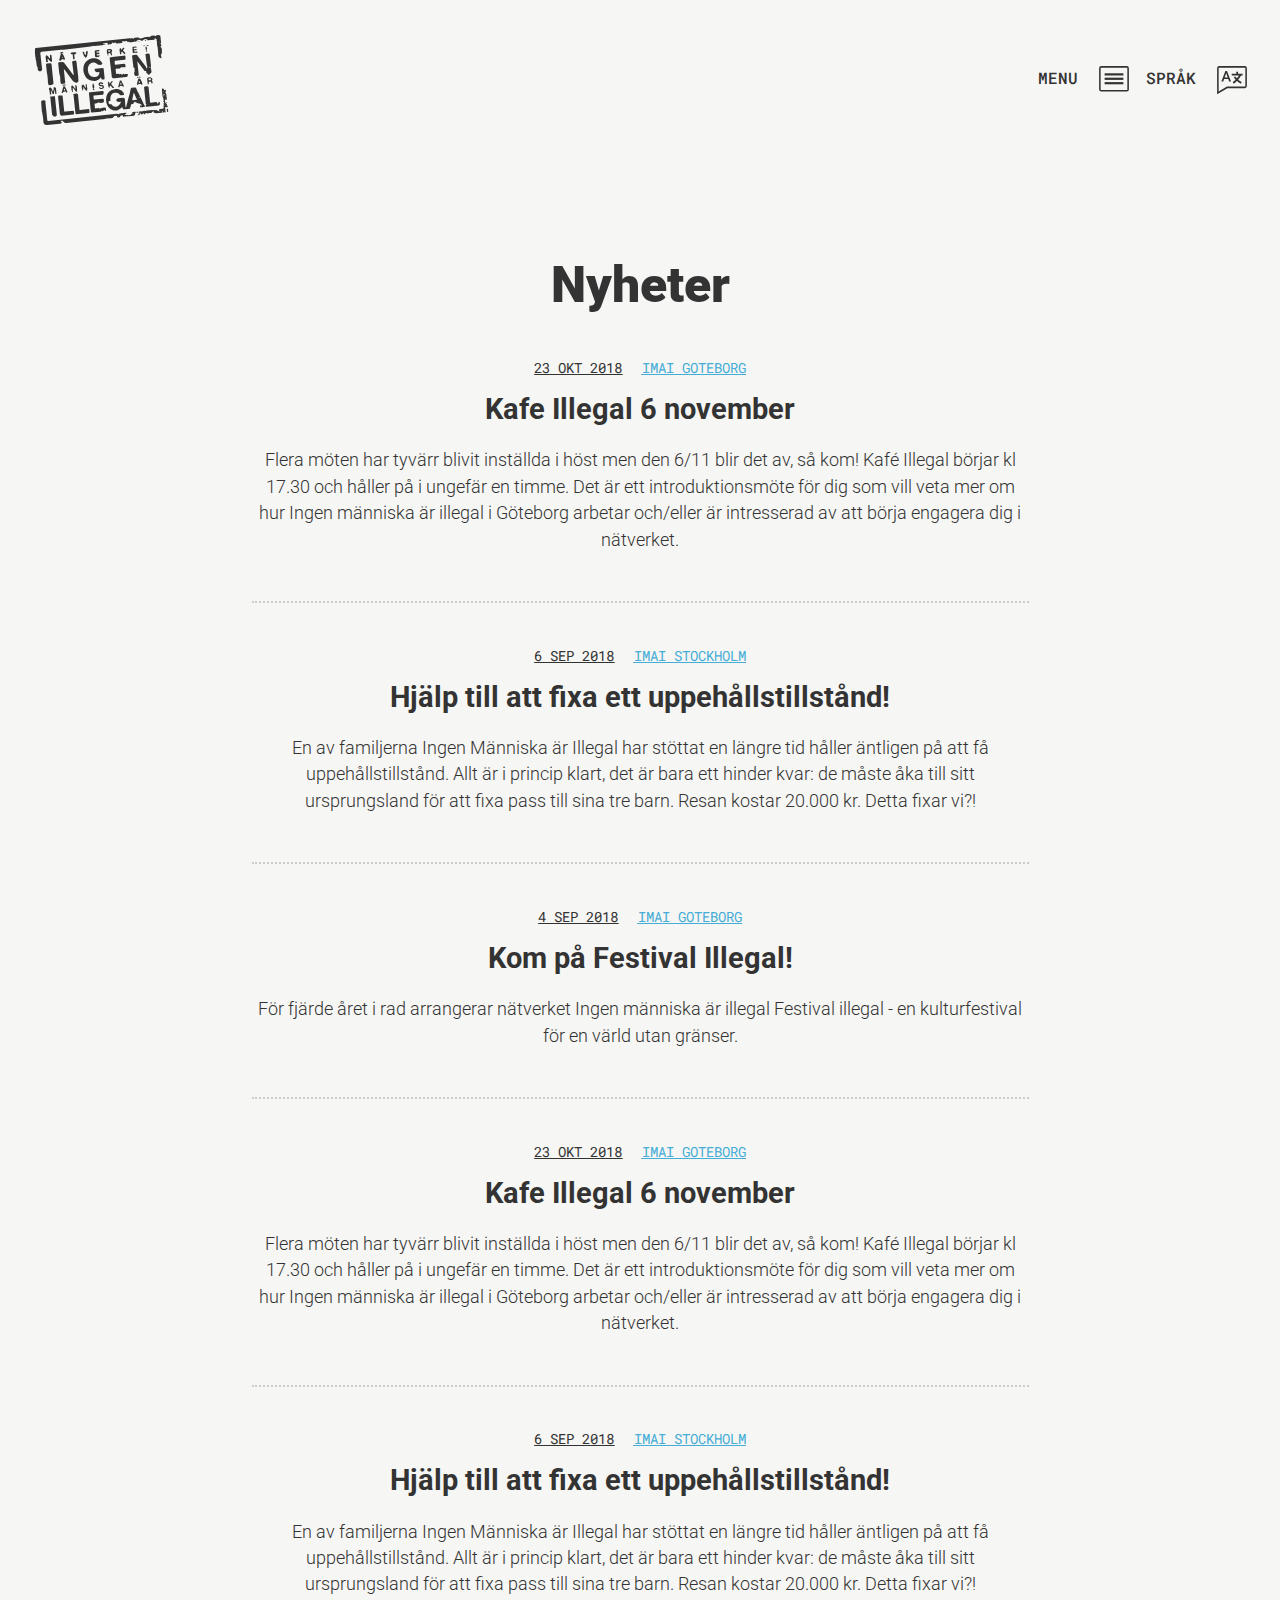
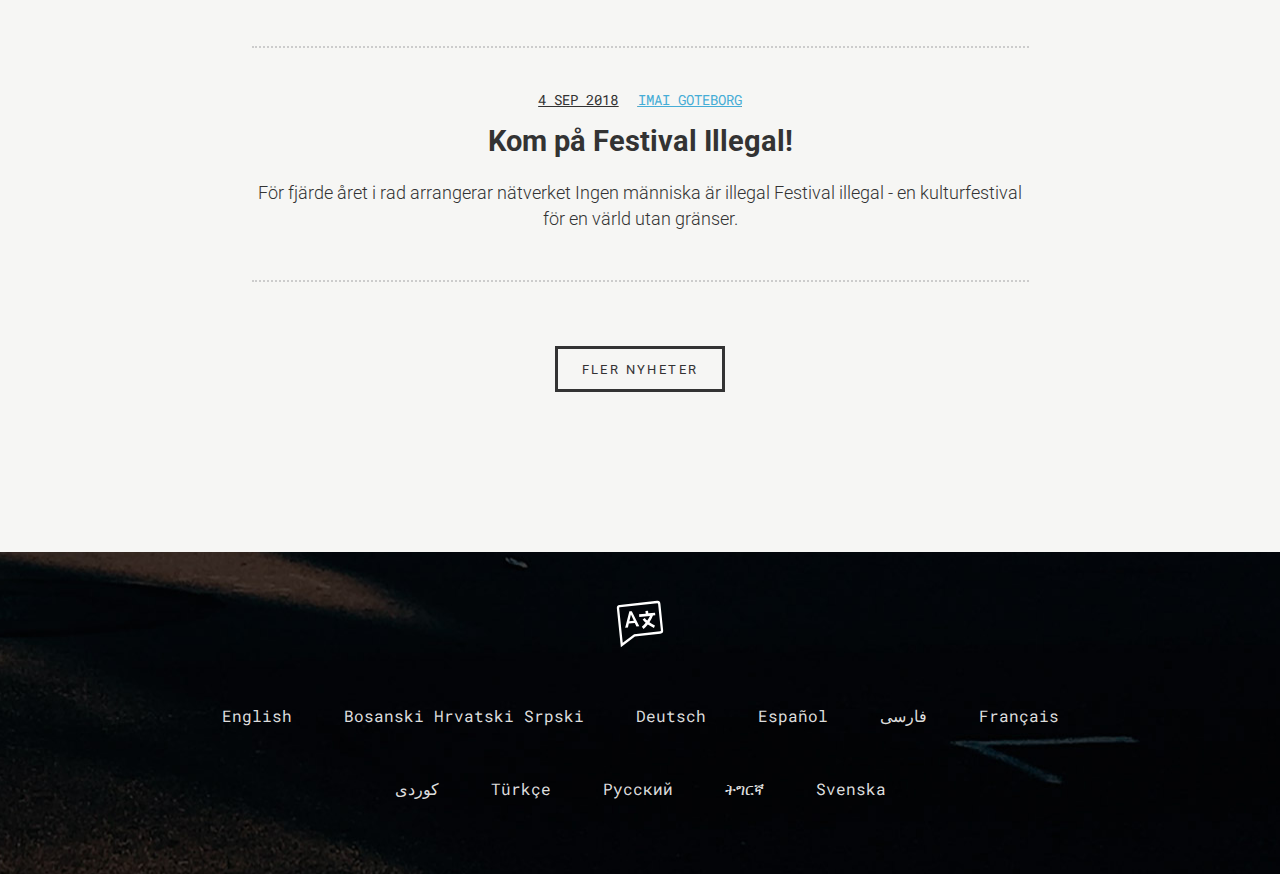
<file: nyheter.html>
<!DOCTYPE html>
<html lang="sv">

<head>
    <meta charset="UTF-8">
    <meta name="viewport" content="width=device-width, initial-scale=1">
    <title>Ingen Illegal</title>
    <link href="https://fonts.googleapis.com/css?family=Source+Code+Pro:300,400,500,600,700" rel="stylesheet">
    <link rel="stylesheet" href="https://use.fontawesome.com/releases/v5.5.0/css/all.css" integrity="sha384-B4dIYHKNBt8Bc12p+WXckhzcICo0wtJAoU8YZTY5qE0Id1GSseTk6S+L3BlXeVIU"
        crossorigin="anonymous">
    <link href="https://fonts.googleapis.com/css?family=Roboto+Mono:400,500|Roboto:300,400,500,700,900&amp;subset=latin-ext"
        rel="stylesheet">
    <link rel="apple-touch-icon" sizes="180x180" href="favicon/apple-touch-icon.png">
    <link rel="icon" type="image/png" sizes="32x32" href="favicon/">
    <link rel="icon" type="image/png" sizes="16x16" href="favicon/favicon-16x16.png">
    <link rel="manifest" href="favicon/site.webmanifest">
    <link rel="mask-icon" href="favicon/safari-pinned-tab.svg" color="#5bbad5">
    <meta name="msapplication-TileColor" content="#f6f6f4">
    <meta name="theme-color" content="#F6F6F4">

    <link rel="stylesheet" href="css/style.css">

</head>

<body>



    <div class="navigation">
        <a href="index.html" class="logo"><img src="img/IMaI_Logo_.svg" alt="logo" class="img-fluid"></a>
        <div class="menu-wrapper">
                <a href="#" class="menu" id="menu-toggle" aria-label="Menu" aria-expanded="false" aria-controls="menu">Menu
                    <!-- <img src="img/IMaI_Ikon_meny_.svg" alt="menu" class="img-fluid"> -->
                    <svg id="Layer_1" data-name="Layer 1" xmlns="http://www.w3.org/2000/svg" viewBox="0 0 29 27"><defs></defs><title>IMaI_Ikon_meny_</title><rect class="cls-1" x="6" y="7.5" width="17" height="2"/><rect class="cls-1" x="6" y="15.5" width="17" height="2"/><rect class="cls-1" x="6" y="11.5" width="17" height="2"/><path class="cls-1" d="M26.08,1H2.92A1.91,1.91,0,0,0,1,2.9V22.1A2.06,2.06,0,0,0,2.92,24H26.08A1.91,1.91,0,0,0,28,22.1V2.9A1.91,1.91,0,0,0,26.08,1Zm.52,21.1a.51.51,0,0,1-.52.5H2.92c-.21,0-.51-.35-.52-.5V2.9a.51.51,0,0,1,.52-.5H26.08a.51.51,0,0,1,.52.5Z"/></svg>
                </a>
                <a href="#" class="language" id="lang-toggle" aria-label="Lang" aria-expanded="false" aria-controls="lang">Språk
                        <svg id="Layer_1" data-name="Layer 1" xmlns="http://www.w3.org/2000/svg" viewBox="0 0 29 27"><defs></defs><title>IMaI_Ikon_Sprak_</title><path class="cls-1" d="M8.49,5.4,4.86,15H6.6l.77-2.23h3.72L11.88,15h1.74L10,5.4Zm-.65,6,1.39-4,1.39,4Z"/><path class="cls-1" d="M20,6.17H18.36V7.84H14.22V9.46H20.8a16.14,16.14,0,0,1-1.92,2.64,10.68,10.68,0,0,1-1.35-1.77l-1.44.84a21,21,0,0,0,1.66,2.12,22.08,22.08,0,0,1-2.61,2.22l.94,1.41A22.13,22.13,0,0,0,19,14.49a30.38,30.38,0,0,0,3.52,2.45l.78-1.45a17.37,17.37,0,0,1-3.19-2.2,21.77,21.77,0,0,0,2.6-3.83h1.44V7.84H20Z"/><path class="cls-1" d="M26.08,1H2.92A1.91,1.91,0,0,0,1,2.89V26.53L10.31,21H26.08A1.91,1.91,0,0,0,28,19.11V2.89A1.91,1.91,0,0,0,26.08,1Zm.52,18.11a.5.5,0,0,1-.52.49H9.93L2.4,24.07V2.89a.5.5,0,0,1,.52-.49H26.08a.5.5,0,0,1,.52.49Z"/></svg>
                </a>
            </div>
    </div>



    <main>
        <div class="blog">
            <div class="container">
                <div class="row">
                    <div class="col">
                        <h1>Nyheter</h1>
                    </div>
                </div>

                <div class="row">
                    <div class="col">
                        <div class="post">
                            <div class="post-info">
                                <div class="date">
                                    <a href="#">23 OKT 2018</a>
                                </div>
                                <div class="author">
                                    <a href="#">IMAI GOTEBORG</a>
                                </div>
                            </div>
                            <div class="post-title">
                                <a href="#">Kafe Illegal 6 november</a>
                            </div>
                            <div class="post-excerpt">
                                <p>Flera möten har tyvärr blivit inställda i höst men den 6/11 blir det av, så kom!
                                    Kafé Illegal börjar kl 17.30 och håller på i ungefär en timme. Det är ett
                                    introduktionsmöte för dig som vill veta mer om hur Ingen människa är illegal i
                                    Göteborg arbetar och/eller är intresserad av att börja engagera dig i
                                    nätverket.</p>
                            </div>
                        </div>
                    </div>
                </div>

                <div class="row">
                    <div class="col">
                        <div class="post">
                            <div class="post-info">
                                <div class="date">
                                    <a href="#">6 SEP 2018</a>
                                </div>
                                <div class="author">
                                    <a href="#">IMAI STOCKHOLM</a>
                                </div>
                            </div>
                            <div class="post-title">
                                <a href="#">Hjälp till att fixa ett uppehållstillstånd!</a>
                            </div>
                            <div class="post-excerpt">
                                <p>En av familjerna Ingen Människa är Illegal har stöttat en längre tid håller
                                    äntligen
                                    på att få uppehållstillstånd. Allt är i princip klart, det är bara ett hinder
                                    kvar:
                                    de måste åka till sitt ursprungsland för att fixa pass till sina tre barn.
                                    Resan
                                    kostar 20.000 kr. Detta fixar vi?!</p>
                            </div>
                        </div>
                    </div>
                </div>

                <div class="row">
                    <div class="col">
                        <div class="post">
                            <div class="post-info">
                                <div class="date">
                                    <a href="#">4 SEP 2018</a>
                                </div>
                                <div class="author">
                                    <a href="#">IMAI GOTEBORG</a>
                                </div>
                            </div>
                            <div class="post-title">
                                <a href="#">Kom på Festival Illegal!</a>
                            </div>
                            <div class="post-excerpt">
                                <p>För fjärde året i rad arrangerar nätverket Ingen människa är illegal Festival
                                    illegal - en kulturfestival för en värld utan gränser.</p>
                            </div>
                        </div>
                    </div>
                </div>

                <div class="row">
                    <div class="col">
                        <div class="post">
                            <div class="post-info">
                                <div class="date">
                                    <a href="#">23 OKT 2018</a>
                                </div>
                                <div class="author">
                                    <a href="#">IMAI GOTEBORG</a>
                                </div>
                            </div>
                            <div class="post-title">
                                <a href="#">Kafe Illegal 6 november</a>
                            </div>
                            <div class="post-excerpt">
                                <p>Flera möten har tyvärr blivit inställda i höst men den 6/11 blir det av, så kom!
                                    Kafé Illegal börjar kl 17.30 och håller på i ungefär en timme. Det är ett
                                    introduktionsmöte för dig som vill veta mer om hur Ingen människa är illegal i
                                    Göteborg arbetar och/eller är intresserad av att börja engagera dig i
                                    nätverket.</p>
                            </div>
                        </div>
                    </div>
                </div>

                <div class="row">
                    <div class="col">
                        <div class="post">
                            <div class="post-info">
                                <div class="date">
                                    <a href="#">6 SEP 2018</a>
                                </div>
                                <div class="author">
                                    <a href="#">IMAI STOCKHOLM</a>
                                </div>
                            </div>
                            <div class="post-title">
                                <a href="#">Hjälp till att fixa ett uppehållstillstånd!</a>
                            </div>
                            <div class="post-excerpt">
                                <p>En av familjerna Ingen Människa är Illegal har stöttat en längre tid håller
                                    äntligen
                                    på att få uppehållstillstånd. Allt är i princip klart, det är bara ett hinder
                                    kvar:
                                    de måste åka till sitt ursprungsland för att fixa pass till sina tre barn.
                                    Resan
                                    kostar 20.000 kr. Detta fixar vi?!</p>
                            </div>
                        </div>
                    </div>
                </div>

                <div class="row">
                    <div class="col">
                        <div class="post">
                            <div class="post-info">
                                <div class="date">
                                    <a href="#">4 SEP 2018</a>
                                </div>
                                <div class="author">
                                    <a href="#">IMAI GOTEBORG</a>
                                </div>
                            </div>
                            <div class="post-title">
                                <a href="#">Kom på Festival Illegal!</a>
                            </div>
                            <div class="post-excerpt">
                                <p>För fjärde året i rad arrangerar nätverket Ingen människa är illegal Festival
                                    illegal - en kulturfestival för en värld utan gränser.</p>
                            </div>
                        </div>
                    </div>
                </div>

                <!-- <a href="#" class="btn-flera">Fler nyheter</a> -->

                <div class="row text-center">
                    <div class="col flera">
                        <a href="#" class="btn">Fler nyheter</a>
                    </div>
                </div>
            </div>
        </div>
    </main>

    <footer>
        <div class="container">
            <div class="row">
                <div class="col">
                    <img src="img/IMaI_Ikon_fot_sprak_.svg" alt="footer-icon-sprak" class="img-fluid">
                </div>
            </div>

            <div class="row">
                <div class="col">
                    <ul>
                        <li><a href="">English</a></li>
                        <li><a href="">Bosanski Hrvatski Srpski</a></li>
                        <li><a href="">Deutsch</a></li>
                        <li><a href="">Español</a></li>
                        <li><a href="">فارسی</a></li>
                        <li><a href="">Français</a></li>
                        <li><a href="">كوردی</a></li>
                        <li><a href="">Türkçe</a></li>
                        <li><a href="">Русский</a></li>
                        <li><a href="">ትግርኛ</a></li>
                        <li><a href="">Svenska</a></li>
                    </ul>
                </div>
            </div>
        </div>
    </footer>


    <nav id="menu" aria-hidden="true" aria-labelledby="menu-toggle" role="navigation">
            <div class="nav-mobile">
               <a href="#" class="logo">
                   <svg id="Layer_1" data-name="Layer 1" xmlns="http://www.w3.org/2000/svg" viewBox="0 0 86.3 58.05"><title>logo</title><path class="cls-1" d="M657.62,370a.48.48,0,0,1-.24,0,.55.55,0,0,1-.21-.2l-.77-1.07a1.53,1.53,0,0,0-.28-.29l-.08-.07-.33-.24,0,0a.7.7,0,0,0-.32-.1.51.51,0,0,0-.29.18.46.46,0,0,0-.1.34.52.52,0,0,1-.09.32.54.54,0,0,0-.09.34l0,.34a1.1,1.1,0,0,0,.07.31,1.41,1.41,0,0,1,.08.3l.15.89a1.34,1.34,0,0,1,0,.4l0,.15a1.64,1.64,0,0,0,0,.38.48.48,0,0,0,.19.29l.21.14a.61.61,0,0,0,.37.08l.1,0a.54.54,0,0,0,.32-.21l0,0a.45.45,0,0,0,.08-.33.59.59,0,0,0-.1-.25.72.72,0,0,1-.08-.28l-.08-.71a.54.54,0,0,1,.11-.35.18.18,0,0,1,.27,0l1,1.21a2.52,2.52,0,0,0,.3.27l.31.21a.92.92,0,0,0,.36.13,1.41,1.41,0,0,0,.28,0s.13-.08.19-.18a.69.69,0,0,0,.09-.38l-.36-3.4a.44.44,0,0,0-.2-.31l-.12-.07a.65.65,0,0,0-.35-.09.46.46,0,0,0-.28.18l0,0a.61.61,0,0,0-.1.37l.16,1.5A.22.22,0,0,1,657.62,370Z" transform="translate(-647.85 -354.97)"/><path class="cls-1" d="M664.54,367.52l-.86,3.32a.65.65,0,0,0,0,.34.77.77,0,0,0,.22.27l0,0a.69.69,0,0,0,.36.13h.08a.66.66,0,0,0,.36-.13h0a1.58,1.58,0,0,0,.26-.31l.18-.32a.43.43,0,0,1,.3-.21l.51-.08a.52.52,0,0,1,.36.09h0l.3.23a.58.58,0,0,0,.34.07.33.33,0,0,0,.25-.21l.09-.26a1.08,1.08,0,0,0,0-.4h0a1,1,0,0,0-.16-.37l0-.05a2,2,0,0,1-.19-.36l-.35-.78c0-.11-.12-.27-.17-.37l-.1-.22a1.5,1.5,0,0,0-.23-.33l-.43-.47a.7.7,0,0,0-.28-.17.16.16,0,0,1-.13-.15.51.51,0,0,1,.06-.22c0-.05.14-.06.24,0l.36.13a.33.33,0,0,0,.31,0,.32.32,0,0,0,.11-.25.4.4,0,0,0-.19-.26l-.1-.06a1.43,1.43,0,0,1-.29-.24.33.33,0,0,0-.26-.11.56.56,0,0,0-.26.18.53.53,0,0,1-.31.19h-.07a.89.89,0,0,1-.37,0,.2.2,0,0,0-.24.11.34.34,0,0,0,.05.32l.19.23a.82.82,0,0,1,.14.25.4.4,0,0,1,0,.21C664.62,367.27,664.57,367.41,664.54,367.52Zm1,1.53h0a.32.32,0,0,1,.28.11.34.34,0,0,1,0,.26.31.31,0,0,1-.24.13.25.25,0,0,1-.22-.21v-.07A.19.19,0,0,1,665.56,369.05Z" transform="translate(-647.85 -354.97)"/><path class="cls-1" d="M673.58,367.34a.45.45,0,0,1,.31-.19l.2,0a.82.82,0,0,0,.36-.15l.07-.06a.48.48,0,0,0,.13-.34v-.1a.66.66,0,0,0-.13-.32.45.45,0,0,0-.31-.1l-.26,0a1.08,1.08,0,0,0-.27.05,1.47,1.47,0,0,1-.26.05l-1.76.18a1,1,0,0,0-.37.13l-.11.07a.35.35,0,0,0-.15.31v0a.56.56,0,0,0,.19.33l.11.08a.57.57,0,0,0,.36.09l.16,0a.57.57,0,0,1,.36.11l0,0a.75.75,0,0,1,.18.34l.14,1.38a1.34,1.34,0,0,1,0,.36,1,1,0,0,0,0,.35l0,.24a.51.51,0,0,0,.19.32l.18.14a.56.56,0,0,0,.35.09.4.4,0,0,0,.28-.2.81.81,0,0,0,.07-.38l-.24-2.23a.73.73,0,0,1,.09-.38Z" transform="translate(-647.85 -354.97)"/><path class="cls-1" d="M681.93,365.47l-.11-.06a.56.56,0,0,0-.29-.09.77.77,0,0,0-.26.13l0,0a.6.6,0,0,0-.2.32l-.18.86c0,.11,0,.29,0,.41v.23a1,1,0,0,1-.1.38c-.05.1-.13.18-.19.17s-.14-.08-.19-.18a2.84,2.84,0,0,0-.18-.31,2.64,2.64,0,0,1-.18-.3l-.08-.17a.66.66,0,0,1-.07-.32,1.09,1.09,0,0,0-.07-.32l0,0a1.2,1.2,0,0,0-.21-.31.6.6,0,0,0-.32-.15l-.06,0a.78.78,0,0,0-.35,0,.3.3,0,0,0-.13.25,1.23,1.23,0,0,0,.08.36l.13.39c0,.1.12.27.17.37l.13.23a1.07,1.07,0,0,1,.13.38l0,.19a1,1,0,0,0,.16.37l.13.16.26.32.58.72a.29.29,0,0,0,.31.09l.14-.06a.3.3,0,0,0,.2-.24.32.32,0,0,1,.17-.26.75.75,0,0,0,.24-.29l.07-.15a1.72,1.72,0,0,0,.1-.39l.08-.68c0-.11.05-.29.08-.4l.24-.87a1.81,1.81,0,0,0,0-.4v-.09A.44.44,0,0,0,681.93,365.47Z" transform="translate(-647.85 -354.97)"/><path class="cls-1" d="M688,365.67l1.51-.16a.21.21,0,0,0,.18-.23l0-.15a.59.59,0,0,0-.17-.33l-.15-.12a.53.53,0,0,0-.36-.11h-.16a3.41,3.41,0,0,0-.37.08l-.37.09-.13,0c-.11,0-.29.05-.4.07l-.5.05a.31.31,0,0,0-.25.22l0,.21a1,1,0,0,1-.17.37v0a.59.59,0,0,0-.11.32.56.56,0,0,0,.08.22.53.53,0,0,1,.09.27l.15,1.49a2.43,2.43,0,0,1,0,.36c0,.09,0,.23,0,.31a.52.52,0,0,0,.18.28l.21.16a.52.52,0,0,0,.36.1l1.26-.13a1.07,1.07,0,0,0,.38-.13l.32-.2a.72.72,0,0,0,.25-.3,2.19,2.19,0,0,0,.08-.27.2.2,0,0,0-.06-.15.43.43,0,0,0-.27,0l-.34,0a1.1,1.1,0,0,0-.31.07.92.92,0,0,1-.25.05,1.71,1.71,0,0,1-.32,0A.6.6,0,0,1,688,368l0,0a.66.66,0,0,1-.16-.24.53.53,0,0,1,.1-.28h0a.48.48,0,0,1,.32-.19l1-.12a.49.49,0,0,0,.32-.18.62.62,0,0,0,.11-.34.39.39,0,0,0-.19-.27l-.05,0a.84.84,0,0,0-.38-.08l-1,.09a.47.47,0,0,1-.33-.1.27.27,0,0,1,0-.44A.49.49,0,0,1,688,365.67Z" transform="translate(-647.85 -354.97)"/><path class="cls-1" d="M697.24,364.12c-.19-.08-.54-.18-.54-.18a1.39,1.39,0,0,0-.41,0l-.69.05a.77.77,0,0,0-.36.12.89.89,0,0,1-.37.14.37.37,0,0,0-.28.21l-.09.22a.83.83,0,0,0-.06.33.61.61,0,0,1,0,.27,1,1,0,0,0,0,.32l.1,1a.65.65,0,0,0,.17.34l.08.08a.59.59,0,0,1,.16.3.64.64,0,0,1,0,.25.52.52,0,0,0,0,.29.66.66,0,0,0,.13.31.45.45,0,0,0,.31.1c.09,0,.12-.09.15-.16a1.45,1.45,0,0,0,0-.3.49.49,0,0,0-.11-.27.58.58,0,0,1-.12-.3.43.43,0,0,1,.09-.3,1.06,1.06,0,0,1,.29-.2,1,1,0,0,1,.38-.08h.18a.47.47,0,0,1,.31.18l.17.27a.7.7,0,0,0,.26.23.61.61,0,0,1,.17.11s0,.09,0,.13a.27.27,0,0,0,0,.24.59.59,0,0,0,.18.27.48.48,0,0,0,.34.08h.05a.23.23,0,0,0,.19-.24l0-.2a.66.66,0,0,0-.1-.29c0-.05-.1-.11-.1-.14a.12.12,0,0,1,.05-.11.37.37,0,0,0,0-.26l-.16-.45c0-.11-.08-.26-.1-.33l.06,0a1,1,0,0,0,.46-1A1,1,0,0,0,697.24,364.12Zm-.83,1.55a.81.81,0,0,1-.37.15h-.12a.58.58,0,0,1-.36-.1l-.06,0a.52.52,0,0,1-.18-.33v0a.59.59,0,0,1,.09-.35.43.43,0,0,1,.3-.18l.59-.06c.42,0,.51.15.54.38S696.41,365.67,696.41,365.67Z" transform="translate(-647.85 -354.97)"/><path class="cls-1" d="M703.64,363.8a.53.53,0,0,0-.08-.25.59.59,0,0,0-.17-.13s-.17,0-.25.09l-.3.26a.65.65,0,0,0-.17.34v.11a2.81,2.81,0,0,0,0,.41l.13,1.22a1.31,1.31,0,0,0,.08.34,1.32,1.32,0,0,1,.07.3.43.43,0,0,1,0,.22.31.31,0,0,0,0,.19.8.8,0,0,0,.15.31l.16.2c.08.08.19.15.25.14a.49.49,0,0,0,.24-.17l0-.07a.51.51,0,0,0,.1-.36l-.07-.75a.34.34,0,0,1,.11-.3.75.75,0,0,1,.34-.1h0a.52.52,0,0,1,.34.16l.81,1a.9.9,0,0,0,.32.23l.12,0a.83.83,0,0,0,.33.05c.07,0,.17-.1.21-.2l.05-.11a.34.34,0,0,0-.05-.34L705,365a.24.24,0,0,1,0-.31l.79-1a.33.33,0,0,0,0-.33v0a.35.35,0,0,0-.31-.15l-.26,0a.54.54,0,0,0-.34.18l-.66.74a2.24,2.24,0,0,1-.22.22.25.25,0,0,1-.23,0,.18.18,0,0,1-.11-.21A.89.89,0,0,0,703.64,363.8Z" transform="translate(-647.85 -354.97)"/><path class="cls-1" d="M712.12,363.23a.84.84,0,0,1,.37-.14l.91-.1.28,0a.22.22,0,0,0,.14-.09.37.37,0,0,0,0-.16s-.06-.11-.13-.15a.82.82,0,0,0-.33-.05h0a.86.86,0,0,1-.38-.1l0,0a.68.68,0,0,0-.31-.08,1.22,1.22,0,0,0-.32.11h0a1.36,1.36,0,0,1-.29.11.61.61,0,0,1-.25,0,.75.75,0,0,0-.34,0l-.24,0a.24.24,0,0,0-.21.23v.06c0,.12,0,.3,0,.41l0,.29a1.47,1.47,0,0,0,0,.36c0,.09,0,.25,0,.36l.07.7a2.6,2.6,0,0,0,.06.3,1.22,1.22,0,0,1,0,.25.71.71,0,0,1,0,.21.74.74,0,0,0,0,.25V366a.73.73,0,0,0,.15.36l.1.12a.41.41,0,0,0,.34.13l1.32-.13.34,0a.86.86,0,0,1,.24,0h.26a.51.51,0,0,0,.31-.17l.07-.08a.47.47,0,0,0,.12-.24.49.49,0,0,0-.15-.23.54.54,0,0,0-.35-.11l-1,.11-.34,0a.37.37,0,0,1-.29-.1l0,0a.51.51,0,0,1-.17-.3.65.65,0,0,1,.09-.35l0,0a.46.46,0,0,1,.31-.2l1-.11a.46.46,0,0,0,.3-.19.63.63,0,0,0,.09-.25s-.07-.12-.16-.18a.58.58,0,0,0-.36-.1l-1,.1a.54.54,0,0,1-.35-.11l-.06,0a.52.52,0,0,1-.16-.27.33.33,0,0,1,.15-.26Z" transform="translate(-647.85 -354.97)"/><path class="cls-1" d="M719.58,362.59a.54.54,0,0,0-.09.34l.12,1.15a.67.67,0,0,0,.12.31.56.56,0,0,1,.2.29v.05a.44.44,0,0,1-.13.31.42.42,0,0,0-.06.26.78.78,0,0,0,.14.33v0a.34.34,0,0,0,.29.14.46.46,0,0,0,.28-.18l0,0a.69.69,0,0,0,.1-.37v0a.47.47,0,0,0-.19-.32l-.18,0a.33.33,0,0,1-.14-.2c0-.05.09-.15.18-.21a.92.92,0,0,0,.23-.29.9.9,0,0,0,0-.37l-.09-.88a.52.52,0,0,0-.18-.32l-.09-.06a.48.48,0,0,0-.32-.08A.56.56,0,0,0,719.58,362.59Z" transform="translate(-647.85 -354.97)"/><path class="cls-1" d="M656.28,385.39v.11a1.59,1.59,0,0,0,.09.39,1.69,1.69,0,0,1,.08.39l0,.19a.82.82,0,0,0,.13.37l.28.38a.37.37,0,0,0,.32.14l1.37-.14a1.34,1.34,0,0,0,.39-.11l.46-.21a1.23,1.23,0,0,0,.31-.24l.1-.11a.59.59,0,0,0,.11-.36l-1.32-12.57a.31.31,0,0,0-.22-.25l-.75-.22a1.35,1.35,0,0,0-.4,0l-1.55.16a.65.65,0,0,0-.34.17l-.17.19a.54.54,0,0,0-.12.36l.53,5c0,.11,0,.29.06.4l.19.83c0,.11,0,.29.06.4l.35,3.3a2.81,2.81,0,0,1,0,.41l0,.6A2.75,2.75,0,0,0,656.28,385.39Z" transform="translate(-647.85 -354.97)"/><path class="cls-1" d="M663.11,372.69l-.06.1a.58.58,0,0,0-.09.38l.68,6.47a1.89,1.89,0,0,0,.08.4l.43,1.48a1.87,1.87,0,0,1,.07.4l.26,3.79a.73.73,0,0,0,.15.35l.27.33a.44.44,0,0,0,.33.13l1.72-.18a.42.42,0,0,0,.3-.2l.12-.2a.73.73,0,0,0,.08-.38l-.86-8.21c0-.11,0-.23.08-.25a.18.18,0,0,1,.18.07c0,.07.15.19.21.28l5,6.65.26.32.31.35a1.58,1.58,0,0,0,.31.26l.49.3a.89.89,0,0,0,.38.12h0a.57.57,0,0,1,.33.16.43.43,0,0,0,.32.11l.44-.05a.66.66,0,0,0,.35-.16l.13-.12a.82.82,0,0,1,.28-.18.55.55,0,0,0,.24-.22l0-.08a.61.61,0,0,0,.1-.37l-.27-3.93a1.13,1.13,0,0,0-.1-.37,1.31,1.31,0,0,1-.09-.34,2.44,2.44,0,0,1,0-.38v0a1.79,1.79,0,0,0,0-.4l-.92-7.39a.37.37,0,0,0-.2-.27.66.66,0,0,0-.37,0h0a2.38,2.38,0,0,1-.4.07l-.65.06a2.83,2.83,0,0,0-.4.08l-.44.15a.41.41,0,0,0-.25.25,1.36,1.36,0,0,0,0,.4l1,7.88a.37.37,0,0,1-.14.31.22.22,0,0,1-.28-.06l-5.93-7.88a.73.73,0,0,0-.32-.23l-.35-.13a1.07,1.07,0,0,0-.4-.05l-2,.22A.52.52,0,0,0,663.11,372.69Z" transform="translate(-647.85 -354.97)"/><path class="cls-1" d="M685.31,370c-4.23.44-6.44,4.11-6,8.16a8.87,8.87,0,0,0,.18,1c.08.29.17.29.28.57,0,.07,0,.43.08.5a6.87,6.87,0,0,0,5.09,4.27,1,1,0,0,0,.43,0,.74.74,0,0,1,.25,0c.11,0,.25.1.37.1a7,7,0,0,0,.78,0,5.1,5.1,0,0,0,.5-.19c.18,0,.21.06.38,0l.28-.09c.13-.05.19-.19.32-.25s.26,0,.36-.07a5.28,5.28,0,0,0,1.86-1.69l.1.07a.71.71,0,0,1,.22.32l.13.55a.78.78,0,0,0,.21.33h0a.53.53,0,0,0,.32.12.92.92,0,0,0,.28-.09.39.39,0,0,1,.32,0h0a1.07,1.07,0,0,0,.4.05h.1a.39.39,0,0,0,.29-.21v0A2.46,2.46,0,0,0,693,383l0-.13a1.36,1.36,0,0,0,0-.4l-.6-5.69a.61.61,0,0,0-.17-.34l-.09-.09a.51.51,0,0,0-.35-.13l-4.74.5c-.11,0-.32,0-.4.11h0a.77.77,0,0,0-.05.43v.15a1.83,1.83,0,0,0,.09.39l.15.37a.78.78,0,0,0,.24.3l.6.41a.71.71,0,0,0,.38.09l1.35-.14c.25,0,.25.51.23.62a3.16,3.16,0,0,1-3.08,2.55c-2.69.28-4.1-1.89-4.34-4.16s.73-4.81,3.43-5.1c1.23-.13,3,1.26,3,1.26a.82.82,0,0,0,.36.15l.58.05a1.79,1.79,0,0,1,.39.13l0,0a.45.45,0,0,0,.36,0l1-.56a.44.44,0,0,0,.2-.31.25.25,0,0,0,0-.13C690.6,371,687.79,369.78,685.31,370Z" transform="translate(-647.85 -354.97)"/><path class="cls-1" d="M697.51,369.23a.71.71,0,0,1-.27.08.45.45,0,0,1-.22,0s-.14,0-.25,0h0a.81.81,0,0,0-.33.12.3.3,0,0,0-.12.25c0,.09,0,.22,0,.3a.75.75,0,0,1,0,.26,1.58,1.58,0,0,0,0,.31l1.26,10.61c0,.11,0,.3,0,.41l.08.56a.61.61,0,0,0,.19.33l.37.29a.69.69,0,0,0,.36.13h.08a1.36,1.36,0,0,1,.4,0h0a1.79,1.79,0,0,0,.4,0l7.36-.77a.93.93,0,0,0,.32-.1.59.59,0,0,1,.3-.09.45.45,0,0,0,.29-.18l0-.06a1.76,1.76,0,0,0,.17-.37l.23-.73a.35.35,0,0,0-.08-.33.43.43,0,0,0-.35-.1l-.36,0a1.23,1.23,0,0,1-.32,0l-.21,0a.5.5,0,0,0-.21,0c-.07,0-.23,0-.3,0l0,0a.65.65,0,0,1-.37.12h-.16a.3.3,0,0,1-.28-.13l-.13-.06c-.05-.1-.23-.1-.33-.09s-.1.06-.15.15-.05.13-.1.16a.48.48,0,0,1-.21.08l-.51.05a.28.28,0,0,1-.28-.17.18.18,0,0,1-.09-.15c0-.11-.12-.13-.2-.12a.65.65,0,0,0-.2.05c-.1,0-.16,0-.19.05a.71.71,0,0,1-.32.21h0a.51.51,0,0,1-.35-.13l-.08-.09a.4.4,0,0,0-.27-.13l-.32,0-1.09.12a.2.2,0,0,1-.22-.18l-.31-2.94a.22.22,0,0,1,.18-.23l2.43-.25a.75.75,0,0,0,.35-.16l.13-.13a1.26,1.26,0,0,0,.23-.24.66.66,0,0,1,.26-.18.51.51,0,0,1,.28,0,1.1,1.1,0,0,0,.3,0h.14a2.8,2.8,0,0,1,.41,0h.5a2.81,2.81,0,0,0,.41,0l.32,0a1,1,0,0,0,.36-.12.22.22,0,0,0,.11-.24,2.47,2.47,0,0,1-.06-.29,1.08,1.08,0,0,1,0-.34l0-.09a.74.74,0,0,0,0-.39l-.12-.31a.9.9,0,0,0-.24-.31l-.08-.06a.6.6,0,0,0-.37-.11l-5.6.59a.42.42,0,0,1-.33-.14l0,0a.81.81,0,0,1-.15-.37l-.17-1.66a.33.33,0,0,1,.07-.28,1.11,1.11,0,0,1,.29-.09l6-.63a.82.82,0,0,0,.36-.15l.24-.19a.3.3,0,0,0,.12-.25.47.47,0,0,1,0-.2,1.62,1.62,0,0,0,0-.3l-.12-1.13a1.44,1.44,0,0,0-.1-.37.46.46,0,0,0-.29-.19l-.54.06-.43.09-7.27.78A1.48,1.48,0,0,0,697.51,369.23Z" transform="translate(-647.85 -354.97)"/><path class="cls-1" d="M657.54,393a.3.3,0,0,0,.15.3l.16.09a.34.34,0,0,0,.34,0l.14-.1a.36.36,0,0,0,.13-.32l-.06-.32c0-.11,0-.29,0-.41l-.14-1.24a.36.36,0,0,1,.06-.26s.11,0,.16.13l.43.91a1.82,1.82,0,0,1,.12.35,2,2,0,0,0,.12.34l.2.43a.32.32,0,0,0,.29.16l.34,0a.31.31,0,0,0,.25-.22l.07-.33c0-.11,0-.26.06-.32a2.55,2.55,0,0,1,.05-.32l.31-1.33c0-.11.08-.18.11-.16a.36.36,0,0,1,.09.24l.21,2a.86.86,0,0,0,.11.3.34.34,0,0,0,.25.08.8.8,0,0,0,.32-.14h0a.42.42,0,0,0,.14-.33l-.32-3.06a.78.78,0,0,0-.16-.36l-.19-.19a.79.79,0,0,0-.34-.2l-.26-.05a.71.71,0,0,0-.38.05l-.06,0a.49.49,0,0,0-.21.3,1.35,1.35,0,0,0,0,.4v.06a1,1,0,0,1,0,.39l-.34,1.61a.71.71,0,0,1-.05.2l-.09-.19-1.06-2.29a.48.48,0,0,0-.28-.24l-.23-.06a.62.62,0,0,0-.38,0l-.25.13a.73.73,0,0,0-.28.27l-.11.2a.58.58,0,0,0-.05.37,1.73,1.73,0,0,0,.16.37l.09.15a1.07,1.07,0,0,1,.13.38l.23,1.78a2.8,2.8,0,0,1,0,.41Z" transform="translate(-647.85 -354.97)"/><path class="cls-1" d="M665.42,392.41l0,0a.9.9,0,0,0,.35.05.42.42,0,0,0,.24-.12c0-.06.12-.2.17-.3l0-.06a.76.76,0,0,1,.25-.28.9.9,0,0,1,.36-.12l.71-.08a.88.88,0,0,1,.3,0,.55.55,0,0,1,.21.2l.07.11a2.6,2.6,0,0,0,.2.28c0,.06.07.13.15.12a.78.78,0,0,0,.35-.18.54.54,0,0,0,.12-.34h0a1,1,0,0,0-.09-.38,4.38,4.38,0,0,1-.39-.7c-.05-.17-.37-.83-.37-.83l-.78-1.56a.32.32,0,0,0-.29-.16l-.5.06a.3.3,0,0,0-.25.21l-1,3.78A.23.23,0,0,0,665.42,392.41Zm1.35-2.59c0-.11.05-.17.13-.18a.53.53,0,0,1,.32.21l.15.49a.28.28,0,0,1-.08.31l-.07.06a.37.37,0,0,1-.35,0l-.09,0a.26.26,0,0,1-.14-.28Z" transform="translate(-647.85 -354.97)"/><path class="cls-1" d="M667.48,387.59a.37.37,0,0,0,.25-.2.66.66,0,0,0,0-.37.52.52,0,0,0-.27-.23.89.89,0,0,0-.39,0,.82.82,0,0,0-.36.28.15.15,0,0,0,.05.22,3.45,3.45,0,0,0,.34.19A.82.82,0,0,0,667.48,387.59Z" transform="translate(-647.85 -354.97)"/><path class="cls-1" d="M666,387.67a.42.42,0,0,0,.33,0c.08,0,.2-.08.21-.19s.06-.3,0-.34-.13-.2-.25-.18a1.29,1.29,0,0,0-.38.05.36.36,0,0,0-.19.26.4.4,0,0,0,.06.22C665.84,387.57,665.91,387.6,666,387.67Z" transform="translate(-647.85 -354.97)"/><path class="cls-1" d="M672.83,389.4l1.42,1.82a1.24,1.24,0,0,0,.29.27l.07.05a1,1,0,0,0,.46.07h0c.11,0,.12-.08.13-.17a2.07,2.07,0,0,0,0-.36l-.11-2.46a1.07,1.07,0,0,0-.11-.37,1.65,1.65,0,0,1-.16-.36l-.05-.16a.73.73,0,0,0-.18-.31.34.34,0,0,0-.23-.1.42.42,0,0,0-.24.17.58.58,0,0,0-.1.36l.16,1.54c0,.11,0,.22-.11.24a.3.3,0,0,1-.26-.13l-1.41-1.8a.39.39,0,0,0-.32-.14H672a.65.65,0,0,0-.34.17l0,0a1.09,1.09,0,0,0-.19.35l-.07.31a1.34,1.34,0,0,0,0,.4l.15.87c0,.11,0,.3.05.41v.23a1.05,1.05,0,0,0,.12.38l0,.07a3.35,3.35,0,0,1,.15.35.65.65,0,0,1,0,.34.34.34,0,0,0,.11.3h0a.55.55,0,0,0,.29.12.31.31,0,0,0,.21-.18.63.63,0,0,0,.05-.29.49.49,0,0,0-.13-.23.19.19,0,0,1,0-.26h0a.69.69,0,0,0,.1-.37l-.08-1a.3.3,0,0,1,.11-.27A.24.24,0,0,1,672.83,389.4Z" transform="translate(-647.85 -354.97)"/><path class="cls-1" d="M678.23,387.54a.61.61,0,0,0-.1.37l.16,1.56a.93.93,0,0,0,.14.38l0,0a.83.83,0,0,1,.13.28c0,.06,0,.19,0,.28a.82.82,0,0,0,.1.3.32.32,0,0,0,.23.13.34.34,0,0,0,.23-.18.3.3,0,0,0,0-.32.54.54,0,0,1-.13-.28.42.42,0,0,1,.17-.25.35.35,0,0,0,.12-.32l0-.09a1.85,1.85,0,0,0-.08-.29.81.81,0,0,1-.07-.26.25.25,0,0,1,.1-.25c.06,0,.17,0,.24.08a1.06,1.06,0,0,1,.15.27l.16.29.32.49.25.33.36.45a1.58,1.58,0,0,0,.31.26l.07.05a1.27,1.27,0,0,0,.38.11h.1a.19.19,0,0,0,.2-.19.58.58,0,0,0-.12-.34.25.25,0,0,1,0-.3l.11-.16a.68.68,0,0,0,.09-.37l-.08-.65a2,2,0,0,0-.08-.33,1.9,1.9,0,0,1-.08-.34l0-.25,0-.4,0-.46a.58.58,0,0,0-.17-.34l-.09-.08a.47.47,0,0,0-.31-.12.35.35,0,0,0-.24.14.6.6,0,0,0,0,.34l.18,1.51a.2.2,0,1,1-.36.15l-1.25-1.71a.36.36,0,0,0-.3-.14.53.53,0,0,0-.3.18Z" transform="translate(-647.85 -354.97)"/><path class="cls-1" d="M685.4,390.1a.49.49,0,0,0,.17.24l.08.06a.64.64,0,0,0,.32.12.87.87,0,0,0,.32-.13.31.31,0,0,0,.13-.25.6.6,0,0,0-.17-.28l-.11-.11a.47.47,0,0,1-.14-.28.89.89,0,0,1,.12-.3l.12-.18a.6.6,0,0,0,.09-.37l-.1-1a2,2,0,0,0-.08-.37,1.8,1.8,0,0,0-.2-.31l-.05-.05a.3.3,0,0,1-.08-.27.57.57,0,0,0,0-.22.36.36,0,0,0-.12-.19.17.17,0,0,0-.19,0,.37.37,0,0,0-.09.22.74.74,0,0,1-.13.29.83.83,0,0,0-.22.66l.16,1.47a.66.66,0,0,0,.16.35l.06.07a.67.67,0,0,1,.15.29.43.43,0,0,1-.12.28A.41.41,0,0,0,685.4,390.1Z" transform="translate(-647.85 -354.97)"/><path class="cls-1" d="M691.12,389.24l-.21,0a.56.56,0,0,1-.4-.16c-.13-.1-.32-.13-.44-.29a.4.4,0,0,0-.3-.18c-.11,0-.18,0-.23.07a.55.55,0,0,0-.1.29.56.56,0,0,0,.21.37,1.63,1.63,0,0,0,.64.44,1.94,1.94,0,0,0,.76.05,2.05,2.05,0,0,0,1.21-.44,1.42,1.42,0,0,0,.29-1.16.84.84,0,0,0-.52-.71,2.54,2.54,0,0,0-.78-.3c-.13,0-.5,0-.64,0-.37,0-.59-.19-.63-.39a.43.43,0,0,1,.21-.42.68.68,0,0,1,.42-.16.79.79,0,0,1,.66.32.39.39,0,0,0,.32.14,1.56,1.56,0,0,0,.44,0,.36.36,0,0,0,.09-.43,1.7,1.7,0,0,0-.49-.47,2.1,2.1,0,0,0-.64-.26,3,3,0,0,0-.66,0,1.19,1.19,0,0,0-1,.61,1.17,1.17,0,0,0-.23.74,1.07,1.07,0,0,0,.83,1,2.87,2.87,0,0,0,.77.19c.52,0,.94.07,1,.5a.47.47,0,0,1-.18.39A1,1,0,0,1,691.12,389.24Z" transform="translate(-647.85 -354.97)"/><path class="cls-1" d="M696.38,387.71a.62.62,0,0,1,.38,0l.07,0a.82.82,0,0,1,.32.23l.73.84a1.53,1.53,0,0,0,.3.27l.14.08a.59.59,0,0,0,.37.08l.17,0a.34.34,0,0,0,.25-.23h0a.36.36,0,0,0-.1-.33l-.12-.11a2.57,2.57,0,0,1-.28-.29l-1.1-1.22a.82.82,0,0,1-.15-.36v-.11a.57.57,0,0,1,.11-.36l.56-.71a2.4,2.4,0,0,1,.27-.28.19.19,0,0,0,.05-.25.33.33,0,0,0-.29-.12l-.36,0a.54.54,0,0,0-.33.18l-.88,1.16a.27.27,0,0,1-.28.1A.35.35,0,0,1,696,386l-.06-.55a.52.52,0,0,0-.13-.3.39.39,0,0,0-.28-.08.4.4,0,0,0-.27.18h0a1.36,1.36,0,0,0-.14.34,2.07,2.07,0,0,0,0,.36l.21,1.94a1.05,1.05,0,0,0,.12.38l.3.53a.33.33,0,0,0,.3.15.25.25,0,0,0,.2-.23v-.21c0-.12,0-.3,0-.41V388A.27.27,0,0,1,696.38,387.71Z" transform="translate(-647.85 -354.97)"/><path class="cls-1" d="M703.79,384.3h0a.88.88,0,0,0-.43,0l-.12,0c-.12,0-.29,0-.32.1a2.73,2.73,0,0,0-.14.33l-.94,3.56c0,.11,0,.28,0,.33s.14.13.22.12a1.07,1.07,0,0,0,.32-.12l.1-.05a.7.7,0,0,0,.25-.29l0-.12a.75.75,0,0,1,.2-.28.91.91,0,0,1,.34-.11l.65-.07a.89.89,0,0,1,.37,0,.68.68,0,0,1,.27.24l.17.27a.35.35,0,0,0,.31.15h0a.35.35,0,0,0,.27-.22l.06-.19a.53.53,0,0,0,0-.37l-1.46-3C704,384.55,703.89,384.36,703.79,384.3Zm.14,2.51a.4.4,0,0,1-.28.18l-.22,0a.27.27,0,0,1-.25-.09.61.61,0,0,1,0-.31l.12-.59c0-.11.13-.37.19-.37s.21.22.25.32l.21.5A.5.5,0,0,1,703.93,386.81Z" transform="translate(-647.85 -354.97)"/><path class="cls-1" d="M714,386.76l.18.26a.33.33,0,0,0,.27.15.4.4,0,0,0,.25-.2l.07-.13a.44.44,0,0,1,.3-.2l1.1-.11a.44.44,0,0,1,.34.13l.31.35a.45.45,0,0,0,.32.13.28.28,0,0,0,.22-.22l.07-.35a.73.73,0,0,0,0-.39l-.28-.8A3,3,0,0,0,717,385l-.76-1.54a1.1,1.1,0,0,0-.26-.31l-.07-.06a.61.61,0,0,0-.37-.1l-.5.05a.31.31,0,0,0-.25.22l-.83,3.13A.46.46,0,0,0,714,386.76Zm1.11-1.42.09-.52a.29.29,0,0,1,.21-.23.23.23,0,0,1,.25.16l.2.51a.5.5,0,0,1,0,.36.43.43,0,0,1-.3.2h-.14a.29.29,0,0,1-.27-.13A.85.85,0,0,1,715.09,385.34Z" transform="translate(-647.85 -354.97)"/><path class="cls-1" d="M716,382.57c.17-.14.34-.32.28-.53a.47.47,0,0,0-.32-.28.53.53,0,0,0-.48.12c-.15.14-.09.33,0,.51S715.86,382.71,716,382.57Z" transform="translate(-647.85 -354.97)"/><path class="cls-1" d="M714.45,382.75a.37.37,0,0,0,.41-.24.39.39,0,0,0-.19-.56.63.63,0,0,0-.44.05c-.16.07-.18.36-.15.47A.74.74,0,0,0,714.45,382.75Z" transform="translate(-647.85 -354.97)"/><path class="cls-1" d="M723.94,383.33c-.07-.61-1.11-1-1.11-1a1.1,1.1,0,0,0-.4-.05l-1.22.13a.49.49,0,0,0-.32.18l-.24.32a.69.69,0,0,0-.1.37l.23,2.14a1.67,1.67,0,0,0,.07.35,1.66,1.66,0,0,1,0,.26,1.39,1.39,0,0,1,0,.29,1,1,0,0,0,.07.35.27.27,0,0,0,.28.15h.08a.4.4,0,0,0,.29-.21.63.63,0,0,0,.08-.28.38.38,0,0,0-.06-.16.93.93,0,0,1-.07-.27l0-.17a.73.73,0,0,1,.09-.38l0-.07a.46.46,0,0,1,.31-.2l.68-.07c.21,0,.46.18.56.6a2.19,2.19,0,0,0,.15.44.27.27,0,0,0,.24.16.42.42,0,0,0,.27-.19s.27-.24.25-.47a2.81,2.81,0,0,0-.06-.35c-.06-.35-.1-.48-.43-.61,0,0-.1-.16,0-.21A1.18,1.18,0,0,0,723.94,383.33Zm-1.24.76a1.07,1.07,0,0,1-.38.13l-.28,0a.65.65,0,0,1-.36-.1.56.56,0,0,1-.17-.33l0-.33a1,1,0,0,1,0-.35c0-.06.23-.1.34-.11l.55-.06c.4,0,.63.1.67.49A.72.72,0,0,1,722.7,384.09Z" transform="translate(-647.85 -354.97)"/><path class="cls-1" d="M659,406.3a.68.68,0,0,0,.17.35l.87.86a.44.44,0,0,0,.34.12l.95-.09a.5.5,0,0,0,.31-.2l.36-.55a.59.59,0,0,0,.08-.37l-1.23-11.7a.34.34,0,0,0-.21-.27l-.07,0a1.1,1.1,0,0,0-.4-.05s-1.31.13-1.36.17a3.5,3.5,0,0,1-.62,0,.73.73,0,0,0-.36.1c0,.05,0,.22,0,.33Z" transform="translate(-647.85 -354.97)"/><path class="cls-1" d="M662.94,394.55a2.53,2.53,0,0,1,0,.38c0,.1,0,.27,0,.39l1.12,10.62a1.15,1.15,0,0,0,.12.37.93.93,0,0,0,.28.28,1.06,1.06,0,0,1,.3.26l.11.13a.42.42,0,0,0,.34.14l7.63-.8a.52.52,0,0,0,.32-.2l0,0a.64.64,0,0,0,.1-.38l-.15-1.38A1,1,0,0,0,673,404h0a.42.42,0,0,0-.33-.14l-5,.53a2.79,2.79,0,0,0-.4.07h0a.33.33,0,0,1-.3-.09.73.73,0,0,1-.12-.34l-1-9.05c0-.11,0-.79-.15-.85l-.28-.19a.93.93,0,0,0-.47,0,1.16,1.16,0,0,1-.26.08.49.49,0,0,1-.2,0l-1.06.11a1,1,0,0,0-.37.14h0a.42.42,0,0,0-.14.33Z" transform="translate(-647.85 -354.97)"/><path class="cls-1" d="M674.25,405.87l.11.12a.44.44,0,0,0,.34.14l8-.85a.54.54,0,0,0,.33-.18l0-.07a.57.57,0,0,0,.11-.36l-.15-1.38a.72.72,0,0,0-.14-.35.38.38,0,0,0-.32-.13l-5.26.58-.35,0-.19,0s-.05-.09-.06-.2l-1-9.86a.46.46,0,0,0-.2-.31l-.26-.16a.89.89,0,0,0-.38-.12l-.54,0a.82.82,0,0,0-.38.09l-.22.12a.35.35,0,0,1-.33,0,.72.72,0,0,0-.33-.07.42.42,0,0,0-.29.17.41.41,0,0,0,0,.34,1.48,1.48,0,0,1,.07.29,1.59,1.59,0,0,0,0,.29,3.69,3.69,0,0,1,0,.37l1.17,11.12A.69.69,0,0,0,674.25,405.87Z" transform="translate(-647.85 -354.97)"/><path class="cls-1" d="M684.34,404.87l.06.07a.44.44,0,0,0,.33.13l5.61-.59a.66.66,0,0,0,.35-.16l.19-.18a.25.25,0,0,1,.29-.05.59.59,0,0,0,.35.09h0a.67.67,0,0,0,.36-.14l.23-.2a1.45,1.45,0,0,1,.34-.2l.65-.22a.2.2,0,0,1,.25.13l.09.27a.17.17,0,0,0,.25.11l.13-.06a.3.3,0,0,0,.16-.29l-.15-1.46a.47.47,0,0,0-.18-.32.59.59,0,0,0-.35-.09l-1.69.18a.65.65,0,0,0-.34.17.45.45,0,0,1-.23.15.42.42,0,0,1-.25-.1.23.23,0,0,0-.29,0l-.23.19a.54.54,0,0,1-.28.13.36.36,0,0,1-.25-.15l-.14-.15a.42.42,0,0,0-.34-.12.87.87,0,0,0-.36.15h0a.59.59,0,0,1-.37.07l-.1,0a1.81,1.81,0,0,0-.4,0h-.53a.68.68,0,0,0-.32.08.27.27,0,0,1-.26,0c-.08,0-.13-.31-.17-.4a1.59,1.59,0,0,1-.07-.38l-.16-2.11a.31.31,0,0,1,.19-.28l.07,0a.75.75,0,0,1,.36,0,1.27,1.27,0,0,0,.33,0,.9.9,0,0,0,.31-.13l.22-.16a.68.68,0,0,1,.3-.12,1.17,1.17,0,0,0,.33-.09h0a1.29,1.29,0,0,1,.39-.08h.1a.57.57,0,0,0,.31-.08.23.23,0,0,1,.25.06.78.78,0,0,0,.33.19l.13,0a1,1,0,0,0,.39,0,1.83,1.83,0,0,0,.39-.09,1.21,1.21,0,0,1,.38-.06h.28a.94.94,0,0,0,.4-.07l.22-.09a.71.71,0,0,0,.27-.18.44.44,0,0,0,.08-.28,1.21,1.21,0,0,1,0-.37v-.06a1.83,1.83,0,0,0,0-.4v-.34a.5.5,0,0,0-.16-.34l-.28-.26a.5.5,0,0,0-.35-.12l-5.33.56a.44.44,0,0,1-.31-.08.53.53,0,0,1-.14-.3l-.21-1.8a.45.45,0,0,1,.07-.3.86.86,0,0,1,.3-.11l5.55-.55a1.36,1.36,0,0,0,.36-.1.53.53,0,0,0,.21-.29l.13-.66a1.41,1.41,0,0,0,0-.41l0-.33a.65.65,0,0,0-.17-.34l-.23-.2a.59.59,0,0,0-.36-.11l-7.91.83a.71.71,0,0,0-.32.11.42.42,0,0,1-.3,0,.22.22,0,0,0-.25.07.91.91,0,0,0,0,.34l1.27,12.07A.77.77,0,0,0,684.34,404.87Z" transform="translate(-647.85 -354.97)"/><path class="cls-1" d="M719.71,400.17a.5.5,0,0,0-.12.35l0,.35a.44.44,0,0,0,.2.3l.17.08a.72.72,0,0,0,.38.07l7.7-.8a.67.67,0,0,0,.33-.18l.36-.45a.57.57,0,0,0,.11-.36l-.11-1.06a.59.59,0,0,0-.15-.33.51.51,0,0,0-.34-.1h0a.51.51,0,0,0-.3.18.86.86,0,0,0-.08.28,1.76,1.76,0,0,1-.09.44.36.36,0,0,1-.36.19l-.29-.07a.4.4,0,0,1-.25-.27c0-.13,0-.26,0-.34a.28.28,0,0,0-.17-.22h-.34l-3.68.4a.2.2,0,0,1-.22-.18l-1-9.84a.45.45,0,0,0-.21-.29l-.43-.21a1.06,1.06,0,0,0-.39-.06l-1.17.12a1.28,1.28,0,0,0-.47.14l-.09.16a.38.38,0,0,0-.14.33l1,9.24c0,.12,0,.3,0,.41v0a2.68,2.68,0,0,1,0,.4v.05a1.07,1.07,0,0,0,0,.29s.09.14.18.2l.1.06a.51.51,0,0,1,.22.25.32.32,0,0,1-.1.29Z" transform="translate(-647.85 -354.97)"/><path class="cls-1" d="M718.41,362.24a.37.37,0,0,0,.25-.09c.07,0,.17-.15.24-.21a.46.46,0,0,0,.11-.25.16.16,0,0,0-.16-.13,2.3,2.3,0,0,0-.36,0h0a.29.29,0,0,0-.24.21,1,1,0,0,0,0,.31A.19.19,0,0,0,718.41,362.24Z" transform="translate(-647.85 -354.97)"/><path class="cls-1" d="M720.61,361.89a.82.82,0,0,0,.35.13h0a.67.67,0,0,0,.35,0v0l0-.35c0-.12-.08-.22-.15-.23h-.34l-.3,0-.31,0a.11.11,0,0,0-.11.1c0,.05.07.12.17.16A2.55,2.55,0,0,1,720.61,361.89Z" transform="translate(-647.85 -354.97)"/><path class="cls-1" d="M717,400.59a.2.2,0,0,1-.28.05l-.15-.11a.57.57,0,0,0-.35-.1.29.29,0,0,0-.23.22l-.06.32a.46.46,0,0,0,.08.36l.2.26a.42.42,0,0,0,.33.14l1.1-.12a2.79,2.79,0,0,0,.4-.07l.07,0a2.71,2.71,0,0,1,.41,0h.09a.39.39,0,0,0,.32-.16l.15-.23a.39.39,0,0,0,0-.35s-4.24-8.55-4.39-8.87-.49-.59-.63-1-.21-.71-.33-1-.46-.94-.46-.94a.31.31,0,0,0-.3-.16l-2.66.28a.33.33,0,0,0-.26.21s-.42,1.53-.48,1.92-.26,1.16-.31,1.62a14.4,14.4,0,0,1-.52,1.61l-1.79,7a.31.31,0,0,1-.23.21.19.19,0,0,1-.19-.19l-.41-5.1A.82.82,0,0,0,706,396l-.43-.45a1.7,1.7,0,0,0-.68-.09l-3.2.34a.8.8,0,0,0-.36.14l-.11.08a1.1,1.1,0,0,0-.27.3l-.21.34a.79.79,0,0,0-.08.38l.05.46a.31.31,0,0,0,.22.26l.08,0a1.74,1.74,0,0,1,.38.14l.36.2a.87.87,0,0,0,.39.07l1.36-.14c.11,0,.17.06.13.17s-1,2.79-2.91,3a3.18,3.18,0,0,1-3.15-1.41c-.1-.15-.13.06-.21-.11s-.89.12-1,0-.61-.46-.73-.67-.17-.33,0-.47.28-.14.31-.31-.41-.15-.42-.34.22-.36.45-.35a1.34,1.34,0,0,1,.53.09c.17.09.37.08.33-.45-.18-2.31.35-4.59,2.94-4.87a3.07,3.07,0,0,1,3.18,1.41.18.18,0,0,0,.15.08l.4,0,.21,0a.78.78,0,0,1,.4,0h0a1.26,1.26,0,0,0,.39,0l.68-.1c.43-.06.41-.61.37-.72-.88-2.47-3.56-3.32-6-3.06a5.91,5.91,0,0,0-5.46,4.91A8.94,8.94,0,0,0,694,396a7,7,0,0,0,0,1.52c.4,3.79,3,6.59,7,6.16,1.27-.13,3.27-2,3.27-2a.23.23,0,0,1,.26-.07.41.41,0,0,1,.13.27l.06.54a.54.54,0,0,0,.2.31l.18.12a.68.68,0,0,0,.37.09.93.93,0,0,0,.27-.07.55.55,0,0,1,.23,0h.35l.29,0,.3,0,2.32-.24a.33.33,0,0,0,.26-.22l.64-2.4a.57.57,0,0,1,.23-.3l.18-.09a.63.63,0,0,1,.38-.07H711a1,1,0,0,0,.39,0l.16-.06a.25.25,0,0,0,.16-.27l0-.26a.4.4,0,0,1,.12-.33l.45-.39a1,1,0,0,1,.34-.2l.22-.06a.15.15,0,0,1,.21.14l0,.33a.25.25,0,0,0,.21.23h.17a1.68,1.68,0,0,1,.38.12l.47.24.37.16.24.07a1.89,1.89,0,0,0,.4.08l.3,0a.82.82,0,0,1,.37.13l.57.36a2.6,2.6,0,0,1,.32.26l.2.2a.26.26,0,0,1,0,.31Zm-3.34-3.8-2.34.25a.41.41,0,0,1-.31-.11.45.45,0,0,1-.07-.33l.83-4c0-.11.08-.22.13-.23s.11,0,.15.07.1.19.15.29a1.55,1.55,0,0,1,.13.36,2.87,2.87,0,0,0,.15.37s.6,1.36.81,1.82a5.69,5.69,0,0,0,.56.92.71.71,0,0,1,.06.38A.3.3,0,0,1,713.65,396.79Zm1.94-1.4-.11.09a.17.17,0,0,1-.28,0,.49.49,0,0,1,0-.37.31.31,0,0,1,.2-.19c.07,0,.19.07.27.16A.25.25,0,0,1,715.59,395.39Z" transform="translate(-647.85 -354.97)"/><path class="cls-1" d="M710.8,368.6l.85,7a.76.76,0,0,0,.17.35l.11.12a.49.49,0,0,0,.25.15c.06,0,.15.08.2.18l.1.21a.52.52,0,0,1,0,.37l-.16.33a.51.51,0,0,0-.05.27,1.52,1.52,0,0,0,.11.27l.08.18a.48.48,0,0,1,0,.37l-.23.5a.91.91,0,0,0-.08.39l0,1.1a.65.65,0,0,0,.15.35l.55.58a.49.49,0,0,0,.35.13l1.25-.14c.11,0,.39,0,.41-.17L715,381a.59.59,0,0,0,.11-.36l-.88-8.31c0-.12,0-.21.05-.22s.12.06.19.15l4.23,5.58a1.48,1.48,0,0,0,.29.27h0a.69.69,0,0,0,.37.08h0a.85.85,0,0,1,.39,0h0a.29.29,0,0,1,.2.27v.19a1.84,1.84,0,0,0,.06.4l.23.67a.21.21,0,0,0,.26.14l.12,0a.25.25,0,0,1,.28.13l.07.15a.94.94,0,0,0,.26.3l0,0a.59.59,0,0,0,.37.1h.13a.73.73,0,0,0,.34-.17l.43-.43a.63.63,0,0,0,.16-.3.16.16,0,0,1,.17-.14.33.33,0,0,0,.27-.15l.25-.38a.66.66,0,0,0,.11-.26,1,1,0,0,0-.13-.26v0a1,1,0,0,1-.13-.38v0a.63.63,0,0,1,.07-.34.28.28,0,0,0,0-.25c0-.06-.09-.17-.13-.23a.71.71,0,0,1-.09-.3l0-.12a.42.42,0,0,1,0-.27.21.21,0,0,0,0-.19.58.58,0,0,0-.15-.26.59.59,0,0,1-.11-.33v0a.39.39,0,0,1,.13-.28.39.39,0,0,0,.12-.29v0c0-.12,0-.3,0-.41l-.79-7.07a1.34,1.34,0,0,0-.11-.39l0-.09a.59.59,0,0,0-.28-.26l-.13-.05a.86.86,0,0,0-.39-.06l-.42,0a1.9,1.9,0,0,0-.39.11l0,0a.4.4,0,0,1-.28,0A.52.52,0,0,0,720,367a.9.9,0,0,0-.31.13l-.09.06a.35.35,0,0,0-.15.31l.84,6.58c0,.11,0,.29.07.4l0,.06a.46.46,0,0,0,.19.27.44.44,0,0,1,.18.2c0,.08,0,.07-.07.13a.55.55,0,0,1-.12.14.39.39,0,0,0,0,.33l0,.06a.5.5,0,0,1,0,.36,1.09,1.09,0,0,0-.06.36.15.15,0,0,1-.2.14l-.2,0a.23.23,0,0,1-.18-.24h0a2.28,2.28,0,0,0,0-.37.76.76,0,0,0-.15-.33L714,367.78a.39.39,0,0,0-.33-.14l-1,.11a1.64,1.64,0,0,0-.35.08.7.7,0,0,1-.26.08.39.39,0,0,1-.21,0,.94.94,0,0,0-.31,0h-.1a.67.67,0,0,0-.33.18l-.15.19A.51.51,0,0,0,710.8,368.6Zm10.92,5.68a.11.11,0,0,1,.12.09.17.17,0,0,1-.06.17s-.1,0-.11-.09S721.67,374.29,721.72,374.28Zm-.06,1.24c0-.06.12-.1.23-.09l.18,0a.19.19,0,0,1,.17.23v.08a.19.19,0,0,1-.23.16h0a.54.54,0,0,1-.27-.16A.33.33,0,0,1,721.66,375.52Z" transform="translate(-647.85 -354.97)"/><path class="cls-1" d="M719.68,358.29h0a.53.53,0,0,0-.27-.09s-.13.09-.19.19l0,.07a.68.68,0,0,0-.1.28c0,.06.09.12.2.13l.14,0a.5.5,0,0,0,.34-.08.37.37,0,0,0,.12-.27A.32.32,0,0,0,719.68,358.29Z" transform="translate(-647.85 -354.97)"/><path class="cls-1" d="M715.22,359.36h.07c.11,0,.2,0,.2-.16a.21.21,0,0,0-.23-.19h-.15c-.11,0-.23-.07-.28,0a.14.14,0,0,0,0,.17.86.86,0,0,0,.14.18A.49.49,0,0,0,715.22,359.36Z" transform="translate(-647.85 -354.97)"/><path class="cls-1" d="M733.39,401.55a.38.38,0,0,0,.34-.09l.06-.07a.51.51,0,0,0,.12-.36v0a.54.54,0,0,0-.18-.33l-.19-.15a.52.52,0,0,0-.3-.13c-.07,0-.14,0-.14-.1s.07-.16.16-.21l0,0a.27.27,0,0,0,.16-.23,2.11,2.11,0,0,0-.1-.3.29.29,0,0,0-.25-.17.41.41,0,0,1-.28-.19l-.12-.24c-.05-.1-.14-.13-.27-.27l-.15-.18a.48.48,0,0,1-.07-.27,2,2,0,0,0,0-.35.67.67,0,0,0-.07-.28.3.3,0,0,1,0-.23,1.26,1.26,0,0,0,.07-.33v-.12c0-.12,0-.14,0-.23a.13.13,0,0,1,.07-.12.26.26,0,0,1,.26,0l.26.15a1.22,1.22,0,0,0,.23.15s.13,0,.19-.14l0-.06a.54.54,0,0,0,.09-.37l-.32-3.11a.82.82,0,0,0-.15-.36l-.21-.28a.78.78,0,0,1-.13-.36l0-.39a.71.71,0,0,1,.1-.37l.09-.12a.68.68,0,0,0,.09-.37v-.07a1.13,1.13,0,0,0-.1-.37c0-.09-.09-.11-.14-.2s-.14-.15-.23-.08a.67.67,0,0,0-.15.14.65.65,0,0,1-.25.13.47.47,0,0,1-.35,0,.33.33,0,0,1-.15-.29,1,1,0,0,0,0-.35.5.5,0,0,0-.27-.22l-.31-.09a.65.65,0,0,0-.39,0l-.06,0a.21.21,0,0,0-.16.22,1.11,1.11,0,0,1,0,.35l-.06.17a1.07,1.07,0,0,0,0,.4l.37,3.79a1.34,1.34,0,0,0,.11.39l.39.84a1.32,1.32,0,0,1,.1.39l0,.32a.53.53,0,0,0,.08.25.76.76,0,0,1,.1.27c0,.11,0,.32,0,.42a.36.36,0,0,1-.19.25l-.1.06c-.1.05-.17.14-.16.2s0,.15.1.17.12,0,.21,0a.32.32,0,0,0,.14,0,.25.25,0,0,1,.2,0c.06,0,.07.16.07.25a.34.34,0,0,1,0,.23c0,.07-.17.1-.17.1s-.11.15-.18.24l0,.05a.62.62,0,0,0,.08.51l0,0c.08.07.09.08.17.06l.21-.06c.08,0,.07-.1.15-.1s0,.05,0,.11a.49.49,0,0,1-.26.12.34.34,0,0,0-.23.16l0,.07c-.07.1,0,.21-.06.33a2.64,2.64,0,0,0,0,.46c0,.17,0,.45,0,.57l0,.21a1.59,1.59,0,0,0,.09.39.46.46,0,0,1,0,.36l-.12.21a.42.42,0,0,1-.24.19,1.86,1.86,0,0,0-.25.1,1.13,1.13,0,0,1-.25,0c-.07,0-.15.05-.19,0a.42.42,0,0,0-.27,0l-.16,0a.66.66,0,0,0-.29.1.48.48,0,0,1-.23.1.55.55,0,0,1-.25,0,.58.58,0,0,0-.31-.05h0a.4.4,0,0,0-.3.17,2.69,2.69,0,0,0-.17.34l-.06.17a.33.33,0,0,0,0,.32.5.5,0,0,1,.12.27.17.17,0,0,1-.08.16.4.4,0,0,1-.25-.1l-.27-.19a.6.6,0,0,0-.27-.13.76.76,0,0,1-.27-.11l-.51-.32a.74.74,0,0,0-.34-.1c-.09,0-.18.07-.19.14a.16.16,0,0,1-.13.12.41.41,0,0,1-.23-.17l0,0a.34.34,0,0,0-.26-.16.32.32,0,0,0-.23.13.57.57,0,0,1-.3.15h0a1.06,1.06,0,0,1-.39-.06l-.11-.06a1.06,1.06,0,0,0-.39-.06l-3.78.4a1.09,1.09,0,0,0-.36.12.61.61,0,0,1-.28.12.4.4,0,0,1-.23-.06.63.63,0,0,0-.32-.06l-1.13.12a.68.68,0,0,0-.35.17l0,.05a.51.51,0,0,1-.26.15.46.46,0,0,1-.29-.1l-.05,0a.62.62,0,0,0-.37-.09l-1,.1a.73.73,0,0,0-.35.15.63.63,0,0,1-.3.16.77.77,0,0,1-.35-.08h0a.73.73,0,0,0-.38-.08h0a1.07,1.07,0,0,0-.38.13l-.06.05c-.1.06-.16.12-.26.12a.88.88,0,0,1-.2-.09h0a.87.87,0,0,0-.39-.07l-1.67.17a.31.31,0,0,0-.29.18.24.24,0,0,0,0,.28.64.64,0,0,1,.15.28.21.21,0,0,1-.1.21l-.24.18c-.06.06-.2.1-.28.16a4,4,0,0,0-.42.37.54.54,0,0,1-.34.18l-.22,0a.85.85,0,0,0-.37.15l-.06.05a.68.68,0,0,1-.36.06,4.84,4.84,0,0,1-.81-.22.8.8,0,0,0-.59,0,.77.77,0,0,1-.3.15.63.63,0,0,1-.32-.08l-.07,0a.63.63,0,0,0-.28-.1.23.23,0,0,1-.21-.09c0-.08,0-.1,0-.2s0-.13,0-.15a.23.23,0,0,1,.16,0,.25.25,0,0,0,.19,0,.87.87,0,0,0,.26-.16l.21-.19a.73.73,0,0,0,.18-.3.22.22,0,0,0-.12-.23.9.9,0,0,0-.34,0l-3.91.41a.73.73,0,0,0-.35.15l-.33.28a.34.34,0,0,1-.34.05l-.48-.22a1,1,0,0,0-.39-.06l-44.27,4.65a1,1,0,0,1-.39-.05l-.07,0a.37.37,0,0,1-.21-.29l-1.2-11.37c0-.11,0-.29,0-.41l-.05-.44c0-.11,0-.38-.24-.47l-.52-.24a1.58,1.58,0,0,0-.61,0l-1.19.35a.29.29,0,0,0-.2.26l0,.83c0,.11,0,.3,0,.41l.4,5.17a2.6,2.6,0,0,0,.11.51c.07.16.42,1.93.45,2.26s.1.52.11.63l.3,2.84,0,.2,0,.2.17,1a1,1,0,0,0,.16.37l.5.63a.54.54,0,0,0,.33.18l.9.12a1.79,1.79,0,0,0,.4,0l8.48-.89a.85.85,0,0,0,.37-.15l.56-.43a.22.22,0,0,0,.05-.29l-.13-.2a.79.79,0,0,0-.31-.24l-.08,0c-.11,0-.26-.19-.18-.23s.13-.21.26-.27.26,0,.4-.06a.68.68,0,0,1,.5.07l.27.28a2.65,2.65,0,0,0,.39.3l.58.5a.87.87,0,0,0,.36.18l.5.12a1.79,1.79,0,0,0,.4,0l25-2.62a1.27,1.27,0,0,0,.39-.12l.16-.09c.1-.06.15,0,.33,0s.24.09.35.08l.24,0a.33.33,0,0,0,.26-.22l0-.07c0-.11.12-.27.17-.23s.19,0,.27.12l.16.15a.46.46,0,0,0,.35.12l2.12-.22a.53.53,0,0,0,.32-.19l.1-.15a1.28,1.28,0,0,1,.28-.29,1.24,1.24,0,0,0,.29-.27l.31-.39a.68.68,0,0,1,.29-.22.4.4,0,0,1,.33.07h0a.6.6,0,0,0,.36.12h.08a.43.43,0,0,0,.26-.09.27.27,0,0,1,.13-.1s.13.05.19.14a.88.88,0,0,1,.14.36v.05a.85.85,0,0,0,.16.36l.06.07a.42.42,0,0,0,.33.14l1-.11a.54.54,0,0,0,.33-.18l.12-.15a.88.88,0,0,0,.15-.24s-.06-.11-.14-.14-.14-.09-.12-.15.11-.1.22-.09a.57.57,0,0,1,.31.11.17.17,0,0,0,.23,0,1,1,0,0,0,.18-.32h0a.8.8,0,0,1,.18-.3.42.42,0,0,1,.31-.08.35.35,0,0,1,.23.24l0,.15a1,1,0,0,0,.16.36l.27.37a.33.33,0,0,0,.3.12,1.1,1.1,0,0,0,.24-.11.47.47,0,0,1,.2-.07.68.68,0,0,1,.27.05.66.66,0,0,0,.32.05,1.62,1.62,0,0,0,.29-.06,1.82,1.82,0,0,1,.31-.05l1.31-.1.41,0,3.2-.33a.61.61,0,0,0,.32-.16c.06-.08.22-.42.31-.53s.08-.2.18-.28a.54.54,0,0,0,.16-.34v-.08a.51.51,0,0,0-.06-.25.11.11,0,0,1,0-.14,1.23,1.23,0,0,1,.23-.22l.15-.13a.62.62,0,0,1,.33-.11,1.23,1.23,0,0,1,.36.08l.24.08a.59.59,0,0,0,.37,0,.36.36,0,0,0,.21-.21.21.21,0,0,1,.14-.17.11.11,0,0,1,.13.06.49.49,0,0,0,.2.15.37.37,0,0,1,.18.2.31.31,0,0,1-.15.24h0a.68.68,0,0,0-.27.23l-.06.19c-.05.1-.16.19-.19.3h0a1.18,1.18,0,0,1-.16.42h0a.38.38,0,0,0-.12.26.14.14,0,0,0,.11.1.47.47,0,0,0,.24-.14l.1-.08a.81.81,0,0,0,.21-.31c0-.1.1-.19.15-.2a.12.12,0,0,1,.14,0,.61.61,0,0,1,.06.28v.06a.2.2,0,0,0,.21.19h.08a.34.34,0,0,0,.27-.21l0-.09a.2.2,0,0,0-.14-.25l-.07,0a.49.49,0,0,1-.28-.23.23.23,0,0,1,.1-.28l.14-.08a.41.41,0,0,1,.36,0l.24.13a.33.33,0,0,1,.17.24.32.32,0,0,0,.16.26l.06.05a.66.66,0,0,0,.37.1h0a.59.59,0,0,0,.33-.14l.25-.27.16-.19a.26.26,0,0,1,.31-.06l.28.14a.64.64,0,0,1,.26.28l.07.15a.23.23,0,0,0,.24.15.31.31,0,0,0,.18-.25V406a1.9,1.9,0,0,1,.08-.36.35.35,0,0,1,.27-.18l.61-.07a.68.68,0,0,1,.37.09l.17.11a.62.62,0,0,0,.32.11.44.44,0,0,0,.29-.14l.12-.13c.07-.08.17-.05.3-.06l.41-.06c.19,0,.26-.06.35,0a.8.8,0,0,0,.38.05l.41-.11a.44.44,0,0,0,.27-.23,1.45,1.45,0,0,1,.2-.34l.06-.07a.67.67,0,0,1,.33-.18l.3,0a.46.46,0,0,1,.3,0c.06,0,0,.13-.05.21l0,0a.31.31,0,0,0-.07.33v0a.36.36,0,0,0,.25.2l.36,0h.1a.49.49,0,0,1,.33.17l.08.11a.42.42,0,0,0,.33.14l3.84-.41a.59.59,0,0,0,.33-.17l.09-.11a.4.4,0,0,0,.1-.29,1.12,1.12,0,0,0-.09-.22.62.62,0,0,1,0-.29c0-.11,0-.22.09-.26s.13-.09.19,0l.05.14a1,1,0,0,1,.11.39v.39a.4.4,0,0,0,.08.26s.14,0,.24-.05l0,0a1.44,1.44,0,0,1,.37-.15.39.39,0,0,1,.31.06.43.43,0,0,0,.32.08h0a.4.4,0,0,0,.29-.2l0-.08a.72.72,0,0,0,.07-.34.52.52,0,0,0-.08-.23.42.42,0,0,1,0-.26,2.1,2.1,0,0,0,0-.35.44.44,0,0,0-.06-.22.79.79,0,0,1-.05-.25v-.39a.55.55,0,0,0-.13-.36l-.1-.12a.44.44,0,0,1-.1-.32.43.43,0,0,1,.22-.26h0a1,1,0,0,1,.39-.09H733a1.11,1.11,0,0,1,.4.06ZM729,404.13l0,.08a.27.27,0,0,1-.2.19.29.29,0,0,1-.23-.15.18.18,0,0,1,0-.24c.08-.05.13,0,.2-.08s.13,0,.17,0A.18.18,0,0,1,729,404.13Zm2.2-12.88s.1.08.15.18l0,.05a.86.86,0,0,1,.05.39l0,.23c0,.12,0,.17-.08.13a.89.89,0,0,1-.05-.32c0-.1-.1-.33-.1-.45S731.2,391.26,731.24,391.25Zm.28,2.57-.09.07a.31.31,0,0,0-.13.22,2.51,2.51,0,0,0,0,.27,1.94,1.94,0,0,1,0,.33v.06c0,.12,0,.16-.06.16s0-.06,0-.17l-.07-.56c0-.12,0-.3,0-.41l0-.24a.44.44,0,0,1,.09-.31.48.48,0,0,1,.31-.09h.24c.11,0,.22,0,.23.08a.5.5,0,0,1-.09.26v0A1.22,1.22,0,0,1,731.52,393.82Zm.14,10s-.11,0-.15-.1a.32.32,0,0,1,0-.28c0-.07.09,0,.13.07l0,.07C731.68,403.72,731.69,403.83,731.66,403.86Zm.25-3.54a.29.29,0,0,1-.25,0,.11.11,0,0,1,0-.14s.09,0,.19-.07.14,0,.16,0S732,400.27,731.91,400.32Zm.19-6.1.07-.07c.08-.08.17-.14.21-.12s0,.12,0,.23l0,.23c0,.11-.08.14-.17.08l-.11-.08A.18.18,0,0,1,732.1,394.22Z" transform="translate(-647.85 -354.97)"/><path class="cls-1" d="M734.13,403.63s0-.14,0-.22,0-.21,0-.32l0-.21a.51.51,0,0,0-.19-.32l0,0a.26.26,0,0,0-.31,0l-.31.29a.49.49,0,0,0-.16.31.52.52,0,0,0,.11.32,1,1,0,0,1,.17.35.49.49,0,0,1,0,.28.47.47,0,0,0-.06.2.59.59,0,0,0,.09.25.32.32,0,0,0,.28.14.46.46,0,0,0,.31-.17l0-.06a.69.69,0,0,0,.12-.29c0-.07,0-.16,0-.22A1.67,1.67,0,0,0,734.13,403.63Z" transform="translate(-647.85 -354.97)"/><path class="cls-1" d="M733.06,398.14a.29.29,0,0,0-.16.09l-.2.18c-.06,0-.05.14,0,.22a.4.4,0,0,0,.33.11h.14a.19.19,0,0,0,.13-.21.51.51,0,0,0-.12-.27A.35.35,0,0,0,733.06,398.14Z" transform="translate(-647.85 -354.97)"/><path class="cls-1" d="M652.47,377.54a.54.54,0,0,0,.07-.35,1.67,1.67,0,0,1,0-.39v-.14a1.83,1.83,0,0,0,0-.4l-.1-.34a2.79,2.79,0,0,1-.07-.4l-.95-9a.41.41,0,0,1,.13-.33l.38-.3a.82.82,0,0,1,.36-.15l10.9-1.14a2.83,2.83,0,0,1,.41,0h.1a2.71,2.71,0,0,0,.41,0h.05l.39-.11a1.83,1.83,0,0,1,.39-.09l.22,0,.41,0H666l.41,0,17.68-1.86a.63.63,0,0,0,.35-.16l0,0a.69.69,0,0,1,.25-.15.56.56,0,0,1,.29.09l.06,0a.54.54,0,0,0,.3.09.38.38,0,0,0,.21-.16.28.28,0,0,1,.29-.1l.36.1a1.35,1.35,0,0,0,.4,0l4.8-.51a1.14,1.14,0,0,0,.37-.11.65.65,0,0,1,.32-.06,1,1,0,0,0,.34,0l.62-.08a1.71,1.71,0,0,0,.48-.18.12.12,0,0,0,.05-.17c-.06-.06-.18,0-.28-.07s-.26-.12-.36-.09l-.15.05a.58.58,0,0,1-.37,0,.31.31,0,0,0-.19-.06c-.12,0-.1-.17-.13-.26a.2.2,0,0,1,.12-.24,1.26,1.26,0,0,1,.38-.1l1.39-.06a1.36,1.36,0,0,0,.33-.07.61.61,0,0,1,.33,0l.1,0a.33.33,0,0,1,.23.23,1,1,0,0,1,0,.37v0a.24.24,0,0,0,0,.27l.3.16.08,0a.22.22,0,0,0,.28-.07.43.43,0,0,1,.29-.18l.11,0a1,1,0,0,1,.39.05,1,1,0,0,0,.39.05h.07a1.18,1.18,0,0,0,.37-.14l.14-.1a.57.57,0,0,0,.19-.3.53.53,0,0,1,.14-.28.91.91,0,0,0,.17-.23.33.33,0,0,1,.23-.14.52.52,0,0,1,.33.09l.26.18a.91.91,0,0,0,.35.12.42.42,0,0,0,.29-.17h0a.42.42,0,0,1,.22-.19.91.91,0,0,1,.3,0l.27.08a.4.4,0,0,1,.25.24.73.73,0,0,0,.19.29.51.51,0,0,0,.33.08l3.22-.34a.4.4,0,0,0,.29-.2c0-.09.11-.14.1-.19a2,2,0,0,0-.16-.35l0-.09a.26.26,0,0,1,0-.28.56.56,0,0,1,.29-.14l1-.1a.6.6,0,0,1,.36.09.35.35,0,0,0,.26.07.44.44,0,0,0,.22-.15.5.5,0,0,1,.31-.14l.37-.05a.51.51,0,0,1,.27,0l.12.08a.27.27,0,0,1,.08.16,1.69,1.69,0,0,0,.13.3l0,.05c0,.1.16.18.23.17a.31.31,0,0,0,.19-.09.36.36,0,0,1,.25-.1h.06a.72.72,0,0,1,.38.1l.06,0a2.42,2.42,0,0,0,.36.18,1.36,1.36,0,0,0,.4,0l2.32-.24a.4.4,0,0,0,.29-.21c0-.1.12-.19.16-.19s.12.06.17.16a.32.32,0,0,0,.29.14l.37,0a.45.45,0,0,0,.31-.19l0,0a.89.89,0,0,0,.13-.34.44.44,0,0,1,.17-.29v0a.58.58,0,0,1,.26-.12.26.26,0,0,1,.15.09.16.16,0,0,0,.13.07s.1-.06.11-.13a.64.64,0,0,1,.08-.2.29.29,0,0,1,.15-.09.37.37,0,0,1,.21.08.59.59,0,0,0,.3.11h0a2.83,2.83,0,0,0,.41,0l.18,0a.32.32,0,0,1,.31.14h0a.57.57,0,0,0,.3.23.27.27,0,0,0,.28-.07c0-.07.14-.05.21,0l.18.22a.43.43,0,0,0,.22.15c.06,0,.14-.1.18-.2l.06-.12a.73.73,0,0,1,.25-.3l.3-.18a1.54,1.54,0,0,0,.32-.25l0,0a.64.64,0,0,1,.31-.17.77.77,0,0,1,.36,0h0a.54.54,0,0,0,.29,0,.73.73,0,0,1,.21-.06H720a.44.44,0,0,1,.27.15l.05.06a4,4,0,0,0,.29.29l.23.21a.59.59,0,0,0,.36.11l4-.42a.29.29,0,0,0,.24-.21.72.72,0,0,0,0-.33.28.28,0,0,1,0-.28.27.27,0,0,1,.3-.07l.55.21a1.1,1.1,0,0,1,.31.2,1.28,1.28,0,0,1,.14.23.34.34,0,0,1,0,.19.52.52,0,0,0-.05.3l.05.46a1.27,1.27,0,0,0,.07.32,1.14,1.14,0,0,1,.08.32h0a2.67,2.67,0,0,1,0,.4,2.67,2.67,0,0,0,0,.4l.21,2a1.07,1.07,0,0,0,.13.38l0,.06a1,1,0,0,1,.13.37l.36,3.33a1.1,1.1,0,0,1,0,.4l0,.1a1.36,1.36,0,0,0,0,.4l.15,1.4a.66.66,0,0,0,.16.36l0,0a.51.51,0,0,1,.15.24.7.7,0,0,0,.06.19.2.2,0,0,0,.15.11.56.56,0,0,1,.2.08.72.72,0,0,0,.26.08.56.56,0,0,1,.29.14l.33.19a.3.3,0,0,0,.31.07c.09,0,0-.18,0-.29h0a1.08,1.08,0,0,0,0-.4l0-.09a2.42,2.42,0,0,0-.11-.35c0-.08,0-.13,0-.28s0-.19,0-.26a.57.57,0,0,0-.16-.22.31.31,0,0,1-.1-.24,1,1,0,0,1,.1-.33l.06-.11a1.07,1.07,0,0,1,.25-.31l0,0a.62.62,0,0,0,.2-.31.59.59,0,0,0,0-.25c0-.09-.08-.11-.09-.16a.34.34,0,0,1,.11-.26h0a.43.43,0,0,0,.12-.26.34.34,0,0,0-.06-.17.34.34,0,0,1-.06-.15,1.17,1.17,0,0,1,.07-.29v0a.9.9,0,0,0,0-.4l-.12-1.2a.66.66,0,0,0-.16-.35l-.33-.39a.76.76,0,0,1-.17-.35l0-.28a.44.44,0,0,1,.13-.34l.27-.16c.09-.07.08-.24.06-.35l0-.2a.48.48,0,0,0-.19-.31l-.3-.21c-.09-.06-.14,0-.15-.12s.06-.13.14-.2l.23-.22a.47.47,0,0,0,.13-.34l0-.13a.57.57,0,0,0-.09-.28.21.21,0,0,1,0-.21,1,1,0,0,0,0-.35l-.31-2.94a3.41,3.41,0,0,0-.08-.37c0-.1-.08-.34-.15-.38s-.26,0-.44-.15a.79.79,0,0,0-.38-.09l-1.35.14a1,1,0,0,0-.37.13l-.14.1a.84.84,0,0,1-.37.14h-.13a.87.87,0,0,1-.39-.07l-.1-.05a.71.71,0,0,0-.38-.06l-1.55.16a.79.79,0,0,0-.37.14l0,0a2.61,2.61,0,0,0-.31.27l-.08.09a.68.68,0,0,1-.34.19l-.23,0a1.08,1.08,0,0,1-.4,0l-.17-.06a1.36,1.36,0,0,0-.4,0l-1.9.2a1.86,1.86,0,0,0-.39.1l-1.05.4a1.64,1.64,0,0,1-.35.09.77.77,0,0,0-.32.13l-.31.2a.34.34,0,0,1-.35,0h0a1.07,1.07,0,0,0-.39-.1l-.32,0a.52.52,0,0,1-.33-.18l-.17-.22c-.07-.09-.07-.2-.13-.22s-.27,0-.3-.05a.78.78,0,0,0-.28,0l-2,.2a.55.55,0,0,0-.32.2l-.21.32a.49.49,0,0,1-.28.18.37.37,0,0,1-.29-.14l-.19-.25a.39.39,0,0,0-.32-.14h-.07a.81.81,0,0,0-.37.15l-.11.12c-.06.05-.15,0-.26,0h-.11a.51.51,0,0,1-.32-.08.45.45,0,0,0-.32-.07l-60.79,6.39a.48.48,0,0,0-.31.19l-.25.4a.53.53,0,0,0-.06.37l.08.44a.9.9,0,0,1,0,.4l-.06.34a1.79,1.79,0,0,0,0,.4l.2,2.77a1.89,1.89,0,0,0,.08.4l.1.31a1.4,1.4,0,0,1,.07.4v.48a1.83,1.83,0,0,0,.05.4l.35,1.25a2.36,2.36,0,0,1,.08.4l.32,2.51a.84.84,0,0,0,.14.37l.22.34a1.22,1.22,0,0,1,.16.37l.13.52a1.35,1.35,0,0,1,0,.4v.13a2.67,2.67,0,0,0,0,.4v.05a.63.63,0,0,0,.16.34l.5.51a.5.5,0,0,0,.35.12l1-.09a.48.48,0,0,0,.32-.19Zm76.26-18.1c0-.11.08-.16.14-.12a.24.24,0,0,1,0,.25c0,.1-.1.17-.15.16s-.07-.11,0-.22Z" transform="translate(-647.85 -354.97)"/>
                    </svg>
               </a>
                <a id="close"><i class="fas fa-times"></i></a>
            </div>
            <div class="nav-menu">
                <div class="left">
                    <ul>
                        <li><a href="gomd.html">Lever du gömd?</a></li>
                        <li><a href="engagera.html">Engagera dig</a></li>
                        <li><a href="bidrag.html">Ge ett bidrag</a></li>
                        <li><a href="nyheter.html">Nyheter</a></li>
                        <li><a href="omoss.html">Om oss</a></li>
                    </ul>
                </div>
                <div class="right">
                    <ul>
                        <li><a href="lokalgrupp.html">ImäI Göteborg</a></li>
                        <li><a href="lokalgrupp.html">ImäI Gotland</a></li>
                        <li><a href="lokalgrupp.html">ImäI Stockholm</a></li>
                        <li><a href="lokalgrupp.html">ImäI Sörmland</a></li>
                        <li><a href="lokalgrupp.html">ImäI Umeå</a></li>
                        <li><a href="lokalgrupp.html">ImäI Uppsala</a></li>
                        <li><a href="lokalgrupp.html">ImäI Vänersborg/Trollhättan</a></li>
                        <li><a href="lokalgrupp.html">ImäI Östersund</a></li>
                    </ul>
                </div>
            </div>
        </nav>

    <div id="lang" class="lang-overlay" aria-hidden="true" aria-labelledby="lang-toggle" role="navigation">
            <div class="nav-mobile">
                    <a href="#" class="logo">
                        <svg id="Layer_1" data-name="Layer 1" xmlns="http://www.w3.org/2000/svg" viewBox="0 0 86.3 58.05"><title>logo</title><path class="cls-1" d="M657.62,370a.48.48,0,0,1-.24,0,.55.55,0,0,1-.21-.2l-.77-1.07a1.53,1.53,0,0,0-.28-.29l-.08-.07-.33-.24,0,0a.7.7,0,0,0-.32-.1.51.51,0,0,0-.29.18.46.46,0,0,0-.1.34.52.52,0,0,1-.09.32.54.54,0,0,0-.09.34l0,.34a1.1,1.1,0,0,0,.07.31,1.41,1.41,0,0,1,.08.3l.15.89a1.34,1.34,0,0,1,0,.4l0,.15a1.64,1.64,0,0,0,0,.38.48.48,0,0,0,.19.29l.21.14a.61.61,0,0,0,.37.08l.1,0a.54.54,0,0,0,.32-.21l0,0a.45.45,0,0,0,.08-.33.59.59,0,0,0-.1-.25.72.72,0,0,1-.08-.28l-.08-.71a.54.54,0,0,1,.11-.35.18.18,0,0,1,.27,0l1,1.21a2.52,2.52,0,0,0,.3.27l.31.21a.92.92,0,0,0,.36.13,1.41,1.41,0,0,0,.28,0s.13-.08.19-.18a.69.69,0,0,0,.09-.38l-.36-3.4a.44.44,0,0,0-.2-.31l-.12-.07a.65.65,0,0,0-.35-.09.46.46,0,0,0-.28.18l0,0a.61.61,0,0,0-.1.37l.16,1.5A.22.22,0,0,1,657.62,370Z" transform="translate(-647.85 -354.97)"/><path class="cls-1" d="M664.54,367.52l-.86,3.32a.65.65,0,0,0,0,.34.77.77,0,0,0,.22.27l0,0a.69.69,0,0,0,.36.13h.08a.66.66,0,0,0,.36-.13h0a1.58,1.58,0,0,0,.26-.31l.18-.32a.43.43,0,0,1,.3-.21l.51-.08a.52.52,0,0,1,.36.09h0l.3.23a.58.58,0,0,0,.34.07.33.33,0,0,0,.25-.21l.09-.26a1.08,1.08,0,0,0,0-.4h0a1,1,0,0,0-.16-.37l0-.05a2,2,0,0,1-.19-.36l-.35-.78c0-.11-.12-.27-.17-.37l-.1-.22a1.5,1.5,0,0,0-.23-.33l-.43-.47a.7.7,0,0,0-.28-.17.16.16,0,0,1-.13-.15.51.51,0,0,1,.06-.22c0-.05.14-.06.24,0l.36.13a.33.33,0,0,0,.31,0,.32.32,0,0,0,.11-.25.4.4,0,0,0-.19-.26l-.1-.06a1.43,1.43,0,0,1-.29-.24.33.33,0,0,0-.26-.11.56.56,0,0,0-.26.18.53.53,0,0,1-.31.19h-.07a.89.89,0,0,1-.37,0,.2.2,0,0,0-.24.11.34.34,0,0,0,.05.32l.19.23a.82.82,0,0,1,.14.25.4.4,0,0,1,0,.21C664.62,367.27,664.57,367.41,664.54,367.52Zm1,1.53h0a.32.32,0,0,1,.28.11.34.34,0,0,1,0,.26.31.31,0,0,1-.24.13.25.25,0,0,1-.22-.21v-.07A.19.19,0,0,1,665.56,369.05Z" transform="translate(-647.85 -354.97)"/><path class="cls-1" d="M673.58,367.34a.45.45,0,0,1,.31-.19l.2,0a.82.82,0,0,0,.36-.15l.07-.06a.48.48,0,0,0,.13-.34v-.1a.66.66,0,0,0-.13-.32.45.45,0,0,0-.31-.1l-.26,0a1.08,1.08,0,0,0-.27.05,1.47,1.47,0,0,1-.26.05l-1.76.18a1,1,0,0,0-.37.13l-.11.07a.35.35,0,0,0-.15.31v0a.56.56,0,0,0,.19.33l.11.08a.57.57,0,0,0,.36.09l.16,0a.57.57,0,0,1,.36.11l0,0a.75.75,0,0,1,.18.34l.14,1.38a1.34,1.34,0,0,1,0,.36,1,1,0,0,0,0,.35l0,.24a.51.51,0,0,0,.19.32l.18.14a.56.56,0,0,0,.35.09.4.4,0,0,0,.28-.2.81.81,0,0,0,.07-.38l-.24-2.23a.73.73,0,0,1,.09-.38Z" transform="translate(-647.85 -354.97)"/><path class="cls-1" d="M681.93,365.47l-.11-.06a.56.56,0,0,0-.29-.09.77.77,0,0,0-.26.13l0,0a.6.6,0,0,0-.2.32l-.18.86c0,.11,0,.29,0,.41v.23a1,1,0,0,1-.1.38c-.05.1-.13.18-.19.17s-.14-.08-.19-.18a2.84,2.84,0,0,0-.18-.31,2.64,2.64,0,0,1-.18-.3l-.08-.17a.66.66,0,0,1-.07-.32,1.09,1.09,0,0,0-.07-.32l0,0a1.2,1.2,0,0,0-.21-.31.6.6,0,0,0-.32-.15l-.06,0a.78.78,0,0,0-.35,0,.3.3,0,0,0-.13.25,1.23,1.23,0,0,0,.08.36l.13.39c0,.1.12.27.17.37l.13.23a1.07,1.07,0,0,1,.13.38l0,.19a1,1,0,0,0,.16.37l.13.16.26.32.58.72a.29.29,0,0,0,.31.09l.14-.06a.3.3,0,0,0,.2-.24.32.32,0,0,1,.17-.26.75.75,0,0,0,.24-.29l.07-.15a1.72,1.72,0,0,0,.1-.39l.08-.68c0-.11.05-.29.08-.4l.24-.87a1.81,1.81,0,0,0,0-.4v-.09A.44.44,0,0,0,681.93,365.47Z" transform="translate(-647.85 -354.97)"/><path class="cls-1" d="M688,365.67l1.51-.16a.21.21,0,0,0,.18-.23l0-.15a.59.59,0,0,0-.17-.33l-.15-.12a.53.53,0,0,0-.36-.11h-.16a3.41,3.41,0,0,0-.37.08l-.37.09-.13,0c-.11,0-.29.05-.4.07l-.5.05a.31.31,0,0,0-.25.22l0,.21a1,1,0,0,1-.17.37v0a.59.59,0,0,0-.11.32.56.56,0,0,0,.08.22.53.53,0,0,1,.09.27l.15,1.49a2.43,2.43,0,0,1,0,.36c0,.09,0,.23,0,.31a.52.52,0,0,0,.18.28l.21.16a.52.52,0,0,0,.36.1l1.26-.13a1.07,1.07,0,0,0,.38-.13l.32-.2a.72.72,0,0,0,.25-.3,2.19,2.19,0,0,0,.08-.27.2.2,0,0,0-.06-.15.43.43,0,0,0-.27,0l-.34,0a1.1,1.1,0,0,0-.31.07.92.92,0,0,1-.25.05,1.71,1.71,0,0,1-.32,0A.6.6,0,0,1,688,368l0,0a.66.66,0,0,1-.16-.24.53.53,0,0,1,.1-.28h0a.48.48,0,0,1,.32-.19l1-.12a.49.49,0,0,0,.32-.18.62.62,0,0,0,.11-.34.39.39,0,0,0-.19-.27l-.05,0a.84.84,0,0,0-.38-.08l-1,.09a.47.47,0,0,1-.33-.1.27.27,0,0,1,0-.44A.49.49,0,0,1,688,365.67Z" transform="translate(-647.85 -354.97)"/><path class="cls-1" d="M697.24,364.12c-.19-.08-.54-.18-.54-.18a1.39,1.39,0,0,0-.41,0l-.69.05a.77.77,0,0,0-.36.12.89.89,0,0,1-.37.14.37.37,0,0,0-.28.21l-.09.22a.83.83,0,0,0-.06.33.61.61,0,0,1,0,.27,1,1,0,0,0,0,.32l.1,1a.65.65,0,0,0,.17.34l.08.08a.59.59,0,0,1,.16.3.64.64,0,0,1,0,.25.52.52,0,0,0,0,.29.66.66,0,0,0,.13.31.45.45,0,0,0,.31.1c.09,0,.12-.09.15-.16a1.45,1.45,0,0,0,0-.3.49.49,0,0,0-.11-.27.58.58,0,0,1-.12-.3.43.43,0,0,1,.09-.3,1.06,1.06,0,0,1,.29-.2,1,1,0,0,1,.38-.08h.18a.47.47,0,0,1,.31.18l.17.27a.7.7,0,0,0,.26.23.61.61,0,0,1,.17.11s0,.09,0,.13a.27.27,0,0,0,0,.24.59.59,0,0,0,.18.27.48.48,0,0,0,.34.08h.05a.23.23,0,0,0,.19-.24l0-.2a.66.66,0,0,0-.1-.29c0-.05-.1-.11-.1-.14a.12.12,0,0,1,.05-.11.37.37,0,0,0,0-.26l-.16-.45c0-.11-.08-.26-.1-.33l.06,0a1,1,0,0,0,.46-1A1,1,0,0,0,697.24,364.12Zm-.83,1.55a.81.81,0,0,1-.37.15h-.12a.58.58,0,0,1-.36-.1l-.06,0a.52.52,0,0,1-.18-.33v0a.59.59,0,0,1,.09-.35.43.43,0,0,1,.3-.18l.59-.06c.42,0,.51.15.54.38S696.41,365.67,696.41,365.67Z" transform="translate(-647.85 -354.97)"/><path class="cls-1" d="M703.64,363.8a.53.53,0,0,0-.08-.25.59.59,0,0,0-.17-.13s-.17,0-.25.09l-.3.26a.65.65,0,0,0-.17.34v.11a2.81,2.81,0,0,0,0,.41l.13,1.22a1.31,1.31,0,0,0,.08.34,1.32,1.32,0,0,1,.07.3.43.43,0,0,1,0,.22.31.31,0,0,0,0,.19.8.8,0,0,0,.15.31l.16.2c.08.08.19.15.25.14a.49.49,0,0,0,.24-.17l0-.07a.51.51,0,0,0,.1-.36l-.07-.75a.34.34,0,0,1,.11-.3.75.75,0,0,1,.34-.1h0a.52.52,0,0,1,.34.16l.81,1a.9.9,0,0,0,.32.23l.12,0a.83.83,0,0,0,.33.05c.07,0,.17-.1.21-.2l.05-.11a.34.34,0,0,0-.05-.34L705,365a.24.24,0,0,1,0-.31l.79-1a.33.33,0,0,0,0-.33v0a.35.35,0,0,0-.31-.15l-.26,0a.54.54,0,0,0-.34.18l-.66.74a2.24,2.24,0,0,1-.22.22.25.25,0,0,1-.23,0,.18.18,0,0,1-.11-.21A.89.89,0,0,0,703.64,363.8Z" transform="translate(-647.85 -354.97)"/><path class="cls-1" d="M712.12,363.23a.84.84,0,0,1,.37-.14l.91-.1.28,0a.22.22,0,0,0,.14-.09.37.37,0,0,0,0-.16s-.06-.11-.13-.15a.82.82,0,0,0-.33-.05h0a.86.86,0,0,1-.38-.1l0,0a.68.68,0,0,0-.31-.08,1.22,1.22,0,0,0-.32.11h0a1.36,1.36,0,0,1-.29.11.61.61,0,0,1-.25,0,.75.75,0,0,0-.34,0l-.24,0a.24.24,0,0,0-.21.23v.06c0,.12,0,.3,0,.41l0,.29a1.47,1.47,0,0,0,0,.36c0,.09,0,.25,0,.36l.07.7a2.6,2.6,0,0,0,.06.3,1.22,1.22,0,0,1,0,.25.71.71,0,0,1,0,.21.74.74,0,0,0,0,.25V366a.73.73,0,0,0,.15.36l.1.12a.41.41,0,0,0,.34.13l1.32-.13.34,0a.86.86,0,0,1,.24,0h.26a.51.51,0,0,0,.31-.17l.07-.08a.47.47,0,0,0,.12-.24.49.49,0,0,0-.15-.23.54.54,0,0,0-.35-.11l-1,.11-.34,0a.37.37,0,0,1-.29-.1l0,0a.51.51,0,0,1-.17-.3.65.65,0,0,1,.09-.35l0,0a.46.46,0,0,1,.31-.2l1-.11a.46.46,0,0,0,.3-.19.63.63,0,0,0,.09-.25s-.07-.12-.16-.18a.58.58,0,0,0-.36-.1l-1,.1a.54.54,0,0,1-.35-.11l-.06,0a.52.52,0,0,1-.16-.27.33.33,0,0,1,.15-.26Z" transform="translate(-647.85 -354.97)"/><path class="cls-1" d="M719.58,362.59a.54.54,0,0,0-.09.34l.12,1.15a.67.67,0,0,0,.12.31.56.56,0,0,1,.2.29v.05a.44.44,0,0,1-.13.31.42.42,0,0,0-.06.26.78.78,0,0,0,.14.33v0a.34.34,0,0,0,.29.14.46.46,0,0,0,.28-.18l0,0a.69.69,0,0,0,.1-.37v0a.47.47,0,0,0-.19-.32l-.18,0a.33.33,0,0,1-.14-.2c0-.05.09-.15.18-.21a.92.92,0,0,0,.23-.29.9.9,0,0,0,0-.37l-.09-.88a.52.52,0,0,0-.18-.32l-.09-.06a.48.48,0,0,0-.32-.08A.56.56,0,0,0,719.58,362.59Z" transform="translate(-647.85 -354.97)"/><path class="cls-1" d="M656.28,385.39v.11a1.59,1.59,0,0,0,.09.39,1.69,1.69,0,0,1,.08.39l0,.19a.82.82,0,0,0,.13.37l.28.38a.37.37,0,0,0,.32.14l1.37-.14a1.34,1.34,0,0,0,.39-.11l.46-.21a1.23,1.23,0,0,0,.31-.24l.1-.11a.59.59,0,0,0,.11-.36l-1.32-12.57a.31.31,0,0,0-.22-.25l-.75-.22a1.35,1.35,0,0,0-.4,0l-1.55.16a.65.65,0,0,0-.34.17l-.17.19a.54.54,0,0,0-.12.36l.53,5c0,.11,0,.29.06.4l.19.83c0,.11,0,.29.06.4l.35,3.3a2.81,2.81,0,0,1,0,.41l0,.6A2.75,2.75,0,0,0,656.28,385.39Z" transform="translate(-647.85 -354.97)"/><path class="cls-1" d="M663.11,372.69l-.06.1a.58.58,0,0,0-.09.38l.68,6.47a1.89,1.89,0,0,0,.08.4l.43,1.48a1.87,1.87,0,0,1,.07.4l.26,3.79a.73.73,0,0,0,.15.35l.27.33a.44.44,0,0,0,.33.13l1.72-.18a.42.42,0,0,0,.3-.2l.12-.2a.73.73,0,0,0,.08-.38l-.86-8.21c0-.11,0-.23.08-.25a.18.18,0,0,1,.18.07c0,.07.15.19.21.28l5,6.65.26.32.31.35a1.58,1.58,0,0,0,.31.26l.49.3a.89.89,0,0,0,.38.12h0a.57.57,0,0,1,.33.16.43.43,0,0,0,.32.11l.44-.05a.66.66,0,0,0,.35-.16l.13-.12a.82.82,0,0,1,.28-.18.55.55,0,0,0,.24-.22l0-.08a.61.61,0,0,0,.1-.37l-.27-3.93a1.13,1.13,0,0,0-.1-.37,1.31,1.31,0,0,1-.09-.34,2.44,2.44,0,0,1,0-.38v0a1.79,1.79,0,0,0,0-.4l-.92-7.39a.37.37,0,0,0-.2-.27.66.66,0,0,0-.37,0h0a2.38,2.38,0,0,1-.4.07l-.65.06a2.83,2.83,0,0,0-.4.08l-.44.15a.41.41,0,0,0-.25.25,1.36,1.36,0,0,0,0,.4l1,7.88a.37.37,0,0,1-.14.31.22.22,0,0,1-.28-.06l-5.93-7.88a.73.73,0,0,0-.32-.23l-.35-.13a1.07,1.07,0,0,0-.4-.05l-2,.22A.52.52,0,0,0,663.11,372.69Z" transform="translate(-647.85 -354.97)"/><path class="cls-1" d="M685.31,370c-4.23.44-6.44,4.11-6,8.16a8.87,8.87,0,0,0,.18,1c.08.29.17.29.28.57,0,.07,0,.43.08.5a6.87,6.87,0,0,0,5.09,4.27,1,1,0,0,0,.43,0,.74.74,0,0,1,.25,0c.11,0,.25.1.37.1a7,7,0,0,0,.78,0,5.1,5.1,0,0,0,.5-.19c.18,0,.21.06.38,0l.28-.09c.13-.05.19-.19.32-.25s.26,0,.36-.07a5.28,5.28,0,0,0,1.86-1.69l.1.07a.71.71,0,0,1,.22.32l.13.55a.78.78,0,0,0,.21.33h0a.53.53,0,0,0,.32.12.92.92,0,0,0,.28-.09.39.39,0,0,1,.32,0h0a1.07,1.07,0,0,0,.4.05h.1a.39.39,0,0,0,.29-.21v0A2.46,2.46,0,0,0,693,383l0-.13a1.36,1.36,0,0,0,0-.4l-.6-5.69a.61.61,0,0,0-.17-.34l-.09-.09a.51.51,0,0,0-.35-.13l-4.74.5c-.11,0-.32,0-.4.11h0a.77.77,0,0,0-.05.43v.15a1.83,1.83,0,0,0,.09.39l.15.37a.78.78,0,0,0,.24.3l.6.41a.71.71,0,0,0,.38.09l1.35-.14c.25,0,.25.51.23.62a3.16,3.16,0,0,1-3.08,2.55c-2.69.28-4.1-1.89-4.34-4.16s.73-4.81,3.43-5.1c1.23-.13,3,1.26,3,1.26a.82.82,0,0,0,.36.15l.58.05a1.79,1.79,0,0,1,.39.13l0,0a.45.45,0,0,0,.36,0l1-.56a.44.44,0,0,0,.2-.31.25.25,0,0,0,0-.13C690.6,371,687.79,369.78,685.31,370Z" transform="translate(-647.85 -354.97)"/><path class="cls-1" d="M697.51,369.23a.71.71,0,0,1-.27.08.45.45,0,0,1-.22,0s-.14,0-.25,0h0a.81.81,0,0,0-.33.12.3.3,0,0,0-.12.25c0,.09,0,.22,0,.3a.75.75,0,0,1,0,.26,1.58,1.58,0,0,0,0,.31l1.26,10.61c0,.11,0,.3,0,.41l.08.56a.61.61,0,0,0,.19.33l.37.29a.69.69,0,0,0,.36.13h.08a1.36,1.36,0,0,1,.4,0h0a1.79,1.79,0,0,0,.4,0l7.36-.77a.93.93,0,0,0,.32-.1.59.59,0,0,1,.3-.09.45.45,0,0,0,.29-.18l0-.06a1.76,1.76,0,0,0,.17-.37l.23-.73a.35.35,0,0,0-.08-.33.43.43,0,0,0-.35-.1l-.36,0a1.23,1.23,0,0,1-.32,0l-.21,0a.5.5,0,0,0-.21,0c-.07,0-.23,0-.3,0l0,0a.65.65,0,0,1-.37.12h-.16a.3.3,0,0,1-.28-.13l-.13-.06c-.05-.1-.23-.1-.33-.09s-.1.06-.15.15-.05.13-.1.16a.48.48,0,0,1-.21.08l-.51.05a.28.28,0,0,1-.28-.17.18.18,0,0,1-.09-.15c0-.11-.12-.13-.2-.12a.65.65,0,0,0-.2.05c-.1,0-.16,0-.19.05a.71.71,0,0,1-.32.21h0a.51.51,0,0,1-.35-.13l-.08-.09a.4.4,0,0,0-.27-.13l-.32,0-1.09.12a.2.2,0,0,1-.22-.18l-.31-2.94a.22.22,0,0,1,.18-.23l2.43-.25a.75.75,0,0,0,.35-.16l.13-.13a1.26,1.26,0,0,0,.23-.24.66.66,0,0,1,.26-.18.51.51,0,0,1,.28,0,1.1,1.1,0,0,0,.3,0h.14a2.8,2.8,0,0,1,.41,0h.5a2.81,2.81,0,0,0,.41,0l.32,0a1,1,0,0,0,.36-.12.22.22,0,0,0,.11-.24,2.47,2.47,0,0,1-.06-.29,1.08,1.08,0,0,1,0-.34l0-.09a.74.74,0,0,0,0-.39l-.12-.31a.9.9,0,0,0-.24-.31l-.08-.06a.6.6,0,0,0-.37-.11l-5.6.59a.42.42,0,0,1-.33-.14l0,0a.81.81,0,0,1-.15-.37l-.17-1.66a.33.33,0,0,1,.07-.28,1.11,1.11,0,0,1,.29-.09l6-.63a.82.82,0,0,0,.36-.15l.24-.19a.3.3,0,0,0,.12-.25.47.47,0,0,1,0-.2,1.62,1.62,0,0,0,0-.3l-.12-1.13a1.44,1.44,0,0,0-.1-.37.46.46,0,0,0-.29-.19l-.54.06-.43.09-7.27.78A1.48,1.48,0,0,0,697.51,369.23Z" transform="translate(-647.85 -354.97)"/><path class="cls-1" d="M657.54,393a.3.3,0,0,0,.15.3l.16.09a.34.34,0,0,0,.34,0l.14-.1a.36.36,0,0,0,.13-.32l-.06-.32c0-.11,0-.29,0-.41l-.14-1.24a.36.36,0,0,1,.06-.26s.11,0,.16.13l.43.91a1.82,1.82,0,0,1,.12.35,2,2,0,0,0,.12.34l.2.43a.32.32,0,0,0,.29.16l.34,0a.31.31,0,0,0,.25-.22l.07-.33c0-.11,0-.26.06-.32a2.55,2.55,0,0,1,.05-.32l.31-1.33c0-.11.08-.18.11-.16a.36.36,0,0,1,.09.24l.21,2a.86.86,0,0,0,.11.3.34.34,0,0,0,.25.08.8.8,0,0,0,.32-.14h0a.42.42,0,0,0,.14-.33l-.32-3.06a.78.78,0,0,0-.16-.36l-.19-.19a.79.79,0,0,0-.34-.2l-.26-.05a.71.71,0,0,0-.38.05l-.06,0a.49.49,0,0,0-.21.3,1.35,1.35,0,0,0,0,.4v.06a1,1,0,0,1,0,.39l-.34,1.61a.71.71,0,0,1-.05.2l-.09-.19-1.06-2.29a.48.48,0,0,0-.28-.24l-.23-.06a.62.62,0,0,0-.38,0l-.25.13a.73.73,0,0,0-.28.27l-.11.2a.58.58,0,0,0-.05.37,1.73,1.73,0,0,0,.16.37l.09.15a1.07,1.07,0,0,1,.13.38l.23,1.78a2.8,2.8,0,0,1,0,.41Z" transform="translate(-647.85 -354.97)"/><path class="cls-1" d="M665.42,392.41l0,0a.9.9,0,0,0,.35.05.42.42,0,0,0,.24-.12c0-.06.12-.2.17-.3l0-.06a.76.76,0,0,1,.25-.28.9.9,0,0,1,.36-.12l.71-.08a.88.88,0,0,1,.3,0,.55.55,0,0,1,.21.2l.07.11a2.6,2.6,0,0,0,.2.28c0,.06.07.13.15.12a.78.78,0,0,0,.35-.18.54.54,0,0,0,.12-.34h0a1,1,0,0,0-.09-.38,4.38,4.38,0,0,1-.39-.7c-.05-.17-.37-.83-.37-.83l-.78-1.56a.32.32,0,0,0-.29-.16l-.5.06a.3.3,0,0,0-.25.21l-1,3.78A.23.23,0,0,0,665.42,392.41Zm1.35-2.59c0-.11.05-.17.13-.18a.53.53,0,0,1,.32.21l.15.49a.28.28,0,0,1-.08.31l-.07.06a.37.37,0,0,1-.35,0l-.09,0a.26.26,0,0,1-.14-.28Z" transform="translate(-647.85 -354.97)"/><path class="cls-1" d="M667.48,387.59a.37.37,0,0,0,.25-.2.66.66,0,0,0,0-.37.52.52,0,0,0-.27-.23.89.89,0,0,0-.39,0,.82.82,0,0,0-.36.28.15.15,0,0,0,.05.22,3.45,3.45,0,0,0,.34.19A.82.82,0,0,0,667.48,387.59Z" transform="translate(-647.85 -354.97)"/><path class="cls-1" d="M666,387.67a.42.42,0,0,0,.33,0c.08,0,.2-.08.21-.19s.06-.3,0-.34-.13-.2-.25-.18a1.29,1.29,0,0,0-.38.05.36.36,0,0,0-.19.26.4.4,0,0,0,.06.22C665.84,387.57,665.91,387.6,666,387.67Z" transform="translate(-647.85 -354.97)"/><path class="cls-1" d="M672.83,389.4l1.42,1.82a1.24,1.24,0,0,0,.29.27l.07.05a1,1,0,0,0,.46.07h0c.11,0,.12-.08.13-.17a2.07,2.07,0,0,0,0-.36l-.11-2.46a1.07,1.07,0,0,0-.11-.37,1.65,1.65,0,0,1-.16-.36l-.05-.16a.73.73,0,0,0-.18-.31.34.34,0,0,0-.23-.1.42.42,0,0,0-.24.17.58.58,0,0,0-.1.36l.16,1.54c0,.11,0,.22-.11.24a.3.3,0,0,1-.26-.13l-1.41-1.8a.39.39,0,0,0-.32-.14H672a.65.65,0,0,0-.34.17l0,0a1.09,1.09,0,0,0-.19.35l-.07.31a1.34,1.34,0,0,0,0,.4l.15.87c0,.11,0,.3.05.41v.23a1.05,1.05,0,0,0,.12.38l0,.07a3.35,3.35,0,0,1,.15.35.65.65,0,0,1,0,.34.34.34,0,0,0,.11.3h0a.55.55,0,0,0,.29.12.31.31,0,0,0,.21-.18.63.63,0,0,0,.05-.29.49.49,0,0,0-.13-.23.19.19,0,0,1,0-.26h0a.69.69,0,0,0,.1-.37l-.08-1a.3.3,0,0,1,.11-.27A.24.24,0,0,1,672.83,389.4Z" transform="translate(-647.85 -354.97)"/><path class="cls-1" d="M678.23,387.54a.61.61,0,0,0-.1.37l.16,1.56a.93.93,0,0,0,.14.38l0,0a.83.83,0,0,1,.13.28c0,.06,0,.19,0,.28a.82.82,0,0,0,.1.3.32.32,0,0,0,.23.13.34.34,0,0,0,.23-.18.3.3,0,0,0,0-.32.54.54,0,0,1-.13-.28.42.42,0,0,1,.17-.25.35.35,0,0,0,.12-.32l0-.09a1.85,1.85,0,0,0-.08-.29.81.81,0,0,1-.07-.26.25.25,0,0,1,.1-.25c.06,0,.17,0,.24.08a1.06,1.06,0,0,1,.15.27l.16.29.32.49.25.33.36.45a1.58,1.58,0,0,0,.31.26l.07.05a1.27,1.27,0,0,0,.38.11h.1a.19.19,0,0,0,.2-.19.58.58,0,0,0-.12-.34.25.25,0,0,1,0-.3l.11-.16a.68.68,0,0,0,.09-.37l-.08-.65a2,2,0,0,0-.08-.33,1.9,1.9,0,0,1-.08-.34l0-.25,0-.4,0-.46a.58.58,0,0,0-.17-.34l-.09-.08a.47.47,0,0,0-.31-.12.35.35,0,0,0-.24.14.6.6,0,0,0,0,.34l.18,1.51a.2.2,0,1,1-.36.15l-1.25-1.71a.36.36,0,0,0-.3-.14.53.53,0,0,0-.3.18Z" transform="translate(-647.85 -354.97)"/><path class="cls-1" d="M685.4,390.1a.49.49,0,0,0,.17.24l.08.06a.64.64,0,0,0,.32.12.87.87,0,0,0,.32-.13.31.31,0,0,0,.13-.25.6.6,0,0,0-.17-.28l-.11-.11a.47.47,0,0,1-.14-.28.89.89,0,0,1,.12-.3l.12-.18a.6.6,0,0,0,.09-.37l-.1-1a2,2,0,0,0-.08-.37,1.8,1.8,0,0,0-.2-.31l-.05-.05a.3.3,0,0,1-.08-.27.57.57,0,0,0,0-.22.36.36,0,0,0-.12-.19.17.17,0,0,0-.19,0,.37.37,0,0,0-.09.22.74.74,0,0,1-.13.29.83.83,0,0,0-.22.66l.16,1.47a.66.66,0,0,0,.16.35l.06.07a.67.67,0,0,1,.15.29.43.43,0,0,1-.12.28A.41.41,0,0,0,685.4,390.1Z" transform="translate(-647.85 -354.97)"/><path class="cls-1" d="M691.12,389.24l-.21,0a.56.56,0,0,1-.4-.16c-.13-.1-.32-.13-.44-.29a.4.4,0,0,0-.3-.18c-.11,0-.18,0-.23.07a.55.55,0,0,0-.1.29.56.56,0,0,0,.21.37,1.63,1.63,0,0,0,.64.44,1.94,1.94,0,0,0,.76.05,2.05,2.05,0,0,0,1.21-.44,1.42,1.42,0,0,0,.29-1.16.84.84,0,0,0-.52-.71,2.54,2.54,0,0,0-.78-.3c-.13,0-.5,0-.64,0-.37,0-.59-.19-.63-.39a.43.43,0,0,1,.21-.42.68.68,0,0,1,.42-.16.79.79,0,0,1,.66.32.39.39,0,0,0,.32.14,1.56,1.56,0,0,0,.44,0,.36.36,0,0,0,.09-.43,1.7,1.7,0,0,0-.49-.47,2.1,2.1,0,0,0-.64-.26,3,3,0,0,0-.66,0,1.19,1.19,0,0,0-1,.61,1.17,1.17,0,0,0-.23.74,1.07,1.07,0,0,0,.83,1,2.87,2.87,0,0,0,.77.19c.52,0,.94.07,1,.5a.47.47,0,0,1-.18.39A1,1,0,0,1,691.12,389.24Z" transform="translate(-647.85 -354.97)"/><path class="cls-1" d="M696.38,387.71a.62.62,0,0,1,.38,0l.07,0a.82.82,0,0,1,.32.23l.73.84a1.53,1.53,0,0,0,.3.27l.14.08a.59.59,0,0,0,.37.08l.17,0a.34.34,0,0,0,.25-.23h0a.36.36,0,0,0-.1-.33l-.12-.11a2.57,2.57,0,0,1-.28-.29l-1.1-1.22a.82.82,0,0,1-.15-.36v-.11a.57.57,0,0,1,.11-.36l.56-.71a2.4,2.4,0,0,1,.27-.28.19.19,0,0,0,.05-.25.33.33,0,0,0-.29-.12l-.36,0a.54.54,0,0,0-.33.18l-.88,1.16a.27.27,0,0,1-.28.1A.35.35,0,0,1,696,386l-.06-.55a.52.52,0,0,0-.13-.3.39.39,0,0,0-.28-.08.4.4,0,0,0-.27.18h0a1.36,1.36,0,0,0-.14.34,2.07,2.07,0,0,0,0,.36l.21,1.94a1.05,1.05,0,0,0,.12.38l.3.53a.33.33,0,0,0,.3.15.25.25,0,0,0,.2-.23v-.21c0-.12,0-.3,0-.41V388A.27.27,0,0,1,696.38,387.71Z" transform="translate(-647.85 -354.97)"/><path class="cls-1" d="M703.79,384.3h0a.88.88,0,0,0-.43,0l-.12,0c-.12,0-.29,0-.32.1a2.73,2.73,0,0,0-.14.33l-.94,3.56c0,.11,0,.28,0,.33s.14.13.22.12a1.07,1.07,0,0,0,.32-.12l.1-.05a.7.7,0,0,0,.25-.29l0-.12a.75.75,0,0,1,.2-.28.91.91,0,0,1,.34-.11l.65-.07a.89.89,0,0,1,.37,0,.68.68,0,0,1,.27.24l.17.27a.35.35,0,0,0,.31.15h0a.35.35,0,0,0,.27-.22l.06-.19a.53.53,0,0,0,0-.37l-1.46-3C704,384.55,703.89,384.36,703.79,384.3Zm.14,2.51a.4.4,0,0,1-.28.18l-.22,0a.27.27,0,0,1-.25-.09.61.61,0,0,1,0-.31l.12-.59c0-.11.13-.37.19-.37s.21.22.25.32l.21.5A.5.5,0,0,1,703.93,386.81Z" transform="translate(-647.85 -354.97)"/><path class="cls-1" d="M714,386.76l.18.26a.33.33,0,0,0,.27.15.4.4,0,0,0,.25-.2l.07-.13a.44.44,0,0,1,.3-.2l1.1-.11a.44.44,0,0,1,.34.13l.31.35a.45.45,0,0,0,.32.13.28.28,0,0,0,.22-.22l.07-.35a.73.73,0,0,0,0-.39l-.28-.8A3,3,0,0,0,717,385l-.76-1.54a1.1,1.1,0,0,0-.26-.31l-.07-.06a.61.61,0,0,0-.37-.1l-.5.05a.31.31,0,0,0-.25.22l-.83,3.13A.46.46,0,0,0,714,386.76Zm1.11-1.42.09-.52a.29.29,0,0,1,.21-.23.23.23,0,0,1,.25.16l.2.51a.5.5,0,0,1,0,.36.43.43,0,0,1-.3.2h-.14a.29.29,0,0,1-.27-.13A.85.85,0,0,1,715.09,385.34Z" transform="translate(-647.85 -354.97)"/><path class="cls-1" d="M716,382.57c.17-.14.34-.32.28-.53a.47.47,0,0,0-.32-.28.53.53,0,0,0-.48.12c-.15.14-.09.33,0,.51S715.86,382.71,716,382.57Z" transform="translate(-647.85 -354.97)"/><path class="cls-1" d="M714.45,382.75a.37.37,0,0,0,.41-.24.39.39,0,0,0-.19-.56.63.63,0,0,0-.44.05c-.16.07-.18.36-.15.47A.74.74,0,0,0,714.45,382.75Z" transform="translate(-647.85 -354.97)"/><path class="cls-1" d="M723.94,383.33c-.07-.61-1.11-1-1.11-1a1.1,1.1,0,0,0-.4-.05l-1.22.13a.49.49,0,0,0-.32.18l-.24.32a.69.69,0,0,0-.1.37l.23,2.14a1.67,1.67,0,0,0,.07.35,1.66,1.66,0,0,1,0,.26,1.39,1.39,0,0,1,0,.29,1,1,0,0,0,.07.35.27.27,0,0,0,.28.15h.08a.4.4,0,0,0,.29-.21.63.63,0,0,0,.08-.28.38.38,0,0,0-.06-.16.93.93,0,0,1-.07-.27l0-.17a.73.73,0,0,1,.09-.38l0-.07a.46.46,0,0,1,.31-.2l.68-.07c.21,0,.46.18.56.6a2.19,2.19,0,0,0,.15.44.27.27,0,0,0,.24.16.42.42,0,0,0,.27-.19s.27-.24.25-.47a2.81,2.81,0,0,0-.06-.35c-.06-.35-.1-.48-.43-.61,0,0-.1-.16,0-.21A1.18,1.18,0,0,0,723.94,383.33Zm-1.24.76a1.07,1.07,0,0,1-.38.13l-.28,0a.65.65,0,0,1-.36-.1.56.56,0,0,1-.17-.33l0-.33a1,1,0,0,1,0-.35c0-.06.23-.1.34-.11l.55-.06c.4,0,.63.1.67.49A.72.72,0,0,1,722.7,384.09Z" transform="translate(-647.85 -354.97)"/><path class="cls-1" d="M659,406.3a.68.68,0,0,0,.17.35l.87.86a.44.44,0,0,0,.34.12l.95-.09a.5.5,0,0,0,.31-.2l.36-.55a.59.59,0,0,0,.08-.37l-1.23-11.7a.34.34,0,0,0-.21-.27l-.07,0a1.1,1.1,0,0,0-.4-.05s-1.31.13-1.36.17a3.5,3.5,0,0,1-.62,0,.73.73,0,0,0-.36.1c0,.05,0,.22,0,.33Z" transform="translate(-647.85 -354.97)"/><path class="cls-1" d="M662.94,394.55a2.53,2.53,0,0,1,0,.38c0,.1,0,.27,0,.39l1.12,10.62a1.15,1.15,0,0,0,.12.37.93.93,0,0,0,.28.28,1.06,1.06,0,0,1,.3.26l.11.13a.42.42,0,0,0,.34.14l7.63-.8a.52.52,0,0,0,.32-.2l0,0a.64.64,0,0,0,.1-.38l-.15-1.38A1,1,0,0,0,673,404h0a.42.42,0,0,0-.33-.14l-5,.53a2.79,2.79,0,0,0-.4.07h0a.33.33,0,0,1-.3-.09.73.73,0,0,1-.12-.34l-1-9.05c0-.11,0-.79-.15-.85l-.28-.19a.93.93,0,0,0-.47,0,1.16,1.16,0,0,1-.26.08.49.49,0,0,1-.2,0l-1.06.11a1,1,0,0,0-.37.14h0a.42.42,0,0,0-.14.33Z" transform="translate(-647.85 -354.97)"/><path class="cls-1" d="M674.25,405.87l.11.12a.44.44,0,0,0,.34.14l8-.85a.54.54,0,0,0,.33-.18l0-.07a.57.57,0,0,0,.11-.36l-.15-1.38a.72.72,0,0,0-.14-.35.38.38,0,0,0-.32-.13l-5.26.58-.35,0-.19,0s-.05-.09-.06-.2l-1-9.86a.46.46,0,0,0-.2-.31l-.26-.16a.89.89,0,0,0-.38-.12l-.54,0a.82.82,0,0,0-.38.09l-.22.12a.35.35,0,0,1-.33,0,.72.72,0,0,0-.33-.07.42.42,0,0,0-.29.17.41.41,0,0,0,0,.34,1.48,1.48,0,0,1,.07.29,1.59,1.59,0,0,0,0,.29,3.69,3.69,0,0,1,0,.37l1.17,11.12A.69.69,0,0,0,674.25,405.87Z" transform="translate(-647.85 -354.97)"/><path class="cls-1" d="M684.34,404.87l.06.07a.44.44,0,0,0,.33.13l5.61-.59a.66.66,0,0,0,.35-.16l.19-.18a.25.25,0,0,1,.29-.05.59.59,0,0,0,.35.09h0a.67.67,0,0,0,.36-.14l.23-.2a1.45,1.45,0,0,1,.34-.2l.65-.22a.2.2,0,0,1,.25.13l.09.27a.17.17,0,0,0,.25.11l.13-.06a.3.3,0,0,0,.16-.29l-.15-1.46a.47.47,0,0,0-.18-.32.59.59,0,0,0-.35-.09l-1.69.18a.65.65,0,0,0-.34.17.45.45,0,0,1-.23.15.42.42,0,0,1-.25-.1.23.23,0,0,0-.29,0l-.23.19a.54.54,0,0,1-.28.13.36.36,0,0,1-.25-.15l-.14-.15a.42.42,0,0,0-.34-.12.87.87,0,0,0-.36.15h0a.59.59,0,0,1-.37.07l-.1,0a1.81,1.81,0,0,0-.4,0h-.53a.68.68,0,0,0-.32.08.27.27,0,0,1-.26,0c-.08,0-.13-.31-.17-.4a1.59,1.59,0,0,1-.07-.38l-.16-2.11a.31.31,0,0,1,.19-.28l.07,0a.75.75,0,0,1,.36,0,1.27,1.27,0,0,0,.33,0,.9.9,0,0,0,.31-.13l.22-.16a.68.68,0,0,1,.3-.12,1.17,1.17,0,0,0,.33-.09h0a1.29,1.29,0,0,1,.39-.08h.1a.57.57,0,0,0,.31-.08.23.23,0,0,1,.25.06.78.78,0,0,0,.33.19l.13,0a1,1,0,0,0,.39,0,1.83,1.83,0,0,0,.39-.09,1.21,1.21,0,0,1,.38-.06h.28a.94.94,0,0,0,.4-.07l.22-.09a.71.71,0,0,0,.27-.18.44.44,0,0,0,.08-.28,1.21,1.21,0,0,1,0-.37v-.06a1.83,1.83,0,0,0,0-.4v-.34a.5.5,0,0,0-.16-.34l-.28-.26a.5.5,0,0,0-.35-.12l-5.33.56a.44.44,0,0,1-.31-.08.53.53,0,0,1-.14-.3l-.21-1.8a.45.45,0,0,1,.07-.3.86.86,0,0,1,.3-.11l5.55-.55a1.36,1.36,0,0,0,.36-.1.53.53,0,0,0,.21-.29l.13-.66a1.41,1.41,0,0,0,0-.41l0-.33a.65.65,0,0,0-.17-.34l-.23-.2a.59.59,0,0,0-.36-.11l-7.91.83a.71.71,0,0,0-.32.11.42.42,0,0,1-.3,0,.22.22,0,0,0-.25.07.91.91,0,0,0,0,.34l1.27,12.07A.77.77,0,0,0,684.34,404.87Z" transform="translate(-647.85 -354.97)"/><path class="cls-1" d="M719.71,400.17a.5.5,0,0,0-.12.35l0,.35a.44.44,0,0,0,.2.3l.17.08a.72.72,0,0,0,.38.07l7.7-.8a.67.67,0,0,0,.33-.18l.36-.45a.57.57,0,0,0,.11-.36l-.11-1.06a.59.59,0,0,0-.15-.33.51.51,0,0,0-.34-.1h0a.51.51,0,0,0-.3.18.86.86,0,0,0-.08.28,1.76,1.76,0,0,1-.09.44.36.36,0,0,1-.36.19l-.29-.07a.4.4,0,0,1-.25-.27c0-.13,0-.26,0-.34a.28.28,0,0,0-.17-.22h-.34l-3.68.4a.2.2,0,0,1-.22-.18l-1-9.84a.45.45,0,0,0-.21-.29l-.43-.21a1.06,1.06,0,0,0-.39-.06l-1.17.12a1.28,1.28,0,0,0-.47.14l-.09.16a.38.38,0,0,0-.14.33l1,9.24c0,.12,0,.3,0,.41v0a2.68,2.68,0,0,1,0,.4v.05a1.07,1.07,0,0,0,0,.29s.09.14.18.2l.1.06a.51.51,0,0,1,.22.25.32.32,0,0,1-.1.29Z" transform="translate(-647.85 -354.97)"/><path class="cls-1" d="M718.41,362.24a.37.37,0,0,0,.25-.09c.07,0,.17-.15.24-.21a.46.46,0,0,0,.11-.25.16.16,0,0,0-.16-.13,2.3,2.3,0,0,0-.36,0h0a.29.29,0,0,0-.24.21,1,1,0,0,0,0,.31A.19.19,0,0,0,718.41,362.24Z" transform="translate(-647.85 -354.97)"/><path class="cls-1" d="M720.61,361.89a.82.82,0,0,0,.35.13h0a.67.67,0,0,0,.35,0v0l0-.35c0-.12-.08-.22-.15-.23h-.34l-.3,0-.31,0a.11.11,0,0,0-.11.1c0,.05.07.12.17.16A2.55,2.55,0,0,1,720.61,361.89Z" transform="translate(-647.85 -354.97)"/><path class="cls-1" d="M717,400.59a.2.2,0,0,1-.28.05l-.15-.11a.57.57,0,0,0-.35-.1.29.29,0,0,0-.23.22l-.06.32a.46.46,0,0,0,.08.36l.2.26a.42.42,0,0,0,.33.14l1.1-.12a2.79,2.79,0,0,0,.4-.07l.07,0a2.71,2.71,0,0,1,.41,0h.09a.39.39,0,0,0,.32-.16l.15-.23a.39.39,0,0,0,0-.35s-4.24-8.55-4.39-8.87-.49-.59-.63-1-.21-.71-.33-1-.46-.94-.46-.94a.31.31,0,0,0-.3-.16l-2.66.28a.33.33,0,0,0-.26.21s-.42,1.53-.48,1.92-.26,1.16-.31,1.62a14.4,14.4,0,0,1-.52,1.61l-1.79,7a.31.31,0,0,1-.23.21.19.19,0,0,1-.19-.19l-.41-5.1A.82.82,0,0,0,706,396l-.43-.45a1.7,1.7,0,0,0-.68-.09l-3.2.34a.8.8,0,0,0-.36.14l-.11.08a1.1,1.1,0,0,0-.27.3l-.21.34a.79.79,0,0,0-.08.38l.05.46a.31.31,0,0,0,.22.26l.08,0a1.74,1.74,0,0,1,.38.14l.36.2a.87.87,0,0,0,.39.07l1.36-.14c.11,0,.17.06.13.17s-1,2.79-2.91,3a3.18,3.18,0,0,1-3.15-1.41c-.1-.15-.13.06-.21-.11s-.89.12-1,0-.61-.46-.73-.67-.17-.33,0-.47.28-.14.31-.31-.41-.15-.42-.34.22-.36.45-.35a1.34,1.34,0,0,1,.53.09c.17.09.37.08.33-.45-.18-2.31.35-4.59,2.94-4.87a3.07,3.07,0,0,1,3.18,1.41.18.18,0,0,0,.15.08l.4,0,.21,0a.78.78,0,0,1,.4,0h0a1.26,1.26,0,0,0,.39,0l.68-.1c.43-.06.41-.61.37-.72-.88-2.47-3.56-3.32-6-3.06a5.91,5.91,0,0,0-5.46,4.91A8.94,8.94,0,0,0,694,396a7,7,0,0,0,0,1.52c.4,3.79,3,6.59,7,6.16,1.27-.13,3.27-2,3.27-2a.23.23,0,0,1,.26-.07.41.41,0,0,1,.13.27l.06.54a.54.54,0,0,0,.2.31l.18.12a.68.68,0,0,0,.37.09.93.93,0,0,0,.27-.07.55.55,0,0,1,.23,0h.35l.29,0,.3,0,2.32-.24a.33.33,0,0,0,.26-.22l.64-2.4a.57.57,0,0,1,.23-.3l.18-.09a.63.63,0,0,1,.38-.07H711a1,1,0,0,0,.39,0l.16-.06a.25.25,0,0,0,.16-.27l0-.26a.4.4,0,0,1,.12-.33l.45-.39a1,1,0,0,1,.34-.2l.22-.06a.15.15,0,0,1,.21.14l0,.33a.25.25,0,0,0,.21.23h.17a1.68,1.68,0,0,1,.38.12l.47.24.37.16.24.07a1.89,1.89,0,0,0,.4.08l.3,0a.82.82,0,0,1,.37.13l.57.36a2.6,2.6,0,0,1,.32.26l.2.2a.26.26,0,0,1,0,.31Zm-3.34-3.8-2.34.25a.41.41,0,0,1-.31-.11.45.45,0,0,1-.07-.33l.83-4c0-.11.08-.22.13-.23s.11,0,.15.07.1.19.15.29a1.55,1.55,0,0,1,.13.36,2.87,2.87,0,0,0,.15.37s.6,1.36.81,1.82a5.69,5.69,0,0,0,.56.92.71.71,0,0,1,.06.38A.3.3,0,0,1,713.65,396.79Zm1.94-1.4-.11.09a.17.17,0,0,1-.28,0,.49.49,0,0,1,0-.37.31.31,0,0,1,.2-.19c.07,0,.19.07.27.16A.25.25,0,0,1,715.59,395.39Z" transform="translate(-647.85 -354.97)"/><path class="cls-1" d="M710.8,368.6l.85,7a.76.76,0,0,0,.17.35l.11.12a.49.49,0,0,0,.25.15c.06,0,.15.08.2.18l.1.21a.52.52,0,0,1,0,.37l-.16.33a.51.51,0,0,0-.05.27,1.52,1.52,0,0,0,.11.27l.08.18a.48.48,0,0,1,0,.37l-.23.5a.91.91,0,0,0-.08.39l0,1.1a.65.65,0,0,0,.15.35l.55.58a.49.49,0,0,0,.35.13l1.25-.14c.11,0,.39,0,.41-.17L715,381a.59.59,0,0,0,.11-.36l-.88-8.31c0-.12,0-.21.05-.22s.12.06.19.15l4.23,5.58a1.48,1.48,0,0,0,.29.27h0a.69.69,0,0,0,.37.08h0a.85.85,0,0,1,.39,0h0a.29.29,0,0,1,.2.27v.19a1.84,1.84,0,0,0,.06.4l.23.67a.21.21,0,0,0,.26.14l.12,0a.25.25,0,0,1,.28.13l.07.15a.94.94,0,0,0,.26.3l0,0a.59.59,0,0,0,.37.1h.13a.73.73,0,0,0,.34-.17l.43-.43a.63.63,0,0,0,.16-.3.16.16,0,0,1,.17-.14.33.33,0,0,0,.27-.15l.25-.38a.66.66,0,0,0,.11-.26,1,1,0,0,0-.13-.26v0a1,1,0,0,1-.13-.38v0a.63.63,0,0,1,.07-.34.28.28,0,0,0,0-.25c0-.06-.09-.17-.13-.23a.71.71,0,0,1-.09-.3l0-.12a.42.42,0,0,1,0-.27.21.21,0,0,0,0-.19.58.58,0,0,0-.15-.26.59.59,0,0,1-.11-.33v0a.39.39,0,0,1,.13-.28.39.39,0,0,0,.12-.29v0c0-.12,0-.3,0-.41l-.79-7.07a1.34,1.34,0,0,0-.11-.39l0-.09a.59.59,0,0,0-.28-.26l-.13-.05a.86.86,0,0,0-.39-.06l-.42,0a1.9,1.9,0,0,0-.39.11l0,0a.4.4,0,0,1-.28,0A.52.52,0,0,0,720,367a.9.9,0,0,0-.31.13l-.09.06a.35.35,0,0,0-.15.31l.84,6.58c0,.11,0,.29.07.4l0,.06a.46.46,0,0,0,.19.27.44.44,0,0,1,.18.2c0,.08,0,.07-.07.13a.55.55,0,0,1-.12.14.39.39,0,0,0,0,.33l0,.06a.5.5,0,0,1,0,.36,1.09,1.09,0,0,0-.06.36.15.15,0,0,1-.2.14l-.2,0a.23.23,0,0,1-.18-.24h0a2.28,2.28,0,0,0,0-.37.76.76,0,0,0-.15-.33L714,367.78a.39.39,0,0,0-.33-.14l-1,.11a1.64,1.64,0,0,0-.35.08.7.7,0,0,1-.26.08.39.39,0,0,1-.21,0,.94.94,0,0,0-.31,0h-.1a.67.67,0,0,0-.33.18l-.15.19A.51.51,0,0,0,710.8,368.6Zm10.92,5.68a.11.11,0,0,1,.12.09.17.17,0,0,1-.06.17s-.1,0-.11-.09S721.67,374.29,721.72,374.28Zm-.06,1.24c0-.06.12-.1.23-.09l.18,0a.19.19,0,0,1,.17.23v.08a.19.19,0,0,1-.23.16h0a.54.54,0,0,1-.27-.16A.33.33,0,0,1,721.66,375.52Z" transform="translate(-647.85 -354.97)"/><path class="cls-1" d="M719.68,358.29h0a.53.53,0,0,0-.27-.09s-.13.09-.19.19l0,.07a.68.68,0,0,0-.1.28c0,.06.09.12.2.13l.14,0a.5.5,0,0,0,.34-.08.37.37,0,0,0,.12-.27A.32.32,0,0,0,719.68,358.29Z" transform="translate(-647.85 -354.97)"/><path class="cls-1" d="M715.22,359.36h.07c.11,0,.2,0,.2-.16a.21.21,0,0,0-.23-.19h-.15c-.11,0-.23-.07-.28,0a.14.14,0,0,0,0,.17.86.86,0,0,0,.14.18A.49.49,0,0,0,715.22,359.36Z" transform="translate(-647.85 -354.97)"/><path class="cls-1" d="M733.39,401.55a.38.38,0,0,0,.34-.09l.06-.07a.51.51,0,0,0,.12-.36v0a.54.54,0,0,0-.18-.33l-.19-.15a.52.52,0,0,0-.3-.13c-.07,0-.14,0-.14-.1s.07-.16.16-.21l0,0a.27.27,0,0,0,.16-.23,2.11,2.11,0,0,0-.1-.3.29.29,0,0,0-.25-.17.41.41,0,0,1-.28-.19l-.12-.24c-.05-.1-.14-.13-.27-.27l-.15-.18a.48.48,0,0,1-.07-.27,2,2,0,0,0,0-.35.67.67,0,0,0-.07-.28.3.3,0,0,1,0-.23,1.26,1.26,0,0,0,.07-.33v-.12c0-.12,0-.14,0-.23a.13.13,0,0,1,.07-.12.26.26,0,0,1,.26,0l.26.15a1.22,1.22,0,0,0,.23.15s.13,0,.19-.14l0-.06a.54.54,0,0,0,.09-.37l-.32-3.11a.82.82,0,0,0-.15-.36l-.21-.28a.78.78,0,0,1-.13-.36l0-.39a.71.71,0,0,1,.1-.37l.09-.12a.68.68,0,0,0,.09-.37v-.07a1.13,1.13,0,0,0-.1-.37c0-.09-.09-.11-.14-.2s-.14-.15-.23-.08a.67.67,0,0,0-.15.14.65.65,0,0,1-.25.13.47.47,0,0,1-.35,0,.33.33,0,0,1-.15-.29,1,1,0,0,0,0-.35.5.5,0,0,0-.27-.22l-.31-.09a.65.65,0,0,0-.39,0l-.06,0a.21.21,0,0,0-.16.22,1.11,1.11,0,0,1,0,.35l-.06.17a1.07,1.07,0,0,0,0,.4l.37,3.79a1.34,1.34,0,0,0,.11.39l.39.84a1.32,1.32,0,0,1,.1.39l0,.32a.53.53,0,0,0,.08.25.76.76,0,0,1,.1.27c0,.11,0,.32,0,.42a.36.36,0,0,1-.19.25l-.1.06c-.1.05-.17.14-.16.2s0,.15.1.17.12,0,.21,0a.32.32,0,0,0,.14,0,.25.25,0,0,1,.2,0c.06,0,.07.16.07.25a.34.34,0,0,1,0,.23c0,.07-.17.1-.17.1s-.11.15-.18.24l0,.05a.62.62,0,0,0,.08.51l0,0c.08.07.09.08.17.06l.21-.06c.08,0,.07-.1.15-.1s0,.05,0,.11a.49.49,0,0,1-.26.12.34.34,0,0,0-.23.16l0,.07c-.07.1,0,.21-.06.33a2.64,2.64,0,0,0,0,.46c0,.17,0,.45,0,.57l0,.21a1.59,1.59,0,0,0,.09.39.46.46,0,0,1,0,.36l-.12.21a.42.42,0,0,1-.24.19,1.86,1.86,0,0,0-.25.1,1.13,1.13,0,0,1-.25,0c-.07,0-.15.05-.19,0a.42.42,0,0,0-.27,0l-.16,0a.66.66,0,0,0-.29.1.48.48,0,0,1-.23.1.55.55,0,0,1-.25,0,.58.58,0,0,0-.31-.05h0a.4.4,0,0,0-.3.17,2.69,2.69,0,0,0-.17.34l-.06.17a.33.33,0,0,0,0,.32.5.5,0,0,1,.12.27.17.17,0,0,1-.08.16.4.4,0,0,1-.25-.1l-.27-.19a.6.6,0,0,0-.27-.13.76.76,0,0,1-.27-.11l-.51-.32a.74.74,0,0,0-.34-.1c-.09,0-.18.07-.19.14a.16.16,0,0,1-.13.12.41.41,0,0,1-.23-.17l0,0a.34.34,0,0,0-.26-.16.32.32,0,0,0-.23.13.57.57,0,0,1-.3.15h0a1.06,1.06,0,0,1-.39-.06l-.11-.06a1.06,1.06,0,0,0-.39-.06l-3.78.4a1.09,1.09,0,0,0-.36.12.61.61,0,0,1-.28.12.4.4,0,0,1-.23-.06.63.63,0,0,0-.32-.06l-1.13.12a.68.68,0,0,0-.35.17l0,.05a.51.51,0,0,1-.26.15.46.46,0,0,1-.29-.1l-.05,0a.62.62,0,0,0-.37-.09l-1,.1a.73.73,0,0,0-.35.15.63.63,0,0,1-.3.16.77.77,0,0,1-.35-.08h0a.73.73,0,0,0-.38-.08h0a1.07,1.07,0,0,0-.38.13l-.06.05c-.1.06-.16.12-.26.12a.88.88,0,0,1-.2-.09h0a.87.87,0,0,0-.39-.07l-1.67.17a.31.31,0,0,0-.29.18.24.24,0,0,0,0,.28.64.64,0,0,1,.15.28.21.21,0,0,1-.1.21l-.24.18c-.06.06-.2.1-.28.16a4,4,0,0,0-.42.37.54.54,0,0,1-.34.18l-.22,0a.85.85,0,0,0-.37.15l-.06.05a.68.68,0,0,1-.36.06,4.84,4.84,0,0,1-.81-.22.8.8,0,0,0-.59,0,.77.77,0,0,1-.3.15.63.63,0,0,1-.32-.08l-.07,0a.63.63,0,0,0-.28-.1.23.23,0,0,1-.21-.09c0-.08,0-.1,0-.2s0-.13,0-.15a.23.23,0,0,1,.16,0,.25.25,0,0,0,.19,0,.87.87,0,0,0,.26-.16l.21-.19a.73.73,0,0,0,.18-.3.22.22,0,0,0-.12-.23.9.9,0,0,0-.34,0l-3.91.41a.73.73,0,0,0-.35.15l-.33.28a.34.34,0,0,1-.34.05l-.48-.22a1,1,0,0,0-.39-.06l-44.27,4.65a1,1,0,0,1-.39-.05l-.07,0a.37.37,0,0,1-.21-.29l-1.2-11.37c0-.11,0-.29,0-.41l-.05-.44c0-.11,0-.38-.24-.47l-.52-.24a1.58,1.58,0,0,0-.61,0l-1.19.35a.29.29,0,0,0-.2.26l0,.83c0,.11,0,.3,0,.41l.4,5.17a2.6,2.6,0,0,0,.11.51c.07.16.42,1.93.45,2.26s.1.52.11.63l.3,2.84,0,.2,0,.2.17,1a1,1,0,0,0,.16.37l.5.63a.54.54,0,0,0,.33.18l.9.12a1.79,1.79,0,0,0,.4,0l8.48-.89a.85.85,0,0,0,.37-.15l.56-.43a.22.22,0,0,0,.05-.29l-.13-.2a.79.79,0,0,0-.31-.24l-.08,0c-.11,0-.26-.19-.18-.23s.13-.21.26-.27.26,0,.4-.06a.68.68,0,0,1,.5.07l.27.28a2.65,2.65,0,0,0,.39.3l.58.5a.87.87,0,0,0,.36.18l.5.12a1.79,1.79,0,0,0,.4,0l25-2.62a1.27,1.27,0,0,0,.39-.12l.16-.09c.1-.06.15,0,.33,0s.24.09.35.08l.24,0a.33.33,0,0,0,.26-.22l0-.07c0-.11.12-.27.17-.23s.19,0,.27.12l.16.15a.46.46,0,0,0,.35.12l2.12-.22a.53.53,0,0,0,.32-.19l.1-.15a1.28,1.28,0,0,1,.28-.29,1.24,1.24,0,0,0,.29-.27l.31-.39a.68.68,0,0,1,.29-.22.4.4,0,0,1,.33.07h0a.6.6,0,0,0,.36.12h.08a.43.43,0,0,0,.26-.09.27.27,0,0,1,.13-.1s.13.05.19.14a.88.88,0,0,1,.14.36v.05a.85.85,0,0,0,.16.36l.06.07a.42.42,0,0,0,.33.14l1-.11a.54.54,0,0,0,.33-.18l.12-.15a.88.88,0,0,0,.15-.24s-.06-.11-.14-.14-.14-.09-.12-.15.11-.1.22-.09a.57.57,0,0,1,.31.11.17.17,0,0,0,.23,0,1,1,0,0,0,.18-.32h0a.8.8,0,0,1,.18-.3.42.42,0,0,1,.31-.08.35.35,0,0,1,.23.24l0,.15a1,1,0,0,0,.16.36l.27.37a.33.33,0,0,0,.3.12,1.1,1.1,0,0,0,.24-.11.47.47,0,0,1,.2-.07.68.68,0,0,1,.27.05.66.66,0,0,0,.32.05,1.62,1.62,0,0,0,.29-.06,1.82,1.82,0,0,1,.31-.05l1.31-.1.41,0,3.2-.33a.61.61,0,0,0,.32-.16c.06-.08.22-.42.31-.53s.08-.2.18-.28a.54.54,0,0,0,.16-.34v-.08a.51.51,0,0,0-.06-.25.11.11,0,0,1,0-.14,1.23,1.23,0,0,1,.23-.22l.15-.13a.62.62,0,0,1,.33-.11,1.23,1.23,0,0,1,.36.08l.24.08a.59.59,0,0,0,.37,0,.36.36,0,0,0,.21-.21.21.21,0,0,1,.14-.17.11.11,0,0,1,.13.06.49.49,0,0,0,.2.15.37.37,0,0,1,.18.2.31.31,0,0,1-.15.24h0a.68.68,0,0,0-.27.23l-.06.19c-.05.1-.16.19-.19.3h0a1.18,1.18,0,0,1-.16.42h0a.38.38,0,0,0-.12.26.14.14,0,0,0,.11.1.47.47,0,0,0,.24-.14l.1-.08a.81.81,0,0,0,.21-.31c0-.1.1-.19.15-.2a.12.12,0,0,1,.14,0,.61.61,0,0,1,.06.28v.06a.2.2,0,0,0,.21.19h.08a.34.34,0,0,0,.27-.21l0-.09a.2.2,0,0,0-.14-.25l-.07,0a.49.49,0,0,1-.28-.23.23.23,0,0,1,.1-.28l.14-.08a.41.41,0,0,1,.36,0l.24.13a.33.33,0,0,1,.17.24.32.32,0,0,0,.16.26l.06.05a.66.66,0,0,0,.37.1h0a.59.59,0,0,0,.33-.14l.25-.27.16-.19a.26.26,0,0,1,.31-.06l.28.14a.64.64,0,0,1,.26.28l.07.15a.23.23,0,0,0,.24.15.31.31,0,0,0,.18-.25V406a1.9,1.9,0,0,1,.08-.36.35.35,0,0,1,.27-.18l.61-.07a.68.68,0,0,1,.37.09l.17.11a.62.62,0,0,0,.32.11.44.44,0,0,0,.29-.14l.12-.13c.07-.08.17-.05.3-.06l.41-.06c.19,0,.26-.06.35,0a.8.8,0,0,0,.38.05l.41-.11a.44.44,0,0,0,.27-.23,1.45,1.45,0,0,1,.2-.34l.06-.07a.67.67,0,0,1,.33-.18l.3,0a.46.46,0,0,1,.3,0c.06,0,0,.13-.05.21l0,0a.31.31,0,0,0-.07.33v0a.36.36,0,0,0,.25.2l.36,0h.1a.49.49,0,0,1,.33.17l.08.11a.42.42,0,0,0,.33.14l3.84-.41a.59.59,0,0,0,.33-.17l.09-.11a.4.4,0,0,0,.1-.29,1.12,1.12,0,0,0-.09-.22.62.62,0,0,1,0-.29c0-.11,0-.22.09-.26s.13-.09.19,0l.05.14a1,1,0,0,1,.11.39v.39a.4.4,0,0,0,.08.26s.14,0,.24-.05l0,0a1.44,1.44,0,0,1,.37-.15.39.39,0,0,1,.31.06.43.43,0,0,0,.32.08h0a.4.4,0,0,0,.29-.2l0-.08a.72.72,0,0,0,.07-.34.52.52,0,0,0-.08-.23.42.42,0,0,1,0-.26,2.1,2.1,0,0,0,0-.35.44.44,0,0,0-.06-.22.79.79,0,0,1-.05-.25v-.39a.55.55,0,0,0-.13-.36l-.1-.12a.44.44,0,0,1-.1-.32.43.43,0,0,1,.22-.26h0a1,1,0,0,1,.39-.09H733a1.11,1.11,0,0,1,.4.06ZM729,404.13l0,.08a.27.27,0,0,1-.2.19.29.29,0,0,1-.23-.15.18.18,0,0,1,0-.24c.08-.05.13,0,.2-.08s.13,0,.17,0A.18.18,0,0,1,729,404.13Zm2.2-12.88s.1.08.15.18l0,.05a.86.86,0,0,1,.05.39l0,.23c0,.12,0,.17-.08.13a.89.89,0,0,1-.05-.32c0-.1-.1-.33-.1-.45S731.2,391.26,731.24,391.25Zm.28,2.57-.09.07a.31.31,0,0,0-.13.22,2.51,2.51,0,0,0,0,.27,1.94,1.94,0,0,1,0,.33v.06c0,.12,0,.16-.06.16s0-.06,0-.17l-.07-.56c0-.12,0-.3,0-.41l0-.24a.44.44,0,0,1,.09-.31.48.48,0,0,1,.31-.09h.24c.11,0,.22,0,.23.08a.5.5,0,0,1-.09.26v0A1.22,1.22,0,0,1,731.52,393.82Zm.14,10s-.11,0-.15-.1a.32.32,0,0,1,0-.28c0-.07.09,0,.13.07l0,.07C731.68,403.72,731.69,403.83,731.66,403.86Zm.25-3.54a.29.29,0,0,1-.25,0,.11.11,0,0,1,0-.14s.09,0,.19-.07.14,0,.16,0S732,400.27,731.91,400.32Zm.19-6.1.07-.07c.08-.08.17-.14.21-.12s0,.12,0,.23l0,.23c0,.11-.08.14-.17.08l-.11-.08A.18.18,0,0,1,732.1,394.22Z" transform="translate(-647.85 -354.97)"/><path class="cls-1" d="M734.13,403.63s0-.14,0-.22,0-.21,0-.32l0-.21a.51.51,0,0,0-.19-.32l0,0a.26.26,0,0,0-.31,0l-.31.29a.49.49,0,0,0-.16.31.52.52,0,0,0,.11.32,1,1,0,0,1,.17.35.49.49,0,0,1,0,.28.47.47,0,0,0-.06.2.59.59,0,0,0,.09.25.32.32,0,0,0,.28.14.46.46,0,0,0,.31-.17l0-.06a.69.69,0,0,0,.12-.29c0-.07,0-.16,0-.22A1.67,1.67,0,0,0,734.13,403.63Z" transform="translate(-647.85 -354.97)"/><path class="cls-1" d="M733.06,398.14a.29.29,0,0,0-.16.09l-.2.18c-.06,0-.05.14,0,.22a.4.4,0,0,0,.33.11h.14a.19.19,0,0,0,.13-.21.51.51,0,0,0-.12-.27A.35.35,0,0,0,733.06,398.14Z" transform="translate(-647.85 -354.97)"/><path class="cls-1" d="M652.47,377.54a.54.54,0,0,0,.07-.35,1.67,1.67,0,0,1,0-.39v-.14a1.83,1.83,0,0,0,0-.4l-.1-.34a2.79,2.79,0,0,1-.07-.4l-.95-9a.41.41,0,0,1,.13-.33l.38-.3a.82.82,0,0,1,.36-.15l10.9-1.14a2.83,2.83,0,0,1,.41,0h.1a2.71,2.71,0,0,0,.41,0h.05l.39-.11a1.83,1.83,0,0,1,.39-.09l.22,0,.41,0H666l.41,0,17.68-1.86a.63.63,0,0,0,.35-.16l0,0a.69.69,0,0,1,.25-.15.56.56,0,0,1,.29.09l.06,0a.54.54,0,0,0,.3.09.38.38,0,0,0,.21-.16.28.28,0,0,1,.29-.1l.36.1a1.35,1.35,0,0,0,.4,0l4.8-.51a1.14,1.14,0,0,0,.37-.11.65.65,0,0,1,.32-.06,1,1,0,0,0,.34,0l.62-.08a1.71,1.71,0,0,0,.48-.18.12.12,0,0,0,.05-.17c-.06-.06-.18,0-.28-.07s-.26-.12-.36-.09l-.15.05a.58.58,0,0,1-.37,0,.31.31,0,0,0-.19-.06c-.12,0-.1-.17-.13-.26a.2.2,0,0,1,.12-.24,1.26,1.26,0,0,1,.38-.1l1.39-.06a1.36,1.36,0,0,0,.33-.07.61.61,0,0,1,.33,0l.1,0a.33.33,0,0,1,.23.23,1,1,0,0,1,0,.37v0a.24.24,0,0,0,0,.27l.3.16.08,0a.22.22,0,0,0,.28-.07.43.43,0,0,1,.29-.18l.11,0a1,1,0,0,1,.39.05,1,1,0,0,0,.39.05h.07a1.18,1.18,0,0,0,.37-.14l.14-.1a.57.57,0,0,0,.19-.3.53.53,0,0,1,.14-.28.91.91,0,0,0,.17-.23.33.33,0,0,1,.23-.14.52.52,0,0,1,.33.09l.26.18a.91.91,0,0,0,.35.12.42.42,0,0,0,.29-.17h0a.42.42,0,0,1,.22-.19.91.91,0,0,1,.3,0l.27.08a.4.4,0,0,1,.25.24.73.73,0,0,0,.19.29.51.51,0,0,0,.33.08l3.22-.34a.4.4,0,0,0,.29-.2c0-.09.11-.14.1-.19a2,2,0,0,0-.16-.35l0-.09a.26.26,0,0,1,0-.28.56.56,0,0,1,.29-.14l1-.1a.6.6,0,0,1,.36.09.35.35,0,0,0,.26.07.44.44,0,0,0,.22-.15.5.5,0,0,1,.31-.14l.37-.05a.51.51,0,0,1,.27,0l.12.08a.27.27,0,0,1,.08.16,1.69,1.69,0,0,0,.13.3l0,.05c0,.1.16.18.23.17a.31.31,0,0,0,.19-.09.36.36,0,0,1,.25-.1h.06a.72.72,0,0,1,.38.1l.06,0a2.42,2.42,0,0,0,.36.18,1.36,1.36,0,0,0,.4,0l2.32-.24a.4.4,0,0,0,.29-.21c0-.1.12-.19.16-.19s.12.06.17.16a.32.32,0,0,0,.29.14l.37,0a.45.45,0,0,0,.31-.19l0,0a.89.89,0,0,0,.13-.34.44.44,0,0,1,.17-.29v0a.58.58,0,0,1,.26-.12.26.26,0,0,1,.15.09.16.16,0,0,0,.13.07s.1-.06.11-.13a.64.64,0,0,1,.08-.2.29.29,0,0,1,.15-.09.37.37,0,0,1,.21.08.59.59,0,0,0,.3.11h0a2.83,2.83,0,0,0,.41,0l.18,0a.32.32,0,0,1,.31.14h0a.57.57,0,0,0,.3.23.27.27,0,0,0,.28-.07c0-.07.14-.05.21,0l.18.22a.43.43,0,0,0,.22.15c.06,0,.14-.1.18-.2l.06-.12a.73.73,0,0,1,.25-.3l.3-.18a1.54,1.54,0,0,0,.32-.25l0,0a.64.64,0,0,1,.31-.17.77.77,0,0,1,.36,0h0a.54.54,0,0,0,.29,0,.73.73,0,0,1,.21-.06H720a.44.44,0,0,1,.27.15l.05.06a4,4,0,0,0,.29.29l.23.21a.59.59,0,0,0,.36.11l4-.42a.29.29,0,0,0,.24-.21.72.72,0,0,0,0-.33.28.28,0,0,1,0-.28.27.27,0,0,1,.3-.07l.55.21a1.1,1.1,0,0,1,.31.2,1.28,1.28,0,0,1,.14.23.34.34,0,0,1,0,.19.52.52,0,0,0-.05.3l.05.46a1.27,1.27,0,0,0,.07.32,1.14,1.14,0,0,1,.08.32h0a2.67,2.67,0,0,1,0,.4,2.67,2.67,0,0,0,0,.4l.21,2a1.07,1.07,0,0,0,.13.38l0,.06a1,1,0,0,1,.13.37l.36,3.33a1.1,1.1,0,0,1,0,.4l0,.1a1.36,1.36,0,0,0,0,.4l.15,1.4a.66.66,0,0,0,.16.36l0,0a.51.51,0,0,1,.15.24.7.7,0,0,0,.06.19.2.2,0,0,0,.15.11.56.56,0,0,1,.2.08.72.72,0,0,0,.26.08.56.56,0,0,1,.29.14l.33.19a.3.3,0,0,0,.31.07c.09,0,0-.18,0-.29h0a1.08,1.08,0,0,0,0-.4l0-.09a2.42,2.42,0,0,0-.11-.35c0-.08,0-.13,0-.28s0-.19,0-.26a.57.57,0,0,0-.16-.22.31.31,0,0,1-.1-.24,1,1,0,0,1,.1-.33l.06-.11a1.07,1.07,0,0,1,.25-.31l0,0a.62.62,0,0,0,.2-.31.59.59,0,0,0,0-.25c0-.09-.08-.11-.09-.16a.34.34,0,0,1,.11-.26h0a.43.43,0,0,0,.12-.26.34.34,0,0,0-.06-.17.34.34,0,0,1-.06-.15,1.17,1.17,0,0,1,.07-.29v0a.9.9,0,0,0,0-.4l-.12-1.2a.66.66,0,0,0-.16-.35l-.33-.39a.76.76,0,0,1-.17-.35l0-.28a.44.44,0,0,1,.13-.34l.27-.16c.09-.07.08-.24.06-.35l0-.2a.48.48,0,0,0-.19-.31l-.3-.21c-.09-.06-.14,0-.15-.12s.06-.13.14-.2l.23-.22a.47.47,0,0,0,.13-.34l0-.13a.57.57,0,0,0-.09-.28.21.21,0,0,1,0-.21,1,1,0,0,0,0-.35l-.31-2.94a3.41,3.41,0,0,0-.08-.37c0-.1-.08-.34-.15-.38s-.26,0-.44-.15a.79.79,0,0,0-.38-.09l-1.35.14a1,1,0,0,0-.37.13l-.14.1a.84.84,0,0,1-.37.14h-.13a.87.87,0,0,1-.39-.07l-.1-.05a.71.71,0,0,0-.38-.06l-1.55.16a.79.79,0,0,0-.37.14l0,0a2.61,2.61,0,0,0-.31.27l-.08.09a.68.68,0,0,1-.34.19l-.23,0a1.08,1.08,0,0,1-.4,0l-.17-.06a1.36,1.36,0,0,0-.4,0l-1.9.2a1.86,1.86,0,0,0-.39.1l-1.05.4a1.64,1.64,0,0,1-.35.09.77.77,0,0,0-.32.13l-.31.2a.34.34,0,0,1-.35,0h0a1.07,1.07,0,0,0-.39-.1l-.32,0a.52.52,0,0,1-.33-.18l-.17-.22c-.07-.09-.07-.2-.13-.22s-.27,0-.3-.05a.78.78,0,0,0-.28,0l-2,.2a.55.55,0,0,0-.32.2l-.21.32a.49.49,0,0,1-.28.18.37.37,0,0,1-.29-.14l-.19-.25a.39.39,0,0,0-.32-.14h-.07a.81.81,0,0,0-.37.15l-.11.12c-.06.05-.15,0-.26,0h-.11a.51.51,0,0,1-.32-.08.45.45,0,0,0-.32-.07l-60.79,6.39a.48.48,0,0,0-.31.19l-.25.4a.53.53,0,0,0-.06.37l.08.44a.9.9,0,0,1,0,.4l-.06.34a1.79,1.79,0,0,0,0,.4l.2,2.77a1.89,1.89,0,0,0,.08.4l.1.31a1.4,1.4,0,0,1,.07.4v.48a1.83,1.83,0,0,0,.05.4l.35,1.25a2.36,2.36,0,0,1,.08.4l.32,2.51a.84.84,0,0,0,.14.37l.22.34a1.22,1.22,0,0,1,.16.37l.13.52a1.35,1.35,0,0,1,0,.4v.13a2.67,2.67,0,0,0,0,.4v.05a.63.63,0,0,0,.16.34l.5.51a.5.5,0,0,0,.35.12l1-.09a.48.48,0,0,0,.32-.19Zm76.26-18.1c0-.11.08-.16.14-.12a.24.24,0,0,1,0,.25c0,.1-.1.17-.15.16s-.07-.11,0-.22Z" transform="translate(-647.85 -354.97)"/>
                    </svg>
                    </a>
                <a id="close-lang"><i class="fas fa-times"></i></a>
            </div>
            <ul>
                    <li><a href="">English</a></li>
                    <li><a href="">Bosanski Hrvatski Srpski</a></li>
                    <li><a href="">Deutsch</a></li>
                    <li><a href="">Español</a></li>
                    <li><a href="">فارسی</a></li>
                    <li><a href="">Français</a></li>
                    <li><a href="">كوردی</a></li>
                    <li><a href="">Türkçe</a></li>
                    <li><a href="">Русский</a></li>
                    <li><a href="">ትግርኛ</a></li>
                    <li><a href="">Svenska</a></li>
            </ul>
        </div>

    <script src="https://code.jquery.com/jquery-3.3.1.slim.min.js" integrity="sha256-3edrmyuQ0w65f8gfBsqowzjJe2iM6n0nKciPUp8y+7E="
        crossorigin="anonymous"></script>
    <script src="js/script.js"></script>

</body>

</html>
</file>
